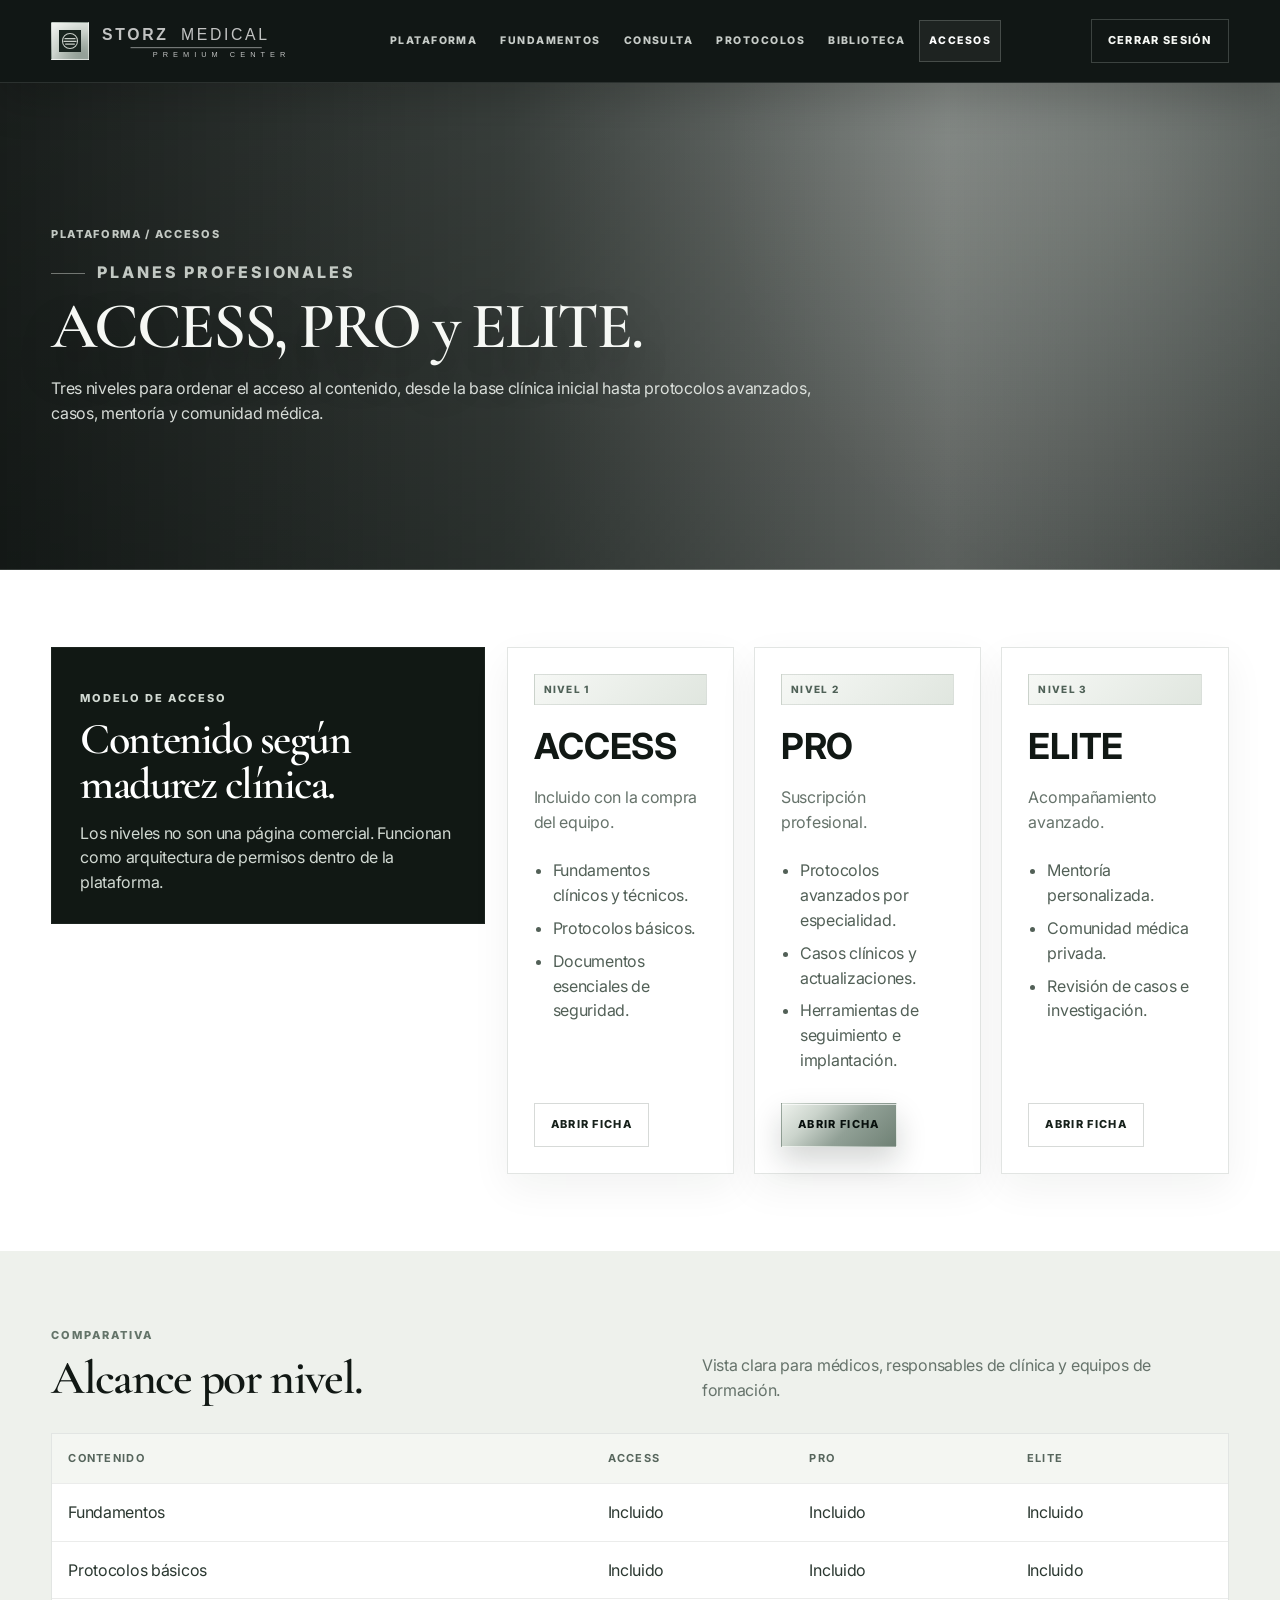
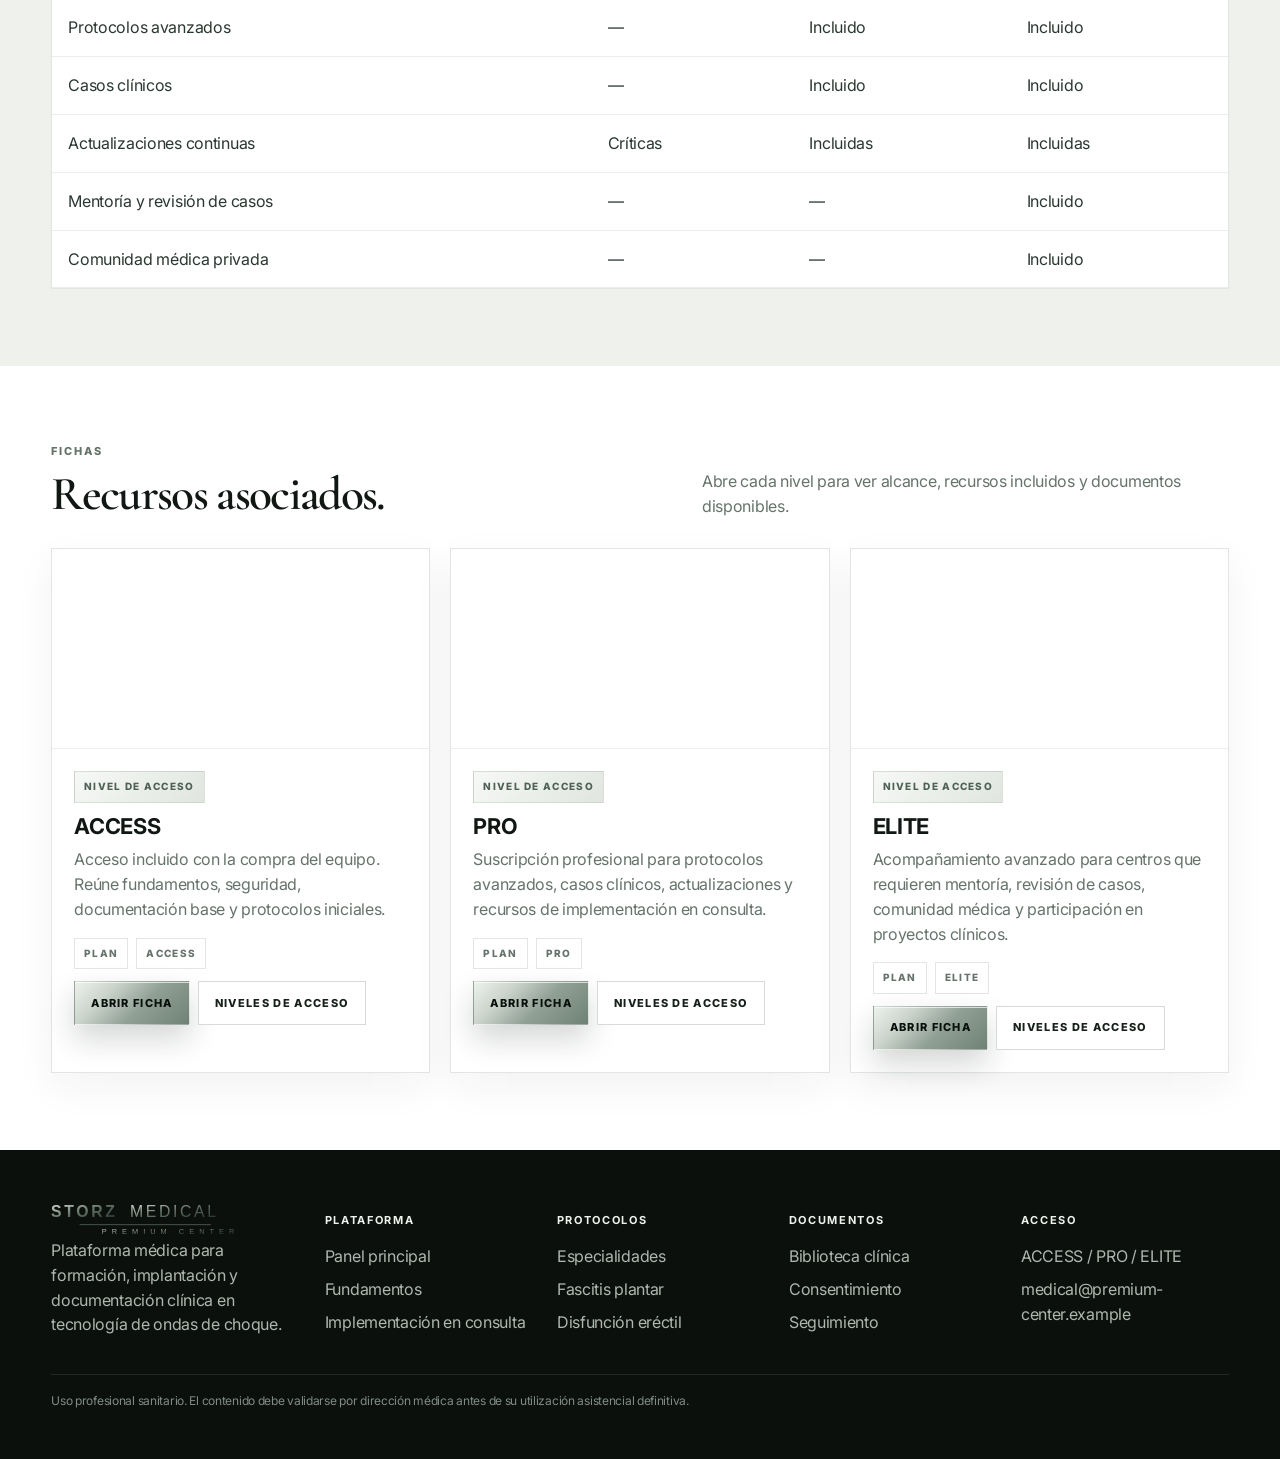
<file: accesos.html>
<!doctype html><html lang="es"><head><meta charset="utf-8"><meta name="viewport" content="width=device-width, initial-scale=1"><title>Accesos · STORZ Medical Premium Center</title><meta name="description" content="Niveles de acceso ACCESS PRO ELITE"><link rel="icon" href="[data-uri]"><style>@import url('https://fonts.googleapis.com/css2?family=Inter:wght@300;400;500;600;700;800&family=Cormorant+Garamond:wght@500;600&display=swap');
:root{
  --page:#f7f8f5;--paper:#ffffff;--paper2:#eef1ec;--ink:#111814;--text:#2b3831;--muted:#66736b;--line:rgba(73,88,78,.16);
  --brand:#637469;--brand2:#8d9a91;--metal:#d6d7d0;--deep:#111814;--deep2:#1a241f;--accent:#dad6c8;--ok:#607468;
  --shadow:0 22px 70px rgba(18,27,22,.11);--shadow2:0 10px 30px rgba(18,27,22,.08);--max:1510px;
}
*{box-sizing:border-box}html{scroll-behavior:smooth}body{margin:0;background:var(--page);color:var(--text);font-family:Inter,system-ui,-apple-system,Segoe UI,Arial,sans-serif;line-height:1.55;letter-spacing:-.018em}a{color:inherit;text-decoration:none}img{max-width:100%;display:block}.container{width:min(var(--max),100%);margin:0 auto;padding:0 clamp(18px,3vw,46px)}.hidden{display:none!important}
.btn{display:inline-flex;align-items:center;justify-content:center;gap:10px;min-height:44px;padding:12px 16px;border:1px solid rgba(73,88,78,.22);background:#fff;color:#17211b;font-size:11px;text-transform:uppercase;letter-spacing:.12em;font-weight:800;cursor:pointer;transition:.18s ease}.btn:hover{transform:translateY(-1px);box-shadow:0 10px 24px rgba(18,27,22,.09)}.btn.primary{background:linear-gradient(135deg,#eef0eb 0%,#c4cbc3 42%,#68786c 100%);border-color:transparent;color:#111814}.btn.dark{background:#111814;color:#fff;border-color:#111814}.btn.ghost{background:transparent}.tag,.micro{display:inline-flex;align-items:center;gap:7px;border:1px solid rgba(99,116,105,.18);background:#f2f4f0;color:#56655c;font-size:10px;text-transform:uppercase;letter-spacing:.13em;font-weight:800;padding:7px 9px}.micro{background:#fff;color:#66736b}.kicker,.eyebrow{font-size:11px;text-transform:uppercase;letter-spacing:.18em;color:#647469;font-weight:800;margin:0 0 10px}.eyebrow:before{content:"";width:34px;height:1px;background:#8d9a91;display:inline-block;margin-right:12px;vertical-align:middle}
h1,h2,h3{color:var(--ink)}h1,h2{font-family:"Cormorant Garamond",Georgia,serif;font-weight:600;letter-spacing:-.035em;line-height:1.02;margin:0}.section h2{font-size:clamp(34px,3.7vw,52px)}.page-title{font-size:clamp(38px,4.5vw,64px)}p{margin:0;color:var(--muted)}
.login-page{min-height:100vh;background:linear-gradient(135deg,#fbfcf8 0%,#eef1eb 52%,#d5ddd4 100%);padding:28px;display:grid;place-items:center}.login-frame{width:min(1220px,100%);min-height:690px;display:grid;grid-template-columns:.95fr 1.05fr;background:rgba(255,255,255,.86);border:1px solid rgba(95,112,101,.22);box-shadow:var(--shadow);overflow:hidden}.login-panel{padding:clamp(32px,5vw,60px);display:flex;flex-direction:column;justify-content:center}.login-logo{width:min(260px,70vw);margin-bottom:44px}.login-panel h1{font-size:clamp(42px,5vw,64px);max-width:560px;margin-bottom:18px}.login-panel p{max-width:570px}.login-form{display:grid;gap:15px;margin-top:28px;max-width:520px}.field{display:grid;gap:8px}.field label{font-size:11px;text-transform:uppercase;letter-spacing:.14em;font-weight:800;color:#617068}.field input{background:#fff;border:1px solid rgba(73,88,78,.22);padding:15px 14px;font-size:15px;outline:none;color:#111814}.field input:focus{border-color:#68786c;box-shadow:0 0 0 4px rgba(104,120,108,.12)}.login-note{font-size:12px;color:#6f7d75;border-left:2px solid #8d9a91;padding-left:12px;margin-top:15px}.login-visual{position:relative;min-height:520px;background:#d8ddd5;overflow:hidden}.login-visual:before{content:"";position:absolute;inset:0;background:linear-gradient(180deg,rgba(13,18,16,.03),rgba(13,18,16,.62)),url('https://images.unsplash.com/photo-1551076805-e1869033e561?auto=format&fit=crop&w=1900&q=82');background-size:cover;background-position:center}.login-visual-content{position:absolute;left:36px;right:36px;bottom:36px;color:#fff}.login-visual-content h2{font-size:clamp(30px,3.5vw,46px);color:#fff;margin:0 0 12px}.login-visual-content p{color:#e8eee8;max-width:620px}.access-strip{display:grid;grid-template-columns:repeat(3,1fr);gap:10px;margin-top:24px}.access-strip div{background:rgba(255,255,255,.16);border:1px solid rgba(255,255,255,.22);padding:13px}.access-strip strong{font-size:20px;display:block;color:#fff}.access-strip span{display:block;font-size:10px;text-transform:uppercase;letter-spacing:.14em;color:#dbe4dc}
.topbar{position:sticky;top:0;z-index:50;background:rgba(255,255,255,.92);backdrop-filter:blur(18px);border-bottom:1px solid var(--line)}.nav{height:80px;display:flex;align-items:center;justify-content:space-between;gap:18px}.brand{display:flex;align-items:center;gap:13px;min-width:210px}.brand img.logo{width:188px}.brand-mark{width:38px;height:38px;border:1px solid rgba(104,120,108,.28);display:grid;place-items:center;background:linear-gradient(145deg,#fff,#cfd6cf 58%,#58685d);box-shadow:inset 0 0 14px rgba(255,255,255,.46)}.brand-mark img{width:22px}.navlinks{display:flex;align-items:center;gap:3px}.navlinks a{font-size:10.5px;text-transform:uppercase;letter-spacing:.11em;color:#445048;padding:12px 9px;border:1px solid transparent;font-weight:800}.navlinks a:hover,.navlinks a.active{border-color:rgba(104,120,108,.25);background:#f1f3ef}.nav-actions{display:flex;align-items:center;gap:8px}.menu-toggle{display:none;width:46px;height:46px;background:#fff;border:1px solid var(--line);font-size:24px;color:#111814}.mobile-panel{display:none}
.hero-app{background:linear-gradient(180deg,#fff 0%,#f7f8f5 100%);border-bottom:1px solid var(--line);overflow:hidden}.hero-grid{display:grid;grid-template-columns:1.02fr .98fr;gap:clamp(28px,4vw,58px);align-items:center;padding-top:clamp(52px,6vw,82px);padding-bottom:clamp(52px,6vw,82px)}.hero-copy h1{font-size:clamp(42px,5.2vw,72px);max-width:820px}.hero-copy p{font-size:17px;max-width:720px;margin:22px 0 26px}.hero-actions{display:flex;flex-wrap:wrap;gap:12px}.hero-media{position:relative;min-height:480px;display:grid;align-items:end}.hero-media:before{content:"";position:absolute;inset:0;background:linear-gradient(180deg,rgba(17,24,20,.06),rgba(17,24,20,.48)),url('https://images.unsplash.com/photo-1519494026892-80bbd2d6fd0d?auto=format&fit=crop&w=1900&q=82');background-size:cover;background-position:center;border:1px solid rgba(73,88,78,.16);box-shadow:var(--shadow)}.brand-card{position:relative;margin:0 28px 28px;padding:22px;background:rgba(255,255,255,.84);border:1px solid rgba(73,88,78,.18);box-shadow:var(--shadow2);backdrop-filter:blur(10px)}.brand-card img{border:1px solid rgba(73,88,78,.15);margin-bottom:14px}.metric-row{display:grid;grid-template-columns:repeat(3,1fr);gap:10px}.metric{background:#f7f8f5;border:1px solid rgba(73,88,78,.12);padding:14px}.metric strong{display:block;font-size:24px;color:#111814}.metric span{display:block;font-size:10px;text-transform:uppercase;letter-spacing:.12em;color:#68766e;font-weight:800}.status-line{display:flex;flex-wrap:wrap;gap:9px;margin-top:24px}.pill{display:inline-flex;align-items:center;gap:8px;padding:9px 10px;background:#eef0eb;border:1px solid rgba(104,120,108,.16);font-size:10px;text-transform:uppercase;letter-spacing:.12em;font-weight:800;color:#526157}.pill:before{content:"";width:6px;height:6px;background:#68786c;border-radius:50%}
.section{padding:clamp(58px,6vw,88px) 0}.section.white{background:#fff}.section.soft{background:#eef1ec}.section.deep{background:#111814;color:#eef2ed}.section.deep h2,.section.deep h3{color:#fff}.section.deep p{color:#c4cec6}.section-head{display:grid;grid-template-columns:1.08fr .92fr;gap:32px;align-items:end;margin-bottom:30px}.section-head p{max-width:760px}.grid{display:grid;gap:20px}.cols-2{grid-template-columns:repeat(2,minmax(0,1fr))}.cols-3{grid-template-columns:repeat(3,minmax(0,1fr))}.cols-4{grid-template-columns:repeat(4,minmax(0,1fr))}.auto-grid{grid-template-columns:repeat(auto-fit,minmax(245px,1fr))}.tile{position:relative;min-height:335px;overflow:hidden;border:1px solid rgba(73,88,78,.15);background:#111814;display:flex;align-items:flex-end;box-shadow:0 16px 55px rgba(20,27,23,.10)}.tile:before{content:"";position:absolute;inset:0;background:linear-gradient(180deg,rgba(13,18,16,.04),rgba(13,18,16,.78)),var(--img);background-size:cover;background-position:center;transition:.35s ease}.tile:hover:before{transform:scale(1.035)}.tile-content{position:relative;z-index:2;padding:24px;color:#fff}.tile small{display:inline-flex;font-size:10px;text-transform:uppercase;letter-spacing:.15em;color:#e2e9e2;font-weight:800}.tile h3{font-size:clamp(24px,2.1vw,32px);line-height:1.04;margin:11px 0 9px;color:#fff}.tile p{color:#dbe4dc;margin-bottom:16px}.arrow{font-size:11px;text-transform:uppercase;letter-spacing:.13em;font-weight:800;color:#fff}.card{background:#fff;border:1px solid rgba(73,88,78,.14);box-shadow:0 14px 38px rgba(22,30,25,.055);display:flex;flex-direction:column;min-width:0;min-height:100%}.card-media{min-height:200px;background:var(--img);background-size:cover;background-position:center;border-bottom:1px solid rgba(73,88,78,.1)}.card-pad{padding:22px}.card h3{font-size:clamp(21px,1.7vw,27px);line-height:1.12;margin:11px 0 9px}.card p{margin-bottom:16px}.resource-meta,.resource-actions{display:flex;flex-wrap:wrap;gap:8px}.resource-actions{margin-top:auto;padding-top:12px}.program-row{display:grid;grid-template-columns:.42fr 1fr .28fr;gap:20px;align-items:start;border-top:1px solid var(--line);padding:24px 0}.program-row:first-child{border-top:0}.program-row h3{font-size:27px;margin:0}.program-row ul{margin:0;padding-left:18px;color:#526057}.program-row li{margin:5px 0}.program-row .number{font-family:"Cormorant Garamond",Georgia,serif;font-size:48px;line-height:1;color:#9aa59d}.filters{display:flex;flex-wrap:wrap;gap:8px;margin-bottom:24px}.filter-btn{border:1px solid rgba(99,116,105,.18);background:#fff;color:#56655c;padding:10px 12px;font-size:10px;text-transform:uppercase;letter-spacing:.12em;font-weight:800;cursor:pointer}.filter-btn.active,.filter-btn:hover{background:#111814;color:#fff;border-color:#111814}.searchbar{display:flex;gap:12px;margin-bottom:22px}.searchbar input{flex:1;min-width:220px;background:#fff;border:1px solid rgba(73,88,78,.18);padding:14px 15px;outline:none;color:#111814;font-size:15px}.searchbar input:focus{border-color:#68786c;box-shadow:0 0 0 4px rgba(104,120,108,.11)}.empty{display:none;padding:22px;background:#fff;border:1px solid var(--line);color:#65726a}.carousel-wrap{position:relative}.carousel{display:grid;grid-auto-flow:column;grid-auto-columns:minmax(290px,390px);gap:18px;overflow-x:auto;scroll-snap-type:x mandatory;padding-bottom:12px;scrollbar-width:thin}.carousel .card{scroll-snap-align:start}.carousel-controls{display:flex;gap:8px;justify-content:flex-end;margin-bottom:14px}.round{width:42px;height:42px;border:1px solid rgba(73,88,78,.2);background:#fff;color:#111814;cursor:pointer}.round:hover{background:#eef1ec}.split{display:grid;grid-template-columns:.95fr 1.05fr;gap:38px;align-items:center}.metal-panel{background:linear-gradient(135deg,#f8f9f5,#d9ded6 52%,#87968d);border:1px solid rgba(73,88,78,.18);padding:28px;color:#15201a;box-shadow:var(--shadow)}.metal-panel h3{font-size:clamp(34px,3vw,48px);margin:0 0 12px}.flow{display:grid;gap:12px}.flow-step{background:#fff;border:1px solid rgba(73,88,78,.14);padding:20px;display:grid;grid-template-columns:auto 1fr;gap:16px}.flow-step:before{content:"";width:16px;height:16px;border:2px solid #68786c;margin-top:5px}.flow-step h3{font-size:21px;margin:0 0 5px}.flow-step p{margin:0}.page-hero{background:#fff;border-bottom:1px solid var(--line);overflow:hidden}.page-hero .container{display:grid;grid-template-columns:1.15fr .85fr;gap:36px;align-items:end;padding-top:clamp(56px,6vw,86px);padding-bottom:clamp(42px,5vw,66px)}.page-hero p{font-size:16px;max-width:760px;margin-top:15px}.hero-image{min-height:292px;background:var(--hero-img);background-size:cover;background-position:center;border:1px solid rgba(73,88,78,.15);box-shadow:var(--shadow)}.breadcrumb{font-size:11px;text-transform:uppercase;letter-spacing:.15em;color:#68786c;font-weight:800;margin-bottom:16px}.breadcrumb a{color:#1d2923}.dashboard-grid{display:grid;grid-template-columns:minmax(190px,245px) 1fr;gap:24px}.rail{background:#fff;border:1px solid rgba(73,88,78,.14);padding:14px;align-self:start}.rail a{display:flex;justify-content:space-between;gap:10px;padding:13px;border-bottom:1px solid rgba(73,88,78,.08);color:#435149;font-weight:700;font-size:13px}.rail a:last-child{border-bottom:0}.rail a:hover{background:#f2f4f0}.statline{display:grid;grid-template-columns:repeat(4,1fr);gap:12px;margin-bottom:20px}.stat{background:#fff;border:1px solid rgba(73,88,78,.14);padding:17px}.stat strong{font-size:28px;color:#111814;display:block}.stat span{font-size:10px;text-transform:uppercase;letter-spacing:.12em;color:#66736b;font-weight:800}.access-card{background:#fff;border:1px solid rgba(73,88,78,.14);box-shadow:0 14px 38px rgba(22,30,25,.055);padding:26px;min-height:100%;display:flex;flex-direction:column}.access-card h3{font-size:clamp(30px,2.8vw,44px);margin:14px 0 10px}.access-card ul{margin:16px 0 22px;padding-left:19px;color:#526057}.access-card li{margin:8px 0}.access-card .btn{margin-top:auto;align-self:flex-start}.access-wide{display:grid;grid-template-columns:.75fr 1.25fr;gap:22px;align-items:start}.access-summary{background:#111814;color:#fff;border:1px solid rgba(73,88,78,.2);padding:28px}.access-summary h2{color:#fff;font-size:44px}.access-summary p{color:#d1d9d2;margin-top:14px}.compare-table{background:#fff;border:1px solid rgba(73,88,78,.14);overflow:auto}.compare-table table{width:100%;border-collapse:collapse;min-width:720px}.compare-table th,.compare-table td{padding:16px;border-bottom:1px solid rgba(73,88,78,.11);text-align:left}.compare-table th{font-size:11px;text-transform:uppercase;letter-spacing:.12em;color:#56655c;background:#f4f6f2}.detail-shell{background:#fff}.detail-layout{display:grid;grid-template-columns:minmax(0,2.25fr) minmax(260px,.75fr);gap:30px;align-items:start}.article{background:#fff;border:1px solid rgba(73,88,78,.12);padding:clamp(24px,3vw,38px)}.article h1{font-size:clamp(38px,4vw,58px);margin:12px 0 16px}.article h2{font-size:clamp(26px,2.4vw,36px);margin:34px 0 12px}.article p,.article li{color:#536159}.article ul{padding-left:20px}.article li{margin:8px 0}.clinical-list{display:grid;grid-template-columns:repeat(2,minmax(0,1fr));gap:12px;margin:18px 0}.clinical-list div{background:#f7f8f5;border:1px solid rgba(73,88,78,.12);padding:16px}.meta-panel{background:#f7f8f5;border:1px solid rgba(73,88,78,.13);padding:20px}.meta-panel dl{margin:0;display:grid;gap:14px}.meta-panel dt{font-size:10px;text-transform:uppercase;letter-spacing:.13em;color:#647469;font-weight:800}.meta-panel dd{margin:3px 0 0;color:#111814;font-weight:700}.download-strip{display:flex;flex-wrap:wrap;gap:10px;padding:18px;background:#f2f4f0;border:1px solid rgba(73,88,78,.12);margin:24px 0}.source-note{font-size:12px;border-left:2px solid #8d9a91;padding-left:12px;color:#66736b}.footer{padding:48px 0;background:#0b100d;color:#aeb7af}.footer-grid{display:grid;grid-template-columns:1.2fr repeat(4,1fr);gap:24px}.footer img{width:188px;opacity:.92}.footer p{color:#aeb7af}.footer h4{font-size:11px;text-transform:uppercase;letter-spacing:.15em;color:#eef2ed}.footer a{display:block;margin:8px 0;color:#aeb7af}.footer a:hover{color:#fff}.fineprint{border-top:1px solid rgba(255,255,255,.1);margin-top:32px;padding-top:17px;font-size:12px;color:#7f8b83}
@media (max-width:1180px){.navlinks,.nav-actions{display:none}.menu-toggle{display:block}.mobile-panel{display:none;position:absolute;top:80px;left:0;right:0;background:#fff;border-bottom:1px solid var(--line);padding:16px 24px;box-shadow:var(--shadow2)}.mobile-panel.open{display:grid}.mobile-panel a{padding:13px;border-bottom:1px solid rgba(73,88,78,.08);text-transform:uppercase;letter-spacing:.12em;font-size:12px;font-weight:800}.hero-grid,.page-hero .container,.split,.detail-layout,.access-wide,.dashboard-grid{grid-template-columns:1fr}.rail{display:grid;grid-template-columns:repeat(3,1fr);gap:8px}.rail a{border:1px solid rgba(73,88,78,.08)}.hero-media{min-height:390px}.statline{grid-template-columns:repeat(2,1fr)}.footer-grid{grid-template-columns:1.2fr 1fr 1fr}.program-row{grid-template-columns:.22fr 1fr}.program-row .btn{grid-column:2}}
@media (max-width:760px){.login-page{padding:14px}.login-frame{grid-template-columns:1fr;min-height:0}.login-visual{min-height:360px}.access-strip{grid-template-columns:1fr}.nav{height:74px}.brand img.logo{width:152px}.brand-mark{width:34px;height:34px}.mobile-panel{top:74px}.hero-grid{padding-top:42px;padding-bottom:42px}.hero-copy h1,.page-title{font-size:40px}.hero-copy p{font-size:15px}.section-head{grid-template-columns:1fr}.cols-2,.cols-3,.cols-4{grid-template-columns:1fr}.program-row{grid-template-columns:1fr}.program-row .number{font-size:38px}.program-row .btn{grid-column:auto}.rail{grid-template-columns:1fr}.statline{grid-template-columns:1fr}.searchbar{display:block}.searchbar input{width:100%;margin-bottom:10px}.clinical-list{grid-template-columns:1fr}.footer-grid{grid-template-columns:1fr}.carousel{grid-auto-columns:minmax(260px,88vw)}.brand-card{margin:0 16px 16px}.hero-media{min-height:320px}.article{padding:22px}.metric-row{grid-template-columns:1fr}.access-wide{gap:16px}}

/* === V6 HERO/TOPBAR OVERRIDE — applied over V4 without changing content or structure === */
:root{
  --v6-dark:#09110e;
  --v6-dark-2:#111c17;
  --v6-green:#6f8175;
  --v6-green-2:#aab6ad;
  --v6-metal:#d8ddd6;
}

.topbar{
  background:rgba(8,14,12,.96)!important;
  border-bottom:1px solid rgba(214,221,214,.13)!important;
  box-shadow:0 18px 40px rgba(0,0,0,.18);
}
.nav{height:82px!important;}
.brand img.logo{
  filter:brightness(0) invert(1) contrast(.82) opacity(.82);
}
.brand-mark{
  background:linear-gradient(145deg,#eef1ed 0%,#bfc8c0 52%,#617368 100%)!important;
  border-color:rgba(255,255,255,.20)!important;
}
.navlinks a{
  color:rgba(239,244,239,.82)!important;
  letter-spacing:.14em!important;
  border-color:transparent!important;
}
.navlinks a:hover,
.navlinks a.active{
  color:#fff!important;
  background:rgba(255,255,255,.055)!important;
  border-color:rgba(214,221,214,.22)!important;
}
.nav-actions .btn{
  background:transparent!important;
  color:#f5f7f3!important;
  border-color:rgba(214,221,214,.22)!important;
}
.menu-toggle{
  background:rgba(255,255,255,.05)!important;
  color:#fff!important;
  border-color:rgba(214,221,214,.18)!important;
}

.btn.primary{
  background:linear-gradient(135deg,#edf1ec 0%,#cbd4cc 28%,#91a096 58%,#6f8175 100%)!important;
  color:#08100d!important;
  border-color:rgba(255,255,255,.18)!important;
  box-shadow:inset 0 1px 0 rgba(255,255,255,.68),0 14px 30px rgba(16,27,21,.18)!important;
}
.btn.dark{
  background:linear-gradient(135deg,#17231d 0%,#08110e 100%)!important;
}

.hero-app{
  position:relative!important;
  background:
    linear-gradient(90deg,rgba(5,10,8,.88) 0%,rgba(8,15,12,.78) 38%,rgba(8,15,12,.42) 70%,rgba(8,15,12,.64) 100%),
    linear-gradient(180deg,rgba(21,34,27,.12),rgba(21,34,27,.35)),
    url('https://images.unsplash.com/photo-1519494026892-80bbd2d6fd0d?auto=format&fit=crop&w=2200&q=86') center/cover no-repeat!important;
  border-bottom:1px solid rgba(214,221,214,.12)!important;
  color:#eef3ee!important;
}
.hero-app:before{
  content:"";
  position:absolute;
  left:0;right:0;top:0;height:1px;
  background:linear-gradient(90deg,transparent,rgba(216,221,214,.32),transparent);
}
.hero-app .hero-grid{
  min-height:clamp(560px,68vh,760px)!important;
  padding-top:clamp(60px,7vw,105px)!important;
  padding-bottom:clamp(60px,7vw,105px)!important;
}
.hero-app .eyebrow,
.hero-app .kicker{color:rgba(228,235,228,.80)!important;}
.hero-app .eyebrow:before{background:rgba(216,221,214,.45)!important;}
.hero-app h1,
.hero-app h2,
.hero-app h3{color:#f6f8f5!important;}
.hero-app .hero-copy h1{
  font-size:clamp(42px,5.3vw,78px)!important;
  max-width:900px!important;
  text-shadow:0 22px 44px rgba(0,0,0,.32);
}
.hero-app .hero-copy p{
  color:rgba(240,245,240,.88)!important;
  max-width:760px!important;
}
.hero-app .pill{
  background:rgba(255,255,255,.08)!important;
  border-color:rgba(255,255,255,.16)!important;
  color:rgba(244,248,244,.88)!important;
}
.hero-app .pill:before{background:var(--v6-metal)!important;}
.hero-app .hero-media:before{
  background:
    linear-gradient(180deg,rgba(12,19,16,.10),rgba(12,19,16,.62)),
    url('https://images.unsplash.com/photo-1580281658626-ee379f3cce93?auto=format&fit=crop&w=1700&q=84') center/cover no-repeat!important;
  border-color:rgba(255,255,255,.16)!important;
}
.hero-app .hero-media:after{
  content:"";
  position:absolute;
  inset:22px;
  border:1px solid rgba(255,255,255,.10);
  pointer-events:none;
}
.hero-app .brand-card{
  background:rgba(239,243,239,.88)!important;
  border-color:rgba(255,255,255,.24)!important;
  box-shadow:0 30px 80px rgba(0,0,0,.28)!important;
  backdrop-filter:blur(12px);
}
.hero-app .brand-card:before{
  content:"";
  position:absolute;
  left:22px;right:22px;top:0;height:3px;
  background:linear-gradient(90deg,#d8ddd6,#6f8175,#d8ddd6);
}

.page-hero{
  position:relative!important;
  overflow:hidden!important;
  background:
    linear-gradient(90deg,rgba(5,10,8,.90) 0%,rgba(8,15,12,.76) 40%,rgba(8,15,12,.42) 74%,rgba(8,15,12,.62) 100%),
    linear-gradient(180deg,rgba(26,42,33,.14),rgba(5,10,8,.40)),
    var(--page-hero-bg, url('https://images.unsplash.com/photo-1579684385127-1ef15d508118?auto=format&fit=crop&w=2200&q=86')) center/cover no-repeat!important;
  border-bottom:1px solid rgba(214,221,214,.14)!important;
  color:#eef3ee!important;
}
.page-hero:before{
  content:"";
  position:absolute;
  inset:0;
  background:radial-gradient(circle at 88% 20%,rgba(203,212,204,.14),transparent 34%);
  pointer-events:none;
}
.page-hero .container{
  position:relative;
  z-index:1;
  grid-template-columns:minmax(0,950px)!important;
  align-items:center!important;
  min-height:clamp(440px,54vh,640px)!important;
  padding-top:clamp(70px,8vw,118px)!important;
  padding-bottom:clamp(70px,8vw,118px)!important;
}
.page-hero .hero-image{display:none!important;}
.page-hero .breadcrumb,
.page-hero .breadcrumb a,
.page-hero .eyebrow{color:rgba(231,237,231,.82)!important;}
.page-hero .eyebrow:before{background:rgba(216,221,214,.46)!important;}
.page-hero .page-title{
  color:#f6f8f5!important;
  font-size:clamp(40px,5.1vw,78px)!important;
  max-width:980px!important;
  text-shadow:0 22px 44px rgba(0,0,0,.34);
}
.page-hero p{
  color:rgba(240,245,240,.88)!important;
  max-width:760px!important;
}

.card,.access-card,.stat,.rail,.compare-table,.article,.meta-panel{
  border-color:rgba(83,101,91,.17)!important;
}
.card:hover,.access-card:hover{
  box-shadow:0 22px 58px rgba(18,27,22,.10)!important;
}
.tag{
  background:linear-gradient(135deg,#f6f8f5 0%,#e0e6df 100%)!important;
  color:#4f6157!important;
}
.section.deep{
  background:linear-gradient(180deg,#111c17 0%,#07100d 100%)!important;
}

@media (max-width:1180px){
  .mobile-panel{
    background:rgba(8,14,12,.98)!important;
    border-bottom-color:rgba(214,221,214,.16)!important;
  }
  .mobile-panel a{
    color:#eef3ee!important;
    border-bottom-color:rgba(214,221,214,.10)!important;
  }
  .hero-app .hero-grid{grid-template-columns:1fr!important;}
  .hero-app .hero-media{min-height:360px!important;}
}
@media (max-width:760px){
  .nav{height:74px!important;}
  .page-hero .container{min-height:420px!important;padding-top:56px!important;padding-bottom:56px!important;}
  .page-hero .page-title,.hero-app .hero-copy h1{font-size:clamp(38px,12vw,52px)!important;}
  .hero-app .hero-grid{min-height:auto!important;}
  .hero-app .hero-media{min-height:300px!important;}
}


/* ===== V8 MOBILE-FIRST RESPONSIVE PATCH ===== */
html,body{max-width:100%;overflow-x:hidden;-webkit-text-size-adjust:100%}
img{max-width:100%;height:auto}
.container{width:100%;max-width:min(var(--max),100%);padding-left:clamp(18px,4vw,54px);padding-right:clamp(18px,4vw,54px)}
.carousel{
  display:flex!important;
  grid-auto-flow:unset!important;
  grid-auto-columns:unset!important;
  overflow-x:auto!important;
  overflow-y:hidden!important;
  scroll-snap-type:x mandatory;
  -webkit-overflow-scrolling:touch;
  overscroll-behavior-x:contain;
  gap:18px;
  padding-bottom:18px;
  scrollbar-width:thin;
}
.carousel>*{
  flex:0 0 clamp(300px,34vw,420px);
  scroll-snap-align:start;
  scroll-snap-stop:always;
}
.carousel .card{height:auto}
.carousel-controls{display:flex;gap:8px}
.round{touch-action:manipulation}
.btn,.filter-btn,.menu-toggle{touch-action:manipulation}

@media (max-width:1180px){
  .carousel>*{flex-basis:clamp(300px,48vw,420px)}
  .mobile-panel.open{display:grid}
  .mobile-panel a{line-height:1.2}
}

@media (max-width:760px){
  body{font-size:15px;line-height:1.55}
  .container{padding-left:18px;padding-right:18px}
  .login-page{min-height:100svh;padding:0;display:block}
  .login-frame{width:100%;min-height:100svh;grid-template-columns:1fr;border:0;box-shadow:none}
  .login-panel{padding:24px 20px 26px}
  .login-logo{width:min(190px,66vw);margin-bottom:26px}
  .login-panel h1{font-size:clamp(34px,11vw,46px);line-height:1.02;letter-spacing:-.045em}
  .login-panel p{font-size:15px;line-height:1.55}
  .login-form{gap:12px;margin-top:22px}
  .field{gap:6px}
  .field input{width:100%;min-height:48px;font-size:16px}
  .login-form .btn,.login-form button{width:100%;min-height:50px}
  .login-note{font-size:12px;line-height:1.45}
  .login-visual{min-height:auto;padding:24px 20px 36px;background:linear-gradient(180deg,#17231d 0%,#0d1512 100%)}
  .login-visual:before{opacity:.22}
  .login-visual:after{inset:14px}
  .login-visual-content{position:relative;left:auto;right:auto;bottom:auto}
  .login-visual-content h2{font-size:clamp(26px,8vw,34px);line-height:1.08}
  .access-strip{grid-template-columns:1fr;gap:8px}
  .access-strip div{padding:12px}
  .access-strip strong{font-size:18px}
  .access-strip span{font-size:9px}

  .topbar{position:sticky}
  .nav{height:66px}
  .brand{min-width:auto;gap:9px}
  .brand img.logo{width:140px}
  .brand-mark{width:32px;height:32px}
  .menu-toggle{display:grid;place-items:center;min-width:44px;height:44px;font-size:22px}
  .mobile-panel{top:66px;padding:8px 18px 14px;max-height:calc(100svh - 66px);overflow:auto}
  .mobile-panel.open{display:grid;grid-template-columns:1fr}
  .mobile-panel a{padding:14px 2px;font-size:11px;letter-spacing:.12em}

  .hero-grid,.page-hero .container{grid-template-columns:1fr;gap:22px;padding-top:34px;padding-bottom:34px}
  .hero-copy h1,.page-title,.article h1{font-size:clamp(34px,11vw,46px);line-height:1.03}
  .hero-copy p,.page-hero p{font-size:15px;line-height:1.55;margin:16px 0 20px}
  .hero-actions{display:grid;grid-template-columns:1fr;gap:10px}
  .hero-actions .btn{width:100%}
  .status-line{display:grid;grid-template-columns:1fr;gap:8px}
  .pill{width:100%;justify-content:flex-start}
  .hero-media{min-height:320px}
  .brand-card{margin:0 12px 12px;padding:14px}
  .metric-row{grid-template-columns:1fr}
  .metric{padding:12px}

  .section{padding:44px 0}
  .section-head{grid-template-columns:1fr;gap:14px;margin-bottom:22px}
  .section h2{font-size:clamp(28px,9vw,38px);line-height:1.07}
  .kicker,.eyebrow{font-size:10px;letter-spacing:.16em}
  .grid.cols-3,.grid.cols-4,.grid.cols-2,.grid.auto-grid{grid-template-columns:1fr!important}
  .tile{min-height:300px}
  .tile-content{padding:20px}
  .tile h3{font-size:27px}
  .card-media{min-height:180px}
  .card-pad,.access-card,.stat,.article,.meta-panel{padding:18px}
  .card h3{font-size:23px}
  .resource-actions{display:grid;grid-template-columns:1fr;width:100%;gap:9px}
  .resource-actions .btn{width:100%}

  .carousel-controls{justify-content:flex-start;margin-top:-6px;margin-bottom:12px}
  .round{width:44px;height:44px;border-radius:999px}
  .carousel{
    margin-left:-18px;
    margin-right:-18px;
    padding-left:18px;
    padding-right:18px;
    scroll-padding-left:18px;
    gap:14px;
    touch-action:pan-x;
  }
  .carousel>.card,.carousel>*{
    flex:0 0 calc(88vw - 18px)!important;
    width:calc(88vw - 18px)!important;
    max-width:370px;
    min-width:272px;
  }
  .carousel .card{min-height:auto}

  .dashboard-grid,.split,.detail-layout,.access-wide{grid-template-columns:1fr!important}
  .rail{display:flex;overflow-x:auto;gap:8px;padding:10px;position:static;scroll-snap-type:x mandatory}
  .rail a{flex:0 0 auto;white-space:nowrap;border:1px solid rgba(73,88,78,.1);scroll-snap-align:start}
  .statline{grid-template-columns:1fr 1fr;gap:10px}
  .searchbar{display:block}
  .searchbar input{width:100%;min-height:48px;font-size:16px}
  .filters{
    display:flex;
    overflow-x:auto;
    flex-wrap:nowrap;
    padding-bottom:8px;
    margin-left:-18px;
    margin-right:-18px;
    padding-left:18px;
    padding-right:18px;
    scroll-snap-type:x mandatory;
  }
  .filter-btn{flex:0 0 auto;white-space:nowrap;scroll-snap-align:start}
  .clinical-list{grid-template-columns:1fr}
  .flow-step{grid-template-columns:1fr}
  .footer-grid{grid-template-columns:1fr;gap:16px}
}

@media (max-width:390px){
  .hero-copy h1,.page-title,.login-panel h1,.article h1{font-size:34px}
  .statline{grid-template-columns:1fr}
  .carousel>.card,.carousel>*{flex-basis:86vw!important;width:86vw!important}
  .brand img.logo{width:128px}
}

/* ===== V8 RESPONSIVE HOTFIX — no content changes ===== */
.login-page{
  background:
    linear-gradient(90deg,rgba(5,10,8,.92) 0%,rgba(8,15,12,.84) 42%,rgba(8,15,12,.55) 100%),
    linear-gradient(180deg,rgba(21,34,27,.18),rgba(21,34,27,.42)),
    url('https://images.unsplash.com/photo-1519494026892-80bbd2d6fd0d?auto=format&fit=crop&w=2200&q=86') center/cover no-repeat!important;
  color:#eef3ee!important;
}
.login-frame{
  background:rgba(8,14,12,.78)!important;
  border-color:rgba(214,221,214,.16)!important;
  box-shadow:0 34px 90px rgba(0,0,0,.34)!important;
  backdrop-filter:blur(14px);
}
.login-panel{
  background:linear-gradient(135deg,rgba(9,17,14,.92),rgba(17,28,23,.74))!important;
}
.login-logo{filter:brightness(0) invert(1) contrast(.86) opacity(.88)}
.login-panel h1,.login-panel h2{color:#f6f8f5!important;text-shadow:0 18px 40px rgba(0,0,0,.30)}
.login-panel p,.login-panel .login-note{color:rgba(238,243,238,.78)!important}
.login-panel .eyebrow,.login-panel .field label{color:rgba(231,237,231,.78)!important}
.login-panel .eyebrow:before{background:rgba(216,221,214,.46)!important}
.login-panel .field input{
  background:rgba(255,255,255,.08)!important;
  border-color:rgba(214,221,214,.20)!important;
  color:#fff!important;
}
.login-panel .field input:focus{border-color:rgba(216,221,214,.52)!important;box-shadow:0 0 0 4px rgba(216,221,214,.10)!important}
.login-panel .field input::placeholder{color:rgba(255,255,255,.50)!important}
.login-visual{background:#07100d!important}
.login-visual:before{
  background:linear-gradient(180deg,rgba(13,18,16,.08),rgba(13,18,16,.66)),url('https://images.unsplash.com/photo-1551076805-e1869033e561?auto=format&fit=crop&w=1900&q=82') center/cover no-repeat!important;
}

@media (max-width:860px){
  html,body{width:100%!important;max-width:100%!important;overflow-x:hidden!important}
  body{position:relative!important}
  main,.topbar,.hero-app,.page-hero,.section,.footer{width:100%!important;max-width:100vw!important;overflow-x:hidden!important}
  .container{
    width:100%!important;
    max-width:100%!important;
    padding-left:18px!important;
    padding-right:18px!important;
    margin-left:auto!important;
    margin-right:auto!important;
    min-width:0!important;
  }
  .nav{width:100%!important;max-width:100%!important;min-width:0!important;overflow:hidden!important}
  .brand{min-width:0!important;max-width:calc(100vw - 92px)!important;overflow:hidden!important}
  .brand img.logo{max-width:138px!important;width:138px!important}
  .hero-grid,.page-hero .container,.section-head,.dashboard-grid,.split,.detail-layout,.access-wide,
  .grid,.clinical-list,.footer-grid,.program-row,.flow-step{
    width:100%!important;
    max-width:100%!important;
    min-width:0!important;
    grid-template-columns:1fr!important;
  }
  .hero-copy,.hero-media,.section-head>*,.dashboard-grid>*,.split>*,.detail-layout>*,.access-wide>*,.grid>*,.program-row>*{
    min-width:0!important;
    max-width:100%!important;
  }
  .hero-copy h1,.page-title,.article h1{
    font-size:clamp(32px,9.2vw,42px)!important;
    line-height:1.04!important;
    overflow-wrap:break-word!important;
  }
  .section h2{font-size:clamp(27px,8vw,36px)!important;line-height:1.08!important}
  .hero-copy p,.page-hero p,.section-head p{font-size:15px!important;line-height:1.55!important;max-width:100%!important}
  .section{padding:42px 0!important}
  .page-hero .container{min-height:360px!important;padding-top:46px!important;padding-bottom:46px!important}

  .rail{
    display:flex!important;
    width:100%!important;
    max-width:100%!important;
    min-width:0!important;
    overflow-x:auto!important;
    overflow-y:hidden!important;
    -webkit-overflow-scrolling:touch!important;
    scroll-snap-type:x mandatory!important;
    gap:8px!important;
    padding:0 0 10px 0!important;
    margin:0 0 16px 0!important;
    background:transparent!important;
    border:0!important;
  }
  .rail a{
    flex:0 0 auto!important;
    min-width:max-content!important;
    max-width:none!important;
    white-space:nowrap!important;
    scroll-snap-align:start!important;
    padding:12px 14px!important;
    border:1px solid rgba(73,88,78,.12)!important;
    background:#fff!important;
  }
  .rail a span{margin-left:10px!important}

  .statline{
    display:grid!important;
    width:100%!important;
    max-width:100%!important;
    min-width:0!important;
    grid-template-columns:1fr!important;
    gap:10px!important;
    margin-bottom:18px!important;
  }
  .stat{
    width:100%!important;
    max-width:100%!important;
    min-width:0!important;
    padding:18px!important;
  }
  .stat strong{font-size:30px!important;line-height:1!important}

  .searchbar{display:block!important;width:100%!important;max-width:100%!important;min-width:0!important;margin-bottom:16px!important;overflow:visible!important}
  .searchbar input{width:100%!important;max-width:100%!important;min-width:0!important;font-size:16px!important;padding:14px!important;margin:0!important}
  .filters{
    display:flex!important;
    flex-wrap:nowrap!important;
    width:auto!important;
    max-width:none!important;
    overflow-x:auto!important;
    overflow-y:hidden!important;
    -webkit-overflow-scrolling:touch!important;
    scroll-snap-type:x mandatory!important;
    gap:8px!important;
    padding:0 18px 10px 18px!important;
    margin-left:-18px!important;
    margin-right:-18px!important;
    margin-bottom:18px!important;
  }
  .filter-btn{flex:0 0 auto!important;white-space:nowrap!important;scroll-snap-align:start!important}

  .card,.tile,.access-card,.article,.meta-panel,.metal-panel,.compare-table,.access-summary,
  [data-dashboard-latest]>*{
    width:100%!important;
    max-width:100%!important;
    min-width:0!important;
  }
  .card h3,.tile h3,.access-card h3,.article h1,.article h2{overflow-wrap:break-word!important;word-break:normal!important}
  .card-pad,.access-card,.article,.meta-panel,.metal-panel,.access-summary{padding:18px!important}
  .resource-meta,.resource-actions,.download-strip{max-width:100%!important;min-width:0!important}
  .resource-actions,.download-strip{display:grid!important;grid-template-columns:1fr!important;gap:9px!important}
  .resource-actions .btn,.download-strip .btn{width:100%!important}

  .carousel-wrap{width:100%!important;max-width:100%!important;min-width:0!important;overflow:hidden!important}
  .carousel{
    display:flex!important;
    width:100%!important;
    max-width:100%!important;
    min-width:0!important;
    overflow-x:auto!important;
    overflow-y:hidden!important;
    -webkit-overflow-scrolling:touch!important;
    overscroll-behavior-x:contain!important;
    scroll-snap-type:x mandatory!important;
    scroll-padding-left:0!important;
    gap:12px!important;
    padding:0 0 14px 0!important;
    margin:0!important;
    touch-action:pan-x!important;
  }
  .carousel>*{
    flex:0 0 min(84vw,340px)!important;
    width:min(84vw,340px)!important;
    max-width:min(84vw,340px)!important;
    min-width:0!important;
    scroll-snap-align:start!important;
    scroll-snap-stop:always!important;
  }
  .carousel .card{height:auto!important;min-height:0!important}
  .carousel-controls{display:flex!important;justify-content:flex-start!important;margin:0 0 12px 0!important;gap:8px!important}
  .round{width:44px!important;height:44px!important;min-width:44px!important}

  .login-page{min-height:100svh!important;padding:0!important;display:block!important}
  .login-frame{width:100%!important;min-height:100svh!important;grid-template-columns:1fr!important;border:0!important;box-shadow:none!important}
  .login-panel{padding:30px 20px 26px!important}
  .login-panel h1{font-size:clamp(32px,9vw,40px)!important;line-height:1.04!important}
  .login-panel p{font-size:15px!important;line-height:1.55!important}
  .login-logo{width:min(188px,62vw)!important;margin-bottom:24px!important}
  .login-form{width:100%!important;max-width:100%!important;gap:12px!important;margin-top:22px!important}
  .field input{width:100%!important;min-height:50px!important;font-size:16px!important}
  .login-form .btn,.login-form button{width:100%!important;min-height:52px!important}
  .login-visual{min-height:auto!important;padding:26px 20px 34px!important}
  .login-visual-content{position:relative!important;left:auto!important;right:auto!important;bottom:auto!important}
  .access-strip{grid-template-columns:1fr!important;gap:8px!important}
}

@media (min-width:520px) and (max-width:860px){
  .statline{grid-template-columns:repeat(2,minmax(0,1fr))!important}
}

@media (max-width:390px){
  .container{padding-left:16px!important;padding-right:16px!important}
  .filters{margin-left:-16px!important;margin-right:-16px!important;padding-left:16px!important;padding-right:16px!important}
  .hero-copy h1,.page-title,.article h1,.login-panel h1{font-size:32px!important}
  .carousel>*{flex-basis:82vw!important;width:82vw!important;max-width:82vw!important}
}
</style></head><body><header class="topbar"><div class="container nav"><a class="brand" href="plataforma.html"><span class="brand-mark"><img src="[data-uri]" alt=""></span><img class="logo" src="[data-uri]" alt="STORZ Medical Premium Center"></a><nav class="navlinks"><a data-nav href="plataforma.html">Plataforma</a><a data-nav href="fundamentos.html">Fundamentos</a><a data-nav href="implementacion.html">Consulta</a><a data-nav href="protocolos.html">Protocolos</a><a data-nav href="biblioteca.html">Biblioteca</a><a data-nav href="accesos.html">Accesos</a></nav><div class="nav-actions"><a class="btn" data-logout href="index.html">Cerrar sesión</a></div><button class="menu-toggle" aria-label="Abrir menú">☰</button></div><div class="mobile-panel"><a data-nav href="plataforma.html">Plataforma</a><a data-nav href="fundamentos.html">Fundamentos</a><a data-nav href="implementacion.html">Consulta</a><a data-nav href="protocolos.html">Protocolos</a><a data-nav href="biblioteca.html">Biblioteca</a><a data-nav href="accesos.html">Accesos</a><a data-logout href="index.html">Cerrar sesión</a></div></header><main><section class="page-hero"><div class="container"><div><div class="breadcrumb"><a href="plataforma.html">Plataforma</a> / Accesos</div><p class="eyebrow">Planes profesionales</p><h1 class="page-title">ACCESS, PRO y ELITE.</h1><p>Tres niveles para ordenar el acceso al contenido, desde la base clínica inicial hasta protocolos avanzados, casos, mentoría y comunidad médica.</p></div><div class="hero-image" style="--hero-img:url('https://images.unsplash.com/photo-1582719508461-905c673771fd?auto=format&fit=crop&w=1600&q=82')"></div></div></section><section class="section white"><div class="container"><div class="access-wide"><aside class="access-summary"><p class="kicker">Modelo de acceso</p><h2>Contenido según madurez clínica.</h2><p>Los niveles no son una página comercial. Funcionan como arquitectura de permisos dentro de la plataforma.</p></aside><div class="grid cols-3"><div class="access-card"><span class="tag">Nivel 1</span><h3>ACCESS</h3><p>Incluido con la compra del equipo.</p><ul><li>Fundamentos clínicos y técnicos.</li><li>Protocolos básicos.</li><li>Documentos esenciales de seguridad.</li></ul><a class="btn" href="detalle.html?id=acceso-access">Abrir ficha</a></div><div class="access-card"><span class="tag">Nivel 2</span><h3>PRO</h3><p>Suscripción profesional.</p><ul><li>Protocolos avanzados por especialidad.</li><li>Casos clínicos y actualizaciones.</li><li>Herramientas de seguimiento e implantación.</li></ul><a class="btn primary" href="detalle.html?id=acceso-pro">Abrir ficha</a></div><div class="access-card"><span class="tag">Nivel 3</span><h3>ELITE</h3><p>Acompañamiento avanzado.</p><ul><li>Mentoría personalizada.</li><li>Comunidad médica privada.</li><li>Revisión de casos e investigación.</li></ul><a class="btn" href="detalle.html?id=acceso-elite">Abrir ficha</a></div></div></div></div></section><section class="section soft"><div class="container"><div class="section-head"><div><p class="kicker">Comparativa</p><h2>Alcance por nivel.</h2></div><p>Vista clara para médicos, responsables de clínica y equipos de formación.</p></div><div class="compare-table"><table><thead><tr><th>Contenido</th><th>ACCESS</th><th>PRO</th><th>ELITE</th></tr></thead><tbody><tr><td>Fundamentos</td><td>Incluido</td><td>Incluido</td><td>Incluido</td></tr><tr><td>Protocolos básicos</td><td>Incluido</td><td>Incluido</td><td>Incluido</td></tr><tr><td>Protocolos avanzados</td><td>—</td><td>Incluido</td><td>Incluido</td></tr><tr><td>Casos clínicos</td><td>—</td><td>Incluido</td><td>Incluido</td></tr><tr><td>Actualizaciones continuas</td><td>Críticas</td><td>Incluidas</td><td>Incluidas</td></tr><tr><td>Mentoría y revisión de casos</td><td>—</td><td>—</td><td>Incluido</td></tr><tr><td>Comunidad médica privada</td><td>—</td><td>—</td><td>Incluido</td></tr></tbody></table></div></div></section><section class="section white"><div class="container"><div class="section-head"><div><p class="kicker">Fichas</p><h2>Recursos asociados.</h2></div><p>Abre cada nivel para ver alcance, recursos incluidos y documentos disponibles.</p></div><div class="grid cols-3" data-resource-grid data-category="accesos.html"></div></div></section></main><footer class="footer"><div class="container"><div class="footer-grid"><div><img src="[data-uri]" alt="STORZ Medical Premium Center"><p>Plataforma médica para formación, implantación y documentación clínica en tecnología de ondas de choque.</p></div><div><h4>Plataforma</h4><a href="plataforma.html">Panel principal</a><a href="fundamentos.html">Fundamentos</a><a href="implementacion.html">Implementación en consulta</a></div><div><h4>Protocolos</h4><a href="protocolos.html">Especialidades</a><a href="detalle.html?id=protocolo-fascitis-plantar">Fascitis plantar</a><a href="detalle.html?id=protocolo-disfuncion-erectil">Disfunción eréctil</a></div><div><h4>Documentos</h4><a href="biblioteca.html">Biblioteca clínica</a><a href="descargas/consentimiento-informado-ondas-de-choque.txt" download>Consentimiento</a><a href="descargas/hoja-seguimiento-paciente.txt" download>Seguimiento</a></div><div><h4>Acceso</h4><a href="accesos.html">ACCESS / PRO / ELITE</a><a href="mailto:medical@premium-center.example">medical@premium-center.example</a></div></div><div class="fineprint">Uso profesional sanitario. El contenido debe validarse por dirección médica antes de su utilización asistencial definitiva.</div></div></footer><script>window.Resources = [
  {
    "id": "fundamentos-tipos-ondas",
    "title": "Tipos de ondas de choque y criterios de uso",
    "type": "Fundamentos",
    "level": "Base",
    "category": "fundamentos.html",
    "categoryName": "Fundamentos",
    "image": "https://images.unsplash.com/photo-1579684385127-1ef15d508118?auto=format&fit=crop&w=1600&q=82",
    "summary": "Diferencia operativa entre ondas focales y radiales, profundidad de trabajo, dispersión energética y criterios de selección por tejido diana.",
    "bullets": [
      "Ondas focales: mayor precisión y mayor capacidad de focalización en estructuras profundas.",
      "Ondas radiales: aplicación superficial con distribución más amplia de energía.",
      "Elección de modalidad según diagnóstico, localización anatómica, profundidad y tolerancia del paciente."
    ],
    "objective": "Unificar el criterio de selección tecnológica antes de iniciar cualquier protocolo.",
    "specialty": "",
    "access": "ACCESS",
    "detail": "El módulo sitúa al médico en las diferencias prácticas entre tecnologías focales y radiales. La decisión no se presenta como una preferencia comercial, sino como una relación entre diagnóstico, profundidad anatómica, objetivo terapéutico, tolerancia del paciente, seguridad y documentación del procedimiento.",
    "clinical": [
      "Comparativa visual de modalidades",
      "Tabla de profundidad y tejido diana",
      "Checklist de decisión antes de tratar",
      "Errores frecuentes de selección"
    ],
    "source": ""
  },
  {
    "id": "fundamentos-mecanotransduccion",
    "title": "Mecanotransducción y respuesta biológica",
    "type": "Fundamentos",
    "level": "Base",
    "category": "fundamentos.html",
    "categoryName": "Fundamentos",
    "image": "https://images.unsplash.com/photo-1551076805-e1869033e561?auto=format&fit=crop&w=1600&q=82",
    "summary": "Explicación clínica de cómo un estímulo mecánico controlado puede activar respuestas celulares vinculadas a reparación, angiogénesis y modulación del dolor.",
    "bullets": [
      "Conversión del estímulo mecánico en señal celular.",
      "Respuesta tisular dependiente de dosis, tejido y fase clínica.",
      "Relación entre indicación médica, parámetros y seguimiento de resultados."
    ],
    "objective": "Entender el fundamento biológico sin convertirlo en una promesa terapéutica absoluta.",
    "specialty": "",
    "access": "ACCESS",
    "detail": "La mecanotransducción se explica desde un enfoque clínico: qué se busca modificar, qué variables influyen en la respuesta y por qué la indicación médica y la reevaluación son tan importantes como la aplicación técnica.",
    "clinical": [
      "Mapa de respuesta tisular",
      "Conceptos de dosis y tolerancia",
      "Señales de buena evolución",
      "Límites de interpretación clínica"
    ],
    "source": ""
  },
  {
    "id": "fundamentos-parametros",
    "title": "Parámetros: energía, frecuencia, profundidad e impulsos",
    "type": "Fundamentos",
    "level": "Base",
    "category": "fundamentos.html",
    "categoryName": "Fundamentos",
    "image": "https://images.unsplash.com/photo-1581093588401-fbb62a02f120?auto=format&fit=crop&w=1600&q=82",
    "summary": "Guía de lectura y registro de parámetros para reducir variabilidad, mejorar trazabilidad y facilitar la revisión clínica entre sesiones.",
    "bullets": [
      "Registro de modalidad, zona tratada, energía, frecuencia, número de impulsos y tolerancia.",
      "Ajuste progresivo según respuesta, dolor basal, sensibilidad y fase evolutiva.",
      "Criterios para pausar, modificar o reevaluar el plan terapéutico."
    ],
    "objective": "Convertir los parámetros en una herramienta clínica documentada, no en una cifra aislada.",
    "specialty": "",
    "access": "ACCESS",
    "detail": "El módulo no sustituye la ficha técnica del equipo ni el criterio del especialista. Ordena cómo documentar parámetros y cómo relacionarlos con tolerancia, localización, evolución y objetivos del tratamiento.",
    "clinical": [
      "Plantilla de registro de sesión",
      "Guía de tolerancia del paciente",
      "Variables por modalidad",
      "Revisión entre sesiones"
    ],
    "source": ""
  },
  {
    "id": "fundamentos-indicaciones",
    "title": "Indicaciones, contraindicaciones y cribado previo",
    "type": "Fundamentos",
    "level": "Base",
    "category": "fundamentos.html",
    "categoryName": "Fundamentos",
    "image": "https://images.unsplash.com/photo-1519494026892-80bbd2d6fd0d?auto=format&fit=crop&w=1600&q=82",
    "summary": "Mapa de indicaciones por especialidad, condiciones de exclusión y evaluación mínima antes de aplicar ondas de choque.",
    "bullets": [
      "Confirmación diagnóstica antes de iniciar tratamiento.",
      "Identificación de contraindicaciones absolutas y relativas.",
      "Consentimiento informado y expectativas realistas antes de la primera sesión."
    ],
    "objective": "Evitar usos inadecuados y asegurar seguridad clínica desde la indicación.",
    "specialty": "",
    "access": "ACCESS",
    "detail": "La indicación debe apoyarse en historia clínica, exploración y pruebas complementarias cuando proceda. El módulo refuerza el cribado previo, la documentación del consentimiento, la comunicación de límites y la decisión de derivar cuando el caso no encaje.",
    "clinical": [
      "Cribado pretratamiento",
      "Criterios de derivación",
      "Consentimiento informado",
      "Seguimiento de incidencias"
    ],
    "source": "Basado en estándares generales ISMST sobre diagnóstico previo, uso por profesionales cualificados y selección tecnológica según patología."
  },
  {
    "id": "fundamentos-seguridad",
    "title": "Seguridad clínica, documentación y trazabilidad",
    "type": "Fundamentos",
    "level": "Base",
    "category": "fundamentos.html",
    "categoryName": "Fundamentos",
    "image": "https://images.unsplash.com/photo-1497366754035-f200968a6e72?auto=format&fit=crop&w=1600&q=82",
    "summary": "Sistema mínimo de seguridad para registrar indicación, parámetros, evolución clínica, eventos adversos y continuidad asistencial.",
    "bullets": [
      "Historia clínica y evaluación inicial documentada.",
      "Registro estructurado de cada sesión.",
      "Revisión de respuesta y eventos antes de continuar el tratamiento."
    ],
    "objective": "Crear una base homogénea de seguridad y calidad asistencial.",
    "specialty": "",
    "access": "ACCESS",
    "detail": "La seguridad se trabaja como proceso: cribado, consentimiento, aplicación, registro, reevaluación y cierre del episodio. La plataforma permite estandarizar la documentación clínica y reducir variabilidad entre profesionales.",
    "clinical": [
      "Historia clínica mínima",
      "Registro de parámetros",
      "Escalas de evolución",
      "Alertas de seguridad"
    ],
    "source": ""
  },
  {
    "id": "consulta-introduccion",
    "title": "Introducción de la tecnología en consulta",
    "type": "Implementación",
    "level": "Intermedio",
    "category": "implementacion.html",
    "categoryName": "Implementación en consulta",
    "image": "https://images.unsplash.com/photo-1519494026892-80bbd2d6fd0d?auto=format&fit=crop&w=1600&q=82",
    "summary": "Ruta asistencial para incorporar ondas de choque en la agenda médica sin alterar la calidad del diagnóstico ni el seguimiento del paciente.",
    "bullets": [
      "Definición de circuito: indicación, información, consentimiento, sesión y revisión.",
      "Asignación de roles entre médico, enfermería, fisioterapia o personal auxiliar.",
      "Control de tiempos, sala, preparación del paciente y documentación."
    ],
    "objective": "Integrar la tecnología en la práctica diaria con un circuito seguro y repetible.",
    "specialty": "",
    "access": "PRO",
    "detail": "El módulo convierte la tecnología en un proceso asistencial completo. Define cómo entra el paciente, quién valida la indicación, qué información recibe, cuándo se obtiene el consentimiento, cómo se registra cada sesión y cómo se decide la continuidad.",
    "clinical": [
      "Circuito asistencial recomendado",
      "Roles del equipo",
      "Preparación de sala",
      "Documentación por sesión"
    ],
    "source": ""
  },
  {
    "id": "consulta-viabilidad",
    "title": "Viabilidad asistencial y modelo de servicio",
    "type": "Implementación",
    "level": "Intermedio",
    "category": "implementacion.html",
    "categoryName": "Implementación en consulta",
    "image": "https://images.unsplash.com/photo-1497366754035-f200968a6e72?auto=format&fit=crop&w=1600&q=82",
    "summary": "Diseño de un servicio clínico sostenible: agenda, duración de sesión, continuidad del tratamiento, seguimiento y calidad percibida.",
    "bullets": [
      "Capacidad semanal según agenda, especialidad y duración de cada episodio terapéutico.",
      "Definición de programas por indicación con revisiones clínicas intermedias.",
      "Indicadores de actividad, adherencia, satisfacción y evolución clínica."
    ],
    "objective": "Asegurar que la implantación sea viable, medible y coherente con la práctica médica.",
    "specialty": "",
    "access": "PRO",
    "detail": "El enfoque se centra en viabilidad asistencial, no en vender tratamientos de forma indiscriminada. La plataforma ayuda a ordenar agenda, recursos, tiempos, indicaciones, revisiones y métricas de continuidad.",
    "clinical": [
      "Agenda y capacidad",
      "Indicadores de seguimiento",
      "Recurrencia clínica",
      "Calidad percibida"
    ],
    "source": ""
  },
  {
    "id": "consulta-programas",
    "title": "Programas terapéuticos por indicación",
    "type": "Implementación",
    "level": "Intermedio",
    "category": "implementacion.html",
    "categoryName": "Implementación en consulta",
    "image": "https://images.unsplash.com/photo-1551076805-e1869033e561?auto=format&fit=crop&w=1600&q=82",
    "summary": "Estructuración de tratamientos por patología, número de sesiones previsto, reevaluación y criterios de continuidad o cierre.",
    "bullets": [
      "Plan inicial vinculado a diagnóstico y objetivos.",
      "Reevaluación por respuesta clínica y tolerancia.",
      "Criterios de alta, mantenimiento, derivación o cambio de abordaje."
    ],
    "objective": "Evitar tratamientos improvisados y facilitar planes coherentes con la evolución del paciente.",
    "specialty": "",
    "access": "PRO",
    "detail": "El médico trabaja con programas orientados por indicación. Cada programa incluye diagnóstico, objetivo terapéutico, número de sesiones planificado, revisión, combinación terapéutica y criterios de cierre.",
    "clinical": [
      "Plan inicial",
      "Revisión intermedia",
      "Criterios de alta",
      "Combinaciones terapéuticas"
    ],
    "source": ""
  },
  {
    "id": "consulta-comunicacion",
    "title": "Comunicación clínica con el paciente",
    "type": "Implementación",
    "level": "Intermedio",
    "category": "implementacion.html",
    "categoryName": "Implementación en consulta",
    "image": "https://images.unsplash.com/photo-1551076805-e1869033e561?auto=format&fit=crop&w=1600&q=82",
    "summary": "Mensajes clínicos para explicar indicación, expectativas, molestias posibles, tiempos de respuesta y participación activa del paciente.",
    "bullets": [
      "Explicación clara sin prometer resultados absolutos.",
      "Lenguaje adaptado a nivel de comprensión y patología.",
      "Refuerzo de adherencia, autocuidado y seguimiento."
    ],
    "objective": "Mejorar comprensión, consentimiento y adherencia al plan terapéutico.",
    "specialty": "",
    "access": "PRO",
    "detail": "La comunicación clínica se estructura para que el paciente entienda qué se hace, por qué se indica, qué puede sentir, cuándo se revisa la respuesta y qué debe hacer entre sesiones.",
    "clinical": [
      "Guion de primera consulta",
      "Información antes de sesión",
      "Manejo de expectativas",
      "Mensajes de seguimiento"
    ],
    "source": ""
  },
  {
    "id": "consulta-adherencia",
    "title": "Seguimiento, expectativas y adherencia",
    "type": "Implementación",
    "level": "Intermedio",
    "category": "implementacion.html",
    "categoryName": "Implementación en consulta",
    "image": "https://images.unsplash.com/photo-1579684385127-1ef15d508118?auto=format&fit=crop&w=1600&q=82",
    "summary": "Sistema de seguimiento para reducir abandonos, detectar incidencias y mantener coherencia entre sesiones.",
    "bullets": [
      "Evaluación basal y registro de evolución.",
      "Mensajes de seguimiento y recordatorios clínicos.",
      "Decisiones de continuidad basadas en respuesta y tolerancia."
    ],
    "objective": "Mantener continuidad terapéutica y mejorar la calidad del seguimiento.",
    "specialty": "",
    "access": "PRO",
    "detail": "La adherencia se trabaja desde la información inicial, los recordatorios, la monitorización de respuesta y la claridad de próximos pasos. Cada sesión debe cerrar con una indicación documentada.",
    "clinical": [
      "Escalas de dolor/función",
      "Seguimiento entre sesiones",
      "Criterios de alerta",
      "Cierre del episodio"
    ],
    "source": ""
  },
  {
    "id": "protocolo-tendinopatias",
    "title": "Tendinopatías",
    "type": "Protocolo clínico",
    "level": "Avanzado",
    "category": "protocolos.html",
    "categoryName": "Protocolos clínicos",
    "image": "https://images.unsplash.com/photo-1571019613914-85f342c6a11e?auto=format&fit=crop&w=1600&q=82",
    "summary": "Abordaje de tendinopatías con evaluación funcional, localización precisa, modulación de carga y seguimiento de dolor y función.",
    "bullets": [
      "Evaluación inicial, diagnóstico diferencial y criterios de inclusión/exclusión.",
      "Aplicación documentada: zona, modalidad, parámetros, tolerancia y respuesta inmediata.",
      "Revisión de evolución, educación del paciente y combinación terapéutica cuando proceda."
    ],
    "objective": "Facilitar una aplicación clínica ordenada, segura y reproducible dentro de la especialidad.",
    "specialty": "Rehabilitación y Traumatología",
    "access": "PRO",
    "detail": "Tendinopatías dispone de una ficha clínica específica con criterios de indicación, preparación, registro de sesión, seguimiento y señales de reevaluación. El protocolo se plantea como guía de trabajo para profesionales sanitarios y debe adaptarse al diagnóstico, la ficha técnica del equipo y el criterio del especialista.",
    "clinical": [
      "Video clínico explicativo",
      "Protocolo descargable",
      "Caso clínico documentado",
      "Errores frecuentes",
      "Combinaciones terapéuticas",
      "Consentimiento informado",
      "Perlas clínicas"
    ],
    "source": ""
  },
  {
    "id": "protocolo-fascitis-plantar",
    "title": "Fascitis plantar",
    "type": "Protocolo clínico",
    "level": "Avanzado",
    "category": "protocolos.html",
    "categoryName": "Protocolos clínicos",
    "image": "https://images.unsplash.com/photo-1571019613914-85f342c6a11e?auto=format&fit=crop&w=1600&q=82",
    "summary": "Protocolo para dolor plantar persistente, con cribado biomecánico, educación, control de carga y revisión de respuesta clínica.",
    "bullets": [
      "Evaluación inicial, diagnóstico diferencial y criterios de inclusión/exclusión.",
      "Aplicación documentada: zona, modalidad, parámetros, tolerancia y respuesta inmediata.",
      "Revisión de evolución, educación del paciente y combinación terapéutica cuando proceda."
    ],
    "objective": "Facilitar una aplicación clínica ordenada, segura y reproducible dentro de la especialidad.",
    "specialty": "Rehabilitación y Traumatología",
    "access": "PRO",
    "detail": "Fascitis plantar dispone de una ficha clínica específica con criterios de indicación, preparación, registro de sesión, seguimiento y señales de reevaluación. El protocolo se plantea como guía de trabajo para profesionales sanitarios y debe adaptarse al diagnóstico, la ficha técnica del equipo y el criterio del especialista.",
    "clinical": [
      "Video clínico explicativo",
      "Protocolo descargable",
      "Caso clínico documentado",
      "Errores frecuentes",
      "Combinaciones terapéuticas",
      "Consentimiento informado",
      "Perlas clínicas"
    ],
    "source": ""
  },
  {
    "id": "protocolo-calcificaciones",
    "title": "Calcificaciones tendinosas",
    "type": "Protocolo clínico",
    "level": "Avanzado",
    "category": "protocolos.html",
    "categoryName": "Protocolos clínicos",
    "image": "https://images.unsplash.com/photo-1571019613914-85f342c6a11e?auto=format&fit=crop&w=1600&q=82",
    "summary": "Plan clínico para calcificaciones, con confirmación por imagen, localización anatómica y seguimiento de dolor, movilidad y función.",
    "bullets": [
      "Evaluación inicial, diagnóstico diferencial y criterios de inclusión/exclusión.",
      "Aplicación documentada: zona, modalidad, parámetros, tolerancia y respuesta inmediata.",
      "Revisión de evolución, educación del paciente y combinación terapéutica cuando proceda."
    ],
    "objective": "Facilitar una aplicación clínica ordenada, segura y reproducible dentro de la especialidad.",
    "specialty": "Rehabilitación y Traumatología",
    "access": "PRO",
    "detail": "Calcificaciones tendinosas dispone de una ficha clínica específica con criterios de indicación, preparación, registro de sesión, seguimiento y señales de reevaluación. El protocolo se plantea como guía de trabajo para profesionales sanitarios y debe adaptarse al diagnóstico, la ficha técnica del equipo y el criterio del especialista.",
    "clinical": [
      "Video clínico explicativo",
      "Protocolo descargable",
      "Caso clínico documentado",
      "Errores frecuentes",
      "Combinaciones terapéuticas",
      "Consentimiento informado",
      "Perlas clínicas"
    ],
    "source": ""
  },
  {
    "id": "protocolo-dolor-cronico",
    "title": "Dolor crónico",
    "type": "Protocolo clínico",
    "level": "Avanzado",
    "category": "protocolos.html",
    "categoryName": "Protocolos clínicos",
    "image": "https://images.unsplash.com/photo-1511174511562-5f7f18b874f8?auto=format&fit=crop&w=1600&q=82",
    "summary": "Abordaje complementario en dolor persistente, con selección cuidadosa del paciente, objetivos realistas y medición de respuesta.",
    "bullets": [
      "Evaluación inicial, diagnóstico diferencial y criterios de inclusión/exclusión.",
      "Aplicación documentada: zona, modalidad, parámetros, tolerancia y respuesta inmediata.",
      "Revisión de evolución, educación del paciente y combinación terapéutica cuando proceda."
    ],
    "objective": "Facilitar una aplicación clínica ordenada, segura y reproducible dentro de la especialidad.",
    "specialty": "Medicina del Dolor",
    "access": "PRO",
    "detail": "Dolor crónico dispone de una ficha clínica específica con criterios de indicación, preparación, registro de sesión, seguimiento y señales de reevaluación. El protocolo se plantea como guía de trabajo para profesionales sanitarios y debe adaptarse al diagnóstico, la ficha técnica del equipo y el criterio del especialista.",
    "clinical": [
      "Video clínico explicativo",
      "Protocolo descargable",
      "Caso clínico documentado",
      "Errores frecuentes",
      "Combinaciones terapéuticas",
      "Consentimiento informado",
      "Perlas clínicas"
    ],
    "source": ""
  },
  {
    "id": "protocolo-dolor-miofascial",
    "title": "Dolor miofascial",
    "type": "Protocolo clínico",
    "level": "Avanzado",
    "category": "protocolos.html",
    "categoryName": "Protocolos clínicos",
    "image": "https://images.unsplash.com/photo-1511174511562-5f7f18b874f8?auto=format&fit=crop&w=1600&q=82",
    "summary": "Ruta de tratamiento para puntos dolorosos miofasciales, integrando exploración, educación, terapia manual y seguimiento.",
    "bullets": [
      "Evaluación inicial, diagnóstico diferencial y criterios de inclusión/exclusión.",
      "Aplicación documentada: zona, modalidad, parámetros, tolerancia y respuesta inmediata.",
      "Revisión de evolución, educación del paciente y combinación terapéutica cuando proceda."
    ],
    "objective": "Facilitar una aplicación clínica ordenada, segura y reproducible dentro de la especialidad.",
    "specialty": "Medicina del Dolor",
    "access": "PRO",
    "detail": "Dolor miofascial dispone de una ficha clínica específica con criterios de indicación, preparación, registro de sesión, seguimiento y señales de reevaluación. El protocolo se plantea como guía de trabajo para profesionales sanitarios y debe adaptarse al diagnóstico, la ficha técnica del equipo y el criterio del especialista.",
    "clinical": [
      "Video clínico explicativo",
      "Protocolo descargable",
      "Caso clínico documentado",
      "Errores frecuentes",
      "Combinaciones terapéuticas",
      "Consentimiento informado",
      "Perlas clínicas"
    ],
    "source": ""
  },
  {
    "id": "protocolo-dolor-pelvico-cronico",
    "title": "Dolor pélvico crónico",
    "type": "Protocolo clínico",
    "level": "Avanzado",
    "category": "protocolos.html",
    "categoryName": "Protocolos clínicos",
    "image": "https://images.unsplash.com/photo-1584515979956-d9f6e5d09982?auto=format&fit=crop&w=1600&q=82",
    "summary": "Ficha clínica para dolor pélvico persistente, con enfoque multidisciplinar, cribado de alarma y coordinación con suelo pélvico.",
    "bullets": [
      "Evaluación inicial, diagnóstico diferencial y criterios de inclusión/exclusión.",
      "Aplicación documentada: zona, modalidad, parámetros, tolerancia y respuesta inmediata.",
      "Revisión de evolución, educación del paciente y combinación terapéutica cuando proceda."
    ],
    "objective": "Facilitar una aplicación clínica ordenada, segura y reproducible dentro de la especialidad.",
    "specialty": "Ginecología Funcional y Regenerativa",
    "access": "PRO",
    "detail": "Dolor pélvico crónico dispone de una ficha clínica específica con criterios de indicación, preparación, registro de sesión, seguimiento y señales de reevaluación. El protocolo se plantea como guía de trabajo para profesionales sanitarios y debe adaptarse al diagnóstico, la ficha técnica del equipo y el criterio del especialista.",
    "clinical": [
      "Video clínico explicativo",
      "Protocolo descargable",
      "Caso clínico documentado",
      "Errores frecuentes",
      "Combinaciones terapéuticas",
      "Consentimiento informado",
      "Perlas clínicas"
    ],
    "source": ""
  },
  {
    "id": "protocolo-dismenorrea",
    "title": "Dismenorrea",
    "type": "Protocolo clínico",
    "level": "Avanzado",
    "category": "protocolos.html",
    "categoryName": "Protocolos clínicos",
    "image": "https://images.unsplash.com/photo-1584515979956-d9f6e5d09982?auto=format&fit=crop&w=1600&q=82",
    "summary": "Abordaje complementario bajo diagnóstico ginecológico, con evaluación de dolor, impacto funcional y criterios de derivación.",
    "bullets": [
      "Evaluación inicial, diagnóstico diferencial y criterios de inclusión/exclusión.",
      "Aplicación documentada: zona, modalidad, parámetros, tolerancia y respuesta inmediata.",
      "Revisión de evolución, educación del paciente y combinación terapéutica cuando proceda."
    ],
    "objective": "Facilitar una aplicación clínica ordenada, segura y reproducible dentro de la especialidad.",
    "specialty": "Ginecología Funcional y Regenerativa",
    "access": "PRO",
    "detail": "Dismenorrea dispone de una ficha clínica específica con criterios de indicación, preparación, registro de sesión, seguimiento y señales de reevaluación. El protocolo se plantea como guía de trabajo para profesionales sanitarios y debe adaptarse al diagnóstico, la ficha técnica del equipo y el criterio del especialista.",
    "clinical": [
      "Video clínico explicativo",
      "Protocolo descargable",
      "Caso clínico documentado",
      "Errores frecuentes",
      "Combinaciones terapéuticas",
      "Consentimiento informado",
      "Perlas clínicas"
    ],
    "source": ""
  },
  {
    "id": "protocolo-dispareunia",
    "title": "Dispareunia",
    "type": "Protocolo clínico",
    "level": "Avanzado",
    "category": "protocolos.html",
    "categoryName": "Protocolos clínicos",
    "image": "https://images.unsplash.com/photo-1584515979956-d9f6e5d09982?auto=format&fit=crop&w=1600&q=82",
    "summary": "Protocolo de valoración y acompañamiento clínico en dolor con las relaciones, integrando consentimiento, educación y seguimiento.",
    "bullets": [
      "Evaluación inicial, diagnóstico diferencial y criterios de inclusión/exclusión.",
      "Aplicación documentada: zona, modalidad, parámetros, tolerancia y respuesta inmediata.",
      "Revisión de evolución, educación del paciente y combinación terapéutica cuando proceda."
    ],
    "objective": "Facilitar una aplicación clínica ordenada, segura y reproducible dentro de la especialidad.",
    "specialty": "Ginecología Funcional y Regenerativa",
    "access": "PRO",
    "detail": "Dispareunia dispone de una ficha clínica específica con criterios de indicación, preparación, registro de sesión, seguimiento y señales de reevaluación. El protocolo se plantea como guía de trabajo para profesionales sanitarios y debe adaptarse al diagnóstico, la ficha técnica del equipo y el criterio del especialista.",
    "clinical": [
      "Video clínico explicativo",
      "Protocolo descargable",
      "Caso clínico documentado",
      "Errores frecuentes",
      "Combinaciones terapéuticas",
      "Consentimiento informado",
      "Perlas clínicas"
    ],
    "source": ""
  },
  {
    "id": "protocolo-vulvodinia",
    "title": "Vulvodinia",
    "type": "Protocolo clínico",
    "level": "Avanzado",
    "category": "protocolos.html",
    "categoryName": "Protocolos clínicos",
    "image": "https://images.unsplash.com/photo-1584515979956-d9f6e5d09982?auto=format&fit=crop&w=1600&q=82",
    "summary": "Ficha de manejo complementario en dolor vulvar persistente, priorizando diagnóstico diferencial, sensibilidad tisular y coordinación terapéutica.",
    "bullets": [
      "Evaluación inicial, diagnóstico diferencial y criterios de inclusión/exclusión.",
      "Aplicación documentada: zona, modalidad, parámetros, tolerancia y respuesta inmediata.",
      "Revisión de evolución, educación del paciente y combinación terapéutica cuando proceda."
    ],
    "objective": "Facilitar una aplicación clínica ordenada, segura y reproducible dentro de la especialidad.",
    "specialty": "Ginecología Funcional y Regenerativa",
    "access": "PRO",
    "detail": "Vulvodinia dispone de una ficha clínica específica con criterios de indicación, preparación, registro de sesión, seguimiento y señales de reevaluación. El protocolo se plantea como guía de trabajo para profesionales sanitarios y debe adaptarse al diagnóstico, la ficha técnica del equipo y el criterio del especialista.",
    "clinical": [
      "Video clínico explicativo",
      "Protocolo descargable",
      "Caso clínico documentado",
      "Errores frecuentes",
      "Combinaciones terapéuticas",
      "Consentimiento informado",
      "Perlas clínicas"
    ],
    "source": ""
  },
  {
    "id": "protocolo-vaginismo",
    "title": "Vaginismo",
    "type": "Protocolo clínico",
    "level": "Avanzado",
    "category": "protocolos.html",
    "categoryName": "Protocolos clínicos",
    "image": "https://images.unsplash.com/photo-1584515979956-d9f6e5d09982?auto=format&fit=crop&w=1600&q=82",
    "summary": "Abordaje gradual y coordinado, con consentimiento reforzado, educación, trabajo de suelo pélvico y seguimiento estrecho.",
    "bullets": [
      "Evaluación inicial, diagnóstico diferencial y criterios de inclusión/exclusión.",
      "Aplicación documentada: zona, modalidad, parámetros, tolerancia y respuesta inmediata.",
      "Revisión de evolución, educación del paciente y combinación terapéutica cuando proceda."
    ],
    "objective": "Facilitar una aplicación clínica ordenada, segura y reproducible dentro de la especialidad.",
    "specialty": "Ginecología Funcional y Regenerativa",
    "access": "PRO",
    "detail": "Vaginismo dispone de una ficha clínica específica con criterios de indicación, preparación, registro de sesión, seguimiento y señales de reevaluación. El protocolo se plantea como guía de trabajo para profesionales sanitarios y debe adaptarse al diagnóstico, la ficha técnica del equipo y el criterio del especialista.",
    "clinical": [
      "Video clínico explicativo",
      "Protocolo descargable",
      "Caso clínico documentado",
      "Errores frecuentes",
      "Combinaciones terapéuticas",
      "Consentimiento informado",
      "Perlas clínicas"
    ],
    "source": ""
  },
  {
    "id": "protocolo-cicatrices-obstetricas",
    "title": "Cicatrices obstétricas",
    "type": "Protocolo clínico",
    "level": "Avanzado",
    "category": "protocolos.html",
    "categoryName": "Protocolos clínicos",
    "image": "https://images.unsplash.com/photo-1584515979956-d9f6e5d09982?auto=format&fit=crop&w=1600&q=82",
    "summary": "Programa para cicatrices obstétricas sintomáticas, con evaluación de tejido, sensibilidad, movilidad y tolerancia.",
    "bullets": [
      "Evaluación inicial, diagnóstico diferencial y criterios de inclusión/exclusión.",
      "Aplicación documentada: zona, modalidad, parámetros, tolerancia y respuesta inmediata.",
      "Revisión de evolución, educación del paciente y combinación terapéutica cuando proceda."
    ],
    "objective": "Facilitar una aplicación clínica ordenada, segura y reproducible dentro de la especialidad.",
    "specialty": "Ginecología Funcional y Regenerativa",
    "access": "PRO",
    "detail": "Cicatrices obstétricas dispone de una ficha clínica específica con criterios de indicación, preparación, registro de sesión, seguimiento y señales de reevaluación. El protocolo se plantea como guía de trabajo para profesionales sanitarios y debe adaptarse al diagnóstico, la ficha técnica del equipo y el criterio del especialista.",
    "clinical": [
      "Video clínico explicativo",
      "Protocolo descargable",
      "Caso clínico documentado",
      "Errores frecuentes",
      "Combinaciones terapéuticas",
      "Consentimiento informado",
      "Perlas clínicas"
    ],
    "source": ""
  },
  {
    "id": "protocolo-incontinencia-urinaria",
    "title": "Incontinencia urinaria",
    "type": "Protocolo clínico",
    "level": "Avanzado",
    "category": "protocolos.html",
    "categoryName": "Protocolos clínicos",
    "image": "https://images.unsplash.com/photo-1584515979956-d9f6e5d09982?auto=format&fit=crop&w=1600&q=82",
    "summary": "Protocolo complementario para síntomas urinarios en contexto ginecológico, integrado con valoración funcional y entrenamiento de suelo pélvico.",
    "bullets": [
      "Evaluación inicial, diagnóstico diferencial y criterios de inclusión/exclusión.",
      "Aplicación documentada: zona, modalidad, parámetros, tolerancia y respuesta inmediata.",
      "Revisión de evolución, educación del paciente y combinación terapéutica cuando proceda."
    ],
    "objective": "Facilitar una aplicación clínica ordenada, segura y reproducible dentro de la especialidad.",
    "specialty": "Ginecología Funcional y Regenerativa",
    "access": "PRO",
    "detail": "Incontinencia urinaria dispone de una ficha clínica específica con criterios de indicación, preparación, registro de sesión, seguimiento y señales de reevaluación. El protocolo se plantea como guía de trabajo para profesionales sanitarios y debe adaptarse al diagnóstico, la ficha técnica del equipo y el criterio del especialista.",
    "clinical": [
      "Video clínico explicativo",
      "Protocolo descargable",
      "Caso clínico documentado",
      "Errores frecuentes",
      "Combinaciones terapéuticas",
      "Consentimiento informado",
      "Perlas clínicas"
    ],
    "source": ""
  },
  {
    "id": "protocolo-mastalgia-encapsulamientos",
    "title": "Mastalgia y encapsulamientos mamarios",
    "type": "Protocolo clínico",
    "level": "Avanzado",
    "category": "protocolos.html",
    "categoryName": "Protocolos clínicos",
    "image": "https://images.unsplash.com/photo-1584515979956-d9f6e5d09982?auto=format&fit=crop&w=1600&q=82",
    "summary": "Ficha clínica para dolor mamario o fibrosis/cápsula, con cribado médico previo, criterios de seguridad y seguimiento de síntomas.",
    "bullets": [
      "Evaluación inicial, diagnóstico diferencial y criterios de inclusión/exclusión.",
      "Aplicación documentada: zona, modalidad, parámetros, tolerancia y respuesta inmediata.",
      "Revisión de evolución, educación del paciente y combinación terapéutica cuando proceda."
    ],
    "objective": "Facilitar una aplicación clínica ordenada, segura y reproducible dentro de la especialidad.",
    "specialty": "Ginecología Funcional y Regenerativa",
    "access": "PRO",
    "detail": "Mastalgia y encapsulamientos mamarios dispone de una ficha clínica específica con criterios de indicación, preparación, registro de sesión, seguimiento y señales de reevaluación. El protocolo se plantea como guía de trabajo para profesionales sanitarios y debe adaptarse al diagnóstico, la ficha técnica del equipo y el criterio del especialista.",
    "clinical": [
      "Video clínico explicativo",
      "Protocolo descargable",
      "Caso clínico documentado",
      "Errores frecuentes",
      "Combinaciones terapéuticas",
      "Consentimiento informado",
      "Perlas clínicas"
    ],
    "source": ""
  },
  {
    "id": "protocolo-disfuncion-erectil",
    "title": "Disfunción eréctil",
    "type": "Protocolo clínico",
    "level": "Avanzado",
    "category": "protocolos.html",
    "categoryName": "Protocolos clínicos",
    "image": "https://images.unsplash.com/photo-1582750433449-648ed127bb54?auto=format&fit=crop&w=1600&q=82",
    "summary": "Programa de baja intensidad en pacientes seleccionados, con evaluación urológica, factores vasculares y medición objetiva de evolución.",
    "bullets": [
      "Evaluación inicial, diagnóstico diferencial y criterios de inclusión/exclusión.",
      "Aplicación documentada: zona, modalidad, parámetros, tolerancia y respuesta inmediata.",
      "Revisión de evolución, educación del paciente y combinación terapéutica cuando proceda."
    ],
    "objective": "Facilitar una aplicación clínica ordenada, segura y reproducible dentro de la especialidad.",
    "specialty": "Urología",
    "access": "PRO",
    "detail": "Disfunción eréctil dispone de una ficha clínica específica con criterios de indicación, preparación, registro de sesión, seguimiento y señales de reevaluación. El protocolo se plantea como guía de trabajo para profesionales sanitarios y debe adaptarse al diagnóstico, la ficha técnica del equipo y el criterio del especialista.",
    "clinical": [
      "Video clínico explicativo",
      "Protocolo descargable",
      "Caso clínico documentado",
      "Errores frecuentes",
      "Combinaciones terapéuticas",
      "Consentimiento informado",
      "Perlas clínicas"
    ],
    "source": ""
  },
  {
    "id": "protocolo-vejiga-dolorosa",
    "title": "Vejiga dolorosa",
    "type": "Protocolo clínico",
    "level": "Avanzado",
    "category": "protocolos.html",
    "categoryName": "Protocolos clínicos",
    "image": "https://images.unsplash.com/photo-1582750433449-648ed127bb54?auto=format&fit=crop&w=1600&q=82",
    "summary": "Abordaje complementario en síndrome de vejiga dolorosa, con selección clínica, consentimiento y medición de dolor y frecuencia urinaria.",
    "bullets": [
      "Evaluación inicial, diagnóstico diferencial y criterios de inclusión/exclusión.",
      "Aplicación documentada: zona, modalidad, parámetros, tolerancia y respuesta inmediata.",
      "Revisión de evolución, educación del paciente y combinación terapéutica cuando proceda."
    ],
    "objective": "Facilitar una aplicación clínica ordenada, segura y reproducible dentro de la especialidad.",
    "specialty": "Urología",
    "access": "PRO",
    "detail": "Vejiga dolorosa dispone de una ficha clínica específica con criterios de indicación, preparación, registro de sesión, seguimiento y señales de reevaluación. El protocolo se plantea como guía de trabajo para profesionales sanitarios y debe adaptarse al diagnóstico, la ficha técnica del equipo y el criterio del especialista.",
    "clinical": [
      "Video clínico explicativo",
      "Protocolo descargable",
      "Caso clínico documentado",
      "Errores frecuentes",
      "Combinaciones terapéuticas",
      "Consentimiento informado",
      "Perlas clínicas"
    ],
    "source": ""
  },
  {
    "id": "protocolo-prostatitis",
    "title": "Prostatitis / dolor pélvico masculino",
    "type": "Protocolo clínico",
    "level": "Avanzado",
    "category": "protocolos.html",
    "categoryName": "Protocolos clínicos",
    "image": "https://images.unsplash.com/photo-1582750433449-648ed127bb54?auto=format&fit=crop&w=1600&q=82",
    "summary": "Ruta de manejo complementario en dolor pélvico masculino, con diagnóstico diferencial, seguimiento y coordinación multidisciplinar.",
    "bullets": [
      "Evaluación inicial, diagnóstico diferencial y criterios de inclusión/exclusión.",
      "Aplicación documentada: zona, modalidad, parámetros, tolerancia y respuesta inmediata.",
      "Revisión de evolución, educación del paciente y combinación terapéutica cuando proceda."
    ],
    "objective": "Facilitar una aplicación clínica ordenada, segura y reproducible dentro de la especialidad.",
    "specialty": "Urología",
    "access": "PRO",
    "detail": "Prostatitis / dolor pélvico masculino dispone de una ficha clínica específica con criterios de indicación, preparación, registro de sesión, seguimiento y señales de reevaluación. El protocolo se plantea como guía de trabajo para profesionales sanitarios y debe adaptarse al diagnóstico, la ficha técnica del equipo y el criterio del especialista.",
    "clinical": [
      "Video clínico explicativo",
      "Protocolo descargable",
      "Caso clínico documentado",
      "Errores frecuentes",
      "Combinaciones terapéuticas",
      "Consentimiento informado",
      "Perlas clínicas"
    ],
    "source": ""
  },
  {
    "id": "protocolo-incontinencia-esfuerzo",
    "title": "Incontinencia de orina de esfuerzo",
    "type": "Protocolo clínico",
    "level": "Avanzado",
    "category": "protocolos.html",
    "categoryName": "Protocolos clínicos",
    "image": "https://images.unsplash.com/photo-1582750433449-648ed127bb54?auto=format&fit=crop&w=1600&q=82",
    "summary": "Ficha orientada a valoración funcional, selección de paciente, coordinación con ejercicios específicos y revisión de síntomas.",
    "bullets": [
      "Evaluación inicial, diagnóstico diferencial y criterios de inclusión/exclusión.",
      "Aplicación documentada: zona, modalidad, parámetros, tolerancia y respuesta inmediata.",
      "Revisión de evolución, educación del paciente y combinación terapéutica cuando proceda."
    ],
    "objective": "Facilitar una aplicación clínica ordenada, segura y reproducible dentro de la especialidad.",
    "specialty": "Urología",
    "access": "PRO",
    "detail": "Incontinencia de orina de esfuerzo dispone de una ficha clínica específica con criterios de indicación, preparación, registro de sesión, seguimiento y señales de reevaluación. El protocolo se plantea como guía de trabajo para profesionales sanitarios y debe adaptarse al diagnóstico, la ficha técnica del equipo y el criterio del especialista.",
    "clinical": [
      "Video clínico explicativo",
      "Protocolo descargable",
      "Caso clínico documentado",
      "Errores frecuentes",
      "Combinaciones terapéuticas",
      "Consentimiento informado",
      "Perlas clínicas"
    ],
    "source": ""
  },
  {
    "id": "protocolo-incontinencia-urgencia",
    "title": "Incontinencia de orina de urgencia",
    "type": "Protocolo clínico",
    "level": "Avanzado",
    "category": "protocolos.html",
    "categoryName": "Protocolos clínicos",
    "image": "https://images.unsplash.com/photo-1582750433449-648ed127bb54?auto=format&fit=crop&w=1600&q=82",
    "summary": "Protocolo de acompañamiento clínico con valoración urológica, diario miccional, educación y seguimiento de respuesta.",
    "bullets": [
      "Evaluación inicial, diagnóstico diferencial y criterios de inclusión/exclusión.",
      "Aplicación documentada: zona, modalidad, parámetros, tolerancia y respuesta inmediata.",
      "Revisión de evolución, educación del paciente y combinación terapéutica cuando proceda."
    ],
    "objective": "Facilitar una aplicación clínica ordenada, segura y reproducible dentro de la especialidad.",
    "specialty": "Urología",
    "access": "PRO",
    "detail": "Incontinencia de orina de urgencia dispone de una ficha clínica específica con criterios de indicación, preparación, registro de sesión, seguimiento y señales de reevaluación. El protocolo se plantea como guía de trabajo para profesionales sanitarios y debe adaptarse al diagnóstico, la ficha técnica del equipo y el criterio del especialista.",
    "clinical": [
      "Video clínico explicativo",
      "Protocolo descargable",
      "Caso clínico documentado",
      "Errores frecuentes",
      "Combinaciones terapéuticas",
      "Consentimiento informado",
      "Perlas clínicas"
    ],
    "source": ""
  },
  {
    "id": "protocolo-cicatrices-estetica",
    "title": "Cicatrices",
    "type": "Protocolo clínico",
    "level": "Avanzado",
    "category": "protocolos.html",
    "categoryName": "Protocolos clínicos",
    "image": "https://images.unsplash.com/photo-1570172619644-dfd03ed5d881?auto=format&fit=crop&w=1600&q=82",
    "summary": "Programa para cicatrices atróficas, fibróticas o dolorosas, con evaluación de tejido, expectativas y combinación terapéutica.",
    "bullets": [
      "Evaluación inicial, diagnóstico diferencial y criterios de inclusión/exclusión.",
      "Aplicación documentada: zona, modalidad, parámetros, tolerancia y respuesta inmediata.",
      "Revisión de evolución, educación del paciente y combinación terapéutica cuando proceda."
    ],
    "objective": "Facilitar una aplicación clínica ordenada, segura y reproducible dentro de la especialidad.",
    "specialty": "Medicina Estética Regenerativa",
    "access": "PRO",
    "detail": "Cicatrices dispone de una ficha clínica específica con criterios de indicación, preparación, registro de sesión, seguimiento y señales de reevaluación. El protocolo se plantea como guía de trabajo para profesionales sanitarios y debe adaptarse al diagnóstico, la ficha técnica del equipo y el criterio del especialista.",
    "clinical": [
      "Video clínico explicativo",
      "Protocolo descargable",
      "Caso clínico documentado",
      "Errores frecuentes",
      "Combinaciones terapéuticas",
      "Consentimiento informado",
      "Perlas clínicas"
    ],
    "source": ""
  },
  {
    "id": "protocolo-rejuvenecimiento",
    "title": "Rejuvenecimiento regenerativo",
    "type": "Protocolo clínico",
    "level": "Avanzado",
    "category": "protocolos.html",
    "categoryName": "Protocolos clínicos",
    "image": "https://images.unsplash.com/photo-1570172619644-dfd03ed5d881?auto=format&fit=crop&w=1600&q=82",
    "summary": "Ficha para protocolos regenerativos orientados a calidad tisular, con consentimiento específico, fotografía clínica y seguimiento.",
    "bullets": [
      "Evaluación inicial, diagnóstico diferencial y criterios de inclusión/exclusión.",
      "Aplicación documentada: zona, modalidad, parámetros, tolerancia y respuesta inmediata.",
      "Revisión de evolución, educación del paciente y combinación terapéutica cuando proceda."
    ],
    "objective": "Facilitar una aplicación clínica ordenada, segura y reproducible dentro de la especialidad.",
    "specialty": "Medicina Estética Regenerativa",
    "access": "PRO",
    "detail": "Rejuvenecimiento regenerativo dispone de una ficha clínica específica con criterios de indicación, preparación, registro de sesión, seguimiento y señales de reevaluación. El protocolo se plantea como guía de trabajo para profesionales sanitarios y debe adaptarse al diagnóstico, la ficha técnica del equipo y el criterio del especialista.",
    "clinical": [
      "Video clínico explicativo",
      "Protocolo descargable",
      "Caso clínico documentado",
      "Errores frecuentes",
      "Combinaciones terapéuticas",
      "Consentimiento informado",
      "Perlas clínicas"
    ],
    "source": ""
  },
  {
    "id": "protocolo-flacidez",
    "title": "Flacidez",
    "type": "Protocolo clínico",
    "level": "Avanzado",
    "category": "protocolos.html",
    "categoryName": "Protocolos clínicos",
    "image": "https://images.unsplash.com/photo-1570172619644-dfd03ed5d881?auto=format&fit=crop&w=1600&q=82",
    "summary": "Abordaje complementario para flacidez, con valoración de tejido, indicación realista, combinación terapéutica y control evolutivo.",
    "bullets": [
      "Evaluación inicial, diagnóstico diferencial y criterios de inclusión/exclusión.",
      "Aplicación documentada: zona, modalidad, parámetros, tolerancia y respuesta inmediata.",
      "Revisión de evolución, educación del paciente y combinación terapéutica cuando proceda."
    ],
    "objective": "Facilitar una aplicación clínica ordenada, segura y reproducible dentro de la especialidad.",
    "specialty": "Medicina Estética Regenerativa",
    "access": "PRO",
    "detail": "Flacidez dispone de una ficha clínica específica con criterios de indicación, preparación, registro de sesión, seguimiento y señales de reevaluación. El protocolo se plantea como guía de trabajo para profesionales sanitarios y debe adaptarse al diagnóstico, la ficha técnica del equipo y el criterio del especialista.",
    "clinical": [
      "Video clínico explicativo",
      "Protocolo descargable",
      "Caso clínico documentado",
      "Errores frecuentes",
      "Combinaciones terapéuticas",
      "Consentimiento informado",
      "Perlas clínicas"
    ],
    "source": ""
  },
  {
    "id": "protocolo-celulitis",
    "title": "Celulitis",
    "type": "Protocolo clínico",
    "level": "Avanzado",
    "category": "protocolos.html",
    "categoryName": "Protocolos clínicos",
    "image": "https://images.unsplash.com/photo-1570172619644-dfd03ed5d881?auto=format&fit=crop&w=1600&q=82",
    "summary": "Programa para celulitis con evaluación morfológica, hábitos, expectativas, medición fotográfica y continuidad terapéutica.",
    "bullets": [
      "Evaluación inicial, diagnóstico diferencial y criterios de inclusión/exclusión.",
      "Aplicación documentada: zona, modalidad, parámetros, tolerancia y respuesta inmediata.",
      "Revisión de evolución, educación del paciente y combinación terapéutica cuando proceda."
    ],
    "objective": "Facilitar una aplicación clínica ordenada, segura y reproducible dentro de la especialidad.",
    "specialty": "Medicina Estética Regenerativa",
    "access": "PRO",
    "detail": "Celulitis dispone de una ficha clínica específica con criterios de indicación, preparación, registro de sesión, seguimiento y señales de reevaluación. El protocolo se plantea como guía de trabajo para profesionales sanitarios y debe adaptarse al diagnóstico, la ficha técnica del equipo y el criterio del especialista.",
    "clinical": [
      "Video clínico explicativo",
      "Protocolo descargable",
      "Caso clínico documentado",
      "Errores frecuentes",
      "Combinaciones terapéuticas",
      "Consentimiento informado",
      "Perlas clínicas"
    ],
    "source": ""
  },
  {
    "id": "protocolo-estetica-intima",
    "title": "Estética íntima",
    "type": "Protocolo clínico",
    "level": "Avanzado",
    "category": "protocolos.html",
    "categoryName": "Protocolos clínicos",
    "image": "https://images.unsplash.com/photo-1570172619644-dfd03ed5d881?auto=format&fit=crop&w=1600&q=82",
    "summary": "Protocolo con consentimiento reforzado, exploración médica, criterios de seguridad, privacidad y seguimiento clínico.",
    "bullets": [
      "Evaluación inicial, diagnóstico diferencial y criterios de inclusión/exclusión.",
      "Aplicación documentada: zona, modalidad, parámetros, tolerancia y respuesta inmediata.",
      "Revisión de evolución, educación del paciente y combinación terapéutica cuando proceda."
    ],
    "objective": "Facilitar una aplicación clínica ordenada, segura y reproducible dentro de la especialidad.",
    "specialty": "Medicina Estética Regenerativa",
    "access": "PRO",
    "detail": "Estética íntima dispone de una ficha clínica específica con criterios de indicación, preparación, registro de sesión, seguimiento y señales de reevaluación. El protocolo se plantea como guía de trabajo para profesionales sanitarios y debe adaptarse al diagnóstico, la ficha técnica del equipo y el criterio del especialista.",
    "clinical": [
      "Video clínico explicativo",
      "Protocolo descargable",
      "Caso clínico documentado",
      "Errores frecuentes",
      "Combinaciones terapéuticas",
      "Consentimiento informado",
      "Perlas clínicas"
    ],
    "source": ""
  },
  {
    "id": "biblioteca-consentimiento",
    "title": "Consentimiento informado para ondas de choque",
    "type": "Biblioteca",
    "level": "Documento",
    "category": "biblioteca.html",
    "categoryName": "Biblioteca clínica",
    "image": "https://images.unsplash.com/photo-1497366754035-f200968a6e72?auto=format&fit=crop&w=1600&q=82",
    "summary": "Documento editable para informar finalidad del procedimiento, molestias esperables, límites, alternativas y autorización del paciente.",
    "bullets": [
      "Lenguaje comprensible para el paciente.",
      "Espacio para indicación, zona de tratamiento y responsable sanitario.",
      "Registro de dudas, aceptación y firma."
    ],
    "objective": "Estandarizar la información previa al tratamiento.",
    "specialty": "",
    "access": "ACCESS",
    "detail": "El consentimiento informado debe ser específico para la indicación, la zona tratada y la técnica utilizada. Incluye explicación del procedimiento, beneficios esperados, límites, molestias posibles, alternativas y derecho a retirar el consentimiento.",
    "clinical": [
      "Modelo editable",
      "Campos clínicos mínimos",
      "Firma y fecha",
      "Registro en historia clínica"
    ],
    "source": ""
  },
  {
    "id": "biblioteca-checklist",
    "title": "Checklist de seguridad antes de sesión",
    "type": "Biblioteca",
    "level": "Documento",
    "category": "biblioteca.html",
    "categoryName": "Biblioteca clínica",
    "image": "https://images.unsplash.com/photo-1519494026892-80bbd2d6fd0d?auto=format&fit=crop&w=1600&q=82",
    "summary": "Lista de verificación previa para confirmar indicación, contraindicaciones, consentimiento y parámetros antes de iniciar la sesión.",
    "bullets": [
      "Confirmación de identidad e indicación.",
      "Revisión de contraindicaciones y cambios clínicos desde la última sesión.",
      "Registro de parámetros y tolerancia."
    ],
    "objective": "Reducir variabilidad y mejorar seguridad en cada aplicación.",
    "specialty": "",
    "access": "ACCESS",
    "detail": "El checklist se usa antes de cada sesión para confirmar que el paciente sigue siendo candidato, que entiende el procedimiento y que la sesión se registra con los datos necesarios.",
    "clinical": [
      "Antes de la sesión",
      "Durante la sesión",
      "Después de la sesión",
      "Incidencias"
    ],
    "source": ""
  },
  {
    "id": "biblioteca-seguimiento",
    "title": "Hoja de seguimiento clínico",
    "type": "Biblioteca",
    "level": "Documento",
    "category": "biblioteca.html",
    "categoryName": "Biblioteca clínica",
    "image": "https://images.unsplash.com/photo-1579684385127-1ef15d508118?auto=format&fit=crop&w=1600&q=82",
    "summary": "Plantilla para registrar dolor, función, tolerancia, incidencias, parámetros y decisión de continuidad.",
    "bullets": [
      "Escala de dolor o función según patología.",
      "Comparación entre sesión basal, intermedia y final.",
      "Decisión de continuar, modificar, pausar o cerrar tratamiento."
    ],
    "objective": "Medir evolución de forma consistente entre profesionales.",
    "specialty": "",
    "access": "PRO",
    "detail": "La hoja de seguimiento convierte cada tratamiento en un episodio clínico trazable. Permite comparar evolución, tolerancia y objetivos entre sesiones.",
    "clinical": [
      "Escalas clínicas",
      "Parámetros por sesión",
      "Resultado percibido",
      "Decisión médica"
    ],
    "source": ""
  },
  {
    "id": "acceso-access",
    "title": "ACCESS",
    "type": "Nivel de acceso",
    "level": "Plan",
    "category": "accesos.html",
    "categoryName": "Niveles de acceso",
    "image": "https://images.unsplash.com/photo-1582719508461-905c673771fd?auto=format&fit=crop&w=1600&q=82",
    "summary": "Acceso incluido con la compra del equipo. Reúne fundamentos, seguridad, documentación base y protocolos iniciales.",
    "bullets": [
      "Fundamentos técnicos y clínicos.",
      "Protocolos básicos por indicación.",
      "Biblioteca esencial de consentimiento y seguridad."
    ],
    "objective": "Asegurar que cualquier usuario autorizado parte de una base mínima común.",
    "specialty": "",
    "access": "ACCESS",
    "detail": "ACCESS está pensado para activar al equipo desde el primer día: fundamentos, seguridad, indicaciones iniciales, contraindicaciones y documentos básicos de trabajo.",
    "clinical": [
      "Fundamentos",
      "Protocolos básicos",
      "Documentos esenciales",
      "Actualizaciones críticas"
    ],
    "source": ""
  },
  {
    "id": "acceso-pro",
    "title": "PRO",
    "type": "Nivel de acceso",
    "level": "Plan",
    "category": "accesos.html",
    "categoryName": "Niveles de acceso",
    "image": "https://images.unsplash.com/photo-1582719508461-905c673771fd?auto=format&fit=crop&w=1600&q=82",
    "summary": "Suscripción profesional para protocolos avanzados, casos clínicos, actualizaciones y recursos de implementación en consulta.",
    "bullets": [
      "Protocolos avanzados y casos clínicos.",
      "Biblioteca ampliada y actualizaciones continuas.",
      "Herramientas de seguimiento, adherencia e implantación."
    ],
    "objective": "Mantener al médico actualizado y facilitar la aplicación real en consulta.",
    "specialty": "",
    "access": "PRO",
    "detail": "PRO concentra el uso recurrente de la plataforma: protocolos por especialidad, casos, revisiones clínicas, documentos ampliados y herramientas para implementar el servicio con continuidad.",
    "clinical": [
      "Protocolos avanzados",
      "Casos clínicos",
      "Actualizaciones",
      "Herramientas de consulta"
    ],
    "source": ""
  },
  {
    "id": "acceso-elite",
    "title": "ELITE",
    "type": "Nivel de acceso",
    "level": "Plan",
    "category": "accesos.html",
    "categoryName": "Niveles de acceso",
    "image": "https://images.unsplash.com/photo-1582719508461-905c673771fd?auto=format&fit=crop&w=1600&q=82",
    "summary": "Acompañamiento avanzado para centros que requieren mentoría, revisión de casos, comunidad médica y participación en proyectos clínicos.",
    "bullets": [
      "Mentoría personalizada.",
      "Comunidad médica privada.",
      "Participación en investigación y revisión de casos."
    ],
    "objective": "Acompañar a equipos con mayor volumen clínico y necesidades avanzadas.",
    "specialty": "",
    "access": "ELITE",
    "detail": "ELITE añade acompañamiento médico avanzado, revisión de casos, sesiones privadas y participación en iniciativas clínicas o de investigación cuando estén disponibles.",
    "clinical": [
      "Mentoría",
      "Comunidad privada",
      "Revisión de casos",
      "Investigación"
    ],
    "source": ""
  }
];
</script><script>const Resources = window.Resources || [];
const $ = (s, r=document) => r.querySelector(s);
const $$ = (s, r=document) => Array.from(r.querySelectorAll(s));
const currentPage = () => location.pathname.split('/').pop() || 'index.html';

function guardAccess(){
  const page=currentPage();
  if(page==='index.html'||page==='') return;
  const params=new URLSearchParams(location.search);
  if(params.has('access')){
    try{localStorage.setItem('storz-medical-access','1');}catch(e){}
    try{sessionStorage.setItem('storz-medical-access','1');}catch(e){}
    try{document.cookie='storz-medical-access=1; path=/; max-age=86400';}catch(e){}
    return;
  }
  try{
    if(localStorage.getItem('storz-medical-access')||sessionStorage.getItem('storz-medical-access')) return;
  }catch(e){ return; }
  if((document.cookie||'').includes('storz-medical-access=1')) return;
  return;
}
function setActiveNav(){
  $$('[data-nav]').forEach(a=>{ if(a.getAttribute('href')===currentPage()) a.classList.add('active'); });
}
function initMobile(){
  const btn=$('.menu-toggle'), panel=$('.mobile-panel');
  if(!btn||!panel) return;
  btn.addEventListener('click',()=>panel.classList.toggle('open'));
}
function initLogout(){
  $$('[data-logout]').forEach(a=>a.addEventListener('click',()=>localStorage.removeItem('storz-medical-access')));
}
function initLogin(){
  const form=$('[data-login-form]');
  if(!form) return;
  form.setAttribute('action','plataforma.html');
  form.setAttribute('method','get');
  let hidden=form.querySelector('input[name="access"]');
  if(!hidden){
    hidden=document.createElement('input');
    hidden.type='hidden';
    hidden.name='access';
    hidden.value='1';
    form.appendChild(hidden);
  }
  const grant=()=>{
    try{localStorage.setItem('storz-medical-access','1');}catch(e){}
    try{sessionStorage.setItem('storz-medical-access','1');}catch(e){}
    try{document.cookie='storz-medical-access=1; path=/; max-age=86400';}catch(e){}
  };
  form.addEventListener('submit',grant,true);
  const submit=form.querySelector('button[type="submit"], .btn.primary');
  if(submit) submit.addEventListener('click',grant,true);
}
function esc(v){ return (v||'').toString().replace(/[&<>"]/g, m => ({'&':'&amp;','<':'&lt;','>':'&gt;','"':'&quot;'}[m])); }
function cardHTML(r){
  const text=(r.title+' '+r.summary+' '+r.type+' '+r.level+' '+r.specialty+' '+r.access).toLowerCase();
  return `<article class="card resource-card" data-type="${esc(r.type)}" data-level="${esc(r.level)}" data-specialty="${esc(r.specialty)}" data-access="${esc(r.access)}" data-title="${esc(text)}">
    <a href="detalle.html?id=${esc(r.id)}" class="card-media" style="--img:url('${esc(r.image)}')" aria-label="Abrir ${esc(r.title)}"></a>
    <div class="card-pad"><span class="tag">${esc(r.type)}</span><h3><a href="detalle.html?id=${esc(r.id)}">${esc(r.title)}</a></h3><p>${esc(r.summary)}</p>
      <div class="resource-meta"><span class="micro">${esc(r.level)}</span>${r.specialty?`<span class="micro">${esc(r.specialty)}</span>`:''}<span class="micro">${esc(r.access)}</span></div>
      <div class="resource-actions"><a class="btn primary" href="detalle.html?id=${esc(r.id)}">Abrir ficha</a><a class="btn" href="${esc(r.category)}">${esc(r.categoryName)}</a></div>
    </div>
  </article>`;
}
function renderResourceGrid(){
  $$('[data-resource-grid]').forEach(grid=>{
    const category=grid.dataset.category;
    const limit=parseInt(grid.dataset.limit||'0',10);
    const specialty=grid.dataset.specialty;
    let list=[...Resources];
    if(category && category!=='all') list=list.filter(r=>r.category===category);
    if(specialty) list=list.filter(r=>r.specialty===specialty);
    if(limit) list=list.slice(0,limit);
    grid.innerHTML=list.map(cardHTML).join('');
  });
  initFilters();
}
function initFilters(){
  const input=$('[data-search]');
  const buttons=$$('[data-filter]');
  if(!input && !buttons.length) return;
  function apply(){
    const active=$('[data-filter].active');
    const f=active ? active.dataset.filter : 'all';
    const term=(input?.value||'').trim().toLowerCase();
    let shown=0;
    $$('.resource-card').forEach(c=>{
      const values=[c.dataset.type,c.dataset.level,c.dataset.specialty,c.dataset.access].filter(Boolean);
      const okFilter=f==='all'||values.includes(f);
      const okSearch=!term||(c.dataset.title||'').includes(term);
      const ok=okFilter&&okSearch;
      c.style.display=ok?'flex':'none';
      if(ok) shown++;
    });
    const empty=$('[data-empty]');
    if(empty) empty.style.display=shown?'none':'block';
  }
  buttons.forEach(b=>b.addEventListener('click',()=>{buttons.forEach(x=>x.classList.remove('active'));b.classList.add('active');apply();}));
  if(input) input.addEventListener('input',apply);
  apply();
}
function initCarousels(){
  Array.from(new Set($$('[data-carousel], .carousel'))).forEach((car,i)=>{
    const prev=$(`[data-carousel-prev="${i}"]`), next=$(`[data-carousel-next="${i}"]`);
    const step=()=>Math.max(260,Math.min(car.clientWidth*.88,460));
    if(prev) prev.addEventListener('click',e=>{e.preventDefault();car.scrollBy({left:-step(),behavior:'smooth'});});
    if(next) next.addEventListener('click',e=>{e.preventDefault();car.scrollBy({left:step(),behavior:'smooth'});});
  });
}
function renderCarousel(){
  $$('[data-resource-carousel]').forEach((car,i)=>{
    const ids=(car.dataset.ids||'').split(',').map(x=>x.trim()).filter(Boolean);
    const category=car.dataset.category;
    let list=ids.length ? ids.map(id=>Resources.find(r=>r.id===id)).filter(Boolean) : [...Resources];
    if(category) list=list.filter(r=>r.category===category);
    car.innerHTML=list.map(cardHTML).join('');
    car.setAttribute('data-carousel','');
  });
}
function downloadsHTML(r){
  const protocol = r.category==='protocolos.html' ? 'descargas/protocolo-clinico-ondas-de-choque.txt' : 'descargas/checklist-seguridad-clinica.txt';
  return `<div class="download-strip"><a class="btn primary" download href="${protocol}">Descargar plantilla clínica</a><a class="btn" download href="descargas/consentimiento-informado-ondas-de-choque.txt">Consentimiento informado</a><a class="btn" download href="descargas/hoja-seguimiento-paciente.txt">Hoja de seguimiento</a></div>`;
}
function renderDetail(){
  const mount=$('[data-detail]');
  if(!mount) return;
  const id=new URLSearchParams(location.search).get('id') || Resources[0]?.id;
  const r=Resources.find(x=>x.id===id) || Resources[0];
  if(!r){ mount.innerHTML='<p>No hay contenido disponible.</p>'; return; }
  document.title = r.title + ' · STORZ Medical Premium Center';
  const hero=$('.hero-image');
  if(hero) hero.style.setProperty('--hero-img',`url('${r.image}')`);
  const related=Resources.filter(x=>x.id!==r.id && (x.category===r.category || (r.specialty && x.specialty===r.specialty))).slice(0,4);
  mount.innerHTML = `<div class="breadcrumb"><a href="plataforma.html">Plataforma</a> / <a href="${esc(r.category)}">${esc(r.categoryName)}</a> / ${esc(r.title)}</div>
    <div class="detail-layout"><article class="article"><span class="tag">${esc(r.type)}</span><h1>${esc(r.title)}</h1><p style="font-size:17px;max-width:940px">${esc(r.detail)}</p>
    <h2>Objetivo clínico</h2><p>${esc(r.objective)}</p>
    <h2>Contenido de la ficha</h2><ul>${(r.bullets||[]).map(b=>`<li>${esc(b)}</li>`).join('')}</ul>
    ${(r.clinical&&r.clinical.length)?`<h2>Recursos incluidos</h2><div class="clinical-list">${r.clinical.map(i=>`<div>${esc(i)}</div>`).join('')}</div>`:''}
    ${downloadsHTML(r)}
    <h2>Uso profesional</h2><p>La ficha está diseñada para apoyar la formación y la organización del trabajo clínico. La indicación final, los parámetros aplicados y la continuidad del tratamiento deben quedar documentados en la historia clínica y ajustarse al paciente, al equipo utilizado y al criterio del especialista.</p>
    ${r.source?`<p class="source-note">${esc(r.source)}</p>`:''}
    <div class="resource-actions"><a class="btn primary" href="${esc(r.category)}">Volver a ${esc(r.categoryName)}</a><a class="btn" href="plataforma.html">Ir a plataforma</a></div>
    ${related.length?`<h2>Contenido relacionado</h2><div class="grid cols-4">${related.map(cardHTML).join('')}</div>`:''}</article>
    <aside class="meta-panel"><dl><div><dt>Categoría</dt><dd>${esc(r.categoryName)}</dd></div><div><dt>Tipo</dt><dd>${esc(r.type)}</dd></div><div><dt>Especialidad</dt><dd>${esc(r.specialty||'Transversal')}</dd></div><div><dt>Nivel formativo</dt><dd>${esc(r.level)}</dd></div><div><dt>Acceso</dt><dd>${esc(r.access)}</dd></div></dl><hr style="border:0;border-top:1px solid rgba(73,88,78,.14);margin:20px 0"><a class="btn primary" href="${esc(r.category)}" style="width:100%">Ver categoría</a></aside></div>`;
}
function renderHighlights(){
  const target=$('[data-dashboard-latest]');
  if(!target) return;
  const ids=['fundamentos-tipos-ondas','fundamentos-indicaciones','consulta-introduccion','protocolo-fascitis-plantar','protocolo-disfuncion-erectil','biblioteca-consentimiento'];
  target.innerHTML=ids.map(id=>Resources.find(r=>r.id===id)).filter(Boolean).map(cardHTML).join('');
}

document.addEventListener('DOMContentLoaded',()=>{
  guardAccess();setActiveNav();initMobile();initLogout();initLogin();
  renderCarousel();renderResourceGrid();renderDetail();renderHighlights();initCarousels();
});

// V6 visual sync: use the existing V4 hero image as full-width hero background without changing HTML content.
function syncPageHeroBackgroundV6(){
  const pageHero = document.querySelector('.page-hero');
  const heroImage = document.querySelector('.page-hero .hero-image');
  if(!pageHero || !heroImage) return;
  const bg = heroImage.style.getPropertyValue('--hero-img');
  if(bg) pageHero.style.setProperty('--page-hero-bg', bg);
}
document.addEventListener('DOMContentLoaded',()=>{
  syncPageHeroBackgroundV6();
  setTimeout(syncPageHeroBackgroundV6, 60);
});


// V8 mobile polish: close mobile menu after selection and normalize carousel touch behavior.
document.addEventListener('DOMContentLoaded',()=>{
  $$('.mobile-panel a').forEach(a=>a.addEventListener('click',()=>{
    const panel=$('.mobile-panel');
    if(panel) panel.classList.remove('open');
  }));
  Array.from(new Set($$('[data-carousel], .carousel'))).forEach(car=>{
    car.style.scrollBehavior='smooth';
    car.setAttribute('tabindex','0');
  });
});
</script></body></html>
</file>
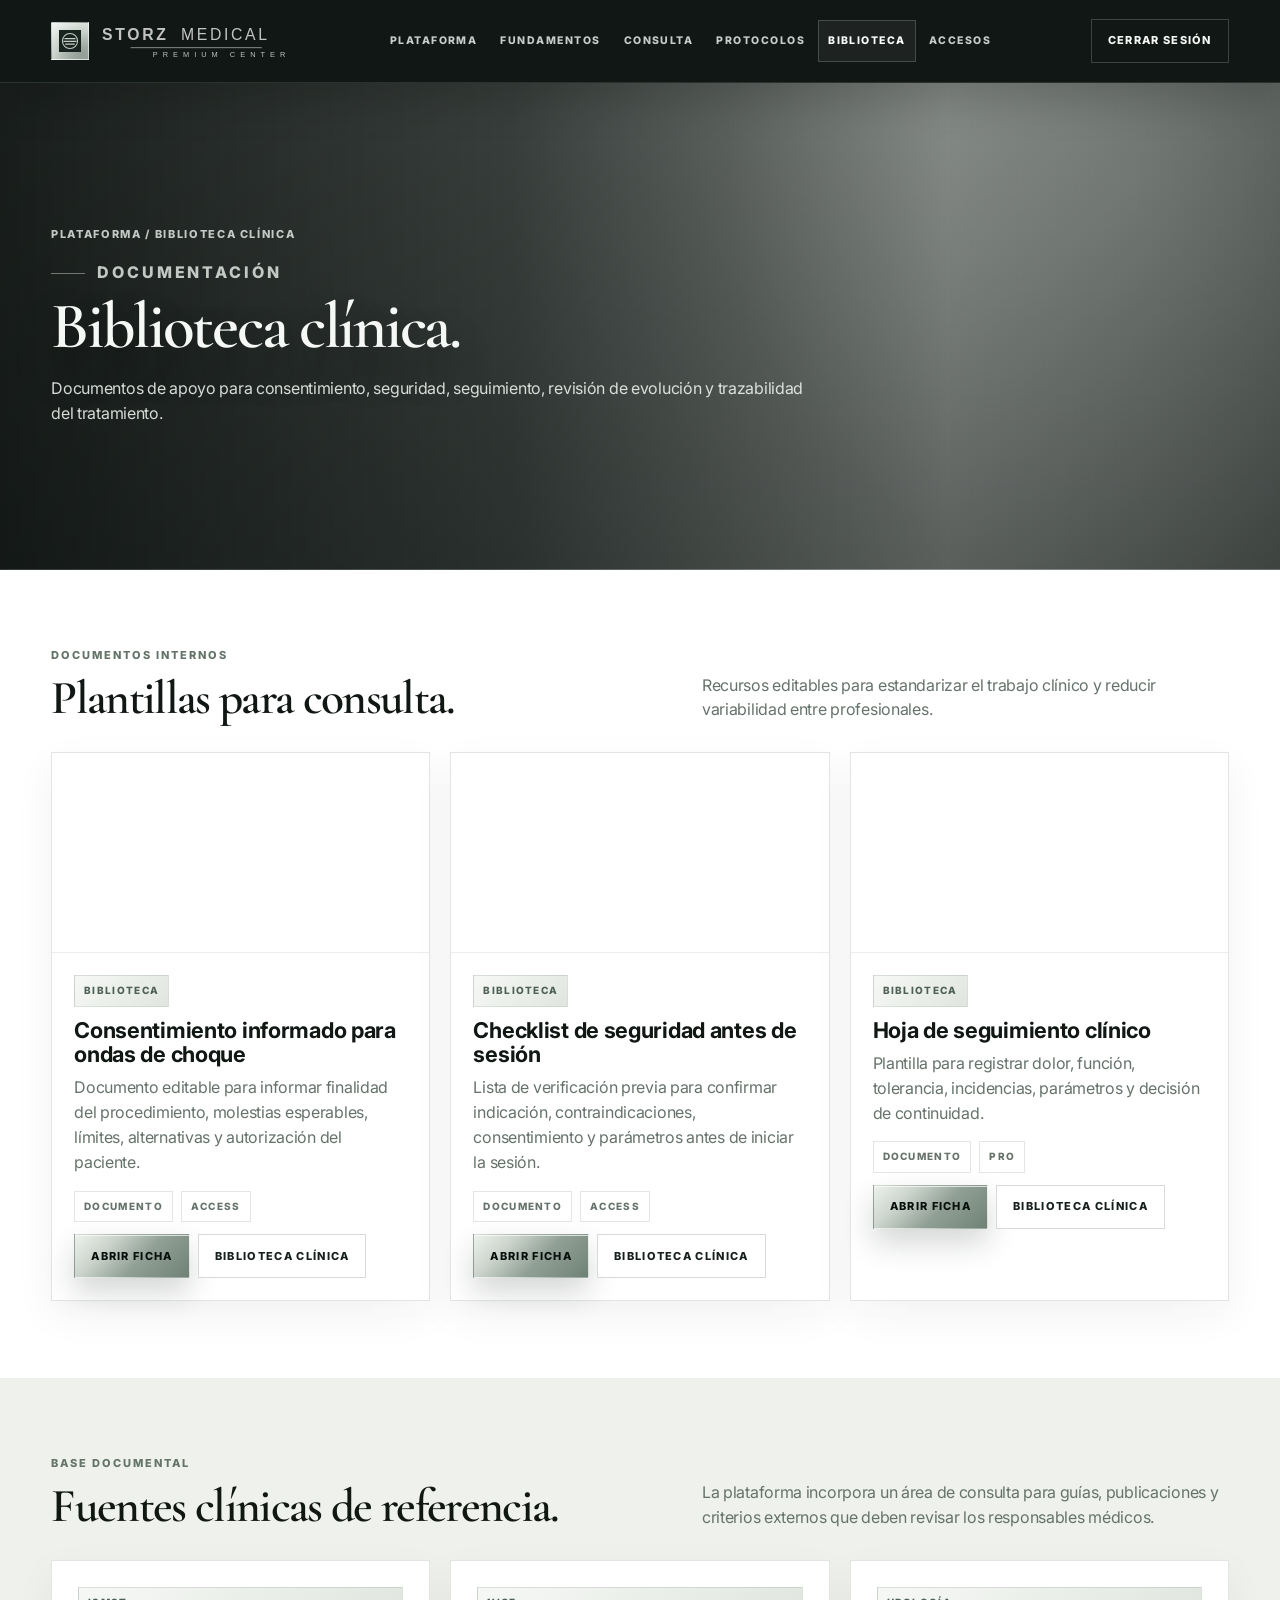
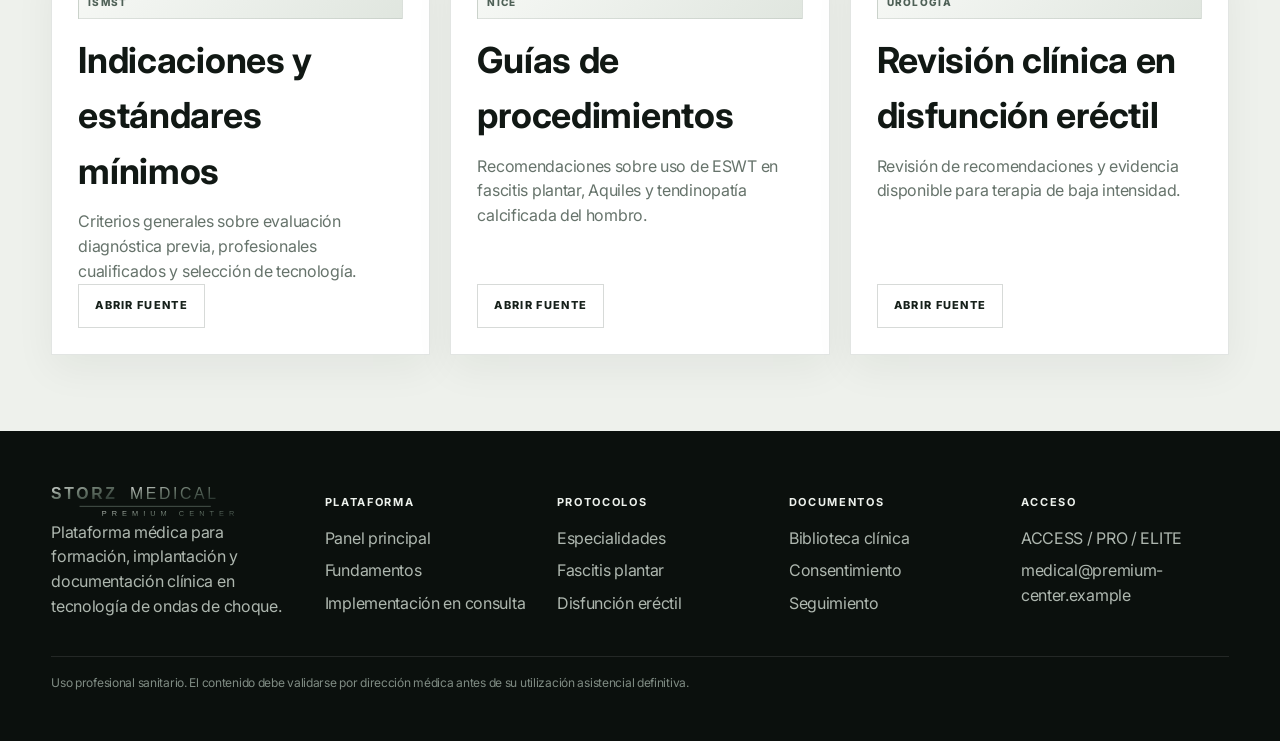
<file: biblioteca.html>
<!doctype html><html lang="es"><head><meta charset="utf-8"><meta name="viewport" content="width=device-width, initial-scale=1"><title>Biblioteca clínica · STORZ Medical Premium Center</title><meta name="description" content="Biblioteca clínica"><link rel="icon" href="[data-uri]"><style>@import url('https://fonts.googleapis.com/css2?family=Inter:wght@300;400;500;600;700;800&family=Cormorant+Garamond:wght@500;600&display=swap');
:root{
  --page:#f7f8f5;--paper:#ffffff;--paper2:#eef1ec;--ink:#111814;--text:#2b3831;--muted:#66736b;--line:rgba(73,88,78,.16);
  --brand:#637469;--brand2:#8d9a91;--metal:#d6d7d0;--deep:#111814;--deep2:#1a241f;--accent:#dad6c8;--ok:#607468;
  --shadow:0 22px 70px rgba(18,27,22,.11);--shadow2:0 10px 30px rgba(18,27,22,.08);--max:1510px;
}
*{box-sizing:border-box}html{scroll-behavior:smooth}body{margin:0;background:var(--page);color:var(--text);font-family:Inter,system-ui,-apple-system,Segoe UI,Arial,sans-serif;line-height:1.55;letter-spacing:-.018em}a{color:inherit;text-decoration:none}img{max-width:100%;display:block}.container{width:min(var(--max),100%);margin:0 auto;padding:0 clamp(18px,3vw,46px)}.hidden{display:none!important}
.btn{display:inline-flex;align-items:center;justify-content:center;gap:10px;min-height:44px;padding:12px 16px;border:1px solid rgba(73,88,78,.22);background:#fff;color:#17211b;font-size:11px;text-transform:uppercase;letter-spacing:.12em;font-weight:800;cursor:pointer;transition:.18s ease}.btn:hover{transform:translateY(-1px);box-shadow:0 10px 24px rgba(18,27,22,.09)}.btn.primary{background:linear-gradient(135deg,#eef0eb 0%,#c4cbc3 42%,#68786c 100%);border-color:transparent;color:#111814}.btn.dark{background:#111814;color:#fff;border-color:#111814}.btn.ghost{background:transparent}.tag,.micro{display:inline-flex;align-items:center;gap:7px;border:1px solid rgba(99,116,105,.18);background:#f2f4f0;color:#56655c;font-size:10px;text-transform:uppercase;letter-spacing:.13em;font-weight:800;padding:7px 9px}.micro{background:#fff;color:#66736b}.kicker,.eyebrow{font-size:11px;text-transform:uppercase;letter-spacing:.18em;color:#647469;font-weight:800;margin:0 0 10px}.eyebrow:before{content:"";width:34px;height:1px;background:#8d9a91;display:inline-block;margin-right:12px;vertical-align:middle}
h1,h2,h3{color:var(--ink)}h1,h2{font-family:"Cormorant Garamond",Georgia,serif;font-weight:600;letter-spacing:-.035em;line-height:1.02;margin:0}.section h2{font-size:clamp(34px,3.7vw,52px)}.page-title{font-size:clamp(38px,4.5vw,64px)}p{margin:0;color:var(--muted)}
.login-page{min-height:100vh;background:linear-gradient(135deg,#fbfcf8 0%,#eef1eb 52%,#d5ddd4 100%);padding:28px;display:grid;place-items:center}.login-frame{width:min(1220px,100%);min-height:690px;display:grid;grid-template-columns:.95fr 1.05fr;background:rgba(255,255,255,.86);border:1px solid rgba(95,112,101,.22);box-shadow:var(--shadow);overflow:hidden}.login-panel{padding:clamp(32px,5vw,60px);display:flex;flex-direction:column;justify-content:center}.login-logo{width:min(260px,70vw);margin-bottom:44px}.login-panel h1{font-size:clamp(42px,5vw,64px);max-width:560px;margin-bottom:18px}.login-panel p{max-width:570px}.login-form{display:grid;gap:15px;margin-top:28px;max-width:520px}.field{display:grid;gap:8px}.field label{font-size:11px;text-transform:uppercase;letter-spacing:.14em;font-weight:800;color:#617068}.field input{background:#fff;border:1px solid rgba(73,88,78,.22);padding:15px 14px;font-size:15px;outline:none;color:#111814}.field input:focus{border-color:#68786c;box-shadow:0 0 0 4px rgba(104,120,108,.12)}.login-note{font-size:12px;color:#6f7d75;border-left:2px solid #8d9a91;padding-left:12px;margin-top:15px}.login-visual{position:relative;min-height:520px;background:#d8ddd5;overflow:hidden}.login-visual:before{content:"";position:absolute;inset:0;background:linear-gradient(180deg,rgba(13,18,16,.03),rgba(13,18,16,.62)),url('https://images.unsplash.com/photo-1551076805-e1869033e561?auto=format&fit=crop&w=1900&q=82');background-size:cover;background-position:center}.login-visual-content{position:absolute;left:36px;right:36px;bottom:36px;color:#fff}.login-visual-content h2{font-size:clamp(30px,3.5vw,46px);color:#fff;margin:0 0 12px}.login-visual-content p{color:#e8eee8;max-width:620px}.access-strip{display:grid;grid-template-columns:repeat(3,1fr);gap:10px;margin-top:24px}.access-strip div{background:rgba(255,255,255,.16);border:1px solid rgba(255,255,255,.22);padding:13px}.access-strip strong{font-size:20px;display:block;color:#fff}.access-strip span{display:block;font-size:10px;text-transform:uppercase;letter-spacing:.14em;color:#dbe4dc}
.topbar{position:sticky;top:0;z-index:50;background:rgba(255,255,255,.92);backdrop-filter:blur(18px);border-bottom:1px solid var(--line)}.nav{height:80px;display:flex;align-items:center;justify-content:space-between;gap:18px}.brand{display:flex;align-items:center;gap:13px;min-width:210px}.brand img.logo{width:188px}.brand-mark{width:38px;height:38px;border:1px solid rgba(104,120,108,.28);display:grid;place-items:center;background:linear-gradient(145deg,#fff,#cfd6cf 58%,#58685d);box-shadow:inset 0 0 14px rgba(255,255,255,.46)}.brand-mark img{width:22px}.navlinks{display:flex;align-items:center;gap:3px}.navlinks a{font-size:10.5px;text-transform:uppercase;letter-spacing:.11em;color:#445048;padding:12px 9px;border:1px solid transparent;font-weight:800}.navlinks a:hover,.navlinks a.active{border-color:rgba(104,120,108,.25);background:#f1f3ef}.nav-actions{display:flex;align-items:center;gap:8px}.menu-toggle{display:none;width:46px;height:46px;background:#fff;border:1px solid var(--line);font-size:24px;color:#111814}.mobile-panel{display:none}
.hero-app{background:linear-gradient(180deg,#fff 0%,#f7f8f5 100%);border-bottom:1px solid var(--line);overflow:hidden}.hero-grid{display:grid;grid-template-columns:1.02fr .98fr;gap:clamp(28px,4vw,58px);align-items:center;padding-top:clamp(52px,6vw,82px);padding-bottom:clamp(52px,6vw,82px)}.hero-copy h1{font-size:clamp(42px,5.2vw,72px);max-width:820px}.hero-copy p{font-size:17px;max-width:720px;margin:22px 0 26px}.hero-actions{display:flex;flex-wrap:wrap;gap:12px}.hero-media{position:relative;min-height:480px;display:grid;align-items:end}.hero-media:before{content:"";position:absolute;inset:0;background:linear-gradient(180deg,rgba(17,24,20,.06),rgba(17,24,20,.48)),url('https://images.unsplash.com/photo-1519494026892-80bbd2d6fd0d?auto=format&fit=crop&w=1900&q=82');background-size:cover;background-position:center;border:1px solid rgba(73,88,78,.16);box-shadow:var(--shadow)}.brand-card{position:relative;margin:0 28px 28px;padding:22px;background:rgba(255,255,255,.84);border:1px solid rgba(73,88,78,.18);box-shadow:var(--shadow2);backdrop-filter:blur(10px)}.brand-card img{border:1px solid rgba(73,88,78,.15);margin-bottom:14px}.metric-row{display:grid;grid-template-columns:repeat(3,1fr);gap:10px}.metric{background:#f7f8f5;border:1px solid rgba(73,88,78,.12);padding:14px}.metric strong{display:block;font-size:24px;color:#111814}.metric span{display:block;font-size:10px;text-transform:uppercase;letter-spacing:.12em;color:#68766e;font-weight:800}.status-line{display:flex;flex-wrap:wrap;gap:9px;margin-top:24px}.pill{display:inline-flex;align-items:center;gap:8px;padding:9px 10px;background:#eef0eb;border:1px solid rgba(104,120,108,.16);font-size:10px;text-transform:uppercase;letter-spacing:.12em;font-weight:800;color:#526157}.pill:before{content:"";width:6px;height:6px;background:#68786c;border-radius:50%}
.section{padding:clamp(58px,6vw,88px) 0}.section.white{background:#fff}.section.soft{background:#eef1ec}.section.deep{background:#111814;color:#eef2ed}.section.deep h2,.section.deep h3{color:#fff}.section.deep p{color:#c4cec6}.section-head{display:grid;grid-template-columns:1.08fr .92fr;gap:32px;align-items:end;margin-bottom:30px}.section-head p{max-width:760px}.grid{display:grid;gap:20px}.cols-2{grid-template-columns:repeat(2,minmax(0,1fr))}.cols-3{grid-template-columns:repeat(3,minmax(0,1fr))}.cols-4{grid-template-columns:repeat(4,minmax(0,1fr))}.auto-grid{grid-template-columns:repeat(auto-fit,minmax(245px,1fr))}.tile{position:relative;min-height:335px;overflow:hidden;border:1px solid rgba(73,88,78,.15);background:#111814;display:flex;align-items:flex-end;box-shadow:0 16px 55px rgba(20,27,23,.10)}.tile:before{content:"";position:absolute;inset:0;background:linear-gradient(180deg,rgba(13,18,16,.04),rgba(13,18,16,.78)),var(--img);background-size:cover;background-position:center;transition:.35s ease}.tile:hover:before{transform:scale(1.035)}.tile-content{position:relative;z-index:2;padding:24px;color:#fff}.tile small{display:inline-flex;font-size:10px;text-transform:uppercase;letter-spacing:.15em;color:#e2e9e2;font-weight:800}.tile h3{font-size:clamp(24px,2.1vw,32px);line-height:1.04;margin:11px 0 9px;color:#fff}.tile p{color:#dbe4dc;margin-bottom:16px}.arrow{font-size:11px;text-transform:uppercase;letter-spacing:.13em;font-weight:800;color:#fff}.card{background:#fff;border:1px solid rgba(73,88,78,.14);box-shadow:0 14px 38px rgba(22,30,25,.055);display:flex;flex-direction:column;min-width:0;min-height:100%}.card-media{min-height:200px;background:var(--img);background-size:cover;background-position:center;border-bottom:1px solid rgba(73,88,78,.1)}.card-pad{padding:22px}.card h3{font-size:clamp(21px,1.7vw,27px);line-height:1.12;margin:11px 0 9px}.card p{margin-bottom:16px}.resource-meta,.resource-actions{display:flex;flex-wrap:wrap;gap:8px}.resource-actions{margin-top:auto;padding-top:12px}.program-row{display:grid;grid-template-columns:.42fr 1fr .28fr;gap:20px;align-items:start;border-top:1px solid var(--line);padding:24px 0}.program-row:first-child{border-top:0}.program-row h3{font-size:27px;margin:0}.program-row ul{margin:0;padding-left:18px;color:#526057}.program-row li{margin:5px 0}.program-row .number{font-family:"Cormorant Garamond",Georgia,serif;font-size:48px;line-height:1;color:#9aa59d}.filters{display:flex;flex-wrap:wrap;gap:8px;margin-bottom:24px}.filter-btn{border:1px solid rgba(99,116,105,.18);background:#fff;color:#56655c;padding:10px 12px;font-size:10px;text-transform:uppercase;letter-spacing:.12em;font-weight:800;cursor:pointer}.filter-btn.active,.filter-btn:hover{background:#111814;color:#fff;border-color:#111814}.searchbar{display:flex;gap:12px;margin-bottom:22px}.searchbar input{flex:1;min-width:220px;background:#fff;border:1px solid rgba(73,88,78,.18);padding:14px 15px;outline:none;color:#111814;font-size:15px}.searchbar input:focus{border-color:#68786c;box-shadow:0 0 0 4px rgba(104,120,108,.11)}.empty{display:none;padding:22px;background:#fff;border:1px solid var(--line);color:#65726a}.carousel-wrap{position:relative}.carousel{display:grid;grid-auto-flow:column;grid-auto-columns:minmax(290px,390px);gap:18px;overflow-x:auto;scroll-snap-type:x mandatory;padding-bottom:12px;scrollbar-width:thin}.carousel .card{scroll-snap-align:start}.carousel-controls{display:flex;gap:8px;justify-content:flex-end;margin-bottom:14px}.round{width:42px;height:42px;border:1px solid rgba(73,88,78,.2);background:#fff;color:#111814;cursor:pointer}.round:hover{background:#eef1ec}.split{display:grid;grid-template-columns:.95fr 1.05fr;gap:38px;align-items:center}.metal-panel{background:linear-gradient(135deg,#f8f9f5,#d9ded6 52%,#87968d);border:1px solid rgba(73,88,78,.18);padding:28px;color:#15201a;box-shadow:var(--shadow)}.metal-panel h3{font-size:clamp(34px,3vw,48px);margin:0 0 12px}.flow{display:grid;gap:12px}.flow-step{background:#fff;border:1px solid rgba(73,88,78,.14);padding:20px;display:grid;grid-template-columns:auto 1fr;gap:16px}.flow-step:before{content:"";width:16px;height:16px;border:2px solid #68786c;margin-top:5px}.flow-step h3{font-size:21px;margin:0 0 5px}.flow-step p{margin:0}.page-hero{background:#fff;border-bottom:1px solid var(--line);overflow:hidden}.page-hero .container{display:grid;grid-template-columns:1.15fr .85fr;gap:36px;align-items:end;padding-top:clamp(56px,6vw,86px);padding-bottom:clamp(42px,5vw,66px)}.page-hero p{font-size:16px;max-width:760px;margin-top:15px}.hero-image{min-height:292px;background:var(--hero-img);background-size:cover;background-position:center;border:1px solid rgba(73,88,78,.15);box-shadow:var(--shadow)}.breadcrumb{font-size:11px;text-transform:uppercase;letter-spacing:.15em;color:#68786c;font-weight:800;margin-bottom:16px}.breadcrumb a{color:#1d2923}.dashboard-grid{display:grid;grid-template-columns:minmax(190px,245px) 1fr;gap:24px}.rail{background:#fff;border:1px solid rgba(73,88,78,.14);padding:14px;align-self:start}.rail a{display:flex;justify-content:space-between;gap:10px;padding:13px;border-bottom:1px solid rgba(73,88,78,.08);color:#435149;font-weight:700;font-size:13px}.rail a:last-child{border-bottom:0}.rail a:hover{background:#f2f4f0}.statline{display:grid;grid-template-columns:repeat(4,1fr);gap:12px;margin-bottom:20px}.stat{background:#fff;border:1px solid rgba(73,88,78,.14);padding:17px}.stat strong{font-size:28px;color:#111814;display:block}.stat span{font-size:10px;text-transform:uppercase;letter-spacing:.12em;color:#66736b;font-weight:800}.access-card{background:#fff;border:1px solid rgba(73,88,78,.14);box-shadow:0 14px 38px rgba(22,30,25,.055);padding:26px;min-height:100%;display:flex;flex-direction:column}.access-card h3{font-size:clamp(30px,2.8vw,44px);margin:14px 0 10px}.access-card ul{margin:16px 0 22px;padding-left:19px;color:#526057}.access-card li{margin:8px 0}.access-card .btn{margin-top:auto;align-self:flex-start}.access-wide{display:grid;grid-template-columns:.75fr 1.25fr;gap:22px;align-items:start}.access-summary{background:#111814;color:#fff;border:1px solid rgba(73,88,78,.2);padding:28px}.access-summary h2{color:#fff;font-size:44px}.access-summary p{color:#d1d9d2;margin-top:14px}.compare-table{background:#fff;border:1px solid rgba(73,88,78,.14);overflow:auto}.compare-table table{width:100%;border-collapse:collapse;min-width:720px}.compare-table th,.compare-table td{padding:16px;border-bottom:1px solid rgba(73,88,78,.11);text-align:left}.compare-table th{font-size:11px;text-transform:uppercase;letter-spacing:.12em;color:#56655c;background:#f4f6f2}.detail-shell{background:#fff}.detail-layout{display:grid;grid-template-columns:minmax(0,2.25fr) minmax(260px,.75fr);gap:30px;align-items:start}.article{background:#fff;border:1px solid rgba(73,88,78,.12);padding:clamp(24px,3vw,38px)}.article h1{font-size:clamp(38px,4vw,58px);margin:12px 0 16px}.article h2{font-size:clamp(26px,2.4vw,36px);margin:34px 0 12px}.article p,.article li{color:#536159}.article ul{padding-left:20px}.article li{margin:8px 0}.clinical-list{display:grid;grid-template-columns:repeat(2,minmax(0,1fr));gap:12px;margin:18px 0}.clinical-list div{background:#f7f8f5;border:1px solid rgba(73,88,78,.12);padding:16px}.meta-panel{background:#f7f8f5;border:1px solid rgba(73,88,78,.13);padding:20px}.meta-panel dl{margin:0;display:grid;gap:14px}.meta-panel dt{font-size:10px;text-transform:uppercase;letter-spacing:.13em;color:#647469;font-weight:800}.meta-panel dd{margin:3px 0 0;color:#111814;font-weight:700}.download-strip{display:flex;flex-wrap:wrap;gap:10px;padding:18px;background:#f2f4f0;border:1px solid rgba(73,88,78,.12);margin:24px 0}.source-note{font-size:12px;border-left:2px solid #8d9a91;padding-left:12px;color:#66736b}.footer{padding:48px 0;background:#0b100d;color:#aeb7af}.footer-grid{display:grid;grid-template-columns:1.2fr repeat(4,1fr);gap:24px}.footer img{width:188px;opacity:.92}.footer p{color:#aeb7af}.footer h4{font-size:11px;text-transform:uppercase;letter-spacing:.15em;color:#eef2ed}.footer a{display:block;margin:8px 0;color:#aeb7af}.footer a:hover{color:#fff}.fineprint{border-top:1px solid rgba(255,255,255,.1);margin-top:32px;padding-top:17px;font-size:12px;color:#7f8b83}
@media (max-width:1180px){.navlinks,.nav-actions{display:none}.menu-toggle{display:block}.mobile-panel{display:none;position:absolute;top:80px;left:0;right:0;background:#fff;border-bottom:1px solid var(--line);padding:16px 24px;box-shadow:var(--shadow2)}.mobile-panel.open{display:grid}.mobile-panel a{padding:13px;border-bottom:1px solid rgba(73,88,78,.08);text-transform:uppercase;letter-spacing:.12em;font-size:12px;font-weight:800}.hero-grid,.page-hero .container,.split,.detail-layout,.access-wide,.dashboard-grid{grid-template-columns:1fr}.rail{display:grid;grid-template-columns:repeat(3,1fr);gap:8px}.rail a{border:1px solid rgba(73,88,78,.08)}.hero-media{min-height:390px}.statline{grid-template-columns:repeat(2,1fr)}.footer-grid{grid-template-columns:1.2fr 1fr 1fr}.program-row{grid-template-columns:.22fr 1fr}.program-row .btn{grid-column:2}}
@media (max-width:760px){.login-page{padding:14px}.login-frame{grid-template-columns:1fr;min-height:0}.login-visual{min-height:360px}.access-strip{grid-template-columns:1fr}.nav{height:74px}.brand img.logo{width:152px}.brand-mark{width:34px;height:34px}.mobile-panel{top:74px}.hero-grid{padding-top:42px;padding-bottom:42px}.hero-copy h1,.page-title{font-size:40px}.hero-copy p{font-size:15px}.section-head{grid-template-columns:1fr}.cols-2,.cols-3,.cols-4{grid-template-columns:1fr}.program-row{grid-template-columns:1fr}.program-row .number{font-size:38px}.program-row .btn{grid-column:auto}.rail{grid-template-columns:1fr}.statline{grid-template-columns:1fr}.searchbar{display:block}.searchbar input{width:100%;margin-bottom:10px}.clinical-list{grid-template-columns:1fr}.footer-grid{grid-template-columns:1fr}.carousel{grid-auto-columns:minmax(260px,88vw)}.brand-card{margin:0 16px 16px}.hero-media{min-height:320px}.article{padding:22px}.metric-row{grid-template-columns:1fr}.access-wide{gap:16px}}

/* === V6 HERO/TOPBAR OVERRIDE — applied over V4 without changing content or structure === */
:root{
  --v6-dark:#09110e;
  --v6-dark-2:#111c17;
  --v6-green:#6f8175;
  --v6-green-2:#aab6ad;
  --v6-metal:#d8ddd6;
}

.topbar{
  background:rgba(8,14,12,.96)!important;
  border-bottom:1px solid rgba(214,221,214,.13)!important;
  box-shadow:0 18px 40px rgba(0,0,0,.18);
}
.nav{height:82px!important;}
.brand img.logo{
  filter:brightness(0) invert(1) contrast(.82) opacity(.82);
}
.brand-mark{
  background:linear-gradient(145deg,#eef1ed 0%,#bfc8c0 52%,#617368 100%)!important;
  border-color:rgba(255,255,255,.20)!important;
}
.navlinks a{
  color:rgba(239,244,239,.82)!important;
  letter-spacing:.14em!important;
  border-color:transparent!important;
}
.navlinks a:hover,
.navlinks a.active{
  color:#fff!important;
  background:rgba(255,255,255,.055)!important;
  border-color:rgba(214,221,214,.22)!important;
}
.nav-actions .btn{
  background:transparent!important;
  color:#f5f7f3!important;
  border-color:rgba(214,221,214,.22)!important;
}
.menu-toggle{
  background:rgba(255,255,255,.05)!important;
  color:#fff!important;
  border-color:rgba(214,221,214,.18)!important;
}

.btn.primary{
  background:linear-gradient(135deg,#edf1ec 0%,#cbd4cc 28%,#91a096 58%,#6f8175 100%)!important;
  color:#08100d!important;
  border-color:rgba(255,255,255,.18)!important;
  box-shadow:inset 0 1px 0 rgba(255,255,255,.68),0 14px 30px rgba(16,27,21,.18)!important;
}
.btn.dark{
  background:linear-gradient(135deg,#17231d 0%,#08110e 100%)!important;
}

.hero-app{
  position:relative!important;
  background:
    linear-gradient(90deg,rgba(5,10,8,.88) 0%,rgba(8,15,12,.78) 38%,rgba(8,15,12,.42) 70%,rgba(8,15,12,.64) 100%),
    linear-gradient(180deg,rgba(21,34,27,.12),rgba(21,34,27,.35)),
    url('https://images.unsplash.com/photo-1519494026892-80bbd2d6fd0d?auto=format&fit=crop&w=2200&q=86') center/cover no-repeat!important;
  border-bottom:1px solid rgba(214,221,214,.12)!important;
  color:#eef3ee!important;
}
.hero-app:before{
  content:"";
  position:absolute;
  left:0;right:0;top:0;height:1px;
  background:linear-gradient(90deg,transparent,rgba(216,221,214,.32),transparent);
}
.hero-app .hero-grid{
  min-height:clamp(560px,68vh,760px)!important;
  padding-top:clamp(60px,7vw,105px)!important;
  padding-bottom:clamp(60px,7vw,105px)!important;
}
.hero-app .eyebrow,
.hero-app .kicker{color:rgba(228,235,228,.80)!important;}
.hero-app .eyebrow:before{background:rgba(216,221,214,.45)!important;}
.hero-app h1,
.hero-app h2,
.hero-app h3{color:#f6f8f5!important;}
.hero-app .hero-copy h1{
  font-size:clamp(42px,5.3vw,78px)!important;
  max-width:900px!important;
  text-shadow:0 22px 44px rgba(0,0,0,.32);
}
.hero-app .hero-copy p{
  color:rgba(240,245,240,.88)!important;
  max-width:760px!important;
}
.hero-app .pill{
  background:rgba(255,255,255,.08)!important;
  border-color:rgba(255,255,255,.16)!important;
  color:rgba(244,248,244,.88)!important;
}
.hero-app .pill:before{background:var(--v6-metal)!important;}
.hero-app .hero-media:before{
  background:
    linear-gradient(180deg,rgba(12,19,16,.10),rgba(12,19,16,.62)),
    url('https://images.unsplash.com/photo-1580281658626-ee379f3cce93?auto=format&fit=crop&w=1700&q=84') center/cover no-repeat!important;
  border-color:rgba(255,255,255,.16)!important;
}
.hero-app .hero-media:after{
  content:"";
  position:absolute;
  inset:22px;
  border:1px solid rgba(255,255,255,.10);
  pointer-events:none;
}
.hero-app .brand-card{
  background:rgba(239,243,239,.88)!important;
  border-color:rgba(255,255,255,.24)!important;
  box-shadow:0 30px 80px rgba(0,0,0,.28)!important;
  backdrop-filter:blur(12px);
}
.hero-app .brand-card:before{
  content:"";
  position:absolute;
  left:22px;right:22px;top:0;height:3px;
  background:linear-gradient(90deg,#d8ddd6,#6f8175,#d8ddd6);
}

.page-hero{
  position:relative!important;
  overflow:hidden!important;
  background:
    linear-gradient(90deg,rgba(5,10,8,.90) 0%,rgba(8,15,12,.76) 40%,rgba(8,15,12,.42) 74%,rgba(8,15,12,.62) 100%),
    linear-gradient(180deg,rgba(26,42,33,.14),rgba(5,10,8,.40)),
    var(--page-hero-bg, url('https://images.unsplash.com/photo-1579684385127-1ef15d508118?auto=format&fit=crop&w=2200&q=86')) center/cover no-repeat!important;
  border-bottom:1px solid rgba(214,221,214,.14)!important;
  color:#eef3ee!important;
}
.page-hero:before{
  content:"";
  position:absolute;
  inset:0;
  background:radial-gradient(circle at 88% 20%,rgba(203,212,204,.14),transparent 34%);
  pointer-events:none;
}
.page-hero .container{
  position:relative;
  z-index:1;
  grid-template-columns:minmax(0,950px)!important;
  align-items:center!important;
  min-height:clamp(440px,54vh,640px)!important;
  padding-top:clamp(70px,8vw,118px)!important;
  padding-bottom:clamp(70px,8vw,118px)!important;
}
.page-hero .hero-image{display:none!important;}
.page-hero .breadcrumb,
.page-hero .breadcrumb a,
.page-hero .eyebrow{color:rgba(231,237,231,.82)!important;}
.page-hero .eyebrow:before{background:rgba(216,221,214,.46)!important;}
.page-hero .page-title{
  color:#f6f8f5!important;
  font-size:clamp(40px,5.1vw,78px)!important;
  max-width:980px!important;
  text-shadow:0 22px 44px rgba(0,0,0,.34);
}
.page-hero p{
  color:rgba(240,245,240,.88)!important;
  max-width:760px!important;
}

.card,.access-card,.stat,.rail,.compare-table,.article,.meta-panel{
  border-color:rgba(83,101,91,.17)!important;
}
.card:hover,.access-card:hover{
  box-shadow:0 22px 58px rgba(18,27,22,.10)!important;
}
.tag{
  background:linear-gradient(135deg,#f6f8f5 0%,#e0e6df 100%)!important;
  color:#4f6157!important;
}
.section.deep{
  background:linear-gradient(180deg,#111c17 0%,#07100d 100%)!important;
}

@media (max-width:1180px){
  .mobile-panel{
    background:rgba(8,14,12,.98)!important;
    border-bottom-color:rgba(214,221,214,.16)!important;
  }
  .mobile-panel a{
    color:#eef3ee!important;
    border-bottom-color:rgba(214,221,214,.10)!important;
  }
  .hero-app .hero-grid{grid-template-columns:1fr!important;}
  .hero-app .hero-media{min-height:360px!important;}
}
@media (max-width:760px){
  .nav{height:74px!important;}
  .page-hero .container{min-height:420px!important;padding-top:56px!important;padding-bottom:56px!important;}
  .page-hero .page-title,.hero-app .hero-copy h1{font-size:clamp(38px,12vw,52px)!important;}
  .hero-app .hero-grid{min-height:auto!important;}
  .hero-app .hero-media{min-height:300px!important;}
}


/* ===== V8 MOBILE-FIRST RESPONSIVE PATCH ===== */
html,body{max-width:100%;overflow-x:hidden;-webkit-text-size-adjust:100%}
img{max-width:100%;height:auto}
.container{width:100%;max-width:min(var(--max),100%);padding-left:clamp(18px,4vw,54px);padding-right:clamp(18px,4vw,54px)}
.carousel{
  display:flex!important;
  grid-auto-flow:unset!important;
  grid-auto-columns:unset!important;
  overflow-x:auto!important;
  overflow-y:hidden!important;
  scroll-snap-type:x mandatory;
  -webkit-overflow-scrolling:touch;
  overscroll-behavior-x:contain;
  gap:18px;
  padding-bottom:18px;
  scrollbar-width:thin;
}
.carousel>*{
  flex:0 0 clamp(300px,34vw,420px);
  scroll-snap-align:start;
  scroll-snap-stop:always;
}
.carousel .card{height:auto}
.carousel-controls{display:flex;gap:8px}
.round{touch-action:manipulation}
.btn,.filter-btn,.menu-toggle{touch-action:manipulation}

@media (max-width:1180px){
  .carousel>*{flex-basis:clamp(300px,48vw,420px)}
  .mobile-panel.open{display:grid}
  .mobile-panel a{line-height:1.2}
}

@media (max-width:760px){
  body{font-size:15px;line-height:1.55}
  .container{padding-left:18px;padding-right:18px}
  .login-page{min-height:100svh;padding:0;display:block}
  .login-frame{width:100%;min-height:100svh;grid-template-columns:1fr;border:0;box-shadow:none}
  .login-panel{padding:24px 20px 26px}
  .login-logo{width:min(190px,66vw);margin-bottom:26px}
  .login-panel h1{font-size:clamp(34px,11vw,46px);line-height:1.02;letter-spacing:-.045em}
  .login-panel p{font-size:15px;line-height:1.55}
  .login-form{gap:12px;margin-top:22px}
  .field{gap:6px}
  .field input{width:100%;min-height:48px;font-size:16px}
  .login-form .btn,.login-form button{width:100%;min-height:50px}
  .login-note{font-size:12px;line-height:1.45}
  .login-visual{min-height:auto;padding:24px 20px 36px;background:linear-gradient(180deg,#17231d 0%,#0d1512 100%)}
  .login-visual:before{opacity:.22}
  .login-visual:after{inset:14px}
  .login-visual-content{position:relative;left:auto;right:auto;bottom:auto}
  .login-visual-content h2{font-size:clamp(26px,8vw,34px);line-height:1.08}
  .access-strip{grid-template-columns:1fr;gap:8px}
  .access-strip div{padding:12px}
  .access-strip strong{font-size:18px}
  .access-strip span{font-size:9px}

  .topbar{position:sticky}
  .nav{height:66px}
  .brand{min-width:auto;gap:9px}
  .brand img.logo{width:140px}
  .brand-mark{width:32px;height:32px}
  .menu-toggle{display:grid;place-items:center;min-width:44px;height:44px;font-size:22px}
  .mobile-panel{top:66px;padding:8px 18px 14px;max-height:calc(100svh - 66px);overflow:auto}
  .mobile-panel.open{display:grid;grid-template-columns:1fr}
  .mobile-panel a{padding:14px 2px;font-size:11px;letter-spacing:.12em}

  .hero-grid,.page-hero .container{grid-template-columns:1fr;gap:22px;padding-top:34px;padding-bottom:34px}
  .hero-copy h1,.page-title,.article h1{font-size:clamp(34px,11vw,46px);line-height:1.03}
  .hero-copy p,.page-hero p{font-size:15px;line-height:1.55;margin:16px 0 20px}
  .hero-actions{display:grid;grid-template-columns:1fr;gap:10px}
  .hero-actions .btn{width:100%}
  .status-line{display:grid;grid-template-columns:1fr;gap:8px}
  .pill{width:100%;justify-content:flex-start}
  .hero-media{min-height:320px}
  .brand-card{margin:0 12px 12px;padding:14px}
  .metric-row{grid-template-columns:1fr}
  .metric{padding:12px}

  .section{padding:44px 0}
  .section-head{grid-template-columns:1fr;gap:14px;margin-bottom:22px}
  .section h2{font-size:clamp(28px,9vw,38px);line-height:1.07}
  .kicker,.eyebrow{font-size:10px;letter-spacing:.16em}
  .grid.cols-3,.grid.cols-4,.grid.cols-2,.grid.auto-grid{grid-template-columns:1fr!important}
  .tile{min-height:300px}
  .tile-content{padding:20px}
  .tile h3{font-size:27px}
  .card-media{min-height:180px}
  .card-pad,.access-card,.stat,.article,.meta-panel{padding:18px}
  .card h3{font-size:23px}
  .resource-actions{display:grid;grid-template-columns:1fr;width:100%;gap:9px}
  .resource-actions .btn{width:100%}

  .carousel-controls{justify-content:flex-start;margin-top:-6px;margin-bottom:12px}
  .round{width:44px;height:44px;border-radius:999px}
  .carousel{
    margin-left:-18px;
    margin-right:-18px;
    padding-left:18px;
    padding-right:18px;
    scroll-padding-left:18px;
    gap:14px;
    touch-action:pan-x;
  }
  .carousel>.card,.carousel>*{
    flex:0 0 calc(88vw - 18px)!important;
    width:calc(88vw - 18px)!important;
    max-width:370px;
    min-width:272px;
  }
  .carousel .card{min-height:auto}

  .dashboard-grid,.split,.detail-layout,.access-wide{grid-template-columns:1fr!important}
  .rail{display:flex;overflow-x:auto;gap:8px;padding:10px;position:static;scroll-snap-type:x mandatory}
  .rail a{flex:0 0 auto;white-space:nowrap;border:1px solid rgba(73,88,78,.1);scroll-snap-align:start}
  .statline{grid-template-columns:1fr 1fr;gap:10px}
  .searchbar{display:block}
  .searchbar input{width:100%;min-height:48px;font-size:16px}
  .filters{
    display:flex;
    overflow-x:auto;
    flex-wrap:nowrap;
    padding-bottom:8px;
    margin-left:-18px;
    margin-right:-18px;
    padding-left:18px;
    padding-right:18px;
    scroll-snap-type:x mandatory;
  }
  .filter-btn{flex:0 0 auto;white-space:nowrap;scroll-snap-align:start}
  .clinical-list{grid-template-columns:1fr}
  .flow-step{grid-template-columns:1fr}
  .footer-grid{grid-template-columns:1fr;gap:16px}
}

@media (max-width:390px){
  .hero-copy h1,.page-title,.login-panel h1,.article h1{font-size:34px}
  .statline{grid-template-columns:1fr}
  .carousel>.card,.carousel>*{flex-basis:86vw!important;width:86vw!important}
  .brand img.logo{width:128px}
}

/* ===== V8 RESPONSIVE HOTFIX — no content changes ===== */
.login-page{
  background:
    linear-gradient(90deg,rgba(5,10,8,.92) 0%,rgba(8,15,12,.84) 42%,rgba(8,15,12,.55) 100%),
    linear-gradient(180deg,rgba(21,34,27,.18),rgba(21,34,27,.42)),
    url('https://images.unsplash.com/photo-1519494026892-80bbd2d6fd0d?auto=format&fit=crop&w=2200&q=86') center/cover no-repeat!important;
  color:#eef3ee!important;
}
.login-frame{
  background:rgba(8,14,12,.78)!important;
  border-color:rgba(214,221,214,.16)!important;
  box-shadow:0 34px 90px rgba(0,0,0,.34)!important;
  backdrop-filter:blur(14px);
}
.login-panel{
  background:linear-gradient(135deg,rgba(9,17,14,.92),rgba(17,28,23,.74))!important;
}
.login-logo{filter:brightness(0) invert(1) contrast(.86) opacity(.88)}
.login-panel h1,.login-panel h2{color:#f6f8f5!important;text-shadow:0 18px 40px rgba(0,0,0,.30)}
.login-panel p,.login-panel .login-note{color:rgba(238,243,238,.78)!important}
.login-panel .eyebrow,.login-panel .field label{color:rgba(231,237,231,.78)!important}
.login-panel .eyebrow:before{background:rgba(216,221,214,.46)!important}
.login-panel .field input{
  background:rgba(255,255,255,.08)!important;
  border-color:rgba(214,221,214,.20)!important;
  color:#fff!important;
}
.login-panel .field input:focus{border-color:rgba(216,221,214,.52)!important;box-shadow:0 0 0 4px rgba(216,221,214,.10)!important}
.login-panel .field input::placeholder{color:rgba(255,255,255,.50)!important}
.login-visual{background:#07100d!important}
.login-visual:before{
  background:linear-gradient(180deg,rgba(13,18,16,.08),rgba(13,18,16,.66)),url('https://images.unsplash.com/photo-1551076805-e1869033e561?auto=format&fit=crop&w=1900&q=82') center/cover no-repeat!important;
}

@media (max-width:860px){
  html,body{width:100%!important;max-width:100%!important;overflow-x:hidden!important}
  body{position:relative!important}
  main,.topbar,.hero-app,.page-hero,.section,.footer{width:100%!important;max-width:100vw!important;overflow-x:hidden!important}
  .container{
    width:100%!important;
    max-width:100%!important;
    padding-left:18px!important;
    padding-right:18px!important;
    margin-left:auto!important;
    margin-right:auto!important;
    min-width:0!important;
  }
  .nav{width:100%!important;max-width:100%!important;min-width:0!important;overflow:hidden!important}
  .brand{min-width:0!important;max-width:calc(100vw - 92px)!important;overflow:hidden!important}
  .brand img.logo{max-width:138px!important;width:138px!important}
  .hero-grid,.page-hero .container,.section-head,.dashboard-grid,.split,.detail-layout,.access-wide,
  .grid,.clinical-list,.footer-grid,.program-row,.flow-step{
    width:100%!important;
    max-width:100%!important;
    min-width:0!important;
    grid-template-columns:1fr!important;
  }
  .hero-copy,.hero-media,.section-head>*,.dashboard-grid>*,.split>*,.detail-layout>*,.access-wide>*,.grid>*,.program-row>*{
    min-width:0!important;
    max-width:100%!important;
  }
  .hero-copy h1,.page-title,.article h1{
    font-size:clamp(32px,9.2vw,42px)!important;
    line-height:1.04!important;
    overflow-wrap:break-word!important;
  }
  .section h2{font-size:clamp(27px,8vw,36px)!important;line-height:1.08!important}
  .hero-copy p,.page-hero p,.section-head p{font-size:15px!important;line-height:1.55!important;max-width:100%!important}
  .section{padding:42px 0!important}
  .page-hero .container{min-height:360px!important;padding-top:46px!important;padding-bottom:46px!important}

  .rail{
    display:flex!important;
    width:100%!important;
    max-width:100%!important;
    min-width:0!important;
    overflow-x:auto!important;
    overflow-y:hidden!important;
    -webkit-overflow-scrolling:touch!important;
    scroll-snap-type:x mandatory!important;
    gap:8px!important;
    padding:0 0 10px 0!important;
    margin:0 0 16px 0!important;
    background:transparent!important;
    border:0!important;
  }
  .rail a{
    flex:0 0 auto!important;
    min-width:max-content!important;
    max-width:none!important;
    white-space:nowrap!important;
    scroll-snap-align:start!important;
    padding:12px 14px!important;
    border:1px solid rgba(73,88,78,.12)!important;
    background:#fff!important;
  }
  .rail a span{margin-left:10px!important}

  .statline{
    display:grid!important;
    width:100%!important;
    max-width:100%!important;
    min-width:0!important;
    grid-template-columns:1fr!important;
    gap:10px!important;
    margin-bottom:18px!important;
  }
  .stat{
    width:100%!important;
    max-width:100%!important;
    min-width:0!important;
    padding:18px!important;
  }
  .stat strong{font-size:30px!important;line-height:1!important}

  .searchbar{display:block!important;width:100%!important;max-width:100%!important;min-width:0!important;margin-bottom:16px!important;overflow:visible!important}
  .searchbar input{width:100%!important;max-width:100%!important;min-width:0!important;font-size:16px!important;padding:14px!important;margin:0!important}
  .filters{
    display:flex!important;
    flex-wrap:nowrap!important;
    width:auto!important;
    max-width:none!important;
    overflow-x:auto!important;
    overflow-y:hidden!important;
    -webkit-overflow-scrolling:touch!important;
    scroll-snap-type:x mandatory!important;
    gap:8px!important;
    padding:0 18px 10px 18px!important;
    margin-left:-18px!important;
    margin-right:-18px!important;
    margin-bottom:18px!important;
  }
  .filter-btn{flex:0 0 auto!important;white-space:nowrap!important;scroll-snap-align:start!important}

  .card,.tile,.access-card,.article,.meta-panel,.metal-panel,.compare-table,.access-summary,
  [data-dashboard-latest]>*{
    width:100%!important;
    max-width:100%!important;
    min-width:0!important;
  }
  .card h3,.tile h3,.access-card h3,.article h1,.article h2{overflow-wrap:break-word!important;word-break:normal!important}
  .card-pad,.access-card,.article,.meta-panel,.metal-panel,.access-summary{padding:18px!important}
  .resource-meta,.resource-actions,.download-strip{max-width:100%!important;min-width:0!important}
  .resource-actions,.download-strip{display:grid!important;grid-template-columns:1fr!important;gap:9px!important}
  .resource-actions .btn,.download-strip .btn{width:100%!important}

  .carousel-wrap{width:100%!important;max-width:100%!important;min-width:0!important;overflow:hidden!important}
  .carousel{
    display:flex!important;
    width:100%!important;
    max-width:100%!important;
    min-width:0!important;
    overflow-x:auto!important;
    overflow-y:hidden!important;
    -webkit-overflow-scrolling:touch!important;
    overscroll-behavior-x:contain!important;
    scroll-snap-type:x mandatory!important;
    scroll-padding-left:0!important;
    gap:12px!important;
    padding:0 0 14px 0!important;
    margin:0!important;
    touch-action:pan-x!important;
  }
  .carousel>*{
    flex:0 0 min(84vw,340px)!important;
    width:min(84vw,340px)!important;
    max-width:min(84vw,340px)!important;
    min-width:0!important;
    scroll-snap-align:start!important;
    scroll-snap-stop:always!important;
  }
  .carousel .card{height:auto!important;min-height:0!important}
  .carousel-controls{display:flex!important;justify-content:flex-start!important;margin:0 0 12px 0!important;gap:8px!important}
  .round{width:44px!important;height:44px!important;min-width:44px!important}

  .login-page{min-height:100svh!important;padding:0!important;display:block!important}
  .login-frame{width:100%!important;min-height:100svh!important;grid-template-columns:1fr!important;border:0!important;box-shadow:none!important}
  .login-panel{padding:30px 20px 26px!important}
  .login-panel h1{font-size:clamp(32px,9vw,40px)!important;line-height:1.04!important}
  .login-panel p{font-size:15px!important;line-height:1.55!important}
  .login-logo{width:min(188px,62vw)!important;margin-bottom:24px!important}
  .login-form{width:100%!important;max-width:100%!important;gap:12px!important;margin-top:22px!important}
  .field input{width:100%!important;min-height:50px!important;font-size:16px!important}
  .login-form .btn,.login-form button{width:100%!important;min-height:52px!important}
  .login-visual{min-height:auto!important;padding:26px 20px 34px!important}
  .login-visual-content{position:relative!important;left:auto!important;right:auto!important;bottom:auto!important}
  .access-strip{grid-template-columns:1fr!important;gap:8px!important}
}

@media (min-width:520px) and (max-width:860px){
  .statline{grid-template-columns:repeat(2,minmax(0,1fr))!important}
}

@media (max-width:390px){
  .container{padding-left:16px!important;padding-right:16px!important}
  .filters{margin-left:-16px!important;margin-right:-16px!important;padding-left:16px!important;padding-right:16px!important}
  .hero-copy h1,.page-title,.article h1,.login-panel h1{font-size:32px!important}
  .carousel>*{flex-basis:82vw!important;width:82vw!important;max-width:82vw!important}
}
</style></head><body><header class="topbar"><div class="container nav"><a class="brand" href="plataforma.html"><span class="brand-mark"><img src="[data-uri]" alt=""></span><img class="logo" src="[data-uri]" alt="STORZ Medical Premium Center"></a><nav class="navlinks"><a data-nav href="plataforma.html">Plataforma</a><a data-nav href="fundamentos.html">Fundamentos</a><a data-nav href="implementacion.html">Consulta</a><a data-nav href="protocolos.html">Protocolos</a><a data-nav href="biblioteca.html">Biblioteca</a><a data-nav href="accesos.html">Accesos</a></nav><div class="nav-actions"><a class="btn" data-logout href="index.html">Cerrar sesión</a></div><button class="menu-toggle" aria-label="Abrir menú">☰</button></div><div class="mobile-panel"><a data-nav href="plataforma.html">Plataforma</a><a data-nav href="fundamentos.html">Fundamentos</a><a data-nav href="implementacion.html">Consulta</a><a data-nav href="protocolos.html">Protocolos</a><a data-nav href="biblioteca.html">Biblioteca</a><a data-nav href="accesos.html">Accesos</a><a data-logout href="index.html">Cerrar sesión</a></div></header><main><section class="page-hero"><div class="container"><div><div class="breadcrumb"><a href="plataforma.html">Plataforma</a> / Biblioteca clínica</div><p class="eyebrow">Documentación</p><h1 class="page-title">Biblioteca clínica.</h1><p>Documentos de apoyo para consentimiento, seguridad, seguimiento, revisión de evolución y trazabilidad del tratamiento.</p></div><div class="hero-image" style="--hero-img:url('https://images.unsplash.com/photo-1497366754035-f200968a6e72?auto=format&fit=crop&w=1600&q=82')"></div></div></section><section class="section white"><div class="container"><div class="section-head"><div><p class="kicker">Documentos internos</p><h2>Plantillas para consulta.</h2></div><p>Recursos editables para estandarizar el trabajo clínico y reducir variabilidad entre profesionales.</p></div><div class="grid cols-3" data-resource-grid data-category="biblioteca.html"></div></div></section><section class="section soft"><div class="container"><div class="section-head"><div><p class="kicker">Base documental</p><h2>Fuentes clínicas de referencia.</h2></div><p>La plataforma incorpora un área de consulta para guías, publicaciones y criterios externos que deben revisar los responsables médicos.</p></div><div class="grid cols-3"><div class="access-card"><span class="tag">ISMST</span><h3>Indicaciones y estándares mínimos</h3><p>Criterios generales sobre evaluación diagnóstica previa, profesionales cualificados y selección de tecnología.</p><a class="btn" href="https://shockwavetherapy.org/indications/" target="_blank" rel="noopener">Abrir fuente</a></div><div class="access-card"><span class="tag">NICE</span><h3>Guías de procedimientos</h3><p>Recomendaciones sobre uso de ESWT en fascitis plantar, Aquiles y tendinopatía calcificada del hombro.</p><a class="btn" href="https://www.nice.org.uk/guidance" target="_blank" rel="noopener">Abrir fuente</a></div><div class="access-card"><span class="tag">Urología</span><h3>Revisión clínica en disfunción eréctil</h3><p>Revisión de recomendaciones y evidencia disponible para terapia de baja intensidad.</p><a class="btn" href="https://pubmed.ncbi.nlm.nih.gov/30911110/" target="_blank" rel="noopener">Abrir fuente</a></div></div></div></section></main><footer class="footer"><div class="container"><div class="footer-grid"><div><img src="[data-uri]" alt="STORZ Medical Premium Center"><p>Plataforma médica para formación, implantación y documentación clínica en tecnología de ondas de choque.</p></div><div><h4>Plataforma</h4><a href="plataforma.html">Panel principal</a><a href="fundamentos.html">Fundamentos</a><a href="implementacion.html">Implementación en consulta</a></div><div><h4>Protocolos</h4><a href="protocolos.html">Especialidades</a><a href="detalle.html?id=protocolo-fascitis-plantar">Fascitis plantar</a><a href="detalle.html?id=protocolo-disfuncion-erectil">Disfunción eréctil</a></div><div><h4>Documentos</h4><a href="biblioteca.html">Biblioteca clínica</a><a href="descargas/consentimiento-informado-ondas-de-choque.txt" download>Consentimiento</a><a href="descargas/hoja-seguimiento-paciente.txt" download>Seguimiento</a></div><div><h4>Acceso</h4><a href="accesos.html">ACCESS / PRO / ELITE</a><a href="mailto:medical@premium-center.example">medical@premium-center.example</a></div></div><div class="fineprint">Uso profesional sanitario. El contenido debe validarse por dirección médica antes de su utilización asistencial definitiva.</div></div></footer><script>window.Resources = [
  {
    "id": "fundamentos-tipos-ondas",
    "title": "Tipos de ondas de choque y criterios de uso",
    "type": "Fundamentos",
    "level": "Base",
    "category": "fundamentos.html",
    "categoryName": "Fundamentos",
    "image": "https://images.unsplash.com/photo-1579684385127-1ef15d508118?auto=format&fit=crop&w=1600&q=82",
    "summary": "Diferencia operativa entre ondas focales y radiales, profundidad de trabajo, dispersión energética y criterios de selección por tejido diana.",
    "bullets": [
      "Ondas focales: mayor precisión y mayor capacidad de focalización en estructuras profundas.",
      "Ondas radiales: aplicación superficial con distribución más amplia de energía.",
      "Elección de modalidad según diagnóstico, localización anatómica, profundidad y tolerancia del paciente."
    ],
    "objective": "Unificar el criterio de selección tecnológica antes de iniciar cualquier protocolo.",
    "specialty": "",
    "access": "ACCESS",
    "detail": "El módulo sitúa al médico en las diferencias prácticas entre tecnologías focales y radiales. La decisión no se presenta como una preferencia comercial, sino como una relación entre diagnóstico, profundidad anatómica, objetivo terapéutico, tolerancia del paciente, seguridad y documentación del procedimiento.",
    "clinical": [
      "Comparativa visual de modalidades",
      "Tabla de profundidad y tejido diana",
      "Checklist de decisión antes de tratar",
      "Errores frecuentes de selección"
    ],
    "source": ""
  },
  {
    "id": "fundamentos-mecanotransduccion",
    "title": "Mecanotransducción y respuesta biológica",
    "type": "Fundamentos",
    "level": "Base",
    "category": "fundamentos.html",
    "categoryName": "Fundamentos",
    "image": "https://images.unsplash.com/photo-1551076805-e1869033e561?auto=format&fit=crop&w=1600&q=82",
    "summary": "Explicación clínica de cómo un estímulo mecánico controlado puede activar respuestas celulares vinculadas a reparación, angiogénesis y modulación del dolor.",
    "bullets": [
      "Conversión del estímulo mecánico en señal celular.",
      "Respuesta tisular dependiente de dosis, tejido y fase clínica.",
      "Relación entre indicación médica, parámetros y seguimiento de resultados."
    ],
    "objective": "Entender el fundamento biológico sin convertirlo en una promesa terapéutica absoluta.",
    "specialty": "",
    "access": "ACCESS",
    "detail": "La mecanotransducción se explica desde un enfoque clínico: qué se busca modificar, qué variables influyen en la respuesta y por qué la indicación médica y la reevaluación son tan importantes como la aplicación técnica.",
    "clinical": [
      "Mapa de respuesta tisular",
      "Conceptos de dosis y tolerancia",
      "Señales de buena evolución",
      "Límites de interpretación clínica"
    ],
    "source": ""
  },
  {
    "id": "fundamentos-parametros",
    "title": "Parámetros: energía, frecuencia, profundidad e impulsos",
    "type": "Fundamentos",
    "level": "Base",
    "category": "fundamentos.html",
    "categoryName": "Fundamentos",
    "image": "https://images.unsplash.com/photo-1581093588401-fbb62a02f120?auto=format&fit=crop&w=1600&q=82",
    "summary": "Guía de lectura y registro de parámetros para reducir variabilidad, mejorar trazabilidad y facilitar la revisión clínica entre sesiones.",
    "bullets": [
      "Registro de modalidad, zona tratada, energía, frecuencia, número de impulsos y tolerancia.",
      "Ajuste progresivo según respuesta, dolor basal, sensibilidad y fase evolutiva.",
      "Criterios para pausar, modificar o reevaluar el plan terapéutico."
    ],
    "objective": "Convertir los parámetros en una herramienta clínica documentada, no en una cifra aislada.",
    "specialty": "",
    "access": "ACCESS",
    "detail": "El módulo no sustituye la ficha técnica del equipo ni el criterio del especialista. Ordena cómo documentar parámetros y cómo relacionarlos con tolerancia, localización, evolución y objetivos del tratamiento.",
    "clinical": [
      "Plantilla de registro de sesión",
      "Guía de tolerancia del paciente",
      "Variables por modalidad",
      "Revisión entre sesiones"
    ],
    "source": ""
  },
  {
    "id": "fundamentos-indicaciones",
    "title": "Indicaciones, contraindicaciones y cribado previo",
    "type": "Fundamentos",
    "level": "Base",
    "category": "fundamentos.html",
    "categoryName": "Fundamentos",
    "image": "https://images.unsplash.com/photo-1519494026892-80bbd2d6fd0d?auto=format&fit=crop&w=1600&q=82",
    "summary": "Mapa de indicaciones por especialidad, condiciones de exclusión y evaluación mínima antes de aplicar ondas de choque.",
    "bullets": [
      "Confirmación diagnóstica antes de iniciar tratamiento.",
      "Identificación de contraindicaciones absolutas y relativas.",
      "Consentimiento informado y expectativas realistas antes de la primera sesión."
    ],
    "objective": "Evitar usos inadecuados y asegurar seguridad clínica desde la indicación.",
    "specialty": "",
    "access": "ACCESS",
    "detail": "La indicación debe apoyarse en historia clínica, exploración y pruebas complementarias cuando proceda. El módulo refuerza el cribado previo, la documentación del consentimiento, la comunicación de límites y la decisión de derivar cuando el caso no encaje.",
    "clinical": [
      "Cribado pretratamiento",
      "Criterios de derivación",
      "Consentimiento informado",
      "Seguimiento de incidencias"
    ],
    "source": "Basado en estándares generales ISMST sobre diagnóstico previo, uso por profesionales cualificados y selección tecnológica según patología."
  },
  {
    "id": "fundamentos-seguridad",
    "title": "Seguridad clínica, documentación y trazabilidad",
    "type": "Fundamentos",
    "level": "Base",
    "category": "fundamentos.html",
    "categoryName": "Fundamentos",
    "image": "https://images.unsplash.com/photo-1497366754035-f200968a6e72?auto=format&fit=crop&w=1600&q=82",
    "summary": "Sistema mínimo de seguridad para registrar indicación, parámetros, evolución clínica, eventos adversos y continuidad asistencial.",
    "bullets": [
      "Historia clínica y evaluación inicial documentada.",
      "Registro estructurado de cada sesión.",
      "Revisión de respuesta y eventos antes de continuar el tratamiento."
    ],
    "objective": "Crear una base homogénea de seguridad y calidad asistencial.",
    "specialty": "",
    "access": "ACCESS",
    "detail": "La seguridad se trabaja como proceso: cribado, consentimiento, aplicación, registro, reevaluación y cierre del episodio. La plataforma permite estandarizar la documentación clínica y reducir variabilidad entre profesionales.",
    "clinical": [
      "Historia clínica mínima",
      "Registro de parámetros",
      "Escalas de evolución",
      "Alertas de seguridad"
    ],
    "source": ""
  },
  {
    "id": "consulta-introduccion",
    "title": "Introducción de la tecnología en consulta",
    "type": "Implementación",
    "level": "Intermedio",
    "category": "implementacion.html",
    "categoryName": "Implementación en consulta",
    "image": "https://images.unsplash.com/photo-1519494026892-80bbd2d6fd0d?auto=format&fit=crop&w=1600&q=82",
    "summary": "Ruta asistencial para incorporar ondas de choque en la agenda médica sin alterar la calidad del diagnóstico ni el seguimiento del paciente.",
    "bullets": [
      "Definición de circuito: indicación, información, consentimiento, sesión y revisión.",
      "Asignación de roles entre médico, enfermería, fisioterapia o personal auxiliar.",
      "Control de tiempos, sala, preparación del paciente y documentación."
    ],
    "objective": "Integrar la tecnología en la práctica diaria con un circuito seguro y repetible.",
    "specialty": "",
    "access": "PRO",
    "detail": "El módulo convierte la tecnología en un proceso asistencial completo. Define cómo entra el paciente, quién valida la indicación, qué información recibe, cuándo se obtiene el consentimiento, cómo se registra cada sesión y cómo se decide la continuidad.",
    "clinical": [
      "Circuito asistencial recomendado",
      "Roles del equipo",
      "Preparación de sala",
      "Documentación por sesión"
    ],
    "source": ""
  },
  {
    "id": "consulta-viabilidad",
    "title": "Viabilidad asistencial y modelo de servicio",
    "type": "Implementación",
    "level": "Intermedio",
    "category": "implementacion.html",
    "categoryName": "Implementación en consulta",
    "image": "https://images.unsplash.com/photo-1497366754035-f200968a6e72?auto=format&fit=crop&w=1600&q=82",
    "summary": "Diseño de un servicio clínico sostenible: agenda, duración de sesión, continuidad del tratamiento, seguimiento y calidad percibida.",
    "bullets": [
      "Capacidad semanal según agenda, especialidad y duración de cada episodio terapéutico.",
      "Definición de programas por indicación con revisiones clínicas intermedias.",
      "Indicadores de actividad, adherencia, satisfacción y evolución clínica."
    ],
    "objective": "Asegurar que la implantación sea viable, medible y coherente con la práctica médica.",
    "specialty": "",
    "access": "PRO",
    "detail": "El enfoque se centra en viabilidad asistencial, no en vender tratamientos de forma indiscriminada. La plataforma ayuda a ordenar agenda, recursos, tiempos, indicaciones, revisiones y métricas de continuidad.",
    "clinical": [
      "Agenda y capacidad",
      "Indicadores de seguimiento",
      "Recurrencia clínica",
      "Calidad percibida"
    ],
    "source": ""
  },
  {
    "id": "consulta-programas",
    "title": "Programas terapéuticos por indicación",
    "type": "Implementación",
    "level": "Intermedio",
    "category": "implementacion.html",
    "categoryName": "Implementación en consulta",
    "image": "https://images.unsplash.com/photo-1551076805-e1869033e561?auto=format&fit=crop&w=1600&q=82",
    "summary": "Estructuración de tratamientos por patología, número de sesiones previsto, reevaluación y criterios de continuidad o cierre.",
    "bullets": [
      "Plan inicial vinculado a diagnóstico y objetivos.",
      "Reevaluación por respuesta clínica y tolerancia.",
      "Criterios de alta, mantenimiento, derivación o cambio de abordaje."
    ],
    "objective": "Evitar tratamientos improvisados y facilitar planes coherentes con la evolución del paciente.",
    "specialty": "",
    "access": "PRO",
    "detail": "El médico trabaja con programas orientados por indicación. Cada programa incluye diagnóstico, objetivo terapéutico, número de sesiones planificado, revisión, combinación terapéutica y criterios de cierre.",
    "clinical": [
      "Plan inicial",
      "Revisión intermedia",
      "Criterios de alta",
      "Combinaciones terapéuticas"
    ],
    "source": ""
  },
  {
    "id": "consulta-comunicacion",
    "title": "Comunicación clínica con el paciente",
    "type": "Implementación",
    "level": "Intermedio",
    "category": "implementacion.html",
    "categoryName": "Implementación en consulta",
    "image": "https://images.unsplash.com/photo-1551076805-e1869033e561?auto=format&fit=crop&w=1600&q=82",
    "summary": "Mensajes clínicos para explicar indicación, expectativas, molestias posibles, tiempos de respuesta y participación activa del paciente.",
    "bullets": [
      "Explicación clara sin prometer resultados absolutos.",
      "Lenguaje adaptado a nivel de comprensión y patología.",
      "Refuerzo de adherencia, autocuidado y seguimiento."
    ],
    "objective": "Mejorar comprensión, consentimiento y adherencia al plan terapéutico.",
    "specialty": "",
    "access": "PRO",
    "detail": "La comunicación clínica se estructura para que el paciente entienda qué se hace, por qué se indica, qué puede sentir, cuándo se revisa la respuesta y qué debe hacer entre sesiones.",
    "clinical": [
      "Guion de primera consulta",
      "Información antes de sesión",
      "Manejo de expectativas",
      "Mensajes de seguimiento"
    ],
    "source": ""
  },
  {
    "id": "consulta-adherencia",
    "title": "Seguimiento, expectativas y adherencia",
    "type": "Implementación",
    "level": "Intermedio",
    "category": "implementacion.html",
    "categoryName": "Implementación en consulta",
    "image": "https://images.unsplash.com/photo-1579684385127-1ef15d508118?auto=format&fit=crop&w=1600&q=82",
    "summary": "Sistema de seguimiento para reducir abandonos, detectar incidencias y mantener coherencia entre sesiones.",
    "bullets": [
      "Evaluación basal y registro de evolución.",
      "Mensajes de seguimiento y recordatorios clínicos.",
      "Decisiones de continuidad basadas en respuesta y tolerancia."
    ],
    "objective": "Mantener continuidad terapéutica y mejorar la calidad del seguimiento.",
    "specialty": "",
    "access": "PRO",
    "detail": "La adherencia se trabaja desde la información inicial, los recordatorios, la monitorización de respuesta y la claridad de próximos pasos. Cada sesión debe cerrar con una indicación documentada.",
    "clinical": [
      "Escalas de dolor/función",
      "Seguimiento entre sesiones",
      "Criterios de alerta",
      "Cierre del episodio"
    ],
    "source": ""
  },
  {
    "id": "protocolo-tendinopatias",
    "title": "Tendinopatías",
    "type": "Protocolo clínico",
    "level": "Avanzado",
    "category": "protocolos.html",
    "categoryName": "Protocolos clínicos",
    "image": "https://images.unsplash.com/photo-1571019613914-85f342c6a11e?auto=format&fit=crop&w=1600&q=82",
    "summary": "Abordaje de tendinopatías con evaluación funcional, localización precisa, modulación de carga y seguimiento de dolor y función.",
    "bullets": [
      "Evaluación inicial, diagnóstico diferencial y criterios de inclusión/exclusión.",
      "Aplicación documentada: zona, modalidad, parámetros, tolerancia y respuesta inmediata.",
      "Revisión de evolución, educación del paciente y combinación terapéutica cuando proceda."
    ],
    "objective": "Facilitar una aplicación clínica ordenada, segura y reproducible dentro de la especialidad.",
    "specialty": "Rehabilitación y Traumatología",
    "access": "PRO",
    "detail": "Tendinopatías dispone de una ficha clínica específica con criterios de indicación, preparación, registro de sesión, seguimiento y señales de reevaluación. El protocolo se plantea como guía de trabajo para profesionales sanitarios y debe adaptarse al diagnóstico, la ficha técnica del equipo y el criterio del especialista.",
    "clinical": [
      "Video clínico explicativo",
      "Protocolo descargable",
      "Caso clínico documentado",
      "Errores frecuentes",
      "Combinaciones terapéuticas",
      "Consentimiento informado",
      "Perlas clínicas"
    ],
    "source": ""
  },
  {
    "id": "protocolo-fascitis-plantar",
    "title": "Fascitis plantar",
    "type": "Protocolo clínico",
    "level": "Avanzado",
    "category": "protocolos.html",
    "categoryName": "Protocolos clínicos",
    "image": "https://images.unsplash.com/photo-1571019613914-85f342c6a11e?auto=format&fit=crop&w=1600&q=82",
    "summary": "Protocolo para dolor plantar persistente, con cribado biomecánico, educación, control de carga y revisión de respuesta clínica.",
    "bullets": [
      "Evaluación inicial, diagnóstico diferencial y criterios de inclusión/exclusión.",
      "Aplicación documentada: zona, modalidad, parámetros, tolerancia y respuesta inmediata.",
      "Revisión de evolución, educación del paciente y combinación terapéutica cuando proceda."
    ],
    "objective": "Facilitar una aplicación clínica ordenada, segura y reproducible dentro de la especialidad.",
    "specialty": "Rehabilitación y Traumatología",
    "access": "PRO",
    "detail": "Fascitis plantar dispone de una ficha clínica específica con criterios de indicación, preparación, registro de sesión, seguimiento y señales de reevaluación. El protocolo se plantea como guía de trabajo para profesionales sanitarios y debe adaptarse al diagnóstico, la ficha técnica del equipo y el criterio del especialista.",
    "clinical": [
      "Video clínico explicativo",
      "Protocolo descargable",
      "Caso clínico documentado",
      "Errores frecuentes",
      "Combinaciones terapéuticas",
      "Consentimiento informado",
      "Perlas clínicas"
    ],
    "source": ""
  },
  {
    "id": "protocolo-calcificaciones",
    "title": "Calcificaciones tendinosas",
    "type": "Protocolo clínico",
    "level": "Avanzado",
    "category": "protocolos.html",
    "categoryName": "Protocolos clínicos",
    "image": "https://images.unsplash.com/photo-1571019613914-85f342c6a11e?auto=format&fit=crop&w=1600&q=82",
    "summary": "Plan clínico para calcificaciones, con confirmación por imagen, localización anatómica y seguimiento de dolor, movilidad y función.",
    "bullets": [
      "Evaluación inicial, diagnóstico diferencial y criterios de inclusión/exclusión.",
      "Aplicación documentada: zona, modalidad, parámetros, tolerancia y respuesta inmediata.",
      "Revisión de evolución, educación del paciente y combinación terapéutica cuando proceda."
    ],
    "objective": "Facilitar una aplicación clínica ordenada, segura y reproducible dentro de la especialidad.",
    "specialty": "Rehabilitación y Traumatología",
    "access": "PRO",
    "detail": "Calcificaciones tendinosas dispone de una ficha clínica específica con criterios de indicación, preparación, registro de sesión, seguimiento y señales de reevaluación. El protocolo se plantea como guía de trabajo para profesionales sanitarios y debe adaptarse al diagnóstico, la ficha técnica del equipo y el criterio del especialista.",
    "clinical": [
      "Video clínico explicativo",
      "Protocolo descargable",
      "Caso clínico documentado",
      "Errores frecuentes",
      "Combinaciones terapéuticas",
      "Consentimiento informado",
      "Perlas clínicas"
    ],
    "source": ""
  },
  {
    "id": "protocolo-dolor-cronico",
    "title": "Dolor crónico",
    "type": "Protocolo clínico",
    "level": "Avanzado",
    "category": "protocolos.html",
    "categoryName": "Protocolos clínicos",
    "image": "https://images.unsplash.com/photo-1511174511562-5f7f18b874f8?auto=format&fit=crop&w=1600&q=82",
    "summary": "Abordaje complementario en dolor persistente, con selección cuidadosa del paciente, objetivos realistas y medición de respuesta.",
    "bullets": [
      "Evaluación inicial, diagnóstico diferencial y criterios de inclusión/exclusión.",
      "Aplicación documentada: zona, modalidad, parámetros, tolerancia y respuesta inmediata.",
      "Revisión de evolución, educación del paciente y combinación terapéutica cuando proceda."
    ],
    "objective": "Facilitar una aplicación clínica ordenada, segura y reproducible dentro de la especialidad.",
    "specialty": "Medicina del Dolor",
    "access": "PRO",
    "detail": "Dolor crónico dispone de una ficha clínica específica con criterios de indicación, preparación, registro de sesión, seguimiento y señales de reevaluación. El protocolo se plantea como guía de trabajo para profesionales sanitarios y debe adaptarse al diagnóstico, la ficha técnica del equipo y el criterio del especialista.",
    "clinical": [
      "Video clínico explicativo",
      "Protocolo descargable",
      "Caso clínico documentado",
      "Errores frecuentes",
      "Combinaciones terapéuticas",
      "Consentimiento informado",
      "Perlas clínicas"
    ],
    "source": ""
  },
  {
    "id": "protocolo-dolor-miofascial",
    "title": "Dolor miofascial",
    "type": "Protocolo clínico",
    "level": "Avanzado",
    "category": "protocolos.html",
    "categoryName": "Protocolos clínicos",
    "image": "https://images.unsplash.com/photo-1511174511562-5f7f18b874f8?auto=format&fit=crop&w=1600&q=82",
    "summary": "Ruta de tratamiento para puntos dolorosos miofasciales, integrando exploración, educación, terapia manual y seguimiento.",
    "bullets": [
      "Evaluación inicial, diagnóstico diferencial y criterios de inclusión/exclusión.",
      "Aplicación documentada: zona, modalidad, parámetros, tolerancia y respuesta inmediata.",
      "Revisión de evolución, educación del paciente y combinación terapéutica cuando proceda."
    ],
    "objective": "Facilitar una aplicación clínica ordenada, segura y reproducible dentro de la especialidad.",
    "specialty": "Medicina del Dolor",
    "access": "PRO",
    "detail": "Dolor miofascial dispone de una ficha clínica específica con criterios de indicación, preparación, registro de sesión, seguimiento y señales de reevaluación. El protocolo se plantea como guía de trabajo para profesionales sanitarios y debe adaptarse al diagnóstico, la ficha técnica del equipo y el criterio del especialista.",
    "clinical": [
      "Video clínico explicativo",
      "Protocolo descargable",
      "Caso clínico documentado",
      "Errores frecuentes",
      "Combinaciones terapéuticas",
      "Consentimiento informado",
      "Perlas clínicas"
    ],
    "source": ""
  },
  {
    "id": "protocolo-dolor-pelvico-cronico",
    "title": "Dolor pélvico crónico",
    "type": "Protocolo clínico",
    "level": "Avanzado",
    "category": "protocolos.html",
    "categoryName": "Protocolos clínicos",
    "image": "https://images.unsplash.com/photo-1584515979956-d9f6e5d09982?auto=format&fit=crop&w=1600&q=82",
    "summary": "Ficha clínica para dolor pélvico persistente, con enfoque multidisciplinar, cribado de alarma y coordinación con suelo pélvico.",
    "bullets": [
      "Evaluación inicial, diagnóstico diferencial y criterios de inclusión/exclusión.",
      "Aplicación documentada: zona, modalidad, parámetros, tolerancia y respuesta inmediata.",
      "Revisión de evolución, educación del paciente y combinación terapéutica cuando proceda."
    ],
    "objective": "Facilitar una aplicación clínica ordenada, segura y reproducible dentro de la especialidad.",
    "specialty": "Ginecología Funcional y Regenerativa",
    "access": "PRO",
    "detail": "Dolor pélvico crónico dispone de una ficha clínica específica con criterios de indicación, preparación, registro de sesión, seguimiento y señales de reevaluación. El protocolo se plantea como guía de trabajo para profesionales sanitarios y debe adaptarse al diagnóstico, la ficha técnica del equipo y el criterio del especialista.",
    "clinical": [
      "Video clínico explicativo",
      "Protocolo descargable",
      "Caso clínico documentado",
      "Errores frecuentes",
      "Combinaciones terapéuticas",
      "Consentimiento informado",
      "Perlas clínicas"
    ],
    "source": ""
  },
  {
    "id": "protocolo-dismenorrea",
    "title": "Dismenorrea",
    "type": "Protocolo clínico",
    "level": "Avanzado",
    "category": "protocolos.html",
    "categoryName": "Protocolos clínicos",
    "image": "https://images.unsplash.com/photo-1584515979956-d9f6e5d09982?auto=format&fit=crop&w=1600&q=82",
    "summary": "Abordaje complementario bajo diagnóstico ginecológico, con evaluación de dolor, impacto funcional y criterios de derivación.",
    "bullets": [
      "Evaluación inicial, diagnóstico diferencial y criterios de inclusión/exclusión.",
      "Aplicación documentada: zona, modalidad, parámetros, tolerancia y respuesta inmediata.",
      "Revisión de evolución, educación del paciente y combinación terapéutica cuando proceda."
    ],
    "objective": "Facilitar una aplicación clínica ordenada, segura y reproducible dentro de la especialidad.",
    "specialty": "Ginecología Funcional y Regenerativa",
    "access": "PRO",
    "detail": "Dismenorrea dispone de una ficha clínica específica con criterios de indicación, preparación, registro de sesión, seguimiento y señales de reevaluación. El protocolo se plantea como guía de trabajo para profesionales sanitarios y debe adaptarse al diagnóstico, la ficha técnica del equipo y el criterio del especialista.",
    "clinical": [
      "Video clínico explicativo",
      "Protocolo descargable",
      "Caso clínico documentado",
      "Errores frecuentes",
      "Combinaciones terapéuticas",
      "Consentimiento informado",
      "Perlas clínicas"
    ],
    "source": ""
  },
  {
    "id": "protocolo-dispareunia",
    "title": "Dispareunia",
    "type": "Protocolo clínico",
    "level": "Avanzado",
    "category": "protocolos.html",
    "categoryName": "Protocolos clínicos",
    "image": "https://images.unsplash.com/photo-1584515979956-d9f6e5d09982?auto=format&fit=crop&w=1600&q=82",
    "summary": "Protocolo de valoración y acompañamiento clínico en dolor con las relaciones, integrando consentimiento, educación y seguimiento.",
    "bullets": [
      "Evaluación inicial, diagnóstico diferencial y criterios de inclusión/exclusión.",
      "Aplicación documentada: zona, modalidad, parámetros, tolerancia y respuesta inmediata.",
      "Revisión de evolución, educación del paciente y combinación terapéutica cuando proceda."
    ],
    "objective": "Facilitar una aplicación clínica ordenada, segura y reproducible dentro de la especialidad.",
    "specialty": "Ginecología Funcional y Regenerativa",
    "access": "PRO",
    "detail": "Dispareunia dispone de una ficha clínica específica con criterios de indicación, preparación, registro de sesión, seguimiento y señales de reevaluación. El protocolo se plantea como guía de trabajo para profesionales sanitarios y debe adaptarse al diagnóstico, la ficha técnica del equipo y el criterio del especialista.",
    "clinical": [
      "Video clínico explicativo",
      "Protocolo descargable",
      "Caso clínico documentado",
      "Errores frecuentes",
      "Combinaciones terapéuticas",
      "Consentimiento informado",
      "Perlas clínicas"
    ],
    "source": ""
  },
  {
    "id": "protocolo-vulvodinia",
    "title": "Vulvodinia",
    "type": "Protocolo clínico",
    "level": "Avanzado",
    "category": "protocolos.html",
    "categoryName": "Protocolos clínicos",
    "image": "https://images.unsplash.com/photo-1584515979956-d9f6e5d09982?auto=format&fit=crop&w=1600&q=82",
    "summary": "Ficha de manejo complementario en dolor vulvar persistente, priorizando diagnóstico diferencial, sensibilidad tisular y coordinación terapéutica.",
    "bullets": [
      "Evaluación inicial, diagnóstico diferencial y criterios de inclusión/exclusión.",
      "Aplicación documentada: zona, modalidad, parámetros, tolerancia y respuesta inmediata.",
      "Revisión de evolución, educación del paciente y combinación terapéutica cuando proceda."
    ],
    "objective": "Facilitar una aplicación clínica ordenada, segura y reproducible dentro de la especialidad.",
    "specialty": "Ginecología Funcional y Regenerativa",
    "access": "PRO",
    "detail": "Vulvodinia dispone de una ficha clínica específica con criterios de indicación, preparación, registro de sesión, seguimiento y señales de reevaluación. El protocolo se plantea como guía de trabajo para profesionales sanitarios y debe adaptarse al diagnóstico, la ficha técnica del equipo y el criterio del especialista.",
    "clinical": [
      "Video clínico explicativo",
      "Protocolo descargable",
      "Caso clínico documentado",
      "Errores frecuentes",
      "Combinaciones terapéuticas",
      "Consentimiento informado",
      "Perlas clínicas"
    ],
    "source": ""
  },
  {
    "id": "protocolo-vaginismo",
    "title": "Vaginismo",
    "type": "Protocolo clínico",
    "level": "Avanzado",
    "category": "protocolos.html",
    "categoryName": "Protocolos clínicos",
    "image": "https://images.unsplash.com/photo-1584515979956-d9f6e5d09982?auto=format&fit=crop&w=1600&q=82",
    "summary": "Abordaje gradual y coordinado, con consentimiento reforzado, educación, trabajo de suelo pélvico y seguimiento estrecho.",
    "bullets": [
      "Evaluación inicial, diagnóstico diferencial y criterios de inclusión/exclusión.",
      "Aplicación documentada: zona, modalidad, parámetros, tolerancia y respuesta inmediata.",
      "Revisión de evolución, educación del paciente y combinación terapéutica cuando proceda."
    ],
    "objective": "Facilitar una aplicación clínica ordenada, segura y reproducible dentro de la especialidad.",
    "specialty": "Ginecología Funcional y Regenerativa",
    "access": "PRO",
    "detail": "Vaginismo dispone de una ficha clínica específica con criterios de indicación, preparación, registro de sesión, seguimiento y señales de reevaluación. El protocolo se plantea como guía de trabajo para profesionales sanitarios y debe adaptarse al diagnóstico, la ficha técnica del equipo y el criterio del especialista.",
    "clinical": [
      "Video clínico explicativo",
      "Protocolo descargable",
      "Caso clínico documentado",
      "Errores frecuentes",
      "Combinaciones terapéuticas",
      "Consentimiento informado",
      "Perlas clínicas"
    ],
    "source": ""
  },
  {
    "id": "protocolo-cicatrices-obstetricas",
    "title": "Cicatrices obstétricas",
    "type": "Protocolo clínico",
    "level": "Avanzado",
    "category": "protocolos.html",
    "categoryName": "Protocolos clínicos",
    "image": "https://images.unsplash.com/photo-1584515979956-d9f6e5d09982?auto=format&fit=crop&w=1600&q=82",
    "summary": "Programa para cicatrices obstétricas sintomáticas, con evaluación de tejido, sensibilidad, movilidad y tolerancia.",
    "bullets": [
      "Evaluación inicial, diagnóstico diferencial y criterios de inclusión/exclusión.",
      "Aplicación documentada: zona, modalidad, parámetros, tolerancia y respuesta inmediata.",
      "Revisión de evolución, educación del paciente y combinación terapéutica cuando proceda."
    ],
    "objective": "Facilitar una aplicación clínica ordenada, segura y reproducible dentro de la especialidad.",
    "specialty": "Ginecología Funcional y Regenerativa",
    "access": "PRO",
    "detail": "Cicatrices obstétricas dispone de una ficha clínica específica con criterios de indicación, preparación, registro de sesión, seguimiento y señales de reevaluación. El protocolo se plantea como guía de trabajo para profesionales sanitarios y debe adaptarse al diagnóstico, la ficha técnica del equipo y el criterio del especialista.",
    "clinical": [
      "Video clínico explicativo",
      "Protocolo descargable",
      "Caso clínico documentado",
      "Errores frecuentes",
      "Combinaciones terapéuticas",
      "Consentimiento informado",
      "Perlas clínicas"
    ],
    "source": ""
  },
  {
    "id": "protocolo-incontinencia-urinaria",
    "title": "Incontinencia urinaria",
    "type": "Protocolo clínico",
    "level": "Avanzado",
    "category": "protocolos.html",
    "categoryName": "Protocolos clínicos",
    "image": "https://images.unsplash.com/photo-1584515979956-d9f6e5d09982?auto=format&fit=crop&w=1600&q=82",
    "summary": "Protocolo complementario para síntomas urinarios en contexto ginecológico, integrado con valoración funcional y entrenamiento de suelo pélvico.",
    "bullets": [
      "Evaluación inicial, diagnóstico diferencial y criterios de inclusión/exclusión.",
      "Aplicación documentada: zona, modalidad, parámetros, tolerancia y respuesta inmediata.",
      "Revisión de evolución, educación del paciente y combinación terapéutica cuando proceda."
    ],
    "objective": "Facilitar una aplicación clínica ordenada, segura y reproducible dentro de la especialidad.",
    "specialty": "Ginecología Funcional y Regenerativa",
    "access": "PRO",
    "detail": "Incontinencia urinaria dispone de una ficha clínica específica con criterios de indicación, preparación, registro de sesión, seguimiento y señales de reevaluación. El protocolo se plantea como guía de trabajo para profesionales sanitarios y debe adaptarse al diagnóstico, la ficha técnica del equipo y el criterio del especialista.",
    "clinical": [
      "Video clínico explicativo",
      "Protocolo descargable",
      "Caso clínico documentado",
      "Errores frecuentes",
      "Combinaciones terapéuticas",
      "Consentimiento informado",
      "Perlas clínicas"
    ],
    "source": ""
  },
  {
    "id": "protocolo-mastalgia-encapsulamientos",
    "title": "Mastalgia y encapsulamientos mamarios",
    "type": "Protocolo clínico",
    "level": "Avanzado",
    "category": "protocolos.html",
    "categoryName": "Protocolos clínicos",
    "image": "https://images.unsplash.com/photo-1584515979956-d9f6e5d09982?auto=format&fit=crop&w=1600&q=82",
    "summary": "Ficha clínica para dolor mamario o fibrosis/cápsula, con cribado médico previo, criterios de seguridad y seguimiento de síntomas.",
    "bullets": [
      "Evaluación inicial, diagnóstico diferencial y criterios de inclusión/exclusión.",
      "Aplicación documentada: zona, modalidad, parámetros, tolerancia y respuesta inmediata.",
      "Revisión de evolución, educación del paciente y combinación terapéutica cuando proceda."
    ],
    "objective": "Facilitar una aplicación clínica ordenada, segura y reproducible dentro de la especialidad.",
    "specialty": "Ginecología Funcional y Regenerativa",
    "access": "PRO",
    "detail": "Mastalgia y encapsulamientos mamarios dispone de una ficha clínica específica con criterios de indicación, preparación, registro de sesión, seguimiento y señales de reevaluación. El protocolo se plantea como guía de trabajo para profesionales sanitarios y debe adaptarse al diagnóstico, la ficha técnica del equipo y el criterio del especialista.",
    "clinical": [
      "Video clínico explicativo",
      "Protocolo descargable",
      "Caso clínico documentado",
      "Errores frecuentes",
      "Combinaciones terapéuticas",
      "Consentimiento informado",
      "Perlas clínicas"
    ],
    "source": ""
  },
  {
    "id": "protocolo-disfuncion-erectil",
    "title": "Disfunción eréctil",
    "type": "Protocolo clínico",
    "level": "Avanzado",
    "category": "protocolos.html",
    "categoryName": "Protocolos clínicos",
    "image": "https://images.unsplash.com/photo-1582750433449-648ed127bb54?auto=format&fit=crop&w=1600&q=82",
    "summary": "Programa de baja intensidad en pacientes seleccionados, con evaluación urológica, factores vasculares y medición objetiva de evolución.",
    "bullets": [
      "Evaluación inicial, diagnóstico diferencial y criterios de inclusión/exclusión.",
      "Aplicación documentada: zona, modalidad, parámetros, tolerancia y respuesta inmediata.",
      "Revisión de evolución, educación del paciente y combinación terapéutica cuando proceda."
    ],
    "objective": "Facilitar una aplicación clínica ordenada, segura y reproducible dentro de la especialidad.",
    "specialty": "Urología",
    "access": "PRO",
    "detail": "Disfunción eréctil dispone de una ficha clínica específica con criterios de indicación, preparación, registro de sesión, seguimiento y señales de reevaluación. El protocolo se plantea como guía de trabajo para profesionales sanitarios y debe adaptarse al diagnóstico, la ficha técnica del equipo y el criterio del especialista.",
    "clinical": [
      "Video clínico explicativo",
      "Protocolo descargable",
      "Caso clínico documentado",
      "Errores frecuentes",
      "Combinaciones terapéuticas",
      "Consentimiento informado",
      "Perlas clínicas"
    ],
    "source": ""
  },
  {
    "id": "protocolo-vejiga-dolorosa",
    "title": "Vejiga dolorosa",
    "type": "Protocolo clínico",
    "level": "Avanzado",
    "category": "protocolos.html",
    "categoryName": "Protocolos clínicos",
    "image": "https://images.unsplash.com/photo-1582750433449-648ed127bb54?auto=format&fit=crop&w=1600&q=82",
    "summary": "Abordaje complementario en síndrome de vejiga dolorosa, con selección clínica, consentimiento y medición de dolor y frecuencia urinaria.",
    "bullets": [
      "Evaluación inicial, diagnóstico diferencial y criterios de inclusión/exclusión.",
      "Aplicación documentada: zona, modalidad, parámetros, tolerancia y respuesta inmediata.",
      "Revisión de evolución, educación del paciente y combinación terapéutica cuando proceda."
    ],
    "objective": "Facilitar una aplicación clínica ordenada, segura y reproducible dentro de la especialidad.",
    "specialty": "Urología",
    "access": "PRO",
    "detail": "Vejiga dolorosa dispone de una ficha clínica específica con criterios de indicación, preparación, registro de sesión, seguimiento y señales de reevaluación. El protocolo se plantea como guía de trabajo para profesionales sanitarios y debe adaptarse al diagnóstico, la ficha técnica del equipo y el criterio del especialista.",
    "clinical": [
      "Video clínico explicativo",
      "Protocolo descargable",
      "Caso clínico documentado",
      "Errores frecuentes",
      "Combinaciones terapéuticas",
      "Consentimiento informado",
      "Perlas clínicas"
    ],
    "source": ""
  },
  {
    "id": "protocolo-prostatitis",
    "title": "Prostatitis / dolor pélvico masculino",
    "type": "Protocolo clínico",
    "level": "Avanzado",
    "category": "protocolos.html",
    "categoryName": "Protocolos clínicos",
    "image": "https://images.unsplash.com/photo-1582750433449-648ed127bb54?auto=format&fit=crop&w=1600&q=82",
    "summary": "Ruta de manejo complementario en dolor pélvico masculino, con diagnóstico diferencial, seguimiento y coordinación multidisciplinar.",
    "bullets": [
      "Evaluación inicial, diagnóstico diferencial y criterios de inclusión/exclusión.",
      "Aplicación documentada: zona, modalidad, parámetros, tolerancia y respuesta inmediata.",
      "Revisión de evolución, educación del paciente y combinación terapéutica cuando proceda."
    ],
    "objective": "Facilitar una aplicación clínica ordenada, segura y reproducible dentro de la especialidad.",
    "specialty": "Urología",
    "access": "PRO",
    "detail": "Prostatitis / dolor pélvico masculino dispone de una ficha clínica específica con criterios de indicación, preparación, registro de sesión, seguimiento y señales de reevaluación. El protocolo se plantea como guía de trabajo para profesionales sanitarios y debe adaptarse al diagnóstico, la ficha técnica del equipo y el criterio del especialista.",
    "clinical": [
      "Video clínico explicativo",
      "Protocolo descargable",
      "Caso clínico documentado",
      "Errores frecuentes",
      "Combinaciones terapéuticas",
      "Consentimiento informado",
      "Perlas clínicas"
    ],
    "source": ""
  },
  {
    "id": "protocolo-incontinencia-esfuerzo",
    "title": "Incontinencia de orina de esfuerzo",
    "type": "Protocolo clínico",
    "level": "Avanzado",
    "category": "protocolos.html",
    "categoryName": "Protocolos clínicos",
    "image": "https://images.unsplash.com/photo-1582750433449-648ed127bb54?auto=format&fit=crop&w=1600&q=82",
    "summary": "Ficha orientada a valoración funcional, selección de paciente, coordinación con ejercicios específicos y revisión de síntomas.",
    "bullets": [
      "Evaluación inicial, diagnóstico diferencial y criterios de inclusión/exclusión.",
      "Aplicación documentada: zona, modalidad, parámetros, tolerancia y respuesta inmediata.",
      "Revisión de evolución, educación del paciente y combinación terapéutica cuando proceda."
    ],
    "objective": "Facilitar una aplicación clínica ordenada, segura y reproducible dentro de la especialidad.",
    "specialty": "Urología",
    "access": "PRO",
    "detail": "Incontinencia de orina de esfuerzo dispone de una ficha clínica específica con criterios de indicación, preparación, registro de sesión, seguimiento y señales de reevaluación. El protocolo se plantea como guía de trabajo para profesionales sanitarios y debe adaptarse al diagnóstico, la ficha técnica del equipo y el criterio del especialista.",
    "clinical": [
      "Video clínico explicativo",
      "Protocolo descargable",
      "Caso clínico documentado",
      "Errores frecuentes",
      "Combinaciones terapéuticas",
      "Consentimiento informado",
      "Perlas clínicas"
    ],
    "source": ""
  },
  {
    "id": "protocolo-incontinencia-urgencia",
    "title": "Incontinencia de orina de urgencia",
    "type": "Protocolo clínico",
    "level": "Avanzado",
    "category": "protocolos.html",
    "categoryName": "Protocolos clínicos",
    "image": "https://images.unsplash.com/photo-1582750433449-648ed127bb54?auto=format&fit=crop&w=1600&q=82",
    "summary": "Protocolo de acompañamiento clínico con valoración urológica, diario miccional, educación y seguimiento de respuesta.",
    "bullets": [
      "Evaluación inicial, diagnóstico diferencial y criterios de inclusión/exclusión.",
      "Aplicación documentada: zona, modalidad, parámetros, tolerancia y respuesta inmediata.",
      "Revisión de evolución, educación del paciente y combinación terapéutica cuando proceda."
    ],
    "objective": "Facilitar una aplicación clínica ordenada, segura y reproducible dentro de la especialidad.",
    "specialty": "Urología",
    "access": "PRO",
    "detail": "Incontinencia de orina de urgencia dispone de una ficha clínica específica con criterios de indicación, preparación, registro de sesión, seguimiento y señales de reevaluación. El protocolo se plantea como guía de trabajo para profesionales sanitarios y debe adaptarse al diagnóstico, la ficha técnica del equipo y el criterio del especialista.",
    "clinical": [
      "Video clínico explicativo",
      "Protocolo descargable",
      "Caso clínico documentado",
      "Errores frecuentes",
      "Combinaciones terapéuticas",
      "Consentimiento informado",
      "Perlas clínicas"
    ],
    "source": ""
  },
  {
    "id": "protocolo-cicatrices-estetica",
    "title": "Cicatrices",
    "type": "Protocolo clínico",
    "level": "Avanzado",
    "category": "protocolos.html",
    "categoryName": "Protocolos clínicos",
    "image": "https://images.unsplash.com/photo-1570172619644-dfd03ed5d881?auto=format&fit=crop&w=1600&q=82",
    "summary": "Programa para cicatrices atróficas, fibróticas o dolorosas, con evaluación de tejido, expectativas y combinación terapéutica.",
    "bullets": [
      "Evaluación inicial, diagnóstico diferencial y criterios de inclusión/exclusión.",
      "Aplicación documentada: zona, modalidad, parámetros, tolerancia y respuesta inmediata.",
      "Revisión de evolución, educación del paciente y combinación terapéutica cuando proceda."
    ],
    "objective": "Facilitar una aplicación clínica ordenada, segura y reproducible dentro de la especialidad.",
    "specialty": "Medicina Estética Regenerativa",
    "access": "PRO",
    "detail": "Cicatrices dispone de una ficha clínica específica con criterios de indicación, preparación, registro de sesión, seguimiento y señales de reevaluación. El protocolo se plantea como guía de trabajo para profesionales sanitarios y debe adaptarse al diagnóstico, la ficha técnica del equipo y el criterio del especialista.",
    "clinical": [
      "Video clínico explicativo",
      "Protocolo descargable",
      "Caso clínico documentado",
      "Errores frecuentes",
      "Combinaciones terapéuticas",
      "Consentimiento informado",
      "Perlas clínicas"
    ],
    "source": ""
  },
  {
    "id": "protocolo-rejuvenecimiento",
    "title": "Rejuvenecimiento regenerativo",
    "type": "Protocolo clínico",
    "level": "Avanzado",
    "category": "protocolos.html",
    "categoryName": "Protocolos clínicos",
    "image": "https://images.unsplash.com/photo-1570172619644-dfd03ed5d881?auto=format&fit=crop&w=1600&q=82",
    "summary": "Ficha para protocolos regenerativos orientados a calidad tisular, con consentimiento específico, fotografía clínica y seguimiento.",
    "bullets": [
      "Evaluación inicial, diagnóstico diferencial y criterios de inclusión/exclusión.",
      "Aplicación documentada: zona, modalidad, parámetros, tolerancia y respuesta inmediata.",
      "Revisión de evolución, educación del paciente y combinación terapéutica cuando proceda."
    ],
    "objective": "Facilitar una aplicación clínica ordenada, segura y reproducible dentro de la especialidad.",
    "specialty": "Medicina Estética Regenerativa",
    "access": "PRO",
    "detail": "Rejuvenecimiento regenerativo dispone de una ficha clínica específica con criterios de indicación, preparación, registro de sesión, seguimiento y señales de reevaluación. El protocolo se plantea como guía de trabajo para profesionales sanitarios y debe adaptarse al diagnóstico, la ficha técnica del equipo y el criterio del especialista.",
    "clinical": [
      "Video clínico explicativo",
      "Protocolo descargable",
      "Caso clínico documentado",
      "Errores frecuentes",
      "Combinaciones terapéuticas",
      "Consentimiento informado",
      "Perlas clínicas"
    ],
    "source": ""
  },
  {
    "id": "protocolo-flacidez",
    "title": "Flacidez",
    "type": "Protocolo clínico",
    "level": "Avanzado",
    "category": "protocolos.html",
    "categoryName": "Protocolos clínicos",
    "image": "https://images.unsplash.com/photo-1570172619644-dfd03ed5d881?auto=format&fit=crop&w=1600&q=82",
    "summary": "Abordaje complementario para flacidez, con valoración de tejido, indicación realista, combinación terapéutica y control evolutivo.",
    "bullets": [
      "Evaluación inicial, diagnóstico diferencial y criterios de inclusión/exclusión.",
      "Aplicación documentada: zona, modalidad, parámetros, tolerancia y respuesta inmediata.",
      "Revisión de evolución, educación del paciente y combinación terapéutica cuando proceda."
    ],
    "objective": "Facilitar una aplicación clínica ordenada, segura y reproducible dentro de la especialidad.",
    "specialty": "Medicina Estética Regenerativa",
    "access": "PRO",
    "detail": "Flacidez dispone de una ficha clínica específica con criterios de indicación, preparación, registro de sesión, seguimiento y señales de reevaluación. El protocolo se plantea como guía de trabajo para profesionales sanitarios y debe adaptarse al diagnóstico, la ficha técnica del equipo y el criterio del especialista.",
    "clinical": [
      "Video clínico explicativo",
      "Protocolo descargable",
      "Caso clínico documentado",
      "Errores frecuentes",
      "Combinaciones terapéuticas",
      "Consentimiento informado",
      "Perlas clínicas"
    ],
    "source": ""
  },
  {
    "id": "protocolo-celulitis",
    "title": "Celulitis",
    "type": "Protocolo clínico",
    "level": "Avanzado",
    "category": "protocolos.html",
    "categoryName": "Protocolos clínicos",
    "image": "https://images.unsplash.com/photo-1570172619644-dfd03ed5d881?auto=format&fit=crop&w=1600&q=82",
    "summary": "Programa para celulitis con evaluación morfológica, hábitos, expectativas, medición fotográfica y continuidad terapéutica.",
    "bullets": [
      "Evaluación inicial, diagnóstico diferencial y criterios de inclusión/exclusión.",
      "Aplicación documentada: zona, modalidad, parámetros, tolerancia y respuesta inmediata.",
      "Revisión de evolución, educación del paciente y combinación terapéutica cuando proceda."
    ],
    "objective": "Facilitar una aplicación clínica ordenada, segura y reproducible dentro de la especialidad.",
    "specialty": "Medicina Estética Regenerativa",
    "access": "PRO",
    "detail": "Celulitis dispone de una ficha clínica específica con criterios de indicación, preparación, registro de sesión, seguimiento y señales de reevaluación. El protocolo se plantea como guía de trabajo para profesionales sanitarios y debe adaptarse al diagnóstico, la ficha técnica del equipo y el criterio del especialista.",
    "clinical": [
      "Video clínico explicativo",
      "Protocolo descargable",
      "Caso clínico documentado",
      "Errores frecuentes",
      "Combinaciones terapéuticas",
      "Consentimiento informado",
      "Perlas clínicas"
    ],
    "source": ""
  },
  {
    "id": "protocolo-estetica-intima",
    "title": "Estética íntima",
    "type": "Protocolo clínico",
    "level": "Avanzado",
    "category": "protocolos.html",
    "categoryName": "Protocolos clínicos",
    "image": "https://images.unsplash.com/photo-1570172619644-dfd03ed5d881?auto=format&fit=crop&w=1600&q=82",
    "summary": "Protocolo con consentimiento reforzado, exploración médica, criterios de seguridad, privacidad y seguimiento clínico.",
    "bullets": [
      "Evaluación inicial, diagnóstico diferencial y criterios de inclusión/exclusión.",
      "Aplicación documentada: zona, modalidad, parámetros, tolerancia y respuesta inmediata.",
      "Revisión de evolución, educación del paciente y combinación terapéutica cuando proceda."
    ],
    "objective": "Facilitar una aplicación clínica ordenada, segura y reproducible dentro de la especialidad.",
    "specialty": "Medicina Estética Regenerativa",
    "access": "PRO",
    "detail": "Estética íntima dispone de una ficha clínica específica con criterios de indicación, preparación, registro de sesión, seguimiento y señales de reevaluación. El protocolo se plantea como guía de trabajo para profesionales sanitarios y debe adaptarse al diagnóstico, la ficha técnica del equipo y el criterio del especialista.",
    "clinical": [
      "Video clínico explicativo",
      "Protocolo descargable",
      "Caso clínico documentado",
      "Errores frecuentes",
      "Combinaciones terapéuticas",
      "Consentimiento informado",
      "Perlas clínicas"
    ],
    "source": ""
  },
  {
    "id": "biblioteca-consentimiento",
    "title": "Consentimiento informado para ondas de choque",
    "type": "Biblioteca",
    "level": "Documento",
    "category": "biblioteca.html",
    "categoryName": "Biblioteca clínica",
    "image": "https://images.unsplash.com/photo-1497366754035-f200968a6e72?auto=format&fit=crop&w=1600&q=82",
    "summary": "Documento editable para informar finalidad del procedimiento, molestias esperables, límites, alternativas y autorización del paciente.",
    "bullets": [
      "Lenguaje comprensible para el paciente.",
      "Espacio para indicación, zona de tratamiento y responsable sanitario.",
      "Registro de dudas, aceptación y firma."
    ],
    "objective": "Estandarizar la información previa al tratamiento.",
    "specialty": "",
    "access": "ACCESS",
    "detail": "El consentimiento informado debe ser específico para la indicación, la zona tratada y la técnica utilizada. Incluye explicación del procedimiento, beneficios esperados, límites, molestias posibles, alternativas y derecho a retirar el consentimiento.",
    "clinical": [
      "Modelo editable",
      "Campos clínicos mínimos",
      "Firma y fecha",
      "Registro en historia clínica"
    ],
    "source": ""
  },
  {
    "id": "biblioteca-checklist",
    "title": "Checklist de seguridad antes de sesión",
    "type": "Biblioteca",
    "level": "Documento",
    "category": "biblioteca.html",
    "categoryName": "Biblioteca clínica",
    "image": "https://images.unsplash.com/photo-1519494026892-80bbd2d6fd0d?auto=format&fit=crop&w=1600&q=82",
    "summary": "Lista de verificación previa para confirmar indicación, contraindicaciones, consentimiento y parámetros antes de iniciar la sesión.",
    "bullets": [
      "Confirmación de identidad e indicación.",
      "Revisión de contraindicaciones y cambios clínicos desde la última sesión.",
      "Registro de parámetros y tolerancia."
    ],
    "objective": "Reducir variabilidad y mejorar seguridad en cada aplicación.",
    "specialty": "",
    "access": "ACCESS",
    "detail": "El checklist se usa antes de cada sesión para confirmar que el paciente sigue siendo candidato, que entiende el procedimiento y que la sesión se registra con los datos necesarios.",
    "clinical": [
      "Antes de la sesión",
      "Durante la sesión",
      "Después de la sesión",
      "Incidencias"
    ],
    "source": ""
  },
  {
    "id": "biblioteca-seguimiento",
    "title": "Hoja de seguimiento clínico",
    "type": "Biblioteca",
    "level": "Documento",
    "category": "biblioteca.html",
    "categoryName": "Biblioteca clínica",
    "image": "https://images.unsplash.com/photo-1579684385127-1ef15d508118?auto=format&fit=crop&w=1600&q=82",
    "summary": "Plantilla para registrar dolor, función, tolerancia, incidencias, parámetros y decisión de continuidad.",
    "bullets": [
      "Escala de dolor o función según patología.",
      "Comparación entre sesión basal, intermedia y final.",
      "Decisión de continuar, modificar, pausar o cerrar tratamiento."
    ],
    "objective": "Medir evolución de forma consistente entre profesionales.",
    "specialty": "",
    "access": "PRO",
    "detail": "La hoja de seguimiento convierte cada tratamiento en un episodio clínico trazable. Permite comparar evolución, tolerancia y objetivos entre sesiones.",
    "clinical": [
      "Escalas clínicas",
      "Parámetros por sesión",
      "Resultado percibido",
      "Decisión médica"
    ],
    "source": ""
  },
  {
    "id": "acceso-access",
    "title": "ACCESS",
    "type": "Nivel de acceso",
    "level": "Plan",
    "category": "accesos.html",
    "categoryName": "Niveles de acceso",
    "image": "https://images.unsplash.com/photo-1582719508461-905c673771fd?auto=format&fit=crop&w=1600&q=82",
    "summary": "Acceso incluido con la compra del equipo. Reúne fundamentos, seguridad, documentación base y protocolos iniciales.",
    "bullets": [
      "Fundamentos técnicos y clínicos.",
      "Protocolos básicos por indicación.",
      "Biblioteca esencial de consentimiento y seguridad."
    ],
    "objective": "Asegurar que cualquier usuario autorizado parte de una base mínima común.",
    "specialty": "",
    "access": "ACCESS",
    "detail": "ACCESS está pensado para activar al equipo desde el primer día: fundamentos, seguridad, indicaciones iniciales, contraindicaciones y documentos básicos de trabajo.",
    "clinical": [
      "Fundamentos",
      "Protocolos básicos",
      "Documentos esenciales",
      "Actualizaciones críticas"
    ],
    "source": ""
  },
  {
    "id": "acceso-pro",
    "title": "PRO",
    "type": "Nivel de acceso",
    "level": "Plan",
    "category": "accesos.html",
    "categoryName": "Niveles de acceso",
    "image": "https://images.unsplash.com/photo-1582719508461-905c673771fd?auto=format&fit=crop&w=1600&q=82",
    "summary": "Suscripción profesional para protocolos avanzados, casos clínicos, actualizaciones y recursos de implementación en consulta.",
    "bullets": [
      "Protocolos avanzados y casos clínicos.",
      "Biblioteca ampliada y actualizaciones continuas.",
      "Herramientas de seguimiento, adherencia e implantación."
    ],
    "objective": "Mantener al médico actualizado y facilitar la aplicación real en consulta.",
    "specialty": "",
    "access": "PRO",
    "detail": "PRO concentra el uso recurrente de la plataforma: protocolos por especialidad, casos, revisiones clínicas, documentos ampliados y herramientas para implementar el servicio con continuidad.",
    "clinical": [
      "Protocolos avanzados",
      "Casos clínicos",
      "Actualizaciones",
      "Herramientas de consulta"
    ],
    "source": ""
  },
  {
    "id": "acceso-elite",
    "title": "ELITE",
    "type": "Nivel de acceso",
    "level": "Plan",
    "category": "accesos.html",
    "categoryName": "Niveles de acceso",
    "image": "https://images.unsplash.com/photo-1582719508461-905c673771fd?auto=format&fit=crop&w=1600&q=82",
    "summary": "Acompañamiento avanzado para centros que requieren mentoría, revisión de casos, comunidad médica y participación en proyectos clínicos.",
    "bullets": [
      "Mentoría personalizada.",
      "Comunidad médica privada.",
      "Participación en investigación y revisión de casos."
    ],
    "objective": "Acompañar a equipos con mayor volumen clínico y necesidades avanzadas.",
    "specialty": "",
    "access": "ELITE",
    "detail": "ELITE añade acompañamiento médico avanzado, revisión de casos, sesiones privadas y participación en iniciativas clínicas o de investigación cuando estén disponibles.",
    "clinical": [
      "Mentoría",
      "Comunidad privada",
      "Revisión de casos",
      "Investigación"
    ],
    "source": ""
  }
];
</script><script>const Resources = window.Resources || [];
const $ = (s, r=document) => r.querySelector(s);
const $$ = (s, r=document) => Array.from(r.querySelectorAll(s));
const currentPage = () => location.pathname.split('/').pop() || 'index.html';

function guardAccess(){
  const page=currentPage();
  if(page==='index.html'||page==='') return;
  const params=new URLSearchParams(location.search);
  if(params.has('access')){
    try{localStorage.setItem('storz-medical-access','1');}catch(e){}
    try{sessionStorage.setItem('storz-medical-access','1');}catch(e){}
    try{document.cookie='storz-medical-access=1; path=/; max-age=86400';}catch(e){}
    return;
  }
  try{
    if(localStorage.getItem('storz-medical-access')||sessionStorage.getItem('storz-medical-access')) return;
  }catch(e){ return; }
  if((document.cookie||'').includes('storz-medical-access=1')) return;
  return;
}
function setActiveNav(){
  $$('[data-nav]').forEach(a=>{ if(a.getAttribute('href')===currentPage()) a.classList.add('active'); });
}
function initMobile(){
  const btn=$('.menu-toggle'), panel=$('.mobile-panel');
  if(!btn||!panel) return;
  btn.addEventListener('click',()=>panel.classList.toggle('open'));
}
function initLogout(){
  $$('[data-logout]').forEach(a=>a.addEventListener('click',()=>localStorage.removeItem('storz-medical-access')));
}
function initLogin(){
  const form=$('[data-login-form]');
  if(!form) return;
  form.setAttribute('action','plataforma.html');
  form.setAttribute('method','get');
  let hidden=form.querySelector('input[name="access"]');
  if(!hidden){
    hidden=document.createElement('input');
    hidden.type='hidden';
    hidden.name='access';
    hidden.value='1';
    form.appendChild(hidden);
  }
  const grant=()=>{
    try{localStorage.setItem('storz-medical-access','1');}catch(e){}
    try{sessionStorage.setItem('storz-medical-access','1');}catch(e){}
    try{document.cookie='storz-medical-access=1; path=/; max-age=86400';}catch(e){}
  };
  form.addEventListener('submit',grant,true);
  const submit=form.querySelector('button[type="submit"], .btn.primary');
  if(submit) submit.addEventListener('click',grant,true);
}
function esc(v){ return (v||'').toString().replace(/[&<>"]/g, m => ({'&':'&amp;','<':'&lt;','>':'&gt;','"':'&quot;'}[m])); }
function cardHTML(r){
  const text=(r.title+' '+r.summary+' '+r.type+' '+r.level+' '+r.specialty+' '+r.access).toLowerCase();
  return `<article class="card resource-card" data-type="${esc(r.type)}" data-level="${esc(r.level)}" data-specialty="${esc(r.specialty)}" data-access="${esc(r.access)}" data-title="${esc(text)}">
    <a href="detalle.html?id=${esc(r.id)}" class="card-media" style="--img:url('${esc(r.image)}')" aria-label="Abrir ${esc(r.title)}"></a>
    <div class="card-pad"><span class="tag">${esc(r.type)}</span><h3><a href="detalle.html?id=${esc(r.id)}">${esc(r.title)}</a></h3><p>${esc(r.summary)}</p>
      <div class="resource-meta"><span class="micro">${esc(r.level)}</span>${r.specialty?`<span class="micro">${esc(r.specialty)}</span>`:''}<span class="micro">${esc(r.access)}</span></div>
      <div class="resource-actions"><a class="btn primary" href="detalle.html?id=${esc(r.id)}">Abrir ficha</a><a class="btn" href="${esc(r.category)}">${esc(r.categoryName)}</a></div>
    </div>
  </article>`;
}
function renderResourceGrid(){
  $$('[data-resource-grid]').forEach(grid=>{
    const category=grid.dataset.category;
    const limit=parseInt(grid.dataset.limit||'0',10);
    const specialty=grid.dataset.specialty;
    let list=[...Resources];
    if(category && category!=='all') list=list.filter(r=>r.category===category);
    if(specialty) list=list.filter(r=>r.specialty===specialty);
    if(limit) list=list.slice(0,limit);
    grid.innerHTML=list.map(cardHTML).join('');
  });
  initFilters();
}
function initFilters(){
  const input=$('[data-search]');
  const buttons=$$('[data-filter]');
  if(!input && !buttons.length) return;
  function apply(){
    const active=$('[data-filter].active');
    const f=active ? active.dataset.filter : 'all';
    const term=(input?.value||'').trim().toLowerCase();
    let shown=0;
    $$('.resource-card').forEach(c=>{
      const values=[c.dataset.type,c.dataset.level,c.dataset.specialty,c.dataset.access].filter(Boolean);
      const okFilter=f==='all'||values.includes(f);
      const okSearch=!term||(c.dataset.title||'').includes(term);
      const ok=okFilter&&okSearch;
      c.style.display=ok?'flex':'none';
      if(ok) shown++;
    });
    const empty=$('[data-empty]');
    if(empty) empty.style.display=shown?'none':'block';
  }
  buttons.forEach(b=>b.addEventListener('click',()=>{buttons.forEach(x=>x.classList.remove('active'));b.classList.add('active');apply();}));
  if(input) input.addEventListener('input',apply);
  apply();
}
function initCarousels(){
  Array.from(new Set($$('[data-carousel], .carousel'))).forEach((car,i)=>{
    const prev=$(`[data-carousel-prev="${i}"]`), next=$(`[data-carousel-next="${i}"]`);
    const step=()=>Math.max(260,Math.min(car.clientWidth*.88,460));
    if(prev) prev.addEventListener('click',e=>{e.preventDefault();car.scrollBy({left:-step(),behavior:'smooth'});});
    if(next) next.addEventListener('click',e=>{e.preventDefault();car.scrollBy({left:step(),behavior:'smooth'});});
  });
}
function renderCarousel(){
  $$('[data-resource-carousel]').forEach((car,i)=>{
    const ids=(car.dataset.ids||'').split(',').map(x=>x.trim()).filter(Boolean);
    const category=car.dataset.category;
    let list=ids.length ? ids.map(id=>Resources.find(r=>r.id===id)).filter(Boolean) : [...Resources];
    if(category) list=list.filter(r=>r.category===category);
    car.innerHTML=list.map(cardHTML).join('');
    car.setAttribute('data-carousel','');
  });
}
function downloadsHTML(r){
  const protocol = r.category==='protocolos.html' ? 'descargas/protocolo-clinico-ondas-de-choque.txt' : 'descargas/checklist-seguridad-clinica.txt';
  return `<div class="download-strip"><a class="btn primary" download href="${protocol}">Descargar plantilla clínica</a><a class="btn" download href="descargas/consentimiento-informado-ondas-de-choque.txt">Consentimiento informado</a><a class="btn" download href="descargas/hoja-seguimiento-paciente.txt">Hoja de seguimiento</a></div>`;
}
function renderDetail(){
  const mount=$('[data-detail]');
  if(!mount) return;
  const id=new URLSearchParams(location.search).get('id') || Resources[0]?.id;
  const r=Resources.find(x=>x.id===id) || Resources[0];
  if(!r){ mount.innerHTML='<p>No hay contenido disponible.</p>'; return; }
  document.title = r.title + ' · STORZ Medical Premium Center';
  const hero=$('.hero-image');
  if(hero) hero.style.setProperty('--hero-img',`url('${r.image}')`);
  const related=Resources.filter(x=>x.id!==r.id && (x.category===r.category || (r.specialty && x.specialty===r.specialty))).slice(0,4);
  mount.innerHTML = `<div class="breadcrumb"><a href="plataforma.html">Plataforma</a> / <a href="${esc(r.category)}">${esc(r.categoryName)}</a> / ${esc(r.title)}</div>
    <div class="detail-layout"><article class="article"><span class="tag">${esc(r.type)}</span><h1>${esc(r.title)}</h1><p style="font-size:17px;max-width:940px">${esc(r.detail)}</p>
    <h2>Objetivo clínico</h2><p>${esc(r.objective)}</p>
    <h2>Contenido de la ficha</h2><ul>${(r.bullets||[]).map(b=>`<li>${esc(b)}</li>`).join('')}</ul>
    ${(r.clinical&&r.clinical.length)?`<h2>Recursos incluidos</h2><div class="clinical-list">${r.clinical.map(i=>`<div>${esc(i)}</div>`).join('')}</div>`:''}
    ${downloadsHTML(r)}
    <h2>Uso profesional</h2><p>La ficha está diseñada para apoyar la formación y la organización del trabajo clínico. La indicación final, los parámetros aplicados y la continuidad del tratamiento deben quedar documentados en la historia clínica y ajustarse al paciente, al equipo utilizado y al criterio del especialista.</p>
    ${r.source?`<p class="source-note">${esc(r.source)}</p>`:''}
    <div class="resource-actions"><a class="btn primary" href="${esc(r.category)}">Volver a ${esc(r.categoryName)}</a><a class="btn" href="plataforma.html">Ir a plataforma</a></div>
    ${related.length?`<h2>Contenido relacionado</h2><div class="grid cols-4">${related.map(cardHTML).join('')}</div>`:''}</article>
    <aside class="meta-panel"><dl><div><dt>Categoría</dt><dd>${esc(r.categoryName)}</dd></div><div><dt>Tipo</dt><dd>${esc(r.type)}</dd></div><div><dt>Especialidad</dt><dd>${esc(r.specialty||'Transversal')}</dd></div><div><dt>Nivel formativo</dt><dd>${esc(r.level)}</dd></div><div><dt>Acceso</dt><dd>${esc(r.access)}</dd></div></dl><hr style="border:0;border-top:1px solid rgba(73,88,78,.14);margin:20px 0"><a class="btn primary" href="${esc(r.category)}" style="width:100%">Ver categoría</a></aside></div>`;
}
function renderHighlights(){
  const target=$('[data-dashboard-latest]');
  if(!target) return;
  const ids=['fundamentos-tipos-ondas','fundamentos-indicaciones','consulta-introduccion','protocolo-fascitis-plantar','protocolo-disfuncion-erectil','biblioteca-consentimiento'];
  target.innerHTML=ids.map(id=>Resources.find(r=>r.id===id)).filter(Boolean).map(cardHTML).join('');
}

document.addEventListener('DOMContentLoaded',()=>{
  guardAccess();setActiveNav();initMobile();initLogout();initLogin();
  renderCarousel();renderResourceGrid();renderDetail();renderHighlights();initCarousels();
});

// V6 visual sync: use the existing V4 hero image as full-width hero background without changing HTML content.
function syncPageHeroBackgroundV6(){
  const pageHero = document.querySelector('.page-hero');
  const heroImage = document.querySelector('.page-hero .hero-image');
  if(!pageHero || !heroImage) return;
  const bg = heroImage.style.getPropertyValue('--hero-img');
  if(bg) pageHero.style.setProperty('--page-hero-bg', bg);
}
document.addEventListener('DOMContentLoaded',()=>{
  syncPageHeroBackgroundV6();
  setTimeout(syncPageHeroBackgroundV6, 60);
});


// V8 mobile polish: close mobile menu after selection and normalize carousel touch behavior.
document.addEventListener('DOMContentLoaded',()=>{
  $$('.mobile-panel a').forEach(a=>a.addEventListener('click',()=>{
    const panel=$('.mobile-panel');
    if(panel) panel.classList.remove('open');
  }));
  Array.from(new Set($$('[data-carousel], .carousel'))).forEach(car=>{
    car.style.scrollBehavior='smooth';
    car.setAttribute('tabindex','0');
  });
});
</script></body></html>
</file>
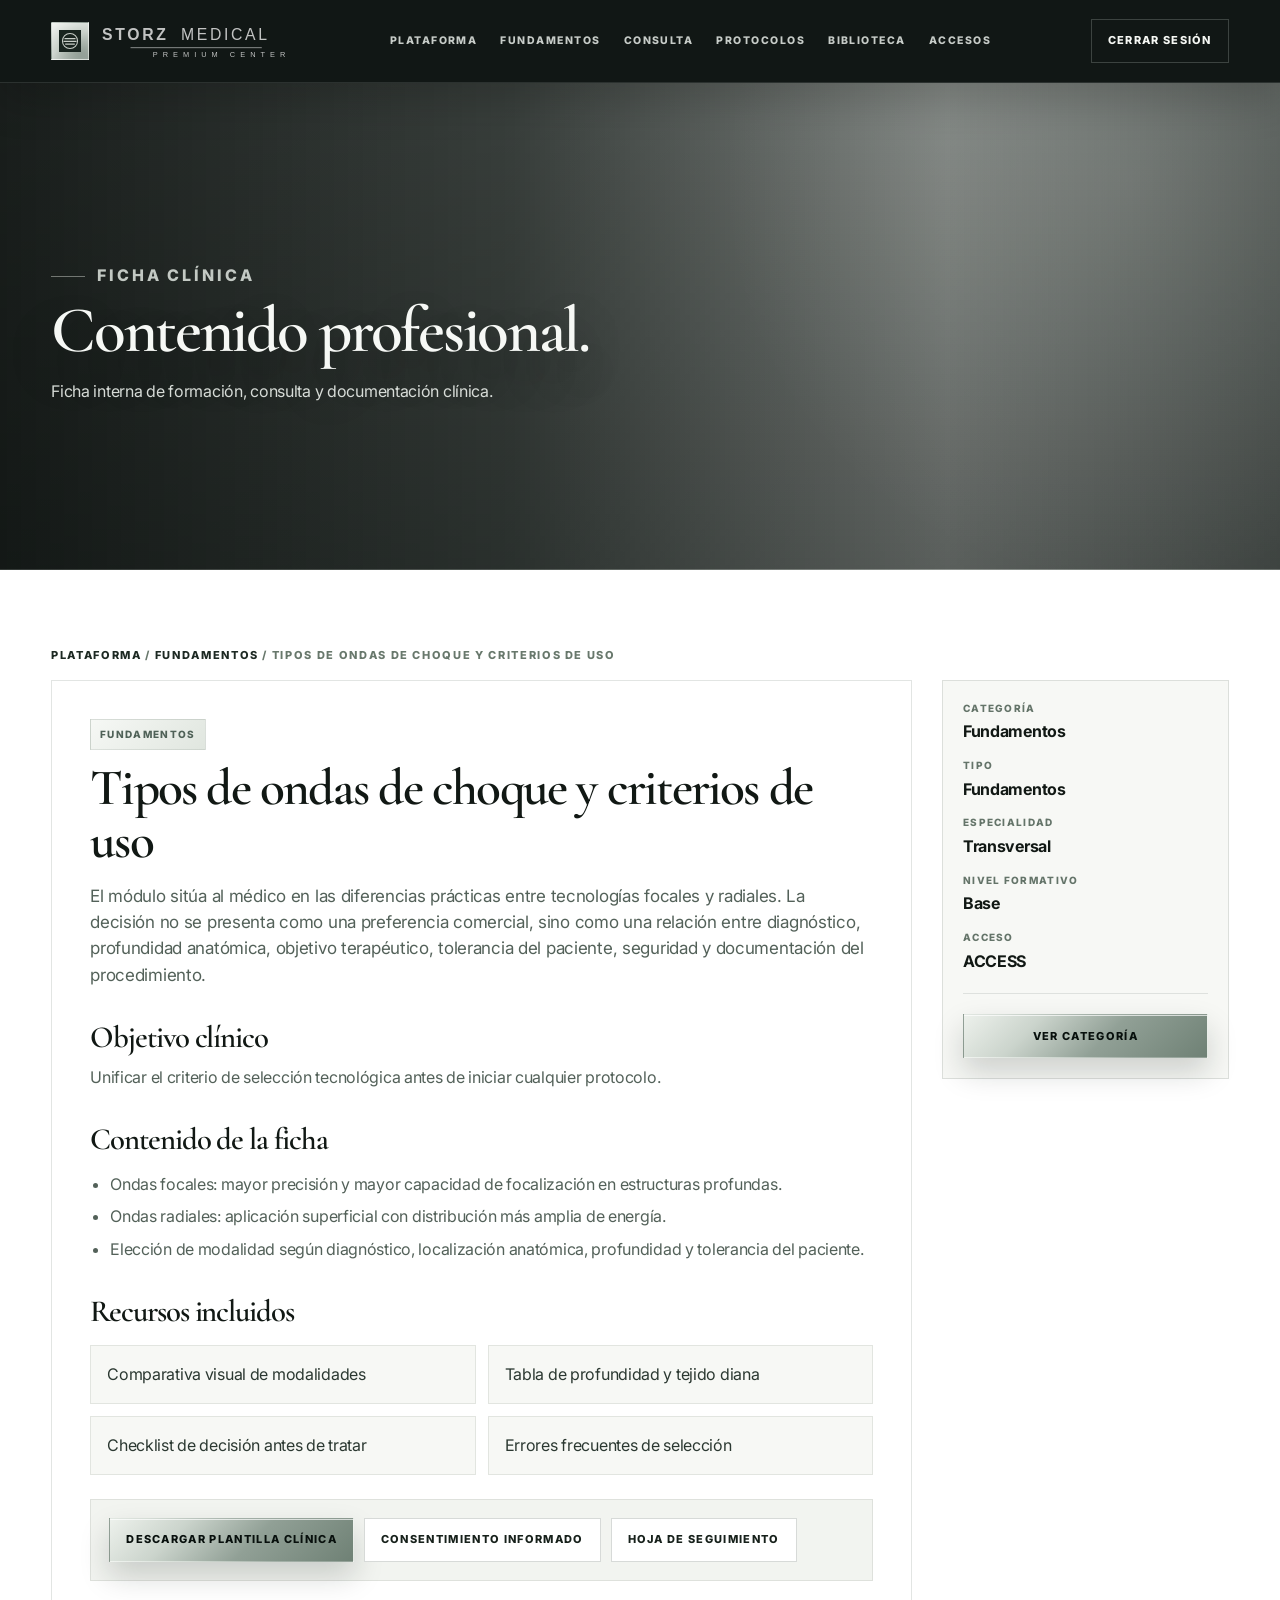
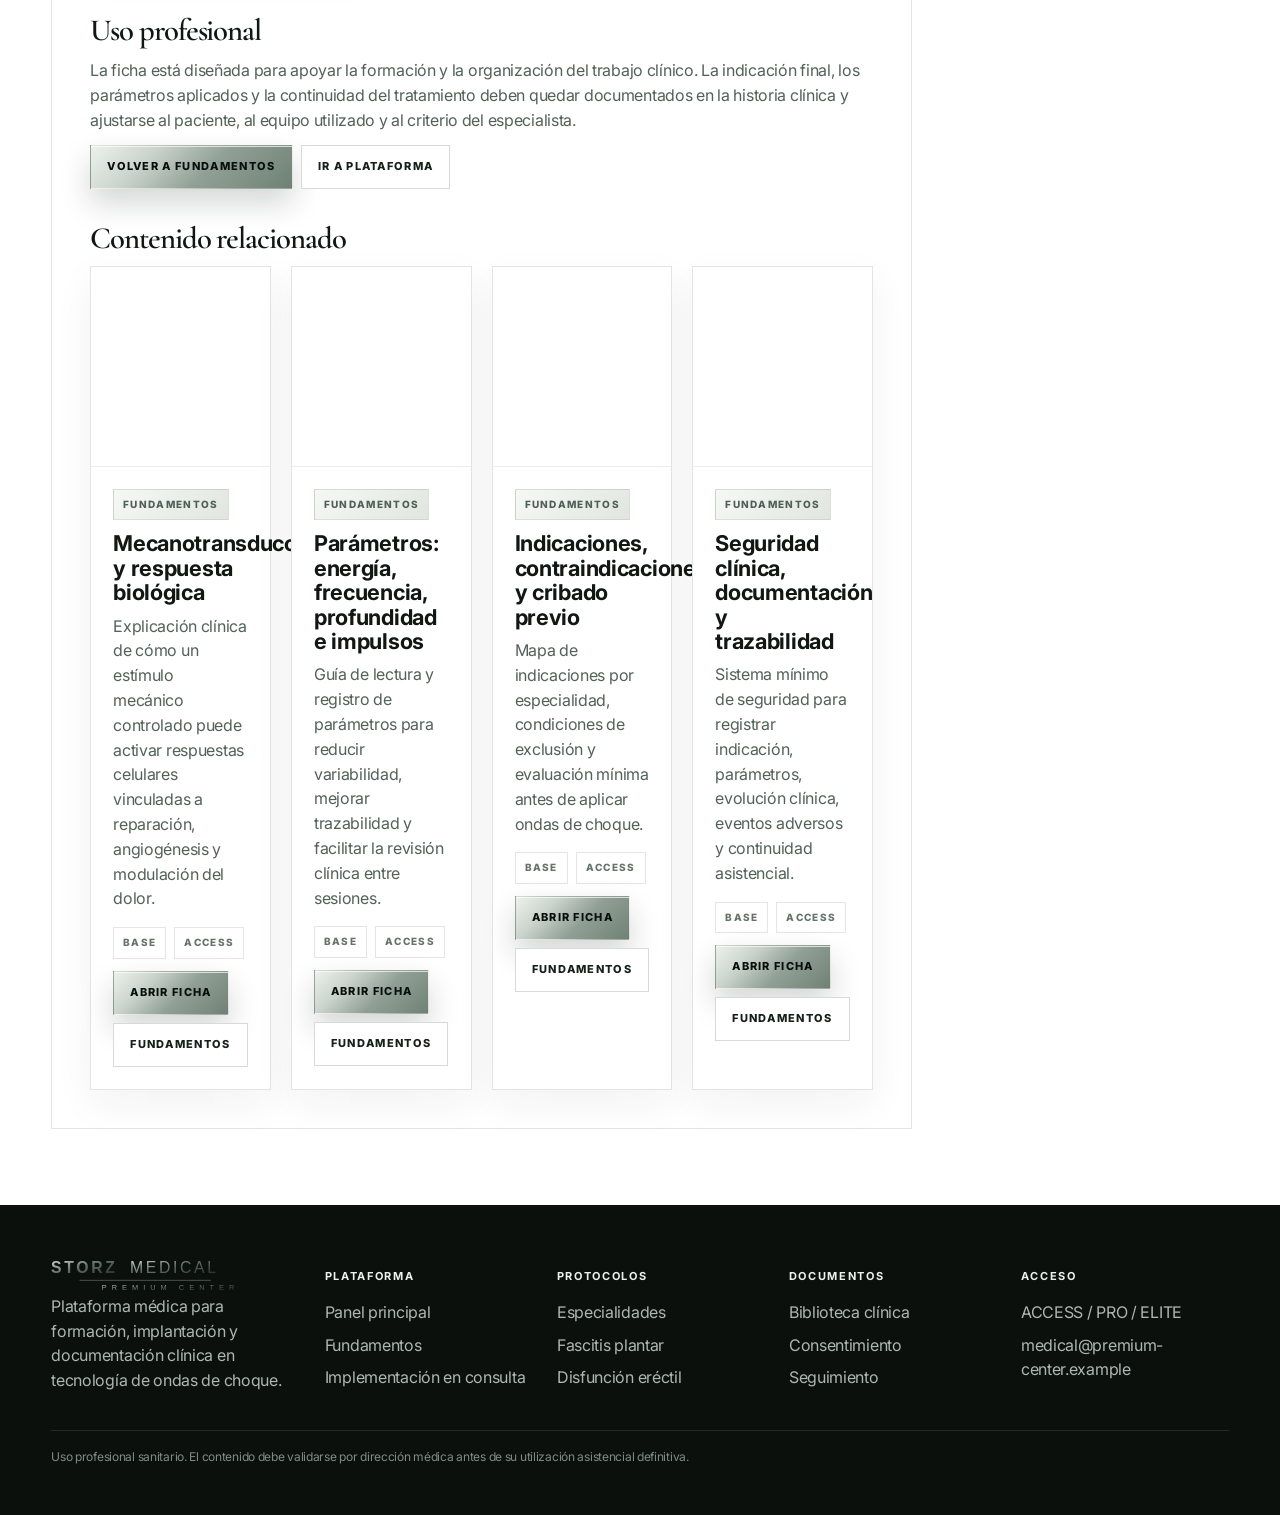
<file: detalle.html>
<!doctype html><html lang="es"><head><meta charset="utf-8"><meta name="viewport" content="width=device-width, initial-scale=1"><title>Ficha clínica · STORZ Medical Premium Center</title><meta name="description" content="Detalle del recurso clínico"><link rel="icon" href="[data-uri]"><style>@import url('https://fonts.googleapis.com/css2?family=Inter:wght@300;400;500;600;700;800&family=Cormorant+Garamond:wght@500;600&display=swap');
:root{
  --page:#f7f8f5;--paper:#ffffff;--paper2:#eef1ec;--ink:#111814;--text:#2b3831;--muted:#66736b;--line:rgba(73,88,78,.16);
  --brand:#637469;--brand2:#8d9a91;--metal:#d6d7d0;--deep:#111814;--deep2:#1a241f;--accent:#dad6c8;--ok:#607468;
  --shadow:0 22px 70px rgba(18,27,22,.11);--shadow2:0 10px 30px rgba(18,27,22,.08);--max:1510px;
}
*{box-sizing:border-box}html{scroll-behavior:smooth}body{margin:0;background:var(--page);color:var(--text);font-family:Inter,system-ui,-apple-system,Segoe UI,Arial,sans-serif;line-height:1.55;letter-spacing:-.018em}a{color:inherit;text-decoration:none}img{max-width:100%;display:block}.container{width:min(var(--max),100%);margin:0 auto;padding:0 clamp(18px,3vw,46px)}.hidden{display:none!important}
.btn{display:inline-flex;align-items:center;justify-content:center;gap:10px;min-height:44px;padding:12px 16px;border:1px solid rgba(73,88,78,.22);background:#fff;color:#17211b;font-size:11px;text-transform:uppercase;letter-spacing:.12em;font-weight:800;cursor:pointer;transition:.18s ease}.btn:hover{transform:translateY(-1px);box-shadow:0 10px 24px rgba(18,27,22,.09)}.btn.primary{background:linear-gradient(135deg,#eef0eb 0%,#c4cbc3 42%,#68786c 100%);border-color:transparent;color:#111814}.btn.dark{background:#111814;color:#fff;border-color:#111814}.btn.ghost{background:transparent}.tag,.micro{display:inline-flex;align-items:center;gap:7px;border:1px solid rgba(99,116,105,.18);background:#f2f4f0;color:#56655c;font-size:10px;text-transform:uppercase;letter-spacing:.13em;font-weight:800;padding:7px 9px}.micro{background:#fff;color:#66736b}.kicker,.eyebrow{font-size:11px;text-transform:uppercase;letter-spacing:.18em;color:#647469;font-weight:800;margin:0 0 10px}.eyebrow:before{content:"";width:34px;height:1px;background:#8d9a91;display:inline-block;margin-right:12px;vertical-align:middle}
h1,h2,h3{color:var(--ink)}h1,h2{font-family:"Cormorant Garamond",Georgia,serif;font-weight:600;letter-spacing:-.035em;line-height:1.02;margin:0}.section h2{font-size:clamp(34px,3.7vw,52px)}.page-title{font-size:clamp(38px,4.5vw,64px)}p{margin:0;color:var(--muted)}
.login-page{min-height:100vh;background:linear-gradient(135deg,#fbfcf8 0%,#eef1eb 52%,#d5ddd4 100%);padding:28px;display:grid;place-items:center}.login-frame{width:min(1220px,100%);min-height:690px;display:grid;grid-template-columns:.95fr 1.05fr;background:rgba(255,255,255,.86);border:1px solid rgba(95,112,101,.22);box-shadow:var(--shadow);overflow:hidden}.login-panel{padding:clamp(32px,5vw,60px);display:flex;flex-direction:column;justify-content:center}.login-logo{width:min(260px,70vw);margin-bottom:44px}.login-panel h1{font-size:clamp(42px,5vw,64px);max-width:560px;margin-bottom:18px}.login-panel p{max-width:570px}.login-form{display:grid;gap:15px;margin-top:28px;max-width:520px}.field{display:grid;gap:8px}.field label{font-size:11px;text-transform:uppercase;letter-spacing:.14em;font-weight:800;color:#617068}.field input{background:#fff;border:1px solid rgba(73,88,78,.22);padding:15px 14px;font-size:15px;outline:none;color:#111814}.field input:focus{border-color:#68786c;box-shadow:0 0 0 4px rgba(104,120,108,.12)}.login-note{font-size:12px;color:#6f7d75;border-left:2px solid #8d9a91;padding-left:12px;margin-top:15px}.login-visual{position:relative;min-height:520px;background:#d8ddd5;overflow:hidden}.login-visual:before{content:"";position:absolute;inset:0;background:linear-gradient(180deg,rgba(13,18,16,.03),rgba(13,18,16,.62)),url('https://images.unsplash.com/photo-1551076805-e1869033e561?auto=format&fit=crop&w=1900&q=82');background-size:cover;background-position:center}.login-visual-content{position:absolute;left:36px;right:36px;bottom:36px;color:#fff}.login-visual-content h2{font-size:clamp(30px,3.5vw,46px);color:#fff;margin:0 0 12px}.login-visual-content p{color:#e8eee8;max-width:620px}.access-strip{display:grid;grid-template-columns:repeat(3,1fr);gap:10px;margin-top:24px}.access-strip div{background:rgba(255,255,255,.16);border:1px solid rgba(255,255,255,.22);padding:13px}.access-strip strong{font-size:20px;display:block;color:#fff}.access-strip span{display:block;font-size:10px;text-transform:uppercase;letter-spacing:.14em;color:#dbe4dc}
.topbar{position:sticky;top:0;z-index:50;background:rgba(255,255,255,.92);backdrop-filter:blur(18px);border-bottom:1px solid var(--line)}.nav{height:80px;display:flex;align-items:center;justify-content:space-between;gap:18px}.brand{display:flex;align-items:center;gap:13px;min-width:210px}.brand img.logo{width:188px}.brand-mark{width:38px;height:38px;border:1px solid rgba(104,120,108,.28);display:grid;place-items:center;background:linear-gradient(145deg,#fff,#cfd6cf 58%,#58685d);box-shadow:inset 0 0 14px rgba(255,255,255,.46)}.brand-mark img{width:22px}.navlinks{display:flex;align-items:center;gap:3px}.navlinks a{font-size:10.5px;text-transform:uppercase;letter-spacing:.11em;color:#445048;padding:12px 9px;border:1px solid transparent;font-weight:800}.navlinks a:hover,.navlinks a.active{border-color:rgba(104,120,108,.25);background:#f1f3ef}.nav-actions{display:flex;align-items:center;gap:8px}.menu-toggle{display:none;width:46px;height:46px;background:#fff;border:1px solid var(--line);font-size:24px;color:#111814}.mobile-panel{display:none}
.hero-app{background:linear-gradient(180deg,#fff 0%,#f7f8f5 100%);border-bottom:1px solid var(--line);overflow:hidden}.hero-grid{display:grid;grid-template-columns:1.02fr .98fr;gap:clamp(28px,4vw,58px);align-items:center;padding-top:clamp(52px,6vw,82px);padding-bottom:clamp(52px,6vw,82px)}.hero-copy h1{font-size:clamp(42px,5.2vw,72px);max-width:820px}.hero-copy p{font-size:17px;max-width:720px;margin:22px 0 26px}.hero-actions{display:flex;flex-wrap:wrap;gap:12px}.hero-media{position:relative;min-height:480px;display:grid;align-items:end}.hero-media:before{content:"";position:absolute;inset:0;background:linear-gradient(180deg,rgba(17,24,20,.06),rgba(17,24,20,.48)),url('https://images.unsplash.com/photo-1519494026892-80bbd2d6fd0d?auto=format&fit=crop&w=1900&q=82');background-size:cover;background-position:center;border:1px solid rgba(73,88,78,.16);box-shadow:var(--shadow)}.brand-card{position:relative;margin:0 28px 28px;padding:22px;background:rgba(255,255,255,.84);border:1px solid rgba(73,88,78,.18);box-shadow:var(--shadow2);backdrop-filter:blur(10px)}.brand-card img{border:1px solid rgba(73,88,78,.15);margin-bottom:14px}.metric-row{display:grid;grid-template-columns:repeat(3,1fr);gap:10px}.metric{background:#f7f8f5;border:1px solid rgba(73,88,78,.12);padding:14px}.metric strong{display:block;font-size:24px;color:#111814}.metric span{display:block;font-size:10px;text-transform:uppercase;letter-spacing:.12em;color:#68766e;font-weight:800}.status-line{display:flex;flex-wrap:wrap;gap:9px;margin-top:24px}.pill{display:inline-flex;align-items:center;gap:8px;padding:9px 10px;background:#eef0eb;border:1px solid rgba(104,120,108,.16);font-size:10px;text-transform:uppercase;letter-spacing:.12em;font-weight:800;color:#526157}.pill:before{content:"";width:6px;height:6px;background:#68786c;border-radius:50%}
.section{padding:clamp(58px,6vw,88px) 0}.section.white{background:#fff}.section.soft{background:#eef1ec}.section.deep{background:#111814;color:#eef2ed}.section.deep h2,.section.deep h3{color:#fff}.section.deep p{color:#c4cec6}.section-head{display:grid;grid-template-columns:1.08fr .92fr;gap:32px;align-items:end;margin-bottom:30px}.section-head p{max-width:760px}.grid{display:grid;gap:20px}.cols-2{grid-template-columns:repeat(2,minmax(0,1fr))}.cols-3{grid-template-columns:repeat(3,minmax(0,1fr))}.cols-4{grid-template-columns:repeat(4,minmax(0,1fr))}.auto-grid{grid-template-columns:repeat(auto-fit,minmax(245px,1fr))}.tile{position:relative;min-height:335px;overflow:hidden;border:1px solid rgba(73,88,78,.15);background:#111814;display:flex;align-items:flex-end;box-shadow:0 16px 55px rgba(20,27,23,.10)}.tile:before{content:"";position:absolute;inset:0;background:linear-gradient(180deg,rgba(13,18,16,.04),rgba(13,18,16,.78)),var(--img);background-size:cover;background-position:center;transition:.35s ease}.tile:hover:before{transform:scale(1.035)}.tile-content{position:relative;z-index:2;padding:24px;color:#fff}.tile small{display:inline-flex;font-size:10px;text-transform:uppercase;letter-spacing:.15em;color:#e2e9e2;font-weight:800}.tile h3{font-size:clamp(24px,2.1vw,32px);line-height:1.04;margin:11px 0 9px;color:#fff}.tile p{color:#dbe4dc;margin-bottom:16px}.arrow{font-size:11px;text-transform:uppercase;letter-spacing:.13em;font-weight:800;color:#fff}.card{background:#fff;border:1px solid rgba(73,88,78,.14);box-shadow:0 14px 38px rgba(22,30,25,.055);display:flex;flex-direction:column;min-width:0;min-height:100%}.card-media{min-height:200px;background:var(--img);background-size:cover;background-position:center;border-bottom:1px solid rgba(73,88,78,.1)}.card-pad{padding:22px}.card h3{font-size:clamp(21px,1.7vw,27px);line-height:1.12;margin:11px 0 9px}.card p{margin-bottom:16px}.resource-meta,.resource-actions{display:flex;flex-wrap:wrap;gap:8px}.resource-actions{margin-top:auto;padding-top:12px}.program-row{display:grid;grid-template-columns:.42fr 1fr .28fr;gap:20px;align-items:start;border-top:1px solid var(--line);padding:24px 0}.program-row:first-child{border-top:0}.program-row h3{font-size:27px;margin:0}.program-row ul{margin:0;padding-left:18px;color:#526057}.program-row li{margin:5px 0}.program-row .number{font-family:"Cormorant Garamond",Georgia,serif;font-size:48px;line-height:1;color:#9aa59d}.filters{display:flex;flex-wrap:wrap;gap:8px;margin-bottom:24px}.filter-btn{border:1px solid rgba(99,116,105,.18);background:#fff;color:#56655c;padding:10px 12px;font-size:10px;text-transform:uppercase;letter-spacing:.12em;font-weight:800;cursor:pointer}.filter-btn.active,.filter-btn:hover{background:#111814;color:#fff;border-color:#111814}.searchbar{display:flex;gap:12px;margin-bottom:22px}.searchbar input{flex:1;min-width:220px;background:#fff;border:1px solid rgba(73,88,78,.18);padding:14px 15px;outline:none;color:#111814;font-size:15px}.searchbar input:focus{border-color:#68786c;box-shadow:0 0 0 4px rgba(104,120,108,.11)}.empty{display:none;padding:22px;background:#fff;border:1px solid var(--line);color:#65726a}.carousel-wrap{position:relative}.carousel{display:grid;grid-auto-flow:column;grid-auto-columns:minmax(290px,390px);gap:18px;overflow-x:auto;scroll-snap-type:x mandatory;padding-bottom:12px;scrollbar-width:thin}.carousel .card{scroll-snap-align:start}.carousel-controls{display:flex;gap:8px;justify-content:flex-end;margin-bottom:14px}.round{width:42px;height:42px;border:1px solid rgba(73,88,78,.2);background:#fff;color:#111814;cursor:pointer}.round:hover{background:#eef1ec}.split{display:grid;grid-template-columns:.95fr 1.05fr;gap:38px;align-items:center}.metal-panel{background:linear-gradient(135deg,#f8f9f5,#d9ded6 52%,#87968d);border:1px solid rgba(73,88,78,.18);padding:28px;color:#15201a;box-shadow:var(--shadow)}.metal-panel h3{font-size:clamp(34px,3vw,48px);margin:0 0 12px}.flow{display:grid;gap:12px}.flow-step{background:#fff;border:1px solid rgba(73,88,78,.14);padding:20px;display:grid;grid-template-columns:auto 1fr;gap:16px}.flow-step:before{content:"";width:16px;height:16px;border:2px solid #68786c;margin-top:5px}.flow-step h3{font-size:21px;margin:0 0 5px}.flow-step p{margin:0}.page-hero{background:#fff;border-bottom:1px solid var(--line);overflow:hidden}.page-hero .container{display:grid;grid-template-columns:1.15fr .85fr;gap:36px;align-items:end;padding-top:clamp(56px,6vw,86px);padding-bottom:clamp(42px,5vw,66px)}.page-hero p{font-size:16px;max-width:760px;margin-top:15px}.hero-image{min-height:292px;background:var(--hero-img);background-size:cover;background-position:center;border:1px solid rgba(73,88,78,.15);box-shadow:var(--shadow)}.breadcrumb{font-size:11px;text-transform:uppercase;letter-spacing:.15em;color:#68786c;font-weight:800;margin-bottom:16px}.breadcrumb a{color:#1d2923}.dashboard-grid{display:grid;grid-template-columns:minmax(190px,245px) 1fr;gap:24px}.rail{background:#fff;border:1px solid rgba(73,88,78,.14);padding:14px;align-self:start}.rail a{display:flex;justify-content:space-between;gap:10px;padding:13px;border-bottom:1px solid rgba(73,88,78,.08);color:#435149;font-weight:700;font-size:13px}.rail a:last-child{border-bottom:0}.rail a:hover{background:#f2f4f0}.statline{display:grid;grid-template-columns:repeat(4,1fr);gap:12px;margin-bottom:20px}.stat{background:#fff;border:1px solid rgba(73,88,78,.14);padding:17px}.stat strong{font-size:28px;color:#111814;display:block}.stat span{font-size:10px;text-transform:uppercase;letter-spacing:.12em;color:#66736b;font-weight:800}.access-card{background:#fff;border:1px solid rgba(73,88,78,.14);box-shadow:0 14px 38px rgba(22,30,25,.055);padding:26px;min-height:100%;display:flex;flex-direction:column}.access-card h3{font-size:clamp(30px,2.8vw,44px);margin:14px 0 10px}.access-card ul{margin:16px 0 22px;padding-left:19px;color:#526057}.access-card li{margin:8px 0}.access-card .btn{margin-top:auto;align-self:flex-start}.access-wide{display:grid;grid-template-columns:.75fr 1.25fr;gap:22px;align-items:start}.access-summary{background:#111814;color:#fff;border:1px solid rgba(73,88,78,.2);padding:28px}.access-summary h2{color:#fff;font-size:44px}.access-summary p{color:#d1d9d2;margin-top:14px}.compare-table{background:#fff;border:1px solid rgba(73,88,78,.14);overflow:auto}.compare-table table{width:100%;border-collapse:collapse;min-width:720px}.compare-table th,.compare-table td{padding:16px;border-bottom:1px solid rgba(73,88,78,.11);text-align:left}.compare-table th{font-size:11px;text-transform:uppercase;letter-spacing:.12em;color:#56655c;background:#f4f6f2}.detail-shell{background:#fff}.detail-layout{display:grid;grid-template-columns:minmax(0,2.25fr) minmax(260px,.75fr);gap:30px;align-items:start}.article{background:#fff;border:1px solid rgba(73,88,78,.12);padding:clamp(24px,3vw,38px)}.article h1{font-size:clamp(38px,4vw,58px);margin:12px 0 16px}.article h2{font-size:clamp(26px,2.4vw,36px);margin:34px 0 12px}.article p,.article li{color:#536159}.article ul{padding-left:20px}.article li{margin:8px 0}.clinical-list{display:grid;grid-template-columns:repeat(2,minmax(0,1fr));gap:12px;margin:18px 0}.clinical-list div{background:#f7f8f5;border:1px solid rgba(73,88,78,.12);padding:16px}.meta-panel{background:#f7f8f5;border:1px solid rgba(73,88,78,.13);padding:20px}.meta-panel dl{margin:0;display:grid;gap:14px}.meta-panel dt{font-size:10px;text-transform:uppercase;letter-spacing:.13em;color:#647469;font-weight:800}.meta-panel dd{margin:3px 0 0;color:#111814;font-weight:700}.download-strip{display:flex;flex-wrap:wrap;gap:10px;padding:18px;background:#f2f4f0;border:1px solid rgba(73,88,78,.12);margin:24px 0}.source-note{font-size:12px;border-left:2px solid #8d9a91;padding-left:12px;color:#66736b}.footer{padding:48px 0;background:#0b100d;color:#aeb7af}.footer-grid{display:grid;grid-template-columns:1.2fr repeat(4,1fr);gap:24px}.footer img{width:188px;opacity:.92}.footer p{color:#aeb7af}.footer h4{font-size:11px;text-transform:uppercase;letter-spacing:.15em;color:#eef2ed}.footer a{display:block;margin:8px 0;color:#aeb7af}.footer a:hover{color:#fff}.fineprint{border-top:1px solid rgba(255,255,255,.1);margin-top:32px;padding-top:17px;font-size:12px;color:#7f8b83}
@media (max-width:1180px){.navlinks,.nav-actions{display:none}.menu-toggle{display:block}.mobile-panel{display:none;position:absolute;top:80px;left:0;right:0;background:#fff;border-bottom:1px solid var(--line);padding:16px 24px;box-shadow:var(--shadow2)}.mobile-panel.open{display:grid}.mobile-panel a{padding:13px;border-bottom:1px solid rgba(73,88,78,.08);text-transform:uppercase;letter-spacing:.12em;font-size:12px;font-weight:800}.hero-grid,.page-hero .container,.split,.detail-layout,.access-wide,.dashboard-grid{grid-template-columns:1fr}.rail{display:grid;grid-template-columns:repeat(3,1fr);gap:8px}.rail a{border:1px solid rgba(73,88,78,.08)}.hero-media{min-height:390px}.statline{grid-template-columns:repeat(2,1fr)}.footer-grid{grid-template-columns:1.2fr 1fr 1fr}.program-row{grid-template-columns:.22fr 1fr}.program-row .btn{grid-column:2}}
@media (max-width:760px){.login-page{padding:14px}.login-frame{grid-template-columns:1fr;min-height:0}.login-visual{min-height:360px}.access-strip{grid-template-columns:1fr}.nav{height:74px}.brand img.logo{width:152px}.brand-mark{width:34px;height:34px}.mobile-panel{top:74px}.hero-grid{padding-top:42px;padding-bottom:42px}.hero-copy h1,.page-title{font-size:40px}.hero-copy p{font-size:15px}.section-head{grid-template-columns:1fr}.cols-2,.cols-3,.cols-4{grid-template-columns:1fr}.program-row{grid-template-columns:1fr}.program-row .number{font-size:38px}.program-row .btn{grid-column:auto}.rail{grid-template-columns:1fr}.statline{grid-template-columns:1fr}.searchbar{display:block}.searchbar input{width:100%;margin-bottom:10px}.clinical-list{grid-template-columns:1fr}.footer-grid{grid-template-columns:1fr}.carousel{grid-auto-columns:minmax(260px,88vw)}.brand-card{margin:0 16px 16px}.hero-media{min-height:320px}.article{padding:22px}.metric-row{grid-template-columns:1fr}.access-wide{gap:16px}}

/* === V6 HERO/TOPBAR OVERRIDE — applied over V4 without changing content or structure === */
:root{
  --v6-dark:#09110e;
  --v6-dark-2:#111c17;
  --v6-green:#6f8175;
  --v6-green-2:#aab6ad;
  --v6-metal:#d8ddd6;
}

.topbar{
  background:rgba(8,14,12,.96)!important;
  border-bottom:1px solid rgba(214,221,214,.13)!important;
  box-shadow:0 18px 40px rgba(0,0,0,.18);
}
.nav{height:82px!important;}
.brand img.logo{
  filter:brightness(0) invert(1) contrast(.82) opacity(.82);
}
.brand-mark{
  background:linear-gradient(145deg,#eef1ed 0%,#bfc8c0 52%,#617368 100%)!important;
  border-color:rgba(255,255,255,.20)!important;
}
.navlinks a{
  color:rgba(239,244,239,.82)!important;
  letter-spacing:.14em!important;
  border-color:transparent!important;
}
.navlinks a:hover,
.navlinks a.active{
  color:#fff!important;
  background:rgba(255,255,255,.055)!important;
  border-color:rgba(214,221,214,.22)!important;
}
.nav-actions .btn{
  background:transparent!important;
  color:#f5f7f3!important;
  border-color:rgba(214,221,214,.22)!important;
}
.menu-toggle{
  background:rgba(255,255,255,.05)!important;
  color:#fff!important;
  border-color:rgba(214,221,214,.18)!important;
}

.btn.primary{
  background:linear-gradient(135deg,#edf1ec 0%,#cbd4cc 28%,#91a096 58%,#6f8175 100%)!important;
  color:#08100d!important;
  border-color:rgba(255,255,255,.18)!important;
  box-shadow:inset 0 1px 0 rgba(255,255,255,.68),0 14px 30px rgba(16,27,21,.18)!important;
}
.btn.dark{
  background:linear-gradient(135deg,#17231d 0%,#08110e 100%)!important;
}

.hero-app{
  position:relative!important;
  background:
    linear-gradient(90deg,rgba(5,10,8,.88) 0%,rgba(8,15,12,.78) 38%,rgba(8,15,12,.42) 70%,rgba(8,15,12,.64) 100%),
    linear-gradient(180deg,rgba(21,34,27,.12),rgba(21,34,27,.35)),
    url('https://images.unsplash.com/photo-1519494026892-80bbd2d6fd0d?auto=format&fit=crop&w=2200&q=86') center/cover no-repeat!important;
  border-bottom:1px solid rgba(214,221,214,.12)!important;
  color:#eef3ee!important;
}
.hero-app:before{
  content:"";
  position:absolute;
  left:0;right:0;top:0;height:1px;
  background:linear-gradient(90deg,transparent,rgba(216,221,214,.32),transparent);
}
.hero-app .hero-grid{
  min-height:clamp(560px,68vh,760px)!important;
  padding-top:clamp(60px,7vw,105px)!important;
  padding-bottom:clamp(60px,7vw,105px)!important;
}
.hero-app .eyebrow,
.hero-app .kicker{color:rgba(228,235,228,.80)!important;}
.hero-app .eyebrow:before{background:rgba(216,221,214,.45)!important;}
.hero-app h1,
.hero-app h2,
.hero-app h3{color:#f6f8f5!important;}
.hero-app .hero-copy h1{
  font-size:clamp(42px,5.3vw,78px)!important;
  max-width:900px!important;
  text-shadow:0 22px 44px rgba(0,0,0,.32);
}
.hero-app .hero-copy p{
  color:rgba(240,245,240,.88)!important;
  max-width:760px!important;
}
.hero-app .pill{
  background:rgba(255,255,255,.08)!important;
  border-color:rgba(255,255,255,.16)!important;
  color:rgba(244,248,244,.88)!important;
}
.hero-app .pill:before{background:var(--v6-metal)!important;}
.hero-app .hero-media:before{
  background:
    linear-gradient(180deg,rgba(12,19,16,.10),rgba(12,19,16,.62)),
    url('https://images.unsplash.com/photo-1580281658626-ee379f3cce93?auto=format&fit=crop&w=1700&q=84') center/cover no-repeat!important;
  border-color:rgba(255,255,255,.16)!important;
}
.hero-app .hero-media:after{
  content:"";
  position:absolute;
  inset:22px;
  border:1px solid rgba(255,255,255,.10);
  pointer-events:none;
}
.hero-app .brand-card{
  background:rgba(239,243,239,.88)!important;
  border-color:rgba(255,255,255,.24)!important;
  box-shadow:0 30px 80px rgba(0,0,0,.28)!important;
  backdrop-filter:blur(12px);
}
.hero-app .brand-card:before{
  content:"";
  position:absolute;
  left:22px;right:22px;top:0;height:3px;
  background:linear-gradient(90deg,#d8ddd6,#6f8175,#d8ddd6);
}

.page-hero{
  position:relative!important;
  overflow:hidden!important;
  background:
    linear-gradient(90deg,rgba(5,10,8,.90) 0%,rgba(8,15,12,.76) 40%,rgba(8,15,12,.42) 74%,rgba(8,15,12,.62) 100%),
    linear-gradient(180deg,rgba(26,42,33,.14),rgba(5,10,8,.40)),
    var(--page-hero-bg, url('https://images.unsplash.com/photo-1579684385127-1ef15d508118?auto=format&fit=crop&w=2200&q=86')) center/cover no-repeat!important;
  border-bottom:1px solid rgba(214,221,214,.14)!important;
  color:#eef3ee!important;
}
.page-hero:before{
  content:"";
  position:absolute;
  inset:0;
  background:radial-gradient(circle at 88% 20%,rgba(203,212,204,.14),transparent 34%);
  pointer-events:none;
}
.page-hero .container{
  position:relative;
  z-index:1;
  grid-template-columns:minmax(0,950px)!important;
  align-items:center!important;
  min-height:clamp(440px,54vh,640px)!important;
  padding-top:clamp(70px,8vw,118px)!important;
  padding-bottom:clamp(70px,8vw,118px)!important;
}
.page-hero .hero-image{display:none!important;}
.page-hero .breadcrumb,
.page-hero .breadcrumb a,
.page-hero .eyebrow{color:rgba(231,237,231,.82)!important;}
.page-hero .eyebrow:before{background:rgba(216,221,214,.46)!important;}
.page-hero .page-title{
  color:#f6f8f5!important;
  font-size:clamp(40px,5.1vw,78px)!important;
  max-width:980px!important;
  text-shadow:0 22px 44px rgba(0,0,0,.34);
}
.page-hero p{
  color:rgba(240,245,240,.88)!important;
  max-width:760px!important;
}

.card,.access-card,.stat,.rail,.compare-table,.article,.meta-panel{
  border-color:rgba(83,101,91,.17)!important;
}
.card:hover,.access-card:hover{
  box-shadow:0 22px 58px rgba(18,27,22,.10)!important;
}
.tag{
  background:linear-gradient(135deg,#f6f8f5 0%,#e0e6df 100%)!important;
  color:#4f6157!important;
}
.section.deep{
  background:linear-gradient(180deg,#111c17 0%,#07100d 100%)!important;
}

@media (max-width:1180px){
  .mobile-panel{
    background:rgba(8,14,12,.98)!important;
    border-bottom-color:rgba(214,221,214,.16)!important;
  }
  .mobile-panel a{
    color:#eef3ee!important;
    border-bottom-color:rgba(214,221,214,.10)!important;
  }
  .hero-app .hero-grid{grid-template-columns:1fr!important;}
  .hero-app .hero-media{min-height:360px!important;}
}
@media (max-width:760px){
  .nav{height:74px!important;}
  .page-hero .container{min-height:420px!important;padding-top:56px!important;padding-bottom:56px!important;}
  .page-hero .page-title,.hero-app .hero-copy h1{font-size:clamp(38px,12vw,52px)!important;}
  .hero-app .hero-grid{min-height:auto!important;}
  .hero-app .hero-media{min-height:300px!important;}
}


/* ===== V8 MOBILE-FIRST RESPONSIVE PATCH ===== */
html,body{max-width:100%;overflow-x:hidden;-webkit-text-size-adjust:100%}
img{max-width:100%;height:auto}
.container{width:100%;max-width:min(var(--max),100%);padding-left:clamp(18px,4vw,54px);padding-right:clamp(18px,4vw,54px)}
.carousel{
  display:flex!important;
  grid-auto-flow:unset!important;
  grid-auto-columns:unset!important;
  overflow-x:auto!important;
  overflow-y:hidden!important;
  scroll-snap-type:x mandatory;
  -webkit-overflow-scrolling:touch;
  overscroll-behavior-x:contain;
  gap:18px;
  padding-bottom:18px;
  scrollbar-width:thin;
}
.carousel>*{
  flex:0 0 clamp(300px,34vw,420px);
  scroll-snap-align:start;
  scroll-snap-stop:always;
}
.carousel .card{height:auto}
.carousel-controls{display:flex;gap:8px}
.round{touch-action:manipulation}
.btn,.filter-btn,.menu-toggle{touch-action:manipulation}

@media (max-width:1180px){
  .carousel>*{flex-basis:clamp(300px,48vw,420px)}
  .mobile-panel.open{display:grid}
  .mobile-panel a{line-height:1.2}
}

@media (max-width:760px){
  body{font-size:15px;line-height:1.55}
  .container{padding-left:18px;padding-right:18px}
  .login-page{min-height:100svh;padding:0;display:block}
  .login-frame{width:100%;min-height:100svh;grid-template-columns:1fr;border:0;box-shadow:none}
  .login-panel{padding:24px 20px 26px}
  .login-logo{width:min(190px,66vw);margin-bottom:26px}
  .login-panel h1{font-size:clamp(34px,11vw,46px);line-height:1.02;letter-spacing:-.045em}
  .login-panel p{font-size:15px;line-height:1.55}
  .login-form{gap:12px;margin-top:22px}
  .field{gap:6px}
  .field input{width:100%;min-height:48px;font-size:16px}
  .login-form .btn,.login-form button{width:100%;min-height:50px}
  .login-note{font-size:12px;line-height:1.45}
  .login-visual{min-height:auto;padding:24px 20px 36px;background:linear-gradient(180deg,#17231d 0%,#0d1512 100%)}
  .login-visual:before{opacity:.22}
  .login-visual:after{inset:14px}
  .login-visual-content{position:relative;left:auto;right:auto;bottom:auto}
  .login-visual-content h2{font-size:clamp(26px,8vw,34px);line-height:1.08}
  .access-strip{grid-template-columns:1fr;gap:8px}
  .access-strip div{padding:12px}
  .access-strip strong{font-size:18px}
  .access-strip span{font-size:9px}

  .topbar{position:sticky}
  .nav{height:66px}
  .brand{min-width:auto;gap:9px}
  .brand img.logo{width:140px}
  .brand-mark{width:32px;height:32px}
  .menu-toggle{display:grid;place-items:center;min-width:44px;height:44px;font-size:22px}
  .mobile-panel{top:66px;padding:8px 18px 14px;max-height:calc(100svh - 66px);overflow:auto}
  .mobile-panel.open{display:grid;grid-template-columns:1fr}
  .mobile-panel a{padding:14px 2px;font-size:11px;letter-spacing:.12em}

  .hero-grid,.page-hero .container{grid-template-columns:1fr;gap:22px;padding-top:34px;padding-bottom:34px}
  .hero-copy h1,.page-title,.article h1{font-size:clamp(34px,11vw,46px);line-height:1.03}
  .hero-copy p,.page-hero p{font-size:15px;line-height:1.55;margin:16px 0 20px}
  .hero-actions{display:grid;grid-template-columns:1fr;gap:10px}
  .hero-actions .btn{width:100%}
  .status-line{display:grid;grid-template-columns:1fr;gap:8px}
  .pill{width:100%;justify-content:flex-start}
  .hero-media{min-height:320px}
  .brand-card{margin:0 12px 12px;padding:14px}
  .metric-row{grid-template-columns:1fr}
  .metric{padding:12px}

  .section{padding:44px 0}
  .section-head{grid-template-columns:1fr;gap:14px;margin-bottom:22px}
  .section h2{font-size:clamp(28px,9vw,38px);line-height:1.07}
  .kicker,.eyebrow{font-size:10px;letter-spacing:.16em}
  .grid.cols-3,.grid.cols-4,.grid.cols-2,.grid.auto-grid{grid-template-columns:1fr!important}
  .tile{min-height:300px}
  .tile-content{padding:20px}
  .tile h3{font-size:27px}
  .card-media{min-height:180px}
  .card-pad,.access-card,.stat,.article,.meta-panel{padding:18px}
  .card h3{font-size:23px}
  .resource-actions{display:grid;grid-template-columns:1fr;width:100%;gap:9px}
  .resource-actions .btn{width:100%}

  .carousel-controls{justify-content:flex-start;margin-top:-6px;margin-bottom:12px}
  .round{width:44px;height:44px;border-radius:999px}
  .carousel{
    margin-left:-18px;
    margin-right:-18px;
    padding-left:18px;
    padding-right:18px;
    scroll-padding-left:18px;
    gap:14px;
    touch-action:pan-x;
  }
  .carousel>.card,.carousel>*{
    flex:0 0 calc(88vw - 18px)!important;
    width:calc(88vw - 18px)!important;
    max-width:370px;
    min-width:272px;
  }
  .carousel .card{min-height:auto}

  .dashboard-grid,.split,.detail-layout,.access-wide{grid-template-columns:1fr!important}
  .rail{display:flex;overflow-x:auto;gap:8px;padding:10px;position:static;scroll-snap-type:x mandatory}
  .rail a{flex:0 0 auto;white-space:nowrap;border:1px solid rgba(73,88,78,.1);scroll-snap-align:start}
  .statline{grid-template-columns:1fr 1fr;gap:10px}
  .searchbar{display:block}
  .searchbar input{width:100%;min-height:48px;font-size:16px}
  .filters{
    display:flex;
    overflow-x:auto;
    flex-wrap:nowrap;
    padding-bottom:8px;
    margin-left:-18px;
    margin-right:-18px;
    padding-left:18px;
    padding-right:18px;
    scroll-snap-type:x mandatory;
  }
  .filter-btn{flex:0 0 auto;white-space:nowrap;scroll-snap-align:start}
  .clinical-list{grid-template-columns:1fr}
  .flow-step{grid-template-columns:1fr}
  .footer-grid{grid-template-columns:1fr;gap:16px}
}

@media (max-width:390px){
  .hero-copy h1,.page-title,.login-panel h1,.article h1{font-size:34px}
  .statline{grid-template-columns:1fr}
  .carousel>.card,.carousel>*{flex-basis:86vw!important;width:86vw!important}
  .brand img.logo{width:128px}
}

/* ===== V8 RESPONSIVE HOTFIX — no content changes ===== */
.login-page{
  background:
    linear-gradient(90deg,rgba(5,10,8,.92) 0%,rgba(8,15,12,.84) 42%,rgba(8,15,12,.55) 100%),
    linear-gradient(180deg,rgba(21,34,27,.18),rgba(21,34,27,.42)),
    url('https://images.unsplash.com/photo-1519494026892-80bbd2d6fd0d?auto=format&fit=crop&w=2200&q=86') center/cover no-repeat!important;
  color:#eef3ee!important;
}
.login-frame{
  background:rgba(8,14,12,.78)!important;
  border-color:rgba(214,221,214,.16)!important;
  box-shadow:0 34px 90px rgba(0,0,0,.34)!important;
  backdrop-filter:blur(14px);
}
.login-panel{
  background:linear-gradient(135deg,rgba(9,17,14,.92),rgba(17,28,23,.74))!important;
}
.login-logo{filter:brightness(0) invert(1) contrast(.86) opacity(.88)}
.login-panel h1,.login-panel h2{color:#f6f8f5!important;text-shadow:0 18px 40px rgba(0,0,0,.30)}
.login-panel p,.login-panel .login-note{color:rgba(238,243,238,.78)!important}
.login-panel .eyebrow,.login-panel .field label{color:rgba(231,237,231,.78)!important}
.login-panel .eyebrow:before{background:rgba(216,221,214,.46)!important}
.login-panel .field input{
  background:rgba(255,255,255,.08)!important;
  border-color:rgba(214,221,214,.20)!important;
  color:#fff!important;
}
.login-panel .field input:focus{border-color:rgba(216,221,214,.52)!important;box-shadow:0 0 0 4px rgba(216,221,214,.10)!important}
.login-panel .field input::placeholder{color:rgba(255,255,255,.50)!important}
.login-visual{background:#07100d!important}
.login-visual:before{
  background:linear-gradient(180deg,rgba(13,18,16,.08),rgba(13,18,16,.66)),url('https://images.unsplash.com/photo-1551076805-e1869033e561?auto=format&fit=crop&w=1900&q=82') center/cover no-repeat!important;
}

@media (max-width:860px){
  html,body{width:100%!important;max-width:100%!important;overflow-x:hidden!important}
  body{position:relative!important}
  main,.topbar,.hero-app,.page-hero,.section,.footer{width:100%!important;max-width:100vw!important;overflow-x:hidden!important}
  .container{
    width:100%!important;
    max-width:100%!important;
    padding-left:18px!important;
    padding-right:18px!important;
    margin-left:auto!important;
    margin-right:auto!important;
    min-width:0!important;
  }
  .nav{width:100%!important;max-width:100%!important;min-width:0!important;overflow:hidden!important}
  .brand{min-width:0!important;max-width:calc(100vw - 92px)!important;overflow:hidden!important}
  .brand img.logo{max-width:138px!important;width:138px!important}
  .hero-grid,.page-hero .container,.section-head,.dashboard-grid,.split,.detail-layout,.access-wide,
  .grid,.clinical-list,.footer-grid,.program-row,.flow-step{
    width:100%!important;
    max-width:100%!important;
    min-width:0!important;
    grid-template-columns:1fr!important;
  }
  .hero-copy,.hero-media,.section-head>*,.dashboard-grid>*,.split>*,.detail-layout>*,.access-wide>*,.grid>*,.program-row>*{
    min-width:0!important;
    max-width:100%!important;
  }
  .hero-copy h1,.page-title,.article h1{
    font-size:clamp(32px,9.2vw,42px)!important;
    line-height:1.04!important;
    overflow-wrap:break-word!important;
  }
  .section h2{font-size:clamp(27px,8vw,36px)!important;line-height:1.08!important}
  .hero-copy p,.page-hero p,.section-head p{font-size:15px!important;line-height:1.55!important;max-width:100%!important}
  .section{padding:42px 0!important}
  .page-hero .container{min-height:360px!important;padding-top:46px!important;padding-bottom:46px!important}

  .rail{
    display:flex!important;
    width:100%!important;
    max-width:100%!important;
    min-width:0!important;
    overflow-x:auto!important;
    overflow-y:hidden!important;
    -webkit-overflow-scrolling:touch!important;
    scroll-snap-type:x mandatory!important;
    gap:8px!important;
    padding:0 0 10px 0!important;
    margin:0 0 16px 0!important;
    background:transparent!important;
    border:0!important;
  }
  .rail a{
    flex:0 0 auto!important;
    min-width:max-content!important;
    max-width:none!important;
    white-space:nowrap!important;
    scroll-snap-align:start!important;
    padding:12px 14px!important;
    border:1px solid rgba(73,88,78,.12)!important;
    background:#fff!important;
  }
  .rail a span{margin-left:10px!important}

  .statline{
    display:grid!important;
    width:100%!important;
    max-width:100%!important;
    min-width:0!important;
    grid-template-columns:1fr!important;
    gap:10px!important;
    margin-bottom:18px!important;
  }
  .stat{
    width:100%!important;
    max-width:100%!important;
    min-width:0!important;
    padding:18px!important;
  }
  .stat strong{font-size:30px!important;line-height:1!important}

  .searchbar{display:block!important;width:100%!important;max-width:100%!important;min-width:0!important;margin-bottom:16px!important;overflow:visible!important}
  .searchbar input{width:100%!important;max-width:100%!important;min-width:0!important;font-size:16px!important;padding:14px!important;margin:0!important}
  .filters{
    display:flex!important;
    flex-wrap:nowrap!important;
    width:auto!important;
    max-width:none!important;
    overflow-x:auto!important;
    overflow-y:hidden!important;
    -webkit-overflow-scrolling:touch!important;
    scroll-snap-type:x mandatory!important;
    gap:8px!important;
    padding:0 18px 10px 18px!important;
    margin-left:-18px!important;
    margin-right:-18px!important;
    margin-bottom:18px!important;
  }
  .filter-btn{flex:0 0 auto!important;white-space:nowrap!important;scroll-snap-align:start!important}

  .card,.tile,.access-card,.article,.meta-panel,.metal-panel,.compare-table,.access-summary,
  [data-dashboard-latest]>*{
    width:100%!important;
    max-width:100%!important;
    min-width:0!important;
  }
  .card h3,.tile h3,.access-card h3,.article h1,.article h2{overflow-wrap:break-word!important;word-break:normal!important}
  .card-pad,.access-card,.article,.meta-panel,.metal-panel,.access-summary{padding:18px!important}
  .resource-meta,.resource-actions,.download-strip{max-width:100%!important;min-width:0!important}
  .resource-actions,.download-strip{display:grid!important;grid-template-columns:1fr!important;gap:9px!important}
  .resource-actions .btn,.download-strip .btn{width:100%!important}

  .carousel-wrap{width:100%!important;max-width:100%!important;min-width:0!important;overflow:hidden!important}
  .carousel{
    display:flex!important;
    width:100%!important;
    max-width:100%!important;
    min-width:0!important;
    overflow-x:auto!important;
    overflow-y:hidden!important;
    -webkit-overflow-scrolling:touch!important;
    overscroll-behavior-x:contain!important;
    scroll-snap-type:x mandatory!important;
    scroll-padding-left:0!important;
    gap:12px!important;
    padding:0 0 14px 0!important;
    margin:0!important;
    touch-action:pan-x!important;
  }
  .carousel>*{
    flex:0 0 min(84vw,340px)!important;
    width:min(84vw,340px)!important;
    max-width:min(84vw,340px)!important;
    min-width:0!important;
    scroll-snap-align:start!important;
    scroll-snap-stop:always!important;
  }
  .carousel .card{height:auto!important;min-height:0!important}
  .carousel-controls{display:flex!important;justify-content:flex-start!important;margin:0 0 12px 0!important;gap:8px!important}
  .round{width:44px!important;height:44px!important;min-width:44px!important}

  .login-page{min-height:100svh!important;padding:0!important;display:block!important}
  .login-frame{width:100%!important;min-height:100svh!important;grid-template-columns:1fr!important;border:0!important;box-shadow:none!important}
  .login-panel{padding:30px 20px 26px!important}
  .login-panel h1{font-size:clamp(32px,9vw,40px)!important;line-height:1.04!important}
  .login-panel p{font-size:15px!important;line-height:1.55!important}
  .login-logo{width:min(188px,62vw)!important;margin-bottom:24px!important}
  .login-form{width:100%!important;max-width:100%!important;gap:12px!important;margin-top:22px!important}
  .field input{width:100%!important;min-height:50px!important;font-size:16px!important}
  .login-form .btn,.login-form button{width:100%!important;min-height:52px!important}
  .login-visual{min-height:auto!important;padding:26px 20px 34px!important}
  .login-visual-content{position:relative!important;left:auto!important;right:auto!important;bottom:auto!important}
  .access-strip{grid-template-columns:1fr!important;gap:8px!important}
}

@media (min-width:520px) and (max-width:860px){
  .statline{grid-template-columns:repeat(2,minmax(0,1fr))!important}
}

@media (max-width:390px){
  .container{padding-left:16px!important;padding-right:16px!important}
  .filters{margin-left:-16px!important;margin-right:-16px!important;padding-left:16px!important;padding-right:16px!important}
  .hero-copy h1,.page-title,.article h1,.login-panel h1{font-size:32px!important}
  .carousel>*{flex-basis:82vw!important;width:82vw!important;max-width:82vw!important}
}
</style></head><body><header class="topbar"><div class="container nav"><a class="brand" href="plataforma.html"><span class="brand-mark"><img src="[data-uri]" alt=""></span><img class="logo" src="[data-uri]" alt="STORZ Medical Premium Center"></a><nav class="navlinks"><a data-nav href="plataforma.html">Plataforma</a><a data-nav href="fundamentos.html">Fundamentos</a><a data-nav href="implementacion.html">Consulta</a><a data-nav href="protocolos.html">Protocolos</a><a data-nav href="biblioteca.html">Biblioteca</a><a data-nav href="accesos.html">Accesos</a></nav><div class="nav-actions"><a class="btn" data-logout href="index.html">Cerrar sesión</a></div><button class="menu-toggle" aria-label="Abrir menú">☰</button></div><div class="mobile-panel"><a data-nav href="plataforma.html">Plataforma</a><a data-nav href="fundamentos.html">Fundamentos</a><a data-nav href="implementacion.html">Consulta</a><a data-nav href="protocolos.html">Protocolos</a><a data-nav href="biblioteca.html">Biblioteca</a><a data-nav href="accesos.html">Accesos</a><a data-logout href="index.html">Cerrar sesión</a></div></header><main><section class="page-hero"><div class="container"><div><p class="eyebrow">Ficha clínica</p><h1 class="page-title">Contenido profesional.</h1><p>Ficha interna de formación, consulta y documentación clínica.</p></div><div class="hero-image" style="--hero-img:url('https://images.unsplash.com/photo-1579684385127-1ef15d508118?auto=format&fit=crop&w=1600&q=82')"></div></div></section><section class="section detail-shell"><div class="container" data-detail></div></section></main><footer class="footer"><div class="container"><div class="footer-grid"><div><img src="[data-uri]" alt="STORZ Medical Premium Center"><p>Plataforma médica para formación, implantación y documentación clínica en tecnología de ondas de choque.</p></div><div><h4>Plataforma</h4><a href="plataforma.html">Panel principal</a><a href="fundamentos.html">Fundamentos</a><a href="implementacion.html">Implementación en consulta</a></div><div><h4>Protocolos</h4><a href="protocolos.html">Especialidades</a><a href="detalle.html?id=protocolo-fascitis-plantar">Fascitis plantar</a><a href="detalle.html?id=protocolo-disfuncion-erectil">Disfunción eréctil</a></div><div><h4>Documentos</h4><a href="biblioteca.html">Biblioteca clínica</a><a href="descargas/consentimiento-informado-ondas-de-choque.txt" download>Consentimiento</a><a href="descargas/hoja-seguimiento-paciente.txt" download>Seguimiento</a></div><div><h4>Acceso</h4><a href="accesos.html">ACCESS / PRO / ELITE</a><a href="mailto:medical@premium-center.example">medical@premium-center.example</a></div></div><div class="fineprint">Uso profesional sanitario. El contenido debe validarse por dirección médica antes de su utilización asistencial definitiva.</div></div></footer><script>window.Resources = [
  {
    "id": "fundamentos-tipos-ondas",
    "title": "Tipos de ondas de choque y criterios de uso",
    "type": "Fundamentos",
    "level": "Base",
    "category": "fundamentos.html",
    "categoryName": "Fundamentos",
    "image": "https://images.unsplash.com/photo-1579684385127-1ef15d508118?auto=format&fit=crop&w=1600&q=82",
    "summary": "Diferencia operativa entre ondas focales y radiales, profundidad de trabajo, dispersión energética y criterios de selección por tejido diana.",
    "bullets": [
      "Ondas focales: mayor precisión y mayor capacidad de focalización en estructuras profundas.",
      "Ondas radiales: aplicación superficial con distribución más amplia de energía.",
      "Elección de modalidad según diagnóstico, localización anatómica, profundidad y tolerancia del paciente."
    ],
    "objective": "Unificar el criterio de selección tecnológica antes de iniciar cualquier protocolo.",
    "specialty": "",
    "access": "ACCESS",
    "detail": "El módulo sitúa al médico en las diferencias prácticas entre tecnologías focales y radiales. La decisión no se presenta como una preferencia comercial, sino como una relación entre diagnóstico, profundidad anatómica, objetivo terapéutico, tolerancia del paciente, seguridad y documentación del procedimiento.",
    "clinical": [
      "Comparativa visual de modalidades",
      "Tabla de profundidad y tejido diana",
      "Checklist de decisión antes de tratar",
      "Errores frecuentes de selección"
    ],
    "source": ""
  },
  {
    "id": "fundamentos-mecanotransduccion",
    "title": "Mecanotransducción y respuesta biológica",
    "type": "Fundamentos",
    "level": "Base",
    "category": "fundamentos.html",
    "categoryName": "Fundamentos",
    "image": "https://images.unsplash.com/photo-1551076805-e1869033e561?auto=format&fit=crop&w=1600&q=82",
    "summary": "Explicación clínica de cómo un estímulo mecánico controlado puede activar respuestas celulares vinculadas a reparación, angiogénesis y modulación del dolor.",
    "bullets": [
      "Conversión del estímulo mecánico en señal celular.",
      "Respuesta tisular dependiente de dosis, tejido y fase clínica.",
      "Relación entre indicación médica, parámetros y seguimiento de resultados."
    ],
    "objective": "Entender el fundamento biológico sin convertirlo en una promesa terapéutica absoluta.",
    "specialty": "",
    "access": "ACCESS",
    "detail": "La mecanotransducción se explica desde un enfoque clínico: qué se busca modificar, qué variables influyen en la respuesta y por qué la indicación médica y la reevaluación son tan importantes como la aplicación técnica.",
    "clinical": [
      "Mapa de respuesta tisular",
      "Conceptos de dosis y tolerancia",
      "Señales de buena evolución",
      "Límites de interpretación clínica"
    ],
    "source": ""
  },
  {
    "id": "fundamentos-parametros",
    "title": "Parámetros: energía, frecuencia, profundidad e impulsos",
    "type": "Fundamentos",
    "level": "Base",
    "category": "fundamentos.html",
    "categoryName": "Fundamentos",
    "image": "https://images.unsplash.com/photo-1581093588401-fbb62a02f120?auto=format&fit=crop&w=1600&q=82",
    "summary": "Guía de lectura y registro de parámetros para reducir variabilidad, mejorar trazabilidad y facilitar la revisión clínica entre sesiones.",
    "bullets": [
      "Registro de modalidad, zona tratada, energía, frecuencia, número de impulsos y tolerancia.",
      "Ajuste progresivo según respuesta, dolor basal, sensibilidad y fase evolutiva.",
      "Criterios para pausar, modificar o reevaluar el plan terapéutico."
    ],
    "objective": "Convertir los parámetros en una herramienta clínica documentada, no en una cifra aislada.",
    "specialty": "",
    "access": "ACCESS",
    "detail": "El módulo no sustituye la ficha técnica del equipo ni el criterio del especialista. Ordena cómo documentar parámetros y cómo relacionarlos con tolerancia, localización, evolución y objetivos del tratamiento.",
    "clinical": [
      "Plantilla de registro de sesión",
      "Guía de tolerancia del paciente",
      "Variables por modalidad",
      "Revisión entre sesiones"
    ],
    "source": ""
  },
  {
    "id": "fundamentos-indicaciones",
    "title": "Indicaciones, contraindicaciones y cribado previo",
    "type": "Fundamentos",
    "level": "Base",
    "category": "fundamentos.html",
    "categoryName": "Fundamentos",
    "image": "https://images.unsplash.com/photo-1519494026892-80bbd2d6fd0d?auto=format&fit=crop&w=1600&q=82",
    "summary": "Mapa de indicaciones por especialidad, condiciones de exclusión y evaluación mínima antes de aplicar ondas de choque.",
    "bullets": [
      "Confirmación diagnóstica antes de iniciar tratamiento.",
      "Identificación de contraindicaciones absolutas y relativas.",
      "Consentimiento informado y expectativas realistas antes de la primera sesión."
    ],
    "objective": "Evitar usos inadecuados y asegurar seguridad clínica desde la indicación.",
    "specialty": "",
    "access": "ACCESS",
    "detail": "La indicación debe apoyarse en historia clínica, exploración y pruebas complementarias cuando proceda. El módulo refuerza el cribado previo, la documentación del consentimiento, la comunicación de límites y la decisión de derivar cuando el caso no encaje.",
    "clinical": [
      "Cribado pretratamiento",
      "Criterios de derivación",
      "Consentimiento informado",
      "Seguimiento de incidencias"
    ],
    "source": "Basado en estándares generales ISMST sobre diagnóstico previo, uso por profesionales cualificados y selección tecnológica según patología."
  },
  {
    "id": "fundamentos-seguridad",
    "title": "Seguridad clínica, documentación y trazabilidad",
    "type": "Fundamentos",
    "level": "Base",
    "category": "fundamentos.html",
    "categoryName": "Fundamentos",
    "image": "https://images.unsplash.com/photo-1497366754035-f200968a6e72?auto=format&fit=crop&w=1600&q=82",
    "summary": "Sistema mínimo de seguridad para registrar indicación, parámetros, evolución clínica, eventos adversos y continuidad asistencial.",
    "bullets": [
      "Historia clínica y evaluación inicial documentada.",
      "Registro estructurado de cada sesión.",
      "Revisión de respuesta y eventos antes de continuar el tratamiento."
    ],
    "objective": "Crear una base homogénea de seguridad y calidad asistencial.",
    "specialty": "",
    "access": "ACCESS",
    "detail": "La seguridad se trabaja como proceso: cribado, consentimiento, aplicación, registro, reevaluación y cierre del episodio. La plataforma permite estandarizar la documentación clínica y reducir variabilidad entre profesionales.",
    "clinical": [
      "Historia clínica mínima",
      "Registro de parámetros",
      "Escalas de evolución",
      "Alertas de seguridad"
    ],
    "source": ""
  },
  {
    "id": "consulta-introduccion",
    "title": "Introducción de la tecnología en consulta",
    "type": "Implementación",
    "level": "Intermedio",
    "category": "implementacion.html",
    "categoryName": "Implementación en consulta",
    "image": "https://images.unsplash.com/photo-1519494026892-80bbd2d6fd0d?auto=format&fit=crop&w=1600&q=82",
    "summary": "Ruta asistencial para incorporar ondas de choque en la agenda médica sin alterar la calidad del diagnóstico ni el seguimiento del paciente.",
    "bullets": [
      "Definición de circuito: indicación, información, consentimiento, sesión y revisión.",
      "Asignación de roles entre médico, enfermería, fisioterapia o personal auxiliar.",
      "Control de tiempos, sala, preparación del paciente y documentación."
    ],
    "objective": "Integrar la tecnología en la práctica diaria con un circuito seguro y repetible.",
    "specialty": "",
    "access": "PRO",
    "detail": "El módulo convierte la tecnología en un proceso asistencial completo. Define cómo entra el paciente, quién valida la indicación, qué información recibe, cuándo se obtiene el consentimiento, cómo se registra cada sesión y cómo se decide la continuidad.",
    "clinical": [
      "Circuito asistencial recomendado",
      "Roles del equipo",
      "Preparación de sala",
      "Documentación por sesión"
    ],
    "source": ""
  },
  {
    "id": "consulta-viabilidad",
    "title": "Viabilidad asistencial y modelo de servicio",
    "type": "Implementación",
    "level": "Intermedio",
    "category": "implementacion.html",
    "categoryName": "Implementación en consulta",
    "image": "https://images.unsplash.com/photo-1497366754035-f200968a6e72?auto=format&fit=crop&w=1600&q=82",
    "summary": "Diseño de un servicio clínico sostenible: agenda, duración de sesión, continuidad del tratamiento, seguimiento y calidad percibida.",
    "bullets": [
      "Capacidad semanal según agenda, especialidad y duración de cada episodio terapéutico.",
      "Definición de programas por indicación con revisiones clínicas intermedias.",
      "Indicadores de actividad, adherencia, satisfacción y evolución clínica."
    ],
    "objective": "Asegurar que la implantación sea viable, medible y coherente con la práctica médica.",
    "specialty": "",
    "access": "PRO",
    "detail": "El enfoque se centra en viabilidad asistencial, no en vender tratamientos de forma indiscriminada. La plataforma ayuda a ordenar agenda, recursos, tiempos, indicaciones, revisiones y métricas de continuidad.",
    "clinical": [
      "Agenda y capacidad",
      "Indicadores de seguimiento",
      "Recurrencia clínica",
      "Calidad percibida"
    ],
    "source": ""
  },
  {
    "id": "consulta-programas",
    "title": "Programas terapéuticos por indicación",
    "type": "Implementación",
    "level": "Intermedio",
    "category": "implementacion.html",
    "categoryName": "Implementación en consulta",
    "image": "https://images.unsplash.com/photo-1551076805-e1869033e561?auto=format&fit=crop&w=1600&q=82",
    "summary": "Estructuración de tratamientos por patología, número de sesiones previsto, reevaluación y criterios de continuidad o cierre.",
    "bullets": [
      "Plan inicial vinculado a diagnóstico y objetivos.",
      "Reevaluación por respuesta clínica y tolerancia.",
      "Criterios de alta, mantenimiento, derivación o cambio de abordaje."
    ],
    "objective": "Evitar tratamientos improvisados y facilitar planes coherentes con la evolución del paciente.",
    "specialty": "",
    "access": "PRO",
    "detail": "El médico trabaja con programas orientados por indicación. Cada programa incluye diagnóstico, objetivo terapéutico, número de sesiones planificado, revisión, combinación terapéutica y criterios de cierre.",
    "clinical": [
      "Plan inicial",
      "Revisión intermedia",
      "Criterios de alta",
      "Combinaciones terapéuticas"
    ],
    "source": ""
  },
  {
    "id": "consulta-comunicacion",
    "title": "Comunicación clínica con el paciente",
    "type": "Implementación",
    "level": "Intermedio",
    "category": "implementacion.html",
    "categoryName": "Implementación en consulta",
    "image": "https://images.unsplash.com/photo-1551076805-e1869033e561?auto=format&fit=crop&w=1600&q=82",
    "summary": "Mensajes clínicos para explicar indicación, expectativas, molestias posibles, tiempos de respuesta y participación activa del paciente.",
    "bullets": [
      "Explicación clara sin prometer resultados absolutos.",
      "Lenguaje adaptado a nivel de comprensión y patología.",
      "Refuerzo de adherencia, autocuidado y seguimiento."
    ],
    "objective": "Mejorar comprensión, consentimiento y adherencia al plan terapéutico.",
    "specialty": "",
    "access": "PRO",
    "detail": "La comunicación clínica se estructura para que el paciente entienda qué se hace, por qué se indica, qué puede sentir, cuándo se revisa la respuesta y qué debe hacer entre sesiones.",
    "clinical": [
      "Guion de primera consulta",
      "Información antes de sesión",
      "Manejo de expectativas",
      "Mensajes de seguimiento"
    ],
    "source": ""
  },
  {
    "id": "consulta-adherencia",
    "title": "Seguimiento, expectativas y adherencia",
    "type": "Implementación",
    "level": "Intermedio",
    "category": "implementacion.html",
    "categoryName": "Implementación en consulta",
    "image": "https://images.unsplash.com/photo-1579684385127-1ef15d508118?auto=format&fit=crop&w=1600&q=82",
    "summary": "Sistema de seguimiento para reducir abandonos, detectar incidencias y mantener coherencia entre sesiones.",
    "bullets": [
      "Evaluación basal y registro de evolución.",
      "Mensajes de seguimiento y recordatorios clínicos.",
      "Decisiones de continuidad basadas en respuesta y tolerancia."
    ],
    "objective": "Mantener continuidad terapéutica y mejorar la calidad del seguimiento.",
    "specialty": "",
    "access": "PRO",
    "detail": "La adherencia se trabaja desde la información inicial, los recordatorios, la monitorización de respuesta y la claridad de próximos pasos. Cada sesión debe cerrar con una indicación documentada.",
    "clinical": [
      "Escalas de dolor/función",
      "Seguimiento entre sesiones",
      "Criterios de alerta",
      "Cierre del episodio"
    ],
    "source": ""
  },
  {
    "id": "protocolo-tendinopatias",
    "title": "Tendinopatías",
    "type": "Protocolo clínico",
    "level": "Avanzado",
    "category": "protocolos.html",
    "categoryName": "Protocolos clínicos",
    "image": "https://images.unsplash.com/photo-1571019613914-85f342c6a11e?auto=format&fit=crop&w=1600&q=82",
    "summary": "Abordaje de tendinopatías con evaluación funcional, localización precisa, modulación de carga y seguimiento de dolor y función.",
    "bullets": [
      "Evaluación inicial, diagnóstico diferencial y criterios de inclusión/exclusión.",
      "Aplicación documentada: zona, modalidad, parámetros, tolerancia y respuesta inmediata.",
      "Revisión de evolución, educación del paciente y combinación terapéutica cuando proceda."
    ],
    "objective": "Facilitar una aplicación clínica ordenada, segura y reproducible dentro de la especialidad.",
    "specialty": "Rehabilitación y Traumatología",
    "access": "PRO",
    "detail": "Tendinopatías dispone de una ficha clínica específica con criterios de indicación, preparación, registro de sesión, seguimiento y señales de reevaluación. El protocolo se plantea como guía de trabajo para profesionales sanitarios y debe adaptarse al diagnóstico, la ficha técnica del equipo y el criterio del especialista.",
    "clinical": [
      "Video clínico explicativo",
      "Protocolo descargable",
      "Caso clínico documentado",
      "Errores frecuentes",
      "Combinaciones terapéuticas",
      "Consentimiento informado",
      "Perlas clínicas"
    ],
    "source": ""
  },
  {
    "id": "protocolo-fascitis-plantar",
    "title": "Fascitis plantar",
    "type": "Protocolo clínico",
    "level": "Avanzado",
    "category": "protocolos.html",
    "categoryName": "Protocolos clínicos",
    "image": "https://images.unsplash.com/photo-1571019613914-85f342c6a11e?auto=format&fit=crop&w=1600&q=82",
    "summary": "Protocolo para dolor plantar persistente, con cribado biomecánico, educación, control de carga y revisión de respuesta clínica.",
    "bullets": [
      "Evaluación inicial, diagnóstico diferencial y criterios de inclusión/exclusión.",
      "Aplicación documentada: zona, modalidad, parámetros, tolerancia y respuesta inmediata.",
      "Revisión de evolución, educación del paciente y combinación terapéutica cuando proceda."
    ],
    "objective": "Facilitar una aplicación clínica ordenada, segura y reproducible dentro de la especialidad.",
    "specialty": "Rehabilitación y Traumatología",
    "access": "PRO",
    "detail": "Fascitis plantar dispone de una ficha clínica específica con criterios de indicación, preparación, registro de sesión, seguimiento y señales de reevaluación. El protocolo se plantea como guía de trabajo para profesionales sanitarios y debe adaptarse al diagnóstico, la ficha técnica del equipo y el criterio del especialista.",
    "clinical": [
      "Video clínico explicativo",
      "Protocolo descargable",
      "Caso clínico documentado",
      "Errores frecuentes",
      "Combinaciones terapéuticas",
      "Consentimiento informado",
      "Perlas clínicas"
    ],
    "source": ""
  },
  {
    "id": "protocolo-calcificaciones",
    "title": "Calcificaciones tendinosas",
    "type": "Protocolo clínico",
    "level": "Avanzado",
    "category": "protocolos.html",
    "categoryName": "Protocolos clínicos",
    "image": "https://images.unsplash.com/photo-1571019613914-85f342c6a11e?auto=format&fit=crop&w=1600&q=82",
    "summary": "Plan clínico para calcificaciones, con confirmación por imagen, localización anatómica y seguimiento de dolor, movilidad y función.",
    "bullets": [
      "Evaluación inicial, diagnóstico diferencial y criterios de inclusión/exclusión.",
      "Aplicación documentada: zona, modalidad, parámetros, tolerancia y respuesta inmediata.",
      "Revisión de evolución, educación del paciente y combinación terapéutica cuando proceda."
    ],
    "objective": "Facilitar una aplicación clínica ordenada, segura y reproducible dentro de la especialidad.",
    "specialty": "Rehabilitación y Traumatología",
    "access": "PRO",
    "detail": "Calcificaciones tendinosas dispone de una ficha clínica específica con criterios de indicación, preparación, registro de sesión, seguimiento y señales de reevaluación. El protocolo se plantea como guía de trabajo para profesionales sanitarios y debe adaptarse al diagnóstico, la ficha técnica del equipo y el criterio del especialista.",
    "clinical": [
      "Video clínico explicativo",
      "Protocolo descargable",
      "Caso clínico documentado",
      "Errores frecuentes",
      "Combinaciones terapéuticas",
      "Consentimiento informado",
      "Perlas clínicas"
    ],
    "source": ""
  },
  {
    "id": "protocolo-dolor-cronico",
    "title": "Dolor crónico",
    "type": "Protocolo clínico",
    "level": "Avanzado",
    "category": "protocolos.html",
    "categoryName": "Protocolos clínicos",
    "image": "https://images.unsplash.com/photo-1511174511562-5f7f18b874f8?auto=format&fit=crop&w=1600&q=82",
    "summary": "Abordaje complementario en dolor persistente, con selección cuidadosa del paciente, objetivos realistas y medición de respuesta.",
    "bullets": [
      "Evaluación inicial, diagnóstico diferencial y criterios de inclusión/exclusión.",
      "Aplicación documentada: zona, modalidad, parámetros, tolerancia y respuesta inmediata.",
      "Revisión de evolución, educación del paciente y combinación terapéutica cuando proceda."
    ],
    "objective": "Facilitar una aplicación clínica ordenada, segura y reproducible dentro de la especialidad.",
    "specialty": "Medicina del Dolor",
    "access": "PRO",
    "detail": "Dolor crónico dispone de una ficha clínica específica con criterios de indicación, preparación, registro de sesión, seguimiento y señales de reevaluación. El protocolo se plantea como guía de trabajo para profesionales sanitarios y debe adaptarse al diagnóstico, la ficha técnica del equipo y el criterio del especialista.",
    "clinical": [
      "Video clínico explicativo",
      "Protocolo descargable",
      "Caso clínico documentado",
      "Errores frecuentes",
      "Combinaciones terapéuticas",
      "Consentimiento informado",
      "Perlas clínicas"
    ],
    "source": ""
  },
  {
    "id": "protocolo-dolor-miofascial",
    "title": "Dolor miofascial",
    "type": "Protocolo clínico",
    "level": "Avanzado",
    "category": "protocolos.html",
    "categoryName": "Protocolos clínicos",
    "image": "https://images.unsplash.com/photo-1511174511562-5f7f18b874f8?auto=format&fit=crop&w=1600&q=82",
    "summary": "Ruta de tratamiento para puntos dolorosos miofasciales, integrando exploración, educación, terapia manual y seguimiento.",
    "bullets": [
      "Evaluación inicial, diagnóstico diferencial y criterios de inclusión/exclusión.",
      "Aplicación documentada: zona, modalidad, parámetros, tolerancia y respuesta inmediata.",
      "Revisión de evolución, educación del paciente y combinación terapéutica cuando proceda."
    ],
    "objective": "Facilitar una aplicación clínica ordenada, segura y reproducible dentro de la especialidad.",
    "specialty": "Medicina del Dolor",
    "access": "PRO",
    "detail": "Dolor miofascial dispone de una ficha clínica específica con criterios de indicación, preparación, registro de sesión, seguimiento y señales de reevaluación. El protocolo se plantea como guía de trabajo para profesionales sanitarios y debe adaptarse al diagnóstico, la ficha técnica del equipo y el criterio del especialista.",
    "clinical": [
      "Video clínico explicativo",
      "Protocolo descargable",
      "Caso clínico documentado",
      "Errores frecuentes",
      "Combinaciones terapéuticas",
      "Consentimiento informado",
      "Perlas clínicas"
    ],
    "source": ""
  },
  {
    "id": "protocolo-dolor-pelvico-cronico",
    "title": "Dolor pélvico crónico",
    "type": "Protocolo clínico",
    "level": "Avanzado",
    "category": "protocolos.html",
    "categoryName": "Protocolos clínicos",
    "image": "https://images.unsplash.com/photo-1584515979956-d9f6e5d09982?auto=format&fit=crop&w=1600&q=82",
    "summary": "Ficha clínica para dolor pélvico persistente, con enfoque multidisciplinar, cribado de alarma y coordinación con suelo pélvico.",
    "bullets": [
      "Evaluación inicial, diagnóstico diferencial y criterios de inclusión/exclusión.",
      "Aplicación documentada: zona, modalidad, parámetros, tolerancia y respuesta inmediata.",
      "Revisión de evolución, educación del paciente y combinación terapéutica cuando proceda."
    ],
    "objective": "Facilitar una aplicación clínica ordenada, segura y reproducible dentro de la especialidad.",
    "specialty": "Ginecología Funcional y Regenerativa",
    "access": "PRO",
    "detail": "Dolor pélvico crónico dispone de una ficha clínica específica con criterios de indicación, preparación, registro de sesión, seguimiento y señales de reevaluación. El protocolo se plantea como guía de trabajo para profesionales sanitarios y debe adaptarse al diagnóstico, la ficha técnica del equipo y el criterio del especialista.",
    "clinical": [
      "Video clínico explicativo",
      "Protocolo descargable",
      "Caso clínico documentado",
      "Errores frecuentes",
      "Combinaciones terapéuticas",
      "Consentimiento informado",
      "Perlas clínicas"
    ],
    "source": ""
  },
  {
    "id": "protocolo-dismenorrea",
    "title": "Dismenorrea",
    "type": "Protocolo clínico",
    "level": "Avanzado",
    "category": "protocolos.html",
    "categoryName": "Protocolos clínicos",
    "image": "https://images.unsplash.com/photo-1584515979956-d9f6e5d09982?auto=format&fit=crop&w=1600&q=82",
    "summary": "Abordaje complementario bajo diagnóstico ginecológico, con evaluación de dolor, impacto funcional y criterios de derivación.",
    "bullets": [
      "Evaluación inicial, diagnóstico diferencial y criterios de inclusión/exclusión.",
      "Aplicación documentada: zona, modalidad, parámetros, tolerancia y respuesta inmediata.",
      "Revisión de evolución, educación del paciente y combinación terapéutica cuando proceda."
    ],
    "objective": "Facilitar una aplicación clínica ordenada, segura y reproducible dentro de la especialidad.",
    "specialty": "Ginecología Funcional y Regenerativa",
    "access": "PRO",
    "detail": "Dismenorrea dispone de una ficha clínica específica con criterios de indicación, preparación, registro de sesión, seguimiento y señales de reevaluación. El protocolo se plantea como guía de trabajo para profesionales sanitarios y debe adaptarse al diagnóstico, la ficha técnica del equipo y el criterio del especialista.",
    "clinical": [
      "Video clínico explicativo",
      "Protocolo descargable",
      "Caso clínico documentado",
      "Errores frecuentes",
      "Combinaciones terapéuticas",
      "Consentimiento informado",
      "Perlas clínicas"
    ],
    "source": ""
  },
  {
    "id": "protocolo-dispareunia",
    "title": "Dispareunia",
    "type": "Protocolo clínico",
    "level": "Avanzado",
    "category": "protocolos.html",
    "categoryName": "Protocolos clínicos",
    "image": "https://images.unsplash.com/photo-1584515979956-d9f6e5d09982?auto=format&fit=crop&w=1600&q=82",
    "summary": "Protocolo de valoración y acompañamiento clínico en dolor con las relaciones, integrando consentimiento, educación y seguimiento.",
    "bullets": [
      "Evaluación inicial, diagnóstico diferencial y criterios de inclusión/exclusión.",
      "Aplicación documentada: zona, modalidad, parámetros, tolerancia y respuesta inmediata.",
      "Revisión de evolución, educación del paciente y combinación terapéutica cuando proceda."
    ],
    "objective": "Facilitar una aplicación clínica ordenada, segura y reproducible dentro de la especialidad.",
    "specialty": "Ginecología Funcional y Regenerativa",
    "access": "PRO",
    "detail": "Dispareunia dispone de una ficha clínica específica con criterios de indicación, preparación, registro de sesión, seguimiento y señales de reevaluación. El protocolo se plantea como guía de trabajo para profesionales sanitarios y debe adaptarse al diagnóstico, la ficha técnica del equipo y el criterio del especialista.",
    "clinical": [
      "Video clínico explicativo",
      "Protocolo descargable",
      "Caso clínico documentado",
      "Errores frecuentes",
      "Combinaciones terapéuticas",
      "Consentimiento informado",
      "Perlas clínicas"
    ],
    "source": ""
  },
  {
    "id": "protocolo-vulvodinia",
    "title": "Vulvodinia",
    "type": "Protocolo clínico",
    "level": "Avanzado",
    "category": "protocolos.html",
    "categoryName": "Protocolos clínicos",
    "image": "https://images.unsplash.com/photo-1584515979956-d9f6e5d09982?auto=format&fit=crop&w=1600&q=82",
    "summary": "Ficha de manejo complementario en dolor vulvar persistente, priorizando diagnóstico diferencial, sensibilidad tisular y coordinación terapéutica.",
    "bullets": [
      "Evaluación inicial, diagnóstico diferencial y criterios de inclusión/exclusión.",
      "Aplicación documentada: zona, modalidad, parámetros, tolerancia y respuesta inmediata.",
      "Revisión de evolución, educación del paciente y combinación terapéutica cuando proceda."
    ],
    "objective": "Facilitar una aplicación clínica ordenada, segura y reproducible dentro de la especialidad.",
    "specialty": "Ginecología Funcional y Regenerativa",
    "access": "PRO",
    "detail": "Vulvodinia dispone de una ficha clínica específica con criterios de indicación, preparación, registro de sesión, seguimiento y señales de reevaluación. El protocolo se plantea como guía de trabajo para profesionales sanitarios y debe adaptarse al diagnóstico, la ficha técnica del equipo y el criterio del especialista.",
    "clinical": [
      "Video clínico explicativo",
      "Protocolo descargable",
      "Caso clínico documentado",
      "Errores frecuentes",
      "Combinaciones terapéuticas",
      "Consentimiento informado",
      "Perlas clínicas"
    ],
    "source": ""
  },
  {
    "id": "protocolo-vaginismo",
    "title": "Vaginismo",
    "type": "Protocolo clínico",
    "level": "Avanzado",
    "category": "protocolos.html",
    "categoryName": "Protocolos clínicos",
    "image": "https://images.unsplash.com/photo-1584515979956-d9f6e5d09982?auto=format&fit=crop&w=1600&q=82",
    "summary": "Abordaje gradual y coordinado, con consentimiento reforzado, educación, trabajo de suelo pélvico y seguimiento estrecho.",
    "bullets": [
      "Evaluación inicial, diagnóstico diferencial y criterios de inclusión/exclusión.",
      "Aplicación documentada: zona, modalidad, parámetros, tolerancia y respuesta inmediata.",
      "Revisión de evolución, educación del paciente y combinación terapéutica cuando proceda."
    ],
    "objective": "Facilitar una aplicación clínica ordenada, segura y reproducible dentro de la especialidad.",
    "specialty": "Ginecología Funcional y Regenerativa",
    "access": "PRO",
    "detail": "Vaginismo dispone de una ficha clínica específica con criterios de indicación, preparación, registro de sesión, seguimiento y señales de reevaluación. El protocolo se plantea como guía de trabajo para profesionales sanitarios y debe adaptarse al diagnóstico, la ficha técnica del equipo y el criterio del especialista.",
    "clinical": [
      "Video clínico explicativo",
      "Protocolo descargable",
      "Caso clínico documentado",
      "Errores frecuentes",
      "Combinaciones terapéuticas",
      "Consentimiento informado",
      "Perlas clínicas"
    ],
    "source": ""
  },
  {
    "id": "protocolo-cicatrices-obstetricas",
    "title": "Cicatrices obstétricas",
    "type": "Protocolo clínico",
    "level": "Avanzado",
    "category": "protocolos.html",
    "categoryName": "Protocolos clínicos",
    "image": "https://images.unsplash.com/photo-1584515979956-d9f6e5d09982?auto=format&fit=crop&w=1600&q=82",
    "summary": "Programa para cicatrices obstétricas sintomáticas, con evaluación de tejido, sensibilidad, movilidad y tolerancia.",
    "bullets": [
      "Evaluación inicial, diagnóstico diferencial y criterios de inclusión/exclusión.",
      "Aplicación documentada: zona, modalidad, parámetros, tolerancia y respuesta inmediata.",
      "Revisión de evolución, educación del paciente y combinación terapéutica cuando proceda."
    ],
    "objective": "Facilitar una aplicación clínica ordenada, segura y reproducible dentro de la especialidad.",
    "specialty": "Ginecología Funcional y Regenerativa",
    "access": "PRO",
    "detail": "Cicatrices obstétricas dispone de una ficha clínica específica con criterios de indicación, preparación, registro de sesión, seguimiento y señales de reevaluación. El protocolo se plantea como guía de trabajo para profesionales sanitarios y debe adaptarse al diagnóstico, la ficha técnica del equipo y el criterio del especialista.",
    "clinical": [
      "Video clínico explicativo",
      "Protocolo descargable",
      "Caso clínico documentado",
      "Errores frecuentes",
      "Combinaciones terapéuticas",
      "Consentimiento informado",
      "Perlas clínicas"
    ],
    "source": ""
  },
  {
    "id": "protocolo-incontinencia-urinaria",
    "title": "Incontinencia urinaria",
    "type": "Protocolo clínico",
    "level": "Avanzado",
    "category": "protocolos.html",
    "categoryName": "Protocolos clínicos",
    "image": "https://images.unsplash.com/photo-1584515979956-d9f6e5d09982?auto=format&fit=crop&w=1600&q=82",
    "summary": "Protocolo complementario para síntomas urinarios en contexto ginecológico, integrado con valoración funcional y entrenamiento de suelo pélvico.",
    "bullets": [
      "Evaluación inicial, diagnóstico diferencial y criterios de inclusión/exclusión.",
      "Aplicación documentada: zona, modalidad, parámetros, tolerancia y respuesta inmediata.",
      "Revisión de evolución, educación del paciente y combinación terapéutica cuando proceda."
    ],
    "objective": "Facilitar una aplicación clínica ordenada, segura y reproducible dentro de la especialidad.",
    "specialty": "Ginecología Funcional y Regenerativa",
    "access": "PRO",
    "detail": "Incontinencia urinaria dispone de una ficha clínica específica con criterios de indicación, preparación, registro de sesión, seguimiento y señales de reevaluación. El protocolo se plantea como guía de trabajo para profesionales sanitarios y debe adaptarse al diagnóstico, la ficha técnica del equipo y el criterio del especialista.",
    "clinical": [
      "Video clínico explicativo",
      "Protocolo descargable",
      "Caso clínico documentado",
      "Errores frecuentes",
      "Combinaciones terapéuticas",
      "Consentimiento informado",
      "Perlas clínicas"
    ],
    "source": ""
  },
  {
    "id": "protocolo-mastalgia-encapsulamientos",
    "title": "Mastalgia y encapsulamientos mamarios",
    "type": "Protocolo clínico",
    "level": "Avanzado",
    "category": "protocolos.html",
    "categoryName": "Protocolos clínicos",
    "image": "https://images.unsplash.com/photo-1584515979956-d9f6e5d09982?auto=format&fit=crop&w=1600&q=82",
    "summary": "Ficha clínica para dolor mamario o fibrosis/cápsula, con cribado médico previo, criterios de seguridad y seguimiento de síntomas.",
    "bullets": [
      "Evaluación inicial, diagnóstico diferencial y criterios de inclusión/exclusión.",
      "Aplicación documentada: zona, modalidad, parámetros, tolerancia y respuesta inmediata.",
      "Revisión de evolución, educación del paciente y combinación terapéutica cuando proceda."
    ],
    "objective": "Facilitar una aplicación clínica ordenada, segura y reproducible dentro de la especialidad.",
    "specialty": "Ginecología Funcional y Regenerativa",
    "access": "PRO",
    "detail": "Mastalgia y encapsulamientos mamarios dispone de una ficha clínica específica con criterios de indicación, preparación, registro de sesión, seguimiento y señales de reevaluación. El protocolo se plantea como guía de trabajo para profesionales sanitarios y debe adaptarse al diagnóstico, la ficha técnica del equipo y el criterio del especialista.",
    "clinical": [
      "Video clínico explicativo",
      "Protocolo descargable",
      "Caso clínico documentado",
      "Errores frecuentes",
      "Combinaciones terapéuticas",
      "Consentimiento informado",
      "Perlas clínicas"
    ],
    "source": ""
  },
  {
    "id": "protocolo-disfuncion-erectil",
    "title": "Disfunción eréctil",
    "type": "Protocolo clínico",
    "level": "Avanzado",
    "category": "protocolos.html",
    "categoryName": "Protocolos clínicos",
    "image": "https://images.unsplash.com/photo-1582750433449-648ed127bb54?auto=format&fit=crop&w=1600&q=82",
    "summary": "Programa de baja intensidad en pacientes seleccionados, con evaluación urológica, factores vasculares y medición objetiva de evolución.",
    "bullets": [
      "Evaluación inicial, diagnóstico diferencial y criterios de inclusión/exclusión.",
      "Aplicación documentada: zona, modalidad, parámetros, tolerancia y respuesta inmediata.",
      "Revisión de evolución, educación del paciente y combinación terapéutica cuando proceda."
    ],
    "objective": "Facilitar una aplicación clínica ordenada, segura y reproducible dentro de la especialidad.",
    "specialty": "Urología",
    "access": "PRO",
    "detail": "Disfunción eréctil dispone de una ficha clínica específica con criterios de indicación, preparación, registro de sesión, seguimiento y señales de reevaluación. El protocolo se plantea como guía de trabajo para profesionales sanitarios y debe adaptarse al diagnóstico, la ficha técnica del equipo y el criterio del especialista.",
    "clinical": [
      "Video clínico explicativo",
      "Protocolo descargable",
      "Caso clínico documentado",
      "Errores frecuentes",
      "Combinaciones terapéuticas",
      "Consentimiento informado",
      "Perlas clínicas"
    ],
    "source": ""
  },
  {
    "id": "protocolo-vejiga-dolorosa",
    "title": "Vejiga dolorosa",
    "type": "Protocolo clínico",
    "level": "Avanzado",
    "category": "protocolos.html",
    "categoryName": "Protocolos clínicos",
    "image": "https://images.unsplash.com/photo-1582750433449-648ed127bb54?auto=format&fit=crop&w=1600&q=82",
    "summary": "Abordaje complementario en síndrome de vejiga dolorosa, con selección clínica, consentimiento y medición de dolor y frecuencia urinaria.",
    "bullets": [
      "Evaluación inicial, diagnóstico diferencial y criterios de inclusión/exclusión.",
      "Aplicación documentada: zona, modalidad, parámetros, tolerancia y respuesta inmediata.",
      "Revisión de evolución, educación del paciente y combinación terapéutica cuando proceda."
    ],
    "objective": "Facilitar una aplicación clínica ordenada, segura y reproducible dentro de la especialidad.",
    "specialty": "Urología",
    "access": "PRO",
    "detail": "Vejiga dolorosa dispone de una ficha clínica específica con criterios de indicación, preparación, registro de sesión, seguimiento y señales de reevaluación. El protocolo se plantea como guía de trabajo para profesionales sanitarios y debe adaptarse al diagnóstico, la ficha técnica del equipo y el criterio del especialista.",
    "clinical": [
      "Video clínico explicativo",
      "Protocolo descargable",
      "Caso clínico documentado",
      "Errores frecuentes",
      "Combinaciones terapéuticas",
      "Consentimiento informado",
      "Perlas clínicas"
    ],
    "source": ""
  },
  {
    "id": "protocolo-prostatitis",
    "title": "Prostatitis / dolor pélvico masculino",
    "type": "Protocolo clínico",
    "level": "Avanzado",
    "category": "protocolos.html",
    "categoryName": "Protocolos clínicos",
    "image": "https://images.unsplash.com/photo-1582750433449-648ed127bb54?auto=format&fit=crop&w=1600&q=82",
    "summary": "Ruta de manejo complementario en dolor pélvico masculino, con diagnóstico diferencial, seguimiento y coordinación multidisciplinar.",
    "bullets": [
      "Evaluación inicial, diagnóstico diferencial y criterios de inclusión/exclusión.",
      "Aplicación documentada: zona, modalidad, parámetros, tolerancia y respuesta inmediata.",
      "Revisión de evolución, educación del paciente y combinación terapéutica cuando proceda."
    ],
    "objective": "Facilitar una aplicación clínica ordenada, segura y reproducible dentro de la especialidad.",
    "specialty": "Urología",
    "access": "PRO",
    "detail": "Prostatitis / dolor pélvico masculino dispone de una ficha clínica específica con criterios de indicación, preparación, registro de sesión, seguimiento y señales de reevaluación. El protocolo se plantea como guía de trabajo para profesionales sanitarios y debe adaptarse al diagnóstico, la ficha técnica del equipo y el criterio del especialista.",
    "clinical": [
      "Video clínico explicativo",
      "Protocolo descargable",
      "Caso clínico documentado",
      "Errores frecuentes",
      "Combinaciones terapéuticas",
      "Consentimiento informado",
      "Perlas clínicas"
    ],
    "source": ""
  },
  {
    "id": "protocolo-incontinencia-esfuerzo",
    "title": "Incontinencia de orina de esfuerzo",
    "type": "Protocolo clínico",
    "level": "Avanzado",
    "category": "protocolos.html",
    "categoryName": "Protocolos clínicos",
    "image": "https://images.unsplash.com/photo-1582750433449-648ed127bb54?auto=format&fit=crop&w=1600&q=82",
    "summary": "Ficha orientada a valoración funcional, selección de paciente, coordinación con ejercicios específicos y revisión de síntomas.",
    "bullets": [
      "Evaluación inicial, diagnóstico diferencial y criterios de inclusión/exclusión.",
      "Aplicación documentada: zona, modalidad, parámetros, tolerancia y respuesta inmediata.",
      "Revisión de evolución, educación del paciente y combinación terapéutica cuando proceda."
    ],
    "objective": "Facilitar una aplicación clínica ordenada, segura y reproducible dentro de la especialidad.",
    "specialty": "Urología",
    "access": "PRO",
    "detail": "Incontinencia de orina de esfuerzo dispone de una ficha clínica específica con criterios de indicación, preparación, registro de sesión, seguimiento y señales de reevaluación. El protocolo se plantea como guía de trabajo para profesionales sanitarios y debe adaptarse al diagnóstico, la ficha técnica del equipo y el criterio del especialista.",
    "clinical": [
      "Video clínico explicativo",
      "Protocolo descargable",
      "Caso clínico documentado",
      "Errores frecuentes",
      "Combinaciones terapéuticas",
      "Consentimiento informado",
      "Perlas clínicas"
    ],
    "source": ""
  },
  {
    "id": "protocolo-incontinencia-urgencia",
    "title": "Incontinencia de orina de urgencia",
    "type": "Protocolo clínico",
    "level": "Avanzado",
    "category": "protocolos.html",
    "categoryName": "Protocolos clínicos",
    "image": "https://images.unsplash.com/photo-1582750433449-648ed127bb54?auto=format&fit=crop&w=1600&q=82",
    "summary": "Protocolo de acompañamiento clínico con valoración urológica, diario miccional, educación y seguimiento de respuesta.",
    "bullets": [
      "Evaluación inicial, diagnóstico diferencial y criterios de inclusión/exclusión.",
      "Aplicación documentada: zona, modalidad, parámetros, tolerancia y respuesta inmediata.",
      "Revisión de evolución, educación del paciente y combinación terapéutica cuando proceda."
    ],
    "objective": "Facilitar una aplicación clínica ordenada, segura y reproducible dentro de la especialidad.",
    "specialty": "Urología",
    "access": "PRO",
    "detail": "Incontinencia de orina de urgencia dispone de una ficha clínica específica con criterios de indicación, preparación, registro de sesión, seguimiento y señales de reevaluación. El protocolo se plantea como guía de trabajo para profesionales sanitarios y debe adaptarse al diagnóstico, la ficha técnica del equipo y el criterio del especialista.",
    "clinical": [
      "Video clínico explicativo",
      "Protocolo descargable",
      "Caso clínico documentado",
      "Errores frecuentes",
      "Combinaciones terapéuticas",
      "Consentimiento informado",
      "Perlas clínicas"
    ],
    "source": ""
  },
  {
    "id": "protocolo-cicatrices-estetica",
    "title": "Cicatrices",
    "type": "Protocolo clínico",
    "level": "Avanzado",
    "category": "protocolos.html",
    "categoryName": "Protocolos clínicos",
    "image": "https://images.unsplash.com/photo-1570172619644-dfd03ed5d881?auto=format&fit=crop&w=1600&q=82",
    "summary": "Programa para cicatrices atróficas, fibróticas o dolorosas, con evaluación de tejido, expectativas y combinación terapéutica.",
    "bullets": [
      "Evaluación inicial, diagnóstico diferencial y criterios de inclusión/exclusión.",
      "Aplicación documentada: zona, modalidad, parámetros, tolerancia y respuesta inmediata.",
      "Revisión de evolución, educación del paciente y combinación terapéutica cuando proceda."
    ],
    "objective": "Facilitar una aplicación clínica ordenada, segura y reproducible dentro de la especialidad.",
    "specialty": "Medicina Estética Regenerativa",
    "access": "PRO",
    "detail": "Cicatrices dispone de una ficha clínica específica con criterios de indicación, preparación, registro de sesión, seguimiento y señales de reevaluación. El protocolo se plantea como guía de trabajo para profesionales sanitarios y debe adaptarse al diagnóstico, la ficha técnica del equipo y el criterio del especialista.",
    "clinical": [
      "Video clínico explicativo",
      "Protocolo descargable",
      "Caso clínico documentado",
      "Errores frecuentes",
      "Combinaciones terapéuticas",
      "Consentimiento informado",
      "Perlas clínicas"
    ],
    "source": ""
  },
  {
    "id": "protocolo-rejuvenecimiento",
    "title": "Rejuvenecimiento regenerativo",
    "type": "Protocolo clínico",
    "level": "Avanzado",
    "category": "protocolos.html",
    "categoryName": "Protocolos clínicos",
    "image": "https://images.unsplash.com/photo-1570172619644-dfd03ed5d881?auto=format&fit=crop&w=1600&q=82",
    "summary": "Ficha para protocolos regenerativos orientados a calidad tisular, con consentimiento específico, fotografía clínica y seguimiento.",
    "bullets": [
      "Evaluación inicial, diagnóstico diferencial y criterios de inclusión/exclusión.",
      "Aplicación documentada: zona, modalidad, parámetros, tolerancia y respuesta inmediata.",
      "Revisión de evolución, educación del paciente y combinación terapéutica cuando proceda."
    ],
    "objective": "Facilitar una aplicación clínica ordenada, segura y reproducible dentro de la especialidad.",
    "specialty": "Medicina Estética Regenerativa",
    "access": "PRO",
    "detail": "Rejuvenecimiento regenerativo dispone de una ficha clínica específica con criterios de indicación, preparación, registro de sesión, seguimiento y señales de reevaluación. El protocolo se plantea como guía de trabajo para profesionales sanitarios y debe adaptarse al diagnóstico, la ficha técnica del equipo y el criterio del especialista.",
    "clinical": [
      "Video clínico explicativo",
      "Protocolo descargable",
      "Caso clínico documentado",
      "Errores frecuentes",
      "Combinaciones terapéuticas",
      "Consentimiento informado",
      "Perlas clínicas"
    ],
    "source": ""
  },
  {
    "id": "protocolo-flacidez",
    "title": "Flacidez",
    "type": "Protocolo clínico",
    "level": "Avanzado",
    "category": "protocolos.html",
    "categoryName": "Protocolos clínicos",
    "image": "https://images.unsplash.com/photo-1570172619644-dfd03ed5d881?auto=format&fit=crop&w=1600&q=82",
    "summary": "Abordaje complementario para flacidez, con valoración de tejido, indicación realista, combinación terapéutica y control evolutivo.",
    "bullets": [
      "Evaluación inicial, diagnóstico diferencial y criterios de inclusión/exclusión.",
      "Aplicación documentada: zona, modalidad, parámetros, tolerancia y respuesta inmediata.",
      "Revisión de evolución, educación del paciente y combinación terapéutica cuando proceda."
    ],
    "objective": "Facilitar una aplicación clínica ordenada, segura y reproducible dentro de la especialidad.",
    "specialty": "Medicina Estética Regenerativa",
    "access": "PRO",
    "detail": "Flacidez dispone de una ficha clínica específica con criterios de indicación, preparación, registro de sesión, seguimiento y señales de reevaluación. El protocolo se plantea como guía de trabajo para profesionales sanitarios y debe adaptarse al diagnóstico, la ficha técnica del equipo y el criterio del especialista.",
    "clinical": [
      "Video clínico explicativo",
      "Protocolo descargable",
      "Caso clínico documentado",
      "Errores frecuentes",
      "Combinaciones terapéuticas",
      "Consentimiento informado",
      "Perlas clínicas"
    ],
    "source": ""
  },
  {
    "id": "protocolo-celulitis",
    "title": "Celulitis",
    "type": "Protocolo clínico",
    "level": "Avanzado",
    "category": "protocolos.html",
    "categoryName": "Protocolos clínicos",
    "image": "https://images.unsplash.com/photo-1570172619644-dfd03ed5d881?auto=format&fit=crop&w=1600&q=82",
    "summary": "Programa para celulitis con evaluación morfológica, hábitos, expectativas, medición fotográfica y continuidad terapéutica.",
    "bullets": [
      "Evaluación inicial, diagnóstico diferencial y criterios de inclusión/exclusión.",
      "Aplicación documentada: zona, modalidad, parámetros, tolerancia y respuesta inmediata.",
      "Revisión de evolución, educación del paciente y combinación terapéutica cuando proceda."
    ],
    "objective": "Facilitar una aplicación clínica ordenada, segura y reproducible dentro de la especialidad.",
    "specialty": "Medicina Estética Regenerativa",
    "access": "PRO",
    "detail": "Celulitis dispone de una ficha clínica específica con criterios de indicación, preparación, registro de sesión, seguimiento y señales de reevaluación. El protocolo se plantea como guía de trabajo para profesionales sanitarios y debe adaptarse al diagnóstico, la ficha técnica del equipo y el criterio del especialista.",
    "clinical": [
      "Video clínico explicativo",
      "Protocolo descargable",
      "Caso clínico documentado",
      "Errores frecuentes",
      "Combinaciones terapéuticas",
      "Consentimiento informado",
      "Perlas clínicas"
    ],
    "source": ""
  },
  {
    "id": "protocolo-estetica-intima",
    "title": "Estética íntima",
    "type": "Protocolo clínico",
    "level": "Avanzado",
    "category": "protocolos.html",
    "categoryName": "Protocolos clínicos",
    "image": "https://images.unsplash.com/photo-1570172619644-dfd03ed5d881?auto=format&fit=crop&w=1600&q=82",
    "summary": "Protocolo con consentimiento reforzado, exploración médica, criterios de seguridad, privacidad y seguimiento clínico.",
    "bullets": [
      "Evaluación inicial, diagnóstico diferencial y criterios de inclusión/exclusión.",
      "Aplicación documentada: zona, modalidad, parámetros, tolerancia y respuesta inmediata.",
      "Revisión de evolución, educación del paciente y combinación terapéutica cuando proceda."
    ],
    "objective": "Facilitar una aplicación clínica ordenada, segura y reproducible dentro de la especialidad.",
    "specialty": "Medicina Estética Regenerativa",
    "access": "PRO",
    "detail": "Estética íntima dispone de una ficha clínica específica con criterios de indicación, preparación, registro de sesión, seguimiento y señales de reevaluación. El protocolo se plantea como guía de trabajo para profesionales sanitarios y debe adaptarse al diagnóstico, la ficha técnica del equipo y el criterio del especialista.",
    "clinical": [
      "Video clínico explicativo",
      "Protocolo descargable",
      "Caso clínico documentado",
      "Errores frecuentes",
      "Combinaciones terapéuticas",
      "Consentimiento informado",
      "Perlas clínicas"
    ],
    "source": ""
  },
  {
    "id": "biblioteca-consentimiento",
    "title": "Consentimiento informado para ondas de choque",
    "type": "Biblioteca",
    "level": "Documento",
    "category": "biblioteca.html",
    "categoryName": "Biblioteca clínica",
    "image": "https://images.unsplash.com/photo-1497366754035-f200968a6e72?auto=format&fit=crop&w=1600&q=82",
    "summary": "Documento editable para informar finalidad del procedimiento, molestias esperables, límites, alternativas y autorización del paciente.",
    "bullets": [
      "Lenguaje comprensible para el paciente.",
      "Espacio para indicación, zona de tratamiento y responsable sanitario.",
      "Registro de dudas, aceptación y firma."
    ],
    "objective": "Estandarizar la información previa al tratamiento.",
    "specialty": "",
    "access": "ACCESS",
    "detail": "El consentimiento informado debe ser específico para la indicación, la zona tratada y la técnica utilizada. Incluye explicación del procedimiento, beneficios esperados, límites, molestias posibles, alternativas y derecho a retirar el consentimiento.",
    "clinical": [
      "Modelo editable",
      "Campos clínicos mínimos",
      "Firma y fecha",
      "Registro en historia clínica"
    ],
    "source": ""
  },
  {
    "id": "biblioteca-checklist",
    "title": "Checklist de seguridad antes de sesión",
    "type": "Biblioteca",
    "level": "Documento",
    "category": "biblioteca.html",
    "categoryName": "Biblioteca clínica",
    "image": "https://images.unsplash.com/photo-1519494026892-80bbd2d6fd0d?auto=format&fit=crop&w=1600&q=82",
    "summary": "Lista de verificación previa para confirmar indicación, contraindicaciones, consentimiento y parámetros antes de iniciar la sesión.",
    "bullets": [
      "Confirmación de identidad e indicación.",
      "Revisión de contraindicaciones y cambios clínicos desde la última sesión.",
      "Registro de parámetros y tolerancia."
    ],
    "objective": "Reducir variabilidad y mejorar seguridad en cada aplicación.",
    "specialty": "",
    "access": "ACCESS",
    "detail": "El checklist se usa antes de cada sesión para confirmar que el paciente sigue siendo candidato, que entiende el procedimiento y que la sesión se registra con los datos necesarios.",
    "clinical": [
      "Antes de la sesión",
      "Durante la sesión",
      "Después de la sesión",
      "Incidencias"
    ],
    "source": ""
  },
  {
    "id": "biblioteca-seguimiento",
    "title": "Hoja de seguimiento clínico",
    "type": "Biblioteca",
    "level": "Documento",
    "category": "biblioteca.html",
    "categoryName": "Biblioteca clínica",
    "image": "https://images.unsplash.com/photo-1579684385127-1ef15d508118?auto=format&fit=crop&w=1600&q=82",
    "summary": "Plantilla para registrar dolor, función, tolerancia, incidencias, parámetros y decisión de continuidad.",
    "bullets": [
      "Escala de dolor o función según patología.",
      "Comparación entre sesión basal, intermedia y final.",
      "Decisión de continuar, modificar, pausar o cerrar tratamiento."
    ],
    "objective": "Medir evolución de forma consistente entre profesionales.",
    "specialty": "",
    "access": "PRO",
    "detail": "La hoja de seguimiento convierte cada tratamiento en un episodio clínico trazable. Permite comparar evolución, tolerancia y objetivos entre sesiones.",
    "clinical": [
      "Escalas clínicas",
      "Parámetros por sesión",
      "Resultado percibido",
      "Decisión médica"
    ],
    "source": ""
  },
  {
    "id": "acceso-access",
    "title": "ACCESS",
    "type": "Nivel de acceso",
    "level": "Plan",
    "category": "accesos.html",
    "categoryName": "Niveles de acceso",
    "image": "https://images.unsplash.com/photo-1582719508461-905c673771fd?auto=format&fit=crop&w=1600&q=82",
    "summary": "Acceso incluido con la compra del equipo. Reúne fundamentos, seguridad, documentación base y protocolos iniciales.",
    "bullets": [
      "Fundamentos técnicos y clínicos.",
      "Protocolos básicos por indicación.",
      "Biblioteca esencial de consentimiento y seguridad."
    ],
    "objective": "Asegurar que cualquier usuario autorizado parte de una base mínima común.",
    "specialty": "",
    "access": "ACCESS",
    "detail": "ACCESS está pensado para activar al equipo desde el primer día: fundamentos, seguridad, indicaciones iniciales, contraindicaciones y documentos básicos de trabajo.",
    "clinical": [
      "Fundamentos",
      "Protocolos básicos",
      "Documentos esenciales",
      "Actualizaciones críticas"
    ],
    "source": ""
  },
  {
    "id": "acceso-pro",
    "title": "PRO",
    "type": "Nivel de acceso",
    "level": "Plan",
    "category": "accesos.html",
    "categoryName": "Niveles de acceso",
    "image": "https://images.unsplash.com/photo-1582719508461-905c673771fd?auto=format&fit=crop&w=1600&q=82",
    "summary": "Suscripción profesional para protocolos avanzados, casos clínicos, actualizaciones y recursos de implementación en consulta.",
    "bullets": [
      "Protocolos avanzados y casos clínicos.",
      "Biblioteca ampliada y actualizaciones continuas.",
      "Herramientas de seguimiento, adherencia e implantación."
    ],
    "objective": "Mantener al médico actualizado y facilitar la aplicación real en consulta.",
    "specialty": "",
    "access": "PRO",
    "detail": "PRO concentra el uso recurrente de la plataforma: protocolos por especialidad, casos, revisiones clínicas, documentos ampliados y herramientas para implementar el servicio con continuidad.",
    "clinical": [
      "Protocolos avanzados",
      "Casos clínicos",
      "Actualizaciones",
      "Herramientas de consulta"
    ],
    "source": ""
  },
  {
    "id": "acceso-elite",
    "title": "ELITE",
    "type": "Nivel de acceso",
    "level": "Plan",
    "category": "accesos.html",
    "categoryName": "Niveles de acceso",
    "image": "https://images.unsplash.com/photo-1582719508461-905c673771fd?auto=format&fit=crop&w=1600&q=82",
    "summary": "Acompañamiento avanzado para centros que requieren mentoría, revisión de casos, comunidad médica y participación en proyectos clínicos.",
    "bullets": [
      "Mentoría personalizada.",
      "Comunidad médica privada.",
      "Participación en investigación y revisión de casos."
    ],
    "objective": "Acompañar a equipos con mayor volumen clínico y necesidades avanzadas.",
    "specialty": "",
    "access": "ELITE",
    "detail": "ELITE añade acompañamiento médico avanzado, revisión de casos, sesiones privadas y participación en iniciativas clínicas o de investigación cuando estén disponibles.",
    "clinical": [
      "Mentoría",
      "Comunidad privada",
      "Revisión de casos",
      "Investigación"
    ],
    "source": ""
  }
];
</script><script>const Resources = window.Resources || [];
const $ = (s, r=document) => r.querySelector(s);
const $$ = (s, r=document) => Array.from(r.querySelectorAll(s));
const currentPage = () => location.pathname.split('/').pop() || 'index.html';

function guardAccess(){
  const page=currentPage();
  if(page==='index.html'||page==='') return;
  const params=new URLSearchParams(location.search);
  if(params.has('access')){
    try{localStorage.setItem('storz-medical-access','1');}catch(e){}
    try{sessionStorage.setItem('storz-medical-access','1');}catch(e){}
    try{document.cookie='storz-medical-access=1; path=/; max-age=86400';}catch(e){}
    return;
  }
  try{
    if(localStorage.getItem('storz-medical-access')||sessionStorage.getItem('storz-medical-access')) return;
  }catch(e){ return; }
  if((document.cookie||'').includes('storz-medical-access=1')) return;
  return;
}
function setActiveNav(){
  $$('[data-nav]').forEach(a=>{ if(a.getAttribute('href')===currentPage()) a.classList.add('active'); });
}
function initMobile(){
  const btn=$('.menu-toggle'), panel=$('.mobile-panel');
  if(!btn||!panel) return;
  btn.addEventListener('click',()=>panel.classList.toggle('open'));
}
function initLogout(){
  $$('[data-logout]').forEach(a=>a.addEventListener('click',()=>localStorage.removeItem('storz-medical-access')));
}
function initLogin(){
  const form=$('[data-login-form]');
  if(!form) return;
  form.setAttribute('action','plataforma.html');
  form.setAttribute('method','get');
  let hidden=form.querySelector('input[name="access"]');
  if(!hidden){
    hidden=document.createElement('input');
    hidden.type='hidden';
    hidden.name='access';
    hidden.value='1';
    form.appendChild(hidden);
  }
  const grant=()=>{
    try{localStorage.setItem('storz-medical-access','1');}catch(e){}
    try{sessionStorage.setItem('storz-medical-access','1');}catch(e){}
    try{document.cookie='storz-medical-access=1; path=/; max-age=86400';}catch(e){}
  };
  form.addEventListener('submit',grant,true);
  const submit=form.querySelector('button[type="submit"], .btn.primary');
  if(submit) submit.addEventListener('click',grant,true);
}
function esc(v){ return (v||'').toString().replace(/[&<>"]/g, m => ({'&':'&amp;','<':'&lt;','>':'&gt;','"':'&quot;'}[m])); }
function cardHTML(r){
  const text=(r.title+' '+r.summary+' '+r.type+' '+r.level+' '+r.specialty+' '+r.access).toLowerCase();
  return `<article class="card resource-card" data-type="${esc(r.type)}" data-level="${esc(r.level)}" data-specialty="${esc(r.specialty)}" data-access="${esc(r.access)}" data-title="${esc(text)}">
    <a href="detalle.html?id=${esc(r.id)}" class="card-media" style="--img:url('${esc(r.image)}')" aria-label="Abrir ${esc(r.title)}"></a>
    <div class="card-pad"><span class="tag">${esc(r.type)}</span><h3><a href="detalle.html?id=${esc(r.id)}">${esc(r.title)}</a></h3><p>${esc(r.summary)}</p>
      <div class="resource-meta"><span class="micro">${esc(r.level)}</span>${r.specialty?`<span class="micro">${esc(r.specialty)}</span>`:''}<span class="micro">${esc(r.access)}</span></div>
      <div class="resource-actions"><a class="btn primary" href="detalle.html?id=${esc(r.id)}">Abrir ficha</a><a class="btn" href="${esc(r.category)}">${esc(r.categoryName)}</a></div>
    </div>
  </article>`;
}
function renderResourceGrid(){
  $$('[data-resource-grid]').forEach(grid=>{
    const category=grid.dataset.category;
    const limit=parseInt(grid.dataset.limit||'0',10);
    const specialty=grid.dataset.specialty;
    let list=[...Resources];
    if(category && category!=='all') list=list.filter(r=>r.category===category);
    if(specialty) list=list.filter(r=>r.specialty===specialty);
    if(limit) list=list.slice(0,limit);
    grid.innerHTML=list.map(cardHTML).join('');
  });
  initFilters();
}
function initFilters(){
  const input=$('[data-search]');
  const buttons=$$('[data-filter]');
  if(!input && !buttons.length) return;
  function apply(){
    const active=$('[data-filter].active');
    const f=active ? active.dataset.filter : 'all';
    const term=(input?.value||'').trim().toLowerCase();
    let shown=0;
    $$('.resource-card').forEach(c=>{
      const values=[c.dataset.type,c.dataset.level,c.dataset.specialty,c.dataset.access].filter(Boolean);
      const okFilter=f==='all'||values.includes(f);
      const okSearch=!term||(c.dataset.title||'').includes(term);
      const ok=okFilter&&okSearch;
      c.style.display=ok?'flex':'none';
      if(ok) shown++;
    });
    const empty=$('[data-empty]');
    if(empty) empty.style.display=shown?'none':'block';
  }
  buttons.forEach(b=>b.addEventListener('click',()=>{buttons.forEach(x=>x.classList.remove('active'));b.classList.add('active');apply();}));
  if(input) input.addEventListener('input',apply);
  apply();
}
function initCarousels(){
  Array.from(new Set($$('[data-carousel], .carousel'))).forEach((car,i)=>{
    const prev=$(`[data-carousel-prev="${i}"]`), next=$(`[data-carousel-next="${i}"]`);
    const step=()=>Math.max(260,Math.min(car.clientWidth*.88,460));
    if(prev) prev.addEventListener('click',e=>{e.preventDefault();car.scrollBy({left:-step(),behavior:'smooth'});});
    if(next) next.addEventListener('click',e=>{e.preventDefault();car.scrollBy({left:step(),behavior:'smooth'});});
  });
}
function renderCarousel(){
  $$('[data-resource-carousel]').forEach((car,i)=>{
    const ids=(car.dataset.ids||'').split(',').map(x=>x.trim()).filter(Boolean);
    const category=car.dataset.category;
    let list=ids.length ? ids.map(id=>Resources.find(r=>r.id===id)).filter(Boolean) : [...Resources];
    if(category) list=list.filter(r=>r.category===category);
    car.innerHTML=list.map(cardHTML).join('');
    car.setAttribute('data-carousel','');
  });
}
function downloadsHTML(r){
  const protocol = r.category==='protocolos.html' ? 'descargas/protocolo-clinico-ondas-de-choque.txt' : 'descargas/checklist-seguridad-clinica.txt';
  return `<div class="download-strip"><a class="btn primary" download href="${protocol}">Descargar plantilla clínica</a><a class="btn" download href="descargas/consentimiento-informado-ondas-de-choque.txt">Consentimiento informado</a><a class="btn" download href="descargas/hoja-seguimiento-paciente.txt">Hoja de seguimiento</a></div>`;
}
function renderDetail(){
  const mount=$('[data-detail]');
  if(!mount) return;
  const id=new URLSearchParams(location.search).get('id') || Resources[0]?.id;
  const r=Resources.find(x=>x.id===id) || Resources[0];
  if(!r){ mount.innerHTML='<p>No hay contenido disponible.</p>'; return; }
  document.title = r.title + ' · STORZ Medical Premium Center';
  const hero=$('.hero-image');
  if(hero) hero.style.setProperty('--hero-img',`url('${r.image}')`);
  const related=Resources.filter(x=>x.id!==r.id && (x.category===r.category || (r.specialty && x.specialty===r.specialty))).slice(0,4);
  mount.innerHTML = `<div class="breadcrumb"><a href="plataforma.html">Plataforma</a> / <a href="${esc(r.category)}">${esc(r.categoryName)}</a> / ${esc(r.title)}</div>
    <div class="detail-layout"><article class="article"><span class="tag">${esc(r.type)}</span><h1>${esc(r.title)}</h1><p style="font-size:17px;max-width:940px">${esc(r.detail)}</p>
    <h2>Objetivo clínico</h2><p>${esc(r.objective)}</p>
    <h2>Contenido de la ficha</h2><ul>${(r.bullets||[]).map(b=>`<li>${esc(b)}</li>`).join('')}</ul>
    ${(r.clinical&&r.clinical.length)?`<h2>Recursos incluidos</h2><div class="clinical-list">${r.clinical.map(i=>`<div>${esc(i)}</div>`).join('')}</div>`:''}
    ${downloadsHTML(r)}
    <h2>Uso profesional</h2><p>La ficha está diseñada para apoyar la formación y la organización del trabajo clínico. La indicación final, los parámetros aplicados y la continuidad del tratamiento deben quedar documentados en la historia clínica y ajustarse al paciente, al equipo utilizado y al criterio del especialista.</p>
    ${r.source?`<p class="source-note">${esc(r.source)}</p>`:''}
    <div class="resource-actions"><a class="btn primary" href="${esc(r.category)}">Volver a ${esc(r.categoryName)}</a><a class="btn" href="plataforma.html">Ir a plataforma</a></div>
    ${related.length?`<h2>Contenido relacionado</h2><div class="grid cols-4">${related.map(cardHTML).join('')}</div>`:''}</article>
    <aside class="meta-panel"><dl><div><dt>Categoría</dt><dd>${esc(r.categoryName)}</dd></div><div><dt>Tipo</dt><dd>${esc(r.type)}</dd></div><div><dt>Especialidad</dt><dd>${esc(r.specialty||'Transversal')}</dd></div><div><dt>Nivel formativo</dt><dd>${esc(r.level)}</dd></div><div><dt>Acceso</dt><dd>${esc(r.access)}</dd></div></dl><hr style="border:0;border-top:1px solid rgba(73,88,78,.14);margin:20px 0"><a class="btn primary" href="${esc(r.category)}" style="width:100%">Ver categoría</a></aside></div>`;
}
function renderHighlights(){
  const target=$('[data-dashboard-latest]');
  if(!target) return;
  const ids=['fundamentos-tipos-ondas','fundamentos-indicaciones','consulta-introduccion','protocolo-fascitis-plantar','protocolo-disfuncion-erectil','biblioteca-consentimiento'];
  target.innerHTML=ids.map(id=>Resources.find(r=>r.id===id)).filter(Boolean).map(cardHTML).join('');
}

document.addEventListener('DOMContentLoaded',()=>{
  guardAccess();setActiveNav();initMobile();initLogout();initLogin();
  renderCarousel();renderResourceGrid();renderDetail();renderHighlights();initCarousels();
});

// V6 visual sync: use the existing V4 hero image as full-width hero background without changing HTML content.
function syncPageHeroBackgroundV6(){
  const pageHero = document.querySelector('.page-hero');
  const heroImage = document.querySelector('.page-hero .hero-image');
  if(!pageHero || !heroImage) return;
  const bg = heroImage.style.getPropertyValue('--hero-img');
  if(bg) pageHero.style.setProperty('--page-hero-bg', bg);
}
document.addEventListener('DOMContentLoaded',()=>{
  syncPageHeroBackgroundV6();
  setTimeout(syncPageHeroBackgroundV6, 60);
});


// V8 mobile polish: close mobile menu after selection and normalize carousel touch behavior.
document.addEventListener('DOMContentLoaded',()=>{
  $$('.mobile-panel a').forEach(a=>a.addEventListener('click',()=>{
    const panel=$('.mobile-panel');
    if(panel) panel.classList.remove('open');
  }));
  Array.from(new Set($$('[data-carousel], .carousel'))).forEach(car=>{
    car.style.scrollBehavior='smooth';
    car.setAttribute('tabindex','0');
  });
});
</script></body></html>
</file>
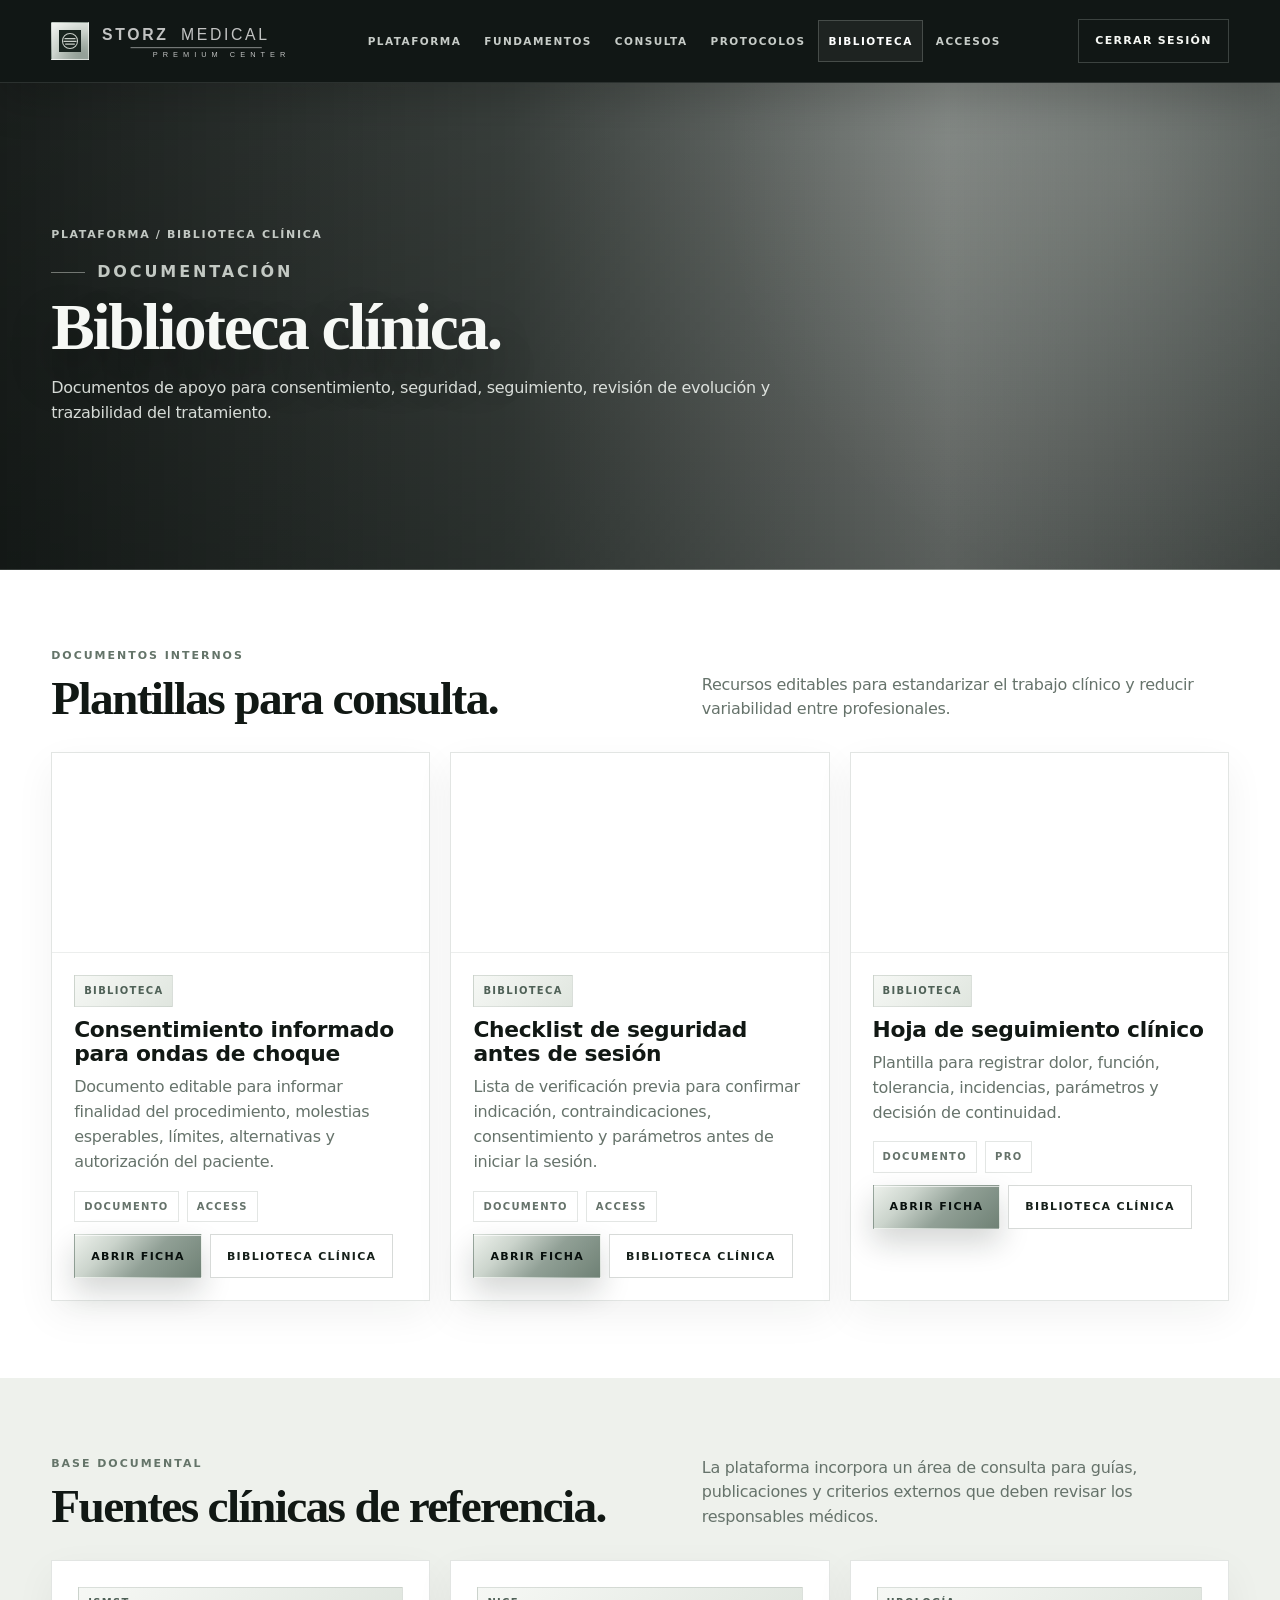
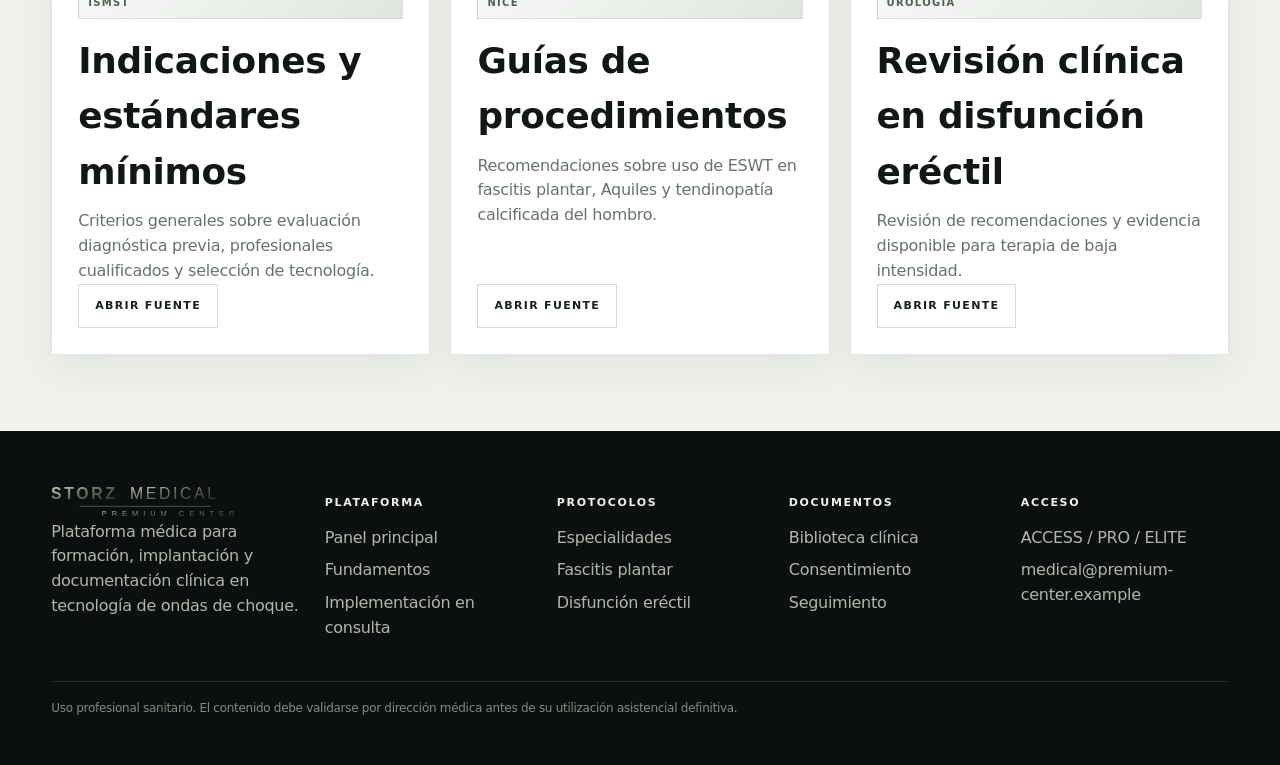
<file: formato.html>
<!doctype html><html lang="es"><head><meta charset="utf-8"><meta name="viewport" content="width=device-width, initial-scale=1"><meta http-equiv="refresh" content="0; url=biblioteca.html"><title>Redirigiendo · STORZ Medical Premium Center</title></head><body><p>Redirigiendo a <a href="biblioteca.html">Biblioteca clínica</a>.</p><script>window.Resources = [
  {
    "id": "fundamentos-tipos-ondas",
    "title": "Tipos de ondas de choque y criterios de uso",
    "type": "Fundamentos",
    "level": "Base",
    "category": "fundamentos.html",
    "categoryName": "Fundamentos",
    "image": "https://images.unsplash.com/photo-1579684385127-1ef15d508118?auto=format&fit=crop&w=1600&q=82",
    "summary": "Diferencia operativa entre ondas focales y radiales, profundidad de trabajo, dispersión energética y criterios de selección por tejido diana.",
    "bullets": [
      "Ondas focales: mayor precisión y mayor capacidad de focalización en estructuras profundas.",
      "Ondas radiales: aplicación superficial con distribución más amplia de energía.",
      "Elección de modalidad según diagnóstico, localización anatómica, profundidad y tolerancia del paciente."
    ],
    "objective": "Unificar el criterio de selección tecnológica antes de iniciar cualquier protocolo.",
    "specialty": "",
    "access": "ACCESS",
    "detail": "El módulo sitúa al médico en las diferencias prácticas entre tecnologías focales y radiales. La decisión no se presenta como una preferencia comercial, sino como una relación entre diagnóstico, profundidad anatómica, objetivo terapéutico, tolerancia del paciente, seguridad y documentación del procedimiento.",
    "clinical": [
      "Comparativa visual de modalidades",
      "Tabla de profundidad y tejido diana",
      "Checklist de decisión antes de tratar",
      "Errores frecuentes de selección"
    ],
    "source": ""
  },
  {
    "id": "fundamentos-mecanotransduccion",
    "title": "Mecanotransducción y respuesta biológica",
    "type": "Fundamentos",
    "level": "Base",
    "category": "fundamentos.html",
    "categoryName": "Fundamentos",
    "image": "https://images.unsplash.com/photo-1551076805-e1869033e561?auto=format&fit=crop&w=1600&q=82",
    "summary": "Explicación clínica de cómo un estímulo mecánico controlado puede activar respuestas celulares vinculadas a reparación, angiogénesis y modulación del dolor.",
    "bullets": [
      "Conversión del estímulo mecánico en señal celular.",
      "Respuesta tisular dependiente de dosis, tejido y fase clínica.",
      "Relación entre indicación médica, parámetros y seguimiento de resultados."
    ],
    "objective": "Entender el fundamento biológico sin convertirlo en una promesa terapéutica absoluta.",
    "specialty": "",
    "access": "ACCESS",
    "detail": "La mecanotransducción se explica desde un enfoque clínico: qué se busca modificar, qué variables influyen en la respuesta y por qué la indicación médica y la reevaluación son tan importantes como la aplicación técnica.",
    "clinical": [
      "Mapa de respuesta tisular",
      "Conceptos de dosis y tolerancia",
      "Señales de buena evolución",
      "Límites de interpretación clínica"
    ],
    "source": ""
  },
  {
    "id": "fundamentos-parametros",
    "title": "Parámetros: energía, frecuencia, profundidad e impulsos",
    "type": "Fundamentos",
    "level": "Base",
    "category": "fundamentos.html",
    "categoryName": "Fundamentos",
    "image": "https://images.unsplash.com/photo-1581093588401-fbb62a02f120?auto=format&fit=crop&w=1600&q=82",
    "summary": "Guía de lectura y registro de parámetros para reducir variabilidad, mejorar trazabilidad y facilitar la revisión clínica entre sesiones.",
    "bullets": [
      "Registro de modalidad, zona tratada, energía, frecuencia, número de impulsos y tolerancia.",
      "Ajuste progresivo según respuesta, dolor basal, sensibilidad y fase evolutiva.",
      "Criterios para pausar, modificar o reevaluar el plan terapéutico."
    ],
    "objective": "Convertir los parámetros en una herramienta clínica documentada, no en una cifra aislada.",
    "specialty": "",
    "access": "ACCESS",
    "detail": "El módulo no sustituye la ficha técnica del equipo ni el criterio del especialista. Ordena cómo documentar parámetros y cómo relacionarlos con tolerancia, localización, evolución y objetivos del tratamiento.",
    "clinical": [
      "Plantilla de registro de sesión",
      "Guía de tolerancia del paciente",
      "Variables por modalidad",
      "Revisión entre sesiones"
    ],
    "source": ""
  },
  {
    "id": "fundamentos-indicaciones",
    "title": "Indicaciones, contraindicaciones y cribado previo",
    "type": "Fundamentos",
    "level": "Base",
    "category": "fundamentos.html",
    "categoryName": "Fundamentos",
    "image": "https://images.unsplash.com/photo-1519494026892-80bbd2d6fd0d?auto=format&fit=crop&w=1600&q=82",
    "summary": "Mapa de indicaciones por especialidad, condiciones de exclusión y evaluación mínima antes de aplicar ondas de choque.",
    "bullets": [
      "Confirmación diagnóstica antes de iniciar tratamiento.",
      "Identificación de contraindicaciones absolutas y relativas.",
      "Consentimiento informado y expectativas realistas antes de la primera sesión."
    ],
    "objective": "Evitar usos inadecuados y asegurar seguridad clínica desde la indicación.",
    "specialty": "",
    "access": "ACCESS",
    "detail": "La indicación debe apoyarse en historia clínica, exploración y pruebas complementarias cuando proceda. El módulo refuerza el cribado previo, la documentación del consentimiento, la comunicación de límites y la decisión de derivar cuando el caso no encaje.",
    "clinical": [
      "Cribado pretratamiento",
      "Criterios de derivación",
      "Consentimiento informado",
      "Seguimiento de incidencias"
    ],
    "source": "Basado en estándares generales ISMST sobre diagnóstico previo, uso por profesionales cualificados y selección tecnológica según patología."
  },
  {
    "id": "fundamentos-seguridad",
    "title": "Seguridad clínica, documentación y trazabilidad",
    "type": "Fundamentos",
    "level": "Base",
    "category": "fundamentos.html",
    "categoryName": "Fundamentos",
    "image": "https://images.unsplash.com/photo-1497366754035-f200968a6e72?auto=format&fit=crop&w=1600&q=82",
    "summary": "Sistema mínimo de seguridad para registrar indicación, parámetros, evolución clínica, eventos adversos y continuidad asistencial.",
    "bullets": [
      "Historia clínica y evaluación inicial documentada.",
      "Registro estructurado de cada sesión.",
      "Revisión de respuesta y eventos antes de continuar el tratamiento."
    ],
    "objective": "Crear una base homogénea de seguridad y calidad asistencial.",
    "specialty": "",
    "access": "ACCESS",
    "detail": "La seguridad se trabaja como proceso: cribado, consentimiento, aplicación, registro, reevaluación y cierre del episodio. La plataforma permite estandarizar la documentación clínica y reducir variabilidad entre profesionales.",
    "clinical": [
      "Historia clínica mínima",
      "Registro de parámetros",
      "Escalas de evolución",
      "Alertas de seguridad"
    ],
    "source": ""
  },
  {
    "id": "consulta-introduccion",
    "title": "Introducción de la tecnología en consulta",
    "type": "Implementación",
    "level": "Intermedio",
    "category": "implementacion.html",
    "categoryName": "Implementación en consulta",
    "image": "https://images.unsplash.com/photo-1519494026892-80bbd2d6fd0d?auto=format&fit=crop&w=1600&q=82",
    "summary": "Ruta asistencial para incorporar ondas de choque en la agenda médica sin alterar la calidad del diagnóstico ni el seguimiento del paciente.",
    "bullets": [
      "Definición de circuito: indicación, información, consentimiento, sesión y revisión.",
      "Asignación de roles entre médico, enfermería, fisioterapia o personal auxiliar.",
      "Control de tiempos, sala, preparación del paciente y documentación."
    ],
    "objective": "Integrar la tecnología en la práctica diaria con un circuito seguro y repetible.",
    "specialty": "",
    "access": "PRO",
    "detail": "El módulo convierte la tecnología en un proceso asistencial completo. Define cómo entra el paciente, quién valida la indicación, qué información recibe, cuándo se obtiene el consentimiento, cómo se registra cada sesión y cómo se decide la continuidad.",
    "clinical": [
      "Circuito asistencial recomendado",
      "Roles del equipo",
      "Preparación de sala",
      "Documentación por sesión"
    ],
    "source": ""
  },
  {
    "id": "consulta-viabilidad",
    "title": "Viabilidad asistencial y modelo de servicio",
    "type": "Implementación",
    "level": "Intermedio",
    "category": "implementacion.html",
    "categoryName": "Implementación en consulta",
    "image": "https://images.unsplash.com/photo-1497366754035-f200968a6e72?auto=format&fit=crop&w=1600&q=82",
    "summary": "Diseño de un servicio clínico sostenible: agenda, duración de sesión, continuidad del tratamiento, seguimiento y calidad percibida.",
    "bullets": [
      "Capacidad semanal según agenda, especialidad y duración de cada episodio terapéutico.",
      "Definición de programas por indicación con revisiones clínicas intermedias.",
      "Indicadores de actividad, adherencia, satisfacción y evolución clínica."
    ],
    "objective": "Asegurar que la implantación sea viable, medible y coherente con la práctica médica.",
    "specialty": "",
    "access": "PRO",
    "detail": "El enfoque se centra en viabilidad asistencial, no en vender tratamientos de forma indiscriminada. La plataforma ayuda a ordenar agenda, recursos, tiempos, indicaciones, revisiones y métricas de continuidad.",
    "clinical": [
      "Agenda y capacidad",
      "Indicadores de seguimiento",
      "Recurrencia clínica",
      "Calidad percibida"
    ],
    "source": ""
  },
  {
    "id": "consulta-programas",
    "title": "Programas terapéuticos por indicación",
    "type": "Implementación",
    "level": "Intermedio",
    "category": "implementacion.html",
    "categoryName": "Implementación en consulta",
    "image": "https://images.unsplash.com/photo-1551076805-e1869033e561?auto=format&fit=crop&w=1600&q=82",
    "summary": "Estructuración de tratamientos por patología, número de sesiones previsto, reevaluación y criterios de continuidad o cierre.",
    "bullets": [
      "Plan inicial vinculado a diagnóstico y objetivos.",
      "Reevaluación por respuesta clínica y tolerancia.",
      "Criterios de alta, mantenimiento, derivación o cambio de abordaje."
    ],
    "objective": "Evitar tratamientos improvisados y facilitar planes coherentes con la evolución del paciente.",
    "specialty": "",
    "access": "PRO",
    "detail": "El médico trabaja con programas orientados por indicación. Cada programa incluye diagnóstico, objetivo terapéutico, número de sesiones planificado, revisión, combinación terapéutica y criterios de cierre.",
    "clinical": [
      "Plan inicial",
      "Revisión intermedia",
      "Criterios de alta",
      "Combinaciones terapéuticas"
    ],
    "source": ""
  },
  {
    "id": "consulta-comunicacion",
    "title": "Comunicación clínica con el paciente",
    "type": "Implementación",
    "level": "Intermedio",
    "category": "implementacion.html",
    "categoryName": "Implementación en consulta",
    "image": "https://images.unsplash.com/photo-1551076805-e1869033e561?auto=format&fit=crop&w=1600&q=82",
    "summary": "Mensajes clínicos para explicar indicación, expectativas, molestias posibles, tiempos de respuesta y participación activa del paciente.",
    "bullets": [
      "Explicación clara sin prometer resultados absolutos.",
      "Lenguaje adaptado a nivel de comprensión y patología.",
      "Refuerzo de adherencia, autocuidado y seguimiento."
    ],
    "objective": "Mejorar comprensión, consentimiento y adherencia al plan terapéutico.",
    "specialty": "",
    "access": "PRO",
    "detail": "La comunicación clínica se estructura para que el paciente entienda qué se hace, por qué se indica, qué puede sentir, cuándo se revisa la respuesta y qué debe hacer entre sesiones.",
    "clinical": [
      "Guion de primera consulta",
      "Información antes de sesión",
      "Manejo de expectativas",
      "Mensajes de seguimiento"
    ],
    "source": ""
  },
  {
    "id": "consulta-adherencia",
    "title": "Seguimiento, expectativas y adherencia",
    "type": "Implementación",
    "level": "Intermedio",
    "category": "implementacion.html",
    "categoryName": "Implementación en consulta",
    "image": "https://images.unsplash.com/photo-1579684385127-1ef15d508118?auto=format&fit=crop&w=1600&q=82",
    "summary": "Sistema de seguimiento para reducir abandonos, detectar incidencias y mantener coherencia entre sesiones.",
    "bullets": [
      "Evaluación basal y registro de evolución.",
      "Mensajes de seguimiento y recordatorios clínicos.",
      "Decisiones de continuidad basadas en respuesta y tolerancia."
    ],
    "objective": "Mantener continuidad terapéutica y mejorar la calidad del seguimiento.",
    "specialty": "",
    "access": "PRO",
    "detail": "La adherencia se trabaja desde la información inicial, los recordatorios, la monitorización de respuesta y la claridad de próximos pasos. Cada sesión debe cerrar con una indicación documentada.",
    "clinical": [
      "Escalas de dolor/función",
      "Seguimiento entre sesiones",
      "Criterios de alerta",
      "Cierre del episodio"
    ],
    "source": ""
  },
  {
    "id": "protocolo-tendinopatias",
    "title": "Tendinopatías",
    "type": "Protocolo clínico",
    "level": "Avanzado",
    "category": "protocolos.html",
    "categoryName": "Protocolos clínicos",
    "image": "https://images.unsplash.com/photo-1571019613914-85f342c6a11e?auto=format&fit=crop&w=1600&q=82",
    "summary": "Abordaje de tendinopatías con evaluación funcional, localización precisa, modulación de carga y seguimiento de dolor y función.",
    "bullets": [
      "Evaluación inicial, diagnóstico diferencial y criterios de inclusión/exclusión.",
      "Aplicación documentada: zona, modalidad, parámetros, tolerancia y respuesta inmediata.",
      "Revisión de evolución, educación del paciente y combinación terapéutica cuando proceda."
    ],
    "objective": "Facilitar una aplicación clínica ordenada, segura y reproducible dentro de la especialidad.",
    "specialty": "Rehabilitación y Traumatología",
    "access": "PRO",
    "detail": "Tendinopatías dispone de una ficha clínica específica con criterios de indicación, preparación, registro de sesión, seguimiento y señales de reevaluación. El protocolo se plantea como guía de trabajo para profesionales sanitarios y debe adaptarse al diagnóstico, la ficha técnica del equipo y el criterio del especialista.",
    "clinical": [
      "Video clínico explicativo",
      "Protocolo descargable",
      "Caso clínico documentado",
      "Errores frecuentes",
      "Combinaciones terapéuticas",
      "Consentimiento informado",
      "Perlas clínicas"
    ],
    "source": ""
  },
  {
    "id": "protocolo-fascitis-plantar",
    "title": "Fascitis plantar",
    "type": "Protocolo clínico",
    "level": "Avanzado",
    "category": "protocolos.html",
    "categoryName": "Protocolos clínicos",
    "image": "https://images.unsplash.com/photo-1571019613914-85f342c6a11e?auto=format&fit=crop&w=1600&q=82",
    "summary": "Protocolo para dolor plantar persistente, con cribado biomecánico, educación, control de carga y revisión de respuesta clínica.",
    "bullets": [
      "Evaluación inicial, diagnóstico diferencial y criterios de inclusión/exclusión.",
      "Aplicación documentada: zona, modalidad, parámetros, tolerancia y respuesta inmediata.",
      "Revisión de evolución, educación del paciente y combinación terapéutica cuando proceda."
    ],
    "objective": "Facilitar una aplicación clínica ordenada, segura y reproducible dentro de la especialidad.",
    "specialty": "Rehabilitación y Traumatología",
    "access": "PRO",
    "detail": "Fascitis plantar dispone de una ficha clínica específica con criterios de indicación, preparación, registro de sesión, seguimiento y señales de reevaluación. El protocolo se plantea como guía de trabajo para profesionales sanitarios y debe adaptarse al diagnóstico, la ficha técnica del equipo y el criterio del especialista.",
    "clinical": [
      "Video clínico explicativo",
      "Protocolo descargable",
      "Caso clínico documentado",
      "Errores frecuentes",
      "Combinaciones terapéuticas",
      "Consentimiento informado",
      "Perlas clínicas"
    ],
    "source": ""
  },
  {
    "id": "protocolo-calcificaciones",
    "title": "Calcificaciones tendinosas",
    "type": "Protocolo clínico",
    "level": "Avanzado",
    "category": "protocolos.html",
    "categoryName": "Protocolos clínicos",
    "image": "https://images.unsplash.com/photo-1571019613914-85f342c6a11e?auto=format&fit=crop&w=1600&q=82",
    "summary": "Plan clínico para calcificaciones, con confirmación por imagen, localización anatómica y seguimiento de dolor, movilidad y función.",
    "bullets": [
      "Evaluación inicial, diagnóstico diferencial y criterios de inclusión/exclusión.",
      "Aplicación documentada: zona, modalidad, parámetros, tolerancia y respuesta inmediata.",
      "Revisión de evolución, educación del paciente y combinación terapéutica cuando proceda."
    ],
    "objective": "Facilitar una aplicación clínica ordenada, segura y reproducible dentro de la especialidad.",
    "specialty": "Rehabilitación y Traumatología",
    "access": "PRO",
    "detail": "Calcificaciones tendinosas dispone de una ficha clínica específica con criterios de indicación, preparación, registro de sesión, seguimiento y señales de reevaluación. El protocolo se plantea como guía de trabajo para profesionales sanitarios y debe adaptarse al diagnóstico, la ficha técnica del equipo y el criterio del especialista.",
    "clinical": [
      "Video clínico explicativo",
      "Protocolo descargable",
      "Caso clínico documentado",
      "Errores frecuentes",
      "Combinaciones terapéuticas",
      "Consentimiento informado",
      "Perlas clínicas"
    ],
    "source": ""
  },
  {
    "id": "protocolo-dolor-cronico",
    "title": "Dolor crónico",
    "type": "Protocolo clínico",
    "level": "Avanzado",
    "category": "protocolos.html",
    "categoryName": "Protocolos clínicos",
    "image": "https://images.unsplash.com/photo-1511174511562-5f7f18b874f8?auto=format&fit=crop&w=1600&q=82",
    "summary": "Abordaje complementario en dolor persistente, con selección cuidadosa del paciente, objetivos realistas y medición de respuesta.",
    "bullets": [
      "Evaluación inicial, diagnóstico diferencial y criterios de inclusión/exclusión.",
      "Aplicación documentada: zona, modalidad, parámetros, tolerancia y respuesta inmediata.",
      "Revisión de evolución, educación del paciente y combinación terapéutica cuando proceda."
    ],
    "objective": "Facilitar una aplicación clínica ordenada, segura y reproducible dentro de la especialidad.",
    "specialty": "Medicina del Dolor",
    "access": "PRO",
    "detail": "Dolor crónico dispone de una ficha clínica específica con criterios de indicación, preparación, registro de sesión, seguimiento y señales de reevaluación. El protocolo se plantea como guía de trabajo para profesionales sanitarios y debe adaptarse al diagnóstico, la ficha técnica del equipo y el criterio del especialista.",
    "clinical": [
      "Video clínico explicativo",
      "Protocolo descargable",
      "Caso clínico documentado",
      "Errores frecuentes",
      "Combinaciones terapéuticas",
      "Consentimiento informado",
      "Perlas clínicas"
    ],
    "source": ""
  },
  {
    "id": "protocolo-dolor-miofascial",
    "title": "Dolor miofascial",
    "type": "Protocolo clínico",
    "level": "Avanzado",
    "category": "protocolos.html",
    "categoryName": "Protocolos clínicos",
    "image": "https://images.unsplash.com/photo-1511174511562-5f7f18b874f8?auto=format&fit=crop&w=1600&q=82",
    "summary": "Ruta de tratamiento para puntos dolorosos miofasciales, integrando exploración, educación, terapia manual y seguimiento.",
    "bullets": [
      "Evaluación inicial, diagnóstico diferencial y criterios de inclusión/exclusión.",
      "Aplicación documentada: zona, modalidad, parámetros, tolerancia y respuesta inmediata.",
      "Revisión de evolución, educación del paciente y combinación terapéutica cuando proceda."
    ],
    "objective": "Facilitar una aplicación clínica ordenada, segura y reproducible dentro de la especialidad.",
    "specialty": "Medicina del Dolor",
    "access": "PRO",
    "detail": "Dolor miofascial dispone de una ficha clínica específica con criterios de indicación, preparación, registro de sesión, seguimiento y señales de reevaluación. El protocolo se plantea como guía de trabajo para profesionales sanitarios y debe adaptarse al diagnóstico, la ficha técnica del equipo y el criterio del especialista.",
    "clinical": [
      "Video clínico explicativo",
      "Protocolo descargable",
      "Caso clínico documentado",
      "Errores frecuentes",
      "Combinaciones terapéuticas",
      "Consentimiento informado",
      "Perlas clínicas"
    ],
    "source": ""
  },
  {
    "id": "protocolo-dolor-pelvico-cronico",
    "title": "Dolor pélvico crónico",
    "type": "Protocolo clínico",
    "level": "Avanzado",
    "category": "protocolos.html",
    "categoryName": "Protocolos clínicos",
    "image": "https://images.unsplash.com/photo-1584515979956-d9f6e5d09982?auto=format&fit=crop&w=1600&q=82",
    "summary": "Ficha clínica para dolor pélvico persistente, con enfoque multidisciplinar, cribado de alarma y coordinación con suelo pélvico.",
    "bullets": [
      "Evaluación inicial, diagnóstico diferencial y criterios de inclusión/exclusión.",
      "Aplicación documentada: zona, modalidad, parámetros, tolerancia y respuesta inmediata.",
      "Revisión de evolución, educación del paciente y combinación terapéutica cuando proceda."
    ],
    "objective": "Facilitar una aplicación clínica ordenada, segura y reproducible dentro de la especialidad.",
    "specialty": "Ginecología Funcional y Regenerativa",
    "access": "PRO",
    "detail": "Dolor pélvico crónico dispone de una ficha clínica específica con criterios de indicación, preparación, registro de sesión, seguimiento y señales de reevaluación. El protocolo se plantea como guía de trabajo para profesionales sanitarios y debe adaptarse al diagnóstico, la ficha técnica del equipo y el criterio del especialista.",
    "clinical": [
      "Video clínico explicativo",
      "Protocolo descargable",
      "Caso clínico documentado",
      "Errores frecuentes",
      "Combinaciones terapéuticas",
      "Consentimiento informado",
      "Perlas clínicas"
    ],
    "source": ""
  },
  {
    "id": "protocolo-dismenorrea",
    "title": "Dismenorrea",
    "type": "Protocolo clínico",
    "level": "Avanzado",
    "category": "protocolos.html",
    "categoryName": "Protocolos clínicos",
    "image": "https://images.unsplash.com/photo-1584515979956-d9f6e5d09982?auto=format&fit=crop&w=1600&q=82",
    "summary": "Abordaje complementario bajo diagnóstico ginecológico, con evaluación de dolor, impacto funcional y criterios de derivación.",
    "bullets": [
      "Evaluación inicial, diagnóstico diferencial y criterios de inclusión/exclusión.",
      "Aplicación documentada: zona, modalidad, parámetros, tolerancia y respuesta inmediata.",
      "Revisión de evolución, educación del paciente y combinación terapéutica cuando proceda."
    ],
    "objective": "Facilitar una aplicación clínica ordenada, segura y reproducible dentro de la especialidad.",
    "specialty": "Ginecología Funcional y Regenerativa",
    "access": "PRO",
    "detail": "Dismenorrea dispone de una ficha clínica específica con criterios de indicación, preparación, registro de sesión, seguimiento y señales de reevaluación. El protocolo se plantea como guía de trabajo para profesionales sanitarios y debe adaptarse al diagnóstico, la ficha técnica del equipo y el criterio del especialista.",
    "clinical": [
      "Video clínico explicativo",
      "Protocolo descargable",
      "Caso clínico documentado",
      "Errores frecuentes",
      "Combinaciones terapéuticas",
      "Consentimiento informado",
      "Perlas clínicas"
    ],
    "source": ""
  },
  {
    "id": "protocolo-dispareunia",
    "title": "Dispareunia",
    "type": "Protocolo clínico",
    "level": "Avanzado",
    "category": "protocolos.html",
    "categoryName": "Protocolos clínicos",
    "image": "https://images.unsplash.com/photo-1584515979956-d9f6e5d09982?auto=format&fit=crop&w=1600&q=82",
    "summary": "Protocolo de valoración y acompañamiento clínico en dolor con las relaciones, integrando consentimiento, educación y seguimiento.",
    "bullets": [
      "Evaluación inicial, diagnóstico diferencial y criterios de inclusión/exclusión.",
      "Aplicación documentada: zona, modalidad, parámetros, tolerancia y respuesta inmediata.",
      "Revisión de evolución, educación del paciente y combinación terapéutica cuando proceda."
    ],
    "objective": "Facilitar una aplicación clínica ordenada, segura y reproducible dentro de la especialidad.",
    "specialty": "Ginecología Funcional y Regenerativa",
    "access": "PRO",
    "detail": "Dispareunia dispone de una ficha clínica específica con criterios de indicación, preparación, registro de sesión, seguimiento y señales de reevaluación. El protocolo se plantea como guía de trabajo para profesionales sanitarios y debe adaptarse al diagnóstico, la ficha técnica del equipo y el criterio del especialista.",
    "clinical": [
      "Video clínico explicativo",
      "Protocolo descargable",
      "Caso clínico documentado",
      "Errores frecuentes",
      "Combinaciones terapéuticas",
      "Consentimiento informado",
      "Perlas clínicas"
    ],
    "source": ""
  },
  {
    "id": "protocolo-vulvodinia",
    "title": "Vulvodinia",
    "type": "Protocolo clínico",
    "level": "Avanzado",
    "category": "protocolos.html",
    "categoryName": "Protocolos clínicos",
    "image": "https://images.unsplash.com/photo-1584515979956-d9f6e5d09982?auto=format&fit=crop&w=1600&q=82",
    "summary": "Ficha de manejo complementario en dolor vulvar persistente, priorizando diagnóstico diferencial, sensibilidad tisular y coordinación terapéutica.",
    "bullets": [
      "Evaluación inicial, diagnóstico diferencial y criterios de inclusión/exclusión.",
      "Aplicación documentada: zona, modalidad, parámetros, tolerancia y respuesta inmediata.",
      "Revisión de evolución, educación del paciente y combinación terapéutica cuando proceda."
    ],
    "objective": "Facilitar una aplicación clínica ordenada, segura y reproducible dentro de la especialidad.",
    "specialty": "Ginecología Funcional y Regenerativa",
    "access": "PRO",
    "detail": "Vulvodinia dispone de una ficha clínica específica con criterios de indicación, preparación, registro de sesión, seguimiento y señales de reevaluación. El protocolo se plantea como guía de trabajo para profesionales sanitarios y debe adaptarse al diagnóstico, la ficha técnica del equipo y el criterio del especialista.",
    "clinical": [
      "Video clínico explicativo",
      "Protocolo descargable",
      "Caso clínico documentado",
      "Errores frecuentes",
      "Combinaciones terapéuticas",
      "Consentimiento informado",
      "Perlas clínicas"
    ],
    "source": ""
  },
  {
    "id": "protocolo-vaginismo",
    "title": "Vaginismo",
    "type": "Protocolo clínico",
    "level": "Avanzado",
    "category": "protocolos.html",
    "categoryName": "Protocolos clínicos",
    "image": "https://images.unsplash.com/photo-1584515979956-d9f6e5d09982?auto=format&fit=crop&w=1600&q=82",
    "summary": "Abordaje gradual y coordinado, con consentimiento reforzado, educación, trabajo de suelo pélvico y seguimiento estrecho.",
    "bullets": [
      "Evaluación inicial, diagnóstico diferencial y criterios de inclusión/exclusión.",
      "Aplicación documentada: zona, modalidad, parámetros, tolerancia y respuesta inmediata.",
      "Revisión de evolución, educación del paciente y combinación terapéutica cuando proceda."
    ],
    "objective": "Facilitar una aplicación clínica ordenada, segura y reproducible dentro de la especialidad.",
    "specialty": "Ginecología Funcional y Regenerativa",
    "access": "PRO",
    "detail": "Vaginismo dispone de una ficha clínica específica con criterios de indicación, preparación, registro de sesión, seguimiento y señales de reevaluación. El protocolo se plantea como guía de trabajo para profesionales sanitarios y debe adaptarse al diagnóstico, la ficha técnica del equipo y el criterio del especialista.",
    "clinical": [
      "Video clínico explicativo",
      "Protocolo descargable",
      "Caso clínico documentado",
      "Errores frecuentes",
      "Combinaciones terapéuticas",
      "Consentimiento informado",
      "Perlas clínicas"
    ],
    "source": ""
  },
  {
    "id": "protocolo-cicatrices-obstetricas",
    "title": "Cicatrices obstétricas",
    "type": "Protocolo clínico",
    "level": "Avanzado",
    "category": "protocolos.html",
    "categoryName": "Protocolos clínicos",
    "image": "https://images.unsplash.com/photo-1584515979956-d9f6e5d09982?auto=format&fit=crop&w=1600&q=82",
    "summary": "Programa para cicatrices obstétricas sintomáticas, con evaluación de tejido, sensibilidad, movilidad y tolerancia.",
    "bullets": [
      "Evaluación inicial, diagnóstico diferencial y criterios de inclusión/exclusión.",
      "Aplicación documentada: zona, modalidad, parámetros, tolerancia y respuesta inmediata.",
      "Revisión de evolución, educación del paciente y combinación terapéutica cuando proceda."
    ],
    "objective": "Facilitar una aplicación clínica ordenada, segura y reproducible dentro de la especialidad.",
    "specialty": "Ginecología Funcional y Regenerativa",
    "access": "PRO",
    "detail": "Cicatrices obstétricas dispone de una ficha clínica específica con criterios de indicación, preparación, registro de sesión, seguimiento y señales de reevaluación. El protocolo se plantea como guía de trabajo para profesionales sanitarios y debe adaptarse al diagnóstico, la ficha técnica del equipo y el criterio del especialista.",
    "clinical": [
      "Video clínico explicativo",
      "Protocolo descargable",
      "Caso clínico documentado",
      "Errores frecuentes",
      "Combinaciones terapéuticas",
      "Consentimiento informado",
      "Perlas clínicas"
    ],
    "source": ""
  },
  {
    "id": "protocolo-incontinencia-urinaria",
    "title": "Incontinencia urinaria",
    "type": "Protocolo clínico",
    "level": "Avanzado",
    "category": "protocolos.html",
    "categoryName": "Protocolos clínicos",
    "image": "https://images.unsplash.com/photo-1584515979956-d9f6e5d09982?auto=format&fit=crop&w=1600&q=82",
    "summary": "Protocolo complementario para síntomas urinarios en contexto ginecológico, integrado con valoración funcional y entrenamiento de suelo pélvico.",
    "bullets": [
      "Evaluación inicial, diagnóstico diferencial y criterios de inclusión/exclusión.",
      "Aplicación documentada: zona, modalidad, parámetros, tolerancia y respuesta inmediata.",
      "Revisión de evolución, educación del paciente y combinación terapéutica cuando proceda."
    ],
    "objective": "Facilitar una aplicación clínica ordenada, segura y reproducible dentro de la especialidad.",
    "specialty": "Ginecología Funcional y Regenerativa",
    "access": "PRO",
    "detail": "Incontinencia urinaria dispone de una ficha clínica específica con criterios de indicación, preparación, registro de sesión, seguimiento y señales de reevaluación. El protocolo se plantea como guía de trabajo para profesionales sanitarios y debe adaptarse al diagnóstico, la ficha técnica del equipo y el criterio del especialista.",
    "clinical": [
      "Video clínico explicativo",
      "Protocolo descargable",
      "Caso clínico documentado",
      "Errores frecuentes",
      "Combinaciones terapéuticas",
      "Consentimiento informado",
      "Perlas clínicas"
    ],
    "source": ""
  },
  {
    "id": "protocolo-mastalgia-encapsulamientos",
    "title": "Mastalgia y encapsulamientos mamarios",
    "type": "Protocolo clínico",
    "level": "Avanzado",
    "category": "protocolos.html",
    "categoryName": "Protocolos clínicos",
    "image": "https://images.unsplash.com/photo-1584515979956-d9f6e5d09982?auto=format&fit=crop&w=1600&q=82",
    "summary": "Ficha clínica para dolor mamario o fibrosis/cápsula, con cribado médico previo, criterios de seguridad y seguimiento de síntomas.",
    "bullets": [
      "Evaluación inicial, diagnóstico diferencial y criterios de inclusión/exclusión.",
      "Aplicación documentada: zona, modalidad, parámetros, tolerancia y respuesta inmediata.",
      "Revisión de evolución, educación del paciente y combinación terapéutica cuando proceda."
    ],
    "objective": "Facilitar una aplicación clínica ordenada, segura y reproducible dentro de la especialidad.",
    "specialty": "Ginecología Funcional y Regenerativa",
    "access": "PRO",
    "detail": "Mastalgia y encapsulamientos mamarios dispone de una ficha clínica específica con criterios de indicación, preparación, registro de sesión, seguimiento y señales de reevaluación. El protocolo se plantea como guía de trabajo para profesionales sanitarios y debe adaptarse al diagnóstico, la ficha técnica del equipo y el criterio del especialista.",
    "clinical": [
      "Video clínico explicativo",
      "Protocolo descargable",
      "Caso clínico documentado",
      "Errores frecuentes",
      "Combinaciones terapéuticas",
      "Consentimiento informado",
      "Perlas clínicas"
    ],
    "source": ""
  },
  {
    "id": "protocolo-disfuncion-erectil",
    "title": "Disfunción eréctil",
    "type": "Protocolo clínico",
    "level": "Avanzado",
    "category": "protocolos.html",
    "categoryName": "Protocolos clínicos",
    "image": "https://images.unsplash.com/photo-1582750433449-648ed127bb54?auto=format&fit=crop&w=1600&q=82",
    "summary": "Programa de baja intensidad en pacientes seleccionados, con evaluación urológica, factores vasculares y medición objetiva de evolución.",
    "bullets": [
      "Evaluación inicial, diagnóstico diferencial y criterios de inclusión/exclusión.",
      "Aplicación documentada: zona, modalidad, parámetros, tolerancia y respuesta inmediata.",
      "Revisión de evolución, educación del paciente y combinación terapéutica cuando proceda."
    ],
    "objective": "Facilitar una aplicación clínica ordenada, segura y reproducible dentro de la especialidad.",
    "specialty": "Urología",
    "access": "PRO",
    "detail": "Disfunción eréctil dispone de una ficha clínica específica con criterios de indicación, preparación, registro de sesión, seguimiento y señales de reevaluación. El protocolo se plantea como guía de trabajo para profesionales sanitarios y debe adaptarse al diagnóstico, la ficha técnica del equipo y el criterio del especialista.",
    "clinical": [
      "Video clínico explicativo",
      "Protocolo descargable",
      "Caso clínico documentado",
      "Errores frecuentes",
      "Combinaciones terapéuticas",
      "Consentimiento informado",
      "Perlas clínicas"
    ],
    "source": ""
  },
  {
    "id": "protocolo-vejiga-dolorosa",
    "title": "Vejiga dolorosa",
    "type": "Protocolo clínico",
    "level": "Avanzado",
    "category": "protocolos.html",
    "categoryName": "Protocolos clínicos",
    "image": "https://images.unsplash.com/photo-1582750433449-648ed127bb54?auto=format&fit=crop&w=1600&q=82",
    "summary": "Abordaje complementario en síndrome de vejiga dolorosa, con selección clínica, consentimiento y medición de dolor y frecuencia urinaria.",
    "bullets": [
      "Evaluación inicial, diagnóstico diferencial y criterios de inclusión/exclusión.",
      "Aplicación documentada: zona, modalidad, parámetros, tolerancia y respuesta inmediata.",
      "Revisión de evolución, educación del paciente y combinación terapéutica cuando proceda."
    ],
    "objective": "Facilitar una aplicación clínica ordenada, segura y reproducible dentro de la especialidad.",
    "specialty": "Urología",
    "access": "PRO",
    "detail": "Vejiga dolorosa dispone de una ficha clínica específica con criterios de indicación, preparación, registro de sesión, seguimiento y señales de reevaluación. El protocolo se plantea como guía de trabajo para profesionales sanitarios y debe adaptarse al diagnóstico, la ficha técnica del equipo y el criterio del especialista.",
    "clinical": [
      "Video clínico explicativo",
      "Protocolo descargable",
      "Caso clínico documentado",
      "Errores frecuentes",
      "Combinaciones terapéuticas",
      "Consentimiento informado",
      "Perlas clínicas"
    ],
    "source": ""
  },
  {
    "id": "protocolo-prostatitis",
    "title": "Prostatitis / dolor pélvico masculino",
    "type": "Protocolo clínico",
    "level": "Avanzado",
    "category": "protocolos.html",
    "categoryName": "Protocolos clínicos",
    "image": "https://images.unsplash.com/photo-1582750433449-648ed127bb54?auto=format&fit=crop&w=1600&q=82",
    "summary": "Ruta de manejo complementario en dolor pélvico masculino, con diagnóstico diferencial, seguimiento y coordinación multidisciplinar.",
    "bullets": [
      "Evaluación inicial, diagnóstico diferencial y criterios de inclusión/exclusión.",
      "Aplicación documentada: zona, modalidad, parámetros, tolerancia y respuesta inmediata.",
      "Revisión de evolución, educación del paciente y combinación terapéutica cuando proceda."
    ],
    "objective": "Facilitar una aplicación clínica ordenada, segura y reproducible dentro de la especialidad.",
    "specialty": "Urología",
    "access": "PRO",
    "detail": "Prostatitis / dolor pélvico masculino dispone de una ficha clínica específica con criterios de indicación, preparación, registro de sesión, seguimiento y señales de reevaluación. El protocolo se plantea como guía de trabajo para profesionales sanitarios y debe adaptarse al diagnóstico, la ficha técnica del equipo y el criterio del especialista.",
    "clinical": [
      "Video clínico explicativo",
      "Protocolo descargable",
      "Caso clínico documentado",
      "Errores frecuentes",
      "Combinaciones terapéuticas",
      "Consentimiento informado",
      "Perlas clínicas"
    ],
    "source": ""
  },
  {
    "id": "protocolo-incontinencia-esfuerzo",
    "title": "Incontinencia de orina de esfuerzo",
    "type": "Protocolo clínico",
    "level": "Avanzado",
    "category": "protocolos.html",
    "categoryName": "Protocolos clínicos",
    "image": "https://images.unsplash.com/photo-1582750433449-648ed127bb54?auto=format&fit=crop&w=1600&q=82",
    "summary": "Ficha orientada a valoración funcional, selección de paciente, coordinación con ejercicios específicos y revisión de síntomas.",
    "bullets": [
      "Evaluación inicial, diagnóstico diferencial y criterios de inclusión/exclusión.",
      "Aplicación documentada: zona, modalidad, parámetros, tolerancia y respuesta inmediata.",
      "Revisión de evolución, educación del paciente y combinación terapéutica cuando proceda."
    ],
    "objective": "Facilitar una aplicación clínica ordenada, segura y reproducible dentro de la especialidad.",
    "specialty": "Urología",
    "access": "PRO",
    "detail": "Incontinencia de orina de esfuerzo dispone de una ficha clínica específica con criterios de indicación, preparación, registro de sesión, seguimiento y señales de reevaluación. El protocolo se plantea como guía de trabajo para profesionales sanitarios y debe adaptarse al diagnóstico, la ficha técnica del equipo y el criterio del especialista.",
    "clinical": [
      "Video clínico explicativo",
      "Protocolo descargable",
      "Caso clínico documentado",
      "Errores frecuentes",
      "Combinaciones terapéuticas",
      "Consentimiento informado",
      "Perlas clínicas"
    ],
    "source": ""
  },
  {
    "id": "protocolo-incontinencia-urgencia",
    "title": "Incontinencia de orina de urgencia",
    "type": "Protocolo clínico",
    "level": "Avanzado",
    "category": "protocolos.html",
    "categoryName": "Protocolos clínicos",
    "image": "https://images.unsplash.com/photo-1582750433449-648ed127bb54?auto=format&fit=crop&w=1600&q=82",
    "summary": "Protocolo de acompañamiento clínico con valoración urológica, diario miccional, educación y seguimiento de respuesta.",
    "bullets": [
      "Evaluación inicial, diagnóstico diferencial y criterios de inclusión/exclusión.",
      "Aplicación documentada: zona, modalidad, parámetros, tolerancia y respuesta inmediata.",
      "Revisión de evolución, educación del paciente y combinación terapéutica cuando proceda."
    ],
    "objective": "Facilitar una aplicación clínica ordenada, segura y reproducible dentro de la especialidad.",
    "specialty": "Urología",
    "access": "PRO",
    "detail": "Incontinencia de orina de urgencia dispone de una ficha clínica específica con criterios de indicación, preparación, registro de sesión, seguimiento y señales de reevaluación. El protocolo se plantea como guía de trabajo para profesionales sanitarios y debe adaptarse al diagnóstico, la ficha técnica del equipo y el criterio del especialista.",
    "clinical": [
      "Video clínico explicativo",
      "Protocolo descargable",
      "Caso clínico documentado",
      "Errores frecuentes",
      "Combinaciones terapéuticas",
      "Consentimiento informado",
      "Perlas clínicas"
    ],
    "source": ""
  },
  {
    "id": "protocolo-cicatrices-estetica",
    "title": "Cicatrices",
    "type": "Protocolo clínico",
    "level": "Avanzado",
    "category": "protocolos.html",
    "categoryName": "Protocolos clínicos",
    "image": "https://images.unsplash.com/photo-1570172619644-dfd03ed5d881?auto=format&fit=crop&w=1600&q=82",
    "summary": "Programa para cicatrices atróficas, fibróticas o dolorosas, con evaluación de tejido, expectativas y combinación terapéutica.",
    "bullets": [
      "Evaluación inicial, diagnóstico diferencial y criterios de inclusión/exclusión.",
      "Aplicación documentada: zona, modalidad, parámetros, tolerancia y respuesta inmediata.",
      "Revisión de evolución, educación del paciente y combinación terapéutica cuando proceda."
    ],
    "objective": "Facilitar una aplicación clínica ordenada, segura y reproducible dentro de la especialidad.",
    "specialty": "Medicina Estética Regenerativa",
    "access": "PRO",
    "detail": "Cicatrices dispone de una ficha clínica específica con criterios de indicación, preparación, registro de sesión, seguimiento y señales de reevaluación. El protocolo se plantea como guía de trabajo para profesionales sanitarios y debe adaptarse al diagnóstico, la ficha técnica del equipo y el criterio del especialista.",
    "clinical": [
      "Video clínico explicativo",
      "Protocolo descargable",
      "Caso clínico documentado",
      "Errores frecuentes",
      "Combinaciones terapéuticas",
      "Consentimiento informado",
      "Perlas clínicas"
    ],
    "source": ""
  },
  {
    "id": "protocolo-rejuvenecimiento",
    "title": "Rejuvenecimiento regenerativo",
    "type": "Protocolo clínico",
    "level": "Avanzado",
    "category": "protocolos.html",
    "categoryName": "Protocolos clínicos",
    "image": "https://images.unsplash.com/photo-1570172619644-dfd03ed5d881?auto=format&fit=crop&w=1600&q=82",
    "summary": "Ficha para protocolos regenerativos orientados a calidad tisular, con consentimiento específico, fotografía clínica y seguimiento.",
    "bullets": [
      "Evaluación inicial, diagnóstico diferencial y criterios de inclusión/exclusión.",
      "Aplicación documentada: zona, modalidad, parámetros, tolerancia y respuesta inmediata.",
      "Revisión de evolución, educación del paciente y combinación terapéutica cuando proceda."
    ],
    "objective": "Facilitar una aplicación clínica ordenada, segura y reproducible dentro de la especialidad.",
    "specialty": "Medicina Estética Regenerativa",
    "access": "PRO",
    "detail": "Rejuvenecimiento regenerativo dispone de una ficha clínica específica con criterios de indicación, preparación, registro de sesión, seguimiento y señales de reevaluación. El protocolo se plantea como guía de trabajo para profesionales sanitarios y debe adaptarse al diagnóstico, la ficha técnica del equipo y el criterio del especialista.",
    "clinical": [
      "Video clínico explicativo",
      "Protocolo descargable",
      "Caso clínico documentado",
      "Errores frecuentes",
      "Combinaciones terapéuticas",
      "Consentimiento informado",
      "Perlas clínicas"
    ],
    "source": ""
  },
  {
    "id": "protocolo-flacidez",
    "title": "Flacidez",
    "type": "Protocolo clínico",
    "level": "Avanzado",
    "category": "protocolos.html",
    "categoryName": "Protocolos clínicos",
    "image": "https://images.unsplash.com/photo-1570172619644-dfd03ed5d881?auto=format&fit=crop&w=1600&q=82",
    "summary": "Abordaje complementario para flacidez, con valoración de tejido, indicación realista, combinación terapéutica y control evolutivo.",
    "bullets": [
      "Evaluación inicial, diagnóstico diferencial y criterios de inclusión/exclusión.",
      "Aplicación documentada: zona, modalidad, parámetros, tolerancia y respuesta inmediata.",
      "Revisión de evolución, educación del paciente y combinación terapéutica cuando proceda."
    ],
    "objective": "Facilitar una aplicación clínica ordenada, segura y reproducible dentro de la especialidad.",
    "specialty": "Medicina Estética Regenerativa",
    "access": "PRO",
    "detail": "Flacidez dispone de una ficha clínica específica con criterios de indicación, preparación, registro de sesión, seguimiento y señales de reevaluación. El protocolo se plantea como guía de trabajo para profesionales sanitarios y debe adaptarse al diagnóstico, la ficha técnica del equipo y el criterio del especialista.",
    "clinical": [
      "Video clínico explicativo",
      "Protocolo descargable",
      "Caso clínico documentado",
      "Errores frecuentes",
      "Combinaciones terapéuticas",
      "Consentimiento informado",
      "Perlas clínicas"
    ],
    "source": ""
  },
  {
    "id": "protocolo-celulitis",
    "title": "Celulitis",
    "type": "Protocolo clínico",
    "level": "Avanzado",
    "category": "protocolos.html",
    "categoryName": "Protocolos clínicos",
    "image": "https://images.unsplash.com/photo-1570172619644-dfd03ed5d881?auto=format&fit=crop&w=1600&q=82",
    "summary": "Programa para celulitis con evaluación morfológica, hábitos, expectativas, medición fotográfica y continuidad terapéutica.",
    "bullets": [
      "Evaluación inicial, diagnóstico diferencial y criterios de inclusión/exclusión.",
      "Aplicación documentada: zona, modalidad, parámetros, tolerancia y respuesta inmediata.",
      "Revisión de evolución, educación del paciente y combinación terapéutica cuando proceda."
    ],
    "objective": "Facilitar una aplicación clínica ordenada, segura y reproducible dentro de la especialidad.",
    "specialty": "Medicina Estética Regenerativa",
    "access": "PRO",
    "detail": "Celulitis dispone de una ficha clínica específica con criterios de indicación, preparación, registro de sesión, seguimiento y señales de reevaluación. El protocolo se plantea como guía de trabajo para profesionales sanitarios y debe adaptarse al diagnóstico, la ficha técnica del equipo y el criterio del especialista.",
    "clinical": [
      "Video clínico explicativo",
      "Protocolo descargable",
      "Caso clínico documentado",
      "Errores frecuentes",
      "Combinaciones terapéuticas",
      "Consentimiento informado",
      "Perlas clínicas"
    ],
    "source": ""
  },
  {
    "id": "protocolo-estetica-intima",
    "title": "Estética íntima",
    "type": "Protocolo clínico",
    "level": "Avanzado",
    "category": "protocolos.html",
    "categoryName": "Protocolos clínicos",
    "image": "https://images.unsplash.com/photo-1570172619644-dfd03ed5d881?auto=format&fit=crop&w=1600&q=82",
    "summary": "Protocolo con consentimiento reforzado, exploración médica, criterios de seguridad, privacidad y seguimiento clínico.",
    "bullets": [
      "Evaluación inicial, diagnóstico diferencial y criterios de inclusión/exclusión.",
      "Aplicación documentada: zona, modalidad, parámetros, tolerancia y respuesta inmediata.",
      "Revisión de evolución, educación del paciente y combinación terapéutica cuando proceda."
    ],
    "objective": "Facilitar una aplicación clínica ordenada, segura y reproducible dentro de la especialidad.",
    "specialty": "Medicina Estética Regenerativa",
    "access": "PRO",
    "detail": "Estética íntima dispone de una ficha clínica específica con criterios de indicación, preparación, registro de sesión, seguimiento y señales de reevaluación. El protocolo se plantea como guía de trabajo para profesionales sanitarios y debe adaptarse al diagnóstico, la ficha técnica del equipo y el criterio del especialista.",
    "clinical": [
      "Video clínico explicativo",
      "Protocolo descargable",
      "Caso clínico documentado",
      "Errores frecuentes",
      "Combinaciones terapéuticas",
      "Consentimiento informado",
      "Perlas clínicas"
    ],
    "source": ""
  },
  {
    "id": "biblioteca-consentimiento",
    "title": "Consentimiento informado para ondas de choque",
    "type": "Biblioteca",
    "level": "Documento",
    "category": "biblioteca.html",
    "categoryName": "Biblioteca clínica",
    "image": "https://images.unsplash.com/photo-1497366754035-f200968a6e72?auto=format&fit=crop&w=1600&q=82",
    "summary": "Documento editable para informar finalidad del procedimiento, molestias esperables, límites, alternativas y autorización del paciente.",
    "bullets": [
      "Lenguaje comprensible para el paciente.",
      "Espacio para indicación, zona de tratamiento y responsable sanitario.",
      "Registro de dudas, aceptación y firma."
    ],
    "objective": "Estandarizar la información previa al tratamiento.",
    "specialty": "",
    "access": "ACCESS",
    "detail": "El consentimiento informado debe ser específico para la indicación, la zona tratada y la técnica utilizada. Incluye explicación del procedimiento, beneficios esperados, límites, molestias posibles, alternativas y derecho a retirar el consentimiento.",
    "clinical": [
      "Modelo editable",
      "Campos clínicos mínimos",
      "Firma y fecha",
      "Registro en historia clínica"
    ],
    "source": ""
  },
  {
    "id": "biblioteca-checklist",
    "title": "Checklist de seguridad antes de sesión",
    "type": "Biblioteca",
    "level": "Documento",
    "category": "biblioteca.html",
    "categoryName": "Biblioteca clínica",
    "image": "https://images.unsplash.com/photo-1519494026892-80bbd2d6fd0d?auto=format&fit=crop&w=1600&q=82",
    "summary": "Lista de verificación previa para confirmar indicación, contraindicaciones, consentimiento y parámetros antes de iniciar la sesión.",
    "bullets": [
      "Confirmación de identidad e indicación.",
      "Revisión de contraindicaciones y cambios clínicos desde la última sesión.",
      "Registro de parámetros y tolerancia."
    ],
    "objective": "Reducir variabilidad y mejorar seguridad en cada aplicación.",
    "specialty": "",
    "access": "ACCESS",
    "detail": "El checklist se usa antes de cada sesión para confirmar que el paciente sigue siendo candidato, que entiende el procedimiento y que la sesión se registra con los datos necesarios.",
    "clinical": [
      "Antes de la sesión",
      "Durante la sesión",
      "Después de la sesión",
      "Incidencias"
    ],
    "source": ""
  },
  {
    "id": "biblioteca-seguimiento",
    "title": "Hoja de seguimiento clínico",
    "type": "Biblioteca",
    "level": "Documento",
    "category": "biblioteca.html",
    "categoryName": "Biblioteca clínica",
    "image": "https://images.unsplash.com/photo-1579684385127-1ef15d508118?auto=format&fit=crop&w=1600&q=82",
    "summary": "Plantilla para registrar dolor, función, tolerancia, incidencias, parámetros y decisión de continuidad.",
    "bullets": [
      "Escala de dolor o función según patología.",
      "Comparación entre sesión basal, intermedia y final.",
      "Decisión de continuar, modificar, pausar o cerrar tratamiento."
    ],
    "objective": "Medir evolución de forma consistente entre profesionales.",
    "specialty": "",
    "access": "PRO",
    "detail": "La hoja de seguimiento convierte cada tratamiento en un episodio clínico trazable. Permite comparar evolución, tolerancia y objetivos entre sesiones.",
    "clinical": [
      "Escalas clínicas",
      "Parámetros por sesión",
      "Resultado percibido",
      "Decisión médica"
    ],
    "source": ""
  },
  {
    "id": "acceso-access",
    "title": "ACCESS",
    "type": "Nivel de acceso",
    "level": "Plan",
    "category": "accesos.html",
    "categoryName": "Niveles de acceso",
    "image": "https://images.unsplash.com/photo-1582719508461-905c673771fd?auto=format&fit=crop&w=1600&q=82",
    "summary": "Acceso incluido con la compra del equipo. Reúne fundamentos, seguridad, documentación base y protocolos iniciales.",
    "bullets": [
      "Fundamentos técnicos y clínicos.",
      "Protocolos básicos por indicación.",
      "Biblioteca esencial de consentimiento y seguridad."
    ],
    "objective": "Asegurar que cualquier usuario autorizado parte de una base mínima común.",
    "specialty": "",
    "access": "ACCESS",
    "detail": "ACCESS está pensado para activar al equipo desde el primer día: fundamentos, seguridad, indicaciones iniciales, contraindicaciones y documentos básicos de trabajo.",
    "clinical": [
      "Fundamentos",
      "Protocolos básicos",
      "Documentos esenciales",
      "Actualizaciones críticas"
    ],
    "source": ""
  },
  {
    "id": "acceso-pro",
    "title": "PRO",
    "type": "Nivel de acceso",
    "level": "Plan",
    "category": "accesos.html",
    "categoryName": "Niveles de acceso",
    "image": "https://images.unsplash.com/photo-1582719508461-905c673771fd?auto=format&fit=crop&w=1600&q=82",
    "summary": "Suscripción profesional para protocolos avanzados, casos clínicos, actualizaciones y recursos de implementación en consulta.",
    "bullets": [
      "Protocolos avanzados y casos clínicos.",
      "Biblioteca ampliada y actualizaciones continuas.",
      "Herramientas de seguimiento, adherencia e implantación."
    ],
    "objective": "Mantener al médico actualizado y facilitar la aplicación real en consulta.",
    "specialty": "",
    "access": "PRO",
    "detail": "PRO concentra el uso recurrente de la plataforma: protocolos por especialidad, casos, revisiones clínicas, documentos ampliados y herramientas para implementar el servicio con continuidad.",
    "clinical": [
      "Protocolos avanzados",
      "Casos clínicos",
      "Actualizaciones",
      "Herramientas de consulta"
    ],
    "source": ""
  },
  {
    "id": "acceso-elite",
    "title": "ELITE",
    "type": "Nivel de acceso",
    "level": "Plan",
    "category": "accesos.html",
    "categoryName": "Niveles de acceso",
    "image": "https://images.unsplash.com/photo-1582719508461-905c673771fd?auto=format&fit=crop&w=1600&q=82",
    "summary": "Acompañamiento avanzado para centros que requieren mentoría, revisión de casos, comunidad médica y participación en proyectos clínicos.",
    "bullets": [
      "Mentoría personalizada.",
      "Comunidad médica privada.",
      "Participación en investigación y revisión de casos."
    ],
    "objective": "Acompañar a equipos con mayor volumen clínico y necesidades avanzadas.",
    "specialty": "",
    "access": "ELITE",
    "detail": "ELITE añade acompañamiento médico avanzado, revisión de casos, sesiones privadas y participación en iniciativas clínicas o de investigación cuando estén disponibles.",
    "clinical": [
      "Mentoría",
      "Comunidad privada",
      "Revisión de casos",
      "Investigación"
    ],
    "source": ""
  }
];
</script><script>const Resources = window.Resources || [];
const $ = (s, r=document) => r.querySelector(s);
const $$ = (s, r=document) => Array.from(r.querySelectorAll(s));
const currentPage = () => location.pathname.split('/').pop() || 'index.html';

function guardAccess(){
  const page=currentPage();
  if(page==='index.html'||page==='') return;
  const params=new URLSearchParams(location.search);
  if(params.has('access')){
    try{localStorage.setItem('storz-medical-access','1');}catch(e){}
    try{sessionStorage.setItem('storz-medical-access','1');}catch(e){}
    try{document.cookie='storz-medical-access=1; path=/; max-age=86400';}catch(e){}
    return;
  }
  try{
    if(localStorage.getItem('storz-medical-access')||sessionStorage.getItem('storz-medical-access')) return;
  }catch(e){ return; }
  if((document.cookie||'').includes('storz-medical-access=1')) return;
  return;
}
function setActiveNav(){
  $$('[data-nav]').forEach(a=>{ if(a.getAttribute('href')===currentPage()) a.classList.add('active'); });
}
function initMobile(){
  const btn=$('.menu-toggle'), panel=$('.mobile-panel');
  if(!btn||!panel) return;
  btn.addEventListener('click',()=>panel.classList.toggle('open'));
}
function initLogout(){
  $$('[data-logout]').forEach(a=>a.addEventListener('click',()=>localStorage.removeItem('storz-medical-access')));
}
function initLogin(){
  const form=$('[data-login-form]');
  if(!form) return;
  form.setAttribute('action','plataforma.html');
  form.setAttribute('method','get');
  let hidden=form.querySelector('input[name="access"]');
  if(!hidden){
    hidden=document.createElement('input');
    hidden.type='hidden';
    hidden.name='access';
    hidden.value='1';
    form.appendChild(hidden);
  }
  const grant=()=>{
    try{localStorage.setItem('storz-medical-access','1');}catch(e){}
    try{sessionStorage.setItem('storz-medical-access','1');}catch(e){}
    try{document.cookie='storz-medical-access=1; path=/; max-age=86400';}catch(e){}
  };
  form.addEventListener('submit',grant,true);
  const submit=form.querySelector('button[type="submit"], .btn.primary');
  if(submit) submit.addEventListener('click',grant,true);
}
function esc(v){ return (v||'').toString().replace(/[&<>"]/g, m => ({'&':'&amp;','<':'&lt;','>':'&gt;','"':'&quot;'}[m])); }
function cardHTML(r){
  const text=(r.title+' '+r.summary+' '+r.type+' '+r.level+' '+r.specialty+' '+r.access).toLowerCase();
  return `<article class="card resource-card" data-type="${esc(r.type)}" data-level="${esc(r.level)}" data-specialty="${esc(r.specialty)}" data-access="${esc(r.access)}" data-title="${esc(text)}">
    <a href="detalle.html?id=${esc(r.id)}" class="card-media" style="--img:url('${esc(r.image)}')" aria-label="Abrir ${esc(r.title)}"></a>
    <div class="card-pad"><span class="tag">${esc(r.type)}</span><h3><a href="detalle.html?id=${esc(r.id)}">${esc(r.title)}</a></h3><p>${esc(r.summary)}</p>
      <div class="resource-meta"><span class="micro">${esc(r.level)}</span>${r.specialty?`<span class="micro">${esc(r.specialty)}</span>`:''}<span class="micro">${esc(r.access)}</span></div>
      <div class="resource-actions"><a class="btn primary" href="detalle.html?id=${esc(r.id)}">Abrir ficha</a><a class="btn" href="${esc(r.category)}">${esc(r.categoryName)}</a></div>
    </div>
  </article>`;
}
function renderResourceGrid(){
  $$('[data-resource-grid]').forEach(grid=>{
    const category=grid.dataset.category;
    const limit=parseInt(grid.dataset.limit||'0',10);
    const specialty=grid.dataset.specialty;
    let list=[...Resources];
    if(category && category!=='all') list=list.filter(r=>r.category===category);
    if(specialty) list=list.filter(r=>r.specialty===specialty);
    if(limit) list=list.slice(0,limit);
    grid.innerHTML=list.map(cardHTML).join('');
  });
  initFilters();
}
function initFilters(){
  const input=$('[data-search]');
  const buttons=$$('[data-filter]');
  if(!input && !buttons.length) return;
  function apply(){
    const active=$('[data-filter].active');
    const f=active ? active.dataset.filter : 'all';
    const term=(input?.value||'').trim().toLowerCase();
    let shown=0;
    $$('.resource-card').forEach(c=>{
      const values=[c.dataset.type,c.dataset.level,c.dataset.specialty,c.dataset.access].filter(Boolean);
      const okFilter=f==='all'||values.includes(f);
      const okSearch=!term||(c.dataset.title||'').includes(term);
      const ok=okFilter&&okSearch;
      c.style.display=ok?'flex':'none';
      if(ok) shown++;
    });
    const empty=$('[data-empty]');
    if(empty) empty.style.display=shown?'none':'block';
  }
  buttons.forEach(b=>b.addEventListener('click',()=>{buttons.forEach(x=>x.classList.remove('active'));b.classList.add('active');apply();}));
  if(input) input.addEventListener('input',apply);
  apply();
}
function initCarousels(){
  Array.from(new Set($$('[data-carousel], .carousel'))).forEach((car,i)=>{
    const prev=$(`[data-carousel-prev="${i}"]`), next=$(`[data-carousel-next="${i}"]`);
    const step=()=>Math.max(260,Math.min(car.clientWidth*.88,460));
    if(prev) prev.addEventListener('click',e=>{e.preventDefault();car.scrollBy({left:-step(),behavior:'smooth'});});
    if(next) next.addEventListener('click',e=>{e.preventDefault();car.scrollBy({left:step(),behavior:'smooth'});});
  });
}
function renderCarousel(){
  $$('[data-resource-carousel]').forEach((car,i)=>{
    const ids=(car.dataset.ids||'').split(',').map(x=>x.trim()).filter(Boolean);
    const category=car.dataset.category;
    let list=ids.length ? ids.map(id=>Resources.find(r=>r.id===id)).filter(Boolean) : [...Resources];
    if(category) list=list.filter(r=>r.category===category);
    car.innerHTML=list.map(cardHTML).join('');
    car.setAttribute('data-carousel','');
  });
}
function downloadsHTML(r){
  const protocol = r.category==='protocolos.html' ? 'descargas/protocolo-clinico-ondas-de-choque.txt' : 'descargas/checklist-seguridad-clinica.txt';
  return `<div class="download-strip"><a class="btn primary" download href="${protocol}">Descargar plantilla clínica</a><a class="btn" download href="descargas/consentimiento-informado-ondas-de-choque.txt">Consentimiento informado</a><a class="btn" download href="descargas/hoja-seguimiento-paciente.txt">Hoja de seguimiento</a></div>`;
}
function renderDetail(){
  const mount=$('[data-detail]');
  if(!mount) return;
  const id=new URLSearchParams(location.search).get('id') || Resources[0]?.id;
  const r=Resources.find(x=>x.id===id) || Resources[0];
  if(!r){ mount.innerHTML='<p>No hay contenido disponible.</p>'; return; }
  document.title = r.title + ' · STORZ Medical Premium Center';
  const hero=$('.hero-image');
  if(hero) hero.style.setProperty('--hero-img',`url('${r.image}')`);
  const related=Resources.filter(x=>x.id!==r.id && (x.category===r.category || (r.specialty && x.specialty===r.specialty))).slice(0,4);
  mount.innerHTML = `<div class="breadcrumb"><a href="plataforma.html">Plataforma</a> / <a href="${esc(r.category)}">${esc(r.categoryName)}</a> / ${esc(r.title)}</div>
    <div class="detail-layout"><article class="article"><span class="tag">${esc(r.type)}</span><h1>${esc(r.title)}</h1><p style="font-size:17px;max-width:940px">${esc(r.detail)}</p>
    <h2>Objetivo clínico</h2><p>${esc(r.objective)}</p>
    <h2>Contenido de la ficha</h2><ul>${(r.bullets||[]).map(b=>`<li>${esc(b)}</li>`).join('')}</ul>
    ${(r.clinical&&r.clinical.length)?`<h2>Recursos incluidos</h2><div class="clinical-list">${r.clinical.map(i=>`<div>${esc(i)}</div>`).join('')}</div>`:''}
    ${downloadsHTML(r)}
    <h2>Uso profesional</h2><p>La ficha está diseñada para apoyar la formación y la organización del trabajo clínico. La indicación final, los parámetros aplicados y la continuidad del tratamiento deben quedar documentados en la historia clínica y ajustarse al paciente, al equipo utilizado y al criterio del especialista.</p>
    ${r.source?`<p class="source-note">${esc(r.source)}</p>`:''}
    <div class="resource-actions"><a class="btn primary" href="${esc(r.category)}">Volver a ${esc(r.categoryName)}</a><a class="btn" href="plataforma.html">Ir a plataforma</a></div>
    ${related.length?`<h2>Contenido relacionado</h2><div class="grid cols-4">${related.map(cardHTML).join('')}</div>`:''}</article>
    <aside class="meta-panel"><dl><div><dt>Categoría</dt><dd>${esc(r.categoryName)}</dd></div><div><dt>Tipo</dt><dd>${esc(r.type)}</dd></div><div><dt>Especialidad</dt><dd>${esc(r.specialty||'Transversal')}</dd></div><div><dt>Nivel formativo</dt><dd>${esc(r.level)}</dd></div><div><dt>Acceso</dt><dd>${esc(r.access)}</dd></div></dl><hr style="border:0;border-top:1px solid rgba(73,88,78,.14);margin:20px 0"><a class="btn primary" href="${esc(r.category)}" style="width:100%">Ver categoría</a></aside></div>`;
}
function renderHighlights(){
  const target=$('[data-dashboard-latest]');
  if(!target) return;
  const ids=['fundamentos-tipos-ondas','fundamentos-indicaciones','consulta-introduccion','protocolo-fascitis-plantar','protocolo-disfuncion-erectil','biblioteca-consentimiento'];
  target.innerHTML=ids.map(id=>Resources.find(r=>r.id===id)).filter(Boolean).map(cardHTML).join('');
}

document.addEventListener('DOMContentLoaded',()=>{
  guardAccess();setActiveNav();initMobile();initLogout();initLogin();
  renderCarousel();renderResourceGrid();renderDetail();renderHighlights();initCarousels();
});

// V6 visual sync: use the existing V4 hero image as full-width hero background without changing HTML content.
function syncPageHeroBackgroundV6(){
  const pageHero = document.querySelector('.page-hero');
  const heroImage = document.querySelector('.page-hero .hero-image');
  if(!pageHero || !heroImage) return;
  const bg = heroImage.style.getPropertyValue('--hero-img');
  if(bg) pageHero.style.setProperty('--page-hero-bg', bg);
}
document.addEventListener('DOMContentLoaded',()=>{
  syncPageHeroBackgroundV6();
  setTimeout(syncPageHeroBackgroundV6, 60);
});


// V8 mobile polish: close mobile menu after selection and normalize carousel touch behavior.
document.addEventListener('DOMContentLoaded',()=>{
  $$('.mobile-panel a').forEach(a=>a.addEventListener('click',()=>{
    const panel=$('.mobile-panel');
    if(panel) panel.classList.remove('open');
  }));
  Array.from(new Set($$('[data-carousel], .carousel'))).forEach(car=>{
    car.style.scrollBehavior='smooth';
    car.setAttribute('tabindex','0');
  });
});
</script></body></html>
</file>
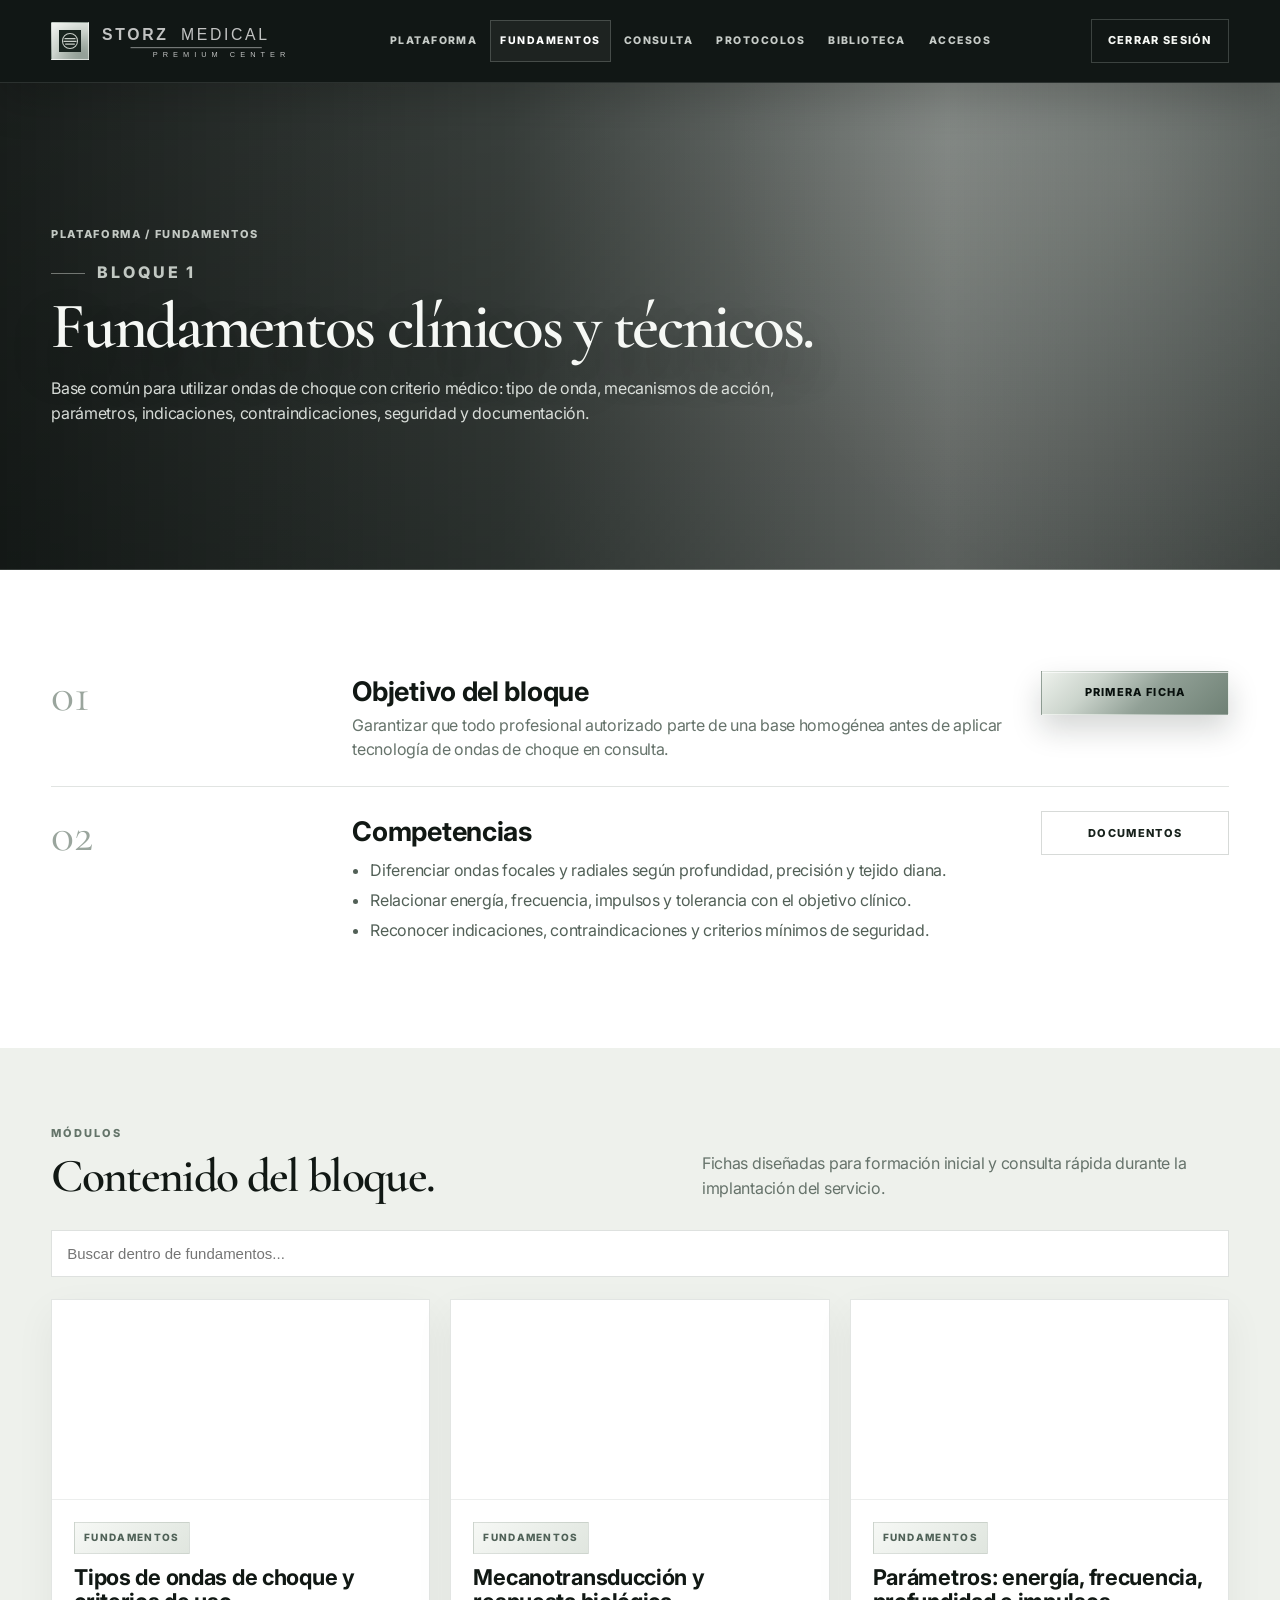
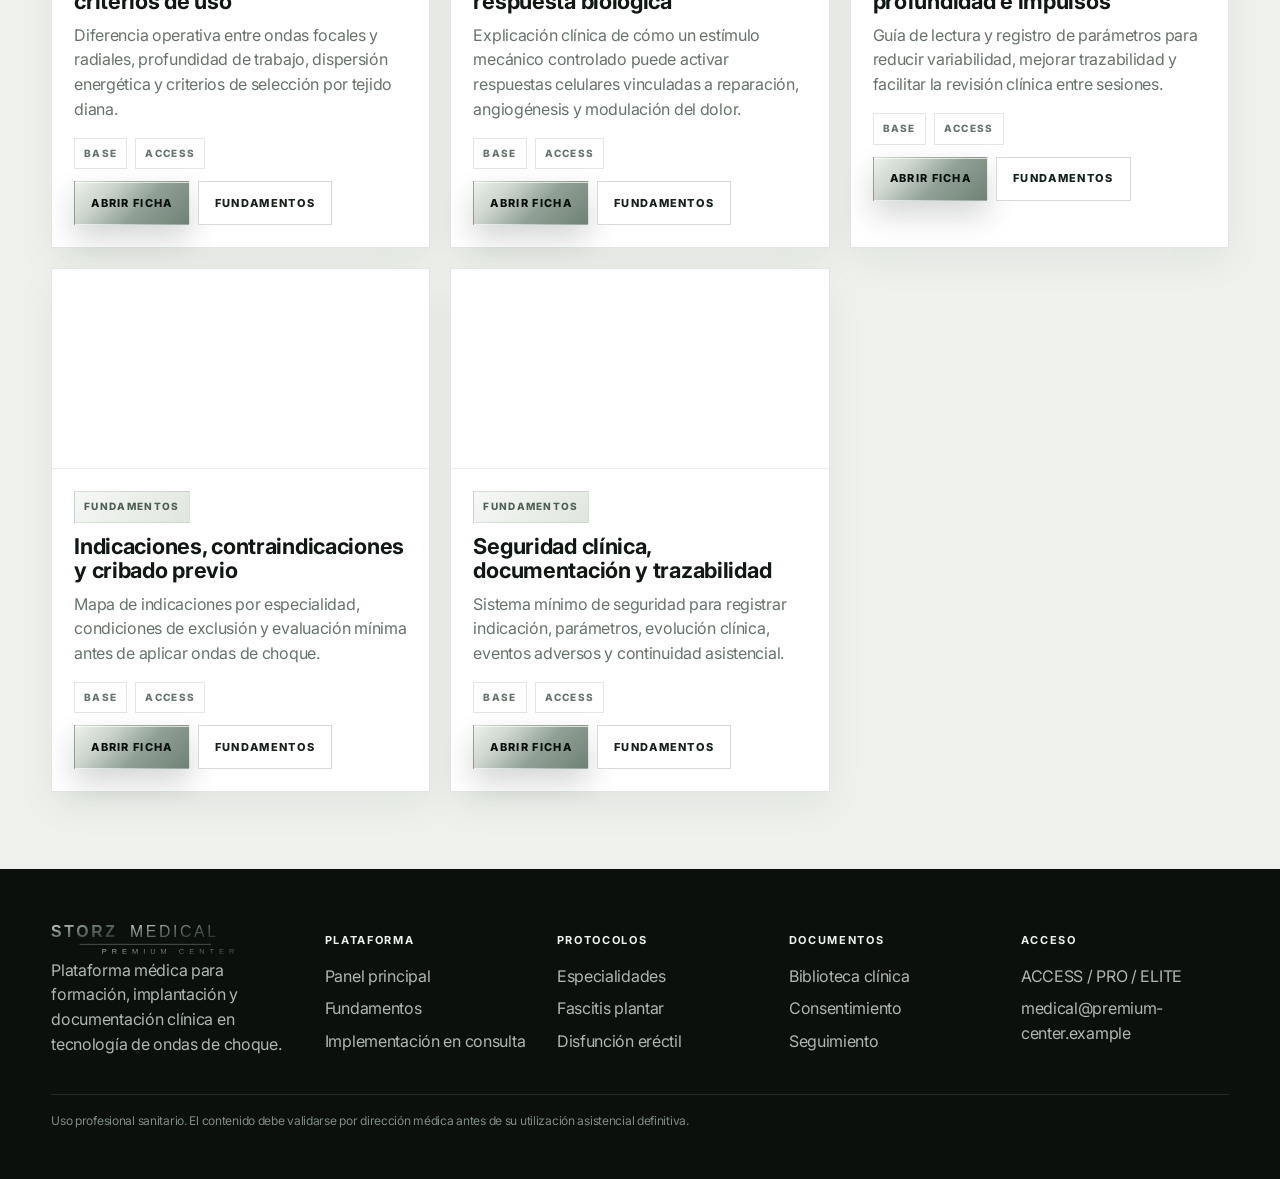
<file: fundamentos.html>
<!doctype html><html lang="es"><head><meta charset="utf-8"><meta name="viewport" content="width=device-width, initial-scale=1"><title>Fundamentos · STORZ Medical Premium Center</title><meta name="description" content="Fundamentos de ondas de choque"><link rel="icon" href="[data-uri]"><style>@import url('https://fonts.googleapis.com/css2?family=Inter:wght@300;400;500;600;700;800&family=Cormorant+Garamond:wght@500;600&display=swap');
:root{
  --page:#f7f8f5;--paper:#ffffff;--paper2:#eef1ec;--ink:#111814;--text:#2b3831;--muted:#66736b;--line:rgba(73,88,78,.16);
  --brand:#637469;--brand2:#8d9a91;--metal:#d6d7d0;--deep:#111814;--deep2:#1a241f;--accent:#dad6c8;--ok:#607468;
  --shadow:0 22px 70px rgba(18,27,22,.11);--shadow2:0 10px 30px rgba(18,27,22,.08);--max:1510px;
}
*{box-sizing:border-box}html{scroll-behavior:smooth}body{margin:0;background:var(--page);color:var(--text);font-family:Inter,system-ui,-apple-system,Segoe UI,Arial,sans-serif;line-height:1.55;letter-spacing:-.018em}a{color:inherit;text-decoration:none}img{max-width:100%;display:block}.container{width:min(var(--max),100%);margin:0 auto;padding:0 clamp(18px,3vw,46px)}.hidden{display:none!important}
.btn{display:inline-flex;align-items:center;justify-content:center;gap:10px;min-height:44px;padding:12px 16px;border:1px solid rgba(73,88,78,.22);background:#fff;color:#17211b;font-size:11px;text-transform:uppercase;letter-spacing:.12em;font-weight:800;cursor:pointer;transition:.18s ease}.btn:hover{transform:translateY(-1px);box-shadow:0 10px 24px rgba(18,27,22,.09)}.btn.primary{background:linear-gradient(135deg,#eef0eb 0%,#c4cbc3 42%,#68786c 100%);border-color:transparent;color:#111814}.btn.dark{background:#111814;color:#fff;border-color:#111814}.btn.ghost{background:transparent}.tag,.micro{display:inline-flex;align-items:center;gap:7px;border:1px solid rgba(99,116,105,.18);background:#f2f4f0;color:#56655c;font-size:10px;text-transform:uppercase;letter-spacing:.13em;font-weight:800;padding:7px 9px}.micro{background:#fff;color:#66736b}.kicker,.eyebrow{font-size:11px;text-transform:uppercase;letter-spacing:.18em;color:#647469;font-weight:800;margin:0 0 10px}.eyebrow:before{content:"";width:34px;height:1px;background:#8d9a91;display:inline-block;margin-right:12px;vertical-align:middle}
h1,h2,h3{color:var(--ink)}h1,h2{font-family:"Cormorant Garamond",Georgia,serif;font-weight:600;letter-spacing:-.035em;line-height:1.02;margin:0}.section h2{font-size:clamp(34px,3.7vw,52px)}.page-title{font-size:clamp(38px,4.5vw,64px)}p{margin:0;color:var(--muted)}
.login-page{min-height:100vh;background:linear-gradient(135deg,#fbfcf8 0%,#eef1eb 52%,#d5ddd4 100%);padding:28px;display:grid;place-items:center}.login-frame{width:min(1220px,100%);min-height:690px;display:grid;grid-template-columns:.95fr 1.05fr;background:rgba(255,255,255,.86);border:1px solid rgba(95,112,101,.22);box-shadow:var(--shadow);overflow:hidden}.login-panel{padding:clamp(32px,5vw,60px);display:flex;flex-direction:column;justify-content:center}.login-logo{width:min(260px,70vw);margin-bottom:44px}.login-panel h1{font-size:clamp(42px,5vw,64px);max-width:560px;margin-bottom:18px}.login-panel p{max-width:570px}.login-form{display:grid;gap:15px;margin-top:28px;max-width:520px}.field{display:grid;gap:8px}.field label{font-size:11px;text-transform:uppercase;letter-spacing:.14em;font-weight:800;color:#617068}.field input{background:#fff;border:1px solid rgba(73,88,78,.22);padding:15px 14px;font-size:15px;outline:none;color:#111814}.field input:focus{border-color:#68786c;box-shadow:0 0 0 4px rgba(104,120,108,.12)}.login-note{font-size:12px;color:#6f7d75;border-left:2px solid #8d9a91;padding-left:12px;margin-top:15px}.login-visual{position:relative;min-height:520px;background:#d8ddd5;overflow:hidden}.login-visual:before{content:"";position:absolute;inset:0;background:linear-gradient(180deg,rgba(13,18,16,.03),rgba(13,18,16,.62)),url('https://images.unsplash.com/photo-1551076805-e1869033e561?auto=format&fit=crop&w=1900&q=82');background-size:cover;background-position:center}.login-visual-content{position:absolute;left:36px;right:36px;bottom:36px;color:#fff}.login-visual-content h2{font-size:clamp(30px,3.5vw,46px);color:#fff;margin:0 0 12px}.login-visual-content p{color:#e8eee8;max-width:620px}.access-strip{display:grid;grid-template-columns:repeat(3,1fr);gap:10px;margin-top:24px}.access-strip div{background:rgba(255,255,255,.16);border:1px solid rgba(255,255,255,.22);padding:13px}.access-strip strong{font-size:20px;display:block;color:#fff}.access-strip span{display:block;font-size:10px;text-transform:uppercase;letter-spacing:.14em;color:#dbe4dc}
.topbar{position:sticky;top:0;z-index:50;background:rgba(255,255,255,.92);backdrop-filter:blur(18px);border-bottom:1px solid var(--line)}.nav{height:80px;display:flex;align-items:center;justify-content:space-between;gap:18px}.brand{display:flex;align-items:center;gap:13px;min-width:210px}.brand img.logo{width:188px}.brand-mark{width:38px;height:38px;border:1px solid rgba(104,120,108,.28);display:grid;place-items:center;background:linear-gradient(145deg,#fff,#cfd6cf 58%,#58685d);box-shadow:inset 0 0 14px rgba(255,255,255,.46)}.brand-mark img{width:22px}.navlinks{display:flex;align-items:center;gap:3px}.navlinks a{font-size:10.5px;text-transform:uppercase;letter-spacing:.11em;color:#445048;padding:12px 9px;border:1px solid transparent;font-weight:800}.navlinks a:hover,.navlinks a.active{border-color:rgba(104,120,108,.25);background:#f1f3ef}.nav-actions{display:flex;align-items:center;gap:8px}.menu-toggle{display:none;width:46px;height:46px;background:#fff;border:1px solid var(--line);font-size:24px;color:#111814}.mobile-panel{display:none}
.hero-app{background:linear-gradient(180deg,#fff 0%,#f7f8f5 100%);border-bottom:1px solid var(--line);overflow:hidden}.hero-grid{display:grid;grid-template-columns:1.02fr .98fr;gap:clamp(28px,4vw,58px);align-items:center;padding-top:clamp(52px,6vw,82px);padding-bottom:clamp(52px,6vw,82px)}.hero-copy h1{font-size:clamp(42px,5.2vw,72px);max-width:820px}.hero-copy p{font-size:17px;max-width:720px;margin:22px 0 26px}.hero-actions{display:flex;flex-wrap:wrap;gap:12px}.hero-media{position:relative;min-height:480px;display:grid;align-items:end}.hero-media:before{content:"";position:absolute;inset:0;background:linear-gradient(180deg,rgba(17,24,20,.06),rgba(17,24,20,.48)),url('https://images.unsplash.com/photo-1519494026892-80bbd2d6fd0d?auto=format&fit=crop&w=1900&q=82');background-size:cover;background-position:center;border:1px solid rgba(73,88,78,.16);box-shadow:var(--shadow)}.brand-card{position:relative;margin:0 28px 28px;padding:22px;background:rgba(255,255,255,.84);border:1px solid rgba(73,88,78,.18);box-shadow:var(--shadow2);backdrop-filter:blur(10px)}.brand-card img{border:1px solid rgba(73,88,78,.15);margin-bottom:14px}.metric-row{display:grid;grid-template-columns:repeat(3,1fr);gap:10px}.metric{background:#f7f8f5;border:1px solid rgba(73,88,78,.12);padding:14px}.metric strong{display:block;font-size:24px;color:#111814}.metric span{display:block;font-size:10px;text-transform:uppercase;letter-spacing:.12em;color:#68766e;font-weight:800}.status-line{display:flex;flex-wrap:wrap;gap:9px;margin-top:24px}.pill{display:inline-flex;align-items:center;gap:8px;padding:9px 10px;background:#eef0eb;border:1px solid rgba(104,120,108,.16);font-size:10px;text-transform:uppercase;letter-spacing:.12em;font-weight:800;color:#526157}.pill:before{content:"";width:6px;height:6px;background:#68786c;border-radius:50%}
.section{padding:clamp(58px,6vw,88px) 0}.section.white{background:#fff}.section.soft{background:#eef1ec}.section.deep{background:#111814;color:#eef2ed}.section.deep h2,.section.deep h3{color:#fff}.section.deep p{color:#c4cec6}.section-head{display:grid;grid-template-columns:1.08fr .92fr;gap:32px;align-items:end;margin-bottom:30px}.section-head p{max-width:760px}.grid{display:grid;gap:20px}.cols-2{grid-template-columns:repeat(2,minmax(0,1fr))}.cols-3{grid-template-columns:repeat(3,minmax(0,1fr))}.cols-4{grid-template-columns:repeat(4,minmax(0,1fr))}.auto-grid{grid-template-columns:repeat(auto-fit,minmax(245px,1fr))}.tile{position:relative;min-height:335px;overflow:hidden;border:1px solid rgba(73,88,78,.15);background:#111814;display:flex;align-items:flex-end;box-shadow:0 16px 55px rgba(20,27,23,.10)}.tile:before{content:"";position:absolute;inset:0;background:linear-gradient(180deg,rgba(13,18,16,.04),rgba(13,18,16,.78)),var(--img);background-size:cover;background-position:center;transition:.35s ease}.tile:hover:before{transform:scale(1.035)}.tile-content{position:relative;z-index:2;padding:24px;color:#fff}.tile small{display:inline-flex;font-size:10px;text-transform:uppercase;letter-spacing:.15em;color:#e2e9e2;font-weight:800}.tile h3{font-size:clamp(24px,2.1vw,32px);line-height:1.04;margin:11px 0 9px;color:#fff}.tile p{color:#dbe4dc;margin-bottom:16px}.arrow{font-size:11px;text-transform:uppercase;letter-spacing:.13em;font-weight:800;color:#fff}.card{background:#fff;border:1px solid rgba(73,88,78,.14);box-shadow:0 14px 38px rgba(22,30,25,.055);display:flex;flex-direction:column;min-width:0;min-height:100%}.card-media{min-height:200px;background:var(--img);background-size:cover;background-position:center;border-bottom:1px solid rgba(73,88,78,.1)}.card-pad{padding:22px}.card h3{font-size:clamp(21px,1.7vw,27px);line-height:1.12;margin:11px 0 9px}.card p{margin-bottom:16px}.resource-meta,.resource-actions{display:flex;flex-wrap:wrap;gap:8px}.resource-actions{margin-top:auto;padding-top:12px}.program-row{display:grid;grid-template-columns:.42fr 1fr .28fr;gap:20px;align-items:start;border-top:1px solid var(--line);padding:24px 0}.program-row:first-child{border-top:0}.program-row h3{font-size:27px;margin:0}.program-row ul{margin:0;padding-left:18px;color:#526057}.program-row li{margin:5px 0}.program-row .number{font-family:"Cormorant Garamond",Georgia,serif;font-size:48px;line-height:1;color:#9aa59d}.filters{display:flex;flex-wrap:wrap;gap:8px;margin-bottom:24px}.filter-btn{border:1px solid rgba(99,116,105,.18);background:#fff;color:#56655c;padding:10px 12px;font-size:10px;text-transform:uppercase;letter-spacing:.12em;font-weight:800;cursor:pointer}.filter-btn.active,.filter-btn:hover{background:#111814;color:#fff;border-color:#111814}.searchbar{display:flex;gap:12px;margin-bottom:22px}.searchbar input{flex:1;min-width:220px;background:#fff;border:1px solid rgba(73,88,78,.18);padding:14px 15px;outline:none;color:#111814;font-size:15px}.searchbar input:focus{border-color:#68786c;box-shadow:0 0 0 4px rgba(104,120,108,.11)}.empty{display:none;padding:22px;background:#fff;border:1px solid var(--line);color:#65726a}.carousel-wrap{position:relative}.carousel{display:grid;grid-auto-flow:column;grid-auto-columns:minmax(290px,390px);gap:18px;overflow-x:auto;scroll-snap-type:x mandatory;padding-bottom:12px;scrollbar-width:thin}.carousel .card{scroll-snap-align:start}.carousel-controls{display:flex;gap:8px;justify-content:flex-end;margin-bottom:14px}.round{width:42px;height:42px;border:1px solid rgba(73,88,78,.2);background:#fff;color:#111814;cursor:pointer}.round:hover{background:#eef1ec}.split{display:grid;grid-template-columns:.95fr 1.05fr;gap:38px;align-items:center}.metal-panel{background:linear-gradient(135deg,#f8f9f5,#d9ded6 52%,#87968d);border:1px solid rgba(73,88,78,.18);padding:28px;color:#15201a;box-shadow:var(--shadow)}.metal-panel h3{font-size:clamp(34px,3vw,48px);margin:0 0 12px}.flow{display:grid;gap:12px}.flow-step{background:#fff;border:1px solid rgba(73,88,78,.14);padding:20px;display:grid;grid-template-columns:auto 1fr;gap:16px}.flow-step:before{content:"";width:16px;height:16px;border:2px solid #68786c;margin-top:5px}.flow-step h3{font-size:21px;margin:0 0 5px}.flow-step p{margin:0}.page-hero{background:#fff;border-bottom:1px solid var(--line);overflow:hidden}.page-hero .container{display:grid;grid-template-columns:1.15fr .85fr;gap:36px;align-items:end;padding-top:clamp(56px,6vw,86px);padding-bottom:clamp(42px,5vw,66px)}.page-hero p{font-size:16px;max-width:760px;margin-top:15px}.hero-image{min-height:292px;background:var(--hero-img);background-size:cover;background-position:center;border:1px solid rgba(73,88,78,.15);box-shadow:var(--shadow)}.breadcrumb{font-size:11px;text-transform:uppercase;letter-spacing:.15em;color:#68786c;font-weight:800;margin-bottom:16px}.breadcrumb a{color:#1d2923}.dashboard-grid{display:grid;grid-template-columns:minmax(190px,245px) 1fr;gap:24px}.rail{background:#fff;border:1px solid rgba(73,88,78,.14);padding:14px;align-self:start}.rail a{display:flex;justify-content:space-between;gap:10px;padding:13px;border-bottom:1px solid rgba(73,88,78,.08);color:#435149;font-weight:700;font-size:13px}.rail a:last-child{border-bottom:0}.rail a:hover{background:#f2f4f0}.statline{display:grid;grid-template-columns:repeat(4,1fr);gap:12px;margin-bottom:20px}.stat{background:#fff;border:1px solid rgba(73,88,78,.14);padding:17px}.stat strong{font-size:28px;color:#111814;display:block}.stat span{font-size:10px;text-transform:uppercase;letter-spacing:.12em;color:#66736b;font-weight:800}.access-card{background:#fff;border:1px solid rgba(73,88,78,.14);box-shadow:0 14px 38px rgba(22,30,25,.055);padding:26px;min-height:100%;display:flex;flex-direction:column}.access-card h3{font-size:clamp(30px,2.8vw,44px);margin:14px 0 10px}.access-card ul{margin:16px 0 22px;padding-left:19px;color:#526057}.access-card li{margin:8px 0}.access-card .btn{margin-top:auto;align-self:flex-start}.access-wide{display:grid;grid-template-columns:.75fr 1.25fr;gap:22px;align-items:start}.access-summary{background:#111814;color:#fff;border:1px solid rgba(73,88,78,.2);padding:28px}.access-summary h2{color:#fff;font-size:44px}.access-summary p{color:#d1d9d2;margin-top:14px}.compare-table{background:#fff;border:1px solid rgba(73,88,78,.14);overflow:auto}.compare-table table{width:100%;border-collapse:collapse;min-width:720px}.compare-table th,.compare-table td{padding:16px;border-bottom:1px solid rgba(73,88,78,.11);text-align:left}.compare-table th{font-size:11px;text-transform:uppercase;letter-spacing:.12em;color:#56655c;background:#f4f6f2}.detail-shell{background:#fff}.detail-layout{display:grid;grid-template-columns:minmax(0,2.25fr) minmax(260px,.75fr);gap:30px;align-items:start}.article{background:#fff;border:1px solid rgba(73,88,78,.12);padding:clamp(24px,3vw,38px)}.article h1{font-size:clamp(38px,4vw,58px);margin:12px 0 16px}.article h2{font-size:clamp(26px,2.4vw,36px);margin:34px 0 12px}.article p,.article li{color:#536159}.article ul{padding-left:20px}.article li{margin:8px 0}.clinical-list{display:grid;grid-template-columns:repeat(2,minmax(0,1fr));gap:12px;margin:18px 0}.clinical-list div{background:#f7f8f5;border:1px solid rgba(73,88,78,.12);padding:16px}.meta-panel{background:#f7f8f5;border:1px solid rgba(73,88,78,.13);padding:20px}.meta-panel dl{margin:0;display:grid;gap:14px}.meta-panel dt{font-size:10px;text-transform:uppercase;letter-spacing:.13em;color:#647469;font-weight:800}.meta-panel dd{margin:3px 0 0;color:#111814;font-weight:700}.download-strip{display:flex;flex-wrap:wrap;gap:10px;padding:18px;background:#f2f4f0;border:1px solid rgba(73,88,78,.12);margin:24px 0}.source-note{font-size:12px;border-left:2px solid #8d9a91;padding-left:12px;color:#66736b}.footer{padding:48px 0;background:#0b100d;color:#aeb7af}.footer-grid{display:grid;grid-template-columns:1.2fr repeat(4,1fr);gap:24px}.footer img{width:188px;opacity:.92}.footer p{color:#aeb7af}.footer h4{font-size:11px;text-transform:uppercase;letter-spacing:.15em;color:#eef2ed}.footer a{display:block;margin:8px 0;color:#aeb7af}.footer a:hover{color:#fff}.fineprint{border-top:1px solid rgba(255,255,255,.1);margin-top:32px;padding-top:17px;font-size:12px;color:#7f8b83}
@media (max-width:1180px){.navlinks,.nav-actions{display:none}.menu-toggle{display:block}.mobile-panel{display:none;position:absolute;top:80px;left:0;right:0;background:#fff;border-bottom:1px solid var(--line);padding:16px 24px;box-shadow:var(--shadow2)}.mobile-panel.open{display:grid}.mobile-panel a{padding:13px;border-bottom:1px solid rgba(73,88,78,.08);text-transform:uppercase;letter-spacing:.12em;font-size:12px;font-weight:800}.hero-grid,.page-hero .container,.split,.detail-layout,.access-wide,.dashboard-grid{grid-template-columns:1fr}.rail{display:grid;grid-template-columns:repeat(3,1fr);gap:8px}.rail a{border:1px solid rgba(73,88,78,.08)}.hero-media{min-height:390px}.statline{grid-template-columns:repeat(2,1fr)}.footer-grid{grid-template-columns:1.2fr 1fr 1fr}.program-row{grid-template-columns:.22fr 1fr}.program-row .btn{grid-column:2}}
@media (max-width:760px){.login-page{padding:14px}.login-frame{grid-template-columns:1fr;min-height:0}.login-visual{min-height:360px}.access-strip{grid-template-columns:1fr}.nav{height:74px}.brand img.logo{width:152px}.brand-mark{width:34px;height:34px}.mobile-panel{top:74px}.hero-grid{padding-top:42px;padding-bottom:42px}.hero-copy h1,.page-title{font-size:40px}.hero-copy p{font-size:15px}.section-head{grid-template-columns:1fr}.cols-2,.cols-3,.cols-4{grid-template-columns:1fr}.program-row{grid-template-columns:1fr}.program-row .number{font-size:38px}.program-row .btn{grid-column:auto}.rail{grid-template-columns:1fr}.statline{grid-template-columns:1fr}.searchbar{display:block}.searchbar input{width:100%;margin-bottom:10px}.clinical-list{grid-template-columns:1fr}.footer-grid{grid-template-columns:1fr}.carousel{grid-auto-columns:minmax(260px,88vw)}.brand-card{margin:0 16px 16px}.hero-media{min-height:320px}.article{padding:22px}.metric-row{grid-template-columns:1fr}.access-wide{gap:16px}}

/* === V6 HERO/TOPBAR OVERRIDE — applied over V4 without changing content or structure === */
:root{
  --v6-dark:#09110e;
  --v6-dark-2:#111c17;
  --v6-green:#6f8175;
  --v6-green-2:#aab6ad;
  --v6-metal:#d8ddd6;
}

.topbar{
  background:rgba(8,14,12,.96)!important;
  border-bottom:1px solid rgba(214,221,214,.13)!important;
  box-shadow:0 18px 40px rgba(0,0,0,.18);
}
.nav{height:82px!important;}
.brand img.logo{
  filter:brightness(0) invert(1) contrast(.82) opacity(.82);
}
.brand-mark{
  background:linear-gradient(145deg,#eef1ed 0%,#bfc8c0 52%,#617368 100%)!important;
  border-color:rgba(255,255,255,.20)!important;
}
.navlinks a{
  color:rgba(239,244,239,.82)!important;
  letter-spacing:.14em!important;
  border-color:transparent!important;
}
.navlinks a:hover,
.navlinks a.active{
  color:#fff!important;
  background:rgba(255,255,255,.055)!important;
  border-color:rgba(214,221,214,.22)!important;
}
.nav-actions .btn{
  background:transparent!important;
  color:#f5f7f3!important;
  border-color:rgba(214,221,214,.22)!important;
}
.menu-toggle{
  background:rgba(255,255,255,.05)!important;
  color:#fff!important;
  border-color:rgba(214,221,214,.18)!important;
}

.btn.primary{
  background:linear-gradient(135deg,#edf1ec 0%,#cbd4cc 28%,#91a096 58%,#6f8175 100%)!important;
  color:#08100d!important;
  border-color:rgba(255,255,255,.18)!important;
  box-shadow:inset 0 1px 0 rgba(255,255,255,.68),0 14px 30px rgba(16,27,21,.18)!important;
}
.btn.dark{
  background:linear-gradient(135deg,#17231d 0%,#08110e 100%)!important;
}

.hero-app{
  position:relative!important;
  background:
    linear-gradient(90deg,rgba(5,10,8,.88) 0%,rgba(8,15,12,.78) 38%,rgba(8,15,12,.42) 70%,rgba(8,15,12,.64) 100%),
    linear-gradient(180deg,rgba(21,34,27,.12),rgba(21,34,27,.35)),
    url('https://images.unsplash.com/photo-1519494026892-80bbd2d6fd0d?auto=format&fit=crop&w=2200&q=86') center/cover no-repeat!important;
  border-bottom:1px solid rgba(214,221,214,.12)!important;
  color:#eef3ee!important;
}
.hero-app:before{
  content:"";
  position:absolute;
  left:0;right:0;top:0;height:1px;
  background:linear-gradient(90deg,transparent,rgba(216,221,214,.32),transparent);
}
.hero-app .hero-grid{
  min-height:clamp(560px,68vh,760px)!important;
  padding-top:clamp(60px,7vw,105px)!important;
  padding-bottom:clamp(60px,7vw,105px)!important;
}
.hero-app .eyebrow,
.hero-app .kicker{color:rgba(228,235,228,.80)!important;}
.hero-app .eyebrow:before{background:rgba(216,221,214,.45)!important;}
.hero-app h1,
.hero-app h2,
.hero-app h3{color:#f6f8f5!important;}
.hero-app .hero-copy h1{
  font-size:clamp(42px,5.3vw,78px)!important;
  max-width:900px!important;
  text-shadow:0 22px 44px rgba(0,0,0,.32);
}
.hero-app .hero-copy p{
  color:rgba(240,245,240,.88)!important;
  max-width:760px!important;
}
.hero-app .pill{
  background:rgba(255,255,255,.08)!important;
  border-color:rgba(255,255,255,.16)!important;
  color:rgba(244,248,244,.88)!important;
}
.hero-app .pill:before{background:var(--v6-metal)!important;}
.hero-app .hero-media:before{
  background:
    linear-gradient(180deg,rgba(12,19,16,.10),rgba(12,19,16,.62)),
    url('https://images.unsplash.com/photo-1580281658626-ee379f3cce93?auto=format&fit=crop&w=1700&q=84') center/cover no-repeat!important;
  border-color:rgba(255,255,255,.16)!important;
}
.hero-app .hero-media:after{
  content:"";
  position:absolute;
  inset:22px;
  border:1px solid rgba(255,255,255,.10);
  pointer-events:none;
}
.hero-app .brand-card{
  background:rgba(239,243,239,.88)!important;
  border-color:rgba(255,255,255,.24)!important;
  box-shadow:0 30px 80px rgba(0,0,0,.28)!important;
  backdrop-filter:blur(12px);
}
.hero-app .brand-card:before{
  content:"";
  position:absolute;
  left:22px;right:22px;top:0;height:3px;
  background:linear-gradient(90deg,#d8ddd6,#6f8175,#d8ddd6);
}

.page-hero{
  position:relative!important;
  overflow:hidden!important;
  background:
    linear-gradient(90deg,rgba(5,10,8,.90) 0%,rgba(8,15,12,.76) 40%,rgba(8,15,12,.42) 74%,rgba(8,15,12,.62) 100%),
    linear-gradient(180deg,rgba(26,42,33,.14),rgba(5,10,8,.40)),
    var(--page-hero-bg, url('https://images.unsplash.com/photo-1579684385127-1ef15d508118?auto=format&fit=crop&w=2200&q=86')) center/cover no-repeat!important;
  border-bottom:1px solid rgba(214,221,214,.14)!important;
  color:#eef3ee!important;
}
.page-hero:before{
  content:"";
  position:absolute;
  inset:0;
  background:radial-gradient(circle at 88% 20%,rgba(203,212,204,.14),transparent 34%);
  pointer-events:none;
}
.page-hero .container{
  position:relative;
  z-index:1;
  grid-template-columns:minmax(0,950px)!important;
  align-items:center!important;
  min-height:clamp(440px,54vh,640px)!important;
  padding-top:clamp(70px,8vw,118px)!important;
  padding-bottom:clamp(70px,8vw,118px)!important;
}
.page-hero .hero-image{display:none!important;}
.page-hero .breadcrumb,
.page-hero .breadcrumb a,
.page-hero .eyebrow{color:rgba(231,237,231,.82)!important;}
.page-hero .eyebrow:before{background:rgba(216,221,214,.46)!important;}
.page-hero .page-title{
  color:#f6f8f5!important;
  font-size:clamp(40px,5.1vw,78px)!important;
  max-width:980px!important;
  text-shadow:0 22px 44px rgba(0,0,0,.34);
}
.page-hero p{
  color:rgba(240,245,240,.88)!important;
  max-width:760px!important;
}

.card,.access-card,.stat,.rail,.compare-table,.article,.meta-panel{
  border-color:rgba(83,101,91,.17)!important;
}
.card:hover,.access-card:hover{
  box-shadow:0 22px 58px rgba(18,27,22,.10)!important;
}
.tag{
  background:linear-gradient(135deg,#f6f8f5 0%,#e0e6df 100%)!important;
  color:#4f6157!important;
}
.section.deep{
  background:linear-gradient(180deg,#111c17 0%,#07100d 100%)!important;
}

@media (max-width:1180px){
  .mobile-panel{
    background:rgba(8,14,12,.98)!important;
    border-bottom-color:rgba(214,221,214,.16)!important;
  }
  .mobile-panel a{
    color:#eef3ee!important;
    border-bottom-color:rgba(214,221,214,.10)!important;
  }
  .hero-app .hero-grid{grid-template-columns:1fr!important;}
  .hero-app .hero-media{min-height:360px!important;}
}
@media (max-width:760px){
  .nav{height:74px!important;}
  .page-hero .container{min-height:420px!important;padding-top:56px!important;padding-bottom:56px!important;}
  .page-hero .page-title,.hero-app .hero-copy h1{font-size:clamp(38px,12vw,52px)!important;}
  .hero-app .hero-grid{min-height:auto!important;}
  .hero-app .hero-media{min-height:300px!important;}
}


/* ===== V8 MOBILE-FIRST RESPONSIVE PATCH ===== */
html,body{max-width:100%;overflow-x:hidden;-webkit-text-size-adjust:100%}
img{max-width:100%;height:auto}
.container{width:100%;max-width:min(var(--max),100%);padding-left:clamp(18px,4vw,54px);padding-right:clamp(18px,4vw,54px)}
.carousel{
  display:flex!important;
  grid-auto-flow:unset!important;
  grid-auto-columns:unset!important;
  overflow-x:auto!important;
  overflow-y:hidden!important;
  scroll-snap-type:x mandatory;
  -webkit-overflow-scrolling:touch;
  overscroll-behavior-x:contain;
  gap:18px;
  padding-bottom:18px;
  scrollbar-width:thin;
}
.carousel>*{
  flex:0 0 clamp(300px,34vw,420px);
  scroll-snap-align:start;
  scroll-snap-stop:always;
}
.carousel .card{height:auto}
.carousel-controls{display:flex;gap:8px}
.round{touch-action:manipulation}
.btn,.filter-btn,.menu-toggle{touch-action:manipulation}

@media (max-width:1180px){
  .carousel>*{flex-basis:clamp(300px,48vw,420px)}
  .mobile-panel.open{display:grid}
  .mobile-panel a{line-height:1.2}
}

@media (max-width:760px){
  body{font-size:15px;line-height:1.55}
  .container{padding-left:18px;padding-right:18px}
  .login-page{min-height:100svh;padding:0;display:block}
  .login-frame{width:100%;min-height:100svh;grid-template-columns:1fr;border:0;box-shadow:none}
  .login-panel{padding:24px 20px 26px}
  .login-logo{width:min(190px,66vw);margin-bottom:26px}
  .login-panel h1{font-size:clamp(34px,11vw,46px);line-height:1.02;letter-spacing:-.045em}
  .login-panel p{font-size:15px;line-height:1.55}
  .login-form{gap:12px;margin-top:22px}
  .field{gap:6px}
  .field input{width:100%;min-height:48px;font-size:16px}
  .login-form .btn,.login-form button{width:100%;min-height:50px}
  .login-note{font-size:12px;line-height:1.45}
  .login-visual{min-height:auto;padding:24px 20px 36px;background:linear-gradient(180deg,#17231d 0%,#0d1512 100%)}
  .login-visual:before{opacity:.22}
  .login-visual:after{inset:14px}
  .login-visual-content{position:relative;left:auto;right:auto;bottom:auto}
  .login-visual-content h2{font-size:clamp(26px,8vw,34px);line-height:1.08}
  .access-strip{grid-template-columns:1fr;gap:8px}
  .access-strip div{padding:12px}
  .access-strip strong{font-size:18px}
  .access-strip span{font-size:9px}

  .topbar{position:sticky}
  .nav{height:66px}
  .brand{min-width:auto;gap:9px}
  .brand img.logo{width:140px}
  .brand-mark{width:32px;height:32px}
  .menu-toggle{display:grid;place-items:center;min-width:44px;height:44px;font-size:22px}
  .mobile-panel{top:66px;padding:8px 18px 14px;max-height:calc(100svh - 66px);overflow:auto}
  .mobile-panel.open{display:grid;grid-template-columns:1fr}
  .mobile-panel a{padding:14px 2px;font-size:11px;letter-spacing:.12em}

  .hero-grid,.page-hero .container{grid-template-columns:1fr;gap:22px;padding-top:34px;padding-bottom:34px}
  .hero-copy h1,.page-title,.article h1{font-size:clamp(34px,11vw,46px);line-height:1.03}
  .hero-copy p,.page-hero p{font-size:15px;line-height:1.55;margin:16px 0 20px}
  .hero-actions{display:grid;grid-template-columns:1fr;gap:10px}
  .hero-actions .btn{width:100%}
  .status-line{display:grid;grid-template-columns:1fr;gap:8px}
  .pill{width:100%;justify-content:flex-start}
  .hero-media{min-height:320px}
  .brand-card{margin:0 12px 12px;padding:14px}
  .metric-row{grid-template-columns:1fr}
  .metric{padding:12px}

  .section{padding:44px 0}
  .section-head{grid-template-columns:1fr;gap:14px;margin-bottom:22px}
  .section h2{font-size:clamp(28px,9vw,38px);line-height:1.07}
  .kicker,.eyebrow{font-size:10px;letter-spacing:.16em}
  .grid.cols-3,.grid.cols-4,.grid.cols-2,.grid.auto-grid{grid-template-columns:1fr!important}
  .tile{min-height:300px}
  .tile-content{padding:20px}
  .tile h3{font-size:27px}
  .card-media{min-height:180px}
  .card-pad,.access-card,.stat,.article,.meta-panel{padding:18px}
  .card h3{font-size:23px}
  .resource-actions{display:grid;grid-template-columns:1fr;width:100%;gap:9px}
  .resource-actions .btn{width:100%}

  .carousel-controls{justify-content:flex-start;margin-top:-6px;margin-bottom:12px}
  .round{width:44px;height:44px;border-radius:999px}
  .carousel{
    margin-left:-18px;
    margin-right:-18px;
    padding-left:18px;
    padding-right:18px;
    scroll-padding-left:18px;
    gap:14px;
    touch-action:pan-x;
  }
  .carousel>.card,.carousel>*{
    flex:0 0 calc(88vw - 18px)!important;
    width:calc(88vw - 18px)!important;
    max-width:370px;
    min-width:272px;
  }
  .carousel .card{min-height:auto}

  .dashboard-grid,.split,.detail-layout,.access-wide{grid-template-columns:1fr!important}
  .rail{display:flex;overflow-x:auto;gap:8px;padding:10px;position:static;scroll-snap-type:x mandatory}
  .rail a{flex:0 0 auto;white-space:nowrap;border:1px solid rgba(73,88,78,.1);scroll-snap-align:start}
  .statline{grid-template-columns:1fr 1fr;gap:10px}
  .searchbar{display:block}
  .searchbar input{width:100%;min-height:48px;font-size:16px}
  .filters{
    display:flex;
    overflow-x:auto;
    flex-wrap:nowrap;
    padding-bottom:8px;
    margin-left:-18px;
    margin-right:-18px;
    padding-left:18px;
    padding-right:18px;
    scroll-snap-type:x mandatory;
  }
  .filter-btn{flex:0 0 auto;white-space:nowrap;scroll-snap-align:start}
  .clinical-list{grid-template-columns:1fr}
  .flow-step{grid-template-columns:1fr}
  .footer-grid{grid-template-columns:1fr;gap:16px}
}

@media (max-width:390px){
  .hero-copy h1,.page-title,.login-panel h1,.article h1{font-size:34px}
  .statline{grid-template-columns:1fr}
  .carousel>.card,.carousel>*{flex-basis:86vw!important;width:86vw!important}
  .brand img.logo{width:128px}
}

/* ===== V8 RESPONSIVE HOTFIX — no content changes ===== */
.login-page{
  background:
    linear-gradient(90deg,rgba(5,10,8,.92) 0%,rgba(8,15,12,.84) 42%,rgba(8,15,12,.55) 100%),
    linear-gradient(180deg,rgba(21,34,27,.18),rgba(21,34,27,.42)),
    url('https://images.unsplash.com/photo-1519494026892-80bbd2d6fd0d?auto=format&fit=crop&w=2200&q=86') center/cover no-repeat!important;
  color:#eef3ee!important;
}
.login-frame{
  background:rgba(8,14,12,.78)!important;
  border-color:rgba(214,221,214,.16)!important;
  box-shadow:0 34px 90px rgba(0,0,0,.34)!important;
  backdrop-filter:blur(14px);
}
.login-panel{
  background:linear-gradient(135deg,rgba(9,17,14,.92),rgba(17,28,23,.74))!important;
}
.login-logo{filter:brightness(0) invert(1) contrast(.86) opacity(.88)}
.login-panel h1,.login-panel h2{color:#f6f8f5!important;text-shadow:0 18px 40px rgba(0,0,0,.30)}
.login-panel p,.login-panel .login-note{color:rgba(238,243,238,.78)!important}
.login-panel .eyebrow,.login-panel .field label{color:rgba(231,237,231,.78)!important}
.login-panel .eyebrow:before{background:rgba(216,221,214,.46)!important}
.login-panel .field input{
  background:rgba(255,255,255,.08)!important;
  border-color:rgba(214,221,214,.20)!important;
  color:#fff!important;
}
.login-panel .field input:focus{border-color:rgba(216,221,214,.52)!important;box-shadow:0 0 0 4px rgba(216,221,214,.10)!important}
.login-panel .field input::placeholder{color:rgba(255,255,255,.50)!important}
.login-visual{background:#07100d!important}
.login-visual:before{
  background:linear-gradient(180deg,rgba(13,18,16,.08),rgba(13,18,16,.66)),url('https://images.unsplash.com/photo-1551076805-e1869033e561?auto=format&fit=crop&w=1900&q=82') center/cover no-repeat!important;
}

@media (max-width:860px){
  html,body{width:100%!important;max-width:100%!important;overflow-x:hidden!important}
  body{position:relative!important}
  main,.topbar,.hero-app,.page-hero,.section,.footer{width:100%!important;max-width:100vw!important;overflow-x:hidden!important}
  .container{
    width:100%!important;
    max-width:100%!important;
    padding-left:18px!important;
    padding-right:18px!important;
    margin-left:auto!important;
    margin-right:auto!important;
    min-width:0!important;
  }
  .nav{width:100%!important;max-width:100%!important;min-width:0!important;overflow:hidden!important}
  .brand{min-width:0!important;max-width:calc(100vw - 92px)!important;overflow:hidden!important}
  .brand img.logo{max-width:138px!important;width:138px!important}
  .hero-grid,.page-hero .container,.section-head,.dashboard-grid,.split,.detail-layout,.access-wide,
  .grid,.clinical-list,.footer-grid,.program-row,.flow-step{
    width:100%!important;
    max-width:100%!important;
    min-width:0!important;
    grid-template-columns:1fr!important;
  }
  .hero-copy,.hero-media,.section-head>*,.dashboard-grid>*,.split>*,.detail-layout>*,.access-wide>*,.grid>*,.program-row>*{
    min-width:0!important;
    max-width:100%!important;
  }
  .hero-copy h1,.page-title,.article h1{
    font-size:clamp(32px,9.2vw,42px)!important;
    line-height:1.04!important;
    overflow-wrap:break-word!important;
  }
  .section h2{font-size:clamp(27px,8vw,36px)!important;line-height:1.08!important}
  .hero-copy p,.page-hero p,.section-head p{font-size:15px!important;line-height:1.55!important;max-width:100%!important}
  .section{padding:42px 0!important}
  .page-hero .container{min-height:360px!important;padding-top:46px!important;padding-bottom:46px!important}

  .rail{
    display:flex!important;
    width:100%!important;
    max-width:100%!important;
    min-width:0!important;
    overflow-x:auto!important;
    overflow-y:hidden!important;
    -webkit-overflow-scrolling:touch!important;
    scroll-snap-type:x mandatory!important;
    gap:8px!important;
    padding:0 0 10px 0!important;
    margin:0 0 16px 0!important;
    background:transparent!important;
    border:0!important;
  }
  .rail a{
    flex:0 0 auto!important;
    min-width:max-content!important;
    max-width:none!important;
    white-space:nowrap!important;
    scroll-snap-align:start!important;
    padding:12px 14px!important;
    border:1px solid rgba(73,88,78,.12)!important;
    background:#fff!important;
  }
  .rail a span{margin-left:10px!important}

  .statline{
    display:grid!important;
    width:100%!important;
    max-width:100%!important;
    min-width:0!important;
    grid-template-columns:1fr!important;
    gap:10px!important;
    margin-bottom:18px!important;
  }
  .stat{
    width:100%!important;
    max-width:100%!important;
    min-width:0!important;
    padding:18px!important;
  }
  .stat strong{font-size:30px!important;line-height:1!important}

  .searchbar{display:block!important;width:100%!important;max-width:100%!important;min-width:0!important;margin-bottom:16px!important;overflow:visible!important}
  .searchbar input{width:100%!important;max-width:100%!important;min-width:0!important;font-size:16px!important;padding:14px!important;margin:0!important}
  .filters{
    display:flex!important;
    flex-wrap:nowrap!important;
    width:auto!important;
    max-width:none!important;
    overflow-x:auto!important;
    overflow-y:hidden!important;
    -webkit-overflow-scrolling:touch!important;
    scroll-snap-type:x mandatory!important;
    gap:8px!important;
    padding:0 18px 10px 18px!important;
    margin-left:-18px!important;
    margin-right:-18px!important;
    margin-bottom:18px!important;
  }
  .filter-btn{flex:0 0 auto!important;white-space:nowrap!important;scroll-snap-align:start!important}

  .card,.tile,.access-card,.article,.meta-panel,.metal-panel,.compare-table,.access-summary,
  [data-dashboard-latest]>*{
    width:100%!important;
    max-width:100%!important;
    min-width:0!important;
  }
  .card h3,.tile h3,.access-card h3,.article h1,.article h2{overflow-wrap:break-word!important;word-break:normal!important}
  .card-pad,.access-card,.article,.meta-panel,.metal-panel,.access-summary{padding:18px!important}
  .resource-meta,.resource-actions,.download-strip{max-width:100%!important;min-width:0!important}
  .resource-actions,.download-strip{display:grid!important;grid-template-columns:1fr!important;gap:9px!important}
  .resource-actions .btn,.download-strip .btn{width:100%!important}

  .carousel-wrap{width:100%!important;max-width:100%!important;min-width:0!important;overflow:hidden!important}
  .carousel{
    display:flex!important;
    width:100%!important;
    max-width:100%!important;
    min-width:0!important;
    overflow-x:auto!important;
    overflow-y:hidden!important;
    -webkit-overflow-scrolling:touch!important;
    overscroll-behavior-x:contain!important;
    scroll-snap-type:x mandatory!important;
    scroll-padding-left:0!important;
    gap:12px!important;
    padding:0 0 14px 0!important;
    margin:0!important;
    touch-action:pan-x!important;
  }
  .carousel>*{
    flex:0 0 min(84vw,340px)!important;
    width:min(84vw,340px)!important;
    max-width:min(84vw,340px)!important;
    min-width:0!important;
    scroll-snap-align:start!important;
    scroll-snap-stop:always!important;
  }
  .carousel .card{height:auto!important;min-height:0!important}
  .carousel-controls{display:flex!important;justify-content:flex-start!important;margin:0 0 12px 0!important;gap:8px!important}
  .round{width:44px!important;height:44px!important;min-width:44px!important}

  .login-page{min-height:100svh!important;padding:0!important;display:block!important}
  .login-frame{width:100%!important;min-height:100svh!important;grid-template-columns:1fr!important;border:0!important;box-shadow:none!important}
  .login-panel{padding:30px 20px 26px!important}
  .login-panel h1{font-size:clamp(32px,9vw,40px)!important;line-height:1.04!important}
  .login-panel p{font-size:15px!important;line-height:1.55!important}
  .login-logo{width:min(188px,62vw)!important;margin-bottom:24px!important}
  .login-form{width:100%!important;max-width:100%!important;gap:12px!important;margin-top:22px!important}
  .field input{width:100%!important;min-height:50px!important;font-size:16px!important}
  .login-form .btn,.login-form button{width:100%!important;min-height:52px!important}
  .login-visual{min-height:auto!important;padding:26px 20px 34px!important}
  .login-visual-content{position:relative!important;left:auto!important;right:auto!important;bottom:auto!important}
  .access-strip{grid-template-columns:1fr!important;gap:8px!important}
}

@media (min-width:520px) and (max-width:860px){
  .statline{grid-template-columns:repeat(2,minmax(0,1fr))!important}
}

@media (max-width:390px){
  .container{padding-left:16px!important;padding-right:16px!important}
  .filters{margin-left:-16px!important;margin-right:-16px!important;padding-left:16px!important;padding-right:16px!important}
  .hero-copy h1,.page-title,.article h1,.login-panel h1{font-size:32px!important}
  .carousel>*{flex-basis:82vw!important;width:82vw!important;max-width:82vw!important}
}
</style></head><body><header class="topbar"><div class="container nav"><a class="brand" href="plataforma.html"><span class="brand-mark"><img src="[data-uri]" alt=""></span><img class="logo" src="[data-uri]" alt="STORZ Medical Premium Center"></a><nav class="navlinks"><a data-nav href="plataforma.html">Plataforma</a><a data-nav href="fundamentos.html">Fundamentos</a><a data-nav href="implementacion.html">Consulta</a><a data-nav href="protocolos.html">Protocolos</a><a data-nav href="biblioteca.html">Biblioteca</a><a data-nav href="accesos.html">Accesos</a></nav><div class="nav-actions"><a class="btn" data-logout href="index.html">Cerrar sesión</a></div><button class="menu-toggle" aria-label="Abrir menú">☰</button></div><div class="mobile-panel"><a data-nav href="plataforma.html">Plataforma</a><a data-nav href="fundamentos.html">Fundamentos</a><a data-nav href="implementacion.html">Consulta</a><a data-nav href="protocolos.html">Protocolos</a><a data-nav href="biblioteca.html">Biblioteca</a><a data-nav href="accesos.html">Accesos</a><a data-logout href="index.html">Cerrar sesión</a></div></header><main><section class="page-hero"><div class="container"><div><div class="breadcrumb"><a href="plataforma.html">Plataforma</a> / Fundamentos</div><p class="eyebrow">Bloque 1</p><h1 class="page-title">Fundamentos clínicos y técnicos.</h1><p>Base común para utilizar ondas de choque con criterio médico: tipo de onda, mecanismos de acción, parámetros, indicaciones, contraindicaciones, seguridad y documentación.</p></div><div class="hero-image" style="--hero-img:url('https://images.unsplash.com/photo-1579684385127-1ef15d508118?auto=format&fit=crop&w=1600&q=82')"></div></div></section><section class="section white"><div class="container"><div class="program-row"><div class="number">01</div><div><h3>Objetivo del bloque</h3><p>Garantizar que todo profesional autorizado parte de una base homogénea antes de aplicar tecnología de ondas de choque en consulta.</p></div><a class="btn primary" href="detalle.html?id=fundamentos-tipos-ondas">Primera ficha</a></div><div class="program-row"><div class="number">02</div><div><h3>Competencias</h3><ul><li>Diferenciar ondas focales y radiales según profundidad, precisión y tejido diana.</li><li>Relacionar energía, frecuencia, impulsos y tolerancia con el objetivo clínico.</li><li>Reconocer indicaciones, contraindicaciones y criterios mínimos de seguridad.</li></ul></div><a class="btn" href="biblioteca.html">Documentos</a></div></div></section><section class="section soft"><div class="container"><div class="section-head"><div><p class="kicker">Módulos</p><h2>Contenido del bloque.</h2></div><p>Fichas diseñadas para formación inicial y consulta rápida durante la implantación del servicio.</p></div><div class="searchbar"><input data-search placeholder="Buscar dentro de fundamentos..."></div><div class="grid cols-3" data-resource-grid data-category="fundamentos.html"></div><div class="empty" data-empty>No hay resultados.</div></div></section></main><footer class="footer"><div class="container"><div class="footer-grid"><div><img src="[data-uri]" alt="STORZ Medical Premium Center"><p>Plataforma médica para formación, implantación y documentación clínica en tecnología de ondas de choque.</p></div><div><h4>Plataforma</h4><a href="plataforma.html">Panel principal</a><a href="fundamentos.html">Fundamentos</a><a href="implementacion.html">Implementación en consulta</a></div><div><h4>Protocolos</h4><a href="protocolos.html">Especialidades</a><a href="detalle.html?id=protocolo-fascitis-plantar">Fascitis plantar</a><a href="detalle.html?id=protocolo-disfuncion-erectil">Disfunción eréctil</a></div><div><h4>Documentos</h4><a href="biblioteca.html">Biblioteca clínica</a><a href="descargas/consentimiento-informado-ondas-de-choque.txt" download>Consentimiento</a><a href="descargas/hoja-seguimiento-paciente.txt" download>Seguimiento</a></div><div><h4>Acceso</h4><a href="accesos.html">ACCESS / PRO / ELITE</a><a href="mailto:medical@premium-center.example">medical@premium-center.example</a></div></div><div class="fineprint">Uso profesional sanitario. El contenido debe validarse por dirección médica antes de su utilización asistencial definitiva.</div></div></footer><script>window.Resources = [
  {
    "id": "fundamentos-tipos-ondas",
    "title": "Tipos de ondas de choque y criterios de uso",
    "type": "Fundamentos",
    "level": "Base",
    "category": "fundamentos.html",
    "categoryName": "Fundamentos",
    "image": "https://images.unsplash.com/photo-1579684385127-1ef15d508118?auto=format&fit=crop&w=1600&q=82",
    "summary": "Diferencia operativa entre ondas focales y radiales, profundidad de trabajo, dispersión energética y criterios de selección por tejido diana.",
    "bullets": [
      "Ondas focales: mayor precisión y mayor capacidad de focalización en estructuras profundas.",
      "Ondas radiales: aplicación superficial con distribución más amplia de energía.",
      "Elección de modalidad según diagnóstico, localización anatómica, profundidad y tolerancia del paciente."
    ],
    "objective": "Unificar el criterio de selección tecnológica antes de iniciar cualquier protocolo.",
    "specialty": "",
    "access": "ACCESS",
    "detail": "El módulo sitúa al médico en las diferencias prácticas entre tecnologías focales y radiales. La decisión no se presenta como una preferencia comercial, sino como una relación entre diagnóstico, profundidad anatómica, objetivo terapéutico, tolerancia del paciente, seguridad y documentación del procedimiento.",
    "clinical": [
      "Comparativa visual de modalidades",
      "Tabla de profundidad y tejido diana",
      "Checklist de decisión antes de tratar",
      "Errores frecuentes de selección"
    ],
    "source": ""
  },
  {
    "id": "fundamentos-mecanotransduccion",
    "title": "Mecanotransducción y respuesta biológica",
    "type": "Fundamentos",
    "level": "Base",
    "category": "fundamentos.html",
    "categoryName": "Fundamentos",
    "image": "https://images.unsplash.com/photo-1551076805-e1869033e561?auto=format&fit=crop&w=1600&q=82",
    "summary": "Explicación clínica de cómo un estímulo mecánico controlado puede activar respuestas celulares vinculadas a reparación, angiogénesis y modulación del dolor.",
    "bullets": [
      "Conversión del estímulo mecánico en señal celular.",
      "Respuesta tisular dependiente de dosis, tejido y fase clínica.",
      "Relación entre indicación médica, parámetros y seguimiento de resultados."
    ],
    "objective": "Entender el fundamento biológico sin convertirlo en una promesa terapéutica absoluta.",
    "specialty": "",
    "access": "ACCESS",
    "detail": "La mecanotransducción se explica desde un enfoque clínico: qué se busca modificar, qué variables influyen en la respuesta y por qué la indicación médica y la reevaluación son tan importantes como la aplicación técnica.",
    "clinical": [
      "Mapa de respuesta tisular",
      "Conceptos de dosis y tolerancia",
      "Señales de buena evolución",
      "Límites de interpretación clínica"
    ],
    "source": ""
  },
  {
    "id": "fundamentos-parametros",
    "title": "Parámetros: energía, frecuencia, profundidad e impulsos",
    "type": "Fundamentos",
    "level": "Base",
    "category": "fundamentos.html",
    "categoryName": "Fundamentos",
    "image": "https://images.unsplash.com/photo-1581093588401-fbb62a02f120?auto=format&fit=crop&w=1600&q=82",
    "summary": "Guía de lectura y registro de parámetros para reducir variabilidad, mejorar trazabilidad y facilitar la revisión clínica entre sesiones.",
    "bullets": [
      "Registro de modalidad, zona tratada, energía, frecuencia, número de impulsos y tolerancia.",
      "Ajuste progresivo según respuesta, dolor basal, sensibilidad y fase evolutiva.",
      "Criterios para pausar, modificar o reevaluar el plan terapéutico."
    ],
    "objective": "Convertir los parámetros en una herramienta clínica documentada, no en una cifra aislada.",
    "specialty": "",
    "access": "ACCESS",
    "detail": "El módulo no sustituye la ficha técnica del equipo ni el criterio del especialista. Ordena cómo documentar parámetros y cómo relacionarlos con tolerancia, localización, evolución y objetivos del tratamiento.",
    "clinical": [
      "Plantilla de registro de sesión",
      "Guía de tolerancia del paciente",
      "Variables por modalidad",
      "Revisión entre sesiones"
    ],
    "source": ""
  },
  {
    "id": "fundamentos-indicaciones",
    "title": "Indicaciones, contraindicaciones y cribado previo",
    "type": "Fundamentos",
    "level": "Base",
    "category": "fundamentos.html",
    "categoryName": "Fundamentos",
    "image": "https://images.unsplash.com/photo-1519494026892-80bbd2d6fd0d?auto=format&fit=crop&w=1600&q=82",
    "summary": "Mapa de indicaciones por especialidad, condiciones de exclusión y evaluación mínima antes de aplicar ondas de choque.",
    "bullets": [
      "Confirmación diagnóstica antes de iniciar tratamiento.",
      "Identificación de contraindicaciones absolutas y relativas.",
      "Consentimiento informado y expectativas realistas antes de la primera sesión."
    ],
    "objective": "Evitar usos inadecuados y asegurar seguridad clínica desde la indicación.",
    "specialty": "",
    "access": "ACCESS",
    "detail": "La indicación debe apoyarse en historia clínica, exploración y pruebas complementarias cuando proceda. El módulo refuerza el cribado previo, la documentación del consentimiento, la comunicación de límites y la decisión de derivar cuando el caso no encaje.",
    "clinical": [
      "Cribado pretratamiento",
      "Criterios de derivación",
      "Consentimiento informado",
      "Seguimiento de incidencias"
    ],
    "source": "Basado en estándares generales ISMST sobre diagnóstico previo, uso por profesionales cualificados y selección tecnológica según patología."
  },
  {
    "id": "fundamentos-seguridad",
    "title": "Seguridad clínica, documentación y trazabilidad",
    "type": "Fundamentos",
    "level": "Base",
    "category": "fundamentos.html",
    "categoryName": "Fundamentos",
    "image": "https://images.unsplash.com/photo-1497366754035-f200968a6e72?auto=format&fit=crop&w=1600&q=82",
    "summary": "Sistema mínimo de seguridad para registrar indicación, parámetros, evolución clínica, eventos adversos y continuidad asistencial.",
    "bullets": [
      "Historia clínica y evaluación inicial documentada.",
      "Registro estructurado de cada sesión.",
      "Revisión de respuesta y eventos antes de continuar el tratamiento."
    ],
    "objective": "Crear una base homogénea de seguridad y calidad asistencial.",
    "specialty": "",
    "access": "ACCESS",
    "detail": "La seguridad se trabaja como proceso: cribado, consentimiento, aplicación, registro, reevaluación y cierre del episodio. La plataforma permite estandarizar la documentación clínica y reducir variabilidad entre profesionales.",
    "clinical": [
      "Historia clínica mínima",
      "Registro de parámetros",
      "Escalas de evolución",
      "Alertas de seguridad"
    ],
    "source": ""
  },
  {
    "id": "consulta-introduccion",
    "title": "Introducción de la tecnología en consulta",
    "type": "Implementación",
    "level": "Intermedio",
    "category": "implementacion.html",
    "categoryName": "Implementación en consulta",
    "image": "https://images.unsplash.com/photo-1519494026892-80bbd2d6fd0d?auto=format&fit=crop&w=1600&q=82",
    "summary": "Ruta asistencial para incorporar ondas de choque en la agenda médica sin alterar la calidad del diagnóstico ni el seguimiento del paciente.",
    "bullets": [
      "Definición de circuito: indicación, información, consentimiento, sesión y revisión.",
      "Asignación de roles entre médico, enfermería, fisioterapia o personal auxiliar.",
      "Control de tiempos, sala, preparación del paciente y documentación."
    ],
    "objective": "Integrar la tecnología en la práctica diaria con un circuito seguro y repetible.",
    "specialty": "",
    "access": "PRO",
    "detail": "El módulo convierte la tecnología en un proceso asistencial completo. Define cómo entra el paciente, quién valida la indicación, qué información recibe, cuándo se obtiene el consentimiento, cómo se registra cada sesión y cómo se decide la continuidad.",
    "clinical": [
      "Circuito asistencial recomendado",
      "Roles del equipo",
      "Preparación de sala",
      "Documentación por sesión"
    ],
    "source": ""
  },
  {
    "id": "consulta-viabilidad",
    "title": "Viabilidad asistencial y modelo de servicio",
    "type": "Implementación",
    "level": "Intermedio",
    "category": "implementacion.html",
    "categoryName": "Implementación en consulta",
    "image": "https://images.unsplash.com/photo-1497366754035-f200968a6e72?auto=format&fit=crop&w=1600&q=82",
    "summary": "Diseño de un servicio clínico sostenible: agenda, duración de sesión, continuidad del tratamiento, seguimiento y calidad percibida.",
    "bullets": [
      "Capacidad semanal según agenda, especialidad y duración de cada episodio terapéutico.",
      "Definición de programas por indicación con revisiones clínicas intermedias.",
      "Indicadores de actividad, adherencia, satisfacción y evolución clínica."
    ],
    "objective": "Asegurar que la implantación sea viable, medible y coherente con la práctica médica.",
    "specialty": "",
    "access": "PRO",
    "detail": "El enfoque se centra en viabilidad asistencial, no en vender tratamientos de forma indiscriminada. La plataforma ayuda a ordenar agenda, recursos, tiempos, indicaciones, revisiones y métricas de continuidad.",
    "clinical": [
      "Agenda y capacidad",
      "Indicadores de seguimiento",
      "Recurrencia clínica",
      "Calidad percibida"
    ],
    "source": ""
  },
  {
    "id": "consulta-programas",
    "title": "Programas terapéuticos por indicación",
    "type": "Implementación",
    "level": "Intermedio",
    "category": "implementacion.html",
    "categoryName": "Implementación en consulta",
    "image": "https://images.unsplash.com/photo-1551076805-e1869033e561?auto=format&fit=crop&w=1600&q=82",
    "summary": "Estructuración de tratamientos por patología, número de sesiones previsto, reevaluación y criterios de continuidad o cierre.",
    "bullets": [
      "Plan inicial vinculado a diagnóstico y objetivos.",
      "Reevaluación por respuesta clínica y tolerancia.",
      "Criterios de alta, mantenimiento, derivación o cambio de abordaje."
    ],
    "objective": "Evitar tratamientos improvisados y facilitar planes coherentes con la evolución del paciente.",
    "specialty": "",
    "access": "PRO",
    "detail": "El médico trabaja con programas orientados por indicación. Cada programa incluye diagnóstico, objetivo terapéutico, número de sesiones planificado, revisión, combinación terapéutica y criterios de cierre.",
    "clinical": [
      "Plan inicial",
      "Revisión intermedia",
      "Criterios de alta",
      "Combinaciones terapéuticas"
    ],
    "source": ""
  },
  {
    "id": "consulta-comunicacion",
    "title": "Comunicación clínica con el paciente",
    "type": "Implementación",
    "level": "Intermedio",
    "category": "implementacion.html",
    "categoryName": "Implementación en consulta",
    "image": "https://images.unsplash.com/photo-1551076805-e1869033e561?auto=format&fit=crop&w=1600&q=82",
    "summary": "Mensajes clínicos para explicar indicación, expectativas, molestias posibles, tiempos de respuesta y participación activa del paciente.",
    "bullets": [
      "Explicación clara sin prometer resultados absolutos.",
      "Lenguaje adaptado a nivel de comprensión y patología.",
      "Refuerzo de adherencia, autocuidado y seguimiento."
    ],
    "objective": "Mejorar comprensión, consentimiento y adherencia al plan terapéutico.",
    "specialty": "",
    "access": "PRO",
    "detail": "La comunicación clínica se estructura para que el paciente entienda qué se hace, por qué se indica, qué puede sentir, cuándo se revisa la respuesta y qué debe hacer entre sesiones.",
    "clinical": [
      "Guion de primera consulta",
      "Información antes de sesión",
      "Manejo de expectativas",
      "Mensajes de seguimiento"
    ],
    "source": ""
  },
  {
    "id": "consulta-adherencia",
    "title": "Seguimiento, expectativas y adherencia",
    "type": "Implementación",
    "level": "Intermedio",
    "category": "implementacion.html",
    "categoryName": "Implementación en consulta",
    "image": "https://images.unsplash.com/photo-1579684385127-1ef15d508118?auto=format&fit=crop&w=1600&q=82",
    "summary": "Sistema de seguimiento para reducir abandonos, detectar incidencias y mantener coherencia entre sesiones.",
    "bullets": [
      "Evaluación basal y registro de evolución.",
      "Mensajes de seguimiento y recordatorios clínicos.",
      "Decisiones de continuidad basadas en respuesta y tolerancia."
    ],
    "objective": "Mantener continuidad terapéutica y mejorar la calidad del seguimiento.",
    "specialty": "",
    "access": "PRO",
    "detail": "La adherencia se trabaja desde la información inicial, los recordatorios, la monitorización de respuesta y la claridad de próximos pasos. Cada sesión debe cerrar con una indicación documentada.",
    "clinical": [
      "Escalas de dolor/función",
      "Seguimiento entre sesiones",
      "Criterios de alerta",
      "Cierre del episodio"
    ],
    "source": ""
  },
  {
    "id": "protocolo-tendinopatias",
    "title": "Tendinopatías",
    "type": "Protocolo clínico",
    "level": "Avanzado",
    "category": "protocolos.html",
    "categoryName": "Protocolos clínicos",
    "image": "https://images.unsplash.com/photo-1571019613914-85f342c6a11e?auto=format&fit=crop&w=1600&q=82",
    "summary": "Abordaje de tendinopatías con evaluación funcional, localización precisa, modulación de carga y seguimiento de dolor y función.",
    "bullets": [
      "Evaluación inicial, diagnóstico diferencial y criterios de inclusión/exclusión.",
      "Aplicación documentada: zona, modalidad, parámetros, tolerancia y respuesta inmediata.",
      "Revisión de evolución, educación del paciente y combinación terapéutica cuando proceda."
    ],
    "objective": "Facilitar una aplicación clínica ordenada, segura y reproducible dentro de la especialidad.",
    "specialty": "Rehabilitación y Traumatología",
    "access": "PRO",
    "detail": "Tendinopatías dispone de una ficha clínica específica con criterios de indicación, preparación, registro de sesión, seguimiento y señales de reevaluación. El protocolo se plantea como guía de trabajo para profesionales sanitarios y debe adaptarse al diagnóstico, la ficha técnica del equipo y el criterio del especialista.",
    "clinical": [
      "Video clínico explicativo",
      "Protocolo descargable",
      "Caso clínico documentado",
      "Errores frecuentes",
      "Combinaciones terapéuticas",
      "Consentimiento informado",
      "Perlas clínicas"
    ],
    "source": ""
  },
  {
    "id": "protocolo-fascitis-plantar",
    "title": "Fascitis plantar",
    "type": "Protocolo clínico",
    "level": "Avanzado",
    "category": "protocolos.html",
    "categoryName": "Protocolos clínicos",
    "image": "https://images.unsplash.com/photo-1571019613914-85f342c6a11e?auto=format&fit=crop&w=1600&q=82",
    "summary": "Protocolo para dolor plantar persistente, con cribado biomecánico, educación, control de carga y revisión de respuesta clínica.",
    "bullets": [
      "Evaluación inicial, diagnóstico diferencial y criterios de inclusión/exclusión.",
      "Aplicación documentada: zona, modalidad, parámetros, tolerancia y respuesta inmediata.",
      "Revisión de evolución, educación del paciente y combinación terapéutica cuando proceda."
    ],
    "objective": "Facilitar una aplicación clínica ordenada, segura y reproducible dentro de la especialidad.",
    "specialty": "Rehabilitación y Traumatología",
    "access": "PRO",
    "detail": "Fascitis plantar dispone de una ficha clínica específica con criterios de indicación, preparación, registro de sesión, seguimiento y señales de reevaluación. El protocolo se plantea como guía de trabajo para profesionales sanitarios y debe adaptarse al diagnóstico, la ficha técnica del equipo y el criterio del especialista.",
    "clinical": [
      "Video clínico explicativo",
      "Protocolo descargable",
      "Caso clínico documentado",
      "Errores frecuentes",
      "Combinaciones terapéuticas",
      "Consentimiento informado",
      "Perlas clínicas"
    ],
    "source": ""
  },
  {
    "id": "protocolo-calcificaciones",
    "title": "Calcificaciones tendinosas",
    "type": "Protocolo clínico",
    "level": "Avanzado",
    "category": "protocolos.html",
    "categoryName": "Protocolos clínicos",
    "image": "https://images.unsplash.com/photo-1571019613914-85f342c6a11e?auto=format&fit=crop&w=1600&q=82",
    "summary": "Plan clínico para calcificaciones, con confirmación por imagen, localización anatómica y seguimiento de dolor, movilidad y función.",
    "bullets": [
      "Evaluación inicial, diagnóstico diferencial y criterios de inclusión/exclusión.",
      "Aplicación documentada: zona, modalidad, parámetros, tolerancia y respuesta inmediata.",
      "Revisión de evolución, educación del paciente y combinación terapéutica cuando proceda."
    ],
    "objective": "Facilitar una aplicación clínica ordenada, segura y reproducible dentro de la especialidad.",
    "specialty": "Rehabilitación y Traumatología",
    "access": "PRO",
    "detail": "Calcificaciones tendinosas dispone de una ficha clínica específica con criterios de indicación, preparación, registro de sesión, seguimiento y señales de reevaluación. El protocolo se plantea como guía de trabajo para profesionales sanitarios y debe adaptarse al diagnóstico, la ficha técnica del equipo y el criterio del especialista.",
    "clinical": [
      "Video clínico explicativo",
      "Protocolo descargable",
      "Caso clínico documentado",
      "Errores frecuentes",
      "Combinaciones terapéuticas",
      "Consentimiento informado",
      "Perlas clínicas"
    ],
    "source": ""
  },
  {
    "id": "protocolo-dolor-cronico",
    "title": "Dolor crónico",
    "type": "Protocolo clínico",
    "level": "Avanzado",
    "category": "protocolos.html",
    "categoryName": "Protocolos clínicos",
    "image": "https://images.unsplash.com/photo-1511174511562-5f7f18b874f8?auto=format&fit=crop&w=1600&q=82",
    "summary": "Abordaje complementario en dolor persistente, con selección cuidadosa del paciente, objetivos realistas y medición de respuesta.",
    "bullets": [
      "Evaluación inicial, diagnóstico diferencial y criterios de inclusión/exclusión.",
      "Aplicación documentada: zona, modalidad, parámetros, tolerancia y respuesta inmediata.",
      "Revisión de evolución, educación del paciente y combinación terapéutica cuando proceda."
    ],
    "objective": "Facilitar una aplicación clínica ordenada, segura y reproducible dentro de la especialidad.",
    "specialty": "Medicina del Dolor",
    "access": "PRO",
    "detail": "Dolor crónico dispone de una ficha clínica específica con criterios de indicación, preparación, registro de sesión, seguimiento y señales de reevaluación. El protocolo se plantea como guía de trabajo para profesionales sanitarios y debe adaptarse al diagnóstico, la ficha técnica del equipo y el criterio del especialista.",
    "clinical": [
      "Video clínico explicativo",
      "Protocolo descargable",
      "Caso clínico documentado",
      "Errores frecuentes",
      "Combinaciones terapéuticas",
      "Consentimiento informado",
      "Perlas clínicas"
    ],
    "source": ""
  },
  {
    "id": "protocolo-dolor-miofascial",
    "title": "Dolor miofascial",
    "type": "Protocolo clínico",
    "level": "Avanzado",
    "category": "protocolos.html",
    "categoryName": "Protocolos clínicos",
    "image": "https://images.unsplash.com/photo-1511174511562-5f7f18b874f8?auto=format&fit=crop&w=1600&q=82",
    "summary": "Ruta de tratamiento para puntos dolorosos miofasciales, integrando exploración, educación, terapia manual y seguimiento.",
    "bullets": [
      "Evaluación inicial, diagnóstico diferencial y criterios de inclusión/exclusión.",
      "Aplicación documentada: zona, modalidad, parámetros, tolerancia y respuesta inmediata.",
      "Revisión de evolución, educación del paciente y combinación terapéutica cuando proceda."
    ],
    "objective": "Facilitar una aplicación clínica ordenada, segura y reproducible dentro de la especialidad.",
    "specialty": "Medicina del Dolor",
    "access": "PRO",
    "detail": "Dolor miofascial dispone de una ficha clínica específica con criterios de indicación, preparación, registro de sesión, seguimiento y señales de reevaluación. El protocolo se plantea como guía de trabajo para profesionales sanitarios y debe adaptarse al diagnóstico, la ficha técnica del equipo y el criterio del especialista.",
    "clinical": [
      "Video clínico explicativo",
      "Protocolo descargable",
      "Caso clínico documentado",
      "Errores frecuentes",
      "Combinaciones terapéuticas",
      "Consentimiento informado",
      "Perlas clínicas"
    ],
    "source": ""
  },
  {
    "id": "protocolo-dolor-pelvico-cronico",
    "title": "Dolor pélvico crónico",
    "type": "Protocolo clínico",
    "level": "Avanzado",
    "category": "protocolos.html",
    "categoryName": "Protocolos clínicos",
    "image": "https://images.unsplash.com/photo-1584515979956-d9f6e5d09982?auto=format&fit=crop&w=1600&q=82",
    "summary": "Ficha clínica para dolor pélvico persistente, con enfoque multidisciplinar, cribado de alarma y coordinación con suelo pélvico.",
    "bullets": [
      "Evaluación inicial, diagnóstico diferencial y criterios de inclusión/exclusión.",
      "Aplicación documentada: zona, modalidad, parámetros, tolerancia y respuesta inmediata.",
      "Revisión de evolución, educación del paciente y combinación terapéutica cuando proceda."
    ],
    "objective": "Facilitar una aplicación clínica ordenada, segura y reproducible dentro de la especialidad.",
    "specialty": "Ginecología Funcional y Regenerativa",
    "access": "PRO",
    "detail": "Dolor pélvico crónico dispone de una ficha clínica específica con criterios de indicación, preparación, registro de sesión, seguimiento y señales de reevaluación. El protocolo se plantea como guía de trabajo para profesionales sanitarios y debe adaptarse al diagnóstico, la ficha técnica del equipo y el criterio del especialista.",
    "clinical": [
      "Video clínico explicativo",
      "Protocolo descargable",
      "Caso clínico documentado",
      "Errores frecuentes",
      "Combinaciones terapéuticas",
      "Consentimiento informado",
      "Perlas clínicas"
    ],
    "source": ""
  },
  {
    "id": "protocolo-dismenorrea",
    "title": "Dismenorrea",
    "type": "Protocolo clínico",
    "level": "Avanzado",
    "category": "protocolos.html",
    "categoryName": "Protocolos clínicos",
    "image": "https://images.unsplash.com/photo-1584515979956-d9f6e5d09982?auto=format&fit=crop&w=1600&q=82",
    "summary": "Abordaje complementario bajo diagnóstico ginecológico, con evaluación de dolor, impacto funcional y criterios de derivación.",
    "bullets": [
      "Evaluación inicial, diagnóstico diferencial y criterios de inclusión/exclusión.",
      "Aplicación documentada: zona, modalidad, parámetros, tolerancia y respuesta inmediata.",
      "Revisión de evolución, educación del paciente y combinación terapéutica cuando proceda."
    ],
    "objective": "Facilitar una aplicación clínica ordenada, segura y reproducible dentro de la especialidad.",
    "specialty": "Ginecología Funcional y Regenerativa",
    "access": "PRO",
    "detail": "Dismenorrea dispone de una ficha clínica específica con criterios de indicación, preparación, registro de sesión, seguimiento y señales de reevaluación. El protocolo se plantea como guía de trabajo para profesionales sanitarios y debe adaptarse al diagnóstico, la ficha técnica del equipo y el criterio del especialista.",
    "clinical": [
      "Video clínico explicativo",
      "Protocolo descargable",
      "Caso clínico documentado",
      "Errores frecuentes",
      "Combinaciones terapéuticas",
      "Consentimiento informado",
      "Perlas clínicas"
    ],
    "source": ""
  },
  {
    "id": "protocolo-dispareunia",
    "title": "Dispareunia",
    "type": "Protocolo clínico",
    "level": "Avanzado",
    "category": "protocolos.html",
    "categoryName": "Protocolos clínicos",
    "image": "https://images.unsplash.com/photo-1584515979956-d9f6e5d09982?auto=format&fit=crop&w=1600&q=82",
    "summary": "Protocolo de valoración y acompañamiento clínico en dolor con las relaciones, integrando consentimiento, educación y seguimiento.",
    "bullets": [
      "Evaluación inicial, diagnóstico diferencial y criterios de inclusión/exclusión.",
      "Aplicación documentada: zona, modalidad, parámetros, tolerancia y respuesta inmediata.",
      "Revisión de evolución, educación del paciente y combinación terapéutica cuando proceda."
    ],
    "objective": "Facilitar una aplicación clínica ordenada, segura y reproducible dentro de la especialidad.",
    "specialty": "Ginecología Funcional y Regenerativa",
    "access": "PRO",
    "detail": "Dispareunia dispone de una ficha clínica específica con criterios de indicación, preparación, registro de sesión, seguimiento y señales de reevaluación. El protocolo se plantea como guía de trabajo para profesionales sanitarios y debe adaptarse al diagnóstico, la ficha técnica del equipo y el criterio del especialista.",
    "clinical": [
      "Video clínico explicativo",
      "Protocolo descargable",
      "Caso clínico documentado",
      "Errores frecuentes",
      "Combinaciones terapéuticas",
      "Consentimiento informado",
      "Perlas clínicas"
    ],
    "source": ""
  },
  {
    "id": "protocolo-vulvodinia",
    "title": "Vulvodinia",
    "type": "Protocolo clínico",
    "level": "Avanzado",
    "category": "protocolos.html",
    "categoryName": "Protocolos clínicos",
    "image": "https://images.unsplash.com/photo-1584515979956-d9f6e5d09982?auto=format&fit=crop&w=1600&q=82",
    "summary": "Ficha de manejo complementario en dolor vulvar persistente, priorizando diagnóstico diferencial, sensibilidad tisular y coordinación terapéutica.",
    "bullets": [
      "Evaluación inicial, diagnóstico diferencial y criterios de inclusión/exclusión.",
      "Aplicación documentada: zona, modalidad, parámetros, tolerancia y respuesta inmediata.",
      "Revisión de evolución, educación del paciente y combinación terapéutica cuando proceda."
    ],
    "objective": "Facilitar una aplicación clínica ordenada, segura y reproducible dentro de la especialidad.",
    "specialty": "Ginecología Funcional y Regenerativa",
    "access": "PRO",
    "detail": "Vulvodinia dispone de una ficha clínica específica con criterios de indicación, preparación, registro de sesión, seguimiento y señales de reevaluación. El protocolo se plantea como guía de trabajo para profesionales sanitarios y debe adaptarse al diagnóstico, la ficha técnica del equipo y el criterio del especialista.",
    "clinical": [
      "Video clínico explicativo",
      "Protocolo descargable",
      "Caso clínico documentado",
      "Errores frecuentes",
      "Combinaciones terapéuticas",
      "Consentimiento informado",
      "Perlas clínicas"
    ],
    "source": ""
  },
  {
    "id": "protocolo-vaginismo",
    "title": "Vaginismo",
    "type": "Protocolo clínico",
    "level": "Avanzado",
    "category": "protocolos.html",
    "categoryName": "Protocolos clínicos",
    "image": "https://images.unsplash.com/photo-1584515979956-d9f6e5d09982?auto=format&fit=crop&w=1600&q=82",
    "summary": "Abordaje gradual y coordinado, con consentimiento reforzado, educación, trabajo de suelo pélvico y seguimiento estrecho.",
    "bullets": [
      "Evaluación inicial, diagnóstico diferencial y criterios de inclusión/exclusión.",
      "Aplicación documentada: zona, modalidad, parámetros, tolerancia y respuesta inmediata.",
      "Revisión de evolución, educación del paciente y combinación terapéutica cuando proceda."
    ],
    "objective": "Facilitar una aplicación clínica ordenada, segura y reproducible dentro de la especialidad.",
    "specialty": "Ginecología Funcional y Regenerativa",
    "access": "PRO",
    "detail": "Vaginismo dispone de una ficha clínica específica con criterios de indicación, preparación, registro de sesión, seguimiento y señales de reevaluación. El protocolo se plantea como guía de trabajo para profesionales sanitarios y debe adaptarse al diagnóstico, la ficha técnica del equipo y el criterio del especialista.",
    "clinical": [
      "Video clínico explicativo",
      "Protocolo descargable",
      "Caso clínico documentado",
      "Errores frecuentes",
      "Combinaciones terapéuticas",
      "Consentimiento informado",
      "Perlas clínicas"
    ],
    "source": ""
  },
  {
    "id": "protocolo-cicatrices-obstetricas",
    "title": "Cicatrices obstétricas",
    "type": "Protocolo clínico",
    "level": "Avanzado",
    "category": "protocolos.html",
    "categoryName": "Protocolos clínicos",
    "image": "https://images.unsplash.com/photo-1584515979956-d9f6e5d09982?auto=format&fit=crop&w=1600&q=82",
    "summary": "Programa para cicatrices obstétricas sintomáticas, con evaluación de tejido, sensibilidad, movilidad y tolerancia.",
    "bullets": [
      "Evaluación inicial, diagnóstico diferencial y criterios de inclusión/exclusión.",
      "Aplicación documentada: zona, modalidad, parámetros, tolerancia y respuesta inmediata.",
      "Revisión de evolución, educación del paciente y combinación terapéutica cuando proceda."
    ],
    "objective": "Facilitar una aplicación clínica ordenada, segura y reproducible dentro de la especialidad.",
    "specialty": "Ginecología Funcional y Regenerativa",
    "access": "PRO",
    "detail": "Cicatrices obstétricas dispone de una ficha clínica específica con criterios de indicación, preparación, registro de sesión, seguimiento y señales de reevaluación. El protocolo se plantea como guía de trabajo para profesionales sanitarios y debe adaptarse al diagnóstico, la ficha técnica del equipo y el criterio del especialista.",
    "clinical": [
      "Video clínico explicativo",
      "Protocolo descargable",
      "Caso clínico documentado",
      "Errores frecuentes",
      "Combinaciones terapéuticas",
      "Consentimiento informado",
      "Perlas clínicas"
    ],
    "source": ""
  },
  {
    "id": "protocolo-incontinencia-urinaria",
    "title": "Incontinencia urinaria",
    "type": "Protocolo clínico",
    "level": "Avanzado",
    "category": "protocolos.html",
    "categoryName": "Protocolos clínicos",
    "image": "https://images.unsplash.com/photo-1584515979956-d9f6e5d09982?auto=format&fit=crop&w=1600&q=82",
    "summary": "Protocolo complementario para síntomas urinarios en contexto ginecológico, integrado con valoración funcional y entrenamiento de suelo pélvico.",
    "bullets": [
      "Evaluación inicial, diagnóstico diferencial y criterios de inclusión/exclusión.",
      "Aplicación documentada: zona, modalidad, parámetros, tolerancia y respuesta inmediata.",
      "Revisión de evolución, educación del paciente y combinación terapéutica cuando proceda."
    ],
    "objective": "Facilitar una aplicación clínica ordenada, segura y reproducible dentro de la especialidad.",
    "specialty": "Ginecología Funcional y Regenerativa",
    "access": "PRO",
    "detail": "Incontinencia urinaria dispone de una ficha clínica específica con criterios de indicación, preparación, registro de sesión, seguimiento y señales de reevaluación. El protocolo se plantea como guía de trabajo para profesionales sanitarios y debe adaptarse al diagnóstico, la ficha técnica del equipo y el criterio del especialista.",
    "clinical": [
      "Video clínico explicativo",
      "Protocolo descargable",
      "Caso clínico documentado",
      "Errores frecuentes",
      "Combinaciones terapéuticas",
      "Consentimiento informado",
      "Perlas clínicas"
    ],
    "source": ""
  },
  {
    "id": "protocolo-mastalgia-encapsulamientos",
    "title": "Mastalgia y encapsulamientos mamarios",
    "type": "Protocolo clínico",
    "level": "Avanzado",
    "category": "protocolos.html",
    "categoryName": "Protocolos clínicos",
    "image": "https://images.unsplash.com/photo-1584515979956-d9f6e5d09982?auto=format&fit=crop&w=1600&q=82",
    "summary": "Ficha clínica para dolor mamario o fibrosis/cápsula, con cribado médico previo, criterios de seguridad y seguimiento de síntomas.",
    "bullets": [
      "Evaluación inicial, diagnóstico diferencial y criterios de inclusión/exclusión.",
      "Aplicación documentada: zona, modalidad, parámetros, tolerancia y respuesta inmediata.",
      "Revisión de evolución, educación del paciente y combinación terapéutica cuando proceda."
    ],
    "objective": "Facilitar una aplicación clínica ordenada, segura y reproducible dentro de la especialidad.",
    "specialty": "Ginecología Funcional y Regenerativa",
    "access": "PRO",
    "detail": "Mastalgia y encapsulamientos mamarios dispone de una ficha clínica específica con criterios de indicación, preparación, registro de sesión, seguimiento y señales de reevaluación. El protocolo se plantea como guía de trabajo para profesionales sanitarios y debe adaptarse al diagnóstico, la ficha técnica del equipo y el criterio del especialista.",
    "clinical": [
      "Video clínico explicativo",
      "Protocolo descargable",
      "Caso clínico documentado",
      "Errores frecuentes",
      "Combinaciones terapéuticas",
      "Consentimiento informado",
      "Perlas clínicas"
    ],
    "source": ""
  },
  {
    "id": "protocolo-disfuncion-erectil",
    "title": "Disfunción eréctil",
    "type": "Protocolo clínico",
    "level": "Avanzado",
    "category": "protocolos.html",
    "categoryName": "Protocolos clínicos",
    "image": "https://images.unsplash.com/photo-1582750433449-648ed127bb54?auto=format&fit=crop&w=1600&q=82",
    "summary": "Programa de baja intensidad en pacientes seleccionados, con evaluación urológica, factores vasculares y medición objetiva de evolución.",
    "bullets": [
      "Evaluación inicial, diagnóstico diferencial y criterios de inclusión/exclusión.",
      "Aplicación documentada: zona, modalidad, parámetros, tolerancia y respuesta inmediata.",
      "Revisión de evolución, educación del paciente y combinación terapéutica cuando proceda."
    ],
    "objective": "Facilitar una aplicación clínica ordenada, segura y reproducible dentro de la especialidad.",
    "specialty": "Urología",
    "access": "PRO",
    "detail": "Disfunción eréctil dispone de una ficha clínica específica con criterios de indicación, preparación, registro de sesión, seguimiento y señales de reevaluación. El protocolo se plantea como guía de trabajo para profesionales sanitarios y debe adaptarse al diagnóstico, la ficha técnica del equipo y el criterio del especialista.",
    "clinical": [
      "Video clínico explicativo",
      "Protocolo descargable",
      "Caso clínico documentado",
      "Errores frecuentes",
      "Combinaciones terapéuticas",
      "Consentimiento informado",
      "Perlas clínicas"
    ],
    "source": ""
  },
  {
    "id": "protocolo-vejiga-dolorosa",
    "title": "Vejiga dolorosa",
    "type": "Protocolo clínico",
    "level": "Avanzado",
    "category": "protocolos.html",
    "categoryName": "Protocolos clínicos",
    "image": "https://images.unsplash.com/photo-1582750433449-648ed127bb54?auto=format&fit=crop&w=1600&q=82",
    "summary": "Abordaje complementario en síndrome de vejiga dolorosa, con selección clínica, consentimiento y medición de dolor y frecuencia urinaria.",
    "bullets": [
      "Evaluación inicial, diagnóstico diferencial y criterios de inclusión/exclusión.",
      "Aplicación documentada: zona, modalidad, parámetros, tolerancia y respuesta inmediata.",
      "Revisión de evolución, educación del paciente y combinación terapéutica cuando proceda."
    ],
    "objective": "Facilitar una aplicación clínica ordenada, segura y reproducible dentro de la especialidad.",
    "specialty": "Urología",
    "access": "PRO",
    "detail": "Vejiga dolorosa dispone de una ficha clínica específica con criterios de indicación, preparación, registro de sesión, seguimiento y señales de reevaluación. El protocolo se plantea como guía de trabajo para profesionales sanitarios y debe adaptarse al diagnóstico, la ficha técnica del equipo y el criterio del especialista.",
    "clinical": [
      "Video clínico explicativo",
      "Protocolo descargable",
      "Caso clínico documentado",
      "Errores frecuentes",
      "Combinaciones terapéuticas",
      "Consentimiento informado",
      "Perlas clínicas"
    ],
    "source": ""
  },
  {
    "id": "protocolo-prostatitis",
    "title": "Prostatitis / dolor pélvico masculino",
    "type": "Protocolo clínico",
    "level": "Avanzado",
    "category": "protocolos.html",
    "categoryName": "Protocolos clínicos",
    "image": "https://images.unsplash.com/photo-1582750433449-648ed127bb54?auto=format&fit=crop&w=1600&q=82",
    "summary": "Ruta de manejo complementario en dolor pélvico masculino, con diagnóstico diferencial, seguimiento y coordinación multidisciplinar.",
    "bullets": [
      "Evaluación inicial, diagnóstico diferencial y criterios de inclusión/exclusión.",
      "Aplicación documentada: zona, modalidad, parámetros, tolerancia y respuesta inmediata.",
      "Revisión de evolución, educación del paciente y combinación terapéutica cuando proceda."
    ],
    "objective": "Facilitar una aplicación clínica ordenada, segura y reproducible dentro de la especialidad.",
    "specialty": "Urología",
    "access": "PRO",
    "detail": "Prostatitis / dolor pélvico masculino dispone de una ficha clínica específica con criterios de indicación, preparación, registro de sesión, seguimiento y señales de reevaluación. El protocolo se plantea como guía de trabajo para profesionales sanitarios y debe adaptarse al diagnóstico, la ficha técnica del equipo y el criterio del especialista.",
    "clinical": [
      "Video clínico explicativo",
      "Protocolo descargable",
      "Caso clínico documentado",
      "Errores frecuentes",
      "Combinaciones terapéuticas",
      "Consentimiento informado",
      "Perlas clínicas"
    ],
    "source": ""
  },
  {
    "id": "protocolo-incontinencia-esfuerzo",
    "title": "Incontinencia de orina de esfuerzo",
    "type": "Protocolo clínico",
    "level": "Avanzado",
    "category": "protocolos.html",
    "categoryName": "Protocolos clínicos",
    "image": "https://images.unsplash.com/photo-1582750433449-648ed127bb54?auto=format&fit=crop&w=1600&q=82",
    "summary": "Ficha orientada a valoración funcional, selección de paciente, coordinación con ejercicios específicos y revisión de síntomas.",
    "bullets": [
      "Evaluación inicial, diagnóstico diferencial y criterios de inclusión/exclusión.",
      "Aplicación documentada: zona, modalidad, parámetros, tolerancia y respuesta inmediata.",
      "Revisión de evolución, educación del paciente y combinación terapéutica cuando proceda."
    ],
    "objective": "Facilitar una aplicación clínica ordenada, segura y reproducible dentro de la especialidad.",
    "specialty": "Urología",
    "access": "PRO",
    "detail": "Incontinencia de orina de esfuerzo dispone de una ficha clínica específica con criterios de indicación, preparación, registro de sesión, seguimiento y señales de reevaluación. El protocolo se plantea como guía de trabajo para profesionales sanitarios y debe adaptarse al diagnóstico, la ficha técnica del equipo y el criterio del especialista.",
    "clinical": [
      "Video clínico explicativo",
      "Protocolo descargable",
      "Caso clínico documentado",
      "Errores frecuentes",
      "Combinaciones terapéuticas",
      "Consentimiento informado",
      "Perlas clínicas"
    ],
    "source": ""
  },
  {
    "id": "protocolo-incontinencia-urgencia",
    "title": "Incontinencia de orina de urgencia",
    "type": "Protocolo clínico",
    "level": "Avanzado",
    "category": "protocolos.html",
    "categoryName": "Protocolos clínicos",
    "image": "https://images.unsplash.com/photo-1582750433449-648ed127bb54?auto=format&fit=crop&w=1600&q=82",
    "summary": "Protocolo de acompañamiento clínico con valoración urológica, diario miccional, educación y seguimiento de respuesta.",
    "bullets": [
      "Evaluación inicial, diagnóstico diferencial y criterios de inclusión/exclusión.",
      "Aplicación documentada: zona, modalidad, parámetros, tolerancia y respuesta inmediata.",
      "Revisión de evolución, educación del paciente y combinación terapéutica cuando proceda."
    ],
    "objective": "Facilitar una aplicación clínica ordenada, segura y reproducible dentro de la especialidad.",
    "specialty": "Urología",
    "access": "PRO",
    "detail": "Incontinencia de orina de urgencia dispone de una ficha clínica específica con criterios de indicación, preparación, registro de sesión, seguimiento y señales de reevaluación. El protocolo se plantea como guía de trabajo para profesionales sanitarios y debe adaptarse al diagnóstico, la ficha técnica del equipo y el criterio del especialista.",
    "clinical": [
      "Video clínico explicativo",
      "Protocolo descargable",
      "Caso clínico documentado",
      "Errores frecuentes",
      "Combinaciones terapéuticas",
      "Consentimiento informado",
      "Perlas clínicas"
    ],
    "source": ""
  },
  {
    "id": "protocolo-cicatrices-estetica",
    "title": "Cicatrices",
    "type": "Protocolo clínico",
    "level": "Avanzado",
    "category": "protocolos.html",
    "categoryName": "Protocolos clínicos",
    "image": "https://images.unsplash.com/photo-1570172619644-dfd03ed5d881?auto=format&fit=crop&w=1600&q=82",
    "summary": "Programa para cicatrices atróficas, fibróticas o dolorosas, con evaluación de tejido, expectativas y combinación terapéutica.",
    "bullets": [
      "Evaluación inicial, diagnóstico diferencial y criterios de inclusión/exclusión.",
      "Aplicación documentada: zona, modalidad, parámetros, tolerancia y respuesta inmediata.",
      "Revisión de evolución, educación del paciente y combinación terapéutica cuando proceda."
    ],
    "objective": "Facilitar una aplicación clínica ordenada, segura y reproducible dentro de la especialidad.",
    "specialty": "Medicina Estética Regenerativa",
    "access": "PRO",
    "detail": "Cicatrices dispone de una ficha clínica específica con criterios de indicación, preparación, registro de sesión, seguimiento y señales de reevaluación. El protocolo se plantea como guía de trabajo para profesionales sanitarios y debe adaptarse al diagnóstico, la ficha técnica del equipo y el criterio del especialista.",
    "clinical": [
      "Video clínico explicativo",
      "Protocolo descargable",
      "Caso clínico documentado",
      "Errores frecuentes",
      "Combinaciones terapéuticas",
      "Consentimiento informado",
      "Perlas clínicas"
    ],
    "source": ""
  },
  {
    "id": "protocolo-rejuvenecimiento",
    "title": "Rejuvenecimiento regenerativo",
    "type": "Protocolo clínico",
    "level": "Avanzado",
    "category": "protocolos.html",
    "categoryName": "Protocolos clínicos",
    "image": "https://images.unsplash.com/photo-1570172619644-dfd03ed5d881?auto=format&fit=crop&w=1600&q=82",
    "summary": "Ficha para protocolos regenerativos orientados a calidad tisular, con consentimiento específico, fotografía clínica y seguimiento.",
    "bullets": [
      "Evaluación inicial, diagnóstico diferencial y criterios de inclusión/exclusión.",
      "Aplicación documentada: zona, modalidad, parámetros, tolerancia y respuesta inmediata.",
      "Revisión de evolución, educación del paciente y combinación terapéutica cuando proceda."
    ],
    "objective": "Facilitar una aplicación clínica ordenada, segura y reproducible dentro de la especialidad.",
    "specialty": "Medicina Estética Regenerativa",
    "access": "PRO",
    "detail": "Rejuvenecimiento regenerativo dispone de una ficha clínica específica con criterios de indicación, preparación, registro de sesión, seguimiento y señales de reevaluación. El protocolo se plantea como guía de trabajo para profesionales sanitarios y debe adaptarse al diagnóstico, la ficha técnica del equipo y el criterio del especialista.",
    "clinical": [
      "Video clínico explicativo",
      "Protocolo descargable",
      "Caso clínico documentado",
      "Errores frecuentes",
      "Combinaciones terapéuticas",
      "Consentimiento informado",
      "Perlas clínicas"
    ],
    "source": ""
  },
  {
    "id": "protocolo-flacidez",
    "title": "Flacidez",
    "type": "Protocolo clínico",
    "level": "Avanzado",
    "category": "protocolos.html",
    "categoryName": "Protocolos clínicos",
    "image": "https://images.unsplash.com/photo-1570172619644-dfd03ed5d881?auto=format&fit=crop&w=1600&q=82",
    "summary": "Abordaje complementario para flacidez, con valoración de tejido, indicación realista, combinación terapéutica y control evolutivo.",
    "bullets": [
      "Evaluación inicial, diagnóstico diferencial y criterios de inclusión/exclusión.",
      "Aplicación documentada: zona, modalidad, parámetros, tolerancia y respuesta inmediata.",
      "Revisión de evolución, educación del paciente y combinación terapéutica cuando proceda."
    ],
    "objective": "Facilitar una aplicación clínica ordenada, segura y reproducible dentro de la especialidad.",
    "specialty": "Medicina Estética Regenerativa",
    "access": "PRO",
    "detail": "Flacidez dispone de una ficha clínica específica con criterios de indicación, preparación, registro de sesión, seguimiento y señales de reevaluación. El protocolo se plantea como guía de trabajo para profesionales sanitarios y debe adaptarse al diagnóstico, la ficha técnica del equipo y el criterio del especialista.",
    "clinical": [
      "Video clínico explicativo",
      "Protocolo descargable",
      "Caso clínico documentado",
      "Errores frecuentes",
      "Combinaciones terapéuticas",
      "Consentimiento informado",
      "Perlas clínicas"
    ],
    "source": ""
  },
  {
    "id": "protocolo-celulitis",
    "title": "Celulitis",
    "type": "Protocolo clínico",
    "level": "Avanzado",
    "category": "protocolos.html",
    "categoryName": "Protocolos clínicos",
    "image": "https://images.unsplash.com/photo-1570172619644-dfd03ed5d881?auto=format&fit=crop&w=1600&q=82",
    "summary": "Programa para celulitis con evaluación morfológica, hábitos, expectativas, medición fotográfica y continuidad terapéutica.",
    "bullets": [
      "Evaluación inicial, diagnóstico diferencial y criterios de inclusión/exclusión.",
      "Aplicación documentada: zona, modalidad, parámetros, tolerancia y respuesta inmediata.",
      "Revisión de evolución, educación del paciente y combinación terapéutica cuando proceda."
    ],
    "objective": "Facilitar una aplicación clínica ordenada, segura y reproducible dentro de la especialidad.",
    "specialty": "Medicina Estética Regenerativa",
    "access": "PRO",
    "detail": "Celulitis dispone de una ficha clínica específica con criterios de indicación, preparación, registro de sesión, seguimiento y señales de reevaluación. El protocolo se plantea como guía de trabajo para profesionales sanitarios y debe adaptarse al diagnóstico, la ficha técnica del equipo y el criterio del especialista.",
    "clinical": [
      "Video clínico explicativo",
      "Protocolo descargable",
      "Caso clínico documentado",
      "Errores frecuentes",
      "Combinaciones terapéuticas",
      "Consentimiento informado",
      "Perlas clínicas"
    ],
    "source": ""
  },
  {
    "id": "protocolo-estetica-intima",
    "title": "Estética íntima",
    "type": "Protocolo clínico",
    "level": "Avanzado",
    "category": "protocolos.html",
    "categoryName": "Protocolos clínicos",
    "image": "https://images.unsplash.com/photo-1570172619644-dfd03ed5d881?auto=format&fit=crop&w=1600&q=82",
    "summary": "Protocolo con consentimiento reforzado, exploración médica, criterios de seguridad, privacidad y seguimiento clínico.",
    "bullets": [
      "Evaluación inicial, diagnóstico diferencial y criterios de inclusión/exclusión.",
      "Aplicación documentada: zona, modalidad, parámetros, tolerancia y respuesta inmediata.",
      "Revisión de evolución, educación del paciente y combinación terapéutica cuando proceda."
    ],
    "objective": "Facilitar una aplicación clínica ordenada, segura y reproducible dentro de la especialidad.",
    "specialty": "Medicina Estética Regenerativa",
    "access": "PRO",
    "detail": "Estética íntima dispone de una ficha clínica específica con criterios de indicación, preparación, registro de sesión, seguimiento y señales de reevaluación. El protocolo se plantea como guía de trabajo para profesionales sanitarios y debe adaptarse al diagnóstico, la ficha técnica del equipo y el criterio del especialista.",
    "clinical": [
      "Video clínico explicativo",
      "Protocolo descargable",
      "Caso clínico documentado",
      "Errores frecuentes",
      "Combinaciones terapéuticas",
      "Consentimiento informado",
      "Perlas clínicas"
    ],
    "source": ""
  },
  {
    "id": "biblioteca-consentimiento",
    "title": "Consentimiento informado para ondas de choque",
    "type": "Biblioteca",
    "level": "Documento",
    "category": "biblioteca.html",
    "categoryName": "Biblioteca clínica",
    "image": "https://images.unsplash.com/photo-1497366754035-f200968a6e72?auto=format&fit=crop&w=1600&q=82",
    "summary": "Documento editable para informar finalidad del procedimiento, molestias esperables, límites, alternativas y autorización del paciente.",
    "bullets": [
      "Lenguaje comprensible para el paciente.",
      "Espacio para indicación, zona de tratamiento y responsable sanitario.",
      "Registro de dudas, aceptación y firma."
    ],
    "objective": "Estandarizar la información previa al tratamiento.",
    "specialty": "",
    "access": "ACCESS",
    "detail": "El consentimiento informado debe ser específico para la indicación, la zona tratada y la técnica utilizada. Incluye explicación del procedimiento, beneficios esperados, límites, molestias posibles, alternativas y derecho a retirar el consentimiento.",
    "clinical": [
      "Modelo editable",
      "Campos clínicos mínimos",
      "Firma y fecha",
      "Registro en historia clínica"
    ],
    "source": ""
  },
  {
    "id": "biblioteca-checklist",
    "title": "Checklist de seguridad antes de sesión",
    "type": "Biblioteca",
    "level": "Documento",
    "category": "biblioteca.html",
    "categoryName": "Biblioteca clínica",
    "image": "https://images.unsplash.com/photo-1519494026892-80bbd2d6fd0d?auto=format&fit=crop&w=1600&q=82",
    "summary": "Lista de verificación previa para confirmar indicación, contraindicaciones, consentimiento y parámetros antes de iniciar la sesión.",
    "bullets": [
      "Confirmación de identidad e indicación.",
      "Revisión de contraindicaciones y cambios clínicos desde la última sesión.",
      "Registro de parámetros y tolerancia."
    ],
    "objective": "Reducir variabilidad y mejorar seguridad en cada aplicación.",
    "specialty": "",
    "access": "ACCESS",
    "detail": "El checklist se usa antes de cada sesión para confirmar que el paciente sigue siendo candidato, que entiende el procedimiento y que la sesión se registra con los datos necesarios.",
    "clinical": [
      "Antes de la sesión",
      "Durante la sesión",
      "Después de la sesión",
      "Incidencias"
    ],
    "source": ""
  },
  {
    "id": "biblioteca-seguimiento",
    "title": "Hoja de seguimiento clínico",
    "type": "Biblioteca",
    "level": "Documento",
    "category": "biblioteca.html",
    "categoryName": "Biblioteca clínica",
    "image": "https://images.unsplash.com/photo-1579684385127-1ef15d508118?auto=format&fit=crop&w=1600&q=82",
    "summary": "Plantilla para registrar dolor, función, tolerancia, incidencias, parámetros y decisión de continuidad.",
    "bullets": [
      "Escala de dolor o función según patología.",
      "Comparación entre sesión basal, intermedia y final.",
      "Decisión de continuar, modificar, pausar o cerrar tratamiento."
    ],
    "objective": "Medir evolución de forma consistente entre profesionales.",
    "specialty": "",
    "access": "PRO",
    "detail": "La hoja de seguimiento convierte cada tratamiento en un episodio clínico trazable. Permite comparar evolución, tolerancia y objetivos entre sesiones.",
    "clinical": [
      "Escalas clínicas",
      "Parámetros por sesión",
      "Resultado percibido",
      "Decisión médica"
    ],
    "source": ""
  },
  {
    "id": "acceso-access",
    "title": "ACCESS",
    "type": "Nivel de acceso",
    "level": "Plan",
    "category": "accesos.html",
    "categoryName": "Niveles de acceso",
    "image": "https://images.unsplash.com/photo-1582719508461-905c673771fd?auto=format&fit=crop&w=1600&q=82",
    "summary": "Acceso incluido con la compra del equipo. Reúne fundamentos, seguridad, documentación base y protocolos iniciales.",
    "bullets": [
      "Fundamentos técnicos y clínicos.",
      "Protocolos básicos por indicación.",
      "Biblioteca esencial de consentimiento y seguridad."
    ],
    "objective": "Asegurar que cualquier usuario autorizado parte de una base mínima común.",
    "specialty": "",
    "access": "ACCESS",
    "detail": "ACCESS está pensado para activar al equipo desde el primer día: fundamentos, seguridad, indicaciones iniciales, contraindicaciones y documentos básicos de trabajo.",
    "clinical": [
      "Fundamentos",
      "Protocolos básicos",
      "Documentos esenciales",
      "Actualizaciones críticas"
    ],
    "source": ""
  },
  {
    "id": "acceso-pro",
    "title": "PRO",
    "type": "Nivel de acceso",
    "level": "Plan",
    "category": "accesos.html",
    "categoryName": "Niveles de acceso",
    "image": "https://images.unsplash.com/photo-1582719508461-905c673771fd?auto=format&fit=crop&w=1600&q=82",
    "summary": "Suscripción profesional para protocolos avanzados, casos clínicos, actualizaciones y recursos de implementación en consulta.",
    "bullets": [
      "Protocolos avanzados y casos clínicos.",
      "Biblioteca ampliada y actualizaciones continuas.",
      "Herramientas de seguimiento, adherencia e implantación."
    ],
    "objective": "Mantener al médico actualizado y facilitar la aplicación real en consulta.",
    "specialty": "",
    "access": "PRO",
    "detail": "PRO concentra el uso recurrente de la plataforma: protocolos por especialidad, casos, revisiones clínicas, documentos ampliados y herramientas para implementar el servicio con continuidad.",
    "clinical": [
      "Protocolos avanzados",
      "Casos clínicos",
      "Actualizaciones",
      "Herramientas de consulta"
    ],
    "source": ""
  },
  {
    "id": "acceso-elite",
    "title": "ELITE",
    "type": "Nivel de acceso",
    "level": "Plan",
    "category": "accesos.html",
    "categoryName": "Niveles de acceso",
    "image": "https://images.unsplash.com/photo-1582719508461-905c673771fd?auto=format&fit=crop&w=1600&q=82",
    "summary": "Acompañamiento avanzado para centros que requieren mentoría, revisión de casos, comunidad médica y participación en proyectos clínicos.",
    "bullets": [
      "Mentoría personalizada.",
      "Comunidad médica privada.",
      "Participación en investigación y revisión de casos."
    ],
    "objective": "Acompañar a equipos con mayor volumen clínico y necesidades avanzadas.",
    "specialty": "",
    "access": "ELITE",
    "detail": "ELITE añade acompañamiento médico avanzado, revisión de casos, sesiones privadas y participación en iniciativas clínicas o de investigación cuando estén disponibles.",
    "clinical": [
      "Mentoría",
      "Comunidad privada",
      "Revisión de casos",
      "Investigación"
    ],
    "source": ""
  }
];
</script><script>const Resources = window.Resources || [];
const $ = (s, r=document) => r.querySelector(s);
const $$ = (s, r=document) => Array.from(r.querySelectorAll(s));
const currentPage = () => location.pathname.split('/').pop() || 'index.html';

function guardAccess(){
  const page=currentPage();
  if(page==='index.html'||page==='') return;
  const params=new URLSearchParams(location.search);
  if(params.has('access')){
    try{localStorage.setItem('storz-medical-access','1');}catch(e){}
    try{sessionStorage.setItem('storz-medical-access','1');}catch(e){}
    try{document.cookie='storz-medical-access=1; path=/; max-age=86400';}catch(e){}
    return;
  }
  try{
    if(localStorage.getItem('storz-medical-access')||sessionStorage.getItem('storz-medical-access')) return;
  }catch(e){ return; }
  if((document.cookie||'').includes('storz-medical-access=1')) return;
  return;
}
function setActiveNav(){
  $$('[data-nav]').forEach(a=>{ if(a.getAttribute('href')===currentPage()) a.classList.add('active'); });
}
function initMobile(){
  const btn=$('.menu-toggle'), panel=$('.mobile-panel');
  if(!btn||!panel) return;
  btn.addEventListener('click',()=>panel.classList.toggle('open'));
}
function initLogout(){
  $$('[data-logout]').forEach(a=>a.addEventListener('click',()=>localStorage.removeItem('storz-medical-access')));
}
function initLogin(){
  const form=$('[data-login-form]');
  if(!form) return;
  form.setAttribute('action','plataforma.html');
  form.setAttribute('method','get');
  let hidden=form.querySelector('input[name="access"]');
  if(!hidden){
    hidden=document.createElement('input');
    hidden.type='hidden';
    hidden.name='access';
    hidden.value='1';
    form.appendChild(hidden);
  }
  const grant=()=>{
    try{localStorage.setItem('storz-medical-access','1');}catch(e){}
    try{sessionStorage.setItem('storz-medical-access','1');}catch(e){}
    try{document.cookie='storz-medical-access=1; path=/; max-age=86400';}catch(e){}
  };
  form.addEventListener('submit',grant,true);
  const submit=form.querySelector('button[type="submit"], .btn.primary');
  if(submit) submit.addEventListener('click',grant,true);
}
function esc(v){ return (v||'').toString().replace(/[&<>"]/g, m => ({'&':'&amp;','<':'&lt;','>':'&gt;','"':'&quot;'}[m])); }
function cardHTML(r){
  const text=(r.title+' '+r.summary+' '+r.type+' '+r.level+' '+r.specialty+' '+r.access).toLowerCase();
  return `<article class="card resource-card" data-type="${esc(r.type)}" data-level="${esc(r.level)}" data-specialty="${esc(r.specialty)}" data-access="${esc(r.access)}" data-title="${esc(text)}">
    <a href="detalle.html?id=${esc(r.id)}" class="card-media" style="--img:url('${esc(r.image)}')" aria-label="Abrir ${esc(r.title)}"></a>
    <div class="card-pad"><span class="tag">${esc(r.type)}</span><h3><a href="detalle.html?id=${esc(r.id)}">${esc(r.title)}</a></h3><p>${esc(r.summary)}</p>
      <div class="resource-meta"><span class="micro">${esc(r.level)}</span>${r.specialty?`<span class="micro">${esc(r.specialty)}</span>`:''}<span class="micro">${esc(r.access)}</span></div>
      <div class="resource-actions"><a class="btn primary" href="detalle.html?id=${esc(r.id)}">Abrir ficha</a><a class="btn" href="${esc(r.category)}">${esc(r.categoryName)}</a></div>
    </div>
  </article>`;
}
function renderResourceGrid(){
  $$('[data-resource-grid]').forEach(grid=>{
    const category=grid.dataset.category;
    const limit=parseInt(grid.dataset.limit||'0',10);
    const specialty=grid.dataset.specialty;
    let list=[...Resources];
    if(category && category!=='all') list=list.filter(r=>r.category===category);
    if(specialty) list=list.filter(r=>r.specialty===specialty);
    if(limit) list=list.slice(0,limit);
    grid.innerHTML=list.map(cardHTML).join('');
  });
  initFilters();
}
function initFilters(){
  const input=$('[data-search]');
  const buttons=$$('[data-filter]');
  if(!input && !buttons.length) return;
  function apply(){
    const active=$('[data-filter].active');
    const f=active ? active.dataset.filter : 'all';
    const term=(input?.value||'').trim().toLowerCase();
    let shown=0;
    $$('.resource-card').forEach(c=>{
      const values=[c.dataset.type,c.dataset.level,c.dataset.specialty,c.dataset.access].filter(Boolean);
      const okFilter=f==='all'||values.includes(f);
      const okSearch=!term||(c.dataset.title||'').includes(term);
      const ok=okFilter&&okSearch;
      c.style.display=ok?'flex':'none';
      if(ok) shown++;
    });
    const empty=$('[data-empty]');
    if(empty) empty.style.display=shown?'none':'block';
  }
  buttons.forEach(b=>b.addEventListener('click',()=>{buttons.forEach(x=>x.classList.remove('active'));b.classList.add('active');apply();}));
  if(input) input.addEventListener('input',apply);
  apply();
}
function initCarousels(){
  Array.from(new Set($$('[data-carousel], .carousel'))).forEach((car,i)=>{
    const prev=$(`[data-carousel-prev="${i}"]`), next=$(`[data-carousel-next="${i}"]`);
    const step=()=>Math.max(260,Math.min(car.clientWidth*.88,460));
    if(prev) prev.addEventListener('click',e=>{e.preventDefault();car.scrollBy({left:-step(),behavior:'smooth'});});
    if(next) next.addEventListener('click',e=>{e.preventDefault();car.scrollBy({left:step(),behavior:'smooth'});});
  });
}
function renderCarousel(){
  $$('[data-resource-carousel]').forEach((car,i)=>{
    const ids=(car.dataset.ids||'').split(',').map(x=>x.trim()).filter(Boolean);
    const category=car.dataset.category;
    let list=ids.length ? ids.map(id=>Resources.find(r=>r.id===id)).filter(Boolean) : [...Resources];
    if(category) list=list.filter(r=>r.category===category);
    car.innerHTML=list.map(cardHTML).join('');
    car.setAttribute('data-carousel','');
  });
}
function downloadsHTML(r){
  const protocol = r.category==='protocolos.html' ? 'descargas/protocolo-clinico-ondas-de-choque.txt' : 'descargas/checklist-seguridad-clinica.txt';
  return `<div class="download-strip"><a class="btn primary" download href="${protocol}">Descargar plantilla clínica</a><a class="btn" download href="descargas/consentimiento-informado-ondas-de-choque.txt">Consentimiento informado</a><a class="btn" download href="descargas/hoja-seguimiento-paciente.txt">Hoja de seguimiento</a></div>`;
}
function renderDetail(){
  const mount=$('[data-detail]');
  if(!mount) return;
  const id=new URLSearchParams(location.search).get('id') || Resources[0]?.id;
  const r=Resources.find(x=>x.id===id) || Resources[0];
  if(!r){ mount.innerHTML='<p>No hay contenido disponible.</p>'; return; }
  document.title = r.title + ' · STORZ Medical Premium Center';
  const hero=$('.hero-image');
  if(hero) hero.style.setProperty('--hero-img',`url('${r.image}')`);
  const related=Resources.filter(x=>x.id!==r.id && (x.category===r.category || (r.specialty && x.specialty===r.specialty))).slice(0,4);
  mount.innerHTML = `<div class="breadcrumb"><a href="plataforma.html">Plataforma</a> / <a href="${esc(r.category)}">${esc(r.categoryName)}</a> / ${esc(r.title)}</div>
    <div class="detail-layout"><article class="article"><span class="tag">${esc(r.type)}</span><h1>${esc(r.title)}</h1><p style="font-size:17px;max-width:940px">${esc(r.detail)}</p>
    <h2>Objetivo clínico</h2><p>${esc(r.objective)}</p>
    <h2>Contenido de la ficha</h2><ul>${(r.bullets||[]).map(b=>`<li>${esc(b)}</li>`).join('')}</ul>
    ${(r.clinical&&r.clinical.length)?`<h2>Recursos incluidos</h2><div class="clinical-list">${r.clinical.map(i=>`<div>${esc(i)}</div>`).join('')}</div>`:''}
    ${downloadsHTML(r)}
    <h2>Uso profesional</h2><p>La ficha está diseñada para apoyar la formación y la organización del trabajo clínico. La indicación final, los parámetros aplicados y la continuidad del tratamiento deben quedar documentados en la historia clínica y ajustarse al paciente, al equipo utilizado y al criterio del especialista.</p>
    ${r.source?`<p class="source-note">${esc(r.source)}</p>`:''}
    <div class="resource-actions"><a class="btn primary" href="${esc(r.category)}">Volver a ${esc(r.categoryName)}</a><a class="btn" href="plataforma.html">Ir a plataforma</a></div>
    ${related.length?`<h2>Contenido relacionado</h2><div class="grid cols-4">${related.map(cardHTML).join('')}</div>`:''}</article>
    <aside class="meta-panel"><dl><div><dt>Categoría</dt><dd>${esc(r.categoryName)}</dd></div><div><dt>Tipo</dt><dd>${esc(r.type)}</dd></div><div><dt>Especialidad</dt><dd>${esc(r.specialty||'Transversal')}</dd></div><div><dt>Nivel formativo</dt><dd>${esc(r.level)}</dd></div><div><dt>Acceso</dt><dd>${esc(r.access)}</dd></div></dl><hr style="border:0;border-top:1px solid rgba(73,88,78,.14);margin:20px 0"><a class="btn primary" href="${esc(r.category)}" style="width:100%">Ver categoría</a></aside></div>`;
}
function renderHighlights(){
  const target=$('[data-dashboard-latest]');
  if(!target) return;
  const ids=['fundamentos-tipos-ondas','fundamentos-indicaciones','consulta-introduccion','protocolo-fascitis-plantar','protocolo-disfuncion-erectil','biblioteca-consentimiento'];
  target.innerHTML=ids.map(id=>Resources.find(r=>r.id===id)).filter(Boolean).map(cardHTML).join('');
}

document.addEventListener('DOMContentLoaded',()=>{
  guardAccess();setActiveNav();initMobile();initLogout();initLogin();
  renderCarousel();renderResourceGrid();renderDetail();renderHighlights();initCarousels();
});

// V6 visual sync: use the existing V4 hero image as full-width hero background without changing HTML content.
function syncPageHeroBackgroundV6(){
  const pageHero = document.querySelector('.page-hero');
  const heroImage = document.querySelector('.page-hero .hero-image');
  if(!pageHero || !heroImage) return;
  const bg = heroImage.style.getPropertyValue('--hero-img');
  if(bg) pageHero.style.setProperty('--page-hero-bg', bg);
}
document.addEventListener('DOMContentLoaded',()=>{
  syncPageHeroBackgroundV6();
  setTimeout(syncPageHeroBackgroundV6, 60);
});


// V8 mobile polish: close mobile menu after selection and normalize carousel touch behavior.
document.addEventListener('DOMContentLoaded',()=>{
  $$('.mobile-panel a').forEach(a=>a.addEventListener('click',()=>{
    const panel=$('.mobile-panel');
    if(panel) panel.classList.remove('open');
  }));
  Array.from(new Set($$('[data-carousel], .carousel'))).forEach(car=>{
    car.style.scrollBehavior='smooth';
    car.setAttribute('tabindex','0');
  });
});
</script></body></html>
</file>
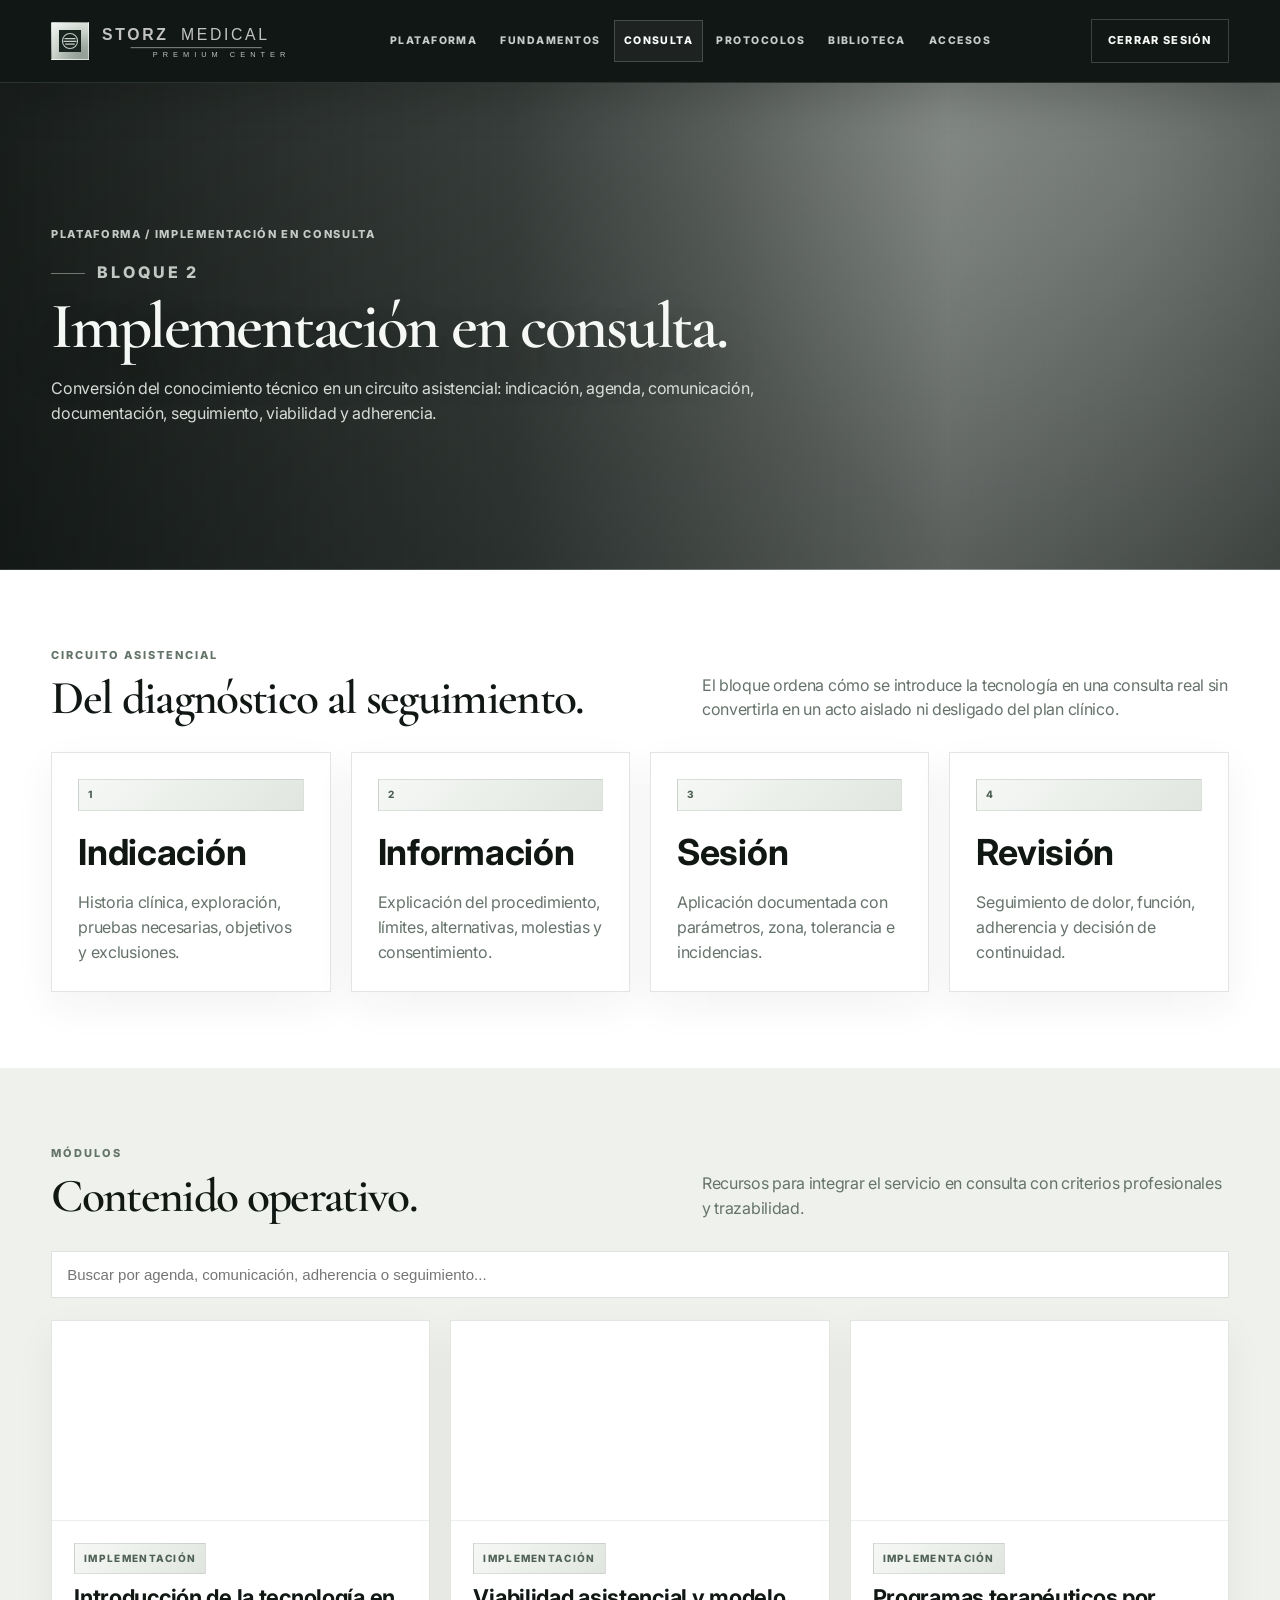
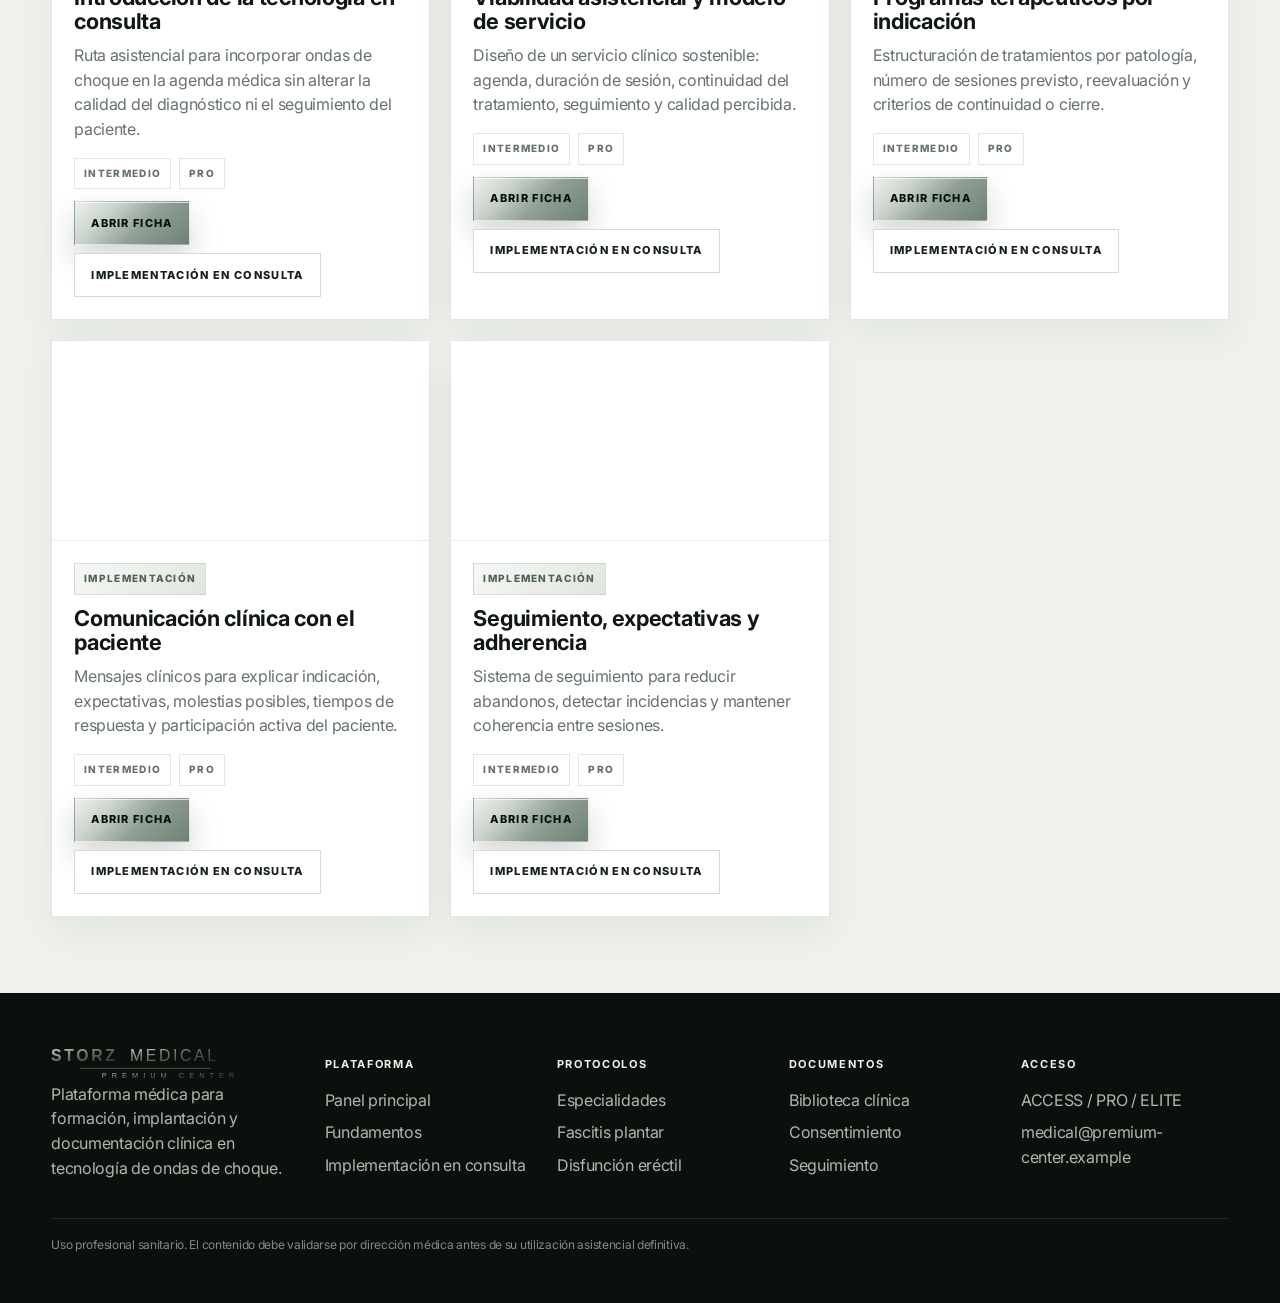
<file: implementacion.html>
<!doctype html><html lang="es"><head><meta charset="utf-8"><meta name="viewport" content="width=device-width, initial-scale=1"><title>Implementación en consulta · STORZ Medical Premium Center</title><meta name="description" content="Implementación en consulta"><link rel="icon" href="[data-uri]"><style>@import url('https://fonts.googleapis.com/css2?family=Inter:wght@300;400;500;600;700;800&family=Cormorant+Garamond:wght@500;600&display=swap');
:root{
  --page:#f7f8f5;--paper:#ffffff;--paper2:#eef1ec;--ink:#111814;--text:#2b3831;--muted:#66736b;--line:rgba(73,88,78,.16);
  --brand:#637469;--brand2:#8d9a91;--metal:#d6d7d0;--deep:#111814;--deep2:#1a241f;--accent:#dad6c8;--ok:#607468;
  --shadow:0 22px 70px rgba(18,27,22,.11);--shadow2:0 10px 30px rgba(18,27,22,.08);--max:1510px;
}
*{box-sizing:border-box}html{scroll-behavior:smooth}body{margin:0;background:var(--page);color:var(--text);font-family:Inter,system-ui,-apple-system,Segoe UI,Arial,sans-serif;line-height:1.55;letter-spacing:-.018em}a{color:inherit;text-decoration:none}img{max-width:100%;display:block}.container{width:min(var(--max),100%);margin:0 auto;padding:0 clamp(18px,3vw,46px)}.hidden{display:none!important}
.btn{display:inline-flex;align-items:center;justify-content:center;gap:10px;min-height:44px;padding:12px 16px;border:1px solid rgba(73,88,78,.22);background:#fff;color:#17211b;font-size:11px;text-transform:uppercase;letter-spacing:.12em;font-weight:800;cursor:pointer;transition:.18s ease}.btn:hover{transform:translateY(-1px);box-shadow:0 10px 24px rgba(18,27,22,.09)}.btn.primary{background:linear-gradient(135deg,#eef0eb 0%,#c4cbc3 42%,#68786c 100%);border-color:transparent;color:#111814}.btn.dark{background:#111814;color:#fff;border-color:#111814}.btn.ghost{background:transparent}.tag,.micro{display:inline-flex;align-items:center;gap:7px;border:1px solid rgba(99,116,105,.18);background:#f2f4f0;color:#56655c;font-size:10px;text-transform:uppercase;letter-spacing:.13em;font-weight:800;padding:7px 9px}.micro{background:#fff;color:#66736b}.kicker,.eyebrow{font-size:11px;text-transform:uppercase;letter-spacing:.18em;color:#647469;font-weight:800;margin:0 0 10px}.eyebrow:before{content:"";width:34px;height:1px;background:#8d9a91;display:inline-block;margin-right:12px;vertical-align:middle}
h1,h2,h3{color:var(--ink)}h1,h2{font-family:"Cormorant Garamond",Georgia,serif;font-weight:600;letter-spacing:-.035em;line-height:1.02;margin:0}.section h2{font-size:clamp(34px,3.7vw,52px)}.page-title{font-size:clamp(38px,4.5vw,64px)}p{margin:0;color:var(--muted)}
.login-page{min-height:100vh;background:linear-gradient(135deg,#fbfcf8 0%,#eef1eb 52%,#d5ddd4 100%);padding:28px;display:grid;place-items:center}.login-frame{width:min(1220px,100%);min-height:690px;display:grid;grid-template-columns:.95fr 1.05fr;background:rgba(255,255,255,.86);border:1px solid rgba(95,112,101,.22);box-shadow:var(--shadow);overflow:hidden}.login-panel{padding:clamp(32px,5vw,60px);display:flex;flex-direction:column;justify-content:center}.login-logo{width:min(260px,70vw);margin-bottom:44px}.login-panel h1{font-size:clamp(42px,5vw,64px);max-width:560px;margin-bottom:18px}.login-panel p{max-width:570px}.login-form{display:grid;gap:15px;margin-top:28px;max-width:520px}.field{display:grid;gap:8px}.field label{font-size:11px;text-transform:uppercase;letter-spacing:.14em;font-weight:800;color:#617068}.field input{background:#fff;border:1px solid rgba(73,88,78,.22);padding:15px 14px;font-size:15px;outline:none;color:#111814}.field input:focus{border-color:#68786c;box-shadow:0 0 0 4px rgba(104,120,108,.12)}.login-note{font-size:12px;color:#6f7d75;border-left:2px solid #8d9a91;padding-left:12px;margin-top:15px}.login-visual{position:relative;min-height:520px;background:#d8ddd5;overflow:hidden}.login-visual:before{content:"";position:absolute;inset:0;background:linear-gradient(180deg,rgba(13,18,16,.03),rgba(13,18,16,.62)),url('https://images.unsplash.com/photo-1551076805-e1869033e561?auto=format&fit=crop&w=1900&q=82');background-size:cover;background-position:center}.login-visual-content{position:absolute;left:36px;right:36px;bottom:36px;color:#fff}.login-visual-content h2{font-size:clamp(30px,3.5vw,46px);color:#fff;margin:0 0 12px}.login-visual-content p{color:#e8eee8;max-width:620px}.access-strip{display:grid;grid-template-columns:repeat(3,1fr);gap:10px;margin-top:24px}.access-strip div{background:rgba(255,255,255,.16);border:1px solid rgba(255,255,255,.22);padding:13px}.access-strip strong{font-size:20px;display:block;color:#fff}.access-strip span{display:block;font-size:10px;text-transform:uppercase;letter-spacing:.14em;color:#dbe4dc}
.topbar{position:sticky;top:0;z-index:50;background:rgba(255,255,255,.92);backdrop-filter:blur(18px);border-bottom:1px solid var(--line)}.nav{height:80px;display:flex;align-items:center;justify-content:space-between;gap:18px}.brand{display:flex;align-items:center;gap:13px;min-width:210px}.brand img.logo{width:188px}.brand-mark{width:38px;height:38px;border:1px solid rgba(104,120,108,.28);display:grid;place-items:center;background:linear-gradient(145deg,#fff,#cfd6cf 58%,#58685d);box-shadow:inset 0 0 14px rgba(255,255,255,.46)}.brand-mark img{width:22px}.navlinks{display:flex;align-items:center;gap:3px}.navlinks a{font-size:10.5px;text-transform:uppercase;letter-spacing:.11em;color:#445048;padding:12px 9px;border:1px solid transparent;font-weight:800}.navlinks a:hover,.navlinks a.active{border-color:rgba(104,120,108,.25);background:#f1f3ef}.nav-actions{display:flex;align-items:center;gap:8px}.menu-toggle{display:none;width:46px;height:46px;background:#fff;border:1px solid var(--line);font-size:24px;color:#111814}.mobile-panel{display:none}
.hero-app{background:linear-gradient(180deg,#fff 0%,#f7f8f5 100%);border-bottom:1px solid var(--line);overflow:hidden}.hero-grid{display:grid;grid-template-columns:1.02fr .98fr;gap:clamp(28px,4vw,58px);align-items:center;padding-top:clamp(52px,6vw,82px);padding-bottom:clamp(52px,6vw,82px)}.hero-copy h1{font-size:clamp(42px,5.2vw,72px);max-width:820px}.hero-copy p{font-size:17px;max-width:720px;margin:22px 0 26px}.hero-actions{display:flex;flex-wrap:wrap;gap:12px}.hero-media{position:relative;min-height:480px;display:grid;align-items:end}.hero-media:before{content:"";position:absolute;inset:0;background:linear-gradient(180deg,rgba(17,24,20,.06),rgba(17,24,20,.48)),url('https://images.unsplash.com/photo-1519494026892-80bbd2d6fd0d?auto=format&fit=crop&w=1900&q=82');background-size:cover;background-position:center;border:1px solid rgba(73,88,78,.16);box-shadow:var(--shadow)}.brand-card{position:relative;margin:0 28px 28px;padding:22px;background:rgba(255,255,255,.84);border:1px solid rgba(73,88,78,.18);box-shadow:var(--shadow2);backdrop-filter:blur(10px)}.brand-card img{border:1px solid rgba(73,88,78,.15);margin-bottom:14px}.metric-row{display:grid;grid-template-columns:repeat(3,1fr);gap:10px}.metric{background:#f7f8f5;border:1px solid rgba(73,88,78,.12);padding:14px}.metric strong{display:block;font-size:24px;color:#111814}.metric span{display:block;font-size:10px;text-transform:uppercase;letter-spacing:.12em;color:#68766e;font-weight:800}.status-line{display:flex;flex-wrap:wrap;gap:9px;margin-top:24px}.pill{display:inline-flex;align-items:center;gap:8px;padding:9px 10px;background:#eef0eb;border:1px solid rgba(104,120,108,.16);font-size:10px;text-transform:uppercase;letter-spacing:.12em;font-weight:800;color:#526157}.pill:before{content:"";width:6px;height:6px;background:#68786c;border-radius:50%}
.section{padding:clamp(58px,6vw,88px) 0}.section.white{background:#fff}.section.soft{background:#eef1ec}.section.deep{background:#111814;color:#eef2ed}.section.deep h2,.section.deep h3{color:#fff}.section.deep p{color:#c4cec6}.section-head{display:grid;grid-template-columns:1.08fr .92fr;gap:32px;align-items:end;margin-bottom:30px}.section-head p{max-width:760px}.grid{display:grid;gap:20px}.cols-2{grid-template-columns:repeat(2,minmax(0,1fr))}.cols-3{grid-template-columns:repeat(3,minmax(0,1fr))}.cols-4{grid-template-columns:repeat(4,minmax(0,1fr))}.auto-grid{grid-template-columns:repeat(auto-fit,minmax(245px,1fr))}.tile{position:relative;min-height:335px;overflow:hidden;border:1px solid rgba(73,88,78,.15);background:#111814;display:flex;align-items:flex-end;box-shadow:0 16px 55px rgba(20,27,23,.10)}.tile:before{content:"";position:absolute;inset:0;background:linear-gradient(180deg,rgba(13,18,16,.04),rgba(13,18,16,.78)),var(--img);background-size:cover;background-position:center;transition:.35s ease}.tile:hover:before{transform:scale(1.035)}.tile-content{position:relative;z-index:2;padding:24px;color:#fff}.tile small{display:inline-flex;font-size:10px;text-transform:uppercase;letter-spacing:.15em;color:#e2e9e2;font-weight:800}.tile h3{font-size:clamp(24px,2.1vw,32px);line-height:1.04;margin:11px 0 9px;color:#fff}.tile p{color:#dbe4dc;margin-bottom:16px}.arrow{font-size:11px;text-transform:uppercase;letter-spacing:.13em;font-weight:800;color:#fff}.card{background:#fff;border:1px solid rgba(73,88,78,.14);box-shadow:0 14px 38px rgba(22,30,25,.055);display:flex;flex-direction:column;min-width:0;min-height:100%}.card-media{min-height:200px;background:var(--img);background-size:cover;background-position:center;border-bottom:1px solid rgba(73,88,78,.1)}.card-pad{padding:22px}.card h3{font-size:clamp(21px,1.7vw,27px);line-height:1.12;margin:11px 0 9px}.card p{margin-bottom:16px}.resource-meta,.resource-actions{display:flex;flex-wrap:wrap;gap:8px}.resource-actions{margin-top:auto;padding-top:12px}.program-row{display:grid;grid-template-columns:.42fr 1fr .28fr;gap:20px;align-items:start;border-top:1px solid var(--line);padding:24px 0}.program-row:first-child{border-top:0}.program-row h3{font-size:27px;margin:0}.program-row ul{margin:0;padding-left:18px;color:#526057}.program-row li{margin:5px 0}.program-row .number{font-family:"Cormorant Garamond",Georgia,serif;font-size:48px;line-height:1;color:#9aa59d}.filters{display:flex;flex-wrap:wrap;gap:8px;margin-bottom:24px}.filter-btn{border:1px solid rgba(99,116,105,.18);background:#fff;color:#56655c;padding:10px 12px;font-size:10px;text-transform:uppercase;letter-spacing:.12em;font-weight:800;cursor:pointer}.filter-btn.active,.filter-btn:hover{background:#111814;color:#fff;border-color:#111814}.searchbar{display:flex;gap:12px;margin-bottom:22px}.searchbar input{flex:1;min-width:220px;background:#fff;border:1px solid rgba(73,88,78,.18);padding:14px 15px;outline:none;color:#111814;font-size:15px}.searchbar input:focus{border-color:#68786c;box-shadow:0 0 0 4px rgba(104,120,108,.11)}.empty{display:none;padding:22px;background:#fff;border:1px solid var(--line);color:#65726a}.carousel-wrap{position:relative}.carousel{display:grid;grid-auto-flow:column;grid-auto-columns:minmax(290px,390px);gap:18px;overflow-x:auto;scroll-snap-type:x mandatory;padding-bottom:12px;scrollbar-width:thin}.carousel .card{scroll-snap-align:start}.carousel-controls{display:flex;gap:8px;justify-content:flex-end;margin-bottom:14px}.round{width:42px;height:42px;border:1px solid rgba(73,88,78,.2);background:#fff;color:#111814;cursor:pointer}.round:hover{background:#eef1ec}.split{display:grid;grid-template-columns:.95fr 1.05fr;gap:38px;align-items:center}.metal-panel{background:linear-gradient(135deg,#f8f9f5,#d9ded6 52%,#87968d);border:1px solid rgba(73,88,78,.18);padding:28px;color:#15201a;box-shadow:var(--shadow)}.metal-panel h3{font-size:clamp(34px,3vw,48px);margin:0 0 12px}.flow{display:grid;gap:12px}.flow-step{background:#fff;border:1px solid rgba(73,88,78,.14);padding:20px;display:grid;grid-template-columns:auto 1fr;gap:16px}.flow-step:before{content:"";width:16px;height:16px;border:2px solid #68786c;margin-top:5px}.flow-step h3{font-size:21px;margin:0 0 5px}.flow-step p{margin:0}.page-hero{background:#fff;border-bottom:1px solid var(--line);overflow:hidden}.page-hero .container{display:grid;grid-template-columns:1.15fr .85fr;gap:36px;align-items:end;padding-top:clamp(56px,6vw,86px);padding-bottom:clamp(42px,5vw,66px)}.page-hero p{font-size:16px;max-width:760px;margin-top:15px}.hero-image{min-height:292px;background:var(--hero-img);background-size:cover;background-position:center;border:1px solid rgba(73,88,78,.15);box-shadow:var(--shadow)}.breadcrumb{font-size:11px;text-transform:uppercase;letter-spacing:.15em;color:#68786c;font-weight:800;margin-bottom:16px}.breadcrumb a{color:#1d2923}.dashboard-grid{display:grid;grid-template-columns:minmax(190px,245px) 1fr;gap:24px}.rail{background:#fff;border:1px solid rgba(73,88,78,.14);padding:14px;align-self:start}.rail a{display:flex;justify-content:space-between;gap:10px;padding:13px;border-bottom:1px solid rgba(73,88,78,.08);color:#435149;font-weight:700;font-size:13px}.rail a:last-child{border-bottom:0}.rail a:hover{background:#f2f4f0}.statline{display:grid;grid-template-columns:repeat(4,1fr);gap:12px;margin-bottom:20px}.stat{background:#fff;border:1px solid rgba(73,88,78,.14);padding:17px}.stat strong{font-size:28px;color:#111814;display:block}.stat span{font-size:10px;text-transform:uppercase;letter-spacing:.12em;color:#66736b;font-weight:800}.access-card{background:#fff;border:1px solid rgba(73,88,78,.14);box-shadow:0 14px 38px rgba(22,30,25,.055);padding:26px;min-height:100%;display:flex;flex-direction:column}.access-card h3{font-size:clamp(30px,2.8vw,44px);margin:14px 0 10px}.access-card ul{margin:16px 0 22px;padding-left:19px;color:#526057}.access-card li{margin:8px 0}.access-card .btn{margin-top:auto;align-self:flex-start}.access-wide{display:grid;grid-template-columns:.75fr 1.25fr;gap:22px;align-items:start}.access-summary{background:#111814;color:#fff;border:1px solid rgba(73,88,78,.2);padding:28px}.access-summary h2{color:#fff;font-size:44px}.access-summary p{color:#d1d9d2;margin-top:14px}.compare-table{background:#fff;border:1px solid rgba(73,88,78,.14);overflow:auto}.compare-table table{width:100%;border-collapse:collapse;min-width:720px}.compare-table th,.compare-table td{padding:16px;border-bottom:1px solid rgba(73,88,78,.11);text-align:left}.compare-table th{font-size:11px;text-transform:uppercase;letter-spacing:.12em;color:#56655c;background:#f4f6f2}.detail-shell{background:#fff}.detail-layout{display:grid;grid-template-columns:minmax(0,2.25fr) minmax(260px,.75fr);gap:30px;align-items:start}.article{background:#fff;border:1px solid rgba(73,88,78,.12);padding:clamp(24px,3vw,38px)}.article h1{font-size:clamp(38px,4vw,58px);margin:12px 0 16px}.article h2{font-size:clamp(26px,2.4vw,36px);margin:34px 0 12px}.article p,.article li{color:#536159}.article ul{padding-left:20px}.article li{margin:8px 0}.clinical-list{display:grid;grid-template-columns:repeat(2,minmax(0,1fr));gap:12px;margin:18px 0}.clinical-list div{background:#f7f8f5;border:1px solid rgba(73,88,78,.12);padding:16px}.meta-panel{background:#f7f8f5;border:1px solid rgba(73,88,78,.13);padding:20px}.meta-panel dl{margin:0;display:grid;gap:14px}.meta-panel dt{font-size:10px;text-transform:uppercase;letter-spacing:.13em;color:#647469;font-weight:800}.meta-panel dd{margin:3px 0 0;color:#111814;font-weight:700}.download-strip{display:flex;flex-wrap:wrap;gap:10px;padding:18px;background:#f2f4f0;border:1px solid rgba(73,88,78,.12);margin:24px 0}.source-note{font-size:12px;border-left:2px solid #8d9a91;padding-left:12px;color:#66736b}.footer{padding:48px 0;background:#0b100d;color:#aeb7af}.footer-grid{display:grid;grid-template-columns:1.2fr repeat(4,1fr);gap:24px}.footer img{width:188px;opacity:.92}.footer p{color:#aeb7af}.footer h4{font-size:11px;text-transform:uppercase;letter-spacing:.15em;color:#eef2ed}.footer a{display:block;margin:8px 0;color:#aeb7af}.footer a:hover{color:#fff}.fineprint{border-top:1px solid rgba(255,255,255,.1);margin-top:32px;padding-top:17px;font-size:12px;color:#7f8b83}
@media (max-width:1180px){.navlinks,.nav-actions{display:none}.menu-toggle{display:block}.mobile-panel{display:none;position:absolute;top:80px;left:0;right:0;background:#fff;border-bottom:1px solid var(--line);padding:16px 24px;box-shadow:var(--shadow2)}.mobile-panel.open{display:grid}.mobile-panel a{padding:13px;border-bottom:1px solid rgba(73,88,78,.08);text-transform:uppercase;letter-spacing:.12em;font-size:12px;font-weight:800}.hero-grid,.page-hero .container,.split,.detail-layout,.access-wide,.dashboard-grid{grid-template-columns:1fr}.rail{display:grid;grid-template-columns:repeat(3,1fr);gap:8px}.rail a{border:1px solid rgba(73,88,78,.08)}.hero-media{min-height:390px}.statline{grid-template-columns:repeat(2,1fr)}.footer-grid{grid-template-columns:1.2fr 1fr 1fr}.program-row{grid-template-columns:.22fr 1fr}.program-row .btn{grid-column:2}}
@media (max-width:760px){.login-page{padding:14px}.login-frame{grid-template-columns:1fr;min-height:0}.login-visual{min-height:360px}.access-strip{grid-template-columns:1fr}.nav{height:74px}.brand img.logo{width:152px}.brand-mark{width:34px;height:34px}.mobile-panel{top:74px}.hero-grid{padding-top:42px;padding-bottom:42px}.hero-copy h1,.page-title{font-size:40px}.hero-copy p{font-size:15px}.section-head{grid-template-columns:1fr}.cols-2,.cols-3,.cols-4{grid-template-columns:1fr}.program-row{grid-template-columns:1fr}.program-row .number{font-size:38px}.program-row .btn{grid-column:auto}.rail{grid-template-columns:1fr}.statline{grid-template-columns:1fr}.searchbar{display:block}.searchbar input{width:100%;margin-bottom:10px}.clinical-list{grid-template-columns:1fr}.footer-grid{grid-template-columns:1fr}.carousel{grid-auto-columns:minmax(260px,88vw)}.brand-card{margin:0 16px 16px}.hero-media{min-height:320px}.article{padding:22px}.metric-row{grid-template-columns:1fr}.access-wide{gap:16px}}

/* === V6 HERO/TOPBAR OVERRIDE — applied over V4 without changing content or structure === */
:root{
  --v6-dark:#09110e;
  --v6-dark-2:#111c17;
  --v6-green:#6f8175;
  --v6-green-2:#aab6ad;
  --v6-metal:#d8ddd6;
}

.topbar{
  background:rgba(8,14,12,.96)!important;
  border-bottom:1px solid rgba(214,221,214,.13)!important;
  box-shadow:0 18px 40px rgba(0,0,0,.18);
}
.nav{height:82px!important;}
.brand img.logo{
  filter:brightness(0) invert(1) contrast(.82) opacity(.82);
}
.brand-mark{
  background:linear-gradient(145deg,#eef1ed 0%,#bfc8c0 52%,#617368 100%)!important;
  border-color:rgba(255,255,255,.20)!important;
}
.navlinks a{
  color:rgba(239,244,239,.82)!important;
  letter-spacing:.14em!important;
  border-color:transparent!important;
}
.navlinks a:hover,
.navlinks a.active{
  color:#fff!important;
  background:rgba(255,255,255,.055)!important;
  border-color:rgba(214,221,214,.22)!important;
}
.nav-actions .btn{
  background:transparent!important;
  color:#f5f7f3!important;
  border-color:rgba(214,221,214,.22)!important;
}
.menu-toggle{
  background:rgba(255,255,255,.05)!important;
  color:#fff!important;
  border-color:rgba(214,221,214,.18)!important;
}

.btn.primary{
  background:linear-gradient(135deg,#edf1ec 0%,#cbd4cc 28%,#91a096 58%,#6f8175 100%)!important;
  color:#08100d!important;
  border-color:rgba(255,255,255,.18)!important;
  box-shadow:inset 0 1px 0 rgba(255,255,255,.68),0 14px 30px rgba(16,27,21,.18)!important;
}
.btn.dark{
  background:linear-gradient(135deg,#17231d 0%,#08110e 100%)!important;
}

.hero-app{
  position:relative!important;
  background:
    linear-gradient(90deg,rgba(5,10,8,.88) 0%,rgba(8,15,12,.78) 38%,rgba(8,15,12,.42) 70%,rgba(8,15,12,.64) 100%),
    linear-gradient(180deg,rgba(21,34,27,.12),rgba(21,34,27,.35)),
    url('https://images.unsplash.com/photo-1519494026892-80bbd2d6fd0d?auto=format&fit=crop&w=2200&q=86') center/cover no-repeat!important;
  border-bottom:1px solid rgba(214,221,214,.12)!important;
  color:#eef3ee!important;
}
.hero-app:before{
  content:"";
  position:absolute;
  left:0;right:0;top:0;height:1px;
  background:linear-gradient(90deg,transparent,rgba(216,221,214,.32),transparent);
}
.hero-app .hero-grid{
  min-height:clamp(560px,68vh,760px)!important;
  padding-top:clamp(60px,7vw,105px)!important;
  padding-bottom:clamp(60px,7vw,105px)!important;
}
.hero-app .eyebrow,
.hero-app .kicker{color:rgba(228,235,228,.80)!important;}
.hero-app .eyebrow:before{background:rgba(216,221,214,.45)!important;}
.hero-app h1,
.hero-app h2,
.hero-app h3{color:#f6f8f5!important;}
.hero-app .hero-copy h1{
  font-size:clamp(42px,5.3vw,78px)!important;
  max-width:900px!important;
  text-shadow:0 22px 44px rgba(0,0,0,.32);
}
.hero-app .hero-copy p{
  color:rgba(240,245,240,.88)!important;
  max-width:760px!important;
}
.hero-app .pill{
  background:rgba(255,255,255,.08)!important;
  border-color:rgba(255,255,255,.16)!important;
  color:rgba(244,248,244,.88)!important;
}
.hero-app .pill:before{background:var(--v6-metal)!important;}
.hero-app .hero-media:before{
  background:
    linear-gradient(180deg,rgba(12,19,16,.10),rgba(12,19,16,.62)),
    url('https://images.unsplash.com/photo-1580281658626-ee379f3cce93?auto=format&fit=crop&w=1700&q=84') center/cover no-repeat!important;
  border-color:rgba(255,255,255,.16)!important;
}
.hero-app .hero-media:after{
  content:"";
  position:absolute;
  inset:22px;
  border:1px solid rgba(255,255,255,.10);
  pointer-events:none;
}
.hero-app .brand-card{
  background:rgba(239,243,239,.88)!important;
  border-color:rgba(255,255,255,.24)!important;
  box-shadow:0 30px 80px rgba(0,0,0,.28)!important;
  backdrop-filter:blur(12px);
}
.hero-app .brand-card:before{
  content:"";
  position:absolute;
  left:22px;right:22px;top:0;height:3px;
  background:linear-gradient(90deg,#d8ddd6,#6f8175,#d8ddd6);
}

.page-hero{
  position:relative!important;
  overflow:hidden!important;
  background:
    linear-gradient(90deg,rgba(5,10,8,.90) 0%,rgba(8,15,12,.76) 40%,rgba(8,15,12,.42) 74%,rgba(8,15,12,.62) 100%),
    linear-gradient(180deg,rgba(26,42,33,.14),rgba(5,10,8,.40)),
    var(--page-hero-bg, url('https://images.unsplash.com/photo-1579684385127-1ef15d508118?auto=format&fit=crop&w=2200&q=86')) center/cover no-repeat!important;
  border-bottom:1px solid rgba(214,221,214,.14)!important;
  color:#eef3ee!important;
}
.page-hero:before{
  content:"";
  position:absolute;
  inset:0;
  background:radial-gradient(circle at 88% 20%,rgba(203,212,204,.14),transparent 34%);
  pointer-events:none;
}
.page-hero .container{
  position:relative;
  z-index:1;
  grid-template-columns:minmax(0,950px)!important;
  align-items:center!important;
  min-height:clamp(440px,54vh,640px)!important;
  padding-top:clamp(70px,8vw,118px)!important;
  padding-bottom:clamp(70px,8vw,118px)!important;
}
.page-hero .hero-image{display:none!important;}
.page-hero .breadcrumb,
.page-hero .breadcrumb a,
.page-hero .eyebrow{color:rgba(231,237,231,.82)!important;}
.page-hero .eyebrow:before{background:rgba(216,221,214,.46)!important;}
.page-hero .page-title{
  color:#f6f8f5!important;
  font-size:clamp(40px,5.1vw,78px)!important;
  max-width:980px!important;
  text-shadow:0 22px 44px rgba(0,0,0,.34);
}
.page-hero p{
  color:rgba(240,245,240,.88)!important;
  max-width:760px!important;
}

.card,.access-card,.stat,.rail,.compare-table,.article,.meta-panel{
  border-color:rgba(83,101,91,.17)!important;
}
.card:hover,.access-card:hover{
  box-shadow:0 22px 58px rgba(18,27,22,.10)!important;
}
.tag{
  background:linear-gradient(135deg,#f6f8f5 0%,#e0e6df 100%)!important;
  color:#4f6157!important;
}
.section.deep{
  background:linear-gradient(180deg,#111c17 0%,#07100d 100%)!important;
}

@media (max-width:1180px){
  .mobile-panel{
    background:rgba(8,14,12,.98)!important;
    border-bottom-color:rgba(214,221,214,.16)!important;
  }
  .mobile-panel a{
    color:#eef3ee!important;
    border-bottom-color:rgba(214,221,214,.10)!important;
  }
  .hero-app .hero-grid{grid-template-columns:1fr!important;}
  .hero-app .hero-media{min-height:360px!important;}
}
@media (max-width:760px){
  .nav{height:74px!important;}
  .page-hero .container{min-height:420px!important;padding-top:56px!important;padding-bottom:56px!important;}
  .page-hero .page-title,.hero-app .hero-copy h1{font-size:clamp(38px,12vw,52px)!important;}
  .hero-app .hero-grid{min-height:auto!important;}
  .hero-app .hero-media{min-height:300px!important;}
}


/* ===== V8 MOBILE-FIRST RESPONSIVE PATCH ===== */
html,body{max-width:100%;overflow-x:hidden;-webkit-text-size-adjust:100%}
img{max-width:100%;height:auto}
.container{width:100%;max-width:min(var(--max),100%);padding-left:clamp(18px,4vw,54px);padding-right:clamp(18px,4vw,54px)}
.carousel{
  display:flex!important;
  grid-auto-flow:unset!important;
  grid-auto-columns:unset!important;
  overflow-x:auto!important;
  overflow-y:hidden!important;
  scroll-snap-type:x mandatory;
  -webkit-overflow-scrolling:touch;
  overscroll-behavior-x:contain;
  gap:18px;
  padding-bottom:18px;
  scrollbar-width:thin;
}
.carousel>*{
  flex:0 0 clamp(300px,34vw,420px);
  scroll-snap-align:start;
  scroll-snap-stop:always;
}
.carousel .card{height:auto}
.carousel-controls{display:flex;gap:8px}
.round{touch-action:manipulation}
.btn,.filter-btn,.menu-toggle{touch-action:manipulation}

@media (max-width:1180px){
  .carousel>*{flex-basis:clamp(300px,48vw,420px)}
  .mobile-panel.open{display:grid}
  .mobile-panel a{line-height:1.2}
}

@media (max-width:760px){
  body{font-size:15px;line-height:1.55}
  .container{padding-left:18px;padding-right:18px}
  .login-page{min-height:100svh;padding:0;display:block}
  .login-frame{width:100%;min-height:100svh;grid-template-columns:1fr;border:0;box-shadow:none}
  .login-panel{padding:24px 20px 26px}
  .login-logo{width:min(190px,66vw);margin-bottom:26px}
  .login-panel h1{font-size:clamp(34px,11vw,46px);line-height:1.02;letter-spacing:-.045em}
  .login-panel p{font-size:15px;line-height:1.55}
  .login-form{gap:12px;margin-top:22px}
  .field{gap:6px}
  .field input{width:100%;min-height:48px;font-size:16px}
  .login-form .btn,.login-form button{width:100%;min-height:50px}
  .login-note{font-size:12px;line-height:1.45}
  .login-visual{min-height:auto;padding:24px 20px 36px;background:linear-gradient(180deg,#17231d 0%,#0d1512 100%)}
  .login-visual:before{opacity:.22}
  .login-visual:after{inset:14px}
  .login-visual-content{position:relative;left:auto;right:auto;bottom:auto}
  .login-visual-content h2{font-size:clamp(26px,8vw,34px);line-height:1.08}
  .access-strip{grid-template-columns:1fr;gap:8px}
  .access-strip div{padding:12px}
  .access-strip strong{font-size:18px}
  .access-strip span{font-size:9px}

  .topbar{position:sticky}
  .nav{height:66px}
  .brand{min-width:auto;gap:9px}
  .brand img.logo{width:140px}
  .brand-mark{width:32px;height:32px}
  .menu-toggle{display:grid;place-items:center;min-width:44px;height:44px;font-size:22px}
  .mobile-panel{top:66px;padding:8px 18px 14px;max-height:calc(100svh - 66px);overflow:auto}
  .mobile-panel.open{display:grid;grid-template-columns:1fr}
  .mobile-panel a{padding:14px 2px;font-size:11px;letter-spacing:.12em}

  .hero-grid,.page-hero .container{grid-template-columns:1fr;gap:22px;padding-top:34px;padding-bottom:34px}
  .hero-copy h1,.page-title,.article h1{font-size:clamp(34px,11vw,46px);line-height:1.03}
  .hero-copy p,.page-hero p{font-size:15px;line-height:1.55;margin:16px 0 20px}
  .hero-actions{display:grid;grid-template-columns:1fr;gap:10px}
  .hero-actions .btn{width:100%}
  .status-line{display:grid;grid-template-columns:1fr;gap:8px}
  .pill{width:100%;justify-content:flex-start}
  .hero-media{min-height:320px}
  .brand-card{margin:0 12px 12px;padding:14px}
  .metric-row{grid-template-columns:1fr}
  .metric{padding:12px}

  .section{padding:44px 0}
  .section-head{grid-template-columns:1fr;gap:14px;margin-bottom:22px}
  .section h2{font-size:clamp(28px,9vw,38px);line-height:1.07}
  .kicker,.eyebrow{font-size:10px;letter-spacing:.16em}
  .grid.cols-3,.grid.cols-4,.grid.cols-2,.grid.auto-grid{grid-template-columns:1fr!important}
  .tile{min-height:300px}
  .tile-content{padding:20px}
  .tile h3{font-size:27px}
  .card-media{min-height:180px}
  .card-pad,.access-card,.stat,.article,.meta-panel{padding:18px}
  .card h3{font-size:23px}
  .resource-actions{display:grid;grid-template-columns:1fr;width:100%;gap:9px}
  .resource-actions .btn{width:100%}

  .carousel-controls{justify-content:flex-start;margin-top:-6px;margin-bottom:12px}
  .round{width:44px;height:44px;border-radius:999px}
  .carousel{
    margin-left:-18px;
    margin-right:-18px;
    padding-left:18px;
    padding-right:18px;
    scroll-padding-left:18px;
    gap:14px;
    touch-action:pan-x;
  }
  .carousel>.card,.carousel>*{
    flex:0 0 calc(88vw - 18px)!important;
    width:calc(88vw - 18px)!important;
    max-width:370px;
    min-width:272px;
  }
  .carousel .card{min-height:auto}

  .dashboard-grid,.split,.detail-layout,.access-wide{grid-template-columns:1fr!important}
  .rail{display:flex;overflow-x:auto;gap:8px;padding:10px;position:static;scroll-snap-type:x mandatory}
  .rail a{flex:0 0 auto;white-space:nowrap;border:1px solid rgba(73,88,78,.1);scroll-snap-align:start}
  .statline{grid-template-columns:1fr 1fr;gap:10px}
  .searchbar{display:block}
  .searchbar input{width:100%;min-height:48px;font-size:16px}
  .filters{
    display:flex;
    overflow-x:auto;
    flex-wrap:nowrap;
    padding-bottom:8px;
    margin-left:-18px;
    margin-right:-18px;
    padding-left:18px;
    padding-right:18px;
    scroll-snap-type:x mandatory;
  }
  .filter-btn{flex:0 0 auto;white-space:nowrap;scroll-snap-align:start}
  .clinical-list{grid-template-columns:1fr}
  .flow-step{grid-template-columns:1fr}
  .footer-grid{grid-template-columns:1fr;gap:16px}
}

@media (max-width:390px){
  .hero-copy h1,.page-title,.login-panel h1,.article h1{font-size:34px}
  .statline{grid-template-columns:1fr}
  .carousel>.card,.carousel>*{flex-basis:86vw!important;width:86vw!important}
  .brand img.logo{width:128px}
}

/* ===== V8 RESPONSIVE HOTFIX — no content changes ===== */
.login-page{
  background:
    linear-gradient(90deg,rgba(5,10,8,.92) 0%,rgba(8,15,12,.84) 42%,rgba(8,15,12,.55) 100%),
    linear-gradient(180deg,rgba(21,34,27,.18),rgba(21,34,27,.42)),
    url('https://images.unsplash.com/photo-1519494026892-80bbd2d6fd0d?auto=format&fit=crop&w=2200&q=86') center/cover no-repeat!important;
  color:#eef3ee!important;
}
.login-frame{
  background:rgba(8,14,12,.78)!important;
  border-color:rgba(214,221,214,.16)!important;
  box-shadow:0 34px 90px rgba(0,0,0,.34)!important;
  backdrop-filter:blur(14px);
}
.login-panel{
  background:linear-gradient(135deg,rgba(9,17,14,.92),rgba(17,28,23,.74))!important;
}
.login-logo{filter:brightness(0) invert(1) contrast(.86) opacity(.88)}
.login-panel h1,.login-panel h2{color:#f6f8f5!important;text-shadow:0 18px 40px rgba(0,0,0,.30)}
.login-panel p,.login-panel .login-note{color:rgba(238,243,238,.78)!important}
.login-panel .eyebrow,.login-panel .field label{color:rgba(231,237,231,.78)!important}
.login-panel .eyebrow:before{background:rgba(216,221,214,.46)!important}
.login-panel .field input{
  background:rgba(255,255,255,.08)!important;
  border-color:rgba(214,221,214,.20)!important;
  color:#fff!important;
}
.login-panel .field input:focus{border-color:rgba(216,221,214,.52)!important;box-shadow:0 0 0 4px rgba(216,221,214,.10)!important}
.login-panel .field input::placeholder{color:rgba(255,255,255,.50)!important}
.login-visual{background:#07100d!important}
.login-visual:before{
  background:linear-gradient(180deg,rgba(13,18,16,.08),rgba(13,18,16,.66)),url('https://images.unsplash.com/photo-1551076805-e1869033e561?auto=format&fit=crop&w=1900&q=82') center/cover no-repeat!important;
}

@media (max-width:860px){
  html,body{width:100%!important;max-width:100%!important;overflow-x:hidden!important}
  body{position:relative!important}
  main,.topbar,.hero-app,.page-hero,.section,.footer{width:100%!important;max-width:100vw!important;overflow-x:hidden!important}
  .container{
    width:100%!important;
    max-width:100%!important;
    padding-left:18px!important;
    padding-right:18px!important;
    margin-left:auto!important;
    margin-right:auto!important;
    min-width:0!important;
  }
  .nav{width:100%!important;max-width:100%!important;min-width:0!important;overflow:hidden!important}
  .brand{min-width:0!important;max-width:calc(100vw - 92px)!important;overflow:hidden!important}
  .brand img.logo{max-width:138px!important;width:138px!important}
  .hero-grid,.page-hero .container,.section-head,.dashboard-grid,.split,.detail-layout,.access-wide,
  .grid,.clinical-list,.footer-grid,.program-row,.flow-step{
    width:100%!important;
    max-width:100%!important;
    min-width:0!important;
    grid-template-columns:1fr!important;
  }
  .hero-copy,.hero-media,.section-head>*,.dashboard-grid>*,.split>*,.detail-layout>*,.access-wide>*,.grid>*,.program-row>*{
    min-width:0!important;
    max-width:100%!important;
  }
  .hero-copy h1,.page-title,.article h1{
    font-size:clamp(32px,9.2vw,42px)!important;
    line-height:1.04!important;
    overflow-wrap:break-word!important;
  }
  .section h2{font-size:clamp(27px,8vw,36px)!important;line-height:1.08!important}
  .hero-copy p,.page-hero p,.section-head p{font-size:15px!important;line-height:1.55!important;max-width:100%!important}
  .section{padding:42px 0!important}
  .page-hero .container{min-height:360px!important;padding-top:46px!important;padding-bottom:46px!important}

  .rail{
    display:flex!important;
    width:100%!important;
    max-width:100%!important;
    min-width:0!important;
    overflow-x:auto!important;
    overflow-y:hidden!important;
    -webkit-overflow-scrolling:touch!important;
    scroll-snap-type:x mandatory!important;
    gap:8px!important;
    padding:0 0 10px 0!important;
    margin:0 0 16px 0!important;
    background:transparent!important;
    border:0!important;
  }
  .rail a{
    flex:0 0 auto!important;
    min-width:max-content!important;
    max-width:none!important;
    white-space:nowrap!important;
    scroll-snap-align:start!important;
    padding:12px 14px!important;
    border:1px solid rgba(73,88,78,.12)!important;
    background:#fff!important;
  }
  .rail a span{margin-left:10px!important}

  .statline{
    display:grid!important;
    width:100%!important;
    max-width:100%!important;
    min-width:0!important;
    grid-template-columns:1fr!important;
    gap:10px!important;
    margin-bottom:18px!important;
  }
  .stat{
    width:100%!important;
    max-width:100%!important;
    min-width:0!important;
    padding:18px!important;
  }
  .stat strong{font-size:30px!important;line-height:1!important}

  .searchbar{display:block!important;width:100%!important;max-width:100%!important;min-width:0!important;margin-bottom:16px!important;overflow:visible!important}
  .searchbar input{width:100%!important;max-width:100%!important;min-width:0!important;font-size:16px!important;padding:14px!important;margin:0!important}
  .filters{
    display:flex!important;
    flex-wrap:nowrap!important;
    width:auto!important;
    max-width:none!important;
    overflow-x:auto!important;
    overflow-y:hidden!important;
    -webkit-overflow-scrolling:touch!important;
    scroll-snap-type:x mandatory!important;
    gap:8px!important;
    padding:0 18px 10px 18px!important;
    margin-left:-18px!important;
    margin-right:-18px!important;
    margin-bottom:18px!important;
  }
  .filter-btn{flex:0 0 auto!important;white-space:nowrap!important;scroll-snap-align:start!important}

  .card,.tile,.access-card,.article,.meta-panel,.metal-panel,.compare-table,.access-summary,
  [data-dashboard-latest]>*{
    width:100%!important;
    max-width:100%!important;
    min-width:0!important;
  }
  .card h3,.tile h3,.access-card h3,.article h1,.article h2{overflow-wrap:break-word!important;word-break:normal!important}
  .card-pad,.access-card,.article,.meta-panel,.metal-panel,.access-summary{padding:18px!important}
  .resource-meta,.resource-actions,.download-strip{max-width:100%!important;min-width:0!important}
  .resource-actions,.download-strip{display:grid!important;grid-template-columns:1fr!important;gap:9px!important}
  .resource-actions .btn,.download-strip .btn{width:100%!important}

  .carousel-wrap{width:100%!important;max-width:100%!important;min-width:0!important;overflow:hidden!important}
  .carousel{
    display:flex!important;
    width:100%!important;
    max-width:100%!important;
    min-width:0!important;
    overflow-x:auto!important;
    overflow-y:hidden!important;
    -webkit-overflow-scrolling:touch!important;
    overscroll-behavior-x:contain!important;
    scroll-snap-type:x mandatory!important;
    scroll-padding-left:0!important;
    gap:12px!important;
    padding:0 0 14px 0!important;
    margin:0!important;
    touch-action:pan-x!important;
  }
  .carousel>*{
    flex:0 0 min(84vw,340px)!important;
    width:min(84vw,340px)!important;
    max-width:min(84vw,340px)!important;
    min-width:0!important;
    scroll-snap-align:start!important;
    scroll-snap-stop:always!important;
  }
  .carousel .card{height:auto!important;min-height:0!important}
  .carousel-controls{display:flex!important;justify-content:flex-start!important;margin:0 0 12px 0!important;gap:8px!important}
  .round{width:44px!important;height:44px!important;min-width:44px!important}

  .login-page{min-height:100svh!important;padding:0!important;display:block!important}
  .login-frame{width:100%!important;min-height:100svh!important;grid-template-columns:1fr!important;border:0!important;box-shadow:none!important}
  .login-panel{padding:30px 20px 26px!important}
  .login-panel h1{font-size:clamp(32px,9vw,40px)!important;line-height:1.04!important}
  .login-panel p{font-size:15px!important;line-height:1.55!important}
  .login-logo{width:min(188px,62vw)!important;margin-bottom:24px!important}
  .login-form{width:100%!important;max-width:100%!important;gap:12px!important;margin-top:22px!important}
  .field input{width:100%!important;min-height:50px!important;font-size:16px!important}
  .login-form .btn,.login-form button{width:100%!important;min-height:52px!important}
  .login-visual{min-height:auto!important;padding:26px 20px 34px!important}
  .login-visual-content{position:relative!important;left:auto!important;right:auto!important;bottom:auto!important}
  .access-strip{grid-template-columns:1fr!important;gap:8px!important}
}

@media (min-width:520px) and (max-width:860px){
  .statline{grid-template-columns:repeat(2,minmax(0,1fr))!important}
}

@media (max-width:390px){
  .container{padding-left:16px!important;padding-right:16px!important}
  .filters{margin-left:-16px!important;margin-right:-16px!important;padding-left:16px!important;padding-right:16px!important}
  .hero-copy h1,.page-title,.article h1,.login-panel h1{font-size:32px!important}
  .carousel>*{flex-basis:82vw!important;width:82vw!important;max-width:82vw!important}
}
</style></head><body><header class="topbar"><div class="container nav"><a class="brand" href="plataforma.html"><span class="brand-mark"><img src="[data-uri]" alt=""></span><img class="logo" src="[data-uri]" alt="STORZ Medical Premium Center"></a><nav class="navlinks"><a data-nav href="plataforma.html">Plataforma</a><a data-nav href="fundamentos.html">Fundamentos</a><a data-nav href="implementacion.html">Consulta</a><a data-nav href="protocolos.html">Protocolos</a><a data-nav href="biblioteca.html">Biblioteca</a><a data-nav href="accesos.html">Accesos</a></nav><div class="nav-actions"><a class="btn" data-logout href="index.html">Cerrar sesión</a></div><button class="menu-toggle" aria-label="Abrir menú">☰</button></div><div class="mobile-panel"><a data-nav href="plataforma.html">Plataforma</a><a data-nav href="fundamentos.html">Fundamentos</a><a data-nav href="implementacion.html">Consulta</a><a data-nav href="protocolos.html">Protocolos</a><a data-nav href="biblioteca.html">Biblioteca</a><a data-nav href="accesos.html">Accesos</a><a data-logout href="index.html">Cerrar sesión</a></div></header><main><section class="page-hero"><div class="container"><div><div class="breadcrumb"><a href="plataforma.html">Plataforma</a> / Implementación en consulta</div><p class="eyebrow">Bloque 2</p><h1 class="page-title">Implementación en consulta.</h1><p>Conversión del conocimiento técnico en un circuito asistencial: indicación, agenda, comunicación, documentación, seguimiento, viabilidad y adherencia.</p></div><div class="hero-image" style="--hero-img:url('https://images.unsplash.com/photo-1551076805-e1869033e561?auto=format&fit=crop&w=1600&q=82')"></div></div></section><section class="section white"><div class="container"><div class="section-head"><div><p class="kicker">Circuito asistencial</p><h2>Del diagnóstico al seguimiento.</h2></div><p>El bloque ordena cómo se introduce la tecnología en una consulta real sin convertirla en un acto aislado ni desligado del plan clínico.</p></div><div class="grid cols-4 auto-grid"><div class="access-card"><span class="tag">1</span><h3>Indicación</h3><p>Historia clínica, exploración, pruebas necesarias, objetivos y exclusiones.</p></div><div class="access-card"><span class="tag">2</span><h3>Información</h3><p>Explicación del procedimiento, límites, alternativas, molestias y consentimiento.</p></div><div class="access-card"><span class="tag">3</span><h3>Sesión</h3><p>Aplicación documentada con parámetros, zona, tolerancia e incidencias.</p></div><div class="access-card"><span class="tag">4</span><h3>Revisión</h3><p>Seguimiento de dolor, función, adherencia y decisión de continuidad.</p></div></div></div></section><section class="section soft"><div class="container"><div class="section-head"><div><p class="kicker">Módulos</p><h2>Contenido operativo.</h2></div><p>Recursos para integrar el servicio en consulta con criterios profesionales y trazabilidad.</p></div><div class="searchbar"><input data-search placeholder="Buscar por agenda, comunicación, adherencia o seguimiento..."></div><div class="grid cols-3" data-resource-grid data-category="implementacion.html"></div><div class="empty" data-empty>No hay resultados.</div></div></section></main><footer class="footer"><div class="container"><div class="footer-grid"><div><img src="[data-uri]" alt="STORZ Medical Premium Center"><p>Plataforma médica para formación, implantación y documentación clínica en tecnología de ondas de choque.</p></div><div><h4>Plataforma</h4><a href="plataforma.html">Panel principal</a><a href="fundamentos.html">Fundamentos</a><a href="implementacion.html">Implementación en consulta</a></div><div><h4>Protocolos</h4><a href="protocolos.html">Especialidades</a><a href="detalle.html?id=protocolo-fascitis-plantar">Fascitis plantar</a><a href="detalle.html?id=protocolo-disfuncion-erectil">Disfunción eréctil</a></div><div><h4>Documentos</h4><a href="biblioteca.html">Biblioteca clínica</a><a href="descargas/consentimiento-informado-ondas-de-choque.txt" download>Consentimiento</a><a href="descargas/hoja-seguimiento-paciente.txt" download>Seguimiento</a></div><div><h4>Acceso</h4><a href="accesos.html">ACCESS / PRO / ELITE</a><a href="mailto:medical@premium-center.example">medical@premium-center.example</a></div></div><div class="fineprint">Uso profesional sanitario. El contenido debe validarse por dirección médica antes de su utilización asistencial definitiva.</div></div></footer><script>window.Resources = [
  {
    "id": "fundamentos-tipos-ondas",
    "title": "Tipos de ondas de choque y criterios de uso",
    "type": "Fundamentos",
    "level": "Base",
    "category": "fundamentos.html",
    "categoryName": "Fundamentos",
    "image": "https://images.unsplash.com/photo-1579684385127-1ef15d508118?auto=format&fit=crop&w=1600&q=82",
    "summary": "Diferencia operativa entre ondas focales y radiales, profundidad de trabajo, dispersión energética y criterios de selección por tejido diana.",
    "bullets": [
      "Ondas focales: mayor precisión y mayor capacidad de focalización en estructuras profundas.",
      "Ondas radiales: aplicación superficial con distribución más amplia de energía.",
      "Elección de modalidad según diagnóstico, localización anatómica, profundidad y tolerancia del paciente."
    ],
    "objective": "Unificar el criterio de selección tecnológica antes de iniciar cualquier protocolo.",
    "specialty": "",
    "access": "ACCESS",
    "detail": "El módulo sitúa al médico en las diferencias prácticas entre tecnologías focales y radiales. La decisión no se presenta como una preferencia comercial, sino como una relación entre diagnóstico, profundidad anatómica, objetivo terapéutico, tolerancia del paciente, seguridad y documentación del procedimiento.",
    "clinical": [
      "Comparativa visual de modalidades",
      "Tabla de profundidad y tejido diana",
      "Checklist de decisión antes de tratar",
      "Errores frecuentes de selección"
    ],
    "source": ""
  },
  {
    "id": "fundamentos-mecanotransduccion",
    "title": "Mecanotransducción y respuesta biológica",
    "type": "Fundamentos",
    "level": "Base",
    "category": "fundamentos.html",
    "categoryName": "Fundamentos",
    "image": "https://images.unsplash.com/photo-1551076805-e1869033e561?auto=format&fit=crop&w=1600&q=82",
    "summary": "Explicación clínica de cómo un estímulo mecánico controlado puede activar respuestas celulares vinculadas a reparación, angiogénesis y modulación del dolor.",
    "bullets": [
      "Conversión del estímulo mecánico en señal celular.",
      "Respuesta tisular dependiente de dosis, tejido y fase clínica.",
      "Relación entre indicación médica, parámetros y seguimiento de resultados."
    ],
    "objective": "Entender el fundamento biológico sin convertirlo en una promesa terapéutica absoluta.",
    "specialty": "",
    "access": "ACCESS",
    "detail": "La mecanotransducción se explica desde un enfoque clínico: qué se busca modificar, qué variables influyen en la respuesta y por qué la indicación médica y la reevaluación son tan importantes como la aplicación técnica.",
    "clinical": [
      "Mapa de respuesta tisular",
      "Conceptos de dosis y tolerancia",
      "Señales de buena evolución",
      "Límites de interpretación clínica"
    ],
    "source": ""
  },
  {
    "id": "fundamentos-parametros",
    "title": "Parámetros: energía, frecuencia, profundidad e impulsos",
    "type": "Fundamentos",
    "level": "Base",
    "category": "fundamentos.html",
    "categoryName": "Fundamentos",
    "image": "https://images.unsplash.com/photo-1581093588401-fbb62a02f120?auto=format&fit=crop&w=1600&q=82",
    "summary": "Guía de lectura y registro de parámetros para reducir variabilidad, mejorar trazabilidad y facilitar la revisión clínica entre sesiones.",
    "bullets": [
      "Registro de modalidad, zona tratada, energía, frecuencia, número de impulsos y tolerancia.",
      "Ajuste progresivo según respuesta, dolor basal, sensibilidad y fase evolutiva.",
      "Criterios para pausar, modificar o reevaluar el plan terapéutico."
    ],
    "objective": "Convertir los parámetros en una herramienta clínica documentada, no en una cifra aislada.",
    "specialty": "",
    "access": "ACCESS",
    "detail": "El módulo no sustituye la ficha técnica del equipo ni el criterio del especialista. Ordena cómo documentar parámetros y cómo relacionarlos con tolerancia, localización, evolución y objetivos del tratamiento.",
    "clinical": [
      "Plantilla de registro de sesión",
      "Guía de tolerancia del paciente",
      "Variables por modalidad",
      "Revisión entre sesiones"
    ],
    "source": ""
  },
  {
    "id": "fundamentos-indicaciones",
    "title": "Indicaciones, contraindicaciones y cribado previo",
    "type": "Fundamentos",
    "level": "Base",
    "category": "fundamentos.html",
    "categoryName": "Fundamentos",
    "image": "https://images.unsplash.com/photo-1519494026892-80bbd2d6fd0d?auto=format&fit=crop&w=1600&q=82",
    "summary": "Mapa de indicaciones por especialidad, condiciones de exclusión y evaluación mínima antes de aplicar ondas de choque.",
    "bullets": [
      "Confirmación diagnóstica antes de iniciar tratamiento.",
      "Identificación de contraindicaciones absolutas y relativas.",
      "Consentimiento informado y expectativas realistas antes de la primera sesión."
    ],
    "objective": "Evitar usos inadecuados y asegurar seguridad clínica desde la indicación.",
    "specialty": "",
    "access": "ACCESS",
    "detail": "La indicación debe apoyarse en historia clínica, exploración y pruebas complementarias cuando proceda. El módulo refuerza el cribado previo, la documentación del consentimiento, la comunicación de límites y la decisión de derivar cuando el caso no encaje.",
    "clinical": [
      "Cribado pretratamiento",
      "Criterios de derivación",
      "Consentimiento informado",
      "Seguimiento de incidencias"
    ],
    "source": "Basado en estándares generales ISMST sobre diagnóstico previo, uso por profesionales cualificados y selección tecnológica según patología."
  },
  {
    "id": "fundamentos-seguridad",
    "title": "Seguridad clínica, documentación y trazabilidad",
    "type": "Fundamentos",
    "level": "Base",
    "category": "fundamentos.html",
    "categoryName": "Fundamentos",
    "image": "https://images.unsplash.com/photo-1497366754035-f200968a6e72?auto=format&fit=crop&w=1600&q=82",
    "summary": "Sistema mínimo de seguridad para registrar indicación, parámetros, evolución clínica, eventos adversos y continuidad asistencial.",
    "bullets": [
      "Historia clínica y evaluación inicial documentada.",
      "Registro estructurado de cada sesión.",
      "Revisión de respuesta y eventos antes de continuar el tratamiento."
    ],
    "objective": "Crear una base homogénea de seguridad y calidad asistencial.",
    "specialty": "",
    "access": "ACCESS",
    "detail": "La seguridad se trabaja como proceso: cribado, consentimiento, aplicación, registro, reevaluación y cierre del episodio. La plataforma permite estandarizar la documentación clínica y reducir variabilidad entre profesionales.",
    "clinical": [
      "Historia clínica mínima",
      "Registro de parámetros",
      "Escalas de evolución",
      "Alertas de seguridad"
    ],
    "source": ""
  },
  {
    "id": "consulta-introduccion",
    "title": "Introducción de la tecnología en consulta",
    "type": "Implementación",
    "level": "Intermedio",
    "category": "implementacion.html",
    "categoryName": "Implementación en consulta",
    "image": "https://images.unsplash.com/photo-1519494026892-80bbd2d6fd0d?auto=format&fit=crop&w=1600&q=82",
    "summary": "Ruta asistencial para incorporar ondas de choque en la agenda médica sin alterar la calidad del diagnóstico ni el seguimiento del paciente.",
    "bullets": [
      "Definición de circuito: indicación, información, consentimiento, sesión y revisión.",
      "Asignación de roles entre médico, enfermería, fisioterapia o personal auxiliar.",
      "Control de tiempos, sala, preparación del paciente y documentación."
    ],
    "objective": "Integrar la tecnología en la práctica diaria con un circuito seguro y repetible.",
    "specialty": "",
    "access": "PRO",
    "detail": "El módulo convierte la tecnología en un proceso asistencial completo. Define cómo entra el paciente, quién valida la indicación, qué información recibe, cuándo se obtiene el consentimiento, cómo se registra cada sesión y cómo se decide la continuidad.",
    "clinical": [
      "Circuito asistencial recomendado",
      "Roles del equipo",
      "Preparación de sala",
      "Documentación por sesión"
    ],
    "source": ""
  },
  {
    "id": "consulta-viabilidad",
    "title": "Viabilidad asistencial y modelo de servicio",
    "type": "Implementación",
    "level": "Intermedio",
    "category": "implementacion.html",
    "categoryName": "Implementación en consulta",
    "image": "https://images.unsplash.com/photo-1497366754035-f200968a6e72?auto=format&fit=crop&w=1600&q=82",
    "summary": "Diseño de un servicio clínico sostenible: agenda, duración de sesión, continuidad del tratamiento, seguimiento y calidad percibida.",
    "bullets": [
      "Capacidad semanal según agenda, especialidad y duración de cada episodio terapéutico.",
      "Definición de programas por indicación con revisiones clínicas intermedias.",
      "Indicadores de actividad, adherencia, satisfacción y evolución clínica."
    ],
    "objective": "Asegurar que la implantación sea viable, medible y coherente con la práctica médica.",
    "specialty": "",
    "access": "PRO",
    "detail": "El enfoque se centra en viabilidad asistencial, no en vender tratamientos de forma indiscriminada. La plataforma ayuda a ordenar agenda, recursos, tiempos, indicaciones, revisiones y métricas de continuidad.",
    "clinical": [
      "Agenda y capacidad",
      "Indicadores de seguimiento",
      "Recurrencia clínica",
      "Calidad percibida"
    ],
    "source": ""
  },
  {
    "id": "consulta-programas",
    "title": "Programas terapéuticos por indicación",
    "type": "Implementación",
    "level": "Intermedio",
    "category": "implementacion.html",
    "categoryName": "Implementación en consulta",
    "image": "https://images.unsplash.com/photo-1551076805-e1869033e561?auto=format&fit=crop&w=1600&q=82",
    "summary": "Estructuración de tratamientos por patología, número de sesiones previsto, reevaluación y criterios de continuidad o cierre.",
    "bullets": [
      "Plan inicial vinculado a diagnóstico y objetivos.",
      "Reevaluación por respuesta clínica y tolerancia.",
      "Criterios de alta, mantenimiento, derivación o cambio de abordaje."
    ],
    "objective": "Evitar tratamientos improvisados y facilitar planes coherentes con la evolución del paciente.",
    "specialty": "",
    "access": "PRO",
    "detail": "El médico trabaja con programas orientados por indicación. Cada programa incluye diagnóstico, objetivo terapéutico, número de sesiones planificado, revisión, combinación terapéutica y criterios de cierre.",
    "clinical": [
      "Plan inicial",
      "Revisión intermedia",
      "Criterios de alta",
      "Combinaciones terapéuticas"
    ],
    "source": ""
  },
  {
    "id": "consulta-comunicacion",
    "title": "Comunicación clínica con el paciente",
    "type": "Implementación",
    "level": "Intermedio",
    "category": "implementacion.html",
    "categoryName": "Implementación en consulta",
    "image": "https://images.unsplash.com/photo-1551076805-e1869033e561?auto=format&fit=crop&w=1600&q=82",
    "summary": "Mensajes clínicos para explicar indicación, expectativas, molestias posibles, tiempos de respuesta y participación activa del paciente.",
    "bullets": [
      "Explicación clara sin prometer resultados absolutos.",
      "Lenguaje adaptado a nivel de comprensión y patología.",
      "Refuerzo de adherencia, autocuidado y seguimiento."
    ],
    "objective": "Mejorar comprensión, consentimiento y adherencia al plan terapéutico.",
    "specialty": "",
    "access": "PRO",
    "detail": "La comunicación clínica se estructura para que el paciente entienda qué se hace, por qué se indica, qué puede sentir, cuándo se revisa la respuesta y qué debe hacer entre sesiones.",
    "clinical": [
      "Guion de primera consulta",
      "Información antes de sesión",
      "Manejo de expectativas",
      "Mensajes de seguimiento"
    ],
    "source": ""
  },
  {
    "id": "consulta-adherencia",
    "title": "Seguimiento, expectativas y adherencia",
    "type": "Implementación",
    "level": "Intermedio",
    "category": "implementacion.html",
    "categoryName": "Implementación en consulta",
    "image": "https://images.unsplash.com/photo-1579684385127-1ef15d508118?auto=format&fit=crop&w=1600&q=82",
    "summary": "Sistema de seguimiento para reducir abandonos, detectar incidencias y mantener coherencia entre sesiones.",
    "bullets": [
      "Evaluación basal y registro de evolución.",
      "Mensajes de seguimiento y recordatorios clínicos.",
      "Decisiones de continuidad basadas en respuesta y tolerancia."
    ],
    "objective": "Mantener continuidad terapéutica y mejorar la calidad del seguimiento.",
    "specialty": "",
    "access": "PRO",
    "detail": "La adherencia se trabaja desde la información inicial, los recordatorios, la monitorización de respuesta y la claridad de próximos pasos. Cada sesión debe cerrar con una indicación documentada.",
    "clinical": [
      "Escalas de dolor/función",
      "Seguimiento entre sesiones",
      "Criterios de alerta",
      "Cierre del episodio"
    ],
    "source": ""
  },
  {
    "id": "protocolo-tendinopatias",
    "title": "Tendinopatías",
    "type": "Protocolo clínico",
    "level": "Avanzado",
    "category": "protocolos.html",
    "categoryName": "Protocolos clínicos",
    "image": "https://images.unsplash.com/photo-1571019613914-85f342c6a11e?auto=format&fit=crop&w=1600&q=82",
    "summary": "Abordaje de tendinopatías con evaluación funcional, localización precisa, modulación de carga y seguimiento de dolor y función.",
    "bullets": [
      "Evaluación inicial, diagnóstico diferencial y criterios de inclusión/exclusión.",
      "Aplicación documentada: zona, modalidad, parámetros, tolerancia y respuesta inmediata.",
      "Revisión de evolución, educación del paciente y combinación terapéutica cuando proceda."
    ],
    "objective": "Facilitar una aplicación clínica ordenada, segura y reproducible dentro de la especialidad.",
    "specialty": "Rehabilitación y Traumatología",
    "access": "PRO",
    "detail": "Tendinopatías dispone de una ficha clínica específica con criterios de indicación, preparación, registro de sesión, seguimiento y señales de reevaluación. El protocolo se plantea como guía de trabajo para profesionales sanitarios y debe adaptarse al diagnóstico, la ficha técnica del equipo y el criterio del especialista.",
    "clinical": [
      "Video clínico explicativo",
      "Protocolo descargable",
      "Caso clínico documentado",
      "Errores frecuentes",
      "Combinaciones terapéuticas",
      "Consentimiento informado",
      "Perlas clínicas"
    ],
    "source": ""
  },
  {
    "id": "protocolo-fascitis-plantar",
    "title": "Fascitis plantar",
    "type": "Protocolo clínico",
    "level": "Avanzado",
    "category": "protocolos.html",
    "categoryName": "Protocolos clínicos",
    "image": "https://images.unsplash.com/photo-1571019613914-85f342c6a11e?auto=format&fit=crop&w=1600&q=82",
    "summary": "Protocolo para dolor plantar persistente, con cribado biomecánico, educación, control de carga y revisión de respuesta clínica.",
    "bullets": [
      "Evaluación inicial, diagnóstico diferencial y criterios de inclusión/exclusión.",
      "Aplicación documentada: zona, modalidad, parámetros, tolerancia y respuesta inmediata.",
      "Revisión de evolución, educación del paciente y combinación terapéutica cuando proceda."
    ],
    "objective": "Facilitar una aplicación clínica ordenada, segura y reproducible dentro de la especialidad.",
    "specialty": "Rehabilitación y Traumatología",
    "access": "PRO",
    "detail": "Fascitis plantar dispone de una ficha clínica específica con criterios de indicación, preparación, registro de sesión, seguimiento y señales de reevaluación. El protocolo se plantea como guía de trabajo para profesionales sanitarios y debe adaptarse al diagnóstico, la ficha técnica del equipo y el criterio del especialista.",
    "clinical": [
      "Video clínico explicativo",
      "Protocolo descargable",
      "Caso clínico documentado",
      "Errores frecuentes",
      "Combinaciones terapéuticas",
      "Consentimiento informado",
      "Perlas clínicas"
    ],
    "source": ""
  },
  {
    "id": "protocolo-calcificaciones",
    "title": "Calcificaciones tendinosas",
    "type": "Protocolo clínico",
    "level": "Avanzado",
    "category": "protocolos.html",
    "categoryName": "Protocolos clínicos",
    "image": "https://images.unsplash.com/photo-1571019613914-85f342c6a11e?auto=format&fit=crop&w=1600&q=82",
    "summary": "Plan clínico para calcificaciones, con confirmación por imagen, localización anatómica y seguimiento de dolor, movilidad y función.",
    "bullets": [
      "Evaluación inicial, diagnóstico diferencial y criterios de inclusión/exclusión.",
      "Aplicación documentada: zona, modalidad, parámetros, tolerancia y respuesta inmediata.",
      "Revisión de evolución, educación del paciente y combinación terapéutica cuando proceda."
    ],
    "objective": "Facilitar una aplicación clínica ordenada, segura y reproducible dentro de la especialidad.",
    "specialty": "Rehabilitación y Traumatología",
    "access": "PRO",
    "detail": "Calcificaciones tendinosas dispone de una ficha clínica específica con criterios de indicación, preparación, registro de sesión, seguimiento y señales de reevaluación. El protocolo se plantea como guía de trabajo para profesionales sanitarios y debe adaptarse al diagnóstico, la ficha técnica del equipo y el criterio del especialista.",
    "clinical": [
      "Video clínico explicativo",
      "Protocolo descargable",
      "Caso clínico documentado",
      "Errores frecuentes",
      "Combinaciones terapéuticas",
      "Consentimiento informado",
      "Perlas clínicas"
    ],
    "source": ""
  },
  {
    "id": "protocolo-dolor-cronico",
    "title": "Dolor crónico",
    "type": "Protocolo clínico",
    "level": "Avanzado",
    "category": "protocolos.html",
    "categoryName": "Protocolos clínicos",
    "image": "https://images.unsplash.com/photo-1511174511562-5f7f18b874f8?auto=format&fit=crop&w=1600&q=82",
    "summary": "Abordaje complementario en dolor persistente, con selección cuidadosa del paciente, objetivos realistas y medición de respuesta.",
    "bullets": [
      "Evaluación inicial, diagnóstico diferencial y criterios de inclusión/exclusión.",
      "Aplicación documentada: zona, modalidad, parámetros, tolerancia y respuesta inmediata.",
      "Revisión de evolución, educación del paciente y combinación terapéutica cuando proceda."
    ],
    "objective": "Facilitar una aplicación clínica ordenada, segura y reproducible dentro de la especialidad.",
    "specialty": "Medicina del Dolor",
    "access": "PRO",
    "detail": "Dolor crónico dispone de una ficha clínica específica con criterios de indicación, preparación, registro de sesión, seguimiento y señales de reevaluación. El protocolo se plantea como guía de trabajo para profesionales sanitarios y debe adaptarse al diagnóstico, la ficha técnica del equipo y el criterio del especialista.",
    "clinical": [
      "Video clínico explicativo",
      "Protocolo descargable",
      "Caso clínico documentado",
      "Errores frecuentes",
      "Combinaciones terapéuticas",
      "Consentimiento informado",
      "Perlas clínicas"
    ],
    "source": ""
  },
  {
    "id": "protocolo-dolor-miofascial",
    "title": "Dolor miofascial",
    "type": "Protocolo clínico",
    "level": "Avanzado",
    "category": "protocolos.html",
    "categoryName": "Protocolos clínicos",
    "image": "https://images.unsplash.com/photo-1511174511562-5f7f18b874f8?auto=format&fit=crop&w=1600&q=82",
    "summary": "Ruta de tratamiento para puntos dolorosos miofasciales, integrando exploración, educación, terapia manual y seguimiento.",
    "bullets": [
      "Evaluación inicial, diagnóstico diferencial y criterios de inclusión/exclusión.",
      "Aplicación documentada: zona, modalidad, parámetros, tolerancia y respuesta inmediata.",
      "Revisión de evolución, educación del paciente y combinación terapéutica cuando proceda."
    ],
    "objective": "Facilitar una aplicación clínica ordenada, segura y reproducible dentro de la especialidad.",
    "specialty": "Medicina del Dolor",
    "access": "PRO",
    "detail": "Dolor miofascial dispone de una ficha clínica específica con criterios de indicación, preparación, registro de sesión, seguimiento y señales de reevaluación. El protocolo se plantea como guía de trabajo para profesionales sanitarios y debe adaptarse al diagnóstico, la ficha técnica del equipo y el criterio del especialista.",
    "clinical": [
      "Video clínico explicativo",
      "Protocolo descargable",
      "Caso clínico documentado",
      "Errores frecuentes",
      "Combinaciones terapéuticas",
      "Consentimiento informado",
      "Perlas clínicas"
    ],
    "source": ""
  },
  {
    "id": "protocolo-dolor-pelvico-cronico",
    "title": "Dolor pélvico crónico",
    "type": "Protocolo clínico",
    "level": "Avanzado",
    "category": "protocolos.html",
    "categoryName": "Protocolos clínicos",
    "image": "https://images.unsplash.com/photo-1584515979956-d9f6e5d09982?auto=format&fit=crop&w=1600&q=82",
    "summary": "Ficha clínica para dolor pélvico persistente, con enfoque multidisciplinar, cribado de alarma y coordinación con suelo pélvico.",
    "bullets": [
      "Evaluación inicial, diagnóstico diferencial y criterios de inclusión/exclusión.",
      "Aplicación documentada: zona, modalidad, parámetros, tolerancia y respuesta inmediata.",
      "Revisión de evolución, educación del paciente y combinación terapéutica cuando proceda."
    ],
    "objective": "Facilitar una aplicación clínica ordenada, segura y reproducible dentro de la especialidad.",
    "specialty": "Ginecología Funcional y Regenerativa",
    "access": "PRO",
    "detail": "Dolor pélvico crónico dispone de una ficha clínica específica con criterios de indicación, preparación, registro de sesión, seguimiento y señales de reevaluación. El protocolo se plantea como guía de trabajo para profesionales sanitarios y debe adaptarse al diagnóstico, la ficha técnica del equipo y el criterio del especialista.",
    "clinical": [
      "Video clínico explicativo",
      "Protocolo descargable",
      "Caso clínico documentado",
      "Errores frecuentes",
      "Combinaciones terapéuticas",
      "Consentimiento informado",
      "Perlas clínicas"
    ],
    "source": ""
  },
  {
    "id": "protocolo-dismenorrea",
    "title": "Dismenorrea",
    "type": "Protocolo clínico",
    "level": "Avanzado",
    "category": "protocolos.html",
    "categoryName": "Protocolos clínicos",
    "image": "https://images.unsplash.com/photo-1584515979956-d9f6e5d09982?auto=format&fit=crop&w=1600&q=82",
    "summary": "Abordaje complementario bajo diagnóstico ginecológico, con evaluación de dolor, impacto funcional y criterios de derivación.",
    "bullets": [
      "Evaluación inicial, diagnóstico diferencial y criterios de inclusión/exclusión.",
      "Aplicación documentada: zona, modalidad, parámetros, tolerancia y respuesta inmediata.",
      "Revisión de evolución, educación del paciente y combinación terapéutica cuando proceda."
    ],
    "objective": "Facilitar una aplicación clínica ordenada, segura y reproducible dentro de la especialidad.",
    "specialty": "Ginecología Funcional y Regenerativa",
    "access": "PRO",
    "detail": "Dismenorrea dispone de una ficha clínica específica con criterios de indicación, preparación, registro de sesión, seguimiento y señales de reevaluación. El protocolo se plantea como guía de trabajo para profesionales sanitarios y debe adaptarse al diagnóstico, la ficha técnica del equipo y el criterio del especialista.",
    "clinical": [
      "Video clínico explicativo",
      "Protocolo descargable",
      "Caso clínico documentado",
      "Errores frecuentes",
      "Combinaciones terapéuticas",
      "Consentimiento informado",
      "Perlas clínicas"
    ],
    "source": ""
  },
  {
    "id": "protocolo-dispareunia",
    "title": "Dispareunia",
    "type": "Protocolo clínico",
    "level": "Avanzado",
    "category": "protocolos.html",
    "categoryName": "Protocolos clínicos",
    "image": "https://images.unsplash.com/photo-1584515979956-d9f6e5d09982?auto=format&fit=crop&w=1600&q=82",
    "summary": "Protocolo de valoración y acompañamiento clínico en dolor con las relaciones, integrando consentimiento, educación y seguimiento.",
    "bullets": [
      "Evaluación inicial, diagnóstico diferencial y criterios de inclusión/exclusión.",
      "Aplicación documentada: zona, modalidad, parámetros, tolerancia y respuesta inmediata.",
      "Revisión de evolución, educación del paciente y combinación terapéutica cuando proceda."
    ],
    "objective": "Facilitar una aplicación clínica ordenada, segura y reproducible dentro de la especialidad.",
    "specialty": "Ginecología Funcional y Regenerativa",
    "access": "PRO",
    "detail": "Dispareunia dispone de una ficha clínica específica con criterios de indicación, preparación, registro de sesión, seguimiento y señales de reevaluación. El protocolo se plantea como guía de trabajo para profesionales sanitarios y debe adaptarse al diagnóstico, la ficha técnica del equipo y el criterio del especialista.",
    "clinical": [
      "Video clínico explicativo",
      "Protocolo descargable",
      "Caso clínico documentado",
      "Errores frecuentes",
      "Combinaciones terapéuticas",
      "Consentimiento informado",
      "Perlas clínicas"
    ],
    "source": ""
  },
  {
    "id": "protocolo-vulvodinia",
    "title": "Vulvodinia",
    "type": "Protocolo clínico",
    "level": "Avanzado",
    "category": "protocolos.html",
    "categoryName": "Protocolos clínicos",
    "image": "https://images.unsplash.com/photo-1584515979956-d9f6e5d09982?auto=format&fit=crop&w=1600&q=82",
    "summary": "Ficha de manejo complementario en dolor vulvar persistente, priorizando diagnóstico diferencial, sensibilidad tisular y coordinación terapéutica.",
    "bullets": [
      "Evaluación inicial, diagnóstico diferencial y criterios de inclusión/exclusión.",
      "Aplicación documentada: zona, modalidad, parámetros, tolerancia y respuesta inmediata.",
      "Revisión de evolución, educación del paciente y combinación terapéutica cuando proceda."
    ],
    "objective": "Facilitar una aplicación clínica ordenada, segura y reproducible dentro de la especialidad.",
    "specialty": "Ginecología Funcional y Regenerativa",
    "access": "PRO",
    "detail": "Vulvodinia dispone de una ficha clínica específica con criterios de indicación, preparación, registro de sesión, seguimiento y señales de reevaluación. El protocolo se plantea como guía de trabajo para profesionales sanitarios y debe adaptarse al diagnóstico, la ficha técnica del equipo y el criterio del especialista.",
    "clinical": [
      "Video clínico explicativo",
      "Protocolo descargable",
      "Caso clínico documentado",
      "Errores frecuentes",
      "Combinaciones terapéuticas",
      "Consentimiento informado",
      "Perlas clínicas"
    ],
    "source": ""
  },
  {
    "id": "protocolo-vaginismo",
    "title": "Vaginismo",
    "type": "Protocolo clínico",
    "level": "Avanzado",
    "category": "protocolos.html",
    "categoryName": "Protocolos clínicos",
    "image": "https://images.unsplash.com/photo-1584515979956-d9f6e5d09982?auto=format&fit=crop&w=1600&q=82",
    "summary": "Abordaje gradual y coordinado, con consentimiento reforzado, educación, trabajo de suelo pélvico y seguimiento estrecho.",
    "bullets": [
      "Evaluación inicial, diagnóstico diferencial y criterios de inclusión/exclusión.",
      "Aplicación documentada: zona, modalidad, parámetros, tolerancia y respuesta inmediata.",
      "Revisión de evolución, educación del paciente y combinación terapéutica cuando proceda."
    ],
    "objective": "Facilitar una aplicación clínica ordenada, segura y reproducible dentro de la especialidad.",
    "specialty": "Ginecología Funcional y Regenerativa",
    "access": "PRO",
    "detail": "Vaginismo dispone de una ficha clínica específica con criterios de indicación, preparación, registro de sesión, seguimiento y señales de reevaluación. El protocolo se plantea como guía de trabajo para profesionales sanitarios y debe adaptarse al diagnóstico, la ficha técnica del equipo y el criterio del especialista.",
    "clinical": [
      "Video clínico explicativo",
      "Protocolo descargable",
      "Caso clínico documentado",
      "Errores frecuentes",
      "Combinaciones terapéuticas",
      "Consentimiento informado",
      "Perlas clínicas"
    ],
    "source": ""
  },
  {
    "id": "protocolo-cicatrices-obstetricas",
    "title": "Cicatrices obstétricas",
    "type": "Protocolo clínico",
    "level": "Avanzado",
    "category": "protocolos.html",
    "categoryName": "Protocolos clínicos",
    "image": "https://images.unsplash.com/photo-1584515979956-d9f6e5d09982?auto=format&fit=crop&w=1600&q=82",
    "summary": "Programa para cicatrices obstétricas sintomáticas, con evaluación de tejido, sensibilidad, movilidad y tolerancia.",
    "bullets": [
      "Evaluación inicial, diagnóstico diferencial y criterios de inclusión/exclusión.",
      "Aplicación documentada: zona, modalidad, parámetros, tolerancia y respuesta inmediata.",
      "Revisión de evolución, educación del paciente y combinación terapéutica cuando proceda."
    ],
    "objective": "Facilitar una aplicación clínica ordenada, segura y reproducible dentro de la especialidad.",
    "specialty": "Ginecología Funcional y Regenerativa",
    "access": "PRO",
    "detail": "Cicatrices obstétricas dispone de una ficha clínica específica con criterios de indicación, preparación, registro de sesión, seguimiento y señales de reevaluación. El protocolo se plantea como guía de trabajo para profesionales sanitarios y debe adaptarse al diagnóstico, la ficha técnica del equipo y el criterio del especialista.",
    "clinical": [
      "Video clínico explicativo",
      "Protocolo descargable",
      "Caso clínico documentado",
      "Errores frecuentes",
      "Combinaciones terapéuticas",
      "Consentimiento informado",
      "Perlas clínicas"
    ],
    "source": ""
  },
  {
    "id": "protocolo-incontinencia-urinaria",
    "title": "Incontinencia urinaria",
    "type": "Protocolo clínico",
    "level": "Avanzado",
    "category": "protocolos.html",
    "categoryName": "Protocolos clínicos",
    "image": "https://images.unsplash.com/photo-1584515979956-d9f6e5d09982?auto=format&fit=crop&w=1600&q=82",
    "summary": "Protocolo complementario para síntomas urinarios en contexto ginecológico, integrado con valoración funcional y entrenamiento de suelo pélvico.",
    "bullets": [
      "Evaluación inicial, diagnóstico diferencial y criterios de inclusión/exclusión.",
      "Aplicación documentada: zona, modalidad, parámetros, tolerancia y respuesta inmediata.",
      "Revisión de evolución, educación del paciente y combinación terapéutica cuando proceda."
    ],
    "objective": "Facilitar una aplicación clínica ordenada, segura y reproducible dentro de la especialidad.",
    "specialty": "Ginecología Funcional y Regenerativa",
    "access": "PRO",
    "detail": "Incontinencia urinaria dispone de una ficha clínica específica con criterios de indicación, preparación, registro de sesión, seguimiento y señales de reevaluación. El protocolo se plantea como guía de trabajo para profesionales sanitarios y debe adaptarse al diagnóstico, la ficha técnica del equipo y el criterio del especialista.",
    "clinical": [
      "Video clínico explicativo",
      "Protocolo descargable",
      "Caso clínico documentado",
      "Errores frecuentes",
      "Combinaciones terapéuticas",
      "Consentimiento informado",
      "Perlas clínicas"
    ],
    "source": ""
  },
  {
    "id": "protocolo-mastalgia-encapsulamientos",
    "title": "Mastalgia y encapsulamientos mamarios",
    "type": "Protocolo clínico",
    "level": "Avanzado",
    "category": "protocolos.html",
    "categoryName": "Protocolos clínicos",
    "image": "https://images.unsplash.com/photo-1584515979956-d9f6e5d09982?auto=format&fit=crop&w=1600&q=82",
    "summary": "Ficha clínica para dolor mamario o fibrosis/cápsula, con cribado médico previo, criterios de seguridad y seguimiento de síntomas.",
    "bullets": [
      "Evaluación inicial, diagnóstico diferencial y criterios de inclusión/exclusión.",
      "Aplicación documentada: zona, modalidad, parámetros, tolerancia y respuesta inmediata.",
      "Revisión de evolución, educación del paciente y combinación terapéutica cuando proceda."
    ],
    "objective": "Facilitar una aplicación clínica ordenada, segura y reproducible dentro de la especialidad.",
    "specialty": "Ginecología Funcional y Regenerativa",
    "access": "PRO",
    "detail": "Mastalgia y encapsulamientos mamarios dispone de una ficha clínica específica con criterios de indicación, preparación, registro de sesión, seguimiento y señales de reevaluación. El protocolo se plantea como guía de trabajo para profesionales sanitarios y debe adaptarse al diagnóstico, la ficha técnica del equipo y el criterio del especialista.",
    "clinical": [
      "Video clínico explicativo",
      "Protocolo descargable",
      "Caso clínico documentado",
      "Errores frecuentes",
      "Combinaciones terapéuticas",
      "Consentimiento informado",
      "Perlas clínicas"
    ],
    "source": ""
  },
  {
    "id": "protocolo-disfuncion-erectil",
    "title": "Disfunción eréctil",
    "type": "Protocolo clínico",
    "level": "Avanzado",
    "category": "protocolos.html",
    "categoryName": "Protocolos clínicos",
    "image": "https://images.unsplash.com/photo-1582750433449-648ed127bb54?auto=format&fit=crop&w=1600&q=82",
    "summary": "Programa de baja intensidad en pacientes seleccionados, con evaluación urológica, factores vasculares y medición objetiva de evolución.",
    "bullets": [
      "Evaluación inicial, diagnóstico diferencial y criterios de inclusión/exclusión.",
      "Aplicación documentada: zona, modalidad, parámetros, tolerancia y respuesta inmediata.",
      "Revisión de evolución, educación del paciente y combinación terapéutica cuando proceda."
    ],
    "objective": "Facilitar una aplicación clínica ordenada, segura y reproducible dentro de la especialidad.",
    "specialty": "Urología",
    "access": "PRO",
    "detail": "Disfunción eréctil dispone de una ficha clínica específica con criterios de indicación, preparación, registro de sesión, seguimiento y señales de reevaluación. El protocolo se plantea como guía de trabajo para profesionales sanitarios y debe adaptarse al diagnóstico, la ficha técnica del equipo y el criterio del especialista.",
    "clinical": [
      "Video clínico explicativo",
      "Protocolo descargable",
      "Caso clínico documentado",
      "Errores frecuentes",
      "Combinaciones terapéuticas",
      "Consentimiento informado",
      "Perlas clínicas"
    ],
    "source": ""
  },
  {
    "id": "protocolo-vejiga-dolorosa",
    "title": "Vejiga dolorosa",
    "type": "Protocolo clínico",
    "level": "Avanzado",
    "category": "protocolos.html",
    "categoryName": "Protocolos clínicos",
    "image": "https://images.unsplash.com/photo-1582750433449-648ed127bb54?auto=format&fit=crop&w=1600&q=82",
    "summary": "Abordaje complementario en síndrome de vejiga dolorosa, con selección clínica, consentimiento y medición de dolor y frecuencia urinaria.",
    "bullets": [
      "Evaluación inicial, diagnóstico diferencial y criterios de inclusión/exclusión.",
      "Aplicación documentada: zona, modalidad, parámetros, tolerancia y respuesta inmediata.",
      "Revisión de evolución, educación del paciente y combinación terapéutica cuando proceda."
    ],
    "objective": "Facilitar una aplicación clínica ordenada, segura y reproducible dentro de la especialidad.",
    "specialty": "Urología",
    "access": "PRO",
    "detail": "Vejiga dolorosa dispone de una ficha clínica específica con criterios de indicación, preparación, registro de sesión, seguimiento y señales de reevaluación. El protocolo se plantea como guía de trabajo para profesionales sanitarios y debe adaptarse al diagnóstico, la ficha técnica del equipo y el criterio del especialista.",
    "clinical": [
      "Video clínico explicativo",
      "Protocolo descargable",
      "Caso clínico documentado",
      "Errores frecuentes",
      "Combinaciones terapéuticas",
      "Consentimiento informado",
      "Perlas clínicas"
    ],
    "source": ""
  },
  {
    "id": "protocolo-prostatitis",
    "title": "Prostatitis / dolor pélvico masculino",
    "type": "Protocolo clínico",
    "level": "Avanzado",
    "category": "protocolos.html",
    "categoryName": "Protocolos clínicos",
    "image": "https://images.unsplash.com/photo-1582750433449-648ed127bb54?auto=format&fit=crop&w=1600&q=82",
    "summary": "Ruta de manejo complementario en dolor pélvico masculino, con diagnóstico diferencial, seguimiento y coordinación multidisciplinar.",
    "bullets": [
      "Evaluación inicial, diagnóstico diferencial y criterios de inclusión/exclusión.",
      "Aplicación documentada: zona, modalidad, parámetros, tolerancia y respuesta inmediata.",
      "Revisión de evolución, educación del paciente y combinación terapéutica cuando proceda."
    ],
    "objective": "Facilitar una aplicación clínica ordenada, segura y reproducible dentro de la especialidad.",
    "specialty": "Urología",
    "access": "PRO",
    "detail": "Prostatitis / dolor pélvico masculino dispone de una ficha clínica específica con criterios de indicación, preparación, registro de sesión, seguimiento y señales de reevaluación. El protocolo se plantea como guía de trabajo para profesionales sanitarios y debe adaptarse al diagnóstico, la ficha técnica del equipo y el criterio del especialista.",
    "clinical": [
      "Video clínico explicativo",
      "Protocolo descargable",
      "Caso clínico documentado",
      "Errores frecuentes",
      "Combinaciones terapéuticas",
      "Consentimiento informado",
      "Perlas clínicas"
    ],
    "source": ""
  },
  {
    "id": "protocolo-incontinencia-esfuerzo",
    "title": "Incontinencia de orina de esfuerzo",
    "type": "Protocolo clínico",
    "level": "Avanzado",
    "category": "protocolos.html",
    "categoryName": "Protocolos clínicos",
    "image": "https://images.unsplash.com/photo-1582750433449-648ed127bb54?auto=format&fit=crop&w=1600&q=82",
    "summary": "Ficha orientada a valoración funcional, selección de paciente, coordinación con ejercicios específicos y revisión de síntomas.",
    "bullets": [
      "Evaluación inicial, diagnóstico diferencial y criterios de inclusión/exclusión.",
      "Aplicación documentada: zona, modalidad, parámetros, tolerancia y respuesta inmediata.",
      "Revisión de evolución, educación del paciente y combinación terapéutica cuando proceda."
    ],
    "objective": "Facilitar una aplicación clínica ordenada, segura y reproducible dentro de la especialidad.",
    "specialty": "Urología",
    "access": "PRO",
    "detail": "Incontinencia de orina de esfuerzo dispone de una ficha clínica específica con criterios de indicación, preparación, registro de sesión, seguimiento y señales de reevaluación. El protocolo se plantea como guía de trabajo para profesionales sanitarios y debe adaptarse al diagnóstico, la ficha técnica del equipo y el criterio del especialista.",
    "clinical": [
      "Video clínico explicativo",
      "Protocolo descargable",
      "Caso clínico documentado",
      "Errores frecuentes",
      "Combinaciones terapéuticas",
      "Consentimiento informado",
      "Perlas clínicas"
    ],
    "source": ""
  },
  {
    "id": "protocolo-incontinencia-urgencia",
    "title": "Incontinencia de orina de urgencia",
    "type": "Protocolo clínico",
    "level": "Avanzado",
    "category": "protocolos.html",
    "categoryName": "Protocolos clínicos",
    "image": "https://images.unsplash.com/photo-1582750433449-648ed127bb54?auto=format&fit=crop&w=1600&q=82",
    "summary": "Protocolo de acompañamiento clínico con valoración urológica, diario miccional, educación y seguimiento de respuesta.",
    "bullets": [
      "Evaluación inicial, diagnóstico diferencial y criterios de inclusión/exclusión.",
      "Aplicación documentada: zona, modalidad, parámetros, tolerancia y respuesta inmediata.",
      "Revisión de evolución, educación del paciente y combinación terapéutica cuando proceda."
    ],
    "objective": "Facilitar una aplicación clínica ordenada, segura y reproducible dentro de la especialidad.",
    "specialty": "Urología",
    "access": "PRO",
    "detail": "Incontinencia de orina de urgencia dispone de una ficha clínica específica con criterios de indicación, preparación, registro de sesión, seguimiento y señales de reevaluación. El protocolo se plantea como guía de trabajo para profesionales sanitarios y debe adaptarse al diagnóstico, la ficha técnica del equipo y el criterio del especialista.",
    "clinical": [
      "Video clínico explicativo",
      "Protocolo descargable",
      "Caso clínico documentado",
      "Errores frecuentes",
      "Combinaciones terapéuticas",
      "Consentimiento informado",
      "Perlas clínicas"
    ],
    "source": ""
  },
  {
    "id": "protocolo-cicatrices-estetica",
    "title": "Cicatrices",
    "type": "Protocolo clínico",
    "level": "Avanzado",
    "category": "protocolos.html",
    "categoryName": "Protocolos clínicos",
    "image": "https://images.unsplash.com/photo-1570172619644-dfd03ed5d881?auto=format&fit=crop&w=1600&q=82",
    "summary": "Programa para cicatrices atróficas, fibróticas o dolorosas, con evaluación de tejido, expectativas y combinación terapéutica.",
    "bullets": [
      "Evaluación inicial, diagnóstico diferencial y criterios de inclusión/exclusión.",
      "Aplicación documentada: zona, modalidad, parámetros, tolerancia y respuesta inmediata.",
      "Revisión de evolución, educación del paciente y combinación terapéutica cuando proceda."
    ],
    "objective": "Facilitar una aplicación clínica ordenada, segura y reproducible dentro de la especialidad.",
    "specialty": "Medicina Estética Regenerativa",
    "access": "PRO",
    "detail": "Cicatrices dispone de una ficha clínica específica con criterios de indicación, preparación, registro de sesión, seguimiento y señales de reevaluación. El protocolo se plantea como guía de trabajo para profesionales sanitarios y debe adaptarse al diagnóstico, la ficha técnica del equipo y el criterio del especialista.",
    "clinical": [
      "Video clínico explicativo",
      "Protocolo descargable",
      "Caso clínico documentado",
      "Errores frecuentes",
      "Combinaciones terapéuticas",
      "Consentimiento informado",
      "Perlas clínicas"
    ],
    "source": ""
  },
  {
    "id": "protocolo-rejuvenecimiento",
    "title": "Rejuvenecimiento regenerativo",
    "type": "Protocolo clínico",
    "level": "Avanzado",
    "category": "protocolos.html",
    "categoryName": "Protocolos clínicos",
    "image": "https://images.unsplash.com/photo-1570172619644-dfd03ed5d881?auto=format&fit=crop&w=1600&q=82",
    "summary": "Ficha para protocolos regenerativos orientados a calidad tisular, con consentimiento específico, fotografía clínica y seguimiento.",
    "bullets": [
      "Evaluación inicial, diagnóstico diferencial y criterios de inclusión/exclusión.",
      "Aplicación documentada: zona, modalidad, parámetros, tolerancia y respuesta inmediata.",
      "Revisión de evolución, educación del paciente y combinación terapéutica cuando proceda."
    ],
    "objective": "Facilitar una aplicación clínica ordenada, segura y reproducible dentro de la especialidad.",
    "specialty": "Medicina Estética Regenerativa",
    "access": "PRO",
    "detail": "Rejuvenecimiento regenerativo dispone de una ficha clínica específica con criterios de indicación, preparación, registro de sesión, seguimiento y señales de reevaluación. El protocolo se plantea como guía de trabajo para profesionales sanitarios y debe adaptarse al diagnóstico, la ficha técnica del equipo y el criterio del especialista.",
    "clinical": [
      "Video clínico explicativo",
      "Protocolo descargable",
      "Caso clínico documentado",
      "Errores frecuentes",
      "Combinaciones terapéuticas",
      "Consentimiento informado",
      "Perlas clínicas"
    ],
    "source": ""
  },
  {
    "id": "protocolo-flacidez",
    "title": "Flacidez",
    "type": "Protocolo clínico",
    "level": "Avanzado",
    "category": "protocolos.html",
    "categoryName": "Protocolos clínicos",
    "image": "https://images.unsplash.com/photo-1570172619644-dfd03ed5d881?auto=format&fit=crop&w=1600&q=82",
    "summary": "Abordaje complementario para flacidez, con valoración de tejido, indicación realista, combinación terapéutica y control evolutivo.",
    "bullets": [
      "Evaluación inicial, diagnóstico diferencial y criterios de inclusión/exclusión.",
      "Aplicación documentada: zona, modalidad, parámetros, tolerancia y respuesta inmediata.",
      "Revisión de evolución, educación del paciente y combinación terapéutica cuando proceda."
    ],
    "objective": "Facilitar una aplicación clínica ordenada, segura y reproducible dentro de la especialidad.",
    "specialty": "Medicina Estética Regenerativa",
    "access": "PRO",
    "detail": "Flacidez dispone de una ficha clínica específica con criterios de indicación, preparación, registro de sesión, seguimiento y señales de reevaluación. El protocolo se plantea como guía de trabajo para profesionales sanitarios y debe adaptarse al diagnóstico, la ficha técnica del equipo y el criterio del especialista.",
    "clinical": [
      "Video clínico explicativo",
      "Protocolo descargable",
      "Caso clínico documentado",
      "Errores frecuentes",
      "Combinaciones terapéuticas",
      "Consentimiento informado",
      "Perlas clínicas"
    ],
    "source": ""
  },
  {
    "id": "protocolo-celulitis",
    "title": "Celulitis",
    "type": "Protocolo clínico",
    "level": "Avanzado",
    "category": "protocolos.html",
    "categoryName": "Protocolos clínicos",
    "image": "https://images.unsplash.com/photo-1570172619644-dfd03ed5d881?auto=format&fit=crop&w=1600&q=82",
    "summary": "Programa para celulitis con evaluación morfológica, hábitos, expectativas, medición fotográfica y continuidad terapéutica.",
    "bullets": [
      "Evaluación inicial, diagnóstico diferencial y criterios de inclusión/exclusión.",
      "Aplicación documentada: zona, modalidad, parámetros, tolerancia y respuesta inmediata.",
      "Revisión de evolución, educación del paciente y combinación terapéutica cuando proceda."
    ],
    "objective": "Facilitar una aplicación clínica ordenada, segura y reproducible dentro de la especialidad.",
    "specialty": "Medicina Estética Regenerativa",
    "access": "PRO",
    "detail": "Celulitis dispone de una ficha clínica específica con criterios de indicación, preparación, registro de sesión, seguimiento y señales de reevaluación. El protocolo se plantea como guía de trabajo para profesionales sanitarios y debe adaptarse al diagnóstico, la ficha técnica del equipo y el criterio del especialista.",
    "clinical": [
      "Video clínico explicativo",
      "Protocolo descargable",
      "Caso clínico documentado",
      "Errores frecuentes",
      "Combinaciones terapéuticas",
      "Consentimiento informado",
      "Perlas clínicas"
    ],
    "source": ""
  },
  {
    "id": "protocolo-estetica-intima",
    "title": "Estética íntima",
    "type": "Protocolo clínico",
    "level": "Avanzado",
    "category": "protocolos.html",
    "categoryName": "Protocolos clínicos",
    "image": "https://images.unsplash.com/photo-1570172619644-dfd03ed5d881?auto=format&fit=crop&w=1600&q=82",
    "summary": "Protocolo con consentimiento reforzado, exploración médica, criterios de seguridad, privacidad y seguimiento clínico.",
    "bullets": [
      "Evaluación inicial, diagnóstico diferencial y criterios de inclusión/exclusión.",
      "Aplicación documentada: zona, modalidad, parámetros, tolerancia y respuesta inmediata.",
      "Revisión de evolución, educación del paciente y combinación terapéutica cuando proceda."
    ],
    "objective": "Facilitar una aplicación clínica ordenada, segura y reproducible dentro de la especialidad.",
    "specialty": "Medicina Estética Regenerativa",
    "access": "PRO",
    "detail": "Estética íntima dispone de una ficha clínica específica con criterios de indicación, preparación, registro de sesión, seguimiento y señales de reevaluación. El protocolo se plantea como guía de trabajo para profesionales sanitarios y debe adaptarse al diagnóstico, la ficha técnica del equipo y el criterio del especialista.",
    "clinical": [
      "Video clínico explicativo",
      "Protocolo descargable",
      "Caso clínico documentado",
      "Errores frecuentes",
      "Combinaciones terapéuticas",
      "Consentimiento informado",
      "Perlas clínicas"
    ],
    "source": ""
  },
  {
    "id": "biblioteca-consentimiento",
    "title": "Consentimiento informado para ondas de choque",
    "type": "Biblioteca",
    "level": "Documento",
    "category": "biblioteca.html",
    "categoryName": "Biblioteca clínica",
    "image": "https://images.unsplash.com/photo-1497366754035-f200968a6e72?auto=format&fit=crop&w=1600&q=82",
    "summary": "Documento editable para informar finalidad del procedimiento, molestias esperables, límites, alternativas y autorización del paciente.",
    "bullets": [
      "Lenguaje comprensible para el paciente.",
      "Espacio para indicación, zona de tratamiento y responsable sanitario.",
      "Registro de dudas, aceptación y firma."
    ],
    "objective": "Estandarizar la información previa al tratamiento.",
    "specialty": "",
    "access": "ACCESS",
    "detail": "El consentimiento informado debe ser específico para la indicación, la zona tratada y la técnica utilizada. Incluye explicación del procedimiento, beneficios esperados, límites, molestias posibles, alternativas y derecho a retirar el consentimiento.",
    "clinical": [
      "Modelo editable",
      "Campos clínicos mínimos",
      "Firma y fecha",
      "Registro en historia clínica"
    ],
    "source": ""
  },
  {
    "id": "biblioteca-checklist",
    "title": "Checklist de seguridad antes de sesión",
    "type": "Biblioteca",
    "level": "Documento",
    "category": "biblioteca.html",
    "categoryName": "Biblioteca clínica",
    "image": "https://images.unsplash.com/photo-1519494026892-80bbd2d6fd0d?auto=format&fit=crop&w=1600&q=82",
    "summary": "Lista de verificación previa para confirmar indicación, contraindicaciones, consentimiento y parámetros antes de iniciar la sesión.",
    "bullets": [
      "Confirmación de identidad e indicación.",
      "Revisión de contraindicaciones y cambios clínicos desde la última sesión.",
      "Registro de parámetros y tolerancia."
    ],
    "objective": "Reducir variabilidad y mejorar seguridad en cada aplicación.",
    "specialty": "",
    "access": "ACCESS",
    "detail": "El checklist se usa antes de cada sesión para confirmar que el paciente sigue siendo candidato, que entiende el procedimiento y que la sesión se registra con los datos necesarios.",
    "clinical": [
      "Antes de la sesión",
      "Durante la sesión",
      "Después de la sesión",
      "Incidencias"
    ],
    "source": ""
  },
  {
    "id": "biblioteca-seguimiento",
    "title": "Hoja de seguimiento clínico",
    "type": "Biblioteca",
    "level": "Documento",
    "category": "biblioteca.html",
    "categoryName": "Biblioteca clínica",
    "image": "https://images.unsplash.com/photo-1579684385127-1ef15d508118?auto=format&fit=crop&w=1600&q=82",
    "summary": "Plantilla para registrar dolor, función, tolerancia, incidencias, parámetros y decisión de continuidad.",
    "bullets": [
      "Escala de dolor o función según patología.",
      "Comparación entre sesión basal, intermedia y final.",
      "Decisión de continuar, modificar, pausar o cerrar tratamiento."
    ],
    "objective": "Medir evolución de forma consistente entre profesionales.",
    "specialty": "",
    "access": "PRO",
    "detail": "La hoja de seguimiento convierte cada tratamiento en un episodio clínico trazable. Permite comparar evolución, tolerancia y objetivos entre sesiones.",
    "clinical": [
      "Escalas clínicas",
      "Parámetros por sesión",
      "Resultado percibido",
      "Decisión médica"
    ],
    "source": ""
  },
  {
    "id": "acceso-access",
    "title": "ACCESS",
    "type": "Nivel de acceso",
    "level": "Plan",
    "category": "accesos.html",
    "categoryName": "Niveles de acceso",
    "image": "https://images.unsplash.com/photo-1582719508461-905c673771fd?auto=format&fit=crop&w=1600&q=82",
    "summary": "Acceso incluido con la compra del equipo. Reúne fundamentos, seguridad, documentación base y protocolos iniciales.",
    "bullets": [
      "Fundamentos técnicos y clínicos.",
      "Protocolos básicos por indicación.",
      "Biblioteca esencial de consentimiento y seguridad."
    ],
    "objective": "Asegurar que cualquier usuario autorizado parte de una base mínima común.",
    "specialty": "",
    "access": "ACCESS",
    "detail": "ACCESS está pensado para activar al equipo desde el primer día: fundamentos, seguridad, indicaciones iniciales, contraindicaciones y documentos básicos de trabajo.",
    "clinical": [
      "Fundamentos",
      "Protocolos básicos",
      "Documentos esenciales",
      "Actualizaciones críticas"
    ],
    "source": ""
  },
  {
    "id": "acceso-pro",
    "title": "PRO",
    "type": "Nivel de acceso",
    "level": "Plan",
    "category": "accesos.html",
    "categoryName": "Niveles de acceso",
    "image": "https://images.unsplash.com/photo-1582719508461-905c673771fd?auto=format&fit=crop&w=1600&q=82",
    "summary": "Suscripción profesional para protocolos avanzados, casos clínicos, actualizaciones y recursos de implementación en consulta.",
    "bullets": [
      "Protocolos avanzados y casos clínicos.",
      "Biblioteca ampliada y actualizaciones continuas.",
      "Herramientas de seguimiento, adherencia e implantación."
    ],
    "objective": "Mantener al médico actualizado y facilitar la aplicación real en consulta.",
    "specialty": "",
    "access": "PRO",
    "detail": "PRO concentra el uso recurrente de la plataforma: protocolos por especialidad, casos, revisiones clínicas, documentos ampliados y herramientas para implementar el servicio con continuidad.",
    "clinical": [
      "Protocolos avanzados",
      "Casos clínicos",
      "Actualizaciones",
      "Herramientas de consulta"
    ],
    "source": ""
  },
  {
    "id": "acceso-elite",
    "title": "ELITE",
    "type": "Nivel de acceso",
    "level": "Plan",
    "category": "accesos.html",
    "categoryName": "Niveles de acceso",
    "image": "https://images.unsplash.com/photo-1582719508461-905c673771fd?auto=format&fit=crop&w=1600&q=82",
    "summary": "Acompañamiento avanzado para centros que requieren mentoría, revisión de casos, comunidad médica y participación en proyectos clínicos.",
    "bullets": [
      "Mentoría personalizada.",
      "Comunidad médica privada.",
      "Participación en investigación y revisión de casos."
    ],
    "objective": "Acompañar a equipos con mayor volumen clínico y necesidades avanzadas.",
    "specialty": "",
    "access": "ELITE",
    "detail": "ELITE añade acompañamiento médico avanzado, revisión de casos, sesiones privadas y participación en iniciativas clínicas o de investigación cuando estén disponibles.",
    "clinical": [
      "Mentoría",
      "Comunidad privada",
      "Revisión de casos",
      "Investigación"
    ],
    "source": ""
  }
];
</script><script>const Resources = window.Resources || [];
const $ = (s, r=document) => r.querySelector(s);
const $$ = (s, r=document) => Array.from(r.querySelectorAll(s));
const currentPage = () => location.pathname.split('/').pop() || 'index.html';

function guardAccess(){
  const page=currentPage();
  if(page==='index.html'||page==='') return;
  const params=new URLSearchParams(location.search);
  if(params.has('access')){
    try{localStorage.setItem('storz-medical-access','1');}catch(e){}
    try{sessionStorage.setItem('storz-medical-access','1');}catch(e){}
    try{document.cookie='storz-medical-access=1; path=/; max-age=86400';}catch(e){}
    return;
  }
  try{
    if(localStorage.getItem('storz-medical-access')||sessionStorage.getItem('storz-medical-access')) return;
  }catch(e){ return; }
  if((document.cookie||'').includes('storz-medical-access=1')) return;
  return;
}
function setActiveNav(){
  $$('[data-nav]').forEach(a=>{ if(a.getAttribute('href')===currentPage()) a.classList.add('active'); });
}
function initMobile(){
  const btn=$('.menu-toggle'), panel=$('.mobile-panel');
  if(!btn||!panel) return;
  btn.addEventListener('click',()=>panel.classList.toggle('open'));
}
function initLogout(){
  $$('[data-logout]').forEach(a=>a.addEventListener('click',()=>localStorage.removeItem('storz-medical-access')));
}
function initLogin(){
  const form=$('[data-login-form]');
  if(!form) return;
  form.setAttribute('action','plataforma.html');
  form.setAttribute('method','get');
  let hidden=form.querySelector('input[name="access"]');
  if(!hidden){
    hidden=document.createElement('input');
    hidden.type='hidden';
    hidden.name='access';
    hidden.value='1';
    form.appendChild(hidden);
  }
  const grant=()=>{
    try{localStorage.setItem('storz-medical-access','1');}catch(e){}
    try{sessionStorage.setItem('storz-medical-access','1');}catch(e){}
    try{document.cookie='storz-medical-access=1; path=/; max-age=86400';}catch(e){}
  };
  form.addEventListener('submit',grant,true);
  const submit=form.querySelector('button[type="submit"], .btn.primary');
  if(submit) submit.addEventListener('click',grant,true);
}
function esc(v){ return (v||'').toString().replace(/[&<>"]/g, m => ({'&':'&amp;','<':'&lt;','>':'&gt;','"':'&quot;'}[m])); }
function cardHTML(r){
  const text=(r.title+' '+r.summary+' '+r.type+' '+r.level+' '+r.specialty+' '+r.access).toLowerCase();
  return `<article class="card resource-card" data-type="${esc(r.type)}" data-level="${esc(r.level)}" data-specialty="${esc(r.specialty)}" data-access="${esc(r.access)}" data-title="${esc(text)}">
    <a href="detalle.html?id=${esc(r.id)}" class="card-media" style="--img:url('${esc(r.image)}')" aria-label="Abrir ${esc(r.title)}"></a>
    <div class="card-pad"><span class="tag">${esc(r.type)}</span><h3><a href="detalle.html?id=${esc(r.id)}">${esc(r.title)}</a></h3><p>${esc(r.summary)}</p>
      <div class="resource-meta"><span class="micro">${esc(r.level)}</span>${r.specialty?`<span class="micro">${esc(r.specialty)}</span>`:''}<span class="micro">${esc(r.access)}</span></div>
      <div class="resource-actions"><a class="btn primary" href="detalle.html?id=${esc(r.id)}">Abrir ficha</a><a class="btn" href="${esc(r.category)}">${esc(r.categoryName)}</a></div>
    </div>
  </article>`;
}
function renderResourceGrid(){
  $$('[data-resource-grid]').forEach(grid=>{
    const category=grid.dataset.category;
    const limit=parseInt(grid.dataset.limit||'0',10);
    const specialty=grid.dataset.specialty;
    let list=[...Resources];
    if(category && category!=='all') list=list.filter(r=>r.category===category);
    if(specialty) list=list.filter(r=>r.specialty===specialty);
    if(limit) list=list.slice(0,limit);
    grid.innerHTML=list.map(cardHTML).join('');
  });
  initFilters();
}
function initFilters(){
  const input=$('[data-search]');
  const buttons=$$('[data-filter]');
  if(!input && !buttons.length) return;
  function apply(){
    const active=$('[data-filter].active');
    const f=active ? active.dataset.filter : 'all';
    const term=(input?.value||'').trim().toLowerCase();
    let shown=0;
    $$('.resource-card').forEach(c=>{
      const values=[c.dataset.type,c.dataset.level,c.dataset.specialty,c.dataset.access].filter(Boolean);
      const okFilter=f==='all'||values.includes(f);
      const okSearch=!term||(c.dataset.title||'').includes(term);
      const ok=okFilter&&okSearch;
      c.style.display=ok?'flex':'none';
      if(ok) shown++;
    });
    const empty=$('[data-empty]');
    if(empty) empty.style.display=shown?'none':'block';
  }
  buttons.forEach(b=>b.addEventListener('click',()=>{buttons.forEach(x=>x.classList.remove('active'));b.classList.add('active');apply();}));
  if(input) input.addEventListener('input',apply);
  apply();
}
function initCarousels(){
  Array.from(new Set($$('[data-carousel], .carousel'))).forEach((car,i)=>{
    const prev=$(`[data-carousel-prev="${i}"]`), next=$(`[data-carousel-next="${i}"]`);
    const step=()=>Math.max(260,Math.min(car.clientWidth*.88,460));
    if(prev) prev.addEventListener('click',e=>{e.preventDefault();car.scrollBy({left:-step(),behavior:'smooth'});});
    if(next) next.addEventListener('click',e=>{e.preventDefault();car.scrollBy({left:step(),behavior:'smooth'});});
  });
}
function renderCarousel(){
  $$('[data-resource-carousel]').forEach((car,i)=>{
    const ids=(car.dataset.ids||'').split(',').map(x=>x.trim()).filter(Boolean);
    const category=car.dataset.category;
    let list=ids.length ? ids.map(id=>Resources.find(r=>r.id===id)).filter(Boolean) : [...Resources];
    if(category) list=list.filter(r=>r.category===category);
    car.innerHTML=list.map(cardHTML).join('');
    car.setAttribute('data-carousel','');
  });
}
function downloadsHTML(r){
  const protocol = r.category==='protocolos.html' ? 'descargas/protocolo-clinico-ondas-de-choque.txt' : 'descargas/checklist-seguridad-clinica.txt';
  return `<div class="download-strip"><a class="btn primary" download href="${protocol}">Descargar plantilla clínica</a><a class="btn" download href="descargas/consentimiento-informado-ondas-de-choque.txt">Consentimiento informado</a><a class="btn" download href="descargas/hoja-seguimiento-paciente.txt">Hoja de seguimiento</a></div>`;
}
function renderDetail(){
  const mount=$('[data-detail]');
  if(!mount) return;
  const id=new URLSearchParams(location.search).get('id') || Resources[0]?.id;
  const r=Resources.find(x=>x.id===id) || Resources[0];
  if(!r){ mount.innerHTML='<p>No hay contenido disponible.</p>'; return; }
  document.title = r.title + ' · STORZ Medical Premium Center';
  const hero=$('.hero-image');
  if(hero) hero.style.setProperty('--hero-img',`url('${r.image}')`);
  const related=Resources.filter(x=>x.id!==r.id && (x.category===r.category || (r.specialty && x.specialty===r.specialty))).slice(0,4);
  mount.innerHTML = `<div class="breadcrumb"><a href="plataforma.html">Plataforma</a> / <a href="${esc(r.category)}">${esc(r.categoryName)}</a> / ${esc(r.title)}</div>
    <div class="detail-layout"><article class="article"><span class="tag">${esc(r.type)}</span><h1>${esc(r.title)}</h1><p style="font-size:17px;max-width:940px">${esc(r.detail)}</p>
    <h2>Objetivo clínico</h2><p>${esc(r.objective)}</p>
    <h2>Contenido de la ficha</h2><ul>${(r.bullets||[]).map(b=>`<li>${esc(b)}</li>`).join('')}</ul>
    ${(r.clinical&&r.clinical.length)?`<h2>Recursos incluidos</h2><div class="clinical-list">${r.clinical.map(i=>`<div>${esc(i)}</div>`).join('')}</div>`:''}
    ${downloadsHTML(r)}
    <h2>Uso profesional</h2><p>La ficha está diseñada para apoyar la formación y la organización del trabajo clínico. La indicación final, los parámetros aplicados y la continuidad del tratamiento deben quedar documentados en la historia clínica y ajustarse al paciente, al equipo utilizado y al criterio del especialista.</p>
    ${r.source?`<p class="source-note">${esc(r.source)}</p>`:''}
    <div class="resource-actions"><a class="btn primary" href="${esc(r.category)}">Volver a ${esc(r.categoryName)}</a><a class="btn" href="plataforma.html">Ir a plataforma</a></div>
    ${related.length?`<h2>Contenido relacionado</h2><div class="grid cols-4">${related.map(cardHTML).join('')}</div>`:''}</article>
    <aside class="meta-panel"><dl><div><dt>Categoría</dt><dd>${esc(r.categoryName)}</dd></div><div><dt>Tipo</dt><dd>${esc(r.type)}</dd></div><div><dt>Especialidad</dt><dd>${esc(r.specialty||'Transversal')}</dd></div><div><dt>Nivel formativo</dt><dd>${esc(r.level)}</dd></div><div><dt>Acceso</dt><dd>${esc(r.access)}</dd></div></dl><hr style="border:0;border-top:1px solid rgba(73,88,78,.14);margin:20px 0"><a class="btn primary" href="${esc(r.category)}" style="width:100%">Ver categoría</a></aside></div>`;
}
function renderHighlights(){
  const target=$('[data-dashboard-latest]');
  if(!target) return;
  const ids=['fundamentos-tipos-ondas','fundamentos-indicaciones','consulta-introduccion','protocolo-fascitis-plantar','protocolo-disfuncion-erectil','biblioteca-consentimiento'];
  target.innerHTML=ids.map(id=>Resources.find(r=>r.id===id)).filter(Boolean).map(cardHTML).join('');
}

document.addEventListener('DOMContentLoaded',()=>{
  guardAccess();setActiveNav();initMobile();initLogout();initLogin();
  renderCarousel();renderResourceGrid();renderDetail();renderHighlights();initCarousels();
});

// V6 visual sync: use the existing V4 hero image as full-width hero background without changing HTML content.
function syncPageHeroBackgroundV6(){
  const pageHero = document.querySelector('.page-hero');
  const heroImage = document.querySelector('.page-hero .hero-image');
  if(!pageHero || !heroImage) return;
  const bg = heroImage.style.getPropertyValue('--hero-img');
  if(bg) pageHero.style.setProperty('--page-hero-bg', bg);
}
document.addEventListener('DOMContentLoaded',()=>{
  syncPageHeroBackgroundV6();
  setTimeout(syncPageHeroBackgroundV6, 60);
});


// V8 mobile polish: close mobile menu after selection and normalize carousel touch behavior.
document.addEventListener('DOMContentLoaded',()=>{
  $$('.mobile-panel a').forEach(a=>a.addEventListener('click',()=>{
    const panel=$('.mobile-panel');
    if(panel) panel.classList.remove('open');
  }));
  Array.from(new Set($$('[data-carousel], .carousel'))).forEach(car=>{
    car.style.scrollBehavior='smooth';
    car.setAttribute('tabindex','0');
  });
});
</script></body></html>
</file>
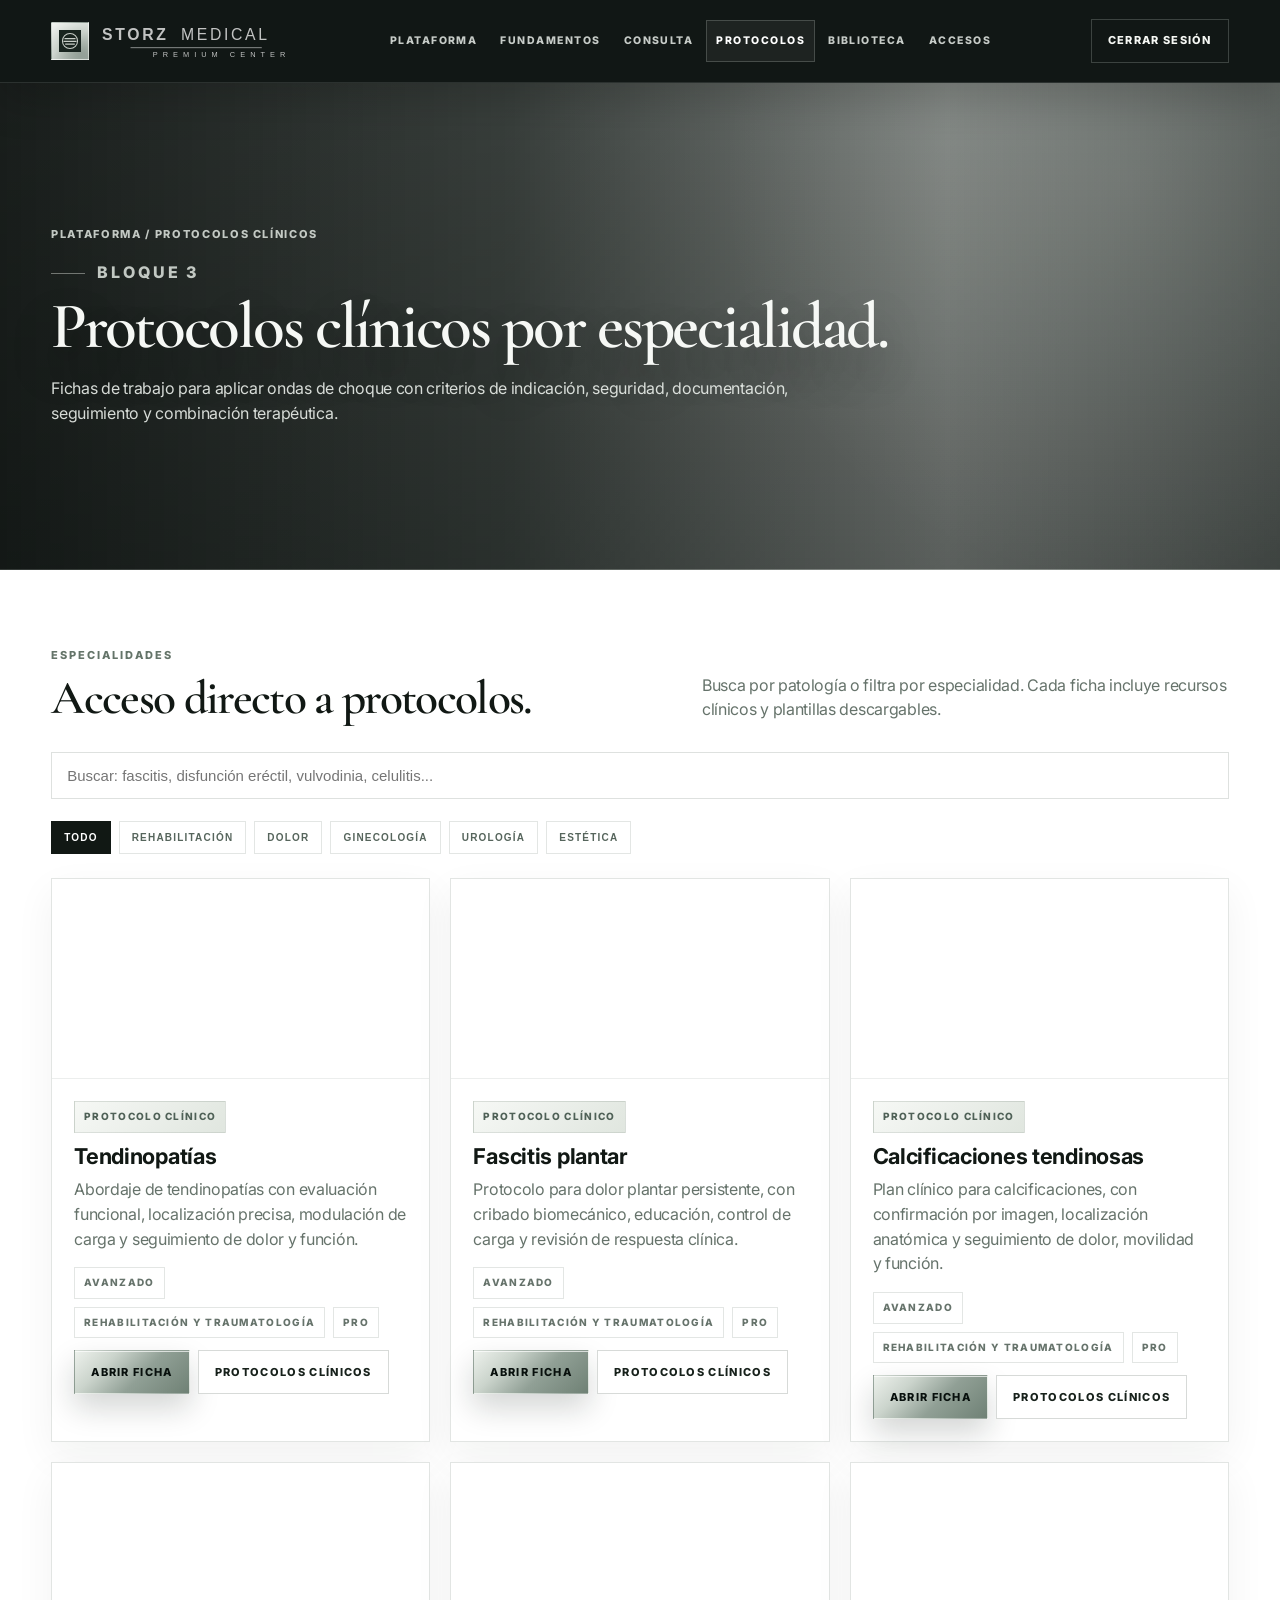
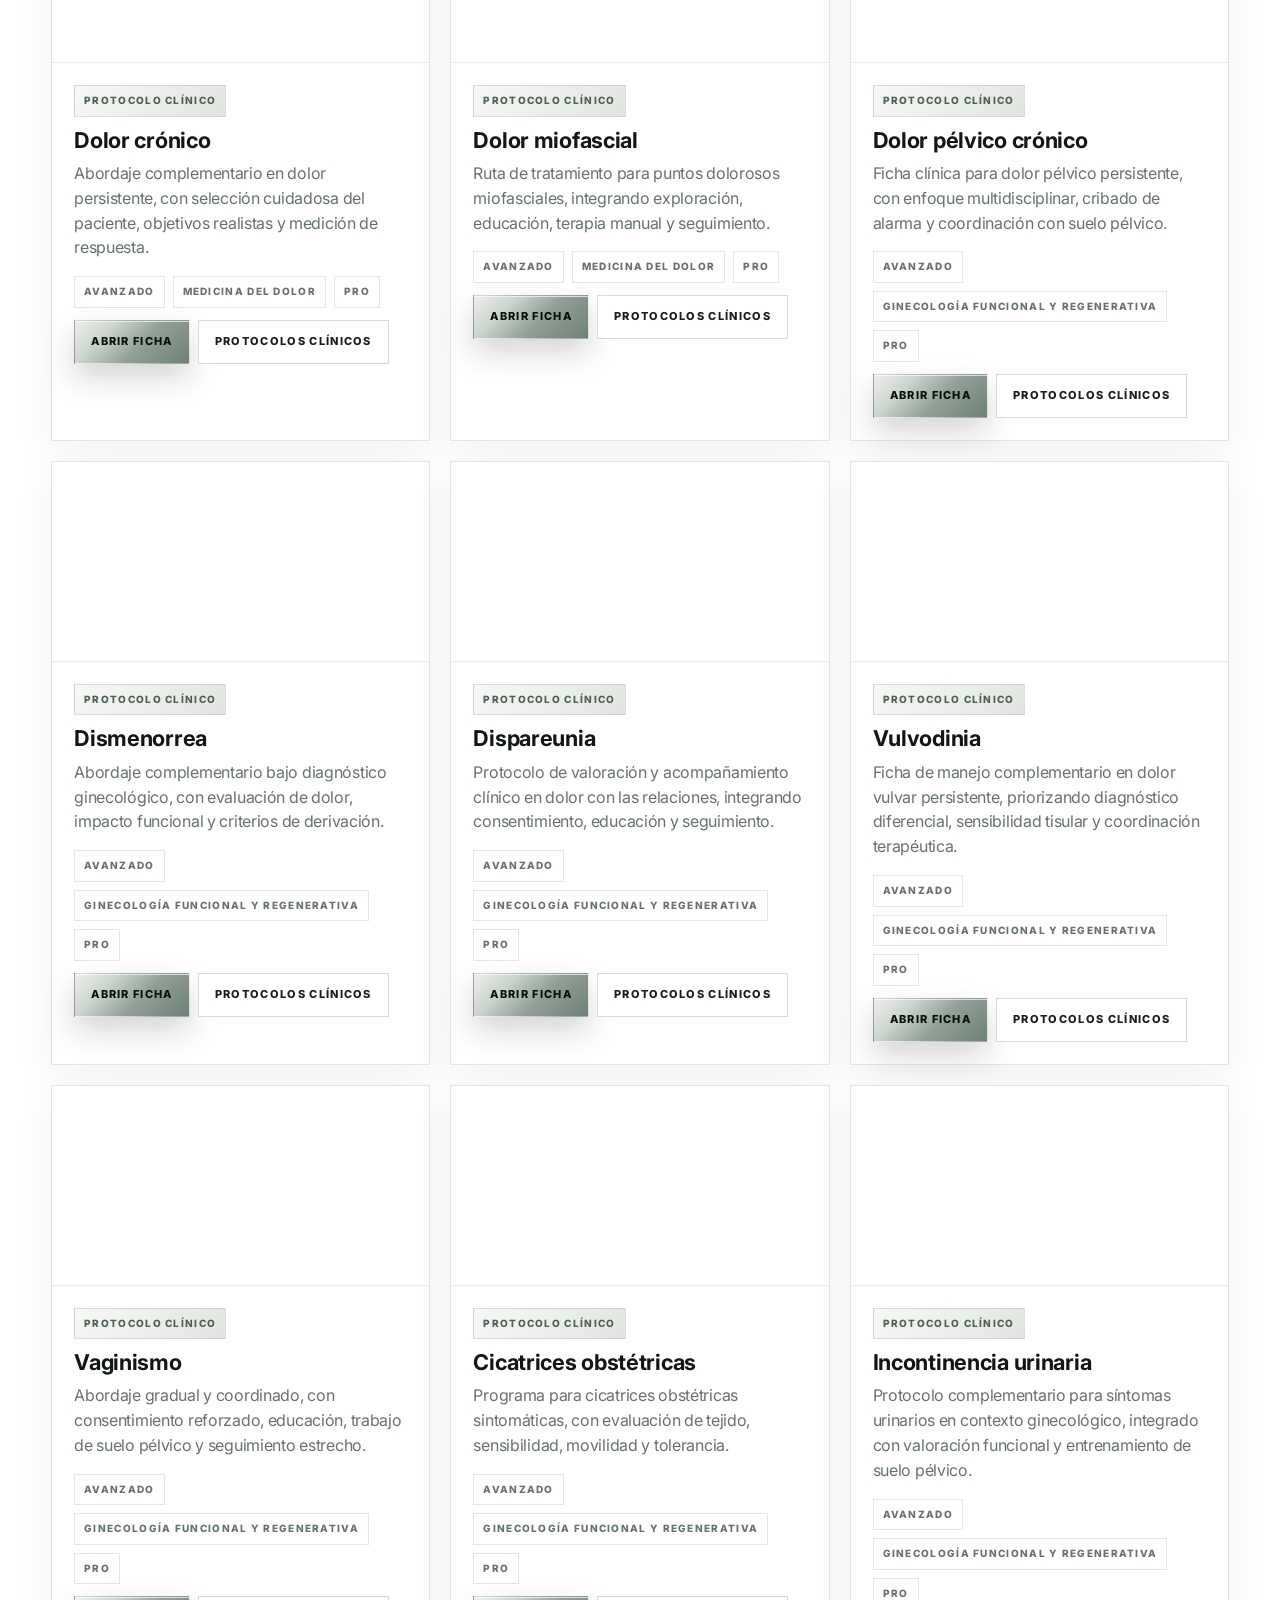
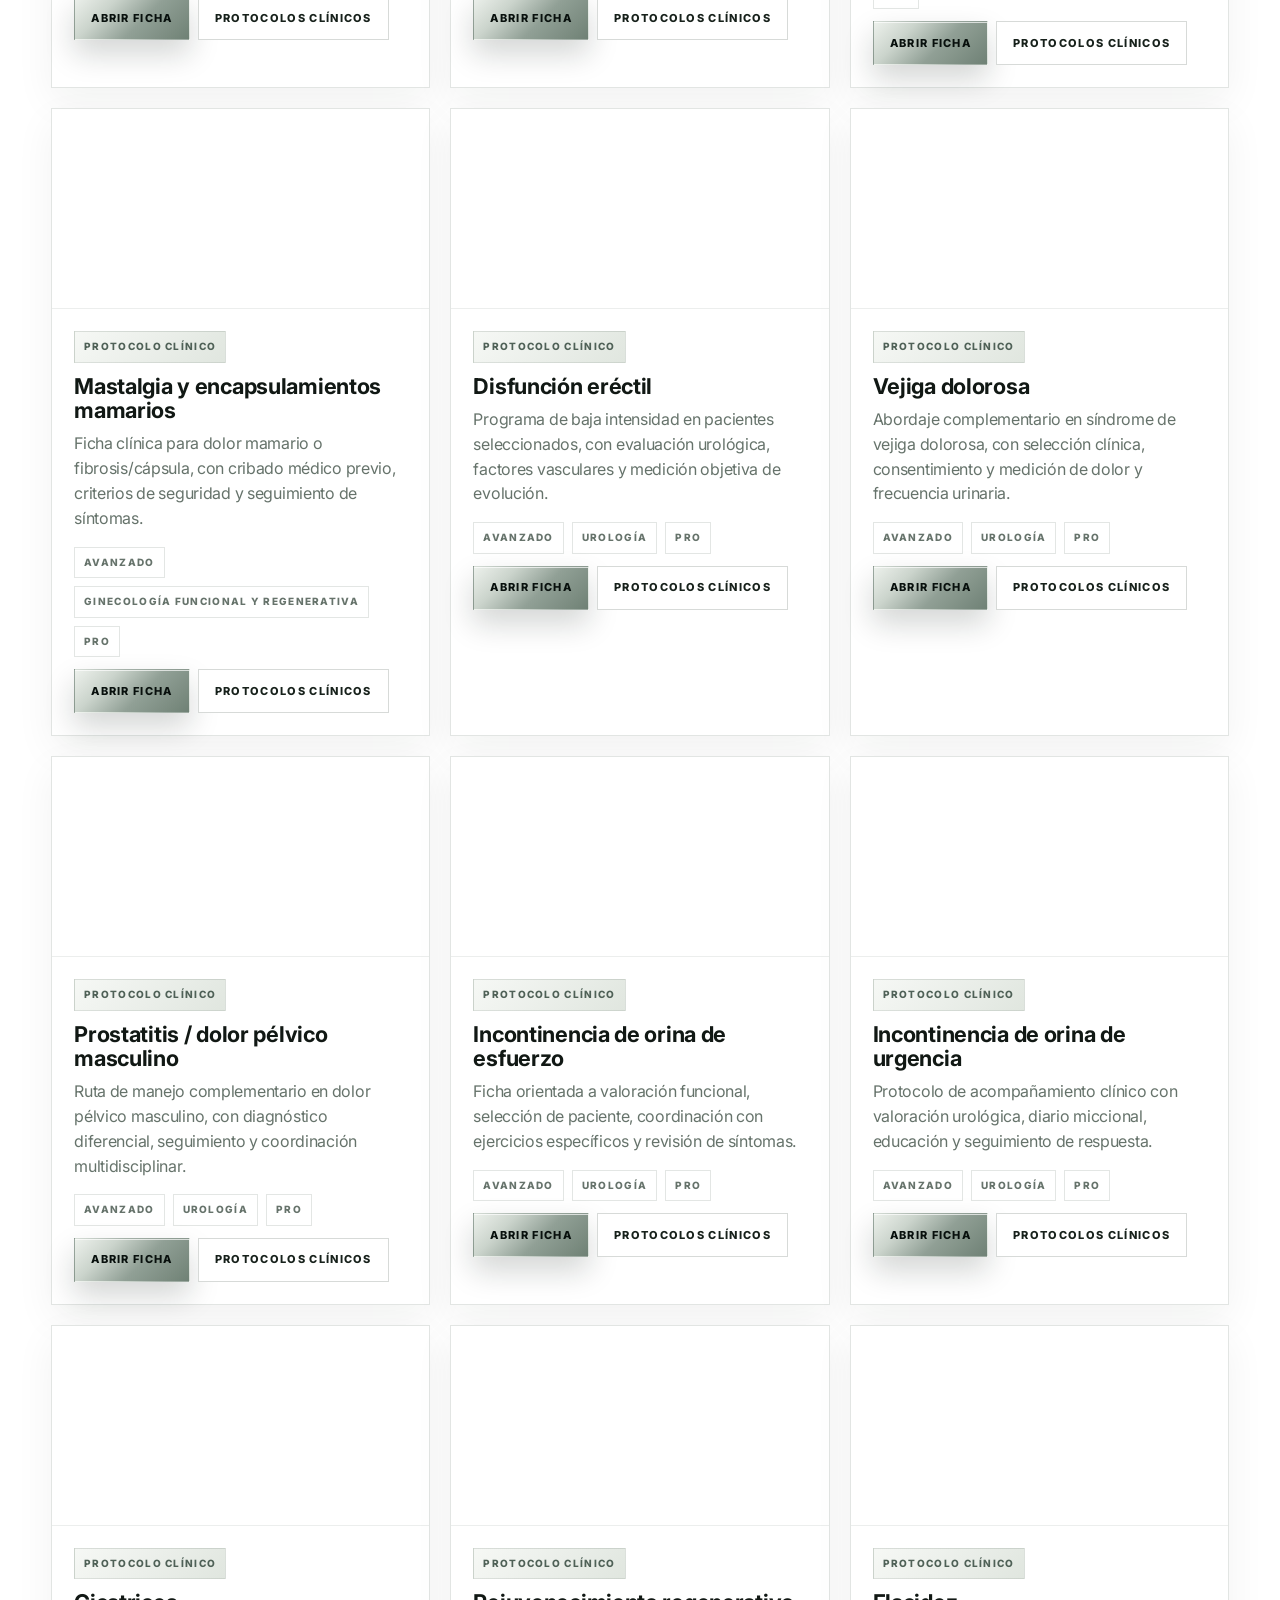
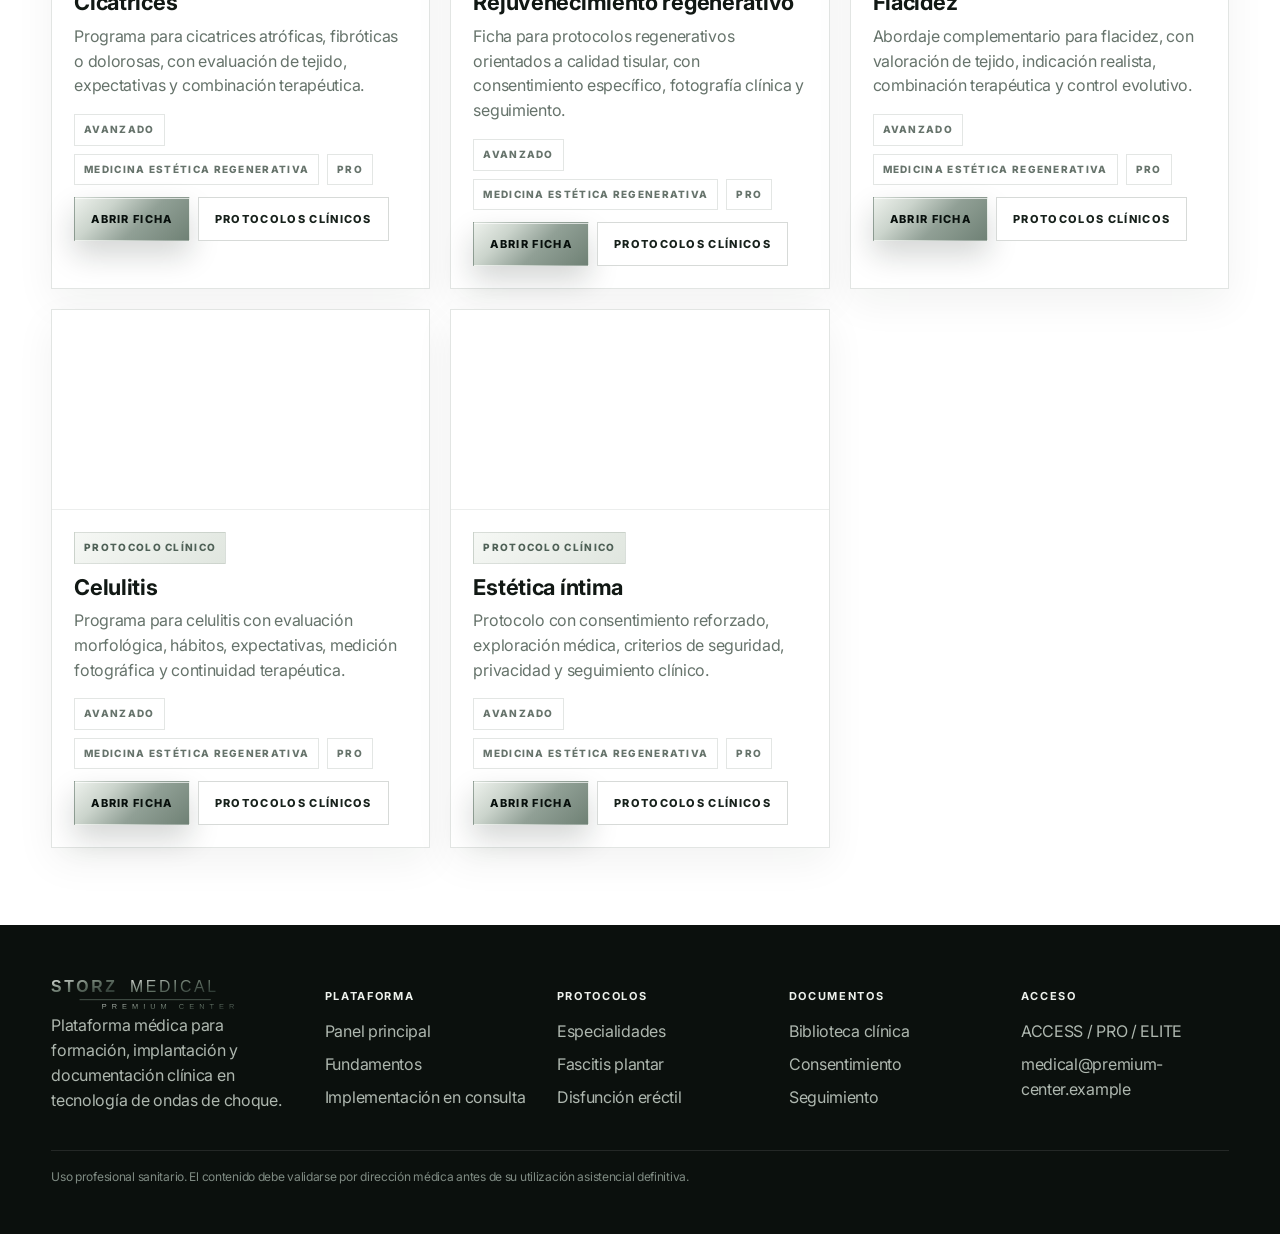
<file: protocolos.html>
<!doctype html><html lang="es"><head><meta charset="utf-8"><meta name="viewport" content="width=device-width, initial-scale=1"><title>Protocolos clínicos · STORZ Medical Premium Center</title><meta name="description" content="Protocolos clínicos de ondas de choque"><link rel="icon" href="[data-uri]"><style>@import url('https://fonts.googleapis.com/css2?family=Inter:wght@300;400;500;600;700;800&family=Cormorant+Garamond:wght@500;600&display=swap');
:root{
  --page:#f7f8f5;--paper:#ffffff;--paper2:#eef1ec;--ink:#111814;--text:#2b3831;--muted:#66736b;--line:rgba(73,88,78,.16);
  --brand:#637469;--brand2:#8d9a91;--metal:#d6d7d0;--deep:#111814;--deep2:#1a241f;--accent:#dad6c8;--ok:#607468;
  --shadow:0 22px 70px rgba(18,27,22,.11);--shadow2:0 10px 30px rgba(18,27,22,.08);--max:1510px;
}
*{box-sizing:border-box}html{scroll-behavior:smooth}body{margin:0;background:var(--page);color:var(--text);font-family:Inter,system-ui,-apple-system,Segoe UI,Arial,sans-serif;line-height:1.55;letter-spacing:-.018em}a{color:inherit;text-decoration:none}img{max-width:100%;display:block}.container{width:min(var(--max),100%);margin:0 auto;padding:0 clamp(18px,3vw,46px)}.hidden{display:none!important}
.btn{display:inline-flex;align-items:center;justify-content:center;gap:10px;min-height:44px;padding:12px 16px;border:1px solid rgba(73,88,78,.22);background:#fff;color:#17211b;font-size:11px;text-transform:uppercase;letter-spacing:.12em;font-weight:800;cursor:pointer;transition:.18s ease}.btn:hover{transform:translateY(-1px);box-shadow:0 10px 24px rgba(18,27,22,.09)}.btn.primary{background:linear-gradient(135deg,#eef0eb 0%,#c4cbc3 42%,#68786c 100%);border-color:transparent;color:#111814}.btn.dark{background:#111814;color:#fff;border-color:#111814}.btn.ghost{background:transparent}.tag,.micro{display:inline-flex;align-items:center;gap:7px;border:1px solid rgba(99,116,105,.18);background:#f2f4f0;color:#56655c;font-size:10px;text-transform:uppercase;letter-spacing:.13em;font-weight:800;padding:7px 9px}.micro{background:#fff;color:#66736b}.kicker,.eyebrow{font-size:11px;text-transform:uppercase;letter-spacing:.18em;color:#647469;font-weight:800;margin:0 0 10px}.eyebrow:before{content:"";width:34px;height:1px;background:#8d9a91;display:inline-block;margin-right:12px;vertical-align:middle}
h1,h2,h3{color:var(--ink)}h1,h2{font-family:"Cormorant Garamond",Georgia,serif;font-weight:600;letter-spacing:-.035em;line-height:1.02;margin:0}.section h2{font-size:clamp(34px,3.7vw,52px)}.page-title{font-size:clamp(38px,4.5vw,64px)}p{margin:0;color:var(--muted)}
.login-page{min-height:100vh;background:linear-gradient(135deg,#fbfcf8 0%,#eef1eb 52%,#d5ddd4 100%);padding:28px;display:grid;place-items:center}.login-frame{width:min(1220px,100%);min-height:690px;display:grid;grid-template-columns:.95fr 1.05fr;background:rgba(255,255,255,.86);border:1px solid rgba(95,112,101,.22);box-shadow:var(--shadow);overflow:hidden}.login-panel{padding:clamp(32px,5vw,60px);display:flex;flex-direction:column;justify-content:center}.login-logo{width:min(260px,70vw);margin-bottom:44px}.login-panel h1{font-size:clamp(42px,5vw,64px);max-width:560px;margin-bottom:18px}.login-panel p{max-width:570px}.login-form{display:grid;gap:15px;margin-top:28px;max-width:520px}.field{display:grid;gap:8px}.field label{font-size:11px;text-transform:uppercase;letter-spacing:.14em;font-weight:800;color:#617068}.field input{background:#fff;border:1px solid rgba(73,88,78,.22);padding:15px 14px;font-size:15px;outline:none;color:#111814}.field input:focus{border-color:#68786c;box-shadow:0 0 0 4px rgba(104,120,108,.12)}.login-note{font-size:12px;color:#6f7d75;border-left:2px solid #8d9a91;padding-left:12px;margin-top:15px}.login-visual{position:relative;min-height:520px;background:#d8ddd5;overflow:hidden}.login-visual:before{content:"";position:absolute;inset:0;background:linear-gradient(180deg,rgba(13,18,16,.03),rgba(13,18,16,.62)),url('https://images.unsplash.com/photo-1551076805-e1869033e561?auto=format&fit=crop&w=1900&q=82');background-size:cover;background-position:center}.login-visual-content{position:absolute;left:36px;right:36px;bottom:36px;color:#fff}.login-visual-content h2{font-size:clamp(30px,3.5vw,46px);color:#fff;margin:0 0 12px}.login-visual-content p{color:#e8eee8;max-width:620px}.access-strip{display:grid;grid-template-columns:repeat(3,1fr);gap:10px;margin-top:24px}.access-strip div{background:rgba(255,255,255,.16);border:1px solid rgba(255,255,255,.22);padding:13px}.access-strip strong{font-size:20px;display:block;color:#fff}.access-strip span{display:block;font-size:10px;text-transform:uppercase;letter-spacing:.14em;color:#dbe4dc}
.topbar{position:sticky;top:0;z-index:50;background:rgba(255,255,255,.92);backdrop-filter:blur(18px);border-bottom:1px solid var(--line)}.nav{height:80px;display:flex;align-items:center;justify-content:space-between;gap:18px}.brand{display:flex;align-items:center;gap:13px;min-width:210px}.brand img.logo{width:188px}.brand-mark{width:38px;height:38px;border:1px solid rgba(104,120,108,.28);display:grid;place-items:center;background:linear-gradient(145deg,#fff,#cfd6cf 58%,#58685d);box-shadow:inset 0 0 14px rgba(255,255,255,.46)}.brand-mark img{width:22px}.navlinks{display:flex;align-items:center;gap:3px}.navlinks a{font-size:10.5px;text-transform:uppercase;letter-spacing:.11em;color:#445048;padding:12px 9px;border:1px solid transparent;font-weight:800}.navlinks a:hover,.navlinks a.active{border-color:rgba(104,120,108,.25);background:#f1f3ef}.nav-actions{display:flex;align-items:center;gap:8px}.menu-toggle{display:none;width:46px;height:46px;background:#fff;border:1px solid var(--line);font-size:24px;color:#111814}.mobile-panel{display:none}
.hero-app{background:linear-gradient(180deg,#fff 0%,#f7f8f5 100%);border-bottom:1px solid var(--line);overflow:hidden}.hero-grid{display:grid;grid-template-columns:1.02fr .98fr;gap:clamp(28px,4vw,58px);align-items:center;padding-top:clamp(52px,6vw,82px);padding-bottom:clamp(52px,6vw,82px)}.hero-copy h1{font-size:clamp(42px,5.2vw,72px);max-width:820px}.hero-copy p{font-size:17px;max-width:720px;margin:22px 0 26px}.hero-actions{display:flex;flex-wrap:wrap;gap:12px}.hero-media{position:relative;min-height:480px;display:grid;align-items:end}.hero-media:before{content:"";position:absolute;inset:0;background:linear-gradient(180deg,rgba(17,24,20,.06),rgba(17,24,20,.48)),url('https://images.unsplash.com/photo-1519494026892-80bbd2d6fd0d?auto=format&fit=crop&w=1900&q=82');background-size:cover;background-position:center;border:1px solid rgba(73,88,78,.16);box-shadow:var(--shadow)}.brand-card{position:relative;margin:0 28px 28px;padding:22px;background:rgba(255,255,255,.84);border:1px solid rgba(73,88,78,.18);box-shadow:var(--shadow2);backdrop-filter:blur(10px)}.brand-card img{border:1px solid rgba(73,88,78,.15);margin-bottom:14px}.metric-row{display:grid;grid-template-columns:repeat(3,1fr);gap:10px}.metric{background:#f7f8f5;border:1px solid rgba(73,88,78,.12);padding:14px}.metric strong{display:block;font-size:24px;color:#111814}.metric span{display:block;font-size:10px;text-transform:uppercase;letter-spacing:.12em;color:#68766e;font-weight:800}.status-line{display:flex;flex-wrap:wrap;gap:9px;margin-top:24px}.pill{display:inline-flex;align-items:center;gap:8px;padding:9px 10px;background:#eef0eb;border:1px solid rgba(104,120,108,.16);font-size:10px;text-transform:uppercase;letter-spacing:.12em;font-weight:800;color:#526157}.pill:before{content:"";width:6px;height:6px;background:#68786c;border-radius:50%}
.section{padding:clamp(58px,6vw,88px) 0}.section.white{background:#fff}.section.soft{background:#eef1ec}.section.deep{background:#111814;color:#eef2ed}.section.deep h2,.section.deep h3{color:#fff}.section.deep p{color:#c4cec6}.section-head{display:grid;grid-template-columns:1.08fr .92fr;gap:32px;align-items:end;margin-bottom:30px}.section-head p{max-width:760px}.grid{display:grid;gap:20px}.cols-2{grid-template-columns:repeat(2,minmax(0,1fr))}.cols-3{grid-template-columns:repeat(3,minmax(0,1fr))}.cols-4{grid-template-columns:repeat(4,minmax(0,1fr))}.auto-grid{grid-template-columns:repeat(auto-fit,minmax(245px,1fr))}.tile{position:relative;min-height:335px;overflow:hidden;border:1px solid rgba(73,88,78,.15);background:#111814;display:flex;align-items:flex-end;box-shadow:0 16px 55px rgba(20,27,23,.10)}.tile:before{content:"";position:absolute;inset:0;background:linear-gradient(180deg,rgba(13,18,16,.04),rgba(13,18,16,.78)),var(--img);background-size:cover;background-position:center;transition:.35s ease}.tile:hover:before{transform:scale(1.035)}.tile-content{position:relative;z-index:2;padding:24px;color:#fff}.tile small{display:inline-flex;font-size:10px;text-transform:uppercase;letter-spacing:.15em;color:#e2e9e2;font-weight:800}.tile h3{font-size:clamp(24px,2.1vw,32px);line-height:1.04;margin:11px 0 9px;color:#fff}.tile p{color:#dbe4dc;margin-bottom:16px}.arrow{font-size:11px;text-transform:uppercase;letter-spacing:.13em;font-weight:800;color:#fff}.card{background:#fff;border:1px solid rgba(73,88,78,.14);box-shadow:0 14px 38px rgba(22,30,25,.055);display:flex;flex-direction:column;min-width:0;min-height:100%}.card-media{min-height:200px;background:var(--img);background-size:cover;background-position:center;border-bottom:1px solid rgba(73,88,78,.1)}.card-pad{padding:22px}.card h3{font-size:clamp(21px,1.7vw,27px);line-height:1.12;margin:11px 0 9px}.card p{margin-bottom:16px}.resource-meta,.resource-actions{display:flex;flex-wrap:wrap;gap:8px}.resource-actions{margin-top:auto;padding-top:12px}.program-row{display:grid;grid-template-columns:.42fr 1fr .28fr;gap:20px;align-items:start;border-top:1px solid var(--line);padding:24px 0}.program-row:first-child{border-top:0}.program-row h3{font-size:27px;margin:0}.program-row ul{margin:0;padding-left:18px;color:#526057}.program-row li{margin:5px 0}.program-row .number{font-family:"Cormorant Garamond",Georgia,serif;font-size:48px;line-height:1;color:#9aa59d}.filters{display:flex;flex-wrap:wrap;gap:8px;margin-bottom:24px}.filter-btn{border:1px solid rgba(99,116,105,.18);background:#fff;color:#56655c;padding:10px 12px;font-size:10px;text-transform:uppercase;letter-spacing:.12em;font-weight:800;cursor:pointer}.filter-btn.active,.filter-btn:hover{background:#111814;color:#fff;border-color:#111814}.searchbar{display:flex;gap:12px;margin-bottom:22px}.searchbar input{flex:1;min-width:220px;background:#fff;border:1px solid rgba(73,88,78,.18);padding:14px 15px;outline:none;color:#111814;font-size:15px}.searchbar input:focus{border-color:#68786c;box-shadow:0 0 0 4px rgba(104,120,108,.11)}.empty{display:none;padding:22px;background:#fff;border:1px solid var(--line);color:#65726a}.carousel-wrap{position:relative}.carousel{display:grid;grid-auto-flow:column;grid-auto-columns:minmax(290px,390px);gap:18px;overflow-x:auto;scroll-snap-type:x mandatory;padding-bottom:12px;scrollbar-width:thin}.carousel .card{scroll-snap-align:start}.carousel-controls{display:flex;gap:8px;justify-content:flex-end;margin-bottom:14px}.round{width:42px;height:42px;border:1px solid rgba(73,88,78,.2);background:#fff;color:#111814;cursor:pointer}.round:hover{background:#eef1ec}.split{display:grid;grid-template-columns:.95fr 1.05fr;gap:38px;align-items:center}.metal-panel{background:linear-gradient(135deg,#f8f9f5,#d9ded6 52%,#87968d);border:1px solid rgba(73,88,78,.18);padding:28px;color:#15201a;box-shadow:var(--shadow)}.metal-panel h3{font-size:clamp(34px,3vw,48px);margin:0 0 12px}.flow{display:grid;gap:12px}.flow-step{background:#fff;border:1px solid rgba(73,88,78,.14);padding:20px;display:grid;grid-template-columns:auto 1fr;gap:16px}.flow-step:before{content:"";width:16px;height:16px;border:2px solid #68786c;margin-top:5px}.flow-step h3{font-size:21px;margin:0 0 5px}.flow-step p{margin:0}.page-hero{background:#fff;border-bottom:1px solid var(--line);overflow:hidden}.page-hero .container{display:grid;grid-template-columns:1.15fr .85fr;gap:36px;align-items:end;padding-top:clamp(56px,6vw,86px);padding-bottom:clamp(42px,5vw,66px)}.page-hero p{font-size:16px;max-width:760px;margin-top:15px}.hero-image{min-height:292px;background:var(--hero-img);background-size:cover;background-position:center;border:1px solid rgba(73,88,78,.15);box-shadow:var(--shadow)}.breadcrumb{font-size:11px;text-transform:uppercase;letter-spacing:.15em;color:#68786c;font-weight:800;margin-bottom:16px}.breadcrumb a{color:#1d2923}.dashboard-grid{display:grid;grid-template-columns:minmax(190px,245px) 1fr;gap:24px}.rail{background:#fff;border:1px solid rgba(73,88,78,.14);padding:14px;align-self:start}.rail a{display:flex;justify-content:space-between;gap:10px;padding:13px;border-bottom:1px solid rgba(73,88,78,.08);color:#435149;font-weight:700;font-size:13px}.rail a:last-child{border-bottom:0}.rail a:hover{background:#f2f4f0}.statline{display:grid;grid-template-columns:repeat(4,1fr);gap:12px;margin-bottom:20px}.stat{background:#fff;border:1px solid rgba(73,88,78,.14);padding:17px}.stat strong{font-size:28px;color:#111814;display:block}.stat span{font-size:10px;text-transform:uppercase;letter-spacing:.12em;color:#66736b;font-weight:800}.access-card{background:#fff;border:1px solid rgba(73,88,78,.14);box-shadow:0 14px 38px rgba(22,30,25,.055);padding:26px;min-height:100%;display:flex;flex-direction:column}.access-card h3{font-size:clamp(30px,2.8vw,44px);margin:14px 0 10px}.access-card ul{margin:16px 0 22px;padding-left:19px;color:#526057}.access-card li{margin:8px 0}.access-card .btn{margin-top:auto;align-self:flex-start}.access-wide{display:grid;grid-template-columns:.75fr 1.25fr;gap:22px;align-items:start}.access-summary{background:#111814;color:#fff;border:1px solid rgba(73,88,78,.2);padding:28px}.access-summary h2{color:#fff;font-size:44px}.access-summary p{color:#d1d9d2;margin-top:14px}.compare-table{background:#fff;border:1px solid rgba(73,88,78,.14);overflow:auto}.compare-table table{width:100%;border-collapse:collapse;min-width:720px}.compare-table th,.compare-table td{padding:16px;border-bottom:1px solid rgba(73,88,78,.11);text-align:left}.compare-table th{font-size:11px;text-transform:uppercase;letter-spacing:.12em;color:#56655c;background:#f4f6f2}.detail-shell{background:#fff}.detail-layout{display:grid;grid-template-columns:minmax(0,2.25fr) minmax(260px,.75fr);gap:30px;align-items:start}.article{background:#fff;border:1px solid rgba(73,88,78,.12);padding:clamp(24px,3vw,38px)}.article h1{font-size:clamp(38px,4vw,58px);margin:12px 0 16px}.article h2{font-size:clamp(26px,2.4vw,36px);margin:34px 0 12px}.article p,.article li{color:#536159}.article ul{padding-left:20px}.article li{margin:8px 0}.clinical-list{display:grid;grid-template-columns:repeat(2,minmax(0,1fr));gap:12px;margin:18px 0}.clinical-list div{background:#f7f8f5;border:1px solid rgba(73,88,78,.12);padding:16px}.meta-panel{background:#f7f8f5;border:1px solid rgba(73,88,78,.13);padding:20px}.meta-panel dl{margin:0;display:grid;gap:14px}.meta-panel dt{font-size:10px;text-transform:uppercase;letter-spacing:.13em;color:#647469;font-weight:800}.meta-panel dd{margin:3px 0 0;color:#111814;font-weight:700}.download-strip{display:flex;flex-wrap:wrap;gap:10px;padding:18px;background:#f2f4f0;border:1px solid rgba(73,88,78,.12);margin:24px 0}.source-note{font-size:12px;border-left:2px solid #8d9a91;padding-left:12px;color:#66736b}.footer{padding:48px 0;background:#0b100d;color:#aeb7af}.footer-grid{display:grid;grid-template-columns:1.2fr repeat(4,1fr);gap:24px}.footer img{width:188px;opacity:.92}.footer p{color:#aeb7af}.footer h4{font-size:11px;text-transform:uppercase;letter-spacing:.15em;color:#eef2ed}.footer a{display:block;margin:8px 0;color:#aeb7af}.footer a:hover{color:#fff}.fineprint{border-top:1px solid rgba(255,255,255,.1);margin-top:32px;padding-top:17px;font-size:12px;color:#7f8b83}
@media (max-width:1180px){.navlinks,.nav-actions{display:none}.menu-toggle{display:block}.mobile-panel{display:none;position:absolute;top:80px;left:0;right:0;background:#fff;border-bottom:1px solid var(--line);padding:16px 24px;box-shadow:var(--shadow2)}.mobile-panel.open{display:grid}.mobile-panel a{padding:13px;border-bottom:1px solid rgba(73,88,78,.08);text-transform:uppercase;letter-spacing:.12em;font-size:12px;font-weight:800}.hero-grid,.page-hero .container,.split,.detail-layout,.access-wide,.dashboard-grid{grid-template-columns:1fr}.rail{display:grid;grid-template-columns:repeat(3,1fr);gap:8px}.rail a{border:1px solid rgba(73,88,78,.08)}.hero-media{min-height:390px}.statline{grid-template-columns:repeat(2,1fr)}.footer-grid{grid-template-columns:1.2fr 1fr 1fr}.program-row{grid-template-columns:.22fr 1fr}.program-row .btn{grid-column:2}}
@media (max-width:760px){.login-page{padding:14px}.login-frame{grid-template-columns:1fr;min-height:0}.login-visual{min-height:360px}.access-strip{grid-template-columns:1fr}.nav{height:74px}.brand img.logo{width:152px}.brand-mark{width:34px;height:34px}.mobile-panel{top:74px}.hero-grid{padding-top:42px;padding-bottom:42px}.hero-copy h1,.page-title{font-size:40px}.hero-copy p{font-size:15px}.section-head{grid-template-columns:1fr}.cols-2,.cols-3,.cols-4{grid-template-columns:1fr}.program-row{grid-template-columns:1fr}.program-row .number{font-size:38px}.program-row .btn{grid-column:auto}.rail{grid-template-columns:1fr}.statline{grid-template-columns:1fr}.searchbar{display:block}.searchbar input{width:100%;margin-bottom:10px}.clinical-list{grid-template-columns:1fr}.footer-grid{grid-template-columns:1fr}.carousel{grid-auto-columns:minmax(260px,88vw)}.brand-card{margin:0 16px 16px}.hero-media{min-height:320px}.article{padding:22px}.metric-row{grid-template-columns:1fr}.access-wide{gap:16px}}

/* === V6 HERO/TOPBAR OVERRIDE — applied over V4 without changing content or structure === */
:root{
  --v6-dark:#09110e;
  --v6-dark-2:#111c17;
  --v6-green:#6f8175;
  --v6-green-2:#aab6ad;
  --v6-metal:#d8ddd6;
}

.topbar{
  background:rgba(8,14,12,.96)!important;
  border-bottom:1px solid rgba(214,221,214,.13)!important;
  box-shadow:0 18px 40px rgba(0,0,0,.18);
}
.nav{height:82px!important;}
.brand img.logo{
  filter:brightness(0) invert(1) contrast(.82) opacity(.82);
}
.brand-mark{
  background:linear-gradient(145deg,#eef1ed 0%,#bfc8c0 52%,#617368 100%)!important;
  border-color:rgba(255,255,255,.20)!important;
}
.navlinks a{
  color:rgba(239,244,239,.82)!important;
  letter-spacing:.14em!important;
  border-color:transparent!important;
}
.navlinks a:hover,
.navlinks a.active{
  color:#fff!important;
  background:rgba(255,255,255,.055)!important;
  border-color:rgba(214,221,214,.22)!important;
}
.nav-actions .btn{
  background:transparent!important;
  color:#f5f7f3!important;
  border-color:rgba(214,221,214,.22)!important;
}
.menu-toggle{
  background:rgba(255,255,255,.05)!important;
  color:#fff!important;
  border-color:rgba(214,221,214,.18)!important;
}

.btn.primary{
  background:linear-gradient(135deg,#edf1ec 0%,#cbd4cc 28%,#91a096 58%,#6f8175 100%)!important;
  color:#08100d!important;
  border-color:rgba(255,255,255,.18)!important;
  box-shadow:inset 0 1px 0 rgba(255,255,255,.68),0 14px 30px rgba(16,27,21,.18)!important;
}
.btn.dark{
  background:linear-gradient(135deg,#17231d 0%,#08110e 100%)!important;
}

.hero-app{
  position:relative!important;
  background:
    linear-gradient(90deg,rgba(5,10,8,.88) 0%,rgba(8,15,12,.78) 38%,rgba(8,15,12,.42) 70%,rgba(8,15,12,.64) 100%),
    linear-gradient(180deg,rgba(21,34,27,.12),rgba(21,34,27,.35)),
    url('https://images.unsplash.com/photo-1519494026892-80bbd2d6fd0d?auto=format&fit=crop&w=2200&q=86') center/cover no-repeat!important;
  border-bottom:1px solid rgba(214,221,214,.12)!important;
  color:#eef3ee!important;
}
.hero-app:before{
  content:"";
  position:absolute;
  left:0;right:0;top:0;height:1px;
  background:linear-gradient(90deg,transparent,rgba(216,221,214,.32),transparent);
}
.hero-app .hero-grid{
  min-height:clamp(560px,68vh,760px)!important;
  padding-top:clamp(60px,7vw,105px)!important;
  padding-bottom:clamp(60px,7vw,105px)!important;
}
.hero-app .eyebrow,
.hero-app .kicker{color:rgba(228,235,228,.80)!important;}
.hero-app .eyebrow:before{background:rgba(216,221,214,.45)!important;}
.hero-app h1,
.hero-app h2,
.hero-app h3{color:#f6f8f5!important;}
.hero-app .hero-copy h1{
  font-size:clamp(42px,5.3vw,78px)!important;
  max-width:900px!important;
  text-shadow:0 22px 44px rgba(0,0,0,.32);
}
.hero-app .hero-copy p{
  color:rgba(240,245,240,.88)!important;
  max-width:760px!important;
}
.hero-app .pill{
  background:rgba(255,255,255,.08)!important;
  border-color:rgba(255,255,255,.16)!important;
  color:rgba(244,248,244,.88)!important;
}
.hero-app .pill:before{background:var(--v6-metal)!important;}
.hero-app .hero-media:before{
  background:
    linear-gradient(180deg,rgba(12,19,16,.10),rgba(12,19,16,.62)),
    url('https://images.unsplash.com/photo-1580281658626-ee379f3cce93?auto=format&fit=crop&w=1700&q=84') center/cover no-repeat!important;
  border-color:rgba(255,255,255,.16)!important;
}
.hero-app .hero-media:after{
  content:"";
  position:absolute;
  inset:22px;
  border:1px solid rgba(255,255,255,.10);
  pointer-events:none;
}
.hero-app .brand-card{
  background:rgba(239,243,239,.88)!important;
  border-color:rgba(255,255,255,.24)!important;
  box-shadow:0 30px 80px rgba(0,0,0,.28)!important;
  backdrop-filter:blur(12px);
}
.hero-app .brand-card:before{
  content:"";
  position:absolute;
  left:22px;right:22px;top:0;height:3px;
  background:linear-gradient(90deg,#d8ddd6,#6f8175,#d8ddd6);
}

.page-hero{
  position:relative!important;
  overflow:hidden!important;
  background:
    linear-gradient(90deg,rgba(5,10,8,.90) 0%,rgba(8,15,12,.76) 40%,rgba(8,15,12,.42) 74%,rgba(8,15,12,.62) 100%),
    linear-gradient(180deg,rgba(26,42,33,.14),rgba(5,10,8,.40)),
    var(--page-hero-bg, url('https://images.unsplash.com/photo-1579684385127-1ef15d508118?auto=format&fit=crop&w=2200&q=86')) center/cover no-repeat!important;
  border-bottom:1px solid rgba(214,221,214,.14)!important;
  color:#eef3ee!important;
}
.page-hero:before{
  content:"";
  position:absolute;
  inset:0;
  background:radial-gradient(circle at 88% 20%,rgba(203,212,204,.14),transparent 34%);
  pointer-events:none;
}
.page-hero .container{
  position:relative;
  z-index:1;
  grid-template-columns:minmax(0,950px)!important;
  align-items:center!important;
  min-height:clamp(440px,54vh,640px)!important;
  padding-top:clamp(70px,8vw,118px)!important;
  padding-bottom:clamp(70px,8vw,118px)!important;
}
.page-hero .hero-image{display:none!important;}
.page-hero .breadcrumb,
.page-hero .breadcrumb a,
.page-hero .eyebrow{color:rgba(231,237,231,.82)!important;}
.page-hero .eyebrow:before{background:rgba(216,221,214,.46)!important;}
.page-hero .page-title{
  color:#f6f8f5!important;
  font-size:clamp(40px,5.1vw,78px)!important;
  max-width:980px!important;
  text-shadow:0 22px 44px rgba(0,0,0,.34);
}
.page-hero p{
  color:rgba(240,245,240,.88)!important;
  max-width:760px!important;
}

.card,.access-card,.stat,.rail,.compare-table,.article,.meta-panel{
  border-color:rgba(83,101,91,.17)!important;
}
.card:hover,.access-card:hover{
  box-shadow:0 22px 58px rgba(18,27,22,.10)!important;
}
.tag{
  background:linear-gradient(135deg,#f6f8f5 0%,#e0e6df 100%)!important;
  color:#4f6157!important;
}
.section.deep{
  background:linear-gradient(180deg,#111c17 0%,#07100d 100%)!important;
}

@media (max-width:1180px){
  .mobile-panel{
    background:rgba(8,14,12,.98)!important;
    border-bottom-color:rgba(214,221,214,.16)!important;
  }
  .mobile-panel a{
    color:#eef3ee!important;
    border-bottom-color:rgba(214,221,214,.10)!important;
  }
  .hero-app .hero-grid{grid-template-columns:1fr!important;}
  .hero-app .hero-media{min-height:360px!important;}
}
@media (max-width:760px){
  .nav{height:74px!important;}
  .page-hero .container{min-height:420px!important;padding-top:56px!important;padding-bottom:56px!important;}
  .page-hero .page-title,.hero-app .hero-copy h1{font-size:clamp(38px,12vw,52px)!important;}
  .hero-app .hero-grid{min-height:auto!important;}
  .hero-app .hero-media{min-height:300px!important;}
}


/* ===== V8 MOBILE-FIRST RESPONSIVE PATCH ===== */
html,body{max-width:100%;overflow-x:hidden;-webkit-text-size-adjust:100%}
img{max-width:100%;height:auto}
.container{width:100%;max-width:min(var(--max),100%);padding-left:clamp(18px,4vw,54px);padding-right:clamp(18px,4vw,54px)}
.carousel{
  display:flex!important;
  grid-auto-flow:unset!important;
  grid-auto-columns:unset!important;
  overflow-x:auto!important;
  overflow-y:hidden!important;
  scroll-snap-type:x mandatory;
  -webkit-overflow-scrolling:touch;
  overscroll-behavior-x:contain;
  gap:18px;
  padding-bottom:18px;
  scrollbar-width:thin;
}
.carousel>*{
  flex:0 0 clamp(300px,34vw,420px);
  scroll-snap-align:start;
  scroll-snap-stop:always;
}
.carousel .card{height:auto}
.carousel-controls{display:flex;gap:8px}
.round{touch-action:manipulation}
.btn,.filter-btn,.menu-toggle{touch-action:manipulation}

@media (max-width:1180px){
  .carousel>*{flex-basis:clamp(300px,48vw,420px)}
  .mobile-panel.open{display:grid}
  .mobile-panel a{line-height:1.2}
}

@media (max-width:760px){
  body{font-size:15px;line-height:1.55}
  .container{padding-left:18px;padding-right:18px}
  .login-page{min-height:100svh;padding:0;display:block}
  .login-frame{width:100%;min-height:100svh;grid-template-columns:1fr;border:0;box-shadow:none}
  .login-panel{padding:24px 20px 26px}
  .login-logo{width:min(190px,66vw);margin-bottom:26px}
  .login-panel h1{font-size:clamp(34px,11vw,46px);line-height:1.02;letter-spacing:-.045em}
  .login-panel p{font-size:15px;line-height:1.55}
  .login-form{gap:12px;margin-top:22px}
  .field{gap:6px}
  .field input{width:100%;min-height:48px;font-size:16px}
  .login-form .btn,.login-form button{width:100%;min-height:50px}
  .login-note{font-size:12px;line-height:1.45}
  .login-visual{min-height:auto;padding:24px 20px 36px;background:linear-gradient(180deg,#17231d 0%,#0d1512 100%)}
  .login-visual:before{opacity:.22}
  .login-visual:after{inset:14px}
  .login-visual-content{position:relative;left:auto;right:auto;bottom:auto}
  .login-visual-content h2{font-size:clamp(26px,8vw,34px);line-height:1.08}
  .access-strip{grid-template-columns:1fr;gap:8px}
  .access-strip div{padding:12px}
  .access-strip strong{font-size:18px}
  .access-strip span{font-size:9px}

  .topbar{position:sticky}
  .nav{height:66px}
  .brand{min-width:auto;gap:9px}
  .brand img.logo{width:140px}
  .brand-mark{width:32px;height:32px}
  .menu-toggle{display:grid;place-items:center;min-width:44px;height:44px;font-size:22px}
  .mobile-panel{top:66px;padding:8px 18px 14px;max-height:calc(100svh - 66px);overflow:auto}
  .mobile-panel.open{display:grid;grid-template-columns:1fr}
  .mobile-panel a{padding:14px 2px;font-size:11px;letter-spacing:.12em}

  .hero-grid,.page-hero .container{grid-template-columns:1fr;gap:22px;padding-top:34px;padding-bottom:34px}
  .hero-copy h1,.page-title,.article h1{font-size:clamp(34px,11vw,46px);line-height:1.03}
  .hero-copy p,.page-hero p{font-size:15px;line-height:1.55;margin:16px 0 20px}
  .hero-actions{display:grid;grid-template-columns:1fr;gap:10px}
  .hero-actions .btn{width:100%}
  .status-line{display:grid;grid-template-columns:1fr;gap:8px}
  .pill{width:100%;justify-content:flex-start}
  .hero-media{min-height:320px}
  .brand-card{margin:0 12px 12px;padding:14px}
  .metric-row{grid-template-columns:1fr}
  .metric{padding:12px}

  .section{padding:44px 0}
  .section-head{grid-template-columns:1fr;gap:14px;margin-bottom:22px}
  .section h2{font-size:clamp(28px,9vw,38px);line-height:1.07}
  .kicker,.eyebrow{font-size:10px;letter-spacing:.16em}
  .grid.cols-3,.grid.cols-4,.grid.cols-2,.grid.auto-grid{grid-template-columns:1fr!important}
  .tile{min-height:300px}
  .tile-content{padding:20px}
  .tile h3{font-size:27px}
  .card-media{min-height:180px}
  .card-pad,.access-card,.stat,.article,.meta-panel{padding:18px}
  .card h3{font-size:23px}
  .resource-actions{display:grid;grid-template-columns:1fr;width:100%;gap:9px}
  .resource-actions .btn{width:100%}

  .carousel-controls{justify-content:flex-start;margin-top:-6px;margin-bottom:12px}
  .round{width:44px;height:44px;border-radius:999px}
  .carousel{
    margin-left:-18px;
    margin-right:-18px;
    padding-left:18px;
    padding-right:18px;
    scroll-padding-left:18px;
    gap:14px;
    touch-action:pan-x;
  }
  .carousel>.card,.carousel>*{
    flex:0 0 calc(88vw - 18px)!important;
    width:calc(88vw - 18px)!important;
    max-width:370px;
    min-width:272px;
  }
  .carousel .card{min-height:auto}

  .dashboard-grid,.split,.detail-layout,.access-wide{grid-template-columns:1fr!important}
  .rail{display:flex;overflow-x:auto;gap:8px;padding:10px;position:static;scroll-snap-type:x mandatory}
  .rail a{flex:0 0 auto;white-space:nowrap;border:1px solid rgba(73,88,78,.1);scroll-snap-align:start}
  .statline{grid-template-columns:1fr 1fr;gap:10px}
  .searchbar{display:block}
  .searchbar input{width:100%;min-height:48px;font-size:16px}
  .filters{
    display:flex;
    overflow-x:auto;
    flex-wrap:nowrap;
    padding-bottom:8px;
    margin-left:-18px;
    margin-right:-18px;
    padding-left:18px;
    padding-right:18px;
    scroll-snap-type:x mandatory;
  }
  .filter-btn{flex:0 0 auto;white-space:nowrap;scroll-snap-align:start}
  .clinical-list{grid-template-columns:1fr}
  .flow-step{grid-template-columns:1fr}
  .footer-grid{grid-template-columns:1fr;gap:16px}
}

@media (max-width:390px){
  .hero-copy h1,.page-title,.login-panel h1,.article h1{font-size:34px}
  .statline{grid-template-columns:1fr}
  .carousel>.card,.carousel>*{flex-basis:86vw!important;width:86vw!important}
  .brand img.logo{width:128px}
}

/* ===== V8 RESPONSIVE HOTFIX — no content changes ===== */
.login-page{
  background:
    linear-gradient(90deg,rgba(5,10,8,.92) 0%,rgba(8,15,12,.84) 42%,rgba(8,15,12,.55) 100%),
    linear-gradient(180deg,rgba(21,34,27,.18),rgba(21,34,27,.42)),
    url('https://images.unsplash.com/photo-1519494026892-80bbd2d6fd0d?auto=format&fit=crop&w=2200&q=86') center/cover no-repeat!important;
  color:#eef3ee!important;
}
.login-frame{
  background:rgba(8,14,12,.78)!important;
  border-color:rgba(214,221,214,.16)!important;
  box-shadow:0 34px 90px rgba(0,0,0,.34)!important;
  backdrop-filter:blur(14px);
}
.login-panel{
  background:linear-gradient(135deg,rgba(9,17,14,.92),rgba(17,28,23,.74))!important;
}
.login-logo{filter:brightness(0) invert(1) contrast(.86) opacity(.88)}
.login-panel h1,.login-panel h2{color:#f6f8f5!important;text-shadow:0 18px 40px rgba(0,0,0,.30)}
.login-panel p,.login-panel .login-note{color:rgba(238,243,238,.78)!important}
.login-panel .eyebrow,.login-panel .field label{color:rgba(231,237,231,.78)!important}
.login-panel .eyebrow:before{background:rgba(216,221,214,.46)!important}
.login-panel .field input{
  background:rgba(255,255,255,.08)!important;
  border-color:rgba(214,221,214,.20)!important;
  color:#fff!important;
}
.login-panel .field input:focus{border-color:rgba(216,221,214,.52)!important;box-shadow:0 0 0 4px rgba(216,221,214,.10)!important}
.login-panel .field input::placeholder{color:rgba(255,255,255,.50)!important}
.login-visual{background:#07100d!important}
.login-visual:before{
  background:linear-gradient(180deg,rgba(13,18,16,.08),rgba(13,18,16,.66)),url('https://images.unsplash.com/photo-1551076805-e1869033e561?auto=format&fit=crop&w=1900&q=82') center/cover no-repeat!important;
}

@media (max-width:860px){
  html,body{width:100%!important;max-width:100%!important;overflow-x:hidden!important}
  body{position:relative!important}
  main,.topbar,.hero-app,.page-hero,.section,.footer{width:100%!important;max-width:100vw!important;overflow-x:hidden!important}
  .container{
    width:100%!important;
    max-width:100%!important;
    padding-left:18px!important;
    padding-right:18px!important;
    margin-left:auto!important;
    margin-right:auto!important;
    min-width:0!important;
  }
  .nav{width:100%!important;max-width:100%!important;min-width:0!important;overflow:hidden!important}
  .brand{min-width:0!important;max-width:calc(100vw - 92px)!important;overflow:hidden!important}
  .brand img.logo{max-width:138px!important;width:138px!important}
  .hero-grid,.page-hero .container,.section-head,.dashboard-grid,.split,.detail-layout,.access-wide,
  .grid,.clinical-list,.footer-grid,.program-row,.flow-step{
    width:100%!important;
    max-width:100%!important;
    min-width:0!important;
    grid-template-columns:1fr!important;
  }
  .hero-copy,.hero-media,.section-head>*,.dashboard-grid>*,.split>*,.detail-layout>*,.access-wide>*,.grid>*,.program-row>*{
    min-width:0!important;
    max-width:100%!important;
  }
  .hero-copy h1,.page-title,.article h1{
    font-size:clamp(32px,9.2vw,42px)!important;
    line-height:1.04!important;
    overflow-wrap:break-word!important;
  }
  .section h2{font-size:clamp(27px,8vw,36px)!important;line-height:1.08!important}
  .hero-copy p,.page-hero p,.section-head p{font-size:15px!important;line-height:1.55!important;max-width:100%!important}
  .section{padding:42px 0!important}
  .page-hero .container{min-height:360px!important;padding-top:46px!important;padding-bottom:46px!important}

  .rail{
    display:flex!important;
    width:100%!important;
    max-width:100%!important;
    min-width:0!important;
    overflow-x:auto!important;
    overflow-y:hidden!important;
    -webkit-overflow-scrolling:touch!important;
    scroll-snap-type:x mandatory!important;
    gap:8px!important;
    padding:0 0 10px 0!important;
    margin:0 0 16px 0!important;
    background:transparent!important;
    border:0!important;
  }
  .rail a{
    flex:0 0 auto!important;
    min-width:max-content!important;
    max-width:none!important;
    white-space:nowrap!important;
    scroll-snap-align:start!important;
    padding:12px 14px!important;
    border:1px solid rgba(73,88,78,.12)!important;
    background:#fff!important;
  }
  .rail a span{margin-left:10px!important}

  .statline{
    display:grid!important;
    width:100%!important;
    max-width:100%!important;
    min-width:0!important;
    grid-template-columns:1fr!important;
    gap:10px!important;
    margin-bottom:18px!important;
  }
  .stat{
    width:100%!important;
    max-width:100%!important;
    min-width:0!important;
    padding:18px!important;
  }
  .stat strong{font-size:30px!important;line-height:1!important}

  .searchbar{display:block!important;width:100%!important;max-width:100%!important;min-width:0!important;margin-bottom:16px!important;overflow:visible!important}
  .searchbar input{width:100%!important;max-width:100%!important;min-width:0!important;font-size:16px!important;padding:14px!important;margin:0!important}
  .filters{
    display:flex!important;
    flex-wrap:nowrap!important;
    width:auto!important;
    max-width:none!important;
    overflow-x:auto!important;
    overflow-y:hidden!important;
    -webkit-overflow-scrolling:touch!important;
    scroll-snap-type:x mandatory!important;
    gap:8px!important;
    padding:0 18px 10px 18px!important;
    margin-left:-18px!important;
    margin-right:-18px!important;
    margin-bottom:18px!important;
  }
  .filter-btn{flex:0 0 auto!important;white-space:nowrap!important;scroll-snap-align:start!important}

  .card,.tile,.access-card,.article,.meta-panel,.metal-panel,.compare-table,.access-summary,
  [data-dashboard-latest]>*{
    width:100%!important;
    max-width:100%!important;
    min-width:0!important;
  }
  .card h3,.tile h3,.access-card h3,.article h1,.article h2{overflow-wrap:break-word!important;word-break:normal!important}
  .card-pad,.access-card,.article,.meta-panel,.metal-panel,.access-summary{padding:18px!important}
  .resource-meta,.resource-actions,.download-strip{max-width:100%!important;min-width:0!important}
  .resource-actions,.download-strip{display:grid!important;grid-template-columns:1fr!important;gap:9px!important}
  .resource-actions .btn,.download-strip .btn{width:100%!important}

  .carousel-wrap{width:100%!important;max-width:100%!important;min-width:0!important;overflow:hidden!important}
  .carousel{
    display:flex!important;
    width:100%!important;
    max-width:100%!important;
    min-width:0!important;
    overflow-x:auto!important;
    overflow-y:hidden!important;
    -webkit-overflow-scrolling:touch!important;
    overscroll-behavior-x:contain!important;
    scroll-snap-type:x mandatory!important;
    scroll-padding-left:0!important;
    gap:12px!important;
    padding:0 0 14px 0!important;
    margin:0!important;
    touch-action:pan-x!important;
  }
  .carousel>*{
    flex:0 0 min(84vw,340px)!important;
    width:min(84vw,340px)!important;
    max-width:min(84vw,340px)!important;
    min-width:0!important;
    scroll-snap-align:start!important;
    scroll-snap-stop:always!important;
  }
  .carousel .card{height:auto!important;min-height:0!important}
  .carousel-controls{display:flex!important;justify-content:flex-start!important;margin:0 0 12px 0!important;gap:8px!important}
  .round{width:44px!important;height:44px!important;min-width:44px!important}

  .login-page{min-height:100svh!important;padding:0!important;display:block!important}
  .login-frame{width:100%!important;min-height:100svh!important;grid-template-columns:1fr!important;border:0!important;box-shadow:none!important}
  .login-panel{padding:30px 20px 26px!important}
  .login-panel h1{font-size:clamp(32px,9vw,40px)!important;line-height:1.04!important}
  .login-panel p{font-size:15px!important;line-height:1.55!important}
  .login-logo{width:min(188px,62vw)!important;margin-bottom:24px!important}
  .login-form{width:100%!important;max-width:100%!important;gap:12px!important;margin-top:22px!important}
  .field input{width:100%!important;min-height:50px!important;font-size:16px!important}
  .login-form .btn,.login-form button{width:100%!important;min-height:52px!important}
  .login-visual{min-height:auto!important;padding:26px 20px 34px!important}
  .login-visual-content{position:relative!important;left:auto!important;right:auto!important;bottom:auto!important}
  .access-strip{grid-template-columns:1fr!important;gap:8px!important}
}

@media (min-width:520px) and (max-width:860px){
  .statline{grid-template-columns:repeat(2,minmax(0,1fr))!important}
}

@media (max-width:390px){
  .container{padding-left:16px!important;padding-right:16px!important}
  .filters{margin-left:-16px!important;margin-right:-16px!important;padding-left:16px!important;padding-right:16px!important}
  .hero-copy h1,.page-title,.article h1,.login-panel h1{font-size:32px!important}
  .carousel>*{flex-basis:82vw!important;width:82vw!important;max-width:82vw!important}
}
</style></head><body><header class="topbar"><div class="container nav"><a class="brand" href="plataforma.html"><span class="brand-mark"><img src="[data-uri]" alt=""></span><img class="logo" src="[data-uri]" alt="STORZ Medical Premium Center"></a><nav class="navlinks"><a data-nav href="plataforma.html">Plataforma</a><a data-nav href="fundamentos.html">Fundamentos</a><a data-nav href="implementacion.html">Consulta</a><a data-nav href="protocolos.html">Protocolos</a><a data-nav href="biblioteca.html">Biblioteca</a><a data-nav href="accesos.html">Accesos</a></nav><div class="nav-actions"><a class="btn" data-logout href="index.html">Cerrar sesión</a></div><button class="menu-toggle" aria-label="Abrir menú">☰</button></div><div class="mobile-panel"><a data-nav href="plataforma.html">Plataforma</a><a data-nav href="fundamentos.html">Fundamentos</a><a data-nav href="implementacion.html">Consulta</a><a data-nav href="protocolos.html">Protocolos</a><a data-nav href="biblioteca.html">Biblioteca</a><a data-nav href="accesos.html">Accesos</a><a data-logout href="index.html">Cerrar sesión</a></div></header><main><section class="page-hero"><div class="container"><div><div class="breadcrumb"><a href="plataforma.html">Plataforma</a> / Protocolos clínicos</div><p class="eyebrow">Bloque 3</p><h1 class="page-title">Protocolos clínicos por especialidad.</h1><p>Fichas de trabajo para aplicar ondas de choque con criterios de indicación, seguridad, documentación, seguimiento y combinación terapéutica.</p></div><div class="hero-image" style="--hero-img:url('https://images.unsplash.com/photo-1580281658626-ee379f3cce93?auto=format&fit=crop&w=1600&q=82')"></div></div></section><section class="section white"><div class="container"><div class="section-head"><div><p class="kicker">Especialidades</p><h2>Acceso directo a protocolos.</h2></div><p>Busca por patología o filtra por especialidad. Cada ficha incluye recursos clínicos y plantillas descargables.</p></div><div class="searchbar"><input data-search placeholder="Buscar: fascitis, disfunción eréctil, vulvodinia, celulitis..."></div><div class="filters"><button class="filter-btn active" data-filter="all">Todo</button><button class="filter-btn" data-filter="Rehabilitación y Traumatología">Rehabilitación</button><button class="filter-btn" data-filter="Medicina del Dolor">Dolor</button><button class="filter-btn" data-filter="Ginecología Funcional y Regenerativa">Ginecología</button><button class="filter-btn" data-filter="Urología">Urología</button><button class="filter-btn" data-filter="Medicina Estética Regenerativa">Estética</button></div><div class="empty" data-empty>No hay resultados.</div><div class="grid cols-3" data-resource-grid data-category="protocolos.html"></div></div></section></main><footer class="footer"><div class="container"><div class="footer-grid"><div><img src="[data-uri]" alt="STORZ Medical Premium Center"><p>Plataforma médica para formación, implantación y documentación clínica en tecnología de ondas de choque.</p></div><div><h4>Plataforma</h4><a href="plataforma.html">Panel principal</a><a href="fundamentos.html">Fundamentos</a><a href="implementacion.html">Implementación en consulta</a></div><div><h4>Protocolos</h4><a href="protocolos.html">Especialidades</a><a href="detalle.html?id=protocolo-fascitis-plantar">Fascitis plantar</a><a href="detalle.html?id=protocolo-disfuncion-erectil">Disfunción eréctil</a></div><div><h4>Documentos</h4><a href="biblioteca.html">Biblioteca clínica</a><a href="descargas/consentimiento-informado-ondas-de-choque.txt" download>Consentimiento</a><a href="descargas/hoja-seguimiento-paciente.txt" download>Seguimiento</a></div><div><h4>Acceso</h4><a href="accesos.html">ACCESS / PRO / ELITE</a><a href="mailto:medical@premium-center.example">medical@premium-center.example</a></div></div><div class="fineprint">Uso profesional sanitario. El contenido debe validarse por dirección médica antes de su utilización asistencial definitiva.</div></div></footer><script>window.Resources = [
  {
    "id": "fundamentos-tipos-ondas",
    "title": "Tipos de ondas de choque y criterios de uso",
    "type": "Fundamentos",
    "level": "Base",
    "category": "fundamentos.html",
    "categoryName": "Fundamentos",
    "image": "https://images.unsplash.com/photo-1579684385127-1ef15d508118?auto=format&fit=crop&w=1600&q=82",
    "summary": "Diferencia operativa entre ondas focales y radiales, profundidad de trabajo, dispersión energética y criterios de selección por tejido diana.",
    "bullets": [
      "Ondas focales: mayor precisión y mayor capacidad de focalización en estructuras profundas.",
      "Ondas radiales: aplicación superficial con distribución más amplia de energía.",
      "Elección de modalidad según diagnóstico, localización anatómica, profundidad y tolerancia del paciente."
    ],
    "objective": "Unificar el criterio de selección tecnológica antes de iniciar cualquier protocolo.",
    "specialty": "",
    "access": "ACCESS",
    "detail": "El módulo sitúa al médico en las diferencias prácticas entre tecnologías focales y radiales. La decisión no se presenta como una preferencia comercial, sino como una relación entre diagnóstico, profundidad anatómica, objetivo terapéutico, tolerancia del paciente, seguridad y documentación del procedimiento.",
    "clinical": [
      "Comparativa visual de modalidades",
      "Tabla de profundidad y tejido diana",
      "Checklist de decisión antes de tratar",
      "Errores frecuentes de selección"
    ],
    "source": ""
  },
  {
    "id": "fundamentos-mecanotransduccion",
    "title": "Mecanotransducción y respuesta biológica",
    "type": "Fundamentos",
    "level": "Base",
    "category": "fundamentos.html",
    "categoryName": "Fundamentos",
    "image": "https://images.unsplash.com/photo-1551076805-e1869033e561?auto=format&fit=crop&w=1600&q=82",
    "summary": "Explicación clínica de cómo un estímulo mecánico controlado puede activar respuestas celulares vinculadas a reparación, angiogénesis y modulación del dolor.",
    "bullets": [
      "Conversión del estímulo mecánico en señal celular.",
      "Respuesta tisular dependiente de dosis, tejido y fase clínica.",
      "Relación entre indicación médica, parámetros y seguimiento de resultados."
    ],
    "objective": "Entender el fundamento biológico sin convertirlo en una promesa terapéutica absoluta.",
    "specialty": "",
    "access": "ACCESS",
    "detail": "La mecanotransducción se explica desde un enfoque clínico: qué se busca modificar, qué variables influyen en la respuesta y por qué la indicación médica y la reevaluación son tan importantes como la aplicación técnica.",
    "clinical": [
      "Mapa de respuesta tisular",
      "Conceptos de dosis y tolerancia",
      "Señales de buena evolución",
      "Límites de interpretación clínica"
    ],
    "source": ""
  },
  {
    "id": "fundamentos-parametros",
    "title": "Parámetros: energía, frecuencia, profundidad e impulsos",
    "type": "Fundamentos",
    "level": "Base",
    "category": "fundamentos.html",
    "categoryName": "Fundamentos",
    "image": "https://images.unsplash.com/photo-1581093588401-fbb62a02f120?auto=format&fit=crop&w=1600&q=82",
    "summary": "Guía de lectura y registro de parámetros para reducir variabilidad, mejorar trazabilidad y facilitar la revisión clínica entre sesiones.",
    "bullets": [
      "Registro de modalidad, zona tratada, energía, frecuencia, número de impulsos y tolerancia.",
      "Ajuste progresivo según respuesta, dolor basal, sensibilidad y fase evolutiva.",
      "Criterios para pausar, modificar o reevaluar el plan terapéutico."
    ],
    "objective": "Convertir los parámetros en una herramienta clínica documentada, no en una cifra aislada.",
    "specialty": "",
    "access": "ACCESS",
    "detail": "El módulo no sustituye la ficha técnica del equipo ni el criterio del especialista. Ordena cómo documentar parámetros y cómo relacionarlos con tolerancia, localización, evolución y objetivos del tratamiento.",
    "clinical": [
      "Plantilla de registro de sesión",
      "Guía de tolerancia del paciente",
      "Variables por modalidad",
      "Revisión entre sesiones"
    ],
    "source": ""
  },
  {
    "id": "fundamentos-indicaciones",
    "title": "Indicaciones, contraindicaciones y cribado previo",
    "type": "Fundamentos",
    "level": "Base",
    "category": "fundamentos.html",
    "categoryName": "Fundamentos",
    "image": "https://images.unsplash.com/photo-1519494026892-80bbd2d6fd0d?auto=format&fit=crop&w=1600&q=82",
    "summary": "Mapa de indicaciones por especialidad, condiciones de exclusión y evaluación mínima antes de aplicar ondas de choque.",
    "bullets": [
      "Confirmación diagnóstica antes de iniciar tratamiento.",
      "Identificación de contraindicaciones absolutas y relativas.",
      "Consentimiento informado y expectativas realistas antes de la primera sesión."
    ],
    "objective": "Evitar usos inadecuados y asegurar seguridad clínica desde la indicación.",
    "specialty": "",
    "access": "ACCESS",
    "detail": "La indicación debe apoyarse en historia clínica, exploración y pruebas complementarias cuando proceda. El módulo refuerza el cribado previo, la documentación del consentimiento, la comunicación de límites y la decisión de derivar cuando el caso no encaje.",
    "clinical": [
      "Cribado pretratamiento",
      "Criterios de derivación",
      "Consentimiento informado",
      "Seguimiento de incidencias"
    ],
    "source": "Basado en estándares generales ISMST sobre diagnóstico previo, uso por profesionales cualificados y selección tecnológica según patología."
  },
  {
    "id": "fundamentos-seguridad",
    "title": "Seguridad clínica, documentación y trazabilidad",
    "type": "Fundamentos",
    "level": "Base",
    "category": "fundamentos.html",
    "categoryName": "Fundamentos",
    "image": "https://images.unsplash.com/photo-1497366754035-f200968a6e72?auto=format&fit=crop&w=1600&q=82",
    "summary": "Sistema mínimo de seguridad para registrar indicación, parámetros, evolución clínica, eventos adversos y continuidad asistencial.",
    "bullets": [
      "Historia clínica y evaluación inicial documentada.",
      "Registro estructurado de cada sesión.",
      "Revisión de respuesta y eventos antes de continuar el tratamiento."
    ],
    "objective": "Crear una base homogénea de seguridad y calidad asistencial.",
    "specialty": "",
    "access": "ACCESS",
    "detail": "La seguridad se trabaja como proceso: cribado, consentimiento, aplicación, registro, reevaluación y cierre del episodio. La plataforma permite estandarizar la documentación clínica y reducir variabilidad entre profesionales.",
    "clinical": [
      "Historia clínica mínima",
      "Registro de parámetros",
      "Escalas de evolución",
      "Alertas de seguridad"
    ],
    "source": ""
  },
  {
    "id": "consulta-introduccion",
    "title": "Introducción de la tecnología en consulta",
    "type": "Implementación",
    "level": "Intermedio",
    "category": "implementacion.html",
    "categoryName": "Implementación en consulta",
    "image": "https://images.unsplash.com/photo-1519494026892-80bbd2d6fd0d?auto=format&fit=crop&w=1600&q=82",
    "summary": "Ruta asistencial para incorporar ondas de choque en la agenda médica sin alterar la calidad del diagnóstico ni el seguimiento del paciente.",
    "bullets": [
      "Definición de circuito: indicación, información, consentimiento, sesión y revisión.",
      "Asignación de roles entre médico, enfermería, fisioterapia o personal auxiliar.",
      "Control de tiempos, sala, preparación del paciente y documentación."
    ],
    "objective": "Integrar la tecnología en la práctica diaria con un circuito seguro y repetible.",
    "specialty": "",
    "access": "PRO",
    "detail": "El módulo convierte la tecnología en un proceso asistencial completo. Define cómo entra el paciente, quién valida la indicación, qué información recibe, cuándo se obtiene el consentimiento, cómo se registra cada sesión y cómo se decide la continuidad.",
    "clinical": [
      "Circuito asistencial recomendado",
      "Roles del equipo",
      "Preparación de sala",
      "Documentación por sesión"
    ],
    "source": ""
  },
  {
    "id": "consulta-viabilidad",
    "title": "Viabilidad asistencial y modelo de servicio",
    "type": "Implementación",
    "level": "Intermedio",
    "category": "implementacion.html",
    "categoryName": "Implementación en consulta",
    "image": "https://images.unsplash.com/photo-1497366754035-f200968a6e72?auto=format&fit=crop&w=1600&q=82",
    "summary": "Diseño de un servicio clínico sostenible: agenda, duración de sesión, continuidad del tratamiento, seguimiento y calidad percibida.",
    "bullets": [
      "Capacidad semanal según agenda, especialidad y duración de cada episodio terapéutico.",
      "Definición de programas por indicación con revisiones clínicas intermedias.",
      "Indicadores de actividad, adherencia, satisfacción y evolución clínica."
    ],
    "objective": "Asegurar que la implantación sea viable, medible y coherente con la práctica médica.",
    "specialty": "",
    "access": "PRO",
    "detail": "El enfoque se centra en viabilidad asistencial, no en vender tratamientos de forma indiscriminada. La plataforma ayuda a ordenar agenda, recursos, tiempos, indicaciones, revisiones y métricas de continuidad.",
    "clinical": [
      "Agenda y capacidad",
      "Indicadores de seguimiento",
      "Recurrencia clínica",
      "Calidad percibida"
    ],
    "source": ""
  },
  {
    "id": "consulta-programas",
    "title": "Programas terapéuticos por indicación",
    "type": "Implementación",
    "level": "Intermedio",
    "category": "implementacion.html",
    "categoryName": "Implementación en consulta",
    "image": "https://images.unsplash.com/photo-1551076805-e1869033e561?auto=format&fit=crop&w=1600&q=82",
    "summary": "Estructuración de tratamientos por patología, número de sesiones previsto, reevaluación y criterios de continuidad o cierre.",
    "bullets": [
      "Plan inicial vinculado a diagnóstico y objetivos.",
      "Reevaluación por respuesta clínica y tolerancia.",
      "Criterios de alta, mantenimiento, derivación o cambio de abordaje."
    ],
    "objective": "Evitar tratamientos improvisados y facilitar planes coherentes con la evolución del paciente.",
    "specialty": "",
    "access": "PRO",
    "detail": "El médico trabaja con programas orientados por indicación. Cada programa incluye diagnóstico, objetivo terapéutico, número de sesiones planificado, revisión, combinación terapéutica y criterios de cierre.",
    "clinical": [
      "Plan inicial",
      "Revisión intermedia",
      "Criterios de alta",
      "Combinaciones terapéuticas"
    ],
    "source": ""
  },
  {
    "id": "consulta-comunicacion",
    "title": "Comunicación clínica con el paciente",
    "type": "Implementación",
    "level": "Intermedio",
    "category": "implementacion.html",
    "categoryName": "Implementación en consulta",
    "image": "https://images.unsplash.com/photo-1551076805-e1869033e561?auto=format&fit=crop&w=1600&q=82",
    "summary": "Mensajes clínicos para explicar indicación, expectativas, molestias posibles, tiempos de respuesta y participación activa del paciente.",
    "bullets": [
      "Explicación clara sin prometer resultados absolutos.",
      "Lenguaje adaptado a nivel de comprensión y patología.",
      "Refuerzo de adherencia, autocuidado y seguimiento."
    ],
    "objective": "Mejorar comprensión, consentimiento y adherencia al plan terapéutico.",
    "specialty": "",
    "access": "PRO",
    "detail": "La comunicación clínica se estructura para que el paciente entienda qué se hace, por qué se indica, qué puede sentir, cuándo se revisa la respuesta y qué debe hacer entre sesiones.",
    "clinical": [
      "Guion de primera consulta",
      "Información antes de sesión",
      "Manejo de expectativas",
      "Mensajes de seguimiento"
    ],
    "source": ""
  },
  {
    "id": "consulta-adherencia",
    "title": "Seguimiento, expectativas y adherencia",
    "type": "Implementación",
    "level": "Intermedio",
    "category": "implementacion.html",
    "categoryName": "Implementación en consulta",
    "image": "https://images.unsplash.com/photo-1579684385127-1ef15d508118?auto=format&fit=crop&w=1600&q=82",
    "summary": "Sistema de seguimiento para reducir abandonos, detectar incidencias y mantener coherencia entre sesiones.",
    "bullets": [
      "Evaluación basal y registro de evolución.",
      "Mensajes de seguimiento y recordatorios clínicos.",
      "Decisiones de continuidad basadas en respuesta y tolerancia."
    ],
    "objective": "Mantener continuidad terapéutica y mejorar la calidad del seguimiento.",
    "specialty": "",
    "access": "PRO",
    "detail": "La adherencia se trabaja desde la información inicial, los recordatorios, la monitorización de respuesta y la claridad de próximos pasos. Cada sesión debe cerrar con una indicación documentada.",
    "clinical": [
      "Escalas de dolor/función",
      "Seguimiento entre sesiones",
      "Criterios de alerta",
      "Cierre del episodio"
    ],
    "source": ""
  },
  {
    "id": "protocolo-tendinopatias",
    "title": "Tendinopatías",
    "type": "Protocolo clínico",
    "level": "Avanzado",
    "category": "protocolos.html",
    "categoryName": "Protocolos clínicos",
    "image": "https://images.unsplash.com/photo-1571019613914-85f342c6a11e?auto=format&fit=crop&w=1600&q=82",
    "summary": "Abordaje de tendinopatías con evaluación funcional, localización precisa, modulación de carga y seguimiento de dolor y función.",
    "bullets": [
      "Evaluación inicial, diagnóstico diferencial y criterios de inclusión/exclusión.",
      "Aplicación documentada: zona, modalidad, parámetros, tolerancia y respuesta inmediata.",
      "Revisión de evolución, educación del paciente y combinación terapéutica cuando proceda."
    ],
    "objective": "Facilitar una aplicación clínica ordenada, segura y reproducible dentro de la especialidad.",
    "specialty": "Rehabilitación y Traumatología",
    "access": "PRO",
    "detail": "Tendinopatías dispone de una ficha clínica específica con criterios de indicación, preparación, registro de sesión, seguimiento y señales de reevaluación. El protocolo se plantea como guía de trabajo para profesionales sanitarios y debe adaptarse al diagnóstico, la ficha técnica del equipo y el criterio del especialista.",
    "clinical": [
      "Video clínico explicativo",
      "Protocolo descargable",
      "Caso clínico documentado",
      "Errores frecuentes",
      "Combinaciones terapéuticas",
      "Consentimiento informado",
      "Perlas clínicas"
    ],
    "source": ""
  },
  {
    "id": "protocolo-fascitis-plantar",
    "title": "Fascitis plantar",
    "type": "Protocolo clínico",
    "level": "Avanzado",
    "category": "protocolos.html",
    "categoryName": "Protocolos clínicos",
    "image": "https://images.unsplash.com/photo-1571019613914-85f342c6a11e?auto=format&fit=crop&w=1600&q=82",
    "summary": "Protocolo para dolor plantar persistente, con cribado biomecánico, educación, control de carga y revisión de respuesta clínica.",
    "bullets": [
      "Evaluación inicial, diagnóstico diferencial y criterios de inclusión/exclusión.",
      "Aplicación documentada: zona, modalidad, parámetros, tolerancia y respuesta inmediata.",
      "Revisión de evolución, educación del paciente y combinación terapéutica cuando proceda."
    ],
    "objective": "Facilitar una aplicación clínica ordenada, segura y reproducible dentro de la especialidad.",
    "specialty": "Rehabilitación y Traumatología",
    "access": "PRO",
    "detail": "Fascitis plantar dispone de una ficha clínica específica con criterios de indicación, preparación, registro de sesión, seguimiento y señales de reevaluación. El protocolo se plantea como guía de trabajo para profesionales sanitarios y debe adaptarse al diagnóstico, la ficha técnica del equipo y el criterio del especialista.",
    "clinical": [
      "Video clínico explicativo",
      "Protocolo descargable",
      "Caso clínico documentado",
      "Errores frecuentes",
      "Combinaciones terapéuticas",
      "Consentimiento informado",
      "Perlas clínicas"
    ],
    "source": ""
  },
  {
    "id": "protocolo-calcificaciones",
    "title": "Calcificaciones tendinosas",
    "type": "Protocolo clínico",
    "level": "Avanzado",
    "category": "protocolos.html",
    "categoryName": "Protocolos clínicos",
    "image": "https://images.unsplash.com/photo-1571019613914-85f342c6a11e?auto=format&fit=crop&w=1600&q=82",
    "summary": "Plan clínico para calcificaciones, con confirmación por imagen, localización anatómica y seguimiento de dolor, movilidad y función.",
    "bullets": [
      "Evaluación inicial, diagnóstico diferencial y criterios de inclusión/exclusión.",
      "Aplicación documentada: zona, modalidad, parámetros, tolerancia y respuesta inmediata.",
      "Revisión de evolución, educación del paciente y combinación terapéutica cuando proceda."
    ],
    "objective": "Facilitar una aplicación clínica ordenada, segura y reproducible dentro de la especialidad.",
    "specialty": "Rehabilitación y Traumatología",
    "access": "PRO",
    "detail": "Calcificaciones tendinosas dispone de una ficha clínica específica con criterios de indicación, preparación, registro de sesión, seguimiento y señales de reevaluación. El protocolo se plantea como guía de trabajo para profesionales sanitarios y debe adaptarse al diagnóstico, la ficha técnica del equipo y el criterio del especialista.",
    "clinical": [
      "Video clínico explicativo",
      "Protocolo descargable",
      "Caso clínico documentado",
      "Errores frecuentes",
      "Combinaciones terapéuticas",
      "Consentimiento informado",
      "Perlas clínicas"
    ],
    "source": ""
  },
  {
    "id": "protocolo-dolor-cronico",
    "title": "Dolor crónico",
    "type": "Protocolo clínico",
    "level": "Avanzado",
    "category": "protocolos.html",
    "categoryName": "Protocolos clínicos",
    "image": "https://images.unsplash.com/photo-1511174511562-5f7f18b874f8?auto=format&fit=crop&w=1600&q=82",
    "summary": "Abordaje complementario en dolor persistente, con selección cuidadosa del paciente, objetivos realistas y medición de respuesta.",
    "bullets": [
      "Evaluación inicial, diagnóstico diferencial y criterios de inclusión/exclusión.",
      "Aplicación documentada: zona, modalidad, parámetros, tolerancia y respuesta inmediata.",
      "Revisión de evolución, educación del paciente y combinación terapéutica cuando proceda."
    ],
    "objective": "Facilitar una aplicación clínica ordenada, segura y reproducible dentro de la especialidad.",
    "specialty": "Medicina del Dolor",
    "access": "PRO",
    "detail": "Dolor crónico dispone de una ficha clínica específica con criterios de indicación, preparación, registro de sesión, seguimiento y señales de reevaluación. El protocolo se plantea como guía de trabajo para profesionales sanitarios y debe adaptarse al diagnóstico, la ficha técnica del equipo y el criterio del especialista.",
    "clinical": [
      "Video clínico explicativo",
      "Protocolo descargable",
      "Caso clínico documentado",
      "Errores frecuentes",
      "Combinaciones terapéuticas",
      "Consentimiento informado",
      "Perlas clínicas"
    ],
    "source": ""
  },
  {
    "id": "protocolo-dolor-miofascial",
    "title": "Dolor miofascial",
    "type": "Protocolo clínico",
    "level": "Avanzado",
    "category": "protocolos.html",
    "categoryName": "Protocolos clínicos",
    "image": "https://images.unsplash.com/photo-1511174511562-5f7f18b874f8?auto=format&fit=crop&w=1600&q=82",
    "summary": "Ruta de tratamiento para puntos dolorosos miofasciales, integrando exploración, educación, terapia manual y seguimiento.",
    "bullets": [
      "Evaluación inicial, diagnóstico diferencial y criterios de inclusión/exclusión.",
      "Aplicación documentada: zona, modalidad, parámetros, tolerancia y respuesta inmediata.",
      "Revisión de evolución, educación del paciente y combinación terapéutica cuando proceda."
    ],
    "objective": "Facilitar una aplicación clínica ordenada, segura y reproducible dentro de la especialidad.",
    "specialty": "Medicina del Dolor",
    "access": "PRO",
    "detail": "Dolor miofascial dispone de una ficha clínica específica con criterios de indicación, preparación, registro de sesión, seguimiento y señales de reevaluación. El protocolo se plantea como guía de trabajo para profesionales sanitarios y debe adaptarse al diagnóstico, la ficha técnica del equipo y el criterio del especialista.",
    "clinical": [
      "Video clínico explicativo",
      "Protocolo descargable",
      "Caso clínico documentado",
      "Errores frecuentes",
      "Combinaciones terapéuticas",
      "Consentimiento informado",
      "Perlas clínicas"
    ],
    "source": ""
  },
  {
    "id": "protocolo-dolor-pelvico-cronico",
    "title": "Dolor pélvico crónico",
    "type": "Protocolo clínico",
    "level": "Avanzado",
    "category": "protocolos.html",
    "categoryName": "Protocolos clínicos",
    "image": "https://images.unsplash.com/photo-1584515979956-d9f6e5d09982?auto=format&fit=crop&w=1600&q=82",
    "summary": "Ficha clínica para dolor pélvico persistente, con enfoque multidisciplinar, cribado de alarma y coordinación con suelo pélvico.",
    "bullets": [
      "Evaluación inicial, diagnóstico diferencial y criterios de inclusión/exclusión.",
      "Aplicación documentada: zona, modalidad, parámetros, tolerancia y respuesta inmediata.",
      "Revisión de evolución, educación del paciente y combinación terapéutica cuando proceda."
    ],
    "objective": "Facilitar una aplicación clínica ordenada, segura y reproducible dentro de la especialidad.",
    "specialty": "Ginecología Funcional y Regenerativa",
    "access": "PRO",
    "detail": "Dolor pélvico crónico dispone de una ficha clínica específica con criterios de indicación, preparación, registro de sesión, seguimiento y señales de reevaluación. El protocolo se plantea como guía de trabajo para profesionales sanitarios y debe adaptarse al diagnóstico, la ficha técnica del equipo y el criterio del especialista.",
    "clinical": [
      "Video clínico explicativo",
      "Protocolo descargable",
      "Caso clínico documentado",
      "Errores frecuentes",
      "Combinaciones terapéuticas",
      "Consentimiento informado",
      "Perlas clínicas"
    ],
    "source": ""
  },
  {
    "id": "protocolo-dismenorrea",
    "title": "Dismenorrea",
    "type": "Protocolo clínico",
    "level": "Avanzado",
    "category": "protocolos.html",
    "categoryName": "Protocolos clínicos",
    "image": "https://images.unsplash.com/photo-1584515979956-d9f6e5d09982?auto=format&fit=crop&w=1600&q=82",
    "summary": "Abordaje complementario bajo diagnóstico ginecológico, con evaluación de dolor, impacto funcional y criterios de derivación.",
    "bullets": [
      "Evaluación inicial, diagnóstico diferencial y criterios de inclusión/exclusión.",
      "Aplicación documentada: zona, modalidad, parámetros, tolerancia y respuesta inmediata.",
      "Revisión de evolución, educación del paciente y combinación terapéutica cuando proceda."
    ],
    "objective": "Facilitar una aplicación clínica ordenada, segura y reproducible dentro de la especialidad.",
    "specialty": "Ginecología Funcional y Regenerativa",
    "access": "PRO",
    "detail": "Dismenorrea dispone de una ficha clínica específica con criterios de indicación, preparación, registro de sesión, seguimiento y señales de reevaluación. El protocolo se plantea como guía de trabajo para profesionales sanitarios y debe adaptarse al diagnóstico, la ficha técnica del equipo y el criterio del especialista.",
    "clinical": [
      "Video clínico explicativo",
      "Protocolo descargable",
      "Caso clínico documentado",
      "Errores frecuentes",
      "Combinaciones terapéuticas",
      "Consentimiento informado",
      "Perlas clínicas"
    ],
    "source": ""
  },
  {
    "id": "protocolo-dispareunia",
    "title": "Dispareunia",
    "type": "Protocolo clínico",
    "level": "Avanzado",
    "category": "protocolos.html",
    "categoryName": "Protocolos clínicos",
    "image": "https://images.unsplash.com/photo-1584515979956-d9f6e5d09982?auto=format&fit=crop&w=1600&q=82",
    "summary": "Protocolo de valoración y acompañamiento clínico en dolor con las relaciones, integrando consentimiento, educación y seguimiento.",
    "bullets": [
      "Evaluación inicial, diagnóstico diferencial y criterios de inclusión/exclusión.",
      "Aplicación documentada: zona, modalidad, parámetros, tolerancia y respuesta inmediata.",
      "Revisión de evolución, educación del paciente y combinación terapéutica cuando proceda."
    ],
    "objective": "Facilitar una aplicación clínica ordenada, segura y reproducible dentro de la especialidad.",
    "specialty": "Ginecología Funcional y Regenerativa",
    "access": "PRO",
    "detail": "Dispareunia dispone de una ficha clínica específica con criterios de indicación, preparación, registro de sesión, seguimiento y señales de reevaluación. El protocolo se plantea como guía de trabajo para profesionales sanitarios y debe adaptarse al diagnóstico, la ficha técnica del equipo y el criterio del especialista.",
    "clinical": [
      "Video clínico explicativo",
      "Protocolo descargable",
      "Caso clínico documentado",
      "Errores frecuentes",
      "Combinaciones terapéuticas",
      "Consentimiento informado",
      "Perlas clínicas"
    ],
    "source": ""
  },
  {
    "id": "protocolo-vulvodinia",
    "title": "Vulvodinia",
    "type": "Protocolo clínico",
    "level": "Avanzado",
    "category": "protocolos.html",
    "categoryName": "Protocolos clínicos",
    "image": "https://images.unsplash.com/photo-1584515979956-d9f6e5d09982?auto=format&fit=crop&w=1600&q=82",
    "summary": "Ficha de manejo complementario en dolor vulvar persistente, priorizando diagnóstico diferencial, sensibilidad tisular y coordinación terapéutica.",
    "bullets": [
      "Evaluación inicial, diagnóstico diferencial y criterios de inclusión/exclusión.",
      "Aplicación documentada: zona, modalidad, parámetros, tolerancia y respuesta inmediata.",
      "Revisión de evolución, educación del paciente y combinación terapéutica cuando proceda."
    ],
    "objective": "Facilitar una aplicación clínica ordenada, segura y reproducible dentro de la especialidad.",
    "specialty": "Ginecología Funcional y Regenerativa",
    "access": "PRO",
    "detail": "Vulvodinia dispone de una ficha clínica específica con criterios de indicación, preparación, registro de sesión, seguimiento y señales de reevaluación. El protocolo se plantea como guía de trabajo para profesionales sanitarios y debe adaptarse al diagnóstico, la ficha técnica del equipo y el criterio del especialista.",
    "clinical": [
      "Video clínico explicativo",
      "Protocolo descargable",
      "Caso clínico documentado",
      "Errores frecuentes",
      "Combinaciones terapéuticas",
      "Consentimiento informado",
      "Perlas clínicas"
    ],
    "source": ""
  },
  {
    "id": "protocolo-vaginismo",
    "title": "Vaginismo",
    "type": "Protocolo clínico",
    "level": "Avanzado",
    "category": "protocolos.html",
    "categoryName": "Protocolos clínicos",
    "image": "https://images.unsplash.com/photo-1584515979956-d9f6e5d09982?auto=format&fit=crop&w=1600&q=82",
    "summary": "Abordaje gradual y coordinado, con consentimiento reforzado, educación, trabajo de suelo pélvico y seguimiento estrecho.",
    "bullets": [
      "Evaluación inicial, diagnóstico diferencial y criterios de inclusión/exclusión.",
      "Aplicación documentada: zona, modalidad, parámetros, tolerancia y respuesta inmediata.",
      "Revisión de evolución, educación del paciente y combinación terapéutica cuando proceda."
    ],
    "objective": "Facilitar una aplicación clínica ordenada, segura y reproducible dentro de la especialidad.",
    "specialty": "Ginecología Funcional y Regenerativa",
    "access": "PRO",
    "detail": "Vaginismo dispone de una ficha clínica específica con criterios de indicación, preparación, registro de sesión, seguimiento y señales de reevaluación. El protocolo se plantea como guía de trabajo para profesionales sanitarios y debe adaptarse al diagnóstico, la ficha técnica del equipo y el criterio del especialista.",
    "clinical": [
      "Video clínico explicativo",
      "Protocolo descargable",
      "Caso clínico documentado",
      "Errores frecuentes",
      "Combinaciones terapéuticas",
      "Consentimiento informado",
      "Perlas clínicas"
    ],
    "source": ""
  },
  {
    "id": "protocolo-cicatrices-obstetricas",
    "title": "Cicatrices obstétricas",
    "type": "Protocolo clínico",
    "level": "Avanzado",
    "category": "protocolos.html",
    "categoryName": "Protocolos clínicos",
    "image": "https://images.unsplash.com/photo-1584515979956-d9f6e5d09982?auto=format&fit=crop&w=1600&q=82",
    "summary": "Programa para cicatrices obstétricas sintomáticas, con evaluación de tejido, sensibilidad, movilidad y tolerancia.",
    "bullets": [
      "Evaluación inicial, diagnóstico diferencial y criterios de inclusión/exclusión.",
      "Aplicación documentada: zona, modalidad, parámetros, tolerancia y respuesta inmediata.",
      "Revisión de evolución, educación del paciente y combinación terapéutica cuando proceda."
    ],
    "objective": "Facilitar una aplicación clínica ordenada, segura y reproducible dentro de la especialidad.",
    "specialty": "Ginecología Funcional y Regenerativa",
    "access": "PRO",
    "detail": "Cicatrices obstétricas dispone de una ficha clínica específica con criterios de indicación, preparación, registro de sesión, seguimiento y señales de reevaluación. El protocolo se plantea como guía de trabajo para profesionales sanitarios y debe adaptarse al diagnóstico, la ficha técnica del equipo y el criterio del especialista.",
    "clinical": [
      "Video clínico explicativo",
      "Protocolo descargable",
      "Caso clínico documentado",
      "Errores frecuentes",
      "Combinaciones terapéuticas",
      "Consentimiento informado",
      "Perlas clínicas"
    ],
    "source": ""
  },
  {
    "id": "protocolo-incontinencia-urinaria",
    "title": "Incontinencia urinaria",
    "type": "Protocolo clínico",
    "level": "Avanzado",
    "category": "protocolos.html",
    "categoryName": "Protocolos clínicos",
    "image": "https://images.unsplash.com/photo-1584515979956-d9f6e5d09982?auto=format&fit=crop&w=1600&q=82",
    "summary": "Protocolo complementario para síntomas urinarios en contexto ginecológico, integrado con valoración funcional y entrenamiento de suelo pélvico.",
    "bullets": [
      "Evaluación inicial, diagnóstico diferencial y criterios de inclusión/exclusión.",
      "Aplicación documentada: zona, modalidad, parámetros, tolerancia y respuesta inmediata.",
      "Revisión de evolución, educación del paciente y combinación terapéutica cuando proceda."
    ],
    "objective": "Facilitar una aplicación clínica ordenada, segura y reproducible dentro de la especialidad.",
    "specialty": "Ginecología Funcional y Regenerativa",
    "access": "PRO",
    "detail": "Incontinencia urinaria dispone de una ficha clínica específica con criterios de indicación, preparación, registro de sesión, seguimiento y señales de reevaluación. El protocolo se plantea como guía de trabajo para profesionales sanitarios y debe adaptarse al diagnóstico, la ficha técnica del equipo y el criterio del especialista.",
    "clinical": [
      "Video clínico explicativo",
      "Protocolo descargable",
      "Caso clínico documentado",
      "Errores frecuentes",
      "Combinaciones terapéuticas",
      "Consentimiento informado",
      "Perlas clínicas"
    ],
    "source": ""
  },
  {
    "id": "protocolo-mastalgia-encapsulamientos",
    "title": "Mastalgia y encapsulamientos mamarios",
    "type": "Protocolo clínico",
    "level": "Avanzado",
    "category": "protocolos.html",
    "categoryName": "Protocolos clínicos",
    "image": "https://images.unsplash.com/photo-1584515979956-d9f6e5d09982?auto=format&fit=crop&w=1600&q=82",
    "summary": "Ficha clínica para dolor mamario o fibrosis/cápsula, con cribado médico previo, criterios de seguridad y seguimiento de síntomas.",
    "bullets": [
      "Evaluación inicial, diagnóstico diferencial y criterios de inclusión/exclusión.",
      "Aplicación documentada: zona, modalidad, parámetros, tolerancia y respuesta inmediata.",
      "Revisión de evolución, educación del paciente y combinación terapéutica cuando proceda."
    ],
    "objective": "Facilitar una aplicación clínica ordenada, segura y reproducible dentro de la especialidad.",
    "specialty": "Ginecología Funcional y Regenerativa",
    "access": "PRO",
    "detail": "Mastalgia y encapsulamientos mamarios dispone de una ficha clínica específica con criterios de indicación, preparación, registro de sesión, seguimiento y señales de reevaluación. El protocolo se plantea como guía de trabajo para profesionales sanitarios y debe adaptarse al diagnóstico, la ficha técnica del equipo y el criterio del especialista.",
    "clinical": [
      "Video clínico explicativo",
      "Protocolo descargable",
      "Caso clínico documentado",
      "Errores frecuentes",
      "Combinaciones terapéuticas",
      "Consentimiento informado",
      "Perlas clínicas"
    ],
    "source": ""
  },
  {
    "id": "protocolo-disfuncion-erectil",
    "title": "Disfunción eréctil",
    "type": "Protocolo clínico",
    "level": "Avanzado",
    "category": "protocolos.html",
    "categoryName": "Protocolos clínicos",
    "image": "https://images.unsplash.com/photo-1582750433449-648ed127bb54?auto=format&fit=crop&w=1600&q=82",
    "summary": "Programa de baja intensidad en pacientes seleccionados, con evaluación urológica, factores vasculares y medición objetiva de evolución.",
    "bullets": [
      "Evaluación inicial, diagnóstico diferencial y criterios de inclusión/exclusión.",
      "Aplicación documentada: zona, modalidad, parámetros, tolerancia y respuesta inmediata.",
      "Revisión de evolución, educación del paciente y combinación terapéutica cuando proceda."
    ],
    "objective": "Facilitar una aplicación clínica ordenada, segura y reproducible dentro de la especialidad.",
    "specialty": "Urología",
    "access": "PRO",
    "detail": "Disfunción eréctil dispone de una ficha clínica específica con criterios de indicación, preparación, registro de sesión, seguimiento y señales de reevaluación. El protocolo se plantea como guía de trabajo para profesionales sanitarios y debe adaptarse al diagnóstico, la ficha técnica del equipo y el criterio del especialista.",
    "clinical": [
      "Video clínico explicativo",
      "Protocolo descargable",
      "Caso clínico documentado",
      "Errores frecuentes",
      "Combinaciones terapéuticas",
      "Consentimiento informado",
      "Perlas clínicas"
    ],
    "source": ""
  },
  {
    "id": "protocolo-vejiga-dolorosa",
    "title": "Vejiga dolorosa",
    "type": "Protocolo clínico",
    "level": "Avanzado",
    "category": "protocolos.html",
    "categoryName": "Protocolos clínicos",
    "image": "https://images.unsplash.com/photo-1582750433449-648ed127bb54?auto=format&fit=crop&w=1600&q=82",
    "summary": "Abordaje complementario en síndrome de vejiga dolorosa, con selección clínica, consentimiento y medición de dolor y frecuencia urinaria.",
    "bullets": [
      "Evaluación inicial, diagnóstico diferencial y criterios de inclusión/exclusión.",
      "Aplicación documentada: zona, modalidad, parámetros, tolerancia y respuesta inmediata.",
      "Revisión de evolución, educación del paciente y combinación terapéutica cuando proceda."
    ],
    "objective": "Facilitar una aplicación clínica ordenada, segura y reproducible dentro de la especialidad.",
    "specialty": "Urología",
    "access": "PRO",
    "detail": "Vejiga dolorosa dispone de una ficha clínica específica con criterios de indicación, preparación, registro de sesión, seguimiento y señales de reevaluación. El protocolo se plantea como guía de trabajo para profesionales sanitarios y debe adaptarse al diagnóstico, la ficha técnica del equipo y el criterio del especialista.",
    "clinical": [
      "Video clínico explicativo",
      "Protocolo descargable",
      "Caso clínico documentado",
      "Errores frecuentes",
      "Combinaciones terapéuticas",
      "Consentimiento informado",
      "Perlas clínicas"
    ],
    "source": ""
  },
  {
    "id": "protocolo-prostatitis",
    "title": "Prostatitis / dolor pélvico masculino",
    "type": "Protocolo clínico",
    "level": "Avanzado",
    "category": "protocolos.html",
    "categoryName": "Protocolos clínicos",
    "image": "https://images.unsplash.com/photo-1582750433449-648ed127bb54?auto=format&fit=crop&w=1600&q=82",
    "summary": "Ruta de manejo complementario en dolor pélvico masculino, con diagnóstico diferencial, seguimiento y coordinación multidisciplinar.",
    "bullets": [
      "Evaluación inicial, diagnóstico diferencial y criterios de inclusión/exclusión.",
      "Aplicación documentada: zona, modalidad, parámetros, tolerancia y respuesta inmediata.",
      "Revisión de evolución, educación del paciente y combinación terapéutica cuando proceda."
    ],
    "objective": "Facilitar una aplicación clínica ordenada, segura y reproducible dentro de la especialidad.",
    "specialty": "Urología",
    "access": "PRO",
    "detail": "Prostatitis / dolor pélvico masculino dispone de una ficha clínica específica con criterios de indicación, preparación, registro de sesión, seguimiento y señales de reevaluación. El protocolo se plantea como guía de trabajo para profesionales sanitarios y debe adaptarse al diagnóstico, la ficha técnica del equipo y el criterio del especialista.",
    "clinical": [
      "Video clínico explicativo",
      "Protocolo descargable",
      "Caso clínico documentado",
      "Errores frecuentes",
      "Combinaciones terapéuticas",
      "Consentimiento informado",
      "Perlas clínicas"
    ],
    "source": ""
  },
  {
    "id": "protocolo-incontinencia-esfuerzo",
    "title": "Incontinencia de orina de esfuerzo",
    "type": "Protocolo clínico",
    "level": "Avanzado",
    "category": "protocolos.html",
    "categoryName": "Protocolos clínicos",
    "image": "https://images.unsplash.com/photo-1582750433449-648ed127bb54?auto=format&fit=crop&w=1600&q=82",
    "summary": "Ficha orientada a valoración funcional, selección de paciente, coordinación con ejercicios específicos y revisión de síntomas.",
    "bullets": [
      "Evaluación inicial, diagnóstico diferencial y criterios de inclusión/exclusión.",
      "Aplicación documentada: zona, modalidad, parámetros, tolerancia y respuesta inmediata.",
      "Revisión de evolución, educación del paciente y combinación terapéutica cuando proceda."
    ],
    "objective": "Facilitar una aplicación clínica ordenada, segura y reproducible dentro de la especialidad.",
    "specialty": "Urología",
    "access": "PRO",
    "detail": "Incontinencia de orina de esfuerzo dispone de una ficha clínica específica con criterios de indicación, preparación, registro de sesión, seguimiento y señales de reevaluación. El protocolo se plantea como guía de trabajo para profesionales sanitarios y debe adaptarse al diagnóstico, la ficha técnica del equipo y el criterio del especialista.",
    "clinical": [
      "Video clínico explicativo",
      "Protocolo descargable",
      "Caso clínico documentado",
      "Errores frecuentes",
      "Combinaciones terapéuticas",
      "Consentimiento informado",
      "Perlas clínicas"
    ],
    "source": ""
  },
  {
    "id": "protocolo-incontinencia-urgencia",
    "title": "Incontinencia de orina de urgencia",
    "type": "Protocolo clínico",
    "level": "Avanzado",
    "category": "protocolos.html",
    "categoryName": "Protocolos clínicos",
    "image": "https://images.unsplash.com/photo-1582750433449-648ed127bb54?auto=format&fit=crop&w=1600&q=82",
    "summary": "Protocolo de acompañamiento clínico con valoración urológica, diario miccional, educación y seguimiento de respuesta.",
    "bullets": [
      "Evaluación inicial, diagnóstico diferencial y criterios de inclusión/exclusión.",
      "Aplicación documentada: zona, modalidad, parámetros, tolerancia y respuesta inmediata.",
      "Revisión de evolución, educación del paciente y combinación terapéutica cuando proceda."
    ],
    "objective": "Facilitar una aplicación clínica ordenada, segura y reproducible dentro de la especialidad.",
    "specialty": "Urología",
    "access": "PRO",
    "detail": "Incontinencia de orina de urgencia dispone de una ficha clínica específica con criterios de indicación, preparación, registro de sesión, seguimiento y señales de reevaluación. El protocolo se plantea como guía de trabajo para profesionales sanitarios y debe adaptarse al diagnóstico, la ficha técnica del equipo y el criterio del especialista.",
    "clinical": [
      "Video clínico explicativo",
      "Protocolo descargable",
      "Caso clínico documentado",
      "Errores frecuentes",
      "Combinaciones terapéuticas",
      "Consentimiento informado",
      "Perlas clínicas"
    ],
    "source": ""
  },
  {
    "id": "protocolo-cicatrices-estetica",
    "title": "Cicatrices",
    "type": "Protocolo clínico",
    "level": "Avanzado",
    "category": "protocolos.html",
    "categoryName": "Protocolos clínicos",
    "image": "https://images.unsplash.com/photo-1570172619644-dfd03ed5d881?auto=format&fit=crop&w=1600&q=82",
    "summary": "Programa para cicatrices atróficas, fibróticas o dolorosas, con evaluación de tejido, expectativas y combinación terapéutica.",
    "bullets": [
      "Evaluación inicial, diagnóstico diferencial y criterios de inclusión/exclusión.",
      "Aplicación documentada: zona, modalidad, parámetros, tolerancia y respuesta inmediata.",
      "Revisión de evolución, educación del paciente y combinación terapéutica cuando proceda."
    ],
    "objective": "Facilitar una aplicación clínica ordenada, segura y reproducible dentro de la especialidad.",
    "specialty": "Medicina Estética Regenerativa",
    "access": "PRO",
    "detail": "Cicatrices dispone de una ficha clínica específica con criterios de indicación, preparación, registro de sesión, seguimiento y señales de reevaluación. El protocolo se plantea como guía de trabajo para profesionales sanitarios y debe adaptarse al diagnóstico, la ficha técnica del equipo y el criterio del especialista.",
    "clinical": [
      "Video clínico explicativo",
      "Protocolo descargable",
      "Caso clínico documentado",
      "Errores frecuentes",
      "Combinaciones terapéuticas",
      "Consentimiento informado",
      "Perlas clínicas"
    ],
    "source": ""
  },
  {
    "id": "protocolo-rejuvenecimiento",
    "title": "Rejuvenecimiento regenerativo",
    "type": "Protocolo clínico",
    "level": "Avanzado",
    "category": "protocolos.html",
    "categoryName": "Protocolos clínicos",
    "image": "https://images.unsplash.com/photo-1570172619644-dfd03ed5d881?auto=format&fit=crop&w=1600&q=82",
    "summary": "Ficha para protocolos regenerativos orientados a calidad tisular, con consentimiento específico, fotografía clínica y seguimiento.",
    "bullets": [
      "Evaluación inicial, diagnóstico diferencial y criterios de inclusión/exclusión.",
      "Aplicación documentada: zona, modalidad, parámetros, tolerancia y respuesta inmediata.",
      "Revisión de evolución, educación del paciente y combinación terapéutica cuando proceda."
    ],
    "objective": "Facilitar una aplicación clínica ordenada, segura y reproducible dentro de la especialidad.",
    "specialty": "Medicina Estética Regenerativa",
    "access": "PRO",
    "detail": "Rejuvenecimiento regenerativo dispone de una ficha clínica específica con criterios de indicación, preparación, registro de sesión, seguimiento y señales de reevaluación. El protocolo se plantea como guía de trabajo para profesionales sanitarios y debe adaptarse al diagnóstico, la ficha técnica del equipo y el criterio del especialista.",
    "clinical": [
      "Video clínico explicativo",
      "Protocolo descargable",
      "Caso clínico documentado",
      "Errores frecuentes",
      "Combinaciones terapéuticas",
      "Consentimiento informado",
      "Perlas clínicas"
    ],
    "source": ""
  },
  {
    "id": "protocolo-flacidez",
    "title": "Flacidez",
    "type": "Protocolo clínico",
    "level": "Avanzado",
    "category": "protocolos.html",
    "categoryName": "Protocolos clínicos",
    "image": "https://images.unsplash.com/photo-1570172619644-dfd03ed5d881?auto=format&fit=crop&w=1600&q=82",
    "summary": "Abordaje complementario para flacidez, con valoración de tejido, indicación realista, combinación terapéutica y control evolutivo.",
    "bullets": [
      "Evaluación inicial, diagnóstico diferencial y criterios de inclusión/exclusión.",
      "Aplicación documentada: zona, modalidad, parámetros, tolerancia y respuesta inmediata.",
      "Revisión de evolución, educación del paciente y combinación terapéutica cuando proceda."
    ],
    "objective": "Facilitar una aplicación clínica ordenada, segura y reproducible dentro de la especialidad.",
    "specialty": "Medicina Estética Regenerativa",
    "access": "PRO",
    "detail": "Flacidez dispone de una ficha clínica específica con criterios de indicación, preparación, registro de sesión, seguimiento y señales de reevaluación. El protocolo se plantea como guía de trabajo para profesionales sanitarios y debe adaptarse al diagnóstico, la ficha técnica del equipo y el criterio del especialista.",
    "clinical": [
      "Video clínico explicativo",
      "Protocolo descargable",
      "Caso clínico documentado",
      "Errores frecuentes",
      "Combinaciones terapéuticas",
      "Consentimiento informado",
      "Perlas clínicas"
    ],
    "source": ""
  },
  {
    "id": "protocolo-celulitis",
    "title": "Celulitis",
    "type": "Protocolo clínico",
    "level": "Avanzado",
    "category": "protocolos.html",
    "categoryName": "Protocolos clínicos",
    "image": "https://images.unsplash.com/photo-1570172619644-dfd03ed5d881?auto=format&fit=crop&w=1600&q=82",
    "summary": "Programa para celulitis con evaluación morfológica, hábitos, expectativas, medición fotográfica y continuidad terapéutica.",
    "bullets": [
      "Evaluación inicial, diagnóstico diferencial y criterios de inclusión/exclusión.",
      "Aplicación documentada: zona, modalidad, parámetros, tolerancia y respuesta inmediata.",
      "Revisión de evolución, educación del paciente y combinación terapéutica cuando proceda."
    ],
    "objective": "Facilitar una aplicación clínica ordenada, segura y reproducible dentro de la especialidad.",
    "specialty": "Medicina Estética Regenerativa",
    "access": "PRO",
    "detail": "Celulitis dispone de una ficha clínica específica con criterios de indicación, preparación, registro de sesión, seguimiento y señales de reevaluación. El protocolo se plantea como guía de trabajo para profesionales sanitarios y debe adaptarse al diagnóstico, la ficha técnica del equipo y el criterio del especialista.",
    "clinical": [
      "Video clínico explicativo",
      "Protocolo descargable",
      "Caso clínico documentado",
      "Errores frecuentes",
      "Combinaciones terapéuticas",
      "Consentimiento informado",
      "Perlas clínicas"
    ],
    "source": ""
  },
  {
    "id": "protocolo-estetica-intima",
    "title": "Estética íntima",
    "type": "Protocolo clínico",
    "level": "Avanzado",
    "category": "protocolos.html",
    "categoryName": "Protocolos clínicos",
    "image": "https://images.unsplash.com/photo-1570172619644-dfd03ed5d881?auto=format&fit=crop&w=1600&q=82",
    "summary": "Protocolo con consentimiento reforzado, exploración médica, criterios de seguridad, privacidad y seguimiento clínico.",
    "bullets": [
      "Evaluación inicial, diagnóstico diferencial y criterios de inclusión/exclusión.",
      "Aplicación documentada: zona, modalidad, parámetros, tolerancia y respuesta inmediata.",
      "Revisión de evolución, educación del paciente y combinación terapéutica cuando proceda."
    ],
    "objective": "Facilitar una aplicación clínica ordenada, segura y reproducible dentro de la especialidad.",
    "specialty": "Medicina Estética Regenerativa",
    "access": "PRO",
    "detail": "Estética íntima dispone de una ficha clínica específica con criterios de indicación, preparación, registro de sesión, seguimiento y señales de reevaluación. El protocolo se plantea como guía de trabajo para profesionales sanitarios y debe adaptarse al diagnóstico, la ficha técnica del equipo y el criterio del especialista.",
    "clinical": [
      "Video clínico explicativo",
      "Protocolo descargable",
      "Caso clínico documentado",
      "Errores frecuentes",
      "Combinaciones terapéuticas",
      "Consentimiento informado",
      "Perlas clínicas"
    ],
    "source": ""
  },
  {
    "id": "biblioteca-consentimiento",
    "title": "Consentimiento informado para ondas de choque",
    "type": "Biblioteca",
    "level": "Documento",
    "category": "biblioteca.html",
    "categoryName": "Biblioteca clínica",
    "image": "https://images.unsplash.com/photo-1497366754035-f200968a6e72?auto=format&fit=crop&w=1600&q=82",
    "summary": "Documento editable para informar finalidad del procedimiento, molestias esperables, límites, alternativas y autorización del paciente.",
    "bullets": [
      "Lenguaje comprensible para el paciente.",
      "Espacio para indicación, zona de tratamiento y responsable sanitario.",
      "Registro de dudas, aceptación y firma."
    ],
    "objective": "Estandarizar la información previa al tratamiento.",
    "specialty": "",
    "access": "ACCESS",
    "detail": "El consentimiento informado debe ser específico para la indicación, la zona tratada y la técnica utilizada. Incluye explicación del procedimiento, beneficios esperados, límites, molestias posibles, alternativas y derecho a retirar el consentimiento.",
    "clinical": [
      "Modelo editable",
      "Campos clínicos mínimos",
      "Firma y fecha",
      "Registro en historia clínica"
    ],
    "source": ""
  },
  {
    "id": "biblioteca-checklist",
    "title": "Checklist de seguridad antes de sesión",
    "type": "Biblioteca",
    "level": "Documento",
    "category": "biblioteca.html",
    "categoryName": "Biblioteca clínica",
    "image": "https://images.unsplash.com/photo-1519494026892-80bbd2d6fd0d?auto=format&fit=crop&w=1600&q=82",
    "summary": "Lista de verificación previa para confirmar indicación, contraindicaciones, consentimiento y parámetros antes de iniciar la sesión.",
    "bullets": [
      "Confirmación de identidad e indicación.",
      "Revisión de contraindicaciones y cambios clínicos desde la última sesión.",
      "Registro de parámetros y tolerancia."
    ],
    "objective": "Reducir variabilidad y mejorar seguridad en cada aplicación.",
    "specialty": "",
    "access": "ACCESS",
    "detail": "El checklist se usa antes de cada sesión para confirmar que el paciente sigue siendo candidato, que entiende el procedimiento y que la sesión se registra con los datos necesarios.",
    "clinical": [
      "Antes de la sesión",
      "Durante la sesión",
      "Después de la sesión",
      "Incidencias"
    ],
    "source": ""
  },
  {
    "id": "biblioteca-seguimiento",
    "title": "Hoja de seguimiento clínico",
    "type": "Biblioteca",
    "level": "Documento",
    "category": "biblioteca.html",
    "categoryName": "Biblioteca clínica",
    "image": "https://images.unsplash.com/photo-1579684385127-1ef15d508118?auto=format&fit=crop&w=1600&q=82",
    "summary": "Plantilla para registrar dolor, función, tolerancia, incidencias, parámetros y decisión de continuidad.",
    "bullets": [
      "Escala de dolor o función según patología.",
      "Comparación entre sesión basal, intermedia y final.",
      "Decisión de continuar, modificar, pausar o cerrar tratamiento."
    ],
    "objective": "Medir evolución de forma consistente entre profesionales.",
    "specialty": "",
    "access": "PRO",
    "detail": "La hoja de seguimiento convierte cada tratamiento en un episodio clínico trazable. Permite comparar evolución, tolerancia y objetivos entre sesiones.",
    "clinical": [
      "Escalas clínicas",
      "Parámetros por sesión",
      "Resultado percibido",
      "Decisión médica"
    ],
    "source": ""
  },
  {
    "id": "acceso-access",
    "title": "ACCESS",
    "type": "Nivel de acceso",
    "level": "Plan",
    "category": "accesos.html",
    "categoryName": "Niveles de acceso",
    "image": "https://images.unsplash.com/photo-1582719508461-905c673771fd?auto=format&fit=crop&w=1600&q=82",
    "summary": "Acceso incluido con la compra del equipo. Reúne fundamentos, seguridad, documentación base y protocolos iniciales.",
    "bullets": [
      "Fundamentos técnicos y clínicos.",
      "Protocolos básicos por indicación.",
      "Biblioteca esencial de consentimiento y seguridad."
    ],
    "objective": "Asegurar que cualquier usuario autorizado parte de una base mínima común.",
    "specialty": "",
    "access": "ACCESS",
    "detail": "ACCESS está pensado para activar al equipo desde el primer día: fundamentos, seguridad, indicaciones iniciales, contraindicaciones y documentos básicos de trabajo.",
    "clinical": [
      "Fundamentos",
      "Protocolos básicos",
      "Documentos esenciales",
      "Actualizaciones críticas"
    ],
    "source": ""
  },
  {
    "id": "acceso-pro",
    "title": "PRO",
    "type": "Nivel de acceso",
    "level": "Plan",
    "category": "accesos.html",
    "categoryName": "Niveles de acceso",
    "image": "https://images.unsplash.com/photo-1582719508461-905c673771fd?auto=format&fit=crop&w=1600&q=82",
    "summary": "Suscripción profesional para protocolos avanzados, casos clínicos, actualizaciones y recursos de implementación en consulta.",
    "bullets": [
      "Protocolos avanzados y casos clínicos.",
      "Biblioteca ampliada y actualizaciones continuas.",
      "Herramientas de seguimiento, adherencia e implantación."
    ],
    "objective": "Mantener al médico actualizado y facilitar la aplicación real en consulta.",
    "specialty": "",
    "access": "PRO",
    "detail": "PRO concentra el uso recurrente de la plataforma: protocolos por especialidad, casos, revisiones clínicas, documentos ampliados y herramientas para implementar el servicio con continuidad.",
    "clinical": [
      "Protocolos avanzados",
      "Casos clínicos",
      "Actualizaciones",
      "Herramientas de consulta"
    ],
    "source": ""
  },
  {
    "id": "acceso-elite",
    "title": "ELITE",
    "type": "Nivel de acceso",
    "level": "Plan",
    "category": "accesos.html",
    "categoryName": "Niveles de acceso",
    "image": "https://images.unsplash.com/photo-1582719508461-905c673771fd?auto=format&fit=crop&w=1600&q=82",
    "summary": "Acompañamiento avanzado para centros que requieren mentoría, revisión de casos, comunidad médica y participación en proyectos clínicos.",
    "bullets": [
      "Mentoría personalizada.",
      "Comunidad médica privada.",
      "Participación en investigación y revisión de casos."
    ],
    "objective": "Acompañar a equipos con mayor volumen clínico y necesidades avanzadas.",
    "specialty": "",
    "access": "ELITE",
    "detail": "ELITE añade acompañamiento médico avanzado, revisión de casos, sesiones privadas y participación en iniciativas clínicas o de investigación cuando estén disponibles.",
    "clinical": [
      "Mentoría",
      "Comunidad privada",
      "Revisión de casos",
      "Investigación"
    ],
    "source": ""
  }
];
</script><script>const Resources = window.Resources || [];
const $ = (s, r=document) => r.querySelector(s);
const $$ = (s, r=document) => Array.from(r.querySelectorAll(s));
const currentPage = () => location.pathname.split('/').pop() || 'index.html';

function guardAccess(){
  const page=currentPage();
  if(page==='index.html'||page==='') return;
  const params=new URLSearchParams(location.search);
  if(params.has('access')){
    try{localStorage.setItem('storz-medical-access','1');}catch(e){}
    try{sessionStorage.setItem('storz-medical-access','1');}catch(e){}
    try{document.cookie='storz-medical-access=1; path=/; max-age=86400';}catch(e){}
    return;
  }
  try{
    if(localStorage.getItem('storz-medical-access')||sessionStorage.getItem('storz-medical-access')) return;
  }catch(e){ return; }
  if((document.cookie||'').includes('storz-medical-access=1')) return;
  return;
}
function setActiveNav(){
  $$('[data-nav]').forEach(a=>{ if(a.getAttribute('href')===currentPage()) a.classList.add('active'); });
}
function initMobile(){
  const btn=$('.menu-toggle'), panel=$('.mobile-panel');
  if(!btn||!panel) return;
  btn.addEventListener('click',()=>panel.classList.toggle('open'));
}
function initLogout(){
  $$('[data-logout]').forEach(a=>a.addEventListener('click',()=>localStorage.removeItem('storz-medical-access')));
}
function initLogin(){
  const form=$('[data-login-form]');
  if(!form) return;
  form.setAttribute('action','plataforma.html');
  form.setAttribute('method','get');
  let hidden=form.querySelector('input[name="access"]');
  if(!hidden){
    hidden=document.createElement('input');
    hidden.type='hidden';
    hidden.name='access';
    hidden.value='1';
    form.appendChild(hidden);
  }
  const grant=()=>{
    try{localStorage.setItem('storz-medical-access','1');}catch(e){}
    try{sessionStorage.setItem('storz-medical-access','1');}catch(e){}
    try{document.cookie='storz-medical-access=1; path=/; max-age=86400';}catch(e){}
  };
  form.addEventListener('submit',grant,true);
  const submit=form.querySelector('button[type="submit"], .btn.primary');
  if(submit) submit.addEventListener('click',grant,true);
}
function esc(v){ return (v||'').toString().replace(/[&<>"]/g, m => ({'&':'&amp;','<':'&lt;','>':'&gt;','"':'&quot;'}[m])); }
function cardHTML(r){
  const text=(r.title+' '+r.summary+' '+r.type+' '+r.level+' '+r.specialty+' '+r.access).toLowerCase();
  return `<article class="card resource-card" data-type="${esc(r.type)}" data-level="${esc(r.level)}" data-specialty="${esc(r.specialty)}" data-access="${esc(r.access)}" data-title="${esc(text)}">
    <a href="detalle.html?id=${esc(r.id)}" class="card-media" style="--img:url('${esc(r.image)}')" aria-label="Abrir ${esc(r.title)}"></a>
    <div class="card-pad"><span class="tag">${esc(r.type)}</span><h3><a href="detalle.html?id=${esc(r.id)}">${esc(r.title)}</a></h3><p>${esc(r.summary)}</p>
      <div class="resource-meta"><span class="micro">${esc(r.level)}</span>${r.specialty?`<span class="micro">${esc(r.specialty)}</span>`:''}<span class="micro">${esc(r.access)}</span></div>
      <div class="resource-actions"><a class="btn primary" href="detalle.html?id=${esc(r.id)}">Abrir ficha</a><a class="btn" href="${esc(r.category)}">${esc(r.categoryName)}</a></div>
    </div>
  </article>`;
}
function renderResourceGrid(){
  $$('[data-resource-grid]').forEach(grid=>{
    const category=grid.dataset.category;
    const limit=parseInt(grid.dataset.limit||'0',10);
    const specialty=grid.dataset.specialty;
    let list=[...Resources];
    if(category && category!=='all') list=list.filter(r=>r.category===category);
    if(specialty) list=list.filter(r=>r.specialty===specialty);
    if(limit) list=list.slice(0,limit);
    grid.innerHTML=list.map(cardHTML).join('');
  });
  initFilters();
}
function initFilters(){
  const input=$('[data-search]');
  const buttons=$$('[data-filter]');
  if(!input && !buttons.length) return;
  function apply(){
    const active=$('[data-filter].active');
    const f=active ? active.dataset.filter : 'all';
    const term=(input?.value||'').trim().toLowerCase();
    let shown=0;
    $$('.resource-card').forEach(c=>{
      const values=[c.dataset.type,c.dataset.level,c.dataset.specialty,c.dataset.access].filter(Boolean);
      const okFilter=f==='all'||values.includes(f);
      const okSearch=!term||(c.dataset.title||'').includes(term);
      const ok=okFilter&&okSearch;
      c.style.display=ok?'flex':'none';
      if(ok) shown++;
    });
    const empty=$('[data-empty]');
    if(empty) empty.style.display=shown?'none':'block';
  }
  buttons.forEach(b=>b.addEventListener('click',()=>{buttons.forEach(x=>x.classList.remove('active'));b.classList.add('active');apply();}));
  if(input) input.addEventListener('input',apply);
  apply();
}
function initCarousels(){
  Array.from(new Set($$('[data-carousel], .carousel'))).forEach((car,i)=>{
    const prev=$(`[data-carousel-prev="${i}"]`), next=$(`[data-carousel-next="${i}"]`);
    const step=()=>Math.max(260,Math.min(car.clientWidth*.88,460));
    if(prev) prev.addEventListener('click',e=>{e.preventDefault();car.scrollBy({left:-step(),behavior:'smooth'});});
    if(next) next.addEventListener('click',e=>{e.preventDefault();car.scrollBy({left:step(),behavior:'smooth'});});
  });
}
function renderCarousel(){
  $$('[data-resource-carousel]').forEach((car,i)=>{
    const ids=(car.dataset.ids||'').split(',').map(x=>x.trim()).filter(Boolean);
    const category=car.dataset.category;
    let list=ids.length ? ids.map(id=>Resources.find(r=>r.id===id)).filter(Boolean) : [...Resources];
    if(category) list=list.filter(r=>r.category===category);
    car.innerHTML=list.map(cardHTML).join('');
    car.setAttribute('data-carousel','');
  });
}
function downloadsHTML(r){
  const protocol = r.category==='protocolos.html' ? 'descargas/protocolo-clinico-ondas-de-choque.txt' : 'descargas/checklist-seguridad-clinica.txt';
  return `<div class="download-strip"><a class="btn primary" download href="${protocol}">Descargar plantilla clínica</a><a class="btn" download href="descargas/consentimiento-informado-ondas-de-choque.txt">Consentimiento informado</a><a class="btn" download href="descargas/hoja-seguimiento-paciente.txt">Hoja de seguimiento</a></div>`;
}
function renderDetail(){
  const mount=$('[data-detail]');
  if(!mount) return;
  const id=new URLSearchParams(location.search).get('id') || Resources[0]?.id;
  const r=Resources.find(x=>x.id===id) || Resources[0];
  if(!r){ mount.innerHTML='<p>No hay contenido disponible.</p>'; return; }
  document.title = r.title + ' · STORZ Medical Premium Center';
  const hero=$('.hero-image');
  if(hero) hero.style.setProperty('--hero-img',`url('${r.image}')`);
  const related=Resources.filter(x=>x.id!==r.id && (x.category===r.category || (r.specialty && x.specialty===r.specialty))).slice(0,4);
  mount.innerHTML = `<div class="breadcrumb"><a href="plataforma.html">Plataforma</a> / <a href="${esc(r.category)}">${esc(r.categoryName)}</a> / ${esc(r.title)}</div>
    <div class="detail-layout"><article class="article"><span class="tag">${esc(r.type)}</span><h1>${esc(r.title)}</h1><p style="font-size:17px;max-width:940px">${esc(r.detail)}</p>
    <h2>Objetivo clínico</h2><p>${esc(r.objective)}</p>
    <h2>Contenido de la ficha</h2><ul>${(r.bullets||[]).map(b=>`<li>${esc(b)}</li>`).join('')}</ul>
    ${(r.clinical&&r.clinical.length)?`<h2>Recursos incluidos</h2><div class="clinical-list">${r.clinical.map(i=>`<div>${esc(i)}</div>`).join('')}</div>`:''}
    ${downloadsHTML(r)}
    <h2>Uso profesional</h2><p>La ficha está diseñada para apoyar la formación y la organización del trabajo clínico. La indicación final, los parámetros aplicados y la continuidad del tratamiento deben quedar documentados en la historia clínica y ajustarse al paciente, al equipo utilizado y al criterio del especialista.</p>
    ${r.source?`<p class="source-note">${esc(r.source)}</p>`:''}
    <div class="resource-actions"><a class="btn primary" href="${esc(r.category)}">Volver a ${esc(r.categoryName)}</a><a class="btn" href="plataforma.html">Ir a plataforma</a></div>
    ${related.length?`<h2>Contenido relacionado</h2><div class="grid cols-4">${related.map(cardHTML).join('')}</div>`:''}</article>
    <aside class="meta-panel"><dl><div><dt>Categoría</dt><dd>${esc(r.categoryName)}</dd></div><div><dt>Tipo</dt><dd>${esc(r.type)}</dd></div><div><dt>Especialidad</dt><dd>${esc(r.specialty||'Transversal')}</dd></div><div><dt>Nivel formativo</dt><dd>${esc(r.level)}</dd></div><div><dt>Acceso</dt><dd>${esc(r.access)}</dd></div></dl><hr style="border:0;border-top:1px solid rgba(73,88,78,.14);margin:20px 0"><a class="btn primary" href="${esc(r.category)}" style="width:100%">Ver categoría</a></aside></div>`;
}
function renderHighlights(){
  const target=$('[data-dashboard-latest]');
  if(!target) return;
  const ids=['fundamentos-tipos-ondas','fundamentos-indicaciones','consulta-introduccion','protocolo-fascitis-plantar','protocolo-disfuncion-erectil','biblioteca-consentimiento'];
  target.innerHTML=ids.map(id=>Resources.find(r=>r.id===id)).filter(Boolean).map(cardHTML).join('');
}

document.addEventListener('DOMContentLoaded',()=>{
  guardAccess();setActiveNav();initMobile();initLogout();initLogin();
  renderCarousel();renderResourceGrid();renderDetail();renderHighlights();initCarousels();
});

// V6 visual sync: use the existing V4 hero image as full-width hero background without changing HTML content.
function syncPageHeroBackgroundV6(){
  const pageHero = document.querySelector('.page-hero');
  const heroImage = document.querySelector('.page-hero .hero-image');
  if(!pageHero || !heroImage) return;
  const bg = heroImage.style.getPropertyValue('--hero-img');
  if(bg) pageHero.style.setProperty('--page-hero-bg', bg);
}
document.addEventListener('DOMContentLoaded',()=>{
  syncPageHeroBackgroundV6();
  setTimeout(syncPageHeroBackgroundV6, 60);
});


// V8 mobile polish: close mobile menu after selection and normalize carousel touch behavior.
document.addEventListener('DOMContentLoaded',()=>{
  $$('.mobile-panel a').forEach(a=>a.addEventListener('click',()=>{
    const panel=$('.mobile-panel');
    if(panel) panel.classList.remove('open');
  }));
  Array.from(new Set($$('[data-carousel], .carousel'))).forEach(car=>{
    car.style.scrollBehavior='smooth';
    car.setAttribute('tabindex','0');
  });
});
</script></body></html>
</file>
